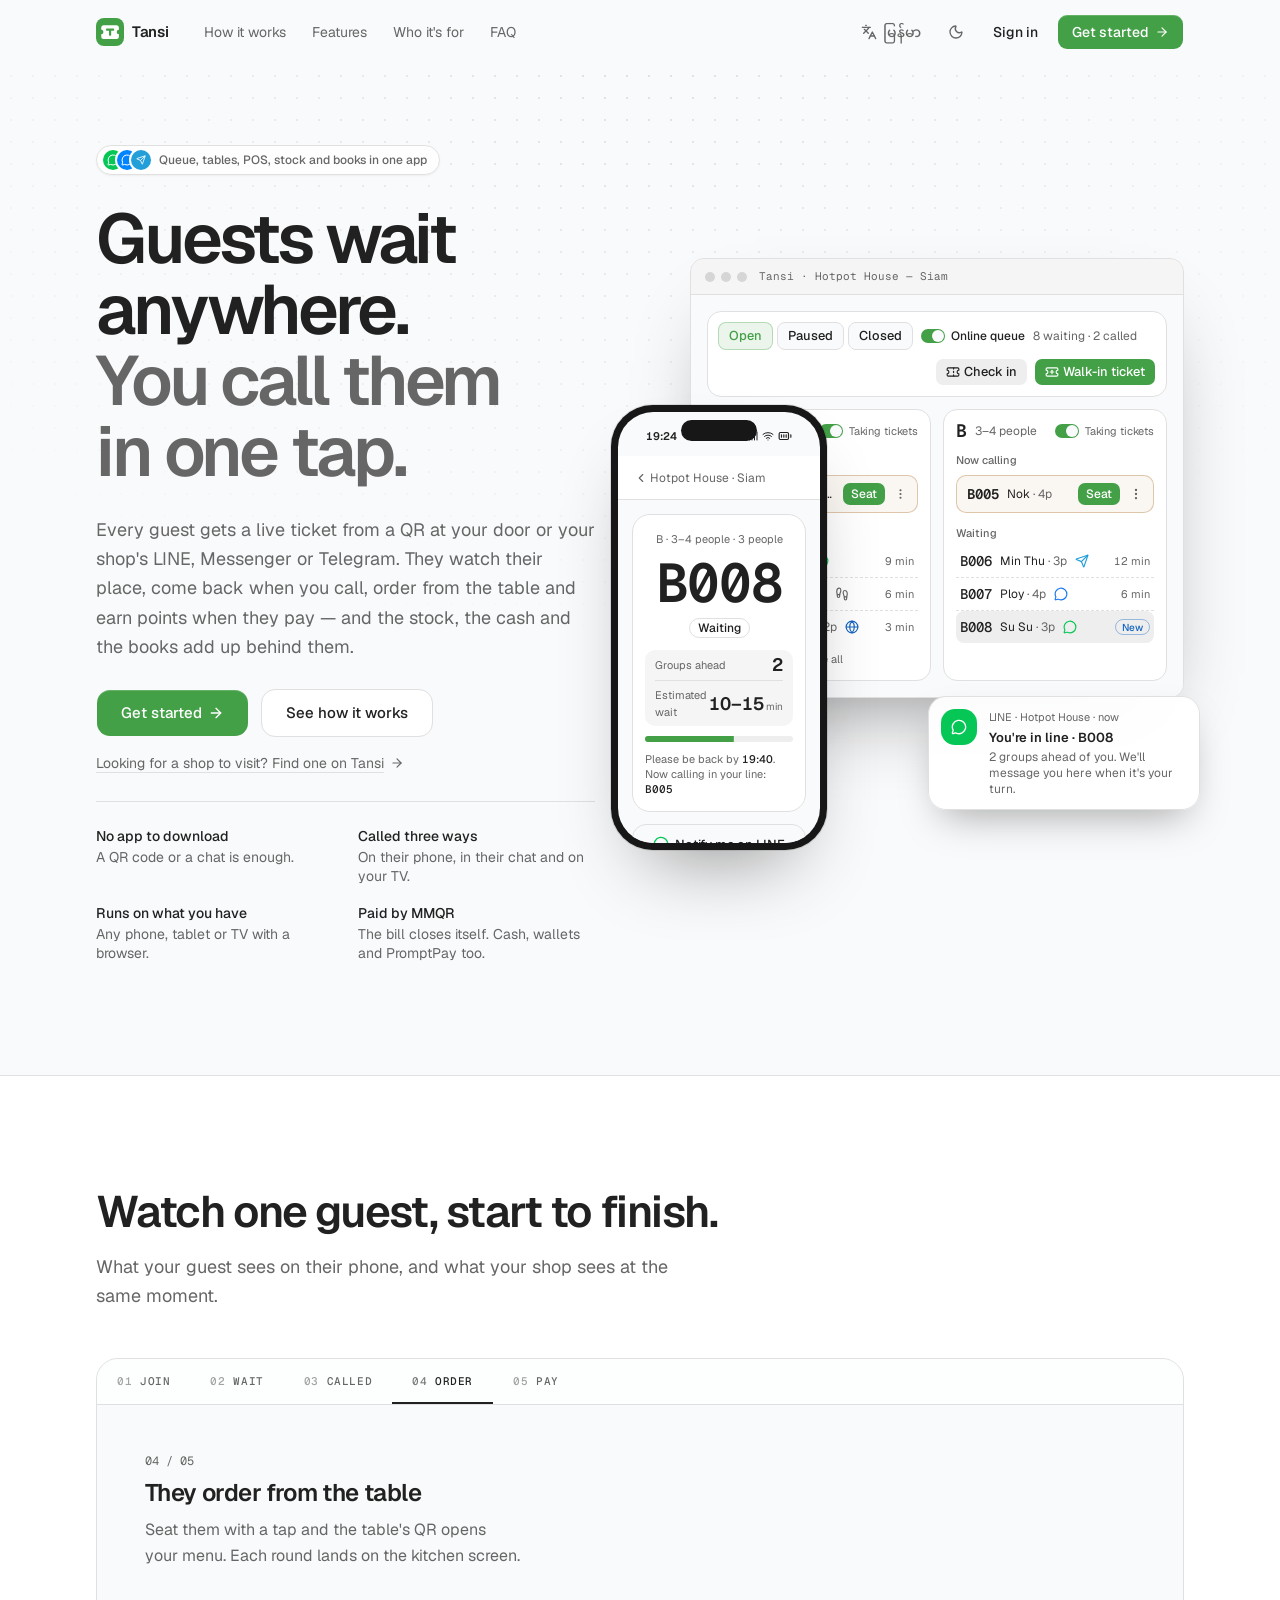
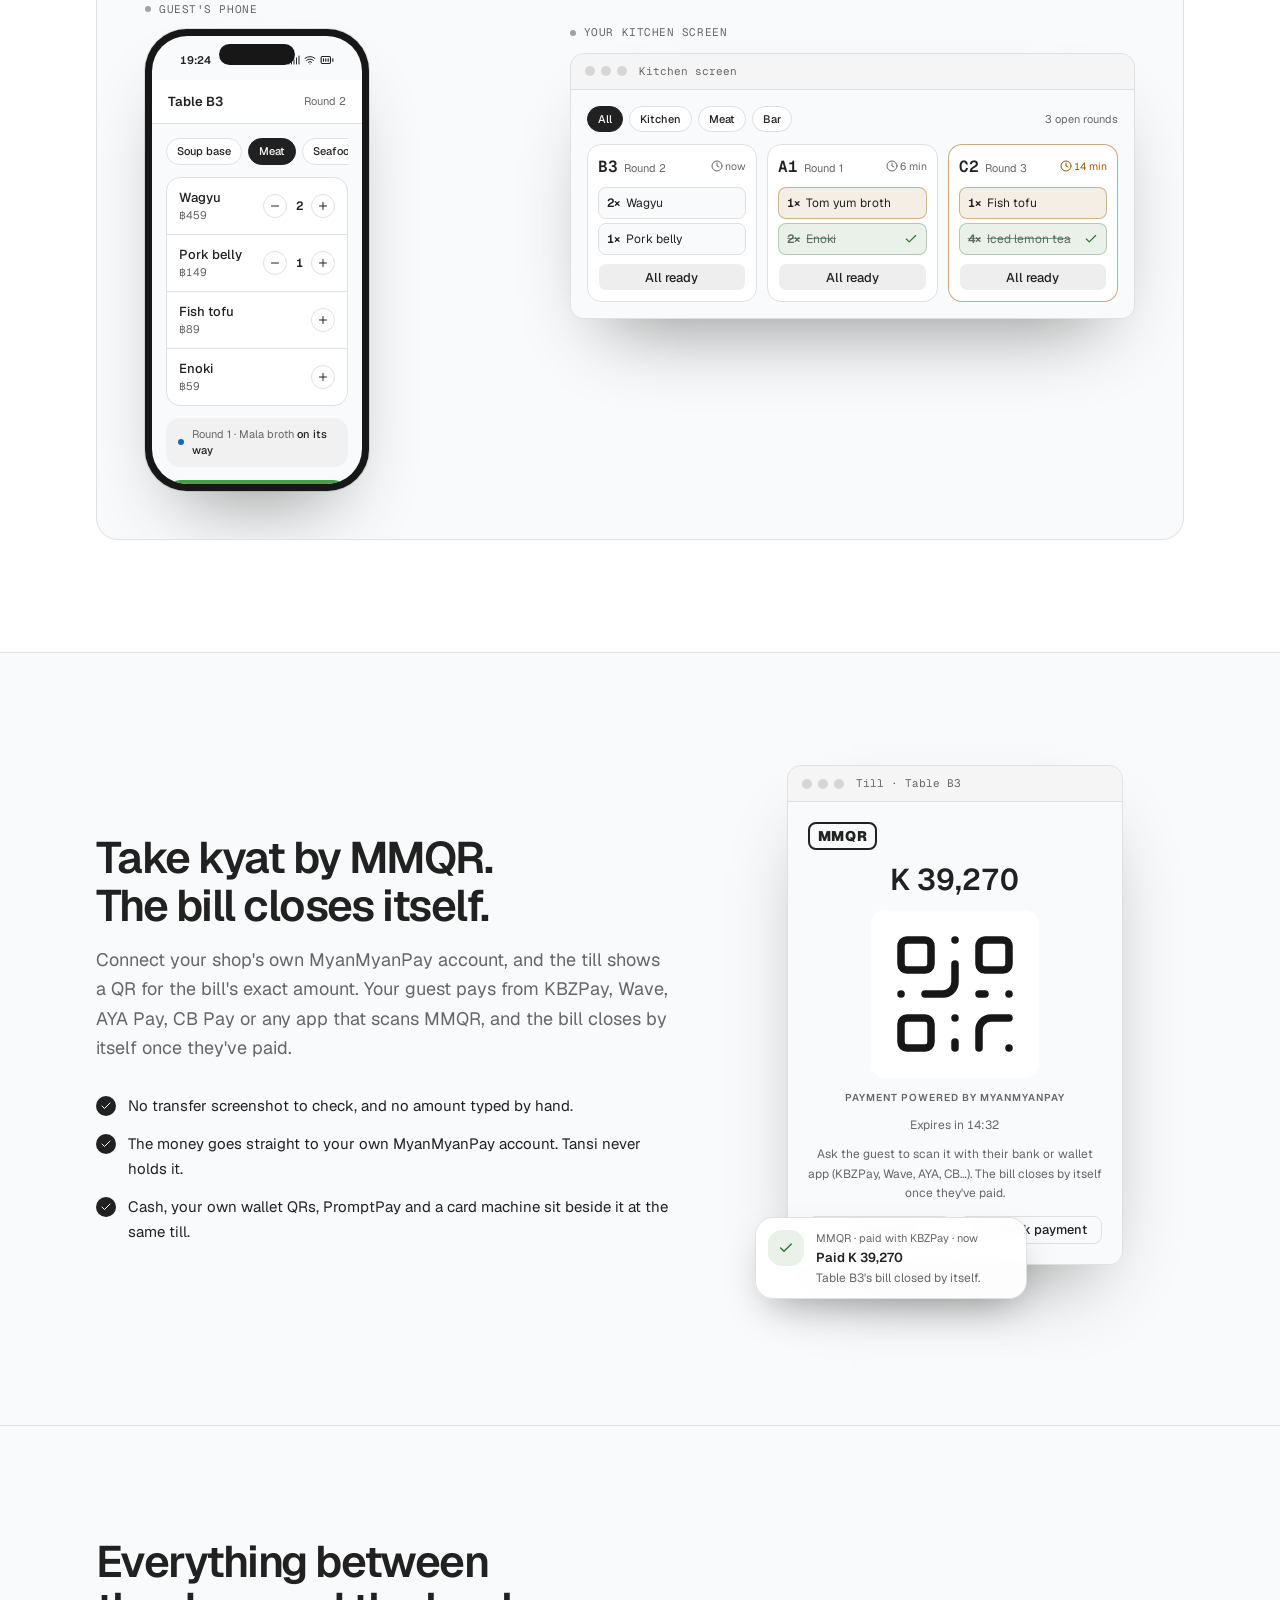
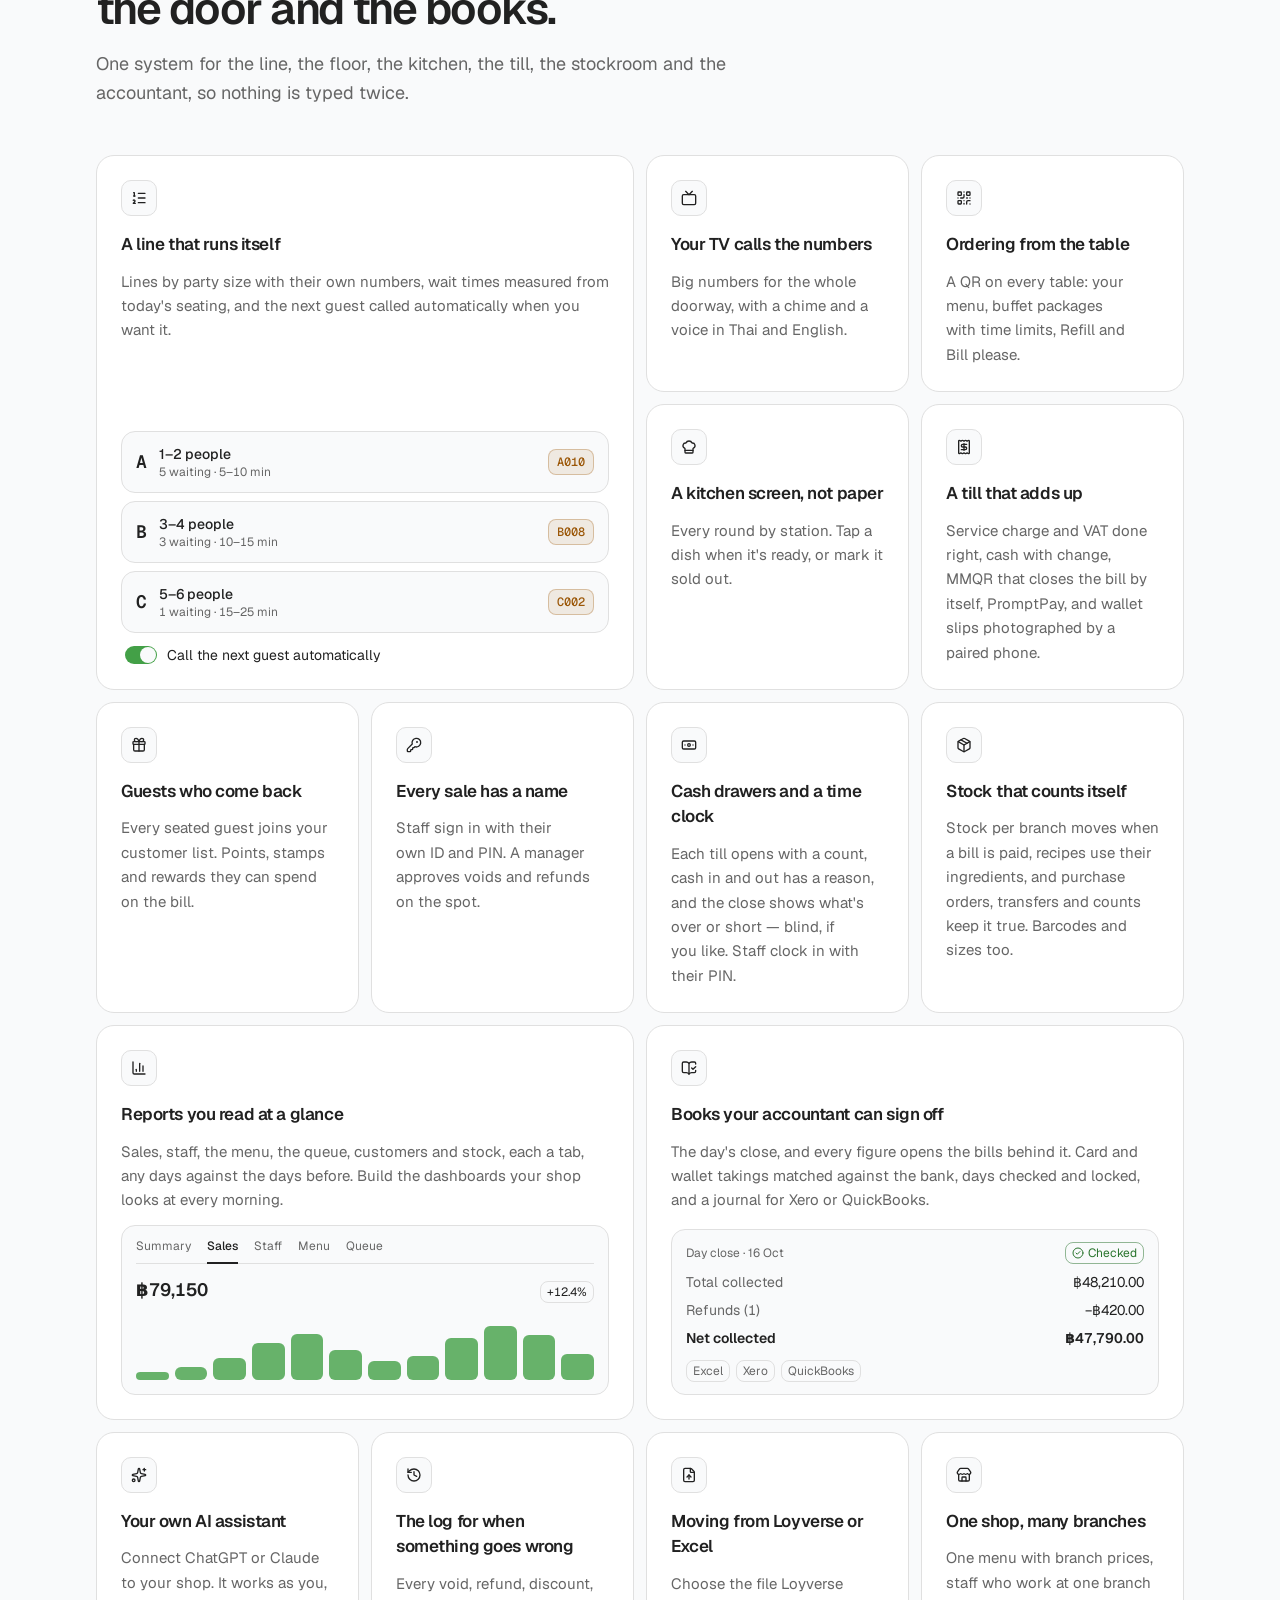
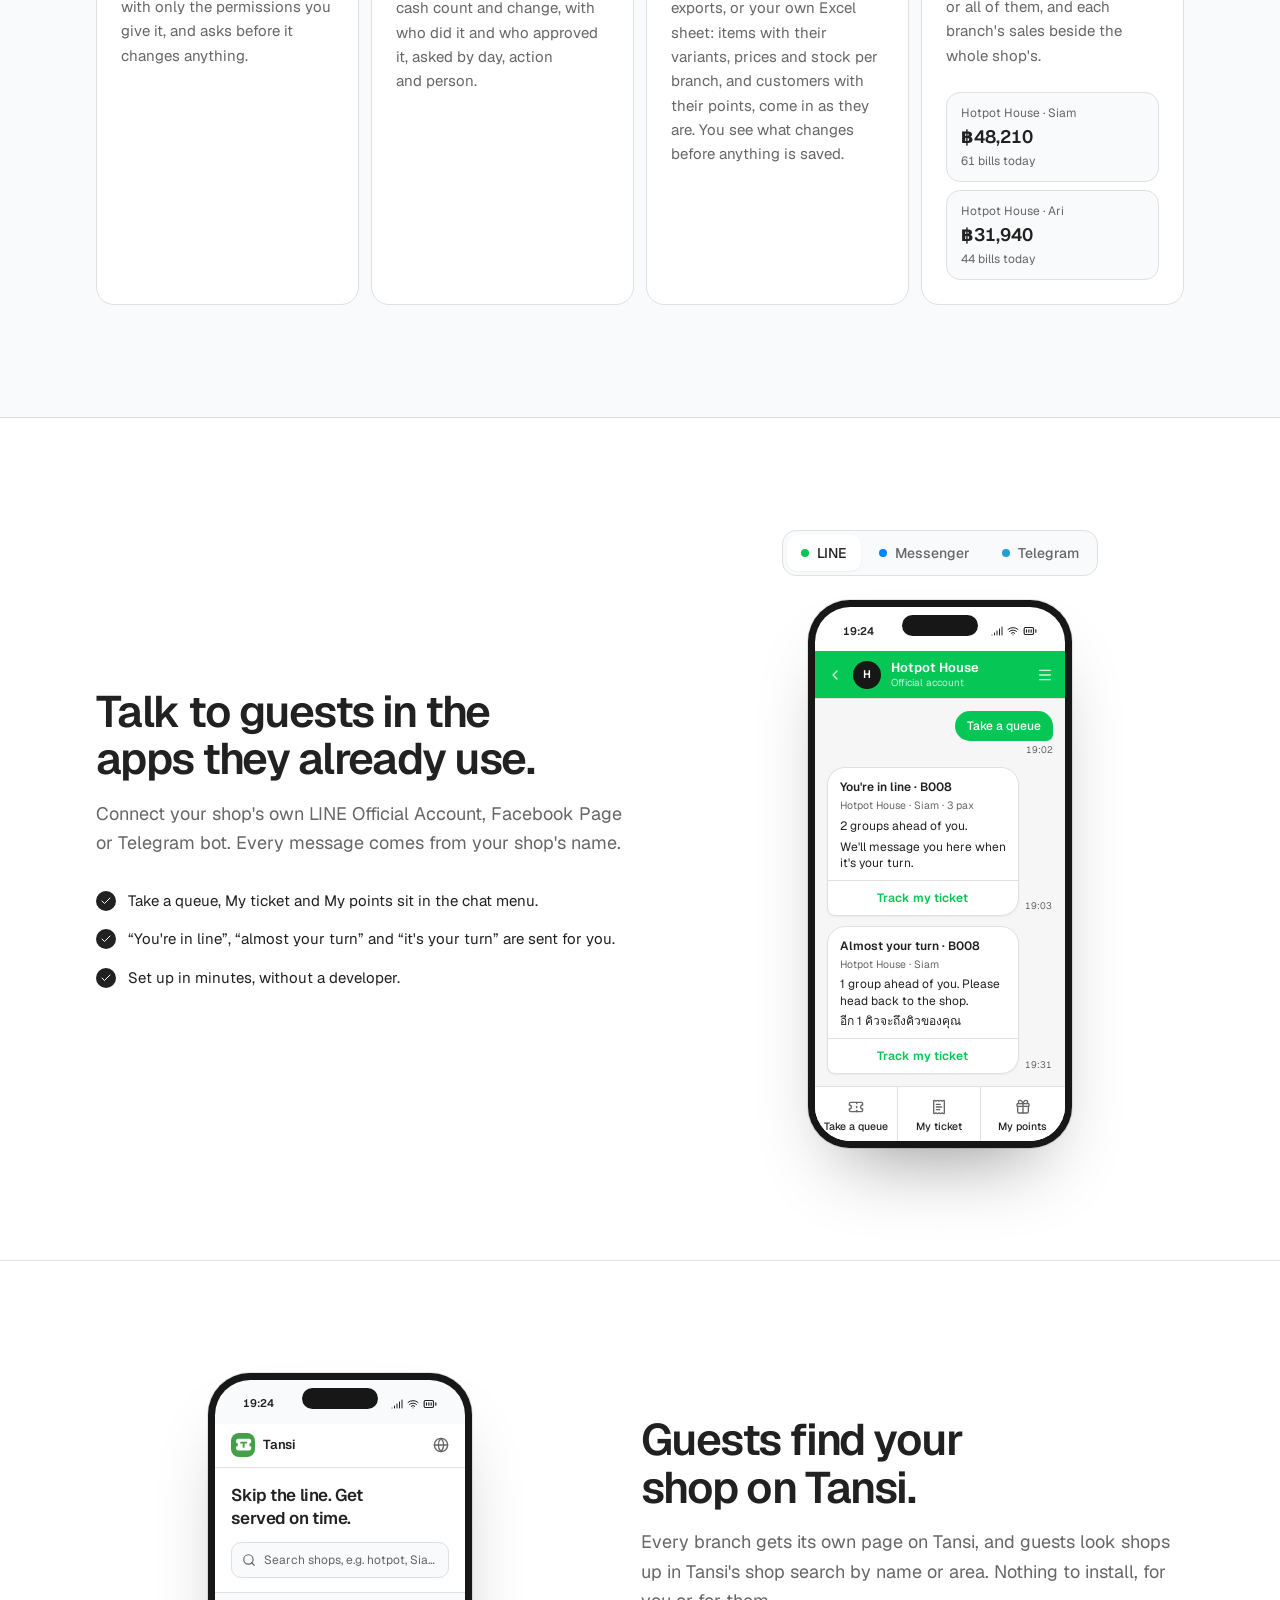
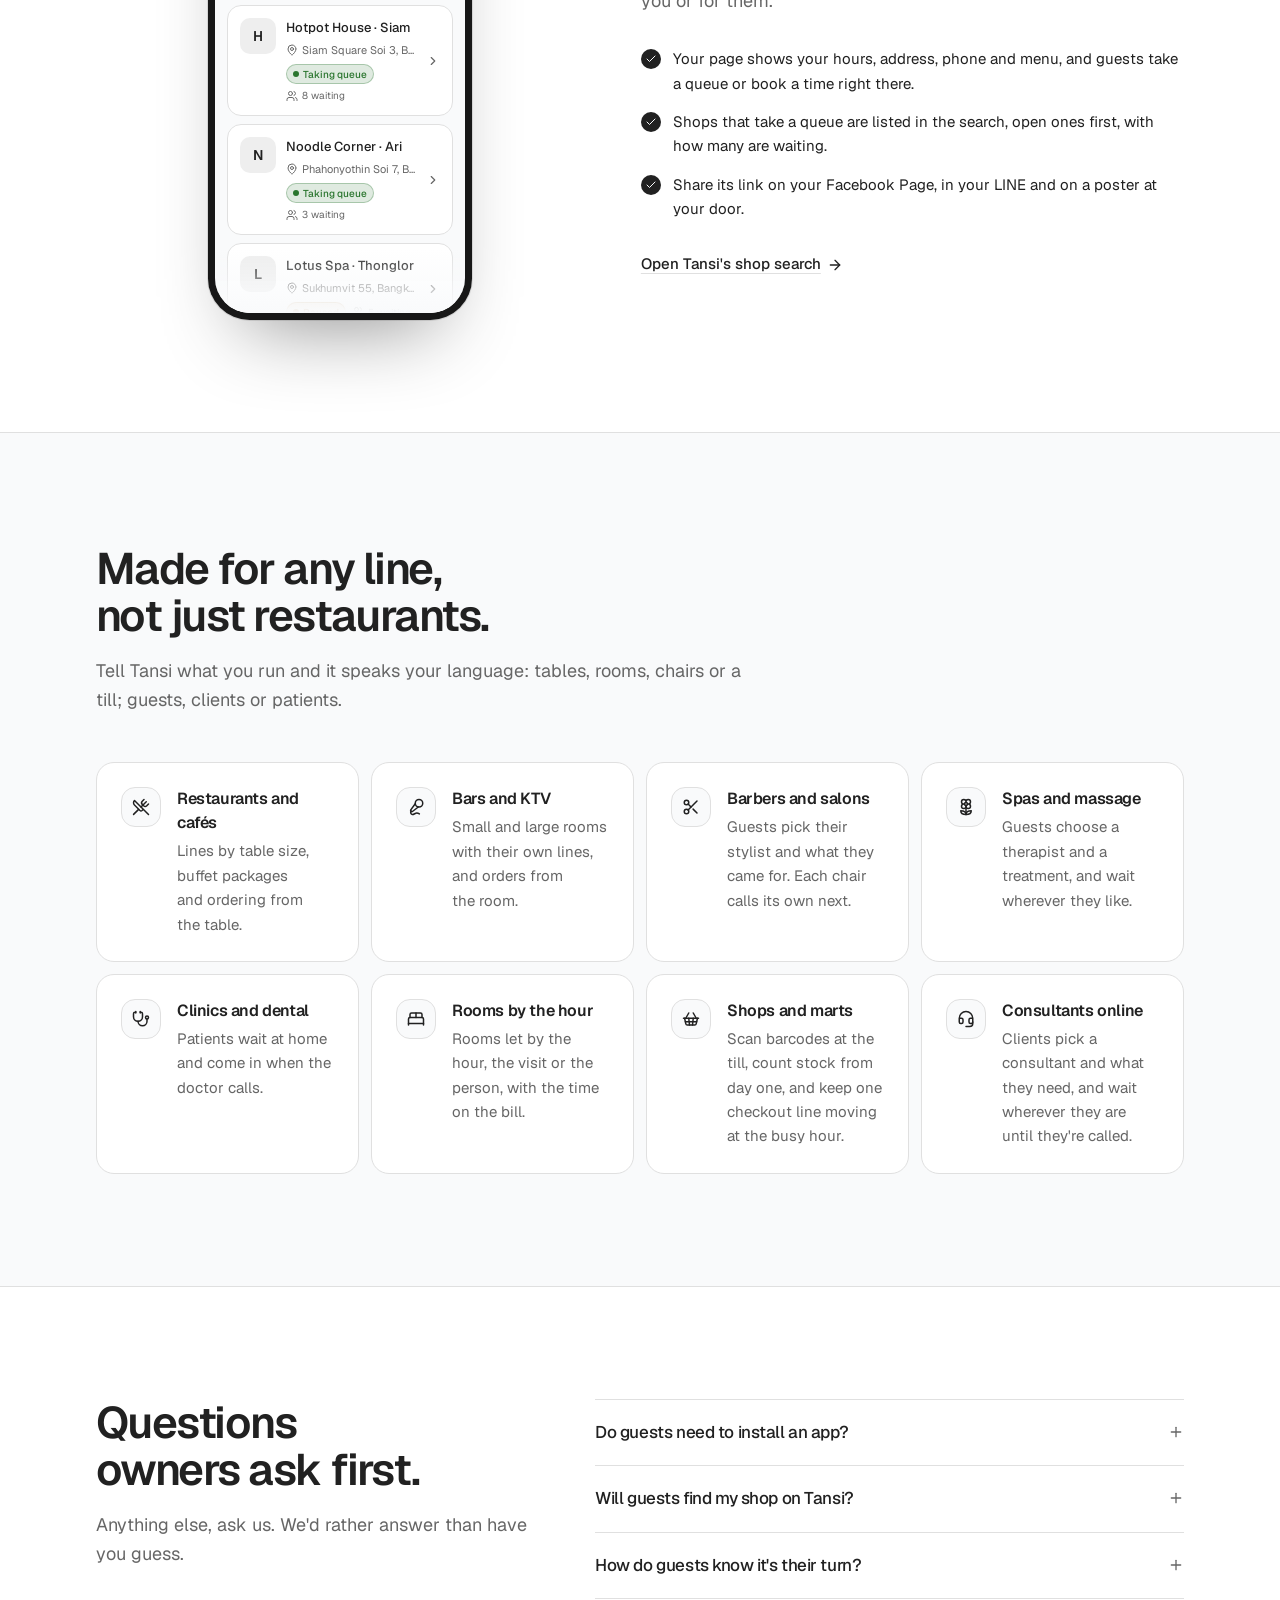
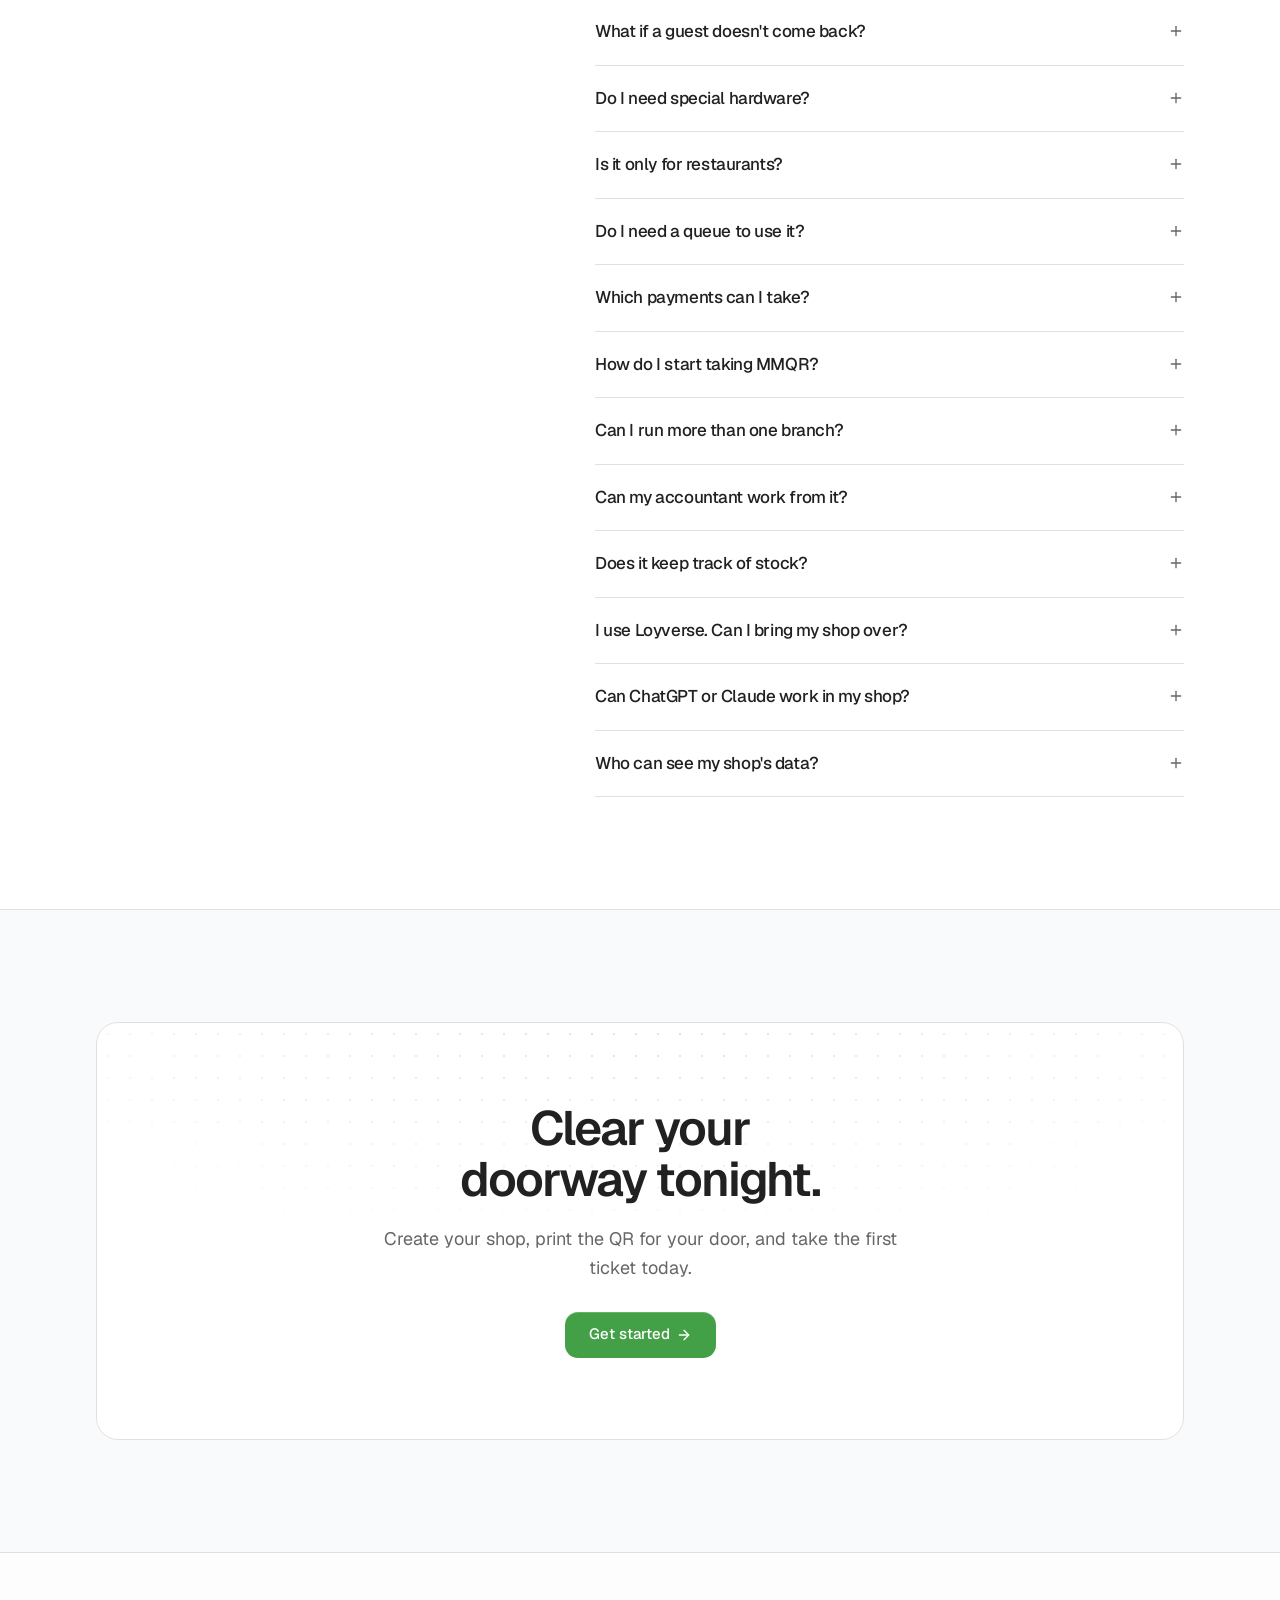
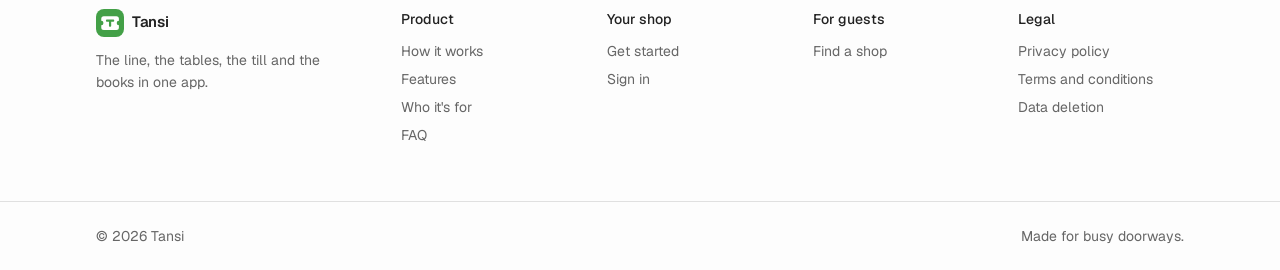
<file: index.html>
<!doctype html>
<html lang="en" class="font-sans antialiased">
  <head>
    <meta charset="UTF-8" />
    <meta name="viewport" content="width=device-width, initial-scale=1, viewport-fit=cover" />
    <title>Tansi — a live waiting list, table ordering, POS, stock and books for busy shops</title>
    <meta name="description" content="Give every guest a live ticket from a QR or your shop's LINE, Messenger or Telegram. Call them in one tap, take orders at the table, get paid by MMQR, PromptPay or cash, count your stock, close the day for your accountant and bring regulars back — in one app." />
    <meta name="robots" content="index, follow, max-image-preview:large, max-snippet:-1" />
    <link rel="canonical" href="https://tansi.store/" />
    <link rel="alternate" hreflang="en" href="https://tansi.store/" />
    <link rel="alternate" hreflang="my" href="https://tansi.store/my/" />
    <link rel="alternate" hreflang="x-default" href="https://tansi.store/" />
    <meta property="og:type" content="website" />
    <meta property="og:site_name" content="Tansi" />
    <meta property="og:locale" content="en_US" />
    <meta property="og:locale:alternate" content="my_MM" />
    <meta property="og:title" content="Tansi — a live waiting list, table ordering, POS, stock and books for busy shops" />
    <meta property="og:description" content="Give every guest a live ticket from a QR or your shop's LINE, Messenger or Telegram. Call them in one tap, take orders at the table, get paid by MMQR, PromptPay or cash, count your stock, close the day for your accountant and bring regulars back — in one app." />
    <meta property="og:url" content="https://tansi.store/" />
    <meta property="og:image" content="https://tansi.store/og.png" />
    <meta property="og:image:type" content="image/png" />
    <meta property="og:image:width" content="1200" />
    <meta property="og:image:height" content="630" />
    <meta property="og:image:alt" content="Guests wait anywhere. You call them in one tap. — Tansi" />
    <meta name="twitter:card" content="summary_large_image" />
    <meta name="twitter:title" content="Tansi — a live waiting list, table ordering, POS, stock and books for busy shops" />
    <meta name="twitter:description" content="Give every guest a live ticket from a QR or your shop's LINE, Messenger or Telegram. Call them in one tap, take orders at the table, get paid by MMQR, PromptPay or cash, count your stock, close the day for your accountant and bring regulars back — in one app." />
    <meta name="twitter:image" content="https://tansi.store/og.png" />
    <meta name="twitter:image:alt" content="Guests wait anywhere. You call them in one tap. — Tansi" />
    <script type="application/ld+json">{"@context":"https://schema.org","@graph":[{"@type":"Organization","@id":"https://tansi.store/#organization","name":"Tansi","alternateName":"တန်းစီ","url":"https://tansi.store/","logo":{"@type":"ImageObject","url":"https://tansi.store/icons/icon-512.png","width":512,"height":512},"sameAs":["https://app.tansi.store"]},{"@type":"WebSite","@id":"https://tansi.store/#website","name":"Tansi","alternateName":"တန်းစီ","url":"https://tansi.store/","inLanguage":["en","my"],"publisher":{"@id":"https://tansi.store/#organization"}},{"@type":"SoftwareApplication","name":"Tansi","url":"https://tansi.store/","inLanguage":"en","availableLanguage":["en","my"],"description":"Give every guest a live ticket from a QR or your shop's LINE, Messenger or Telegram. Call them in one tap, take orders at the table, get paid by MMQR, PromptPay or cash, count your stock, close the day for your accountant and bring regulars back — in one app.","applicationCategory":"BusinessApplication","applicationSubCategory":"Queue management, point of sale and loyalty","operatingSystem":"Web browser","image":"https://tansi.store/og.png","publisher":{"@id":"https://tansi.store/#organization"},"isPartOf":{"@id":"https://tansi.store/#website"},"featureList":["A line that runs itself","Your TV calls the numbers","Ordering from the table","A kitchen screen, not paper","A till that adds up","Guests who come back","Every sale has a name","Cash drawers and a time clock","Stock that counts itself","Reports you read at a glance","Books your accountant can sign off","Your own AI assistant","The log for when something goes wrong","Moving from Loyverse or Excel","One shop, many branches"]},{"@type":"FAQPage","inLanguage":"en","mainEntity":[{"@type":"Question","name":"Do guests need to install an app?","acceptedAnswer":{"@type":"Answer","text":"No. They scan your QR or use your shop's LINE, Messenger or Telegram, and the ticket opens in their phone's browser."}},{"@type":"Question","name":"Will guests find my shop on Tansi?","acceptedAnswer":{"@type":"Answer","text":"Yes. Every branch has its own page on Tansi with its hours, address and menu, and shops that take a queue are listed in Tansi's shop search, where guests look shops up by name or area. A shop that only uses the POS keeps its page but isn't listed."}},{"@type":"Question","name":"How do guests know it's their turn?","acceptedAnswer":{"@type":"Answer","text":"Their ticket page turns green, chimes and vibrates; a LINE or Telegram message arrives (Messenger inside its 24-hour window); and your TV shows the number and announces it."}},{"@type":"Question","name":"What if a guest doesn't come back?","acceptedAnswer":{"@type":"Answer","text":"After the minutes you choose, the ticket is skipped on its own. If they turn up later, staff put them back at the front in one tap."}},{"@type":"Question","name":"Do I need special hardware?","acceptedAnswer":{"@type":"Answer","text":"No. Any phone, tablet or computer with a browser runs it, and any TV with a browser shows the waiting list. A camera or a USB scanner for check-in is optional: staff can tap the guest's number instead."}},{"@type":"Question","name":"Is it only for restaurants?","acceptedAnswer":{"@type":"Answer","text":"No. Barbers, salons, spas, clinics, KTV, rooms let by the hour, shops and marts use it too: guests can pick their stylist or doctor, rooms can be charged by the hour, by the visit or by the person, and a mart scans barcodes at the till."}},{"@type":"Question","name":"Do I need a queue to use it?","acceptedAnswer":{"@type":"Answer","text":"No. Choose “No, just the POS” when you create your shop and Tansi is your till: your menu, bills at the table or the counter, payments, customers, rewards, stock and the books. Turn the queue on in Shop settings the day a line forms at your door."}},{"@type":"Question","name":"Which payments can I take?","acceptedAnswer":{"@type":"Answer","text":"Cash with change, MMQR, wallet apps such as KBZPay, WavePay, AYA Pay, CB Pay and TrueMoney, PromptPay QR, and cards on your own card machine. MMQR through your MyanMyanPay account closes the bill by itself once the guest pays. For another wallet, a paired phone photographs the guest's transfer, so the bill keeps its proof."}},{"@type":"Question","name":"How do I start taking MMQR?","acceptedAnswer":{"@type":"Answer","text":"Open a MyanMyanPay account for your shop, as a person or as a business, and create an application in their developer console. Paste its keys under Shop settings › Payments, and the till shows MMQR for every bill of K 1,000 or more; a smaller bill takes cash or your own wallet QR. MyanMyanPay approves your account before it takes real money, and what guests pay goes straight to that account: Tansi never holds it."}},{"@type":"Question","name":"Can I run more than one branch?","acceptedAnswer":{"@type":"Answer","text":"Yes. One shop holds every branch: a shared menu with branch prices, staff who work at one branch or all of them, and sales for each branch and the whole shop."}},{"@type":"Question","name":"Can my accountant work from it?","acceptedAnswer":{"@type":"Answer","text":"Yes. Each day closes with a Z report, every figure opens the bills behind it, a refund is booked on the day it's made so a closed day never changes, card and wallet takings are matched against the bank, and the books download as an Excel workbook or a journal file for Xero or QuickBooks."}},{"@type":"Question","name":"Does it keep track of stock?","acceptedAnswer":{"@type":"Answer","text":"If you switch it on. Stock is kept per branch and moves when a bill is paid; dishes made of ingredients use them; purchase orders, transfers between branches, counts and adjustments keep it true; and you see its value and your gross profit. A shop or mart counts stock from the start."}},{"@type":"Question","name":"I use Loyverse. Can I bring my shop over?","acceptedAnswer":{"@type":"Answer","text":"Yes. Export your items and your customers from Loyverse's Back Office and choose those files under Import in Tansi. Items come with their categories, variants, prices and costs, and the stock at each branch if you count stock; customers with their phone, email, points and visits. An Excel sheet works the same way, with a template to fill in. Tansi shows what it will add, update or leave out before anything is saved, and importing the same file again makes no copies. Loyverse's modifiers aren't brought yet."}},{"@type":"Question","name":"Can ChatGPT or Claude work in my shop?","acceptedAnswer":{"@type":"Answer","text":"Yes, as you and only as far as you allow: connect your own AI app, tick which of your permissions it gets, and it asks before it changes anything. Everything it does is in the activity log, and you can disconnect it any time."}},{"@type":"Question","name":"Who can see my shop's data?","acceptedAnswer":{"@type":"Answer","text":"Only your shop. Every shop's data is kept apart, chat app credentials are encrypted, staff see only what their role allows, and voids, refunds and other sensitive actions are recorded with who did them and who approved them."}}]}]}</script>
    <link rel="icon" href="/favicon.ico" sizes="any" />
    <link rel="icon" href="/icons/icon.svg" type="image/svg+xml" />
    <link rel="apple-touch-icon" href="/icons/apple-touch-icon.png" />
    <meta name="theme-color" content="#f3f3f3" />
    <script>
      // Before the first paint: a visitor who picked dark gets dark from the first frame. Light is the default,
      // as in the app.
      try {
        if (localStorage.getItem("queue-site-theme") === "dark") {
          document.documentElement.classList.add("dark")
          document.querySelector('meta[name="theme-color"]').setAttribute("content", "#141414")
        }
      } catch (e) {}
    </script>
    <script type="module" crossorigin src="/assets/index-qXSVw3oT.js"></script>
    <link rel="stylesheet" crossorigin href="/assets/index-B2XbIMvp.css">
  </head>
  <body>
    <div id="root" data-page="home" data-lang="en"><div id="top" class="flex min-h-svh flex-col"><a href="#main" class="sr-only z-50 rounded-md bg-foreground px-3 py-2 text-sm text-background focus:not-sr-only focus:fixed focus:top-3 focus:left-3">Skip to content</a><header class="sticky top-0 z-40 border-b border-transparent pt-[env(safe-area-inset-top)] transition-colors duration-200 data-[scrolled]:border-border data-[scrolled]:bg-background/80 data-[scrolled]:backdrop-blur-md"><div class="mx-auto flex h-16 w-full max-w-6xl items-center gap-6 px-5 sm:px-6 lg:px-8"><a href="#top" class="rounded-md outline-none focus-visible:ring-3 focus-visible:ring-ring/50"><span class="flex items-center gap-2 text-[15px] font-semibold tracking-tight"><span data-slot="brand-tile" class="flex size-7 shrink-0 items-center justify-center rounded-md bg-primary text-primary-foreground"><svg data-slot="brand-mark" viewBox="8 8 32 32" fill="currentColor" aria-hidden="true" class="size-[72%]"><path fill-rule="evenodd" d="M14 13h20a4 4 0 0 1 4 4v3.5a3.5 3.5 0 0 0 0 7V31a4 4 0 0 1-4 4H14a4 4 0 0 1-4-4v-3.5a3.5 3.5 0 0 0 0-7V17a4 4 0 0 1 4-4zM18.7 18.5h10.6a1.2 1.2 0 0 1 1.2 1.2v1.1a1.2 1.2 0 0 1-1.2 1.2h-3.55v6.8a1.2 1.2 0 0 1-1.2 1.2h-1.1a1.2 1.2 0 0 1-1.2-1.2V22H18.7a1.2 1.2 0 0 1-1.2-1.2v-1.1a1.2 1.2 0 0 1 1.2-1.2z"></path></svg></span>Tansi</span></a><nav aria-label="Sections" class="hidden items-center gap-0.5 lg:flex"><a href="#how" class="rounded-md px-3 py-2 text-sm whitespace-nowrap text-muted-foreground transition-colors outline-none hover:bg-muted hover:text-foreground focus-visible:ring-3 focus-visible:ring-ring/50">How it works</a><a href="#features" class="rounded-md px-3 py-2 text-sm whitespace-nowrap text-muted-foreground transition-colors outline-none hover:bg-muted hover:text-foreground focus-visible:ring-3 focus-visible:ring-ring/50">Features</a><a href="#businesses" class="rounded-md px-3 py-2 text-sm whitespace-nowrap text-muted-foreground transition-colors outline-none hover:bg-muted hover:text-foreground focus-visible:ring-3 focus-visible:ring-ring/50">Who it&#x27;s for</a><a href="#faq" class="rounded-md px-3 py-2 text-sm whitespace-nowrap text-muted-foreground transition-colors outline-none hover:bg-muted hover:text-foreground focus-visible:ring-3 focus-visible:ring-ring/50">FAQ</a></nav><div class="ml-auto flex items-center gap-1.5"><a href="/my/" hrefLang="my" lang="my" aria-label="Language: မြန်မာ" data-slot="button" data-variant="ghost" data-size="default" class="group/button inline-flex shrink-0 items-center justify-center rounded-lg border border-transparent bg-clip-padding font-medium whitespace-nowrap transition-all outline-none select-none focus-visible:border-ring focus-visible:ring-3 focus-visible:ring-ring/50 active:not-aria-[haspopup]:translate-y-px disabled:pointer-events-none disabled:opacity-50 aria-invalid:border-destructive aria-invalid:ring-3 aria-invalid:ring-destructive/20 dark:aria-invalid:border-destructive/50 dark:aria-invalid:ring-destructive/40 [&amp;_svg]:pointer-events-none [&amp;_svg]:shrink-0 [&amp;_svg:not([class*=&#x27;size-&#x27;])]:size-4 hover:bg-muted hover:text-foreground aria-expanded:bg-muted aria-expanded:text-foreground dark:hover:bg-muted/50 has-data-[icon=inline-end]:pr-2 has-data-[icon=inline-start]:pl-2 h-9 gap-1.5 px-2.5 text-sm text-muted-foreground"><svg xmlns="http://www.w3.org/2000/svg" width="24" height="24" viewBox="0 0 24 24" fill="none" stroke="currentColor" stroke-width="2" stroke-linecap="round" stroke-linejoin="round" class="lucide lucide-languages" aria-hidden="true"><path d="m5 8 6 6"></path><path d="m4 14 6-6 2-3"></path><path d="M2 5h12"></path><path d="M7 2h1"></path><path d="m22 22-5-10-5 10"></path><path d="M14 18h6"></path></svg>မြန်မာ</a><button data-slot="button" data-variant="ghost" data-size="icon" class="group/button inline-flex shrink-0 items-center justify-center rounded-lg border border-transparent bg-clip-padding text-sm font-medium whitespace-nowrap transition-all outline-none select-none focus-visible:border-ring focus-visible:ring-3 focus-visible:ring-ring/50 active:not-aria-[haspopup]:translate-y-px disabled:pointer-events-none disabled:opacity-50 aria-invalid:border-destructive aria-invalid:ring-3 aria-invalid:ring-destructive/20 dark:aria-invalid:border-destructive/50 dark:aria-invalid:ring-destructive/40 [&amp;_svg]:pointer-events-none [&amp;_svg]:shrink-0 [&amp;_svg:not([class*=&#x27;size-&#x27;])]:size-4 hover:bg-muted hover:text-foreground aria-expanded:bg-muted aria-expanded:text-foreground dark:hover:bg-muted/50 size-9 text-muted-foreground" aria-pressed="false"><svg xmlns="http://www.w3.org/2000/svg" width="24" height="24" viewBox="0 0 24 24" fill="none" stroke="currentColor" stroke-width="2" stroke-linecap="round" stroke-linejoin="round" class="lucide lucide-moon dark:hidden" aria-hidden="true"><path d="M20.985 12.486a9 9 0 1 1-9.473-9.472c.405-.022.617.46.402.803a6 6 0 0 0 8.268 8.268c.344-.215.825-.004.803.401"></path></svg><svg xmlns="http://www.w3.org/2000/svg" width="24" height="24" viewBox="0 0 24 24" fill="none" stroke="currentColor" stroke-width="2" stroke-linecap="round" stroke-linejoin="round" class="lucide lucide-sun hidden dark:block" aria-hidden="true"><circle cx="12" cy="12" r="4"></circle><path d="M12 2v2"></path><path d="M12 20v2"></path><path d="m4.93 4.93 1.41 1.41"></path><path d="m17.66 17.66 1.41 1.41"></path><path d="M2 12h2"></path><path d="M20 12h2"></path><path d="m6.34 17.66-1.41 1.41"></path><path d="m19.07 4.93-1.41 1.41"></path></svg><span class="sr-only">Dark theme</span></button><a href="https://app.tansi.store/login?next=%2Fdashboard" data-slot="button" data-variant="ghost" data-size="default" class="group/button shrink-0 items-center justify-center rounded-lg border border-transparent bg-clip-padding font-medium whitespace-nowrap transition-all outline-none select-none focus-visible:border-ring focus-visible:ring-3 focus-visible:ring-ring/50 active:not-aria-[haspopup]:translate-y-px disabled:pointer-events-none disabled:opacity-50 aria-invalid:border-destructive aria-invalid:ring-3 aria-invalid:ring-destructive/20 dark:aria-invalid:border-destructive/50 dark:aria-invalid:ring-destructive/40 [&amp;_svg]:pointer-events-none [&amp;_svg]:shrink-0 [&amp;_svg:not([class*=&#x27;size-&#x27;])]:size-4 hover:bg-muted hover:text-foreground aria-expanded:bg-muted aria-expanded:text-foreground dark:hover:bg-muted/50 gap-1.5 has-data-[icon=inline-end]:pr-2 has-data-[icon=inline-start]:pl-2 hidden h-9 px-3 text-sm sm:inline-flex">Sign in</a><a href="https://app.tansi.store/login?next=%2Fdashboard" data-slot="button" data-variant="default" data-size="default" class="group/button shrink-0 items-center justify-center border border-transparent bg-clip-padding font-medium whitespace-nowrap transition-all outline-none select-none focus-visible:border-ring focus-visible:ring-3 focus-visible:ring-ring/50 active:not-aria-[haspopup]:translate-y-px disabled:pointer-events-none disabled:opacity-50 aria-invalid:border-destructive aria-invalid:ring-3 aria-invalid:ring-destructive/20 dark:aria-invalid:border-destructive/50 dark:aria-invalid:ring-destructive/40 [&amp;_svg]:pointer-events-none [&amp;_svg]:shrink-0 [&amp;_svg:not([class*=&#x27;size-&#x27;])]:size-4 bg-primary text-primary-foreground hover:bg-primary/80 has-data-[icon=inline-end]:pr-2 has-data-[icon=inline-start]:pl-2 gap-1.5 shadow-[inset_0_1px_0_rgb(255_255_255/0.18)] h-9 rounded-lg px-3.5 text-sm hidden sm:inline-flex">Get started<svg xmlns="http://www.w3.org/2000/svg" width="24" height="24" viewBox="0 0 24 24" fill="none" stroke="currentColor" stroke-width="2" stroke-linecap="round" stroke-linejoin="round" class="lucide lucide-arrow-right size-3.5" aria-hidden="true"><path d="M5 12h14"></path><path d="m12 5 7 7-7 7"></path></svg></a><button data-slot="sheet-trigger" data-variant="outline" data-size="icon" class="group/button inline-flex shrink-0 items-center justify-center rounded-lg border bg-clip-padding text-sm font-medium whitespace-nowrap transition-all outline-none select-none focus-visible:border-ring focus-visible:ring-3 focus-visible:ring-ring/50 active:not-aria-[haspopup]:translate-y-px disabled:pointer-events-none disabled:opacity-50 aria-invalid:border-destructive aria-invalid:ring-3 aria-invalid:ring-destructive/20 dark:aria-invalid:border-destructive/50 dark:aria-invalid:ring-destructive/40 [&amp;_svg]:pointer-events-none [&amp;_svg]:shrink-0 [&amp;_svg:not([class*=&#x27;size-&#x27;])]:size-4 border-border bg-background hover:bg-muted hover:text-foreground aria-expanded:bg-muted aria-expanded:text-foreground dark:border-input dark:bg-input/30 dark:hover:bg-input/50 size-9 lg:hidden" aria-label="Menu" type="button" aria-haspopup="dialog" aria-expanded="false" data-state="closed"><svg xmlns="http://www.w3.org/2000/svg" width="24" height="24" viewBox="0 0 24 24" fill="none" stroke="currentColor" stroke-width="2" stroke-linecap="round" stroke-linejoin="round" class="lucide lucide-menu" aria-hidden="true"><path d="M4 5h16"></path><path d="M4 12h16"></path><path d="M4 19h16"></path></svg></button></div></div></header><main id="main" class="flex-1"><section class="relative overflow-hidden"><div aria-hidden="true" class="pointer-events-none absolute inset-0 bg-[radial-gradient(var(--border)_1px,transparent_1px)] [background-size:22px_22px] [mask-image:radial-gradient(ellipse_70%_60%_at_50%_0%,black,transparent)] "></div><div class="mx-auto w-full max-w-6xl px-5 sm:px-6 lg:px-8 relative grid items-center gap-16 pt-10 pb-20 sm:pt-14 lg:grid-cols-[minmax(0,1fr)_minmax(0,1.1fr)] lg:gap-10 lg:pt-20 lg:pb-28"><div class="flex flex-col items-start gap-7"><span class="inline-flex items-center gap-2 rounded-full border bg-card/80 py-1 pr-3 pl-1.5 text-xs font-medium text-muted-foreground shadow-xs backdrop-blur"><span class="flex -space-x-1.5" aria-hidden="true"><span class="flex size-5 items-center justify-center rounded-full bg-[#06C755] text-white ring-2 ring-card"><svg xmlns="http://www.w3.org/2000/svg" width="24" height="24" viewBox="0 0 24 24" fill="none" stroke="currentColor" stroke-width="2" stroke-linecap="round" stroke-linejoin="round" class="lucide lucide-message-circle size-3" aria-hidden="true"><path d="M2.992 16.342a2 2 0 0 1 .094 1.167l-1.065 3.29a1 1 0 0 0 1.236 1.168l3.413-.998a2 2 0 0 1 1.099.092 10 10 0 1 0-4.777-4.719"></path></svg></span><span class="flex size-5 items-center justify-center rounded-full bg-[#0084FF] text-white ring-2 ring-card"><svg xmlns="http://www.w3.org/2000/svg" width="24" height="24" viewBox="0 0 24 24" fill="none" stroke="currentColor" stroke-width="2" stroke-linecap="round" stroke-linejoin="round" class="lucide lucide-message-circle size-3" aria-hidden="true"><path d="M2.992 16.342a2 2 0 0 1 .094 1.167l-1.065 3.29a1 1 0 0 0 1.236 1.168l3.413-.998a2 2 0 0 1 1.099.092 10 10 0 1 0-4.777-4.719"></path></svg></span><span class="flex size-5 items-center justify-center rounded-full bg-[#229ED9] text-white ring-2 ring-card"><svg xmlns="http://www.w3.org/2000/svg" width="24" height="24" viewBox="0 0 24 24" fill="none" stroke="currentColor" stroke-width="2" stroke-linecap="round" stroke-linejoin="round" class="lucide lucide-send size-2.5" aria-hidden="true"><path d="M14.536 21.686a.5.5 0 0 0 .937-.024l6.5-19a.496.496 0 0 0-.635-.635l-19 6.5a.5.5 0 0 0-.024.937l7.93 3.18a2 2 0 0 1 1.112 1.11z"></path><path d="m21.854 2.147-10.94 10.939"></path></svg></span></span>Queue, tables, POS, stock and books in one app</span><h1 class="text-[clamp(2.5rem,6.2vw,4.35rem)] leading-[1.02] font-semibold tracking-[-0.045em] text-balance"><span class="block">Guests wait anywhere.</span><span class="block text-muted-foreground">You call them in one tap.</span></h1><p class="max-w-[34rem] text-[17px] leading-relaxed text-pretty text-muted-foreground sm:text-lg">Every guest gets a live ticket from a QR at your door or your shop&#x27;s LINE, Messenger or Telegram. They watch their place, come back when you call, order from the table and earn points when they pay — and the stock, the cash and the books add up behind them.</p><div class="flex flex-col items-start gap-4"><div class="flex flex-wrap gap-3"><a href="https://app.tansi.store/login?next=%2Fdashboard" data-slot="button" data-variant="default" data-size="default" class="group/button inline-flex shrink-0 items-center justify-center border border-transparent bg-clip-padding font-medium whitespace-nowrap transition-all outline-none select-none focus-visible:border-ring focus-visible:ring-3 focus-visible:ring-ring/50 active:not-aria-[haspopup]:translate-y-px disabled:pointer-events-none disabled:opacity-50 aria-invalid:border-destructive aria-invalid:ring-3 aria-invalid:ring-destructive/20 dark:aria-invalid:border-destructive/50 dark:aria-invalid:ring-destructive/40 [&amp;_svg]:pointer-events-none [&amp;_svg]:shrink-0 [&amp;_svg:not([class*=&#x27;size-&#x27;])]:size-4 bg-primary text-primary-foreground hover:bg-primary/80 has-data-[icon=inline-end]:pr-2 has-data-[icon=inline-start]:pl-2 gap-1.5 shadow-[inset_0_1px_0_rgb(255_255_255/0.18)] h-12 rounded-xl px-6 text-[15px]">Get started<svg xmlns="http://www.w3.org/2000/svg" width="24" height="24" viewBox="0 0 24 24" fill="none" stroke="currentColor" stroke-width="2" stroke-linecap="round" stroke-linejoin="round" class="lucide lucide-arrow-right size-4" aria-hidden="true"><path d="M5 12h14"></path><path d="m12 5 7 7-7 7"></path></svg></a><a href="#how" data-slot="button" data-variant="outline" data-size="default" class="group/button inline-flex shrink-0 items-center justify-center border bg-clip-padding font-medium whitespace-nowrap transition-all outline-none select-none focus-visible:border-ring focus-visible:ring-3 focus-visible:ring-ring/50 active:not-aria-[haspopup]:translate-y-px disabled:pointer-events-none disabled:opacity-50 aria-invalid:border-destructive aria-invalid:ring-3 aria-invalid:ring-destructive/20 dark:aria-invalid:border-destructive/50 dark:aria-invalid:ring-destructive/40 [&amp;_svg]:pointer-events-none [&amp;_svg]:shrink-0 [&amp;_svg:not([class*=&#x27;size-&#x27;])]:size-4 border-border hover:bg-muted hover:text-foreground aria-expanded:bg-muted aria-expanded:text-foreground dark:border-input dark:hover:bg-input/50 gap-1.5 has-data-[icon=inline-end]:pr-2 has-data-[icon=inline-start]:pl-2 h-12 rounded-xl bg-card px-6 text-[15px] dark:bg-card">See how it works</a></div><a href="https://app.tansi.store/" class="flex items-center gap-1.5 text-sm text-muted-foreground underline decoration-border underline-offset-4 transition-colors hover:text-foreground hover:decoration-foreground">Looking for a shop to visit? Find one on Tansi<svg xmlns="http://www.w3.org/2000/svg" width="24" height="24" viewBox="0 0 24 24" fill="none" stroke="currentColor" stroke-width="2" stroke-linecap="round" stroke-linejoin="round" class="lucide lucide-arrow-right size-3.5" aria-hidden="true"><path d="M5 12h14"></path><path d="m12 5 7 7-7 7"></path></svg></a></div><dl class="grid w-full max-w-lg grid-cols-2 gap-x-6 gap-y-4 border-t pt-6"><div class="flex flex-col gap-0.5"><dt class="text-sm font-medium">No app to download</dt><dd class="text-sm leading-snug text-muted-foreground">A QR code or a chat is enough.</dd></div><div class="flex flex-col gap-0.5"><dt class="text-sm font-medium">Called three ways</dt><dd class="text-sm leading-snug text-muted-foreground">On their phone, in their chat and on your TV.</dd></div><div class="flex flex-col gap-0.5"><dt class="text-sm font-medium">Runs on what you have</dt><dd class="text-sm leading-snug text-muted-foreground">Any phone, tablet or TV with a browser.</dd></div><div class="flex flex-col gap-0.5"><dt class="text-sm font-medium">Paid by MMQR</dt><dd class="text-sm leading-snug text-muted-foreground">The bill closes itself. Cash, wallets and PromptPay too.</dd></div></dl></div><div class="relative mx-auto flex w-full max-w-[38rem] flex-col items-center sm:block sm:h-[37rem] lg:mx-0 lg:max-w-none"><div aria-hidden="true" inert="" class="flex-col overflow-hidden rounded-xl border bg-card select-none shadow-[0_40px_80px_-36px_rgb(0_0_0/0.45)] dark:shadow-[0_40px_80px_-36px_rgb(0_0_0/0.9)] absolute top-0 right-0 hidden w-[90%] sm:flex"><div class="flex h-9 shrink-0 items-center gap-3 border-b bg-muted/60 px-3.5"><span class="flex gap-1.5"><span class="size-2.5 rounded-full bg-foreground/15"></span><span class="size-2.5 rounded-full bg-foreground/15"></span><span class="size-2.5 rounded-full bg-foreground/15"></span></span><span class="truncate font-mono text-[11px] text-muted-foreground">Tansi · Hotpot House — Siam</span></div><div class="flex min-h-0 flex-1 flex-col"><div class="@container flex flex-col gap-3 bg-background p-3 sm:p-4"><div class="flex flex-wrap items-center gap-2 rounded-xl border bg-card p-2.5"><div class="flex gap-1"><button data-slot="button" data-variant="outline" data-size="sm" class="group/button inline-flex shrink-0 items-center justify-center border bg-clip-padding font-medium whitespace-nowrap transition-all outline-none select-none focus-visible:border-ring focus-visible:ring-3 focus-visible:ring-ring/50 active:not-aria-[haspopup]:translate-y-px disabled:pointer-events-none disabled:opacity-50 aria-invalid:border-destructive aria-invalid:ring-3 aria-invalid:ring-destructive/20 dark:aria-invalid:border-destructive/50 dark:aria-invalid:ring-destructive/40 [&amp;_svg]:pointer-events-none [&amp;_svg]:shrink-0 hover:text-foreground aria-expanded:bg-muted aria-expanded:text-foreground dark:border-input dark:bg-input/30 dark:hover:bg-input/50 h-7 gap-1 rounded-[min(var(--radius-md),12px)] px-2.5 text-[0.8rem] in-data-[slot=button-group]:rounded-lg has-data-[icon=inline-end]:pr-1.5 has-data-[icon=inline-start]:pl-1.5 [&amp;_svg:not([class*=&#x27;size-&#x27;])]:size-3.5 border-primary/40 bg-primary/10 text-primary hover:bg-primary/10">Open</button><button data-slot="button" data-variant="outline" data-size="sm" class="group/button inline-flex shrink-0 items-center justify-center border bg-clip-padding font-medium whitespace-nowrap transition-all outline-none select-none focus-visible:border-ring focus-visible:ring-3 focus-visible:ring-ring/50 active:not-aria-[haspopup]:translate-y-px disabled:pointer-events-none disabled:opacity-50 aria-invalid:border-destructive aria-invalid:ring-3 aria-invalid:ring-destructive/20 dark:aria-invalid:border-destructive/50 dark:aria-invalid:ring-destructive/40 [&amp;_svg]:pointer-events-none [&amp;_svg]:shrink-0 border-border bg-background hover:bg-muted hover:text-foreground aria-expanded:bg-muted aria-expanded:text-foreground dark:border-input dark:bg-input/30 dark:hover:bg-input/50 h-7 gap-1 rounded-[min(var(--radius-md),12px)] px-2.5 text-[0.8rem] in-data-[slot=button-group]:rounded-lg has-data-[icon=inline-end]:pr-1.5 has-data-[icon=inline-start]:pl-1.5 [&amp;_svg:not([class*=&#x27;size-&#x27;])]:size-3.5">Paused</button><button data-slot="button" data-variant="outline" data-size="sm" class="group/button shrink-0 items-center justify-center border bg-clip-padding font-medium whitespace-nowrap transition-all outline-none select-none focus-visible:border-ring focus-visible:ring-3 focus-visible:ring-ring/50 active:not-aria-[haspopup]:translate-y-px disabled:pointer-events-none disabled:opacity-50 aria-invalid:border-destructive aria-invalid:ring-3 aria-invalid:ring-destructive/20 dark:aria-invalid:border-destructive/50 dark:aria-invalid:ring-destructive/40 [&amp;_svg]:pointer-events-none [&amp;_svg]:shrink-0 border-border bg-background hover:bg-muted hover:text-foreground aria-expanded:bg-muted aria-expanded:text-foreground dark:border-input dark:bg-input/30 dark:hover:bg-input/50 h-7 gap-1 rounded-[min(var(--radius-md),12px)] px-2.5 text-[0.8rem] in-data-[slot=button-group]:rounded-lg has-data-[icon=inline-end]:pr-1.5 has-data-[icon=inline-start]:pl-1.5 [&amp;_svg:not([class*=&#x27;size-&#x27;])]:size-3.5 hidden sm:inline-flex">Closed</button></div><span class="flex items-center gap-1.5 text-xs font-medium"><button type="button" role="switch" aria-checked="true" data-state="checked" value="on" data-slot="switch" data-size="sm" class="peer group/switch relative inline-flex shrink-0 items-center rounded-full border border-transparent transition-all outline-none group-has-[:focus-visible]/field-label:border-transparent group-has-[:focus-visible]/field-label:ring-0 after:absolute after:-inset-x-3 after:-inset-y-2 focus-visible:border-ring focus-visible:ring-3 focus-visible:ring-ring/50 aria-invalid:border-destructive aria-invalid:ring-3 aria-invalid:ring-destructive/20 data-[size=default]:h-[18.4px] data-[size=default]:w-[32px] data-[size=sm]:h-[14px] data-[size=sm]:w-[24px] dark:aria-invalid:border-destructive/50 dark:aria-invalid:ring-destructive/40 data-checked:bg-primary data-unchecked:bg-input dark:data-unchecked:bg-input/80 data-disabled:cursor-not-allowed data-disabled:opacity-50"><span data-state="checked" data-slot="switch-thumb" class="pointer-events-none block rounded-full bg-background ring-0 transition-transform group-data-[size=default]/switch:size-4 group-data-[size=sm]/switch:size-3 group-data-[size=default]/switch:data-checked:translate-x-[calc(100%-2px)] group-data-[size=sm]/switch:data-checked:translate-x-[calc(100%-2px)] dark:data-checked:bg-primary-foreground group-data-[size=default]/switch:data-unchecked:translate-x-0 group-data-[size=sm]/switch:data-unchecked:translate-x-0 dark:data-unchecked:bg-foreground"></span></button><input type="checkbox" aria-hidden="true" tabindex="-1" style="position:absolute;pointer-events:none;opacity:0;margin:0;transform:translateX(-100%)" checked="" value="on"/>Online queue</span><span class="text-xs text-muted-foreground tabular">8 waiting · 2 called</span><div class="ml-auto flex gap-1.5"><button data-slot="button" data-variant="secondary" data-size="sm" class="group/button shrink-0 items-center justify-center border border-transparent bg-clip-padding font-medium whitespace-nowrap transition-all outline-none select-none focus-visible:border-ring focus-visible:ring-3 focus-visible:ring-ring/50 active:not-aria-[haspopup]:translate-y-px disabled:pointer-events-none disabled:opacity-50 aria-invalid:border-destructive aria-invalid:ring-3 aria-invalid:ring-destructive/20 dark:aria-invalid:border-destructive/50 dark:aria-invalid:ring-destructive/40 [&amp;_svg]:pointer-events-none [&amp;_svg]:shrink-0 bg-secondary text-secondary-foreground hover:bg-[color-mix(in_oklch,var(--secondary),var(--foreground)_5%)] aria-expanded:bg-secondary aria-expanded:text-secondary-foreground h-7 gap-1 rounded-[min(var(--radius-md),12px)] px-2.5 text-[0.8rem] in-data-[slot=button-group]:rounded-lg has-data-[icon=inline-end]:pr-1.5 has-data-[icon=inline-start]:pl-1.5 [&amp;_svg:not([class*=&#x27;size-&#x27;])]:size-3.5 hidden md:inline-flex"><svg xmlns="http://www.w3.org/2000/svg" width="24" height="24" viewBox="0 0 24 24" fill="none" stroke="currentColor" stroke-width="2" stroke-linecap="round" stroke-linejoin="round" class="lucide lucide-ticket" aria-hidden="true"><path d="M2 9a3 3 0 0 1 0 6v2a2 2 0 0 0 2 2h16a2 2 0 0 0 2-2v-2a3 3 0 0 1 0-6V7a2 2 0 0 0-2-2H4a2 2 0 0 0-2 2Z"></path><path d="M13 5v2"></path><path d="M13 17v2"></path><path d="M13 11v2"></path></svg> <!-- -->Check in</button><button data-slot="button" data-variant="default" data-size="sm" class="group/button inline-flex shrink-0 items-center justify-center border border-transparent bg-clip-padding font-medium whitespace-nowrap transition-all outline-none select-none focus-visible:border-ring focus-visible:ring-3 focus-visible:ring-ring/50 active:not-aria-[haspopup]:translate-y-px disabled:pointer-events-none disabled:opacity-50 aria-invalid:border-destructive aria-invalid:ring-3 aria-invalid:ring-destructive/20 dark:aria-invalid:border-destructive/50 dark:aria-invalid:ring-destructive/40 [&amp;_svg]:pointer-events-none [&amp;_svg]:shrink-0 bg-primary text-primary-foreground hover:bg-primary/80 h-7 gap-1 rounded-[min(var(--radius-md),12px)] px-2.5 text-[0.8rem] in-data-[slot=button-group]:rounded-lg has-data-[icon=inline-end]:pr-1.5 has-data-[icon=inline-start]:pl-1.5 [&amp;_svg:not([class*=&#x27;size-&#x27;])]:size-3.5"><svg xmlns="http://www.w3.org/2000/svg" width="24" height="24" viewBox="0 0 24 24" fill="none" stroke="currentColor" stroke-width="2" stroke-linecap="round" stroke-linejoin="round" class="lucide lucide-ticket-plus" aria-hidden="true"><path d="M2 9a3 3 0 0 1 0 6v2a2 2 0 0 0 2 2h16a2 2 0 0 0 2-2v-2a3 3 0 0 1 0-6V7a2 2 0 0 0-2-2H4a2 2 0 0 0-2 2Z"></path><path d="M9 12h6"></path><path d="M12 9v6"></path></svg> <!-- -->Walk-in ticket</button></div></div><div class="grid grid-cols-1 gap-3 @[28rem]:grid-cols-2"><section class="flex-col gap-3 rounded-xl border bg-card p-3 hidden @[28rem]:flex"><header class="flex items-center gap-2"><span class="font-mono text-lg leading-none font-semibold">A</span><span class="text-xs text-muted-foreground">1–2 people</span><span class="ml-auto flex items-center gap-1.5 text-[11px] text-muted-foreground"><button type="button" role="switch" aria-checked="true" data-state="checked" value="on" data-slot="switch" data-size="sm" class="peer group/switch relative inline-flex shrink-0 items-center rounded-full border border-transparent transition-all outline-none group-has-[:focus-visible]/field-label:border-transparent group-has-[:focus-visible]/field-label:ring-0 after:absolute after:-inset-x-3 after:-inset-y-2 focus-visible:border-ring focus-visible:ring-3 focus-visible:ring-ring/50 aria-invalid:border-destructive aria-invalid:ring-3 aria-invalid:ring-destructive/20 data-[size=default]:h-[18.4px] data-[size=default]:w-[32px] data-[size=sm]:h-[14px] data-[size=sm]:w-[24px] dark:aria-invalid:border-destructive/50 dark:aria-invalid:ring-destructive/40 data-checked:bg-primary data-unchecked:bg-input dark:data-unchecked:bg-input/80 data-disabled:cursor-not-allowed data-disabled:opacity-50"><span data-state="checked" data-slot="switch-thumb" class="pointer-events-none block rounded-full bg-background ring-0 transition-transform group-data-[size=default]/switch:size-4 group-data-[size=sm]/switch:size-3 group-data-[size=default]/switch:data-checked:translate-x-[calc(100%-2px)] group-data-[size=sm]/switch:data-checked:translate-x-[calc(100%-2px)] dark:data-checked:bg-primary-foreground group-data-[size=default]/switch:data-unchecked:translate-x-0 group-data-[size=sm]/switch:data-unchecked:translate-x-0 dark:data-unchecked:bg-foreground"></span></button><input type="checkbox" aria-hidden="true" tabindex="-1" style="position:absolute;pointer-events:none;opacity:0;margin:0;transform:translateX(-100%)" checked="" value="on"/>Taking tickets</span></header><div class="flex flex-col gap-1.5"><span class="text-[11px] font-medium text-muted-foreground">Now calling</span><div class="flex items-center gap-2 rounded-lg border border-warning/30 bg-warning/5 px-2.5 py-1.5"><span class="font-mono text-sm font-semibold">A010</span><span class="min-w-0 truncate text-xs">Ko Aung<!-- --> <span class="text-muted-foreground tabular">· <!-- -->2p</span></span><button data-slot="button" data-variant="default" data-size="xs" class="group/button inline-flex shrink-0 items-center justify-center border border-transparent bg-clip-padding font-medium whitespace-nowrap transition-all outline-none select-none focus-visible:border-ring focus-visible:ring-3 focus-visible:ring-ring/50 active:not-aria-[haspopup]:translate-y-px disabled:pointer-events-none disabled:opacity-50 aria-invalid:border-destructive aria-invalid:ring-3 aria-invalid:ring-destructive/20 dark:aria-invalid:border-destructive/50 dark:aria-invalid:ring-destructive/40 [&amp;_svg]:pointer-events-none [&amp;_svg]:shrink-0 bg-primary text-primary-foreground hover:bg-primary/80 h-6 gap-1 rounded-[min(var(--radius-md),10px)] px-2 text-xs in-data-[slot=button-group]:rounded-lg has-data-[icon=inline-end]:pr-1.5 has-data-[icon=inline-start]:pl-1.5 [&amp;_svg:not([class*=&#x27;size-&#x27;])]:size-3 ml-auto">Seat</button><svg xmlns="http://www.w3.org/2000/svg" width="24" height="24" viewBox="0 0 24 24" fill="none" stroke="currentColor" stroke-width="2" stroke-linecap="round" stroke-linejoin="round" class="lucide lucide-ellipsis-vertical lucide-more-vertical size-3.5 text-muted-foreground" aria-hidden="true"><circle cx="12" cy="12" r="1"></circle><circle cx="12" cy="5" r="1"></circle><circle cx="12" cy="19" r="1"></circle></svg></div></div><div class="flex flex-col gap-1"><span class="text-[11px] font-medium text-muted-foreground">Waiting</span><ul class="flex flex-col"><li class="flex items-center gap-2 border-b border-dashed px-1 py-1.5 last:border-0"><span class="font-mono text-sm font-medium">A011</span><span class="min-w-0 truncate text-xs">Mai<!-- --> <span class="text-muted-foreground tabular">· <!-- -->2p</span></span><svg xmlns="http://www.w3.org/2000/svg" width="24" height="24" viewBox="0 0 24 24" fill="none" stroke="currentColor" stroke-width="2" stroke-linecap="round" stroke-linejoin="round" class="lucide lucide-message-circle size-3.5 shrink-0 text-[#06C755]" aria-hidden="true"><path d="M2.992 16.342a2 2 0 0 1 .094 1.167l-1.065 3.29a1 1 0 0 0 1.236 1.168l3.413-.998a2 2 0 0 1 1.099.092 10 10 0 1 0-4.777-4.719"></path></svg><span class="ml-auto text-[11px] text-muted-foreground tabular">9 min</span></li><li class="flex items-center gap-2 border-b border-dashed px-1 py-1.5 last:border-0"><span class="font-mono text-sm font-medium">A012</span><span class="min-w-0 truncate text-xs">Walk-in<!-- --> <span class="text-muted-foreground tabular">· <!-- -->1p</span></span><svg xmlns="http://www.w3.org/2000/svg" width="24" height="24" viewBox="0 0 24 24" fill="none" stroke="currentColor" stroke-width="2" stroke-linecap="round" stroke-linejoin="round" class="lucide lucide-footprints size-3.5 shrink-0 text-muted-foreground" aria-hidden="true"><path d="M4 16v-2.38C4 11.5 2.97 10.5 3 8c.03-2.72 1.49-6 4.5-6C9.37 2 10 3.8 10 5.5c0 3.11-2 5.66-2 8.68V16a2 2 0 1 1-4 0Z"></path><path d="M20 20v-2.38c0-2.12 1.03-3.12 1-5.62-.03-2.72-1.49-6-4.5-6C14.63 6 14 7.8 14 9.5c0 3.11 2 5.66 2 8.68V20a2 2 0 1 0 4 0Z"></path><path d="M16 17h4"></path><path d="M4 13h4"></path></svg><span class="ml-auto text-[11px] text-muted-foreground tabular">6 min</span></li><li class="flex items-center gap-2 border-b border-dashed px-1 py-1.5 last:border-0"><span class="font-mono text-sm font-medium">A013</span><span class="min-w-0 truncate text-xs">Kyaw Zin<!-- --> <span class="text-muted-foreground tabular">· <!-- -->2p</span></span><svg xmlns="http://www.w3.org/2000/svg" width="24" height="24" viewBox="0 0 24 24" fill="none" stroke="currentColor" stroke-width="2" stroke-linecap="round" stroke-linejoin="round" class="lucide lucide-globe size-3.5 shrink-0 text-info" aria-hidden="true"><circle cx="12" cy="12" r="10"></circle><path d="M12 2a14.5 14.5 0 0 0 0 20 14.5 14.5 0 0 0 0-20"></path><path d="M2 12h20"></path></svg><span class="ml-auto text-[11px] text-muted-foreground tabular">3 min</span></li></ul><span class="px-1 pt-1 text-[11px] text-muted-foreground">2 more waiting · See all</span></div></section><section class="flex flex-col gap-3 rounded-xl border bg-card p-3"><header class="flex items-center gap-2"><span class="font-mono text-lg leading-none font-semibold">B</span><span class="text-xs text-muted-foreground">3–4 people</span><span class="ml-auto flex items-center gap-1.5 text-[11px] text-muted-foreground"><button type="button" role="switch" aria-checked="true" data-state="checked" value="on" data-slot="switch" data-size="sm" class="peer group/switch relative inline-flex shrink-0 items-center rounded-full border border-transparent transition-all outline-none group-has-[:focus-visible]/field-label:border-transparent group-has-[:focus-visible]/field-label:ring-0 after:absolute after:-inset-x-3 after:-inset-y-2 focus-visible:border-ring focus-visible:ring-3 focus-visible:ring-ring/50 aria-invalid:border-destructive aria-invalid:ring-3 aria-invalid:ring-destructive/20 data-[size=default]:h-[18.4px] data-[size=default]:w-[32px] data-[size=sm]:h-[14px] data-[size=sm]:w-[24px] dark:aria-invalid:border-destructive/50 dark:aria-invalid:ring-destructive/40 data-checked:bg-primary data-unchecked:bg-input dark:data-unchecked:bg-input/80 data-disabled:cursor-not-allowed data-disabled:opacity-50"><span data-state="checked" data-slot="switch-thumb" class="pointer-events-none block rounded-full bg-background ring-0 transition-transform group-data-[size=default]/switch:size-4 group-data-[size=sm]/switch:size-3 group-data-[size=default]/switch:data-checked:translate-x-[calc(100%-2px)] group-data-[size=sm]/switch:data-checked:translate-x-[calc(100%-2px)] dark:data-checked:bg-primary-foreground group-data-[size=default]/switch:data-unchecked:translate-x-0 group-data-[size=sm]/switch:data-unchecked:translate-x-0 dark:data-unchecked:bg-foreground"></span></button><input type="checkbox" aria-hidden="true" tabindex="-1" style="position:absolute;pointer-events:none;opacity:0;margin:0;transform:translateX(-100%)" checked="" value="on"/>Taking tickets</span></header><div class="flex flex-col gap-1.5"><span class="text-[11px] font-medium text-muted-foreground">Now calling</span><div class="flex items-center gap-2 rounded-lg border border-warning/30 bg-warning/5 px-2.5 py-1.5"><span class="font-mono text-sm font-semibold">B005</span><span class="min-w-0 truncate text-xs">Nok<!-- --> <span class="text-muted-foreground tabular">· <!-- -->4p</span></span><button data-slot="button" data-variant="default" data-size="xs" class="group/button inline-flex shrink-0 items-center justify-center border border-transparent bg-clip-padding font-medium whitespace-nowrap transition-all outline-none select-none focus-visible:border-ring focus-visible:ring-3 focus-visible:ring-ring/50 active:not-aria-[haspopup]:translate-y-px disabled:pointer-events-none disabled:opacity-50 aria-invalid:border-destructive aria-invalid:ring-3 aria-invalid:ring-destructive/20 dark:aria-invalid:border-destructive/50 dark:aria-invalid:ring-destructive/40 [&amp;_svg]:pointer-events-none [&amp;_svg]:shrink-0 bg-primary text-primary-foreground hover:bg-primary/80 h-6 gap-1 rounded-[min(var(--radius-md),10px)] px-2 text-xs in-data-[slot=button-group]:rounded-lg has-data-[icon=inline-end]:pr-1.5 has-data-[icon=inline-start]:pl-1.5 [&amp;_svg:not([class*=&#x27;size-&#x27;])]:size-3 ml-auto">Seat</button><svg xmlns="http://www.w3.org/2000/svg" width="24" height="24" viewBox="0 0 24 24" fill="none" stroke="currentColor" stroke-width="2" stroke-linecap="round" stroke-linejoin="round" class="lucide lucide-ellipsis-vertical lucide-more-vertical size-3.5 text-muted-foreground" aria-hidden="true"><circle cx="12" cy="12" r="1"></circle><circle cx="12" cy="5" r="1"></circle><circle cx="12" cy="19" r="1"></circle></svg></div></div><div class="flex flex-col gap-1"><span class="text-[11px] font-medium text-muted-foreground">Waiting</span><ul class="flex flex-col"><li class="flex items-center gap-2 border-b border-dashed px-1 py-1.5 last:border-0"><span class="font-mono text-sm font-medium">B006</span><span class="min-w-0 truncate text-xs">Min Thu<!-- --> <span class="text-muted-foreground tabular">· <!-- -->3p</span></span><svg xmlns="http://www.w3.org/2000/svg" width="24" height="24" viewBox="0 0 24 24" fill="none" stroke="currentColor" stroke-width="2" stroke-linecap="round" stroke-linejoin="round" class="lucide lucide-send size-3.5 shrink-0 text-[#229ED9]" aria-hidden="true"><path d="M14.536 21.686a.5.5 0 0 0 .937-.024l6.5-19a.496.496 0 0 0-.635-.635l-19 6.5a.5.5 0 0 0-.024.937l7.93 3.18a2 2 0 0 1 1.112 1.11z"></path><path d="m21.854 2.147-10.94 10.939"></path></svg><span class="ml-auto text-[11px] text-muted-foreground tabular">12 min</span></li><li class="flex items-center gap-2 border-b border-dashed px-1 py-1.5 last:border-0"><span class="font-mono text-sm font-medium">B007</span><span class="min-w-0 truncate text-xs">Ploy<!-- --> <span class="text-muted-foreground tabular">· <!-- -->4p</span></span><svg xmlns="http://www.w3.org/2000/svg" width="24" height="24" viewBox="0 0 24 24" fill="none" stroke="currentColor" stroke-width="2" stroke-linecap="round" stroke-linejoin="round" class="lucide lucide-message-circle size-3.5 shrink-0 text-[#1877F2]" aria-hidden="true"><path d="M2.992 16.342a2 2 0 0 1 .094 1.167l-1.065 3.29a1 1 0 0 0 1.236 1.168l3.413-.998a2 2 0 0 1 1.099.092 10 10 0 1 0-4.777-4.719"></path></svg><span class="ml-auto text-[11px] text-muted-foreground tabular">6 min</span></li><li class="flex items-center gap-2 border-b border-dashed px-1 py-1.5 last:border-0 rise-in rounded-md border-transparent bg-muted"><span class="font-mono text-sm font-medium">B008</span><span class="min-w-0 truncate text-xs">Su Su<!-- --> <span class="text-muted-foreground tabular">· <!-- -->3p</span></span><svg xmlns="http://www.w3.org/2000/svg" width="24" height="24" viewBox="0 0 24 24" fill="none" stroke="currentColor" stroke-width="2" stroke-linecap="round" stroke-linejoin="round" class="lucide lucide-message-circle size-3.5 shrink-0 text-[#06C755]" aria-hidden="true"><path d="M2.992 16.342a2 2 0 0 1 .094 1.167l-1.065 3.29a1 1 0 0 0 1.236 1.168l3.413-.998a2 2 0 0 1 1.099.092 10 10 0 1 0-4.777-4.719"></path></svg><span data-slot="badge" data-variant="outline" class="group/badge inline-flex w-fit shrink-0 items-center justify-center gap-1 overflow-hidden rounded-4xl border py-0.5 font-medium whitespace-nowrap transition-all focus-visible:border-ring focus-visible:ring-[3px] focus-visible:ring-ring/50 has-data-[icon=inline-end]:pr-1.5 has-data-[icon=inline-start]:pl-1.5 aria-invalid:border-destructive aria-invalid:ring-destructive/20 dark:aria-invalid:ring-destructive/40 [&amp;&gt;svg]:pointer-events-none [&amp;&gt;svg]:size-3! [a]:hover:bg-muted [a]:hover:text-muted-foreground ml-auto h-4 border-info/40 px-1.5 text-[10px] text-info">New</span></li></ul></div></section></div></div></div></div><div aria-hidden="true" inert="" class="relative shrink-0 rounded-[2.6rem] bg-neutral-900 p-[7px] ring-1 ring-black/10 select-none dark:ring-white/12 shadow-[0_40px_80px_-36px_rgb(0_0_0/0.45)] dark:shadow-[0_40px_80px_-36px_rgb(0_0_0/0.9)] w-[14.5rem] sm:absolute sm:bottom-0 sm:left-0 sm:w-[13.5rem] lg:-left-6"><div class="relative flex aspect-[9/19.2] flex-col overflow-hidden rounded-[2.2rem] bg-background text-foreground"><div class="flex h-11 shrink-0 items-center justify-between px-7 pt-1 text-[11px] font-semibold tabular"><span>19:24</span><span class="flex items-center gap-1"><svg xmlns="http://www.w3.org/2000/svg" width="24" height="24" viewBox="0 0 24 24" fill="none" stroke="currentColor" stroke-width="2" stroke-linecap="round" stroke-linejoin="round" class="lucide lucide-signal size-3" aria-hidden="true"><path d="M2 20h.01"></path><path d="M7 20v-4"></path><path d="M12 20v-8"></path><path d="M17 20V8"></path><path d="M22 4v16"></path></svg><svg xmlns="http://www.w3.org/2000/svg" width="24" height="24" viewBox="0 0 24 24" fill="none" stroke="currentColor" stroke-width="2" stroke-linecap="round" stroke-linejoin="round" class="lucide lucide-wifi size-3" aria-hidden="true"><path d="M12 20h.01"></path><path d="M2 8.82a15 15 0 0 1 20 0"></path><path d="M5 12.859a10 10 0 0 1 14 0"></path><path d="M8.5 16.429a5 5 0 0 1 7 0"></path></svg><svg xmlns="http://www.w3.org/2000/svg" width="24" height="24" viewBox="0 0 24 24" fill="none" stroke="currentColor" stroke-width="2" stroke-linecap="round" stroke-linejoin="round" class="lucide lucide-battery-full size-3.5" aria-hidden="true"><path d="M10 10v4"></path><path d="M14 10v4"></path><path d="M22 14v-4"></path><path d="M6 10v4"></path><rect x="2" y="6" width="16" height="12" rx="2"></rect></svg></span></div><div class="flex min-h-0 flex-1 flex-col"><div class="flex h-11 shrink-0 items-center gap-2 border-b bg-card px-4"><span class="flex items-center gap-0.5 text-xs text-muted-foreground"><svg xmlns="http://www.w3.org/2000/svg" width="24" height="24" viewBox="0 0 24 24" fill="none" stroke="currentColor" stroke-width="2" stroke-linecap="round" stroke-linejoin="round" class="lucide lucide-chevron-left size-3.5" aria-hidden="true"><path d="m15 18-6-6 6-6"></path></svg>Hotpot House · Siam</span></div><div class="flex flex-1 flex-col gap-3 p-3.5"><div class="flex flex-col items-center gap-2 rounded-2xl border bg-card px-3 pt-4 pb-3.5 text-center transition-colors"><span class="text-[11px] text-muted-foreground">B · 3–4 people · 3 people</span><span class="font-mono text-[3.4rem] leading-none font-semibold tracking-tight tabular">B008</span><span data-slot="badge" data-variant="outline" class="group/badge inline-flex h-5 w-fit shrink-0 items-center justify-center gap-1 overflow-hidden rounded-4xl border px-2 py-0.5 text-xs font-medium whitespace-nowrap transition-all focus-visible:border-ring focus-visible:ring-[3px] focus-visible:ring-ring/50 has-data-[icon=inline-end]:pr-1.5 has-data-[icon=inline-start]:pl-1.5 aria-invalid:border-destructive aria-invalid:ring-destructive/20 dark:aria-invalid:ring-destructive/40 [&amp;&gt;svg]:pointer-events-none [&amp;&gt;svg]:size-3! border-border text-foreground [a]:hover:bg-muted [a]:hover:text-muted-foreground">Waiting</span><div class="flex w-full flex-col gap-2.5 pt-1 text-left"><dl class="flex flex-col divide-y rounded-lg bg-muted/60 px-2.5 text-[11px]"><div class="flex items-center justify-between py-1.5"><dt class="text-muted-foreground">Groups ahead</dt><dd class="text-lg leading-none font-semibold tabular">2</dd></div><div class="flex items-center justify-between py-1.5"><dt class="text-muted-foreground">Estimated wait</dt><dd class="text-lg leading-none font-semibold whitespace-nowrap tabular">10–15<span class="ml-0.5 text-[10px] font-normal text-muted-foreground">min</span></dd></div></dl><div aria-valuemax="100" aria-valuemin="0" role="progressbar" data-state="indeterminate" data-max="100" data-slot="progress" class="relative flex w-full items-center overflow-x-hidden rounded-full bg-muted h-1.5"><div data-state="indeterminate" data-max="100" data-slot="progress-indicator" class="size-full flex-1 bg-primary transition-all" style="transform:translateX(-40%)"></div></div><p class="text-[11px] leading-snug text-muted-foreground">Please be back by <span class="font-medium text-foreground tabular">19:40</span>.<!-- --> <!-- -->Now calling in your line:<!-- --> <span class="font-mono font-medium text-foreground">B005</span></p></div></div><button data-slot="button" data-variant="outline" data-size="default" class="group/button inline-flex shrink-0 items-center justify-center border bg-clip-padding font-medium whitespace-nowrap transition-all outline-none select-none focus-visible:border-ring focus-visible:ring-3 focus-visible:ring-ring/50 active:not-aria-[haspopup]:translate-y-px disabled:pointer-events-none disabled:opacity-50 aria-invalid:border-destructive aria-invalid:ring-3 aria-invalid:ring-destructive/20 dark:aria-invalid:border-destructive/50 dark:aria-invalid:ring-destructive/40 [&amp;_svg]:pointer-events-none [&amp;_svg]:shrink-0 [&amp;_svg:not([class*=&#x27;size-&#x27;])]:size-4 border-border bg-background hover:bg-muted hover:text-foreground aria-expanded:bg-muted aria-expanded:text-foreground dark:border-input dark:bg-input/30 dark:hover:bg-input/50 gap-1.5 px-2.5 has-data-[icon=inline-end]:pr-2 has-data-[icon=inline-start]:pl-2 h-10 w-full rounded-xl text-[13px]"><svg xmlns="http://www.w3.org/2000/svg" width="24" height="24" viewBox="0 0 24 24" fill="none" stroke="currentColor" stroke-width="2" stroke-linecap="round" stroke-linejoin="round" class="lucide lucide-message-circle text-[#06C755]" aria-hidden="true"><path d="M2.992 16.342a2 2 0 0 1 .094 1.167l-1.065 3.29a1 1 0 0 0 1.236 1.168l3.413-.998a2 2 0 0 1 1.099.092 10 10 0 1 0-4.777-4.719"></path></svg> <!-- -->Notify me on LINE</button></div></div></div><span class="absolute top-[15px] left-1/2 h-[21px] w-[76px] -translate-x-1/2 rounded-full bg-neutral-900"></span></div><div aria-hidden="true" class="rise-in relative -mt-16 flex w-[17rem] items-start gap-3 rounded-2xl border bg-card/95 p-3 shadow-[0_18px_40px_-14px_rgb(0_0_0/0.35)] backdrop-blur sm:absolute sm:right-0 sm:bottom-10 sm:mt-0 lg:-right-4" style="animation-delay:900ms"><span class="flex size-9 shrink-0 items-center justify-center rounded-xl bg-[#06C755] text-white"><svg xmlns="http://www.w3.org/2000/svg" width="24" height="24" viewBox="0 0 24 24" fill="none" stroke="currentColor" stroke-width="2" stroke-linecap="round" stroke-linejoin="round" class="lucide lucide-message-circle size-4" aria-hidden="true"><path d="M2.992 16.342a2 2 0 0 1 .094 1.167l-1.065 3.29a1 1 0 0 0 1.236 1.168l3.413-.998a2 2 0 0 1 1.099.092 10 10 0 1 0-4.777-4.719"></path></svg></span><span class="flex min-w-0 flex-col gap-0.5"><span class="text-[11px] text-muted-foreground">LINE · Hotpot House · now</span><span class="text-[13px] font-semibold">You&#x27;re in line · B008</span><span class="text-xs text-muted-foreground">2 groups ahead of you. We&#x27;ll message you here when it&#x27;s your turn.</span></span></div></div></div></section><section id="how" class="py-20 sm:py-24 lg:py-28 border-y bg-card"><div class="mx-auto w-full max-w-6xl px-5 sm:px-6 lg:px-8"><div class="flex max-w-2xl flex-col gap-4"><h2 class="text-[clamp(1.875rem,3.6vw,2.75rem)] leading-[1.08] font-semibold tracking-[-0.035em] text-balance">Watch one guest, start to finish.</h2><p class="text-[17px] leading-relaxed text-pretty text-muted-foreground sm:text-lg">What your guest sees on their phone, and what your shop sees at the same moment.</p></div><div class="mt-12 overflow-hidden rounded-3xl border bg-background"><div role="tablist" aria-label="Steps" class="flex overflow-x-auto border-b bg-card/70 [scrollbar-width:none]"><button type="button" role="tab" id="tour-tab-join" aria-selected="true" aria-controls="tour-panel-join" tabindex="0" class="relative flex shrink-0 items-center gap-2 px-3 py-3.5 font-mono text-[11px] font-medium tracking-wider whitespace-nowrap uppercase transition-colors outline-none focus-visible:bg-muted sm:px-5 text-foreground"><span class="hidden tabular opacity-60 sm:inline">0<!-- -->1</span>Join<span aria-hidden="true" class="absolute inset-x-0 bottom-0 h-0.5 bg-border"><span class="block h-full bg-foreground tour-progress" style="animation-play-state:paused"></span></span></button><button type="button" role="tab" id="tour-tab-wait" aria-selected="false" aria-controls="tour-panel-wait" tabindex="-1" class="relative flex shrink-0 items-center gap-2 px-3 py-3.5 font-mono text-[11px] font-medium tracking-wider whitespace-nowrap uppercase transition-colors outline-none focus-visible:bg-muted sm:px-5 text-muted-foreground hover:text-foreground"><span class="hidden tabular opacity-60 sm:inline">0<!-- -->2</span>Wait</button><button type="button" role="tab" id="tour-tab-call" aria-selected="false" aria-controls="tour-panel-call" tabindex="-1" class="relative flex shrink-0 items-center gap-2 px-3 py-3.5 font-mono text-[11px] font-medium tracking-wider whitespace-nowrap uppercase transition-colors outline-none focus-visible:bg-muted sm:px-5 text-muted-foreground hover:text-foreground"><span class="hidden tabular opacity-60 sm:inline">0<!-- -->3</span>Called</button><button type="button" role="tab" id="tour-tab-order" aria-selected="false" aria-controls="tour-panel-order" tabindex="-1" class="relative flex shrink-0 items-center gap-2 px-3 py-3.5 font-mono text-[11px] font-medium tracking-wider whitespace-nowrap uppercase transition-colors outline-none focus-visible:bg-muted sm:px-5 text-muted-foreground hover:text-foreground"><span class="hidden tabular opacity-60 sm:inline">0<!-- -->4</span>Order</button><button type="button" role="tab" id="tour-tab-pay" aria-selected="false" aria-controls="tour-panel-pay" tabindex="-1" class="relative flex shrink-0 items-center gap-2 px-3 py-3.5 font-mono text-[11px] font-medium tracking-wider whitespace-nowrap uppercase transition-colors outline-none focus-visible:bg-muted sm:px-5 text-muted-foreground hover:text-foreground"><span class="hidden tabular opacity-60 sm:inline">0<!-- -->5</span>Pay</button></div><div role="tabpanel" id="tour-panel-join" aria-labelledby="tour-tab-join" class="grid gap-10 p-5 sm:p-8 md:grid-cols-[minmax(0,1fr)_auto] md:items-center lg:min-h-[40rem] lg:grid-cols-[minmax(0,0.8fr)_minmax(0,1.2fr)] lg:items-stretch lg:gap-12 lg:p-12"><div class="flex flex-col gap-8 md:contents lg:flex"><div class="flex max-w-sm flex-col gap-2 animate-in fade-in-0 slide-in-from-bottom-1 duration-500"><span class="font-mono text-xs text-muted-foreground tabular">0<!-- -->1<!-- --> / 0<!-- -->5</span><h3 class="text-2xl font-semibold tracking-tight text-balance">They take a ticket</h3><p class="leading-relaxed text-pretty text-muted-foreground">They scan the QR at your door or tap Take a queue in your shop&#x27;s LINE. Party size is the whole form.</p></div><div class="flex flex-col items-center gap-3 lg:items-start"><span class="flex items-center gap-2 font-mono text-[11px] tracking-wider text-muted-foreground uppercase"><span class="size-1.5 rounded-full bg-foreground/40"></span>Guest&#x27;s phone</span><div aria-hidden="true" inert="" class="relative shrink-0 rounded-[2.6rem] bg-neutral-900 p-[7px] ring-1 ring-black/10 select-none dark:ring-white/12 shadow-[0_40px_80px_-36px_rgb(0_0_0/0.45)] dark:shadow-[0_40px_80px_-36px_rgb(0_0_0/0.9)] w-[13rem] animate-in fade-in-0 duration-500 sm:w-[14rem]"><div class="relative flex aspect-[9/19.2] flex-col overflow-hidden rounded-[2.2rem] bg-background text-foreground"><div class="flex h-11 shrink-0 items-center justify-between px-7 pt-1 text-[11px] font-semibold tabular"><span>19:24</span><span class="flex items-center gap-1"><svg xmlns="http://www.w3.org/2000/svg" width="24" height="24" viewBox="0 0 24 24" fill="none" stroke="currentColor" stroke-width="2" stroke-linecap="round" stroke-linejoin="round" class="lucide lucide-signal size-3" aria-hidden="true"><path d="M2 20h.01"></path><path d="M7 20v-4"></path><path d="M12 20v-8"></path><path d="M17 20V8"></path><path d="M22 4v16"></path></svg><svg xmlns="http://www.w3.org/2000/svg" width="24" height="24" viewBox="0 0 24 24" fill="none" stroke="currentColor" stroke-width="2" stroke-linecap="round" stroke-linejoin="round" class="lucide lucide-wifi size-3" aria-hidden="true"><path d="M12 20h.01"></path><path d="M2 8.82a15 15 0 0 1 20 0"></path><path d="M5 12.859a10 10 0 0 1 14 0"></path><path d="M8.5 16.429a5 5 0 0 1 7 0"></path></svg><svg xmlns="http://www.w3.org/2000/svg" width="24" height="24" viewBox="0 0 24 24" fill="none" stroke="currentColor" stroke-width="2" stroke-linecap="round" stroke-linejoin="round" class="lucide lucide-battery-full size-3.5" aria-hidden="true"><path d="M10 10v4"></path><path d="M14 10v4"></path><path d="M22 14v-4"></path><path d="M6 10v4"></path><rect x="2" y="6" width="16" height="12" rx="2"></rect></svg></span></div><div class="flex min-h-0 flex-1 flex-col"><div class="flex h-11 shrink-0 items-center gap-2 border-b bg-card px-4"><span class="flex size-6 items-center justify-center rounded-md bg-foreground text-[11px] font-semibold text-background">H</span><span class="text-[13px] font-semibold">Hotpot House · Siam</span></div><div class="flex flex-1 flex-col gap-4 p-4"><div class="flex items-center gap-2"><span data-slot="badge" data-variant="outline" class="group/badge inline-flex h-5 w-fit shrink-0 items-center justify-center gap-1 overflow-hidden rounded-4xl border px-2 py-0.5 text-xs font-medium whitespace-nowrap transition-all focus-visible:border-ring focus-visible:ring-[3px] focus-visible:ring-ring/50 has-data-[icon=inline-end]:pr-1.5 has-data-[icon=inline-start]:pl-1.5 aria-invalid:border-destructive aria-invalid:ring-destructive/20 dark:aria-invalid:ring-destructive/40 [&amp;&gt;svg]:pointer-events-none [&amp;&gt;svg]:size-3! [a]:hover:bg-muted [a]:hover:text-muted-foreground border-success/30 bg-success/10 text-success">Queue open</span><span class="text-xs text-muted-foreground tabular">8 waiting</span></div><div class="flex flex-col gap-2"><span class="text-sm font-semibold">How many people?</span><div class="grid grid-cols-6 gap-1.5"><span class="flex h-9 items-center justify-center rounded-lg border bg-card text-sm font-medium tabular">1</span><span class="flex h-9 items-center justify-center rounded-lg border bg-card text-sm font-medium tabular">2</span><span class="flex h-9 items-center justify-center rounded-lg border text-sm font-medium tabular border-foreground bg-foreground text-background">3</span><span class="flex h-9 items-center justify-center rounded-lg border bg-card text-sm font-medium tabular">4</span><span class="flex h-9 items-center justify-center rounded-lg border bg-card text-sm font-medium tabular">5</span><span class="flex h-9 items-center justify-center rounded-lg border bg-card text-sm font-medium tabular">6+</span></div></div><div class="flex flex-col gap-1 rounded-xl border bg-card p-3"><span class="text-xs text-muted-foreground">Your line</span><span class="text-sm font-semibold">B · 3–4 people</span><span class="flex items-center gap-1 text-xs text-muted-foreground"><svg xmlns="http://www.w3.org/2000/svg" width="24" height="24" viewBox="0 0 24 24" fill="none" stroke="currentColor" stroke-width="2" stroke-linecap="round" stroke-linejoin="round" class="lucide lucide-clock size-3" aria-hidden="true"><circle cx="12" cy="12" r="10"></circle><path d="M12 6v6l4 2"></path></svg> <!-- -->About 10–15 min · 2 groups ahead</span></div><div class="mt-auto flex flex-col gap-2"><button data-slot="button" data-variant="default" data-size="default" class="group/button inline-flex shrink-0 items-center justify-center border border-transparent bg-clip-padding font-medium whitespace-nowrap transition-all outline-none select-none focus-visible:border-ring focus-visible:ring-3 focus-visible:ring-ring/50 active:not-aria-[haspopup]:translate-y-px disabled:pointer-events-none disabled:opacity-50 aria-invalid:border-destructive aria-invalid:ring-3 aria-invalid:ring-destructive/20 dark:aria-invalid:border-destructive/50 dark:aria-invalid:ring-destructive/40 [&amp;_svg]:pointer-events-none [&amp;_svg]:shrink-0 [&amp;_svg:not([class*=&#x27;size-&#x27;])]:size-4 bg-primary text-primary-foreground hover:bg-primary/80 gap-1.5 px-2.5 has-data-[icon=inline-end]:pr-2 has-data-[icon=inline-start]:pl-2 h-11 w-full rounded-xl text-sm">Take a ticket</button><span class="text-center text-[11px] text-muted-foreground">Signed in with LINE as Su Su</span></div></div></div></div><span class="absolute top-[15px] left-1/2 h-[21px] w-[76px] -translate-x-1/2 rounded-full bg-neutral-900"></span></div></div></div><div class="flex min-w-0 flex-col justify-center gap-3 md:col-span-2 lg:col-span-1"><span class="flex items-center gap-2 font-mono text-[11px] tracking-wider text-muted-foreground uppercase"><span class="size-1.5 rounded-full bg-foreground/40"></span>Your queue board</span><div class="animate-in fade-in-0 slide-in-from-bottom-2 duration-700"><div aria-hidden="true" inert="" class="flex flex-col overflow-hidden rounded-xl border bg-card select-none shadow-[0_40px_80px_-36px_rgb(0_0_0/0.45)] dark:shadow-[0_40px_80px_-36px_rgb(0_0_0/0.9)] w-full"><div class="flex h-9 shrink-0 items-center gap-3 border-b bg-muted/60 px-3.5"><span class="flex gap-1.5"><span class="size-2.5 rounded-full bg-foreground/15"></span><span class="size-2.5 rounded-full bg-foreground/15"></span><span class="size-2.5 rounded-full bg-foreground/15"></span></span><span class="truncate font-mono text-[11px] text-muted-foreground">Queue board</span></div><div class="flex min-h-0 flex-1 flex-col"><div class="@container flex flex-col gap-3 bg-background p-3 sm:p-4"><div class="flex flex-wrap items-center gap-2 rounded-xl border bg-card p-2.5"><div class="flex gap-1"><button data-slot="button" data-variant="outline" data-size="sm" class="group/button inline-flex shrink-0 items-center justify-center border bg-clip-padding font-medium whitespace-nowrap transition-all outline-none select-none focus-visible:border-ring focus-visible:ring-3 focus-visible:ring-ring/50 active:not-aria-[haspopup]:translate-y-px disabled:pointer-events-none disabled:opacity-50 aria-invalid:border-destructive aria-invalid:ring-3 aria-invalid:ring-destructive/20 dark:aria-invalid:border-destructive/50 dark:aria-invalid:ring-destructive/40 [&amp;_svg]:pointer-events-none [&amp;_svg]:shrink-0 hover:text-foreground aria-expanded:bg-muted aria-expanded:text-foreground dark:border-input dark:bg-input/30 dark:hover:bg-input/50 h-7 gap-1 rounded-[min(var(--radius-md),12px)] px-2.5 text-[0.8rem] in-data-[slot=button-group]:rounded-lg has-data-[icon=inline-end]:pr-1.5 has-data-[icon=inline-start]:pl-1.5 [&amp;_svg:not([class*=&#x27;size-&#x27;])]:size-3.5 border-primary/40 bg-primary/10 text-primary hover:bg-primary/10">Open</button><button data-slot="button" data-variant="outline" data-size="sm" class="group/button inline-flex shrink-0 items-center justify-center border bg-clip-padding font-medium whitespace-nowrap transition-all outline-none select-none focus-visible:border-ring focus-visible:ring-3 focus-visible:ring-ring/50 active:not-aria-[haspopup]:translate-y-px disabled:pointer-events-none disabled:opacity-50 aria-invalid:border-destructive aria-invalid:ring-3 aria-invalid:ring-destructive/20 dark:aria-invalid:border-destructive/50 dark:aria-invalid:ring-destructive/40 [&amp;_svg]:pointer-events-none [&amp;_svg]:shrink-0 border-border bg-background hover:bg-muted hover:text-foreground aria-expanded:bg-muted aria-expanded:text-foreground dark:border-input dark:bg-input/30 dark:hover:bg-input/50 h-7 gap-1 rounded-[min(var(--radius-md),12px)] px-2.5 text-[0.8rem] in-data-[slot=button-group]:rounded-lg has-data-[icon=inline-end]:pr-1.5 has-data-[icon=inline-start]:pl-1.5 [&amp;_svg:not([class*=&#x27;size-&#x27;])]:size-3.5">Paused</button><button data-slot="button" data-variant="outline" data-size="sm" class="group/button shrink-0 items-center justify-center border bg-clip-padding font-medium whitespace-nowrap transition-all outline-none select-none focus-visible:border-ring focus-visible:ring-3 focus-visible:ring-ring/50 active:not-aria-[haspopup]:translate-y-px disabled:pointer-events-none disabled:opacity-50 aria-invalid:border-destructive aria-invalid:ring-3 aria-invalid:ring-destructive/20 dark:aria-invalid:border-destructive/50 dark:aria-invalid:ring-destructive/40 [&amp;_svg]:pointer-events-none [&amp;_svg]:shrink-0 border-border bg-background hover:bg-muted hover:text-foreground aria-expanded:bg-muted aria-expanded:text-foreground dark:border-input dark:bg-input/30 dark:hover:bg-input/50 h-7 gap-1 rounded-[min(var(--radius-md),12px)] px-2.5 text-[0.8rem] in-data-[slot=button-group]:rounded-lg has-data-[icon=inline-end]:pr-1.5 has-data-[icon=inline-start]:pl-1.5 [&amp;_svg:not([class*=&#x27;size-&#x27;])]:size-3.5 hidden sm:inline-flex">Closed</button></div><span class="flex items-center gap-1.5 text-xs font-medium"><button type="button" role="switch" aria-checked="true" data-state="checked" value="on" data-slot="switch" data-size="sm" class="peer group/switch relative inline-flex shrink-0 items-center rounded-full border border-transparent transition-all outline-none group-has-[:focus-visible]/field-label:border-transparent group-has-[:focus-visible]/field-label:ring-0 after:absolute after:-inset-x-3 after:-inset-y-2 focus-visible:border-ring focus-visible:ring-3 focus-visible:ring-ring/50 aria-invalid:border-destructive aria-invalid:ring-3 aria-invalid:ring-destructive/20 data-[size=default]:h-[18.4px] data-[size=default]:w-[32px] data-[size=sm]:h-[14px] data-[size=sm]:w-[24px] dark:aria-invalid:border-destructive/50 dark:aria-invalid:ring-destructive/40 data-checked:bg-primary data-unchecked:bg-input dark:data-unchecked:bg-input/80 data-disabled:cursor-not-allowed data-disabled:opacity-50"><span data-state="checked" data-slot="switch-thumb" class="pointer-events-none block rounded-full bg-background ring-0 transition-transform group-data-[size=default]/switch:size-4 group-data-[size=sm]/switch:size-3 group-data-[size=default]/switch:data-checked:translate-x-[calc(100%-2px)] group-data-[size=sm]/switch:data-checked:translate-x-[calc(100%-2px)] dark:data-checked:bg-primary-foreground group-data-[size=default]/switch:data-unchecked:translate-x-0 group-data-[size=sm]/switch:data-unchecked:translate-x-0 dark:data-unchecked:bg-foreground"></span></button><input type="checkbox" aria-hidden="true" tabindex="-1" style="position:absolute;pointer-events:none;opacity:0;margin:0;transform:translateX(-100%)" checked="" value="on"/>Online queue</span><span class="text-xs text-muted-foreground tabular">8 waiting · 2 called</span><div class="ml-auto flex gap-1.5"><button data-slot="button" data-variant="secondary" data-size="sm" class="group/button shrink-0 items-center justify-center border border-transparent bg-clip-padding font-medium whitespace-nowrap transition-all outline-none select-none focus-visible:border-ring focus-visible:ring-3 focus-visible:ring-ring/50 active:not-aria-[haspopup]:translate-y-px disabled:pointer-events-none disabled:opacity-50 aria-invalid:border-destructive aria-invalid:ring-3 aria-invalid:ring-destructive/20 dark:aria-invalid:border-destructive/50 dark:aria-invalid:ring-destructive/40 [&amp;_svg]:pointer-events-none [&amp;_svg]:shrink-0 bg-secondary text-secondary-foreground hover:bg-[color-mix(in_oklch,var(--secondary),var(--foreground)_5%)] aria-expanded:bg-secondary aria-expanded:text-secondary-foreground h-7 gap-1 rounded-[min(var(--radius-md),12px)] px-2.5 text-[0.8rem] in-data-[slot=button-group]:rounded-lg has-data-[icon=inline-end]:pr-1.5 has-data-[icon=inline-start]:pl-1.5 [&amp;_svg:not([class*=&#x27;size-&#x27;])]:size-3.5 hidden md:inline-flex"><svg xmlns="http://www.w3.org/2000/svg" width="24" height="24" viewBox="0 0 24 24" fill="none" stroke="currentColor" stroke-width="2" stroke-linecap="round" stroke-linejoin="round" class="lucide lucide-ticket" aria-hidden="true"><path d="M2 9a3 3 0 0 1 0 6v2a2 2 0 0 0 2 2h16a2 2 0 0 0 2-2v-2a3 3 0 0 1 0-6V7a2 2 0 0 0-2-2H4a2 2 0 0 0-2 2Z"></path><path d="M13 5v2"></path><path d="M13 17v2"></path><path d="M13 11v2"></path></svg> <!-- -->Check in</button><button data-slot="button" data-variant="default" data-size="sm" class="group/button inline-flex shrink-0 items-center justify-center border border-transparent bg-clip-padding font-medium whitespace-nowrap transition-all outline-none select-none focus-visible:border-ring focus-visible:ring-3 focus-visible:ring-ring/50 active:not-aria-[haspopup]:translate-y-px disabled:pointer-events-none disabled:opacity-50 aria-invalid:border-destructive aria-invalid:ring-3 aria-invalid:ring-destructive/20 dark:aria-invalid:border-destructive/50 dark:aria-invalid:ring-destructive/40 [&amp;_svg]:pointer-events-none [&amp;_svg]:shrink-0 bg-primary text-primary-foreground hover:bg-primary/80 h-7 gap-1 rounded-[min(var(--radius-md),12px)] px-2.5 text-[0.8rem] in-data-[slot=button-group]:rounded-lg has-data-[icon=inline-end]:pr-1.5 has-data-[icon=inline-start]:pl-1.5 [&amp;_svg:not([class*=&#x27;size-&#x27;])]:size-3.5"><svg xmlns="http://www.w3.org/2000/svg" width="24" height="24" viewBox="0 0 24 24" fill="none" stroke="currentColor" stroke-width="2" stroke-linecap="round" stroke-linejoin="round" class="lucide lucide-ticket-plus" aria-hidden="true"><path d="M2 9a3 3 0 0 1 0 6v2a2 2 0 0 0 2 2h16a2 2 0 0 0 2-2v-2a3 3 0 0 1 0-6V7a2 2 0 0 0-2-2H4a2 2 0 0 0-2 2Z"></path><path d="M9 12h6"></path><path d="M12 9v6"></path></svg> <!-- -->Walk-in ticket</button></div></div><div class="grid grid-cols-1 gap-3"><section class="flex flex-col gap-3 rounded-xl border bg-card p-3"><header class="flex items-center gap-2"><span class="font-mono text-lg leading-none font-semibold">B</span><span class="text-xs text-muted-foreground">3–4 people</span><span class="ml-auto flex items-center gap-1.5 text-[11px] text-muted-foreground"><button type="button" role="switch" aria-checked="true" data-state="checked" value="on" data-slot="switch" data-size="sm" class="peer group/switch relative inline-flex shrink-0 items-center rounded-full border border-transparent transition-all outline-none group-has-[:focus-visible]/field-label:border-transparent group-has-[:focus-visible]/field-label:ring-0 after:absolute after:-inset-x-3 after:-inset-y-2 focus-visible:border-ring focus-visible:ring-3 focus-visible:ring-ring/50 aria-invalid:border-destructive aria-invalid:ring-3 aria-invalid:ring-destructive/20 data-[size=default]:h-[18.4px] data-[size=default]:w-[32px] data-[size=sm]:h-[14px] data-[size=sm]:w-[24px] dark:aria-invalid:border-destructive/50 dark:aria-invalid:ring-destructive/40 data-checked:bg-primary data-unchecked:bg-input dark:data-unchecked:bg-input/80 data-disabled:cursor-not-allowed data-disabled:opacity-50"><span data-state="checked" data-slot="switch-thumb" class="pointer-events-none block rounded-full bg-background ring-0 transition-transform group-data-[size=default]/switch:size-4 group-data-[size=sm]/switch:size-3 group-data-[size=default]/switch:data-checked:translate-x-[calc(100%-2px)] group-data-[size=sm]/switch:data-checked:translate-x-[calc(100%-2px)] dark:data-checked:bg-primary-foreground group-data-[size=default]/switch:data-unchecked:translate-x-0 group-data-[size=sm]/switch:data-unchecked:translate-x-0 dark:data-unchecked:bg-foreground"></span></button><input type="checkbox" aria-hidden="true" tabindex="-1" style="position:absolute;pointer-events:none;opacity:0;margin:0;transform:translateX(-100%)" checked="" value="on"/>Taking tickets</span></header><div class="flex flex-col gap-1.5"><span class="text-[11px] font-medium text-muted-foreground">Now calling</span><div class="flex items-center gap-2 rounded-lg border border-warning/30 bg-warning/5 px-2.5 py-1.5"><span class="font-mono text-sm font-semibold">B005</span><span class="min-w-0 truncate text-xs">Nok<!-- --> <span class="text-muted-foreground tabular">· <!-- -->4p</span></span><button data-slot="button" data-variant="default" data-size="xs" class="group/button inline-flex shrink-0 items-center justify-center border border-transparent bg-clip-padding font-medium whitespace-nowrap transition-all outline-none select-none focus-visible:border-ring focus-visible:ring-3 focus-visible:ring-ring/50 active:not-aria-[haspopup]:translate-y-px disabled:pointer-events-none disabled:opacity-50 aria-invalid:border-destructive aria-invalid:ring-3 aria-invalid:ring-destructive/20 dark:aria-invalid:border-destructive/50 dark:aria-invalid:ring-destructive/40 [&amp;_svg]:pointer-events-none [&amp;_svg]:shrink-0 bg-primary text-primary-foreground hover:bg-primary/80 h-6 gap-1 rounded-[min(var(--radius-md),10px)] px-2 text-xs in-data-[slot=button-group]:rounded-lg has-data-[icon=inline-end]:pr-1.5 has-data-[icon=inline-start]:pl-1.5 [&amp;_svg:not([class*=&#x27;size-&#x27;])]:size-3 ml-auto">Seat</button><svg xmlns="http://www.w3.org/2000/svg" width="24" height="24" viewBox="0 0 24 24" fill="none" stroke="currentColor" stroke-width="2" stroke-linecap="round" stroke-linejoin="round" class="lucide lucide-ellipsis-vertical lucide-more-vertical size-3.5 text-muted-foreground" aria-hidden="true"><circle cx="12" cy="12" r="1"></circle><circle cx="12" cy="5" r="1"></circle><circle cx="12" cy="19" r="1"></circle></svg></div></div><div class="flex flex-col gap-1"><span class="text-[11px] font-medium text-muted-foreground">Waiting</span><ul class="flex flex-col"><li class="flex items-center gap-2 border-b border-dashed px-1 py-1.5 last:border-0"><span class="font-mono text-sm font-medium">B006</span><span class="min-w-0 truncate text-xs">Min Thu<!-- --> <span class="text-muted-foreground tabular">· <!-- -->3p</span></span><svg xmlns="http://www.w3.org/2000/svg" width="24" height="24" viewBox="0 0 24 24" fill="none" stroke="currentColor" stroke-width="2" stroke-linecap="round" stroke-linejoin="round" class="lucide lucide-send size-3.5 shrink-0 text-[#229ED9]" aria-hidden="true"><path d="M14.536 21.686a.5.5 0 0 0 .937-.024l6.5-19a.496.496 0 0 0-.635-.635l-19 6.5a.5.5 0 0 0-.024.937l7.93 3.18a2 2 0 0 1 1.112 1.11z"></path><path d="m21.854 2.147-10.94 10.939"></path></svg><span class="ml-auto text-[11px] text-muted-foreground tabular">12 min</span></li><li class="flex items-center gap-2 border-b border-dashed px-1 py-1.5 last:border-0"><span class="font-mono text-sm font-medium">B007</span><span class="min-w-0 truncate text-xs">Ploy<!-- --> <span class="text-muted-foreground tabular">· <!-- -->4p</span></span><svg xmlns="http://www.w3.org/2000/svg" width="24" height="24" viewBox="0 0 24 24" fill="none" stroke="currentColor" stroke-width="2" stroke-linecap="round" stroke-linejoin="round" class="lucide lucide-message-circle size-3.5 shrink-0 text-[#1877F2]" aria-hidden="true"><path d="M2.992 16.342a2 2 0 0 1 .094 1.167l-1.065 3.29a1 1 0 0 0 1.236 1.168l3.413-.998a2 2 0 0 1 1.099.092 10 10 0 1 0-4.777-4.719"></path></svg><span class="ml-auto text-[11px] text-muted-foreground tabular">6 min</span></li><li class="flex items-center gap-2 border-b border-dashed px-1 py-1.5 last:border-0 rise-in rounded-md border-transparent bg-muted"><span class="font-mono text-sm font-medium">B008</span><span class="min-w-0 truncate text-xs">Su Su<!-- --> <span class="text-muted-foreground tabular">· <!-- -->3p</span></span><svg xmlns="http://www.w3.org/2000/svg" width="24" height="24" viewBox="0 0 24 24" fill="none" stroke="currentColor" stroke-width="2" stroke-linecap="round" stroke-linejoin="round" class="lucide lucide-message-circle size-3.5 shrink-0 text-[#06C755]" aria-hidden="true"><path d="M2.992 16.342a2 2 0 0 1 .094 1.167l-1.065 3.29a1 1 0 0 0 1.236 1.168l3.413-.998a2 2 0 0 1 1.099.092 10 10 0 1 0-4.777-4.719"></path></svg><span data-slot="badge" data-variant="outline" class="group/badge inline-flex w-fit shrink-0 items-center justify-center gap-1 overflow-hidden rounded-4xl border py-0.5 font-medium whitespace-nowrap transition-all focus-visible:border-ring focus-visible:ring-[3px] focus-visible:ring-ring/50 has-data-[icon=inline-end]:pr-1.5 has-data-[icon=inline-start]:pl-1.5 aria-invalid:border-destructive aria-invalid:ring-destructive/20 dark:aria-invalid:ring-destructive/40 [&amp;&gt;svg]:pointer-events-none [&amp;&gt;svg]:size-3! [a]:hover:bg-muted [a]:hover:text-muted-foreground ml-auto h-4 border-info/40 px-1.5 text-[10px] text-info">New</span></li></ul></div></section></div></div></div></div></div></div></div><div role="tabpanel" id="tour-panel-wait" aria-labelledby="tour-tab-wait" hidden="" class="grid gap-10 p-5 sm:p-8 md:grid-cols-[minmax(0,1fr)_auto] md:items-center lg:min-h-[40rem] lg:grid-cols-[minmax(0,0.8fr)_minmax(0,1.2fr)] lg:items-stretch lg:gap-12 lg:p-12"><div class="flex flex-col gap-8 md:contents lg:flex"><div class="flex max-w-sm flex-col gap-2 animate-in fade-in-0 slide-in-from-bottom-1 duration-500"><span class="font-mono text-xs text-muted-foreground tabular">0<!-- -->2<!-- --> / 0<!-- -->5</span><h3 class="text-2xl font-semibold tracking-tight text-balance">They wait wherever they like</h3><p class="leading-relaxed text-pretty text-muted-foreground">The ticket updates live, so nobody crowds your door. Their chat says when they&#x27;re nearly up.</p></div><div class="flex flex-col items-center gap-3 lg:items-start"><span class="flex items-center gap-2 font-mono text-[11px] tracking-wider text-muted-foreground uppercase"><span class="size-1.5 rounded-full bg-foreground/40"></span>Guest&#x27;s phone</span><div aria-hidden="true" inert="" class="relative shrink-0 rounded-[2.6rem] bg-neutral-900 p-[7px] ring-1 ring-black/10 select-none dark:ring-white/12 shadow-[0_40px_80px_-36px_rgb(0_0_0/0.45)] dark:shadow-[0_40px_80px_-36px_rgb(0_0_0/0.9)] w-[13rem] animate-in fade-in-0 duration-500 sm:w-[14rem]"><div class="relative flex aspect-[9/19.2] flex-col overflow-hidden rounded-[2.2rem] bg-background text-foreground"><div class="flex h-11 shrink-0 items-center justify-between px-7 pt-1 text-[11px] font-semibold tabular"><span>19:24</span><span class="flex items-center gap-1"><svg xmlns="http://www.w3.org/2000/svg" width="24" height="24" viewBox="0 0 24 24" fill="none" stroke="currentColor" stroke-width="2" stroke-linecap="round" stroke-linejoin="round" class="lucide lucide-signal size-3" aria-hidden="true"><path d="M2 20h.01"></path><path d="M7 20v-4"></path><path d="M12 20v-8"></path><path d="M17 20V8"></path><path d="M22 4v16"></path></svg><svg xmlns="http://www.w3.org/2000/svg" width="24" height="24" viewBox="0 0 24 24" fill="none" stroke="currentColor" stroke-width="2" stroke-linecap="round" stroke-linejoin="round" class="lucide lucide-wifi size-3" aria-hidden="true"><path d="M12 20h.01"></path><path d="M2 8.82a15 15 0 0 1 20 0"></path><path d="M5 12.859a10 10 0 0 1 14 0"></path><path d="M8.5 16.429a5 5 0 0 1 7 0"></path></svg><svg xmlns="http://www.w3.org/2000/svg" width="24" height="24" viewBox="0 0 24 24" fill="none" stroke="currentColor" stroke-width="2" stroke-linecap="round" stroke-linejoin="round" class="lucide lucide-battery-full size-3.5" aria-hidden="true"><path d="M10 10v4"></path><path d="M14 10v4"></path><path d="M22 14v-4"></path><path d="M6 10v4"></path><rect x="2" y="6" width="16" height="12" rx="2"></rect></svg></span></div><div class="flex min-h-0 flex-1 flex-col"><div class="flex h-11 shrink-0 items-center gap-2 border-b bg-card px-4"><span class="flex items-center gap-0.5 text-xs text-muted-foreground"><svg xmlns="http://www.w3.org/2000/svg" width="24" height="24" viewBox="0 0 24 24" fill="none" stroke="currentColor" stroke-width="2" stroke-linecap="round" stroke-linejoin="round" class="lucide lucide-chevron-left size-3.5" aria-hidden="true"><path d="m15 18-6-6 6-6"></path></svg>Hotpot House · Siam</span></div><div class="flex flex-1 flex-col gap-3 p-3.5"><div class="flex flex-col items-center gap-2 rounded-2xl border bg-card px-3 pt-4 pb-3.5 text-center transition-colors"><span class="text-[11px] text-muted-foreground">B · 3–4 people · 3 people</span><span class="font-mono text-[3.4rem] leading-none font-semibold tracking-tight tabular">B008</span><span data-slot="badge" data-variant="outline" class="group/badge inline-flex h-5 w-fit shrink-0 items-center justify-center gap-1 overflow-hidden rounded-4xl border px-2 py-0.5 text-xs font-medium whitespace-nowrap transition-all focus-visible:border-ring focus-visible:ring-[3px] focus-visible:ring-ring/50 has-data-[icon=inline-end]:pr-1.5 has-data-[icon=inline-start]:pl-1.5 aria-invalid:border-destructive aria-invalid:ring-destructive/20 dark:aria-invalid:ring-destructive/40 [&amp;&gt;svg]:pointer-events-none [&amp;&gt;svg]:size-3! border-border text-foreground [a]:hover:bg-muted [a]:hover:text-muted-foreground">Waiting</span><div class="flex w-full flex-col gap-2.5 pt-1 text-left"><dl class="flex flex-col divide-y rounded-lg bg-muted/60 px-2.5 text-[11px]"><div class="flex items-center justify-between py-1.5"><dt class="text-muted-foreground">Groups ahead</dt><dd class="text-lg leading-none font-semibold tabular">2</dd></div><div class="flex items-center justify-between py-1.5"><dt class="text-muted-foreground">Estimated wait</dt><dd class="text-lg leading-none font-semibold whitespace-nowrap tabular">10–15<span class="ml-0.5 text-[10px] font-normal text-muted-foreground">min</span></dd></div></dl><div aria-valuemax="100" aria-valuemin="0" role="progressbar" data-state="indeterminate" data-max="100" data-slot="progress" class="relative flex w-full items-center overflow-x-hidden rounded-full bg-muted h-1.5"><div data-state="indeterminate" data-max="100" data-slot="progress-indicator" class="size-full flex-1 bg-primary transition-all" style="transform:translateX(-40%)"></div></div><p class="text-[11px] leading-snug text-muted-foreground">Please be back by <span class="font-medium text-foreground tabular">19:40</span>.<!-- --> <!-- -->Now calling in your line:<!-- --> <span class="font-mono font-medium text-foreground">B005</span></p></div></div><button data-slot="button" data-variant="outline" data-size="default" class="group/button inline-flex shrink-0 items-center justify-center border bg-clip-padding font-medium whitespace-nowrap transition-all outline-none select-none focus-visible:border-ring focus-visible:ring-3 focus-visible:ring-ring/50 active:not-aria-[haspopup]:translate-y-px disabled:pointer-events-none disabled:opacity-50 aria-invalid:border-destructive aria-invalid:ring-3 aria-invalid:ring-destructive/20 dark:aria-invalid:border-destructive/50 dark:aria-invalid:ring-destructive/40 [&amp;_svg]:pointer-events-none [&amp;_svg]:shrink-0 [&amp;_svg:not([class*=&#x27;size-&#x27;])]:size-4 border-border bg-background hover:bg-muted hover:text-foreground aria-expanded:bg-muted aria-expanded:text-foreground dark:border-input dark:bg-input/30 dark:hover:bg-input/50 gap-1.5 px-2.5 has-data-[icon=inline-end]:pr-2 has-data-[icon=inline-start]:pl-2 h-10 w-full rounded-xl text-[13px]"><svg xmlns="http://www.w3.org/2000/svg" width="24" height="24" viewBox="0 0 24 24" fill="none" stroke="currentColor" stroke-width="2" stroke-linecap="round" stroke-linejoin="round" class="lucide lucide-message-circle text-[#06C755]" aria-hidden="true"><path d="M2.992 16.342a2 2 0 0 1 .094 1.167l-1.065 3.29a1 1 0 0 0 1.236 1.168l3.413-.998a2 2 0 0 1 1.099.092 10 10 0 1 0-4.777-4.719"></path></svg> <!-- -->Notify me on LINE</button></div></div></div><span class="absolute top-[15px] left-1/2 h-[21px] w-[76px] -translate-x-1/2 rounded-full bg-neutral-900"></span></div></div></div><div class="flex min-w-0 flex-col justify-center gap-3 md:col-span-2 lg:col-span-1"><span class="flex items-center gap-2 font-mono text-[11px] tracking-wider text-muted-foreground uppercase"><span class="size-1.5 rounded-full bg-foreground/40"></span>Their LINE chat</span><div class="animate-in fade-in-0 slide-in-from-bottom-2 duration-700"><div aria-hidden="true" inert="" class="flex flex-col overflow-hidden rounded-2xl border bg-card select-none mx-auto w-full max-w-[22rem] shadow-[0_40px_80px_-36px_rgb(0_0_0/0.45)]"><div class="flex h-12 shrink-0 items-center gap-2.5 border-b px-3 bg-[#06C755] text-white"><svg xmlns="http://www.w3.org/2000/svg" width="24" height="24" viewBox="0 0 24 24" fill="none" stroke="currentColor" stroke-width="2" stroke-linecap="round" stroke-linejoin="round" class="lucide lucide-chevron-left size-4 opacity-80" aria-hidden="true"><path d="m15 18-6-6 6-6"></path></svg><span class="flex size-7 items-center justify-center rounded-full bg-neutral-900 text-[11px] font-semibold text-white">H</span><span class="flex flex-col leading-tight"><span class="text-[13px] font-semibold">Hotpot House</span><span class="text-[10px] opacity-75">Official account</span></span><svg xmlns="http://www.w3.org/2000/svg" width="24" height="24" viewBox="0 0 24 24" fill="none" stroke="currentColor" stroke-width="2" stroke-linecap="round" stroke-linejoin="round" class="lucide lucide-menu ml-auto size-4 opacity-80" aria-hidden="true"><path d="M4 5h16"></path><path d="M4 12h16"></path><path d="M4 19h16"></path></svg></div><div class="flex flex-1 flex-col gap-2.5 bg-muted/50 p-3"><div class="flex flex-col items-end gap-0.5"><span class="rounded-2xl rounded-br-md px-3 py-1.5 text-[12px] font-medium bg-[#06C755] text-white">Take a queue</span><span class="text-[9.5px] text-muted-foreground tabular">19:02</span></div><div class="flex items-end gap-1.5"><div class="w-[85%] overflow-hidden rounded-2xl rounded-bl-md border bg-card text-[12px] shadow-xs"><div class="flex flex-col gap-0.5 px-3 pt-2.5 pb-2"><span class="font-semibold">You&#x27;re in line · B008</span><span class="text-[10.5px] text-muted-foreground">Hotpot House · Siam · 3 pax</span><span class="pt-0.5 leading-snug">2 groups ahead of you.</span><span class="pt-0.5 leading-snug">We&#x27;ll message you here when it&#x27;s your turn.</span></div><div class="border-t py-2 text-center text-[12px] font-semibold text-[#06C755]">Track my ticket</div></div><span class="pb-0.5 text-[9.5px] text-muted-foreground tabular">19:03</span></div><div class="flex items-end gap-1.5 rise-in"><div class="w-[85%] overflow-hidden rounded-2xl rounded-bl-md border bg-card text-[12px] shadow-xs"><div class="flex flex-col gap-0.5 px-3 pt-2.5 pb-2"><span class="font-semibold">Almost your turn · B008</span><span class="text-[10.5px] text-muted-foreground">Hotpot House · Siam</span><span class="pt-0.5 leading-snug">1 group ahead of you. Please head back to the shop.</span><span class="pt-0.5 leading-snug">อีก 1 คิวจะถึงคิวของคุณ</span></div><div class="border-t py-2 text-center text-[12px] font-semibold text-[#06C755]">Track my ticket</div></div><span class="pb-0.5 text-[9.5px] text-muted-foreground tabular">19:31</span></div></div><div class="grid shrink-0 grid-cols-3 border-t bg-card"><span class="flex flex-col items-center gap-1 border-r px-1 pt-3 pb-4 text-[10.5px] font-medium whitespace-nowrap last:border-0"><svg xmlns="http://www.w3.org/2000/svg" width="24" height="24" viewBox="0 0 24 24" fill="none" stroke="currentColor" stroke-width="2" stroke-linecap="round" stroke-linejoin="round" class="lucide lucide-ticket size-4 text-muted-foreground" aria-hidden="true"><path d="M2 9a3 3 0 0 1 0 6v2a2 2 0 0 0 2 2h16a2 2 0 0 0 2-2v-2a3 3 0 0 1 0-6V7a2 2 0 0 0-2-2H4a2 2 0 0 0-2 2Z"></path><path d="M13 5v2"></path><path d="M13 17v2"></path><path d="M13 11v2"></path></svg>Take a queue</span><span class="flex flex-col items-center gap-1 border-r px-1 pt-3 pb-4 text-[10.5px] font-medium whitespace-nowrap last:border-0"><svg xmlns="http://www.w3.org/2000/svg" width="24" height="24" viewBox="0 0 24 24" fill="none" stroke="currentColor" stroke-width="2" stroke-linecap="round" stroke-linejoin="round" class="lucide lucide-receipt-text size-4 text-muted-foreground" aria-hidden="true"><path d="M13 16H8"></path><path d="M14 8H8"></path><path d="M16 12H8"></path><path d="M4 3a1 1 0 0 1 1-1 1.3 1.3 0 0 1 .7.2l.933.6a1.3 1.3 0 0 0 1.4 0l.934-.6a1.3 1.3 0 0 1 1.4 0l.933.6a1.3 1.3 0 0 0 1.4 0l.933-.6a1.3 1.3 0 0 1 1.4 0l.934.6a1.3 1.3 0 0 0 1.4 0l.933-.6A1.3 1.3 0 0 1 19 2a1 1 0 0 1 1 1v18a1 1 0 0 1-1 1 1.3 1.3 0 0 1-.7-.2l-.933-.6a1.3 1.3 0 0 0-1.4 0l-.934.6a1.3 1.3 0 0 1-1.4 0l-.933-.6a1.3 1.3 0 0 0-1.4 0l-.933.6a1.3 1.3 0 0 1-1.4 0l-.934-.6a1.3 1.3 0 0 0-1.4 0l-.933.6a1.3 1.3 0 0 1-.7.2 1 1 0 0 1-1-1z"></path></svg>My ticket</span><span class="flex flex-col items-center gap-1 border-r px-1 pt-3 pb-4 text-[10.5px] font-medium whitespace-nowrap last:border-0"><svg xmlns="http://www.w3.org/2000/svg" width="24" height="24" viewBox="0 0 24 24" fill="none" stroke="currentColor" stroke-width="2" stroke-linecap="round" stroke-linejoin="round" class="lucide lucide-gift size-4 text-muted-foreground" aria-hidden="true"><path d="M12 7v14"></path><path d="M20 11v8a2 2 0 0 1-2 2H6a2 2 0 0 1-2-2v-8"></path><path d="M7.5 7a1 1 0 0 1 0-5A4.8 8 0 0 1 12 7a4.8 8 0 0 1 4.5-5 1 1 0 0 1 0 5"></path><rect x="3" y="7" width="18" height="4" rx="1"></rect></svg>My points</span></div></div></div></div></div><div role="tabpanel" id="tour-panel-call" aria-labelledby="tour-tab-call" hidden="" class="grid gap-10 p-5 sm:p-8 md:grid-cols-[minmax(0,1fr)_auto] md:items-center lg:min-h-[40rem] lg:grid-cols-[minmax(0,0.8fr)_minmax(0,1.2fr)] lg:items-stretch lg:gap-12 lg:p-12"><div class="flex flex-col gap-8 md:contents lg:flex"><div class="flex max-w-sm flex-col gap-2 animate-in fade-in-0 slide-in-from-bottom-1 duration-500"><span class="font-mono text-xs text-muted-foreground tabular">0<!-- -->3<!-- --> / 0<!-- -->5</span><h3 class="text-2xl font-semibold tracking-tight text-balance">One tap calls them in</h3><p class="leading-relaxed text-pretty text-muted-foreground">Their ticket turns green and chimes, and your TV shows the number and says it out loud.</p></div><div class="flex flex-col items-center gap-3 lg:items-start"><span class="flex items-center gap-2 font-mono text-[11px] tracking-wider text-muted-foreground uppercase"><span class="size-1.5 rounded-full bg-foreground/40"></span>Guest&#x27;s phone</span><div aria-hidden="true" inert="" class="relative shrink-0 rounded-[2.6rem] bg-neutral-900 p-[7px] ring-1 ring-black/10 select-none dark:ring-white/12 shadow-[0_40px_80px_-36px_rgb(0_0_0/0.45)] dark:shadow-[0_40px_80px_-36px_rgb(0_0_0/0.9)] w-[13rem] animate-in fade-in-0 duration-500 sm:w-[14rem]"><div class="relative flex aspect-[9/19.2] flex-col overflow-hidden rounded-[2.2rem] bg-background text-foreground"><div class="flex h-11 shrink-0 items-center justify-between px-7 pt-1 text-[11px] font-semibold tabular"><span>19:24</span><span class="flex items-center gap-1"><svg xmlns="http://www.w3.org/2000/svg" width="24" height="24" viewBox="0 0 24 24" fill="none" stroke="currentColor" stroke-width="2" stroke-linecap="round" stroke-linejoin="round" class="lucide lucide-signal size-3" aria-hidden="true"><path d="M2 20h.01"></path><path d="M7 20v-4"></path><path d="M12 20v-8"></path><path d="M17 20V8"></path><path d="M22 4v16"></path></svg><svg xmlns="http://www.w3.org/2000/svg" width="24" height="24" viewBox="0 0 24 24" fill="none" stroke="currentColor" stroke-width="2" stroke-linecap="round" stroke-linejoin="round" class="lucide lucide-wifi size-3" aria-hidden="true"><path d="M12 20h.01"></path><path d="M2 8.82a15 15 0 0 1 20 0"></path><path d="M5 12.859a10 10 0 0 1 14 0"></path><path d="M8.5 16.429a5 5 0 0 1 7 0"></path></svg><svg xmlns="http://www.w3.org/2000/svg" width="24" height="24" viewBox="0 0 24 24" fill="none" stroke="currentColor" stroke-width="2" stroke-linecap="round" stroke-linejoin="round" class="lucide lucide-battery-full size-3.5" aria-hidden="true"><path d="M10 10v4"></path><path d="M14 10v4"></path><path d="M22 14v-4"></path><path d="M6 10v4"></path><rect x="2" y="6" width="16" height="12" rx="2"></rect></svg></span></div><div class="flex min-h-0 flex-1 flex-col"><div class="flex h-11 shrink-0 items-center gap-2 border-b bg-card px-4"><span class="flex items-center gap-0.5 text-xs text-muted-foreground"><svg xmlns="http://www.w3.org/2000/svg" width="24" height="24" viewBox="0 0 24 24" fill="none" stroke="currentColor" stroke-width="2" stroke-linecap="round" stroke-linejoin="round" class="lucide lucide-chevron-left size-3.5" aria-hidden="true"><path d="m15 18-6-6 6-6"></path></svg>Hotpot House · Siam</span></div><div class="flex flex-1 flex-col gap-3 p-3.5"><div class="flex flex-col items-center gap-2 rounded-2xl border px-3 pt-4 pb-3.5 text-center transition-colors border-primary bg-primary text-primary-foreground"><span class="text-[11px] text-primary-foreground/80">B · 3–4 people · 3 people</span><span class="font-mono text-[3.4rem] leading-none font-semibold tracking-tight tabular">B008</span><span data-slot="badge" data-variant="default" class="group/badge inline-flex h-5 w-fit shrink-0 items-center justify-center gap-1 overflow-hidden rounded-4xl border border-transparent px-2 py-0.5 text-xs font-medium whitespace-nowrap transition-all focus-visible:border-ring focus-visible:ring-[3px] focus-visible:ring-ring/50 has-data-[icon=inline-end]:pr-1.5 has-data-[icon=inline-start]:pl-1.5 aria-invalid:border-destructive aria-invalid:ring-destructive/20 dark:aria-invalid:ring-destructive/40 [&amp;&gt;svg]:pointer-events-none [&amp;&gt;svg]:size-3! [a]:hover:bg-primary/80 bg-primary-foreground text-primary">Called</span><div class="flex flex-col items-center gap-1 pt-1"><svg xmlns="http://www.w3.org/2000/svg" width="24" height="24" viewBox="0 0 24 24" fill="none" stroke="currentColor" stroke-width="2" stroke-linecap="round" stroke-linejoin="round" class="lucide lucide-bell-ring size-7" aria-hidden="true"><path d="M10.268 21a2 2 0 0 0 3.464 0"></path><path d="M22 8c0-2.3-.8-4.3-2-6"></path><path d="M3.262 15.326A1 1 0 0 0 4 17h16a1 1 0 0 0 .74-1.673C19.41 13.956 18 12.499 18 8A6 6 0 0 0 6 8c0 4.499-1.411 5.956-2.738 7.326"></path><path d="M4 2C2.8 3.7 2 5.7 2 8"></path></svg><span class="text-base font-semibold">It&#x27;s your turn!</span><span class="text-xs text-primary-foreground/85">Please go to the host stand and show this ticket.</span></div></div><span class="mt-auto text-center text-[11px]">Your phone chimed, and your LINE got a message too.</span></div></div></div><span class="absolute top-[15px] left-1/2 h-[21px] w-[76px] -translate-x-1/2 rounded-full bg-neutral-900"></span></div></div></div><div class="flex min-w-0 flex-col justify-center gap-3 md:col-span-2 lg:col-span-1"><span class="flex items-center gap-2 font-mono text-[11px] tracking-wider text-muted-foreground uppercase"><span class="size-1.5 rounded-full bg-foreground/40"></span>Your TV</span><div class="animate-in fade-in-0 slide-in-from-bottom-2 duration-700"><div aria-hidden="true" inert="" class="flex flex-col items-center select-none w-full"><div class="w-full rounded-2xl bg-neutral-900 p-2 ring-1 ring-black/10 dark:ring-white/12 shadow-[0_40px_80px_-36px_rgb(0_0_0/0.45)] dark:shadow-[0_40px_80px_-36px_rgb(0_0_0/0.9)]"><div class="aspect-video overflow-hidden rounded-[0.7rem] bg-background text-foreground"><div class="h-full [container-type:inline-size]"><div class="relative flex h-full flex-col gap-[3%] p-[3.5%] text-[clamp(5px,1.6cqw,13px)]"><div class="flex items-end justify-between"><div class="flex flex-col"><span class="text-[0.8em] tracking-widest text-muted-foreground uppercase">Queue</span><span class="text-[1.9em] leading-tight font-semibold">Hotpot House · Siam</span></div><span class="font-mono text-[1.9em] tabular">19:38</span></div><div class="grid min-h-0 flex-1 grid-cols-[1fr_1fr_1fr_0.85fr] gap-[2%]"><div class="flex flex-col gap-[6%] rounded-[0.9em] border bg-card p-[6%]"><span class="flex items-baseline gap-[0.4em]"><span class="text-[1.6em] font-semibold">A</span><span class="text-[0.85em] text-muted-foreground">1–2 people</span></span><span class="flex flex-1 flex-col items-center justify-center rounded-[0.7em] bg-primary/15"><span class="text-[0.7em] tracking-widest text-muted-foreground uppercase">Now calling</span><span class="font-mono text-[2.6em] leading-tight font-bold tabular">A010</span></span><span class="flex items-baseline justify-between"><span class="text-[0.9em] text-muted-foreground">Waiting</span><span class="text-[1.8em] font-semibold tabular">3</span></span></div><div class="flex flex-col gap-[6%] rounded-[0.9em] border bg-card p-[6%]"><span class="flex items-baseline gap-[0.4em]"><span class="text-[1.6em] font-semibold">B</span><span class="text-[0.85em] text-muted-foreground">3–4 people</span></span><span class="flex flex-1 flex-col items-center justify-center rounded-[0.7em] bg-primary/15"><span class="text-[0.7em] tracking-widest text-muted-foreground uppercase">Now calling</span><span class="font-mono text-[2.6em] leading-tight font-bold tabular">B008</span></span><span class="flex items-baseline justify-between"><span class="text-[0.9em] text-muted-foreground">Waiting</span><span class="text-[1.8em] font-semibold tabular">2</span></span></div><div class="flex flex-col gap-[6%] rounded-[0.9em] border bg-card p-[6%]"><span class="flex items-baseline gap-[0.4em]"><span class="text-[1.6em] font-semibold">C</span><span class="text-[0.85em] text-muted-foreground">5–6 people</span></span><span class="flex flex-1 flex-col items-center justify-center rounded-[0.7em] bg-primary/15"><span class="text-[0.7em] tracking-widest text-muted-foreground uppercase">Now calling</span><span class="font-mono text-[2.6em] leading-tight font-bold tabular">C002</span></span><span class="flex items-baseline justify-between"><span class="text-[0.9em] text-muted-foreground">Waiting</span><span class="text-[1.8em] font-semibold tabular">1</span></span></div><div class="flex flex-col items-center justify-center gap-[5%] rounded-[0.9em] border bg-card p-[6%] text-center"><span class="text-[1em] leading-tight font-semibold">Scan to join the queue</span><span class="rounded-[0.5em] bg-white p-[8%]"><svg xmlns="http://www.w3.org/2000/svg" width="24" height="24" viewBox="0 0 24 24" fill="none" stroke="currentColor" stroke-width="1.5" stroke-linecap="round" stroke-linejoin="round" class="lucide lucide-qr-code size-[4.5em] text-neutral-900" aria-hidden="true"><rect width="5" height="5" x="3" y="3" rx="1"></rect><rect width="5" height="5" x="16" y="3" rx="1"></rect><rect width="5" height="5" x="3" y="16" rx="1"></rect><path d="M21 16h-3a2 2 0 0 0-2 2v3"></path><path d="M21 21v.01"></path><path d="M12 7v3a2 2 0 0 1-2 2H7"></path><path d="M3 12h.01"></path><path d="M12 3h.01"></path><path d="M12 16v.01"></path><path d="M16 12h1"></path><path d="M21 12v.01"></path><path d="M12 21v-1"></path></svg></span><span class="text-[0.8em] text-muted-foreground">สแกนเพื่อรับคิว</span></div></div><div class="absolute inset-0 flex flex-col items-center justify-center bg-primary/95 text-primary-foreground"><span class="text-[2em] font-medium">Now calling · ขอเชิญหมายเลข</span><span class="called-pulse font-mono text-[9em] leading-none font-bold tabular">B008</span></div></div></div></div></div><span class="h-4 w-16 bg-neutral-800"></span><span class="h-1.5 w-40 rounded-full bg-neutral-800"></span></div></div></div></div><div role="tabpanel" id="tour-panel-order" aria-labelledby="tour-tab-order" hidden="" class="grid gap-10 p-5 sm:p-8 md:grid-cols-[minmax(0,1fr)_auto] md:items-center lg:min-h-[40rem] lg:grid-cols-[minmax(0,0.8fr)_minmax(0,1.2fr)] lg:items-stretch lg:gap-12 lg:p-12"><div class="flex flex-col gap-8 md:contents lg:flex"><div class="flex max-w-sm flex-col gap-2 animate-in fade-in-0 slide-in-from-bottom-1 duration-500"><span class="font-mono text-xs text-muted-foreground tabular">0<!-- -->4<!-- --> / 0<!-- -->5</span><h3 class="text-2xl font-semibold tracking-tight text-balance">They order from the table</h3><p class="leading-relaxed text-pretty text-muted-foreground">Seat them with a tap and the table&#x27;s QR opens your menu. Each round lands on the kitchen screen.</p></div><div class="flex flex-col items-center gap-3 lg:items-start"><span class="flex items-center gap-2 font-mono text-[11px] tracking-wider text-muted-foreground uppercase"><span class="size-1.5 rounded-full bg-foreground/40"></span>Guest&#x27;s phone</span><div aria-hidden="true" inert="" class="relative shrink-0 rounded-[2.6rem] bg-neutral-900 p-[7px] ring-1 ring-black/10 select-none dark:ring-white/12 shadow-[0_40px_80px_-36px_rgb(0_0_0/0.45)] dark:shadow-[0_40px_80px_-36px_rgb(0_0_0/0.9)] w-[13rem] animate-in fade-in-0 duration-500 sm:w-[14rem]"><div class="relative flex aspect-[9/19.2] flex-col overflow-hidden rounded-[2.2rem] bg-background text-foreground"><div class="flex h-11 shrink-0 items-center justify-between px-7 pt-1 text-[11px] font-semibold tabular"><span>19:24</span><span class="flex items-center gap-1"><svg xmlns="http://www.w3.org/2000/svg" width="24" height="24" viewBox="0 0 24 24" fill="none" stroke="currentColor" stroke-width="2" stroke-linecap="round" stroke-linejoin="round" class="lucide lucide-signal size-3" aria-hidden="true"><path d="M2 20h.01"></path><path d="M7 20v-4"></path><path d="M12 20v-8"></path><path d="M17 20V8"></path><path d="M22 4v16"></path></svg><svg xmlns="http://www.w3.org/2000/svg" width="24" height="24" viewBox="0 0 24 24" fill="none" stroke="currentColor" stroke-width="2" stroke-linecap="round" stroke-linejoin="round" class="lucide lucide-wifi size-3" aria-hidden="true"><path d="M12 20h.01"></path><path d="M2 8.82a15 15 0 0 1 20 0"></path><path d="M5 12.859a10 10 0 0 1 14 0"></path><path d="M8.5 16.429a5 5 0 0 1 7 0"></path></svg><svg xmlns="http://www.w3.org/2000/svg" width="24" height="24" viewBox="0 0 24 24" fill="none" stroke="currentColor" stroke-width="2" stroke-linecap="round" stroke-linejoin="round" class="lucide lucide-battery-full size-3.5" aria-hidden="true"><path d="M10 10v4"></path><path d="M14 10v4"></path><path d="M22 14v-4"></path><path d="M6 10v4"></path><rect x="2" y="6" width="16" height="12" rx="2"></rect></svg></span></div><div class="flex min-h-0 flex-1 flex-col"><div class="flex h-11 shrink-0 items-center justify-between border-b bg-card px-4"><span class="text-[13px] font-semibold">Table B3</span><span class="text-[11px] text-muted-foreground">Round 2</span></div><div class="flex flex-1 flex-col gap-3 p-3.5"><div class="flex gap-1.5 overflow-hidden"><span class="shrink-0 rounded-full border bg-card px-2.5 py-1 text-[11px] font-medium">Soup base</span><span class="shrink-0 rounded-full border px-2.5 py-1 text-[11px] font-medium border-foreground bg-foreground text-background">Meat</span><span class="shrink-0 rounded-full border bg-card px-2.5 py-1 text-[11px] font-medium">Seafood</span><span class="shrink-0 rounded-full border bg-card px-2.5 py-1 text-[11px] font-medium">Drinks</span></div><ul class="flex flex-col divide-y rounded-xl border bg-card"><li class="flex items-center gap-2 px-3 py-2.5"><span class="flex min-w-0 flex-col"><span class="truncate text-[13px] font-medium">Wagyu</span><span class="text-[11px] text-muted-foreground tabular">฿459</span></span><span class="ml-auto flex items-center gap-1.5"><span class="flex size-6 items-center justify-center rounded-full border"><svg xmlns="http://www.w3.org/2000/svg" width="24" height="24" viewBox="0 0 24 24" fill="none" stroke="currentColor" stroke-width="2" stroke-linecap="round" stroke-linejoin="round" class="lucide lucide-minus size-3" aria-hidden="true"><path d="M5 12h14"></path></svg></span><span class="w-3 text-center text-xs font-semibold tabular">2</span><span class="flex size-6 items-center justify-center rounded-full border bg-card"><svg xmlns="http://www.w3.org/2000/svg" width="24" height="24" viewBox="0 0 24 24" fill="none" stroke="currentColor" stroke-width="2" stroke-linecap="round" stroke-linejoin="round" class="lucide lucide-plus size-3" aria-hidden="true"><path d="M5 12h14"></path><path d="M12 5v14"></path></svg></span></span></li><li class="flex items-center gap-2 px-3 py-2.5"><span class="flex min-w-0 flex-col"><span class="truncate text-[13px] font-medium">Pork belly</span><span class="text-[11px] text-muted-foreground tabular">฿149</span></span><span class="ml-auto flex items-center gap-1.5"><span class="flex size-6 items-center justify-center rounded-full border"><svg xmlns="http://www.w3.org/2000/svg" width="24" height="24" viewBox="0 0 24 24" fill="none" stroke="currentColor" stroke-width="2" stroke-linecap="round" stroke-linejoin="round" class="lucide lucide-minus size-3" aria-hidden="true"><path d="M5 12h14"></path></svg></span><span class="w-3 text-center text-xs font-semibold tabular">1</span><span class="flex size-6 items-center justify-center rounded-full border bg-card"><svg xmlns="http://www.w3.org/2000/svg" width="24" height="24" viewBox="0 0 24 24" fill="none" stroke="currentColor" stroke-width="2" stroke-linecap="round" stroke-linejoin="round" class="lucide lucide-plus size-3" aria-hidden="true"><path d="M5 12h14"></path><path d="M12 5v14"></path></svg></span></span></li><li class="flex items-center gap-2 px-3 py-2.5"><span class="flex min-w-0 flex-col"><span class="truncate text-[13px] font-medium">Fish tofu</span><span class="text-[11px] text-muted-foreground tabular">฿89</span></span><span class="ml-auto flex items-center gap-1.5"><span class="flex size-6 items-center justify-center rounded-full border bg-card"><svg xmlns="http://www.w3.org/2000/svg" width="24" height="24" viewBox="0 0 24 24" fill="none" stroke="currentColor" stroke-width="2" stroke-linecap="round" stroke-linejoin="round" class="lucide lucide-plus size-3" aria-hidden="true"><path d="M5 12h14"></path><path d="M12 5v14"></path></svg></span></span></li><li class="flex items-center gap-2 px-3 py-2.5"><span class="flex min-w-0 flex-col"><span class="truncate text-[13px] font-medium">Enoki</span><span class="text-[11px] text-muted-foreground tabular">฿59</span></span><span class="ml-auto flex items-center gap-1.5"><span class="flex size-6 items-center justify-center rounded-full border bg-card"><svg xmlns="http://www.w3.org/2000/svg" width="24" height="24" viewBox="0 0 24 24" fill="none" stroke="currentColor" stroke-width="2" stroke-linecap="round" stroke-linejoin="round" class="lucide lucide-plus size-3" aria-hidden="true"><path d="M5 12h14"></path><path d="M12 5v14"></path></svg></span></span></li></ul><div class="flex items-center gap-2 rounded-xl bg-muted/70 px-3 py-2 text-[11px]"><span class="size-1.5 shrink-0 rounded-full bg-info"></span><span class="text-muted-foreground">Round 1 · Mala broth<!-- --> <span class="font-medium text-foreground">on its way</span></span></div><button data-slot="button" data-variant="default" data-size="default" class="group/button inline-flex shrink-0 items-center border border-transparent bg-clip-padding font-medium whitespace-nowrap transition-all outline-none select-none focus-visible:border-ring focus-visible:ring-3 focus-visible:ring-ring/50 active:not-aria-[haspopup]:translate-y-px disabled:pointer-events-none disabled:opacity-50 aria-invalid:border-destructive aria-invalid:ring-3 aria-invalid:ring-destructive/20 dark:aria-invalid:border-destructive/50 dark:aria-invalid:ring-destructive/40 [&amp;_svg]:pointer-events-none [&amp;_svg]:shrink-0 [&amp;_svg:not([class*=&#x27;size-&#x27;])]:size-4 bg-primary text-primary-foreground hover:bg-primary/80 gap-1.5 has-data-[icon=inline-end]:pr-2 has-data-[icon=inline-start]:pl-2 mt-auto h-11 w-full justify-between rounded-xl px-4 text-sm"><span class="flex items-center gap-1.5"><svg xmlns="http://www.w3.org/2000/svg" width="24" height="24" viewBox="0 0 24 24" fill="none" stroke="currentColor" stroke-width="2" stroke-linecap="round" stroke-linejoin="round" class="lucide lucide-shopping-bag" aria-hidden="true"><path d="M16 10a4 4 0 0 1-8 0"></path><path d="M3.103 6.034h17.794"></path><path d="M3.4 5.467a2 2 0 0 0-.4 1.2V20a2 2 0 0 0 2 2h14a2 2 0 0 0 2-2V6.667a2 2 0 0 0-.4-1.2l-2-2.667A2 2 0 0 0 17 2H7a2 2 0 0 0-1.6.8z"></path></svg> <!-- -->View cart · 3</span><span class="tabular">฿1,067</span></button></div></div></div><span class="absolute top-[15px] left-1/2 h-[21px] w-[76px] -translate-x-1/2 rounded-full bg-neutral-900"></span></div></div></div><div class="flex min-w-0 flex-col justify-center gap-3 md:col-span-2 lg:col-span-1"><span class="flex items-center gap-2 font-mono text-[11px] tracking-wider text-muted-foreground uppercase"><span class="size-1.5 rounded-full bg-foreground/40"></span>Your kitchen screen</span><div class="animate-in fade-in-0 slide-in-from-bottom-2 duration-700"><div aria-hidden="true" inert="" class="flex flex-col overflow-hidden rounded-xl border bg-card select-none shadow-[0_40px_80px_-36px_rgb(0_0_0/0.45)] dark:shadow-[0_40px_80px_-36px_rgb(0_0_0/0.9)] w-full"><div class="flex h-9 shrink-0 items-center gap-3 border-b bg-muted/60 px-3.5"><span class="flex gap-1.5"><span class="size-2.5 rounded-full bg-foreground/15"></span><span class="size-2.5 rounded-full bg-foreground/15"></span><span class="size-2.5 rounded-full bg-foreground/15"></span></span><span class="truncate font-mono text-[11px] text-muted-foreground">Kitchen screen</span></div><div class="flex min-h-0 flex-1 flex-col"><div class="flex flex-col gap-3 bg-background p-3 sm:p-4"><div class="flex items-center gap-1.5"><span class="rounded-full border px-2.5 py-1 text-[11px] font-medium border-foreground bg-foreground text-background">All</span><span class="rounded-full border bg-card px-2.5 py-1 text-[11px] font-medium">Kitchen</span><span class="rounded-full border bg-card px-2.5 py-1 text-[11px] font-medium">Meat</span><span class="rounded-full border bg-card px-2.5 py-1 text-[11px] font-medium">Bar</span><span class="ml-auto text-[11px] text-muted-foreground tabular">3 open rounds</span></div><div class="grid grid-cols-1 gap-2.5 sm:grid-cols-3"><div class="flex flex-col gap-2 rounded-xl border bg-card p-2.5 rise-in"><div class="flex items-baseline gap-1.5"><span class="font-mono text-base font-semibold">B3</span><span class="text-[11px] text-muted-foreground">Round 2</span><span class="ml-auto flex items-center gap-0.5 text-[10.5px] text-muted-foreground tabular"><svg xmlns="http://www.w3.org/2000/svg" width="24" height="24" viewBox="0 0 24 24" fill="none" stroke="currentColor" stroke-width="2" stroke-linecap="round" stroke-linejoin="round" class="lucide lucide-clock size-3" aria-hidden="true"><circle cx="12" cy="12" r="10"></circle><path d="M12 6v6l4 2"></path></svg>now</span></div><ul class="flex flex-col gap-1"><li class="flex items-center gap-1.5 rounded-md border px-2 py-1.5 text-[12px] border-border bg-background"><span class="font-semibold tabular">2<!-- -->×</span><span class="truncate">Wagyu</span></li><li class="flex items-center gap-1.5 rounded-md border px-2 py-1.5 text-[12px] border-border bg-background"><span class="font-semibold tabular">1<!-- -->×</span><span class="truncate">Pork belly</span></li></ul><button data-slot="button" data-variant="secondary" data-size="sm" class="group/button inline-flex shrink-0 items-center justify-center border border-transparent bg-clip-padding font-medium whitespace-nowrap transition-all outline-none select-none focus-visible:border-ring focus-visible:ring-3 focus-visible:ring-ring/50 active:not-aria-[haspopup]:translate-y-px disabled:pointer-events-none disabled:opacity-50 aria-invalid:border-destructive aria-invalid:ring-3 aria-invalid:ring-destructive/20 dark:aria-invalid:border-destructive/50 dark:aria-invalid:ring-destructive/40 [&amp;_svg]:pointer-events-none [&amp;_svg]:shrink-0 bg-secondary text-secondary-foreground hover:bg-[color-mix(in_oklch,var(--secondary),var(--foreground)_5%)] aria-expanded:bg-secondary aria-expanded:text-secondary-foreground h-7 gap-1 rounded-[min(var(--radius-md),12px)] px-2.5 text-[0.8rem] in-data-[slot=button-group]:rounded-lg has-data-[icon=inline-end]:pr-1.5 has-data-[icon=inline-start]:pl-1.5 [&amp;_svg:not([class*=&#x27;size-&#x27;])]:size-3.5 mt-auto">All ready</button></div><div class="flex flex-col gap-2 rounded-xl border bg-card p-2.5"><div class="flex items-baseline gap-1.5"><span class="font-mono text-base font-semibold">A1</span><span class="text-[11px] text-muted-foreground">Round 1</span><span class="ml-auto flex items-center gap-0.5 text-[10.5px] text-muted-foreground tabular"><svg xmlns="http://www.w3.org/2000/svg" width="24" height="24" viewBox="0 0 24 24" fill="none" stroke="currentColor" stroke-width="2" stroke-linecap="round" stroke-linejoin="round" class="lucide lucide-clock size-3" aria-hidden="true"><circle cx="12" cy="12" r="10"></circle><path d="M12 6v6l4 2"></path></svg>6 min</span></div><ul class="flex flex-col gap-1"><li class="flex items-center gap-1.5 rounded-md border px-2 py-1.5 text-[12px] border-warning/40 bg-warning/10"><span class="font-semibold tabular">1<!-- -->×</span><span class="truncate">Tom yum broth</span></li><li class="flex items-center gap-1.5 rounded-md border px-2 py-1.5 text-[12px] border-success/30 bg-success/10 text-muted-foreground line-through decoration-success/60"><span class="font-semibold tabular">2<!-- -->×</span><span class="truncate">Enoki</span><svg xmlns="http://www.w3.org/2000/svg" width="24" height="24" viewBox="0 0 24 24" fill="none" stroke="currentColor" stroke-width="2" stroke-linecap="round" stroke-linejoin="round" class="lucide lucide-check ml-auto size-3.5 text-success" aria-hidden="true"><path d="M20 6 9 17l-5-5"></path></svg></li></ul><button data-slot="button" data-variant="secondary" data-size="sm" class="group/button inline-flex shrink-0 items-center justify-center border border-transparent bg-clip-padding font-medium whitespace-nowrap transition-all outline-none select-none focus-visible:border-ring focus-visible:ring-3 focus-visible:ring-ring/50 active:not-aria-[haspopup]:translate-y-px disabled:pointer-events-none disabled:opacity-50 aria-invalid:border-destructive aria-invalid:ring-3 aria-invalid:ring-destructive/20 dark:aria-invalid:border-destructive/50 dark:aria-invalid:ring-destructive/40 [&amp;_svg]:pointer-events-none [&amp;_svg]:shrink-0 bg-secondary text-secondary-foreground hover:bg-[color-mix(in_oklch,var(--secondary),var(--foreground)_5%)] aria-expanded:bg-secondary aria-expanded:text-secondary-foreground h-7 gap-1 rounded-[min(var(--radius-md),12px)] px-2.5 text-[0.8rem] in-data-[slot=button-group]:rounded-lg has-data-[icon=inline-end]:pr-1.5 has-data-[icon=inline-start]:pl-1.5 [&amp;_svg:not([class*=&#x27;size-&#x27;])]:size-3.5 mt-auto">All ready</button></div><div class="flex flex-col gap-2 rounded-xl border bg-card p-2.5 border-warning/50"><div class="flex items-baseline gap-1.5"><span class="font-mono text-base font-semibold">C2</span><span class="text-[11px] text-muted-foreground">Round 3</span><span class="ml-auto flex items-center gap-0.5 text-[10.5px] tabular text-warning"><svg xmlns="http://www.w3.org/2000/svg" width="24" height="24" viewBox="0 0 24 24" fill="none" stroke="currentColor" stroke-width="2" stroke-linecap="round" stroke-linejoin="round" class="lucide lucide-clock size-3" aria-hidden="true"><circle cx="12" cy="12" r="10"></circle><path d="M12 6v6l4 2"></path></svg>14 min</span></div><ul class="flex flex-col gap-1"><li class="flex items-center gap-1.5 rounded-md border px-2 py-1.5 text-[12px] border-warning/40 bg-warning/10"><span class="font-semibold tabular">1<!-- -->×</span><span class="truncate">Fish tofu</span></li><li class="flex items-center gap-1.5 rounded-md border px-2 py-1.5 text-[12px] border-success/30 bg-success/10 text-muted-foreground line-through decoration-success/60"><span class="font-semibold tabular">4<!-- -->×</span><span class="truncate">Iced lemon tea</span><svg xmlns="http://www.w3.org/2000/svg" width="24" height="24" viewBox="0 0 24 24" fill="none" stroke="currentColor" stroke-width="2" stroke-linecap="round" stroke-linejoin="round" class="lucide lucide-check ml-auto size-3.5 text-success" aria-hidden="true"><path d="M20 6 9 17l-5-5"></path></svg></li></ul><button data-slot="button" data-variant="secondary" data-size="sm" class="group/button inline-flex shrink-0 items-center justify-center border border-transparent bg-clip-padding font-medium whitespace-nowrap transition-all outline-none select-none focus-visible:border-ring focus-visible:ring-3 focus-visible:ring-ring/50 active:not-aria-[haspopup]:translate-y-px disabled:pointer-events-none disabled:opacity-50 aria-invalid:border-destructive aria-invalid:ring-3 aria-invalid:ring-destructive/20 dark:aria-invalid:border-destructive/50 dark:aria-invalid:ring-destructive/40 [&amp;_svg]:pointer-events-none [&amp;_svg]:shrink-0 bg-secondary text-secondary-foreground hover:bg-[color-mix(in_oklch,var(--secondary),var(--foreground)_5%)] aria-expanded:bg-secondary aria-expanded:text-secondary-foreground h-7 gap-1 rounded-[min(var(--radius-md),12px)] px-2.5 text-[0.8rem] in-data-[slot=button-group]:rounded-lg has-data-[icon=inline-end]:pr-1.5 has-data-[icon=inline-start]:pl-1.5 [&amp;_svg:not([class*=&#x27;size-&#x27;])]:size-3.5 mt-auto">All ready</button></div></div></div></div></div></div></div></div><div role="tabpanel" id="tour-panel-pay" aria-labelledby="tour-tab-pay" hidden="" class="grid gap-10 p-5 sm:p-8 md:grid-cols-[minmax(0,1fr)_auto] md:items-center lg:min-h-[40rem] lg:grid-cols-[minmax(0,0.8fr)_minmax(0,1.2fr)] lg:items-stretch lg:gap-12 lg:p-12"><div class="flex flex-col gap-8 md:contents lg:flex"><div class="flex max-w-sm flex-col gap-2 animate-in fade-in-0 slide-in-from-bottom-1 duration-500"><span class="font-mono text-xs text-muted-foreground tabular">0<!-- -->5<!-- --> / 0<!-- -->5</span><h3 class="text-2xl font-semibold tracking-tight text-balance">They pay, and have a reason to return</h3><p class="leading-relaxed text-pretty text-muted-foreground">Cash, MMQR, PromptPay or a wallet app. Points and stamps go on their account, and they join your customer list.</p></div><div class="flex flex-col items-center gap-3 lg:items-start"><span class="flex items-center gap-2 font-mono text-[11px] tracking-wider text-muted-foreground uppercase"><span class="size-1.5 rounded-full bg-foreground/40"></span>Guest&#x27;s phone</span><div aria-hidden="true" inert="" class="relative shrink-0 rounded-[2.6rem] bg-neutral-900 p-[7px] ring-1 ring-black/10 select-none dark:ring-white/12 shadow-[0_40px_80px_-36px_rgb(0_0_0/0.45)] dark:shadow-[0_40px_80px_-36px_rgb(0_0_0/0.9)] w-[13rem] animate-in fade-in-0 duration-500 sm:w-[14rem]"><div class="relative flex aspect-[9/19.2] flex-col overflow-hidden rounded-[2.2rem] bg-background text-foreground"><div class="flex h-11 shrink-0 items-center justify-between px-7 pt-1 text-[11px] font-semibold tabular"><span>19:24</span><span class="flex items-center gap-1"><svg xmlns="http://www.w3.org/2000/svg" width="24" height="24" viewBox="0 0 24 24" fill="none" stroke="currentColor" stroke-width="2" stroke-linecap="round" stroke-linejoin="round" class="lucide lucide-signal size-3" aria-hidden="true"><path d="M2 20h.01"></path><path d="M7 20v-4"></path><path d="M12 20v-8"></path><path d="M17 20V8"></path><path d="M22 4v16"></path></svg><svg xmlns="http://www.w3.org/2000/svg" width="24" height="24" viewBox="0 0 24 24" fill="none" stroke="currentColor" stroke-width="2" stroke-linecap="round" stroke-linejoin="round" class="lucide lucide-wifi size-3" aria-hidden="true"><path d="M12 20h.01"></path><path d="M2 8.82a15 15 0 0 1 20 0"></path><path d="M5 12.859a10 10 0 0 1 14 0"></path><path d="M8.5 16.429a5 5 0 0 1 7 0"></path></svg><svg xmlns="http://www.w3.org/2000/svg" width="24" height="24" viewBox="0 0 24 24" fill="none" stroke="currentColor" stroke-width="2" stroke-linecap="round" stroke-linejoin="round" class="lucide lucide-battery-full size-3.5" aria-hidden="true"><path d="M10 10v4"></path><path d="M14 10v4"></path><path d="M22 14v-4"></path><path d="M6 10v4"></path><rect x="2" y="6" width="16" height="12" rx="2"></rect></svg></span></div><div class="flex min-h-0 flex-1 flex-col"><div class="flex h-11 shrink-0 items-center gap-2 border-b bg-card px-4"><span class="flex size-6 items-center justify-center rounded-md bg-foreground text-[11px] font-semibold text-background">H</span><span class="text-[13px] font-semibold">Hotpot House · Siam</span></div><div class="flex flex-1 flex-col gap-3 p-3.5"><div class="flex flex-col items-center gap-1 rounded-2xl border bg-card px-3 py-4 text-center"><svg xmlns="http://www.w3.org/2000/svg" width="24" height="24" viewBox="0 0 24 24" fill="none" stroke="currentColor" stroke-width="2" stroke-linecap="round" stroke-linejoin="round" class="lucide lucide-circle-check lucide-check-circle-2 size-7 text-success" aria-hidden="true"><circle cx="12" cy="12" r="10"></circle><path d="m16 9-5.5 5.5L8 12"></path></svg><span class="text-sm font-semibold">Thanks, Su Su!</span><span class="text-[11px] text-muted-foreground tabular">Paid ฿1,459.48 by PromptPay</span></div><div class="flex flex-col gap-2.5 rounded-2xl border bg-card p-3.5"><div class="flex items-baseline justify-between"><span class="text-xs text-muted-foreground">Points</span><span class="text-[11px] font-medium text-success tabular">+34 today</span></div><span class="text-3xl leading-none font-semibold tabular">386</span><div class="flex flex-col gap-1.5 pt-1"><span class="text-xs text-muted-foreground">Stamps</span><div class="grid grid-cols-10 gap-1"><span class="aspect-square rounded-full border border-foreground bg-foreground"></span><span class="aspect-square rounded-full border border-foreground bg-foreground"></span><span class="aspect-square rounded-full border border-foreground bg-foreground"></span><span class="aspect-square rounded-full border border-foreground bg-foreground"></span><span class="aspect-square rounded-full border border-foreground bg-foreground"></span><span class="aspect-square rounded-full border border-foreground bg-foreground"></span><span class="aspect-square rounded-full border border-foreground bg-foreground"></span><span class="aspect-square rounded-full border border-dashed"></span><span class="aspect-square rounded-full border border-dashed"></span><span class="aspect-square rounded-full border border-dashed"></span></div><span class="text-[11px] text-muted-foreground">3 more stamps: a free soup base</span></div></div><div class="mt-auto flex items-center gap-2.5 rounded-xl border bg-card p-3"><span class="flex size-8 shrink-0 items-center justify-center rounded-lg bg-muted"><svg xmlns="http://www.w3.org/2000/svg" width="24" height="24" viewBox="0 0 24 24" fill="none" stroke="currentColor" stroke-width="2" stroke-linecap="round" stroke-linejoin="round" class="lucide lucide-gift size-4" aria-hidden="true"><path d="M12 7v14"></path><path d="M20 11v8a2 2 0 0 1-2 2H6a2 2 0 0 1-2-2v-8"></path><path d="M7.5 7a1 1 0 0 1 0-5A4.8 8 0 0 1 12 7a4.8 8 0 0 1 4.5-5 1 1 0 0 1 0 5"></path><rect x="3" y="7" width="18" height="4" rx="1"></rect></svg></span><span class="flex flex-col"><span class="text-xs font-medium">฿100 off your next bill</span><span class="text-[11px] text-muted-foreground tabular">500 points</span></span></div></div></div></div><span class="absolute top-[15px] left-1/2 h-[21px] w-[76px] -translate-x-1/2 rounded-full bg-neutral-900"></span></div></div></div><div class="flex min-w-0 flex-col justify-center gap-3 md:col-span-2 lg:col-span-1"><span class="flex items-center gap-2 font-mono text-[11px] tracking-wider text-muted-foreground uppercase"><span class="size-1.5 rounded-full bg-foreground/40"></span>Your till</span><div class="animate-in fade-in-0 slide-in-from-bottom-2 duration-700"><div aria-hidden="true" inert="" class="flex flex-col overflow-hidden rounded-xl border bg-card select-none shadow-[0_40px_80px_-36px_rgb(0_0_0/0.45)] dark:shadow-[0_40px_80px_-36px_rgb(0_0_0/0.9)] w-full"><div class="flex h-9 shrink-0 items-center gap-3 border-b bg-muted/60 px-3.5"><span class="flex gap-1.5"><span class="size-2.5 rounded-full bg-foreground/15"></span><span class="size-2.5 rounded-full bg-foreground/15"></span><span class="size-2.5 rounded-full bg-foreground/15"></span></span><span class="truncate font-mono text-[11px] text-muted-foreground">Till · Table B3</span></div><div class="flex min-h-0 flex-1 flex-col"><div class="grid grid-cols-1 gap-3 bg-background p-3 sm:grid-cols-[1.25fr_1fr] sm:p-4"><div class="flex flex-col gap-2.5 rounded-xl border bg-card p-3"><div class="flex items-center gap-2"><span class="font-mono text-base font-semibold">B3</span><span class="text-xs text-muted-foreground">3 guests · Su Su</span><span data-slot="badge" data-variant="outline" class="group/badge inline-flex w-fit shrink-0 items-center justify-center gap-1 overflow-hidden rounded-4xl border px-2 py-0.5 font-medium whitespace-nowrap transition-all focus-visible:border-ring focus-visible:ring-[3px] focus-visible:ring-ring/50 has-data-[icon=inline-end]:pr-1.5 has-data-[icon=inline-start]:pl-1.5 aria-invalid:border-destructive aria-invalid:ring-destructive/20 dark:aria-invalid:ring-destructive/40 [&amp;&gt;svg]:pointer-events-none [&amp;&gt;svg]:size-3! border-border text-foreground [a]:hover:bg-muted [a]:hover:text-muted-foreground ml-auto h-5 text-[10px]">Member · 12 visits</span></div><ul class="flex flex-col text-[12px]"><li class="flex items-baseline gap-2 border-b border-dashed py-1.5 last:border-0"><span class="tabular text-muted-foreground">1<!-- -->×</span><span class="truncate">Mala broth</span><span class="ml-auto tabular">129.00</span></li><li class="flex items-baseline gap-2 border-b border-dashed py-1.5 last:border-0"><span class="tabular text-muted-foreground">2<!-- -->×</span><span class="truncate">Wagyu</span><span class="ml-auto tabular">918.00</span></li><li class="flex items-baseline gap-2 border-b border-dashed py-1.5 last:border-0"><span class="tabular text-muted-foreground">1<!-- -->×</span><span class="truncate">Pork belly</span><span class="ml-auto tabular">149.00</span></li><li class="flex items-baseline gap-2 border-b border-dashed py-1.5 last:border-0"><span class="tabular text-muted-foreground">2<!-- -->×</span><span class="truncate">Iced lemon tea</span><span class="ml-auto tabular">44.00</span></li></ul><dl class="grid grid-cols-[1fr_auto] gap-x-3 gap-y-1 border-t pt-2 text-[12px]"><dt class="text-muted-foreground">Subtotal</dt><dd class="text-right tabular">1,240.00</dd><dt class="text-muted-foreground">Service charge 10%</dt><dd class="text-right tabular">124.00</dd><dt class="text-muted-foreground">VAT 7%</dt><dd class="text-right tabular">95.48</dd><dt class="pt-1 text-sm font-semibold">Total</dt><dd class="pt-1 text-right text-sm font-semibold tabular">฿1,459.48</dd></dl></div><div class="flex flex-col gap-2.5 rounded-xl border bg-card p-3"><div class="grid grid-cols-2 gap-1.5"><span class="rounded-lg border px-2 py-1.5 text-center text-[11px] font-medium">Cash</span><span class="rounded-lg border px-2 py-1.5 text-center text-[11px] font-medium border-foreground bg-foreground text-background">PromptPay</span><span class="rounded-lg border px-2 py-1.5 text-center text-[11px] font-medium">Card</span><span class="rounded-lg border px-2 py-1.5 text-center text-[11px] font-medium">TrueMoney</span></div><div class="flex flex-1 flex-col items-center justify-center gap-1.5 rounded-lg border border-success/30 bg-success/10 p-3 text-center"><svg xmlns="http://www.w3.org/2000/svg" width="24" height="24" viewBox="0 0 24 24" fill="none" stroke="currentColor" stroke-width="2" stroke-linecap="round" stroke-linejoin="round" class="lucide lucide-check size-5 text-success" aria-hidden="true"><path d="M20 6 9 17l-5-5"></path></svg><span class="text-sm font-semibold">Paid ฿1,459.48</span><span class="text-[11px] text-muted-foreground">PromptPay · confirmed by Mint</span></div><div class="flex items-center gap-2 rounded-lg bg-muted/70 px-2.5 py-2 text-[11px]"><svg xmlns="http://www.w3.org/2000/svg" width="24" height="24" viewBox="0 0 24 24" fill="none" stroke="currentColor" stroke-width="2" stroke-linecap="round" stroke-linejoin="round" class="lucide lucide-gift size-3.5 shrink-0 text-muted-foreground" aria-hidden="true"><path d="M12 7v14"></path><path d="M20 11v8a2 2 0 0 1-2 2H6a2 2 0 0 1-2-2v-8"></path><path d="M7.5 7a1 1 0 0 1 0-5A4.8 8 0 0 1 12 7a4.8 8 0 0 1 4.5-5 1 1 0 0 1 0 5"></path><rect x="3" y="7" width="18" height="4" rx="1"></rect></svg><span><span class="font-medium">+34 points</span> <!-- -->and a stamp for Su Su</span></div></div></div></div></div></div></div></div></div></div></section><section id="payments" class="py-20 sm:py-24 lg:py-28 border-b"><div class="mx-auto w-full max-w-6xl px-5 sm:px-6 lg:px-8"><div class="grid items-center gap-14 md:grid-cols-[minmax(0,1fr)_auto] md:gap-10 lg:grid-cols-[minmax(0,1fr)_minmax(0,0.8fr)] lg:gap-14"><div class="flex flex-col gap-8"><div class="flex max-w-2xl flex-col gap-4"><h2 class="text-[clamp(1.875rem,3.6vw,2.75rem)] leading-[1.08] font-semibold tracking-[-0.035em] text-balance">Take kyat by MMQR. The bill closes itself.</h2><p class="text-[17px] leading-relaxed text-pretty text-muted-foreground sm:text-lg">Connect your shop&#x27;s own MyanMyanPay account, and the till shows a QR for the bill&#x27;s exact amount. Your guest pays from KBZPay, Wave, AYA Pay, CB Pay or any app that scans MMQR, and the bill closes by itself once they&#x27;ve paid.</p></div><ul class="flex flex-col gap-3.5"><li class="flex gap-3 text-[15px] leading-relaxed"><span class="mt-0.5 flex size-5 shrink-0 items-center justify-center rounded-full bg-foreground text-background"><svg xmlns="http://www.w3.org/2000/svg" width="24" height="24" viewBox="0 0 24 24" fill="none" stroke="currentColor" stroke-width="2" stroke-linecap="round" stroke-linejoin="round" class="lucide lucide-check size-3" aria-hidden="true"><path d="M20 6 9 17l-5-5"></path></svg></span>No transfer screenshot to check, and no amount typed by hand.</li><li class="flex gap-3 text-[15px] leading-relaxed"><span class="mt-0.5 flex size-5 shrink-0 items-center justify-center rounded-full bg-foreground text-background"><svg xmlns="http://www.w3.org/2000/svg" width="24" height="24" viewBox="0 0 24 24" fill="none" stroke="currentColor" stroke-width="2" stroke-linecap="round" stroke-linejoin="round" class="lucide lucide-check size-3" aria-hidden="true"><path d="M20 6 9 17l-5-5"></path></svg></span>The money goes straight to your own MyanMyanPay account. Tansi never holds it.</li><li class="flex gap-3 text-[15px] leading-relaxed"><span class="mt-0.5 flex size-5 shrink-0 items-center justify-center rounded-full bg-foreground text-background"><svg xmlns="http://www.w3.org/2000/svg" width="24" height="24" viewBox="0 0 24 24" fill="none" stroke="currentColor" stroke-width="2" stroke-linecap="round" stroke-linejoin="round" class="lucide lucide-check size-3" aria-hidden="true"><path d="M20 6 9 17l-5-5"></path></svg></span>Cash, your own wallet QRs, PromptPay and a card machine sit beside it at the same till.</li></ul></div><div class="mx-auto w-full max-w-[21rem] sm:pb-12 lg:mx-0 lg:justify-self-center"><div class="relative"><div aria-hidden="true" inert="" class="flex flex-col overflow-hidden rounded-xl border bg-card select-none shadow-[0_40px_80px_-36px_rgb(0_0_0/0.45)] dark:shadow-[0_40px_80px_-36px_rgb(0_0_0/0.9)] w-full"><div class="flex h-9 shrink-0 items-center gap-3 border-b bg-muted/60 px-3.5"><span class="flex gap-1.5"><span class="size-2.5 rounded-full bg-foreground/15"></span><span class="size-2.5 rounded-full bg-foreground/15"></span><span class="size-2.5 rounded-full bg-foreground/15"></span></span><span class="truncate font-mono text-[11px] text-muted-foreground">Till · Table B3</span></div><div class="flex min-h-0 flex-1 flex-col"><div class="flex flex-col items-center gap-3 bg-background p-4 sm:p-5"><span class="self-start rounded-md border-2 border-foreground px-2 py-0.5 text-sm font-black tracking-wider">MMQR</span><span class="text-3xl font-semibold tabular">K 39,270</span><span class="rounded-xl bg-white p-3"><svg xmlns="http://www.w3.org/2000/svg" width="24" height="24" viewBox="0 0 24 24" fill="none" stroke="currentColor" stroke-width="1.25" stroke-linecap="round" stroke-linejoin="round" class="lucide lucide-qr-code size-36 text-neutral-900" aria-hidden="true"><rect width="5" height="5" x="3" y="3" rx="1"></rect><rect width="5" height="5" x="16" y="3" rx="1"></rect><rect width="5" height="5" x="3" y="16" rx="1"></rect><path d="M21 16h-3a2 2 0 0 0-2 2v3"></path><path d="M21 21v.01"></path><path d="M12 7v3a2 2 0 0 1-2 2H7"></path><path d="M3 12h.01"></path><path d="M12 3h.01"></path><path d="M12 16v.01"></path><path d="M16 12h1"></path><path d="M21 12v.01"></path><path d="M12 21v-1"></path></svg></span><span class="text-[10px] font-semibold tracking-widest text-muted-foreground uppercase">Payment powered by MyanMyanPay</span><span class="text-xs text-muted-foreground tabular">Expires in 14:32</span><span class="text-center text-xs leading-relaxed text-pretty text-muted-foreground">Ask the guest to scan it with their bank or wallet app (KBZPay, Wave, AYA, CB…). The bill closes by itself once they&#x27;ve paid.</span><div class="flex w-full gap-2"><button data-slot="button" data-variant="outline" data-size="sm" class="group/button inline-flex items-center justify-center border bg-clip-padding font-medium whitespace-nowrap transition-all outline-none select-none focus-visible:border-ring focus-visible:ring-3 focus-visible:ring-ring/50 active:not-aria-[haspopup]:translate-y-px disabled:pointer-events-none disabled:opacity-50 aria-invalid:border-destructive aria-invalid:ring-3 aria-invalid:ring-destructive/20 dark:aria-invalid:border-destructive/50 dark:aria-invalid:ring-destructive/40 [&amp;_svg]:pointer-events-none [&amp;_svg]:shrink-0 border-border bg-background hover:bg-muted hover:text-foreground aria-expanded:bg-muted aria-expanded:text-foreground dark:border-input dark:bg-input/30 dark:hover:bg-input/50 h-7 gap-1 rounded-[min(var(--radius-md),12px)] px-2.5 text-[0.8rem] in-data-[slot=button-group]:rounded-lg has-data-[icon=inline-end]:pr-1.5 has-data-[icon=inline-start]:pl-1.5 [&amp;_svg:not([class*=&#x27;size-&#x27;])]:size-3.5 flex-1"><svg xmlns="http://www.w3.org/2000/svg" width="24" height="24" viewBox="0 0 24 24" fill="none" stroke="currentColor" stroke-width="2" stroke-linecap="round" stroke-linejoin="round" class="lucide lucide-download" aria-hidden="true"><path d="M12 15V3"></path><path d="M21 15v4a2 2 0 0 1-2 2H5a2 2 0 0 1-2-2v-4"></path><path d="m7 10 5 5 5-5"></path></svg> <!-- -->Save QR</button><button data-slot="button" data-variant="outline" data-size="sm" class="group/button inline-flex items-center justify-center border bg-clip-padding font-medium whitespace-nowrap transition-all outline-none select-none focus-visible:border-ring focus-visible:ring-3 focus-visible:ring-ring/50 active:not-aria-[haspopup]:translate-y-px disabled:pointer-events-none disabled:opacity-50 aria-invalid:border-destructive aria-invalid:ring-3 aria-invalid:ring-destructive/20 dark:aria-invalid:border-destructive/50 dark:aria-invalid:ring-destructive/40 [&amp;_svg]:pointer-events-none [&amp;_svg]:shrink-0 border-border bg-background hover:bg-muted hover:text-foreground aria-expanded:bg-muted aria-expanded:text-foreground dark:border-input dark:bg-input/30 dark:hover:bg-input/50 h-7 gap-1 rounded-[min(var(--radius-md),12px)] px-2.5 text-[0.8rem] in-data-[slot=button-group]:rounded-lg has-data-[icon=inline-end]:pr-1.5 has-data-[icon=inline-start]:pl-1.5 [&amp;_svg:not([class*=&#x27;size-&#x27;])]:size-3.5 flex-1"><svg xmlns="http://www.w3.org/2000/svg" width="24" height="24" viewBox="0 0 24 24" fill="none" stroke="currentColor" stroke-width="2" stroke-linecap="round" stroke-linejoin="round" class="lucide lucide-refresh-cw" aria-hidden="true"><path d="M3 12a9 9 0 0 1 9-9 9.75 9.75 0 0 1 6.74 2.74L21 8"></path><path d="M21 3v5h-5"></path><path d="M21 12a9 9 0 0 1-9 9 9.75 9.75 0 0 1-6.74-2.74L3 16"></path><path d="M8 16H3v5"></path></svg> <!-- -->Check payment</button></div></div></div></div><div aria-hidden="true" class="rise-in relative mx-auto -mt-4 flex w-[17rem] items-start gap-3 rounded-2xl border bg-card/95 p-3 shadow-[0_18px_40px_-14px_rgb(0_0_0/0.35)] backdrop-blur sm:absolute sm:top-full sm:-left-8 sm:mx-0 sm:-mt-12" style="animation-delay:900ms"><span class="flex size-9 shrink-0 items-center justify-center rounded-xl bg-success/10 text-success"><svg xmlns="http://www.w3.org/2000/svg" width="24" height="24" viewBox="0 0 24 24" fill="none" stroke="currentColor" stroke-width="2" stroke-linecap="round" stroke-linejoin="round" class="lucide lucide-check size-4" aria-hidden="true"><path d="M20 6 9 17l-5-5"></path></svg></span><span class="flex min-w-0 flex-col gap-0.5"><span class="text-[11px] text-muted-foreground">MMQR · paid with KBZPay · now</span><span class="text-[13px] font-semibold">Paid K 39,270</span><span class="text-xs text-muted-foreground">Table B3&#x27;s bill closed by itself.</span></span></div></div></div></div></div></section><section id="features" class="py-20 sm:py-24 lg:py-28"><div class="mx-auto w-full max-w-6xl px-5 sm:px-6 lg:px-8"><div class="flex max-w-2xl flex-col gap-4"><h2 class="text-[clamp(1.875rem,3.6vw,2.75rem)] leading-[1.08] font-semibold tracking-[-0.035em] text-balance">Everything between the door and the books.</h2><p class="text-[17px] leading-relaxed text-pretty text-muted-foreground sm:text-lg">One system for the line, the floor, the kitchen, the till, the stockroom and the accountant, so nothing is typed twice.</p></div><div class="mt-12 grid grid-cols-1 gap-3 sm:grid-cols-2 lg:grid-cols-4"><article class="flex flex-col gap-3 rounded-2xl border bg-card p-6 sm:col-span-2 lg:row-span-2"><span class="flex size-9 items-center justify-center rounded-lg border bg-background"><svg xmlns="http://www.w3.org/2000/svg" width="24" height="24" viewBox="0 0 24 24" fill="none" stroke="currentColor" stroke-width="2" stroke-linecap="round" stroke-linejoin="round" class="lucide lucide-list-ordered size-4" aria-hidden="true"><path d="M11 5h10"></path><path d="M11 12h10"></path><path d="M11 19h10"></path><path d="M4 4h1v5"></path><path d="M4 9h2"></path><path d="M6.5 20H3.4c0-1 2.6-1.925 2.6-3.5a1.5 1.5 0 0 0-2.6-1.02"></path></svg></span><h3 class="pt-1 text-[17px] font-semibold tracking-tight">A line that runs itself</h3><p class="text-[15px] leading-relaxed text-pretty text-muted-foreground">Lines by party size with their own numbers, wait times measured from today&#x27;s seating, and the next guest called automatically when you want it.</p><div aria-hidden="true" inert="" class="mt-auto flex flex-col gap-2 pt-5"><div class="grid grid-cols-[auto_1fr_auto] items-center gap-3 rounded-xl border bg-background px-3.5 py-3"><span class="font-mono text-lg font-semibold">A</span><span class="flex min-w-0 flex-col"><span class="truncate text-sm font-medium">1–2 people</span><span class="text-xs text-muted-foreground tabular">5 waiting · 5–10 min</span></span><span class="rounded-md border border-warning/30 bg-warning/10 px-2 py-1 font-mono text-xs font-medium text-warning">A010</span></div><div class="grid grid-cols-[auto_1fr_auto] items-center gap-3 rounded-xl border bg-background px-3.5 py-3"><span class="font-mono text-lg font-semibold">B</span><span class="flex min-w-0 flex-col"><span class="truncate text-sm font-medium">3–4 people</span><span class="text-xs text-muted-foreground tabular">3 waiting · 10–15 min</span></span><span class="rounded-md border border-warning/30 bg-warning/10 px-2 py-1 font-mono text-xs font-medium text-warning">B008</span></div><div class="grid grid-cols-[auto_1fr_auto] items-center gap-3 rounded-xl border bg-background px-3.5 py-3"><span class="font-mono text-lg font-semibold">C</span><span class="flex min-w-0 flex-col"><span class="truncate text-sm font-medium">5–6 people</span><span class="text-xs text-muted-foreground tabular">1 waiting · 15–25 min</span></span><span class="rounded-md border border-warning/30 bg-warning/10 px-2 py-1 font-mono text-xs font-medium text-warning">C002</span></div><div class="flex items-center gap-2.5 px-1 pt-1 text-sm"><button type="button" role="switch" aria-checked="true" data-state="checked" value="on" data-slot="switch" data-size="default" class="peer group/switch relative inline-flex shrink-0 items-center rounded-full border border-transparent transition-all outline-none group-has-[:focus-visible]/field-label:border-transparent group-has-[:focus-visible]/field-label:ring-0 after:absolute after:-inset-x-3 after:-inset-y-2 focus-visible:border-ring focus-visible:ring-3 focus-visible:ring-ring/50 aria-invalid:border-destructive aria-invalid:ring-3 aria-invalid:ring-destructive/20 data-[size=default]:h-[18.4px] data-[size=default]:w-[32px] data-[size=sm]:h-[14px] data-[size=sm]:w-[24px] dark:aria-invalid:border-destructive/50 dark:aria-invalid:ring-destructive/40 data-checked:bg-primary data-unchecked:bg-input dark:data-unchecked:bg-input/80 data-disabled:cursor-not-allowed data-disabled:opacity-50"><span data-state="checked" data-slot="switch-thumb" class="pointer-events-none block rounded-full bg-background ring-0 transition-transform group-data-[size=default]/switch:size-4 group-data-[size=sm]/switch:size-3 group-data-[size=default]/switch:data-checked:translate-x-[calc(100%-2px)] group-data-[size=sm]/switch:data-checked:translate-x-[calc(100%-2px)] dark:data-checked:bg-primary-foreground group-data-[size=default]/switch:data-unchecked:translate-x-0 group-data-[size=sm]/switch:data-unchecked:translate-x-0 dark:data-unchecked:bg-foreground"></span></button><input type="checkbox" aria-hidden="true" tabindex="-1" style="position:absolute;pointer-events:none;opacity:0;margin:0;transform:translateX(-100%)" checked="" value="on"/>Call the next guest automatically</div></div></article><article class="flex flex-col gap-3 rounded-2xl border bg-card p-6"><span class="flex size-9 items-center justify-center rounded-lg border bg-background"><svg xmlns="http://www.w3.org/2000/svg" width="24" height="24" viewBox="0 0 24 24" fill="none" stroke="currentColor" stroke-width="2" stroke-linecap="round" stroke-linejoin="round" class="lucide lucide-tv size-4" aria-hidden="true"><path d="m17 2-5 5-5-5"></path><rect width="20" height="15" x="2" y="7" rx="2"></rect></svg></span><h3 class="pt-1 text-[17px] font-semibold tracking-tight">Your TV calls the numbers</h3><p class="text-[15px] leading-relaxed text-pretty text-muted-foreground">Big numbers for the whole doorway, with a chime and a voice in Thai and English.</p></article><article class="flex flex-col gap-3 rounded-2xl border bg-card p-6"><span class="flex size-9 items-center justify-center rounded-lg border bg-background"><svg xmlns="http://www.w3.org/2000/svg" width="24" height="24" viewBox="0 0 24 24" fill="none" stroke="currentColor" stroke-width="2" stroke-linecap="round" stroke-linejoin="round" class="lucide lucide-qr-code size-4" aria-hidden="true"><rect width="5" height="5" x="3" y="3" rx="1"></rect><rect width="5" height="5" x="16" y="3" rx="1"></rect><rect width="5" height="5" x="3" y="16" rx="1"></rect><path d="M21 16h-3a2 2 0 0 0-2 2v3"></path><path d="M21 21v.01"></path><path d="M12 7v3a2 2 0 0 1-2 2H7"></path><path d="M3 12h.01"></path><path d="M12 3h.01"></path><path d="M12 16v.01"></path><path d="M16 12h1"></path><path d="M21 12v.01"></path><path d="M12 21v-1"></path></svg></span><h3 class="pt-1 text-[17px] font-semibold tracking-tight">Ordering from the table</h3><p class="text-[15px] leading-relaxed text-pretty text-muted-foreground">A QR on every table: your menu, buffet packages with time limits, Refill and Bill please.</p></article><article class="flex flex-col gap-3 rounded-2xl border bg-card p-6"><span class="flex size-9 items-center justify-center rounded-lg border bg-background"><svg xmlns="http://www.w3.org/2000/svg" width="24" height="24" viewBox="0 0 24 24" fill="none" stroke="currentColor" stroke-width="2" stroke-linecap="round" stroke-linejoin="round" class="lucide lucide-chef-hat size-4" aria-hidden="true"><path d="M17 21a1 1 0 0 0 1-1v-5.35c0-.457.316-.844.727-1.041a4 4 0 0 0-2.134-7.589 5 5 0 0 0-9.186 0 4 4 0 0 0-2.134 7.588c.411.198.727.585.727 1.041V20a1 1 0 0 0 1 1Z"></path><path d="M6 17h12"></path></svg></span><h3 class="pt-1 text-[17px] font-semibold tracking-tight">A kitchen screen, not paper</h3><p class="text-[15px] leading-relaxed text-pretty text-muted-foreground">Every round by station. Tap a dish when it&#x27;s ready, or mark it sold out.</p></article><article class="flex flex-col gap-3 rounded-2xl border bg-card p-6"><span class="flex size-9 items-center justify-center rounded-lg border bg-background"><svg xmlns="http://www.w3.org/2000/svg" width="24" height="24" viewBox="0 0 24 24" fill="none" stroke="currentColor" stroke-width="2" stroke-linecap="round" stroke-linejoin="round" class="lucide lucide-receipt size-4" aria-hidden="true"><path d="M12 17V7"></path><path d="M16 8h-6a2 2 0 0 0 0 4h4a2 2 0 0 1 0 4H8"></path><path d="M4 3a1 1 0 0 1 1-1 1.3 1.3 0 0 1 .7.2l.933.6a1.3 1.3 0 0 0 1.4 0l.934-.6a1.3 1.3 0 0 1 1.4 0l.933.6a1.3 1.3 0 0 0 1.4 0l.933-.6a1.3 1.3 0 0 1 1.4 0l.934.6a1.3 1.3 0 0 0 1.4 0l.933-.6A1.3 1.3 0 0 1 19 2a1 1 0 0 1 1 1v18a1 1 0 0 1-1 1 1.3 1.3 0 0 1-.7-.2l-.933-.6a1.3 1.3 0 0 0-1.4 0l-.934.6a1.3 1.3 0 0 1-1.4 0l-.933-.6a1.3 1.3 0 0 0-1.4 0l-.933.6a1.3 1.3 0 0 1-1.4 0l-.934-.6a1.3 1.3 0 0 0-1.4 0l-.933.6a1.3 1.3 0 0 1-.7.2 1 1 0 0 1-1-1z"></path></svg></span><h3 class="pt-1 text-[17px] font-semibold tracking-tight">A till that adds up</h3><p class="text-[15px] leading-relaxed text-pretty text-muted-foreground">Service charge and VAT done right, cash with change, MMQR that closes the bill by itself, PromptPay, and wallet slips photographed by a paired phone.</p></article><article class="flex flex-col gap-3 rounded-2xl border bg-card p-6"><span class="flex size-9 items-center justify-center rounded-lg border bg-background"><svg xmlns="http://www.w3.org/2000/svg" width="24" height="24" viewBox="0 0 24 24" fill="none" stroke="currentColor" stroke-width="2" stroke-linecap="round" stroke-linejoin="round" class="lucide lucide-gift size-4" aria-hidden="true"><path d="M12 7v14"></path><path d="M20 11v8a2 2 0 0 1-2 2H6a2 2 0 0 1-2-2v-8"></path><path d="M7.5 7a1 1 0 0 1 0-5A4.8 8 0 0 1 12 7a4.8 8 0 0 1 4.5-5 1 1 0 0 1 0 5"></path><rect x="3" y="7" width="18" height="4" rx="1"></rect></svg></span><h3 class="pt-1 text-[17px] font-semibold tracking-tight">Guests who come back</h3><p class="text-[15px] leading-relaxed text-pretty text-muted-foreground">Every seated guest joins your customer list. Points, stamps and rewards they can spend on the bill.</p></article><article class="flex flex-col gap-3 rounded-2xl border bg-card p-6"><span class="flex size-9 items-center justify-center rounded-lg border bg-background"><svg xmlns="http://www.w3.org/2000/svg" width="24" height="24" viewBox="0 0 24 24" fill="none" stroke="currentColor" stroke-width="2" stroke-linecap="round" stroke-linejoin="round" class="lucide lucide-key-round size-4" aria-hidden="true"><path d="M2.586 17.414A2 2 0 0 0 2 18.828V21a1 1 0 0 0 1 1h3a1 1 0 0 0 1-1v-1a1 1 0 0 1 1-1h1a1 1 0 0 0 1-1v-1a1 1 0 0 1 1-1h.172a2 2 0 0 0 1.414-.586l.814-.814a6.5 6.5 0 1 0-4-4z"></path><circle cx="16.5" cy="7.5" r=".5" fill="currentColor"></circle></svg></span><h3 class="pt-1 text-[17px] font-semibold tracking-tight">Every sale has a name</h3><p class="text-[15px] leading-relaxed text-pretty text-muted-foreground">Staff sign in with their own ID and PIN. A manager approves voids and refunds on the spot.</p></article><article class="flex flex-col gap-3 rounded-2xl border bg-card p-6"><span class="flex size-9 items-center justify-center rounded-lg border bg-background"><svg xmlns="http://www.w3.org/2000/svg" width="24" height="24" viewBox="0 0 24 24" fill="none" stroke="currentColor" stroke-width="2" stroke-linecap="round" stroke-linejoin="round" class="lucide lucide-banknote size-4" aria-hidden="true"><rect width="20" height="12" x="2" y="6" rx="2"></rect><circle cx="12" cy="12" r="2"></circle><path d="M6 12h.01M18 12h.01"></path></svg></span><h3 class="pt-1 text-[17px] font-semibold tracking-tight">Cash drawers and a time clock</h3><p class="text-[15px] leading-relaxed text-pretty text-muted-foreground">Each till opens with a count, cash in and out has a reason, and the close shows what&#x27;s over or short — blind, if you like. Staff clock in with their PIN.</p></article><article class="flex flex-col gap-3 rounded-2xl border bg-card p-6"><span class="flex size-9 items-center justify-center rounded-lg border bg-background"><svg xmlns="http://www.w3.org/2000/svg" width="24" height="24" viewBox="0 0 24 24" fill="none" stroke="currentColor" stroke-width="2" stroke-linecap="round" stroke-linejoin="round" class="lucide lucide-package size-4" aria-hidden="true"><path d="M11 21.73a2 2 0 0 0 2 0l7-4A2 2 0 0 0 21 16V8a2 2 0 0 0-1-1.73l-7-4a2 2 0 0 0-2 0l-7 4A2 2 0 0 0 3 8v8a2 2 0 0 0 1 1.73z"></path><path d="M12 22V12"></path><polyline points="3.29 7 12 12 20.71 7"></polyline><path d="m7.5 4.27 9 5.15"></path></svg></span><h3 class="pt-1 text-[17px] font-semibold tracking-tight">Stock that counts itself</h3><p class="text-[15px] leading-relaxed text-pretty text-muted-foreground">Stock per branch moves when a bill is paid, recipes use their ingredients, and purchase orders, transfers and counts keep it true. Barcodes and sizes too.</p></article><article class="flex flex-col gap-3 rounded-2xl border bg-card p-6 sm:col-span-2"><span class="flex size-9 items-center justify-center rounded-lg border bg-background"><svg xmlns="http://www.w3.org/2000/svg" width="24" height="24" viewBox="0 0 24 24" fill="none" stroke="currentColor" stroke-width="2" stroke-linecap="round" stroke-linejoin="round" class="lucide lucide-chart-column lucide-bar-chart-3 size-4" aria-hidden="true"><path d="M3 3v16a2 2 0 0 0 2 2h16"></path><path d="M18 17V9"></path><path d="M13 17V5"></path><path d="M8 17v-3"></path></svg></span><h3 class="pt-1 text-[17px] font-semibold tracking-tight">Reports you read at a glance</h3><p class="text-[15px] leading-relaxed text-pretty text-muted-foreground">Sales, staff, the menu, the queue, customers and stock, each a tab, any days against the days before. Build the dashboards your shop looks at every morning.</p><div aria-hidden="true" inert="" class="mt-auto flex flex-col gap-3 rounded-xl border bg-background px-3.5 pt-3 pb-3.5"><div class="flex gap-4 border-b text-xs text-muted-foreground"><span class="-mb-px pb-2">Summary</span><span class="-mb-px pb-2 border-b-2 border-foreground font-medium text-foreground">Sales</span><span class="-mb-px pb-2">Staff</span><span class="-mb-px pb-2">Menu</span><span class="-mb-px pb-2">Queue</span></div><div class="flex items-baseline justify-between"><span class="text-lg font-semibold tabular">฿79,150</span><span class="rounded-md border px-1.5 py-0.5 text-xs tabular">+12.4%</span></div><div class="flex h-16 items-end gap-1.5"><span class="flex-1 rounded-sm bg-chart-1/80" style="height:12%"></span><span class="flex-1 rounded-sm bg-chart-1/80" style="height:20%"></span><span class="flex-1 rounded-sm bg-chart-1/80" style="height:34%"></span><span class="flex-1 rounded-sm bg-chart-1/80" style="height:58%"></span><span class="flex-1 rounded-sm bg-chart-1/80" style="height:72%"></span><span class="flex-1 rounded-sm bg-chart-1/80" style="height:46%"></span><span class="flex-1 rounded-sm bg-chart-1/80" style="height:30%"></span><span class="flex-1 rounded-sm bg-chart-1/80" style="height:38%"></span><span class="flex-1 rounded-sm bg-chart-1/80" style="height:66%"></span><span class="flex-1 rounded-sm bg-chart-1/80" style="height:84%"></span><span class="flex-1 rounded-sm bg-chart-1/80" style="height:70%"></span><span class="flex-1 rounded-sm bg-chart-1/80" style="height:40%"></span></div></div></article><article class="flex flex-col gap-3 rounded-2xl border bg-card p-6 sm:col-span-2"><span class="flex size-9 items-center justify-center rounded-lg border bg-background"><svg xmlns="http://www.w3.org/2000/svg" width="24" height="24" viewBox="0 0 24 24" fill="none" stroke="currentColor" stroke-width="2" stroke-linecap="round" stroke-linejoin="round" class="lucide lucide-book-open-check size-4" aria-hidden="true"><path d="M12 5v16"></path><path d="m16 12 2 2 4-4"></path><path d="M22 6V5a2 2 0 00-1.999-2L16 3.002A5 5 0 0012 5a5 5 0 00-4-2H4a2 2 0 00-2 2v12a2 2 0 001.999 2H8a5 5 0 014 2 5 5 0 014-2h4.001A2 2 0 0022 17v-1.344"></path></svg></span><h3 class="pt-1 text-[17px] font-semibold tracking-tight">Books your accountant can sign off</h3><p class="text-[15px] leading-relaxed text-pretty text-muted-foreground">The day&#x27;s close, and every figure opens the bills behind it. Card and wallet takings matched against the bank, days checked and locked, and a journal for Xero or QuickBooks.</p><div aria-hidden="true" inert="" class="mt-auto flex flex-col gap-2 rounded-xl border bg-background px-3.5 py-3 text-sm"><div class="flex items-center justify-between"><span class="text-xs text-muted-foreground">Day close · 16 Oct</span><span class="inline-flex items-center gap-1 rounded-md border border-success/50 px-1.5 py-0.5 text-xs text-success"><svg xmlns="http://www.w3.org/2000/svg" width="24" height="24" viewBox="0 0 24 24" fill="none" stroke="currentColor" stroke-width="2" stroke-linecap="round" stroke-linejoin="round" class="lucide lucide-circle-check lucide-check-circle-2 size-3" aria-hidden="true"><circle cx="12" cy="12" r="10"></circle><path d="m16 9-5.5 5.5L8 12"></path></svg> <!-- -->Checked</span></div><div class="flex justify-between tabular"><span class="text-muted-foreground">Total collected</span><span>฿48,210.00</span></div><div class="flex justify-between tabular"><span class="text-muted-foreground">Refunds (1)</span><span>−฿420.00</span></div><div class="flex justify-between tabular font-semibold"><span class="">Net collected</span><span>฿47,790.00</span></div><div class="flex gap-1.5 pt-1 text-xs text-muted-foreground"><span class="rounded-md border px-1.5 py-0.5">Excel</span><span class="rounded-md border px-1.5 py-0.5">Xero</span><span class="rounded-md border px-1.5 py-0.5">QuickBooks</span></div></div></article><article class="flex flex-col gap-3 rounded-2xl border bg-card p-6"><span class="flex size-9 items-center justify-center rounded-lg border bg-background"><svg xmlns="http://www.w3.org/2000/svg" width="24" height="24" viewBox="0 0 24 24" fill="none" stroke="currentColor" stroke-width="2" stroke-linecap="round" stroke-linejoin="round" class="lucide lucide-sparkles lucide-stars size-4" aria-hidden="true"><path d="M11.017 2.814a1 1 0 0 1 1.966 0l1.051 5.558a2 2 0 0 0 1.594 1.594l5.558 1.051a1 1 0 0 1 0 1.966l-5.558 1.051a2 2 0 0 0-1.594 1.594l-1.051 5.558a1 1 0 0 1-1.966 0l-1.051-5.558a2 2 0 0 0-1.594-1.594l-5.558-1.051a1 1 0 0 1 0-1.966l5.558-1.051a2 2 0 0 0 1.594-1.594z"></path><path d="M20 2v4"></path><path d="M22 4h-4"></path><circle cx="4" cy="20" r="2"></circle></svg></span><h3 class="pt-1 text-[17px] font-semibold tracking-tight">Your own AI assistant</h3><p class="text-[15px] leading-relaxed text-pretty text-muted-foreground">Connect ChatGPT or Claude to your shop. It works as you, with only the permissions you give it, and asks before it changes anything.</p></article><article class="flex flex-col gap-3 rounded-2xl border bg-card p-6"><span class="flex size-9 items-center justify-center rounded-lg border bg-background"><svg xmlns="http://www.w3.org/2000/svg" width="24" height="24" viewBox="0 0 24 24" fill="none" stroke="currentColor" stroke-width="2" stroke-linecap="round" stroke-linejoin="round" class="lucide lucide-rotate-ccw-clock lucide-history size-4" aria-hidden="true"><path d="M3 12a9 9 0 1 0 9-9 9.75 9.75 0 0 0-6.74 2.74L3 8"></path><path d="M3 3v5h5"></path><path d="M12 7v5l4 2"></path></svg></span><h3 class="pt-1 text-[17px] font-semibold tracking-tight">The log for when something goes wrong</h3><p class="text-[15px] leading-relaxed text-pretty text-muted-foreground">Every void, refund, discount, cash count and change, with who did it and who approved it, asked by day, action and person.</p></article><article class="flex flex-col gap-3 rounded-2xl border bg-card p-6"><span class="flex size-9 items-center justify-center rounded-lg border bg-background"><svg xmlns="http://www.w3.org/2000/svg" width="24" height="24" viewBox="0 0 24 24" fill="none" stroke="currentColor" stroke-width="2" stroke-linecap="round" stroke-linejoin="round" class="lucide lucide-file-up size-4" aria-hidden="true"><path d="M6 22a2 2 0 0 1-2-2V4a2 2 0 0 1 2-2h8a2.4 2.4 0 0 1 1.704.706l3.588 3.588A2.4 2.4 0 0 1 20 8v12a2 2 0 0 1-2 2z"></path><path d="M14 2v5a1 1 0 0 0 1 1h5"></path><path d="M12 12v6"></path><path d="m15 15-3-3-3 3"></path></svg></span><h3 class="pt-1 text-[17px] font-semibold tracking-tight">Moving from Loyverse or Excel</h3><p class="text-[15px] leading-relaxed text-pretty text-muted-foreground">Choose the file Loyverse exports, or your own Excel sheet: items with their variants, prices and stock per branch, and customers with their points, come in as they are. You see what changes before anything is saved.</p></article><article class="flex flex-col gap-3 rounded-2xl border bg-card p-6"><span class="flex size-9 items-center justify-center rounded-lg border bg-background"><svg xmlns="http://www.w3.org/2000/svg" width="24" height="24" viewBox="0 0 24 24" fill="none" stroke="currentColor" stroke-width="2" stroke-linecap="round" stroke-linejoin="round" class="lucide lucide-store size-4" aria-hidden="true"><path d="M15 21v-5a1 1 0 0 0-1-1h-4a1 1 0 0 0-1 1v5"></path><path d="M17.774 10.31a1.12 1.12 0 0 0-1.549 0 2.5 2.5 0 0 1-3.451 0 1.12 1.12 0 0 0-1.548 0 2.5 2.5 0 0 1-3.452 0 1.12 1.12 0 0 0-1.549 0 2.5 2.5 0 0 1-3.77-3.248l2.889-4.184A2 2 0 0 1 7 2h10a2 2 0 0 1 1.653.873l2.895 4.192a2.5 2.5 0 0 1-3.774 3.244"></path><path d="M4 10.95V19a2 2 0 0 0 2 2h12a2 2 0 0 0 2-2v-8.05"></path></svg></span><h3 class="pt-1 text-[17px] font-semibold tracking-tight">One shop, many branches</h3><p class="text-[15px] leading-relaxed text-pretty text-muted-foreground">One menu with branch prices, staff who work at one branch or all of them, and each branch&#x27;s sales beside the whole shop&#x27;s.</p><div aria-hidden="true" inert="" class="mt-auto gap-2 pt-3 flex flex-col"><div class="flex flex-col gap-0.5 rounded-xl border bg-background px-3.5 py-3"><span class="text-xs text-muted-foreground">Hotpot House · Siam</span><span class="text-lg font-semibold tabular">฿48,210</span><span class="text-xs text-muted-foreground tabular">61 bills today</span></div><div class="flex flex-col gap-0.5 rounded-xl border bg-background px-3.5 py-3"><span class="text-xs text-muted-foreground">Hotpot House · Ari</span><span class="text-lg font-semibold tabular">฿31,940</span><span class="text-xs text-muted-foreground tabular">44 bills today</span></div></div></article></div></div></section><section class="py-20 sm:py-24 lg:py-28 border-y bg-card"><div class="mx-auto w-full max-w-6xl px-5 sm:px-6 lg:px-8"><div class="grid items-center gap-14 md:grid-cols-[minmax(0,1fr)_auto] md:gap-10 lg:grid-cols-[minmax(0,1fr)_minmax(0,0.9fr)] lg:gap-14"><div class="flex flex-col gap-8"><div class="flex max-w-2xl flex-col gap-4"><h2 class="text-[clamp(1.875rem,3.6vw,2.75rem)] leading-[1.08] font-semibold tracking-[-0.035em] text-balance">Talk to guests in the apps they already use.</h2><p class="text-[17px] leading-relaxed text-pretty text-muted-foreground sm:text-lg">Connect your shop&#x27;s own LINE Official Account, Facebook Page or Telegram bot. Every message comes from your shop&#x27;s name.</p></div><ul class="flex flex-col gap-3.5"><li class="flex gap-3 text-[15px] leading-relaxed"><span class="mt-0.5 flex size-5 shrink-0 items-center justify-center rounded-full bg-foreground text-background"><svg xmlns="http://www.w3.org/2000/svg" width="24" height="24" viewBox="0 0 24 24" fill="none" stroke="currentColor" stroke-width="2" stroke-linecap="round" stroke-linejoin="round" class="lucide lucide-check size-3" aria-hidden="true"><path d="M20 6 9 17l-5-5"></path></svg></span>Take a queue, My ticket and My points sit in the chat menu.</li><li class="flex gap-3 text-[15px] leading-relaxed"><span class="mt-0.5 flex size-5 shrink-0 items-center justify-center rounded-full bg-foreground text-background"><svg xmlns="http://www.w3.org/2000/svg" width="24" height="24" viewBox="0 0 24 24" fill="none" stroke="currentColor" stroke-width="2" stroke-linecap="round" stroke-linejoin="round" class="lucide lucide-check size-3" aria-hidden="true"><path d="M20 6 9 17l-5-5"></path></svg></span>“You&#x27;re in line”, “almost your turn” and “it&#x27;s your turn” are sent for you.</li><li class="flex gap-3 text-[15px] leading-relaxed"><span class="mt-0.5 flex size-5 shrink-0 items-center justify-center rounded-full bg-foreground text-background"><svg xmlns="http://www.w3.org/2000/svg" width="24" height="24" viewBox="0 0 24 24" fill="none" stroke="currentColor" stroke-width="2" stroke-linecap="round" stroke-linejoin="round" class="lucide lucide-check size-3" aria-hidden="true"><path d="M20 6 9 17l-5-5"></path></svg></span>Set up in minutes, without a developer.</li></ul></div><div class="flex flex-col items-center gap-6"><div role="group" aria-label="Show the chat in" class="flex gap-1 rounded-xl border bg-background p-1"><button type="button" aria-pressed="true" class="flex items-center gap-2 rounded-lg px-3.5 py-2 text-sm font-medium transition-colors outline-none hover:text-foreground focus-visible:ring-3 focus-visible:ring-ring/50 bg-card text-foreground shadow-xs"><span class="size-2 rounded-full bg-[#06C755]"></span>LINE</button><button type="button" aria-pressed="false" class="flex items-center gap-2 rounded-lg px-3.5 py-2 text-sm font-medium text-muted-foreground transition-colors outline-none hover:text-foreground focus-visible:ring-3 focus-visible:ring-ring/50"><span class="size-2 rounded-full bg-[#0084FF]"></span>Messenger</button><button type="button" aria-pressed="false" class="flex items-center gap-2 rounded-lg px-3.5 py-2 text-sm font-medium text-muted-foreground transition-colors outline-none hover:text-foreground focus-visible:ring-3 focus-visible:ring-ring/50"><span class="size-2 rounded-full bg-[#229ED9]"></span>Telegram</button></div><div aria-hidden="true" inert="" class="relative shrink-0 rounded-[2.6rem] bg-neutral-900 p-[7px] ring-1 ring-black/10 select-none dark:ring-white/12 shadow-[0_40px_80px_-36px_rgb(0_0_0/0.45)] dark:shadow-[0_40px_80px_-36px_rgb(0_0_0/0.9)] w-[15.5rem] sm:w-[16.5rem]"><div class="relative flex aspect-[9/19.2] flex-col overflow-hidden rounded-[2.2rem] text-foreground bg-card"><div class="flex h-11 shrink-0 items-center justify-between px-7 pt-1 text-[11px] font-semibold tabular"><span>19:24</span><span class="flex items-center gap-1"><svg xmlns="http://www.w3.org/2000/svg" width="24" height="24" viewBox="0 0 24 24" fill="none" stroke="currentColor" stroke-width="2" stroke-linecap="round" stroke-linejoin="round" class="lucide lucide-signal size-3" aria-hidden="true"><path d="M2 20h.01"></path><path d="M7 20v-4"></path><path d="M12 20v-8"></path><path d="M17 20V8"></path><path d="M22 4v16"></path></svg><svg xmlns="http://www.w3.org/2000/svg" width="24" height="24" viewBox="0 0 24 24" fill="none" stroke="currentColor" stroke-width="2" stroke-linecap="round" stroke-linejoin="round" class="lucide lucide-wifi size-3" aria-hidden="true"><path d="M12 20h.01"></path><path d="M2 8.82a15 15 0 0 1 20 0"></path><path d="M5 12.859a10 10 0 0 1 14 0"></path><path d="M8.5 16.429a5 5 0 0 1 7 0"></path></svg><svg xmlns="http://www.w3.org/2000/svg" width="24" height="24" viewBox="0 0 24 24" fill="none" stroke="currentColor" stroke-width="2" stroke-linecap="round" stroke-linejoin="round" class="lucide lucide-battery-full size-3.5" aria-hidden="true"><path d="M10 10v4"></path><path d="M14 10v4"></path><path d="M22 14v-4"></path><path d="M6 10v4"></path><rect x="2" y="6" width="16" height="12" rx="2"></rect></svg></span></div><div class="flex min-h-0 flex-1 flex-col"><div aria-hidden="true" inert="" class="flex flex-col overflow-hidden bg-card select-none flex-1 rounded-none border-0"><div class="flex h-12 shrink-0 items-center gap-2.5 border-b px-3 bg-[#06C755] text-white"><svg xmlns="http://www.w3.org/2000/svg" width="24" height="24" viewBox="0 0 24 24" fill="none" stroke="currentColor" stroke-width="2" stroke-linecap="round" stroke-linejoin="round" class="lucide lucide-chevron-left size-4 opacity-80" aria-hidden="true"><path d="m15 18-6-6 6-6"></path></svg><span class="flex size-7 items-center justify-center rounded-full bg-neutral-900 text-[11px] font-semibold text-white">H</span><span class="flex flex-col leading-tight"><span class="text-[13px] font-semibold">Hotpot House</span><span class="text-[10px] opacity-75">Official account</span></span><svg xmlns="http://www.w3.org/2000/svg" width="24" height="24" viewBox="0 0 24 24" fill="none" stroke="currentColor" stroke-width="2" stroke-linecap="round" stroke-linejoin="round" class="lucide lucide-menu ml-auto size-4 opacity-80" aria-hidden="true"><path d="M4 5h16"></path><path d="M4 12h16"></path><path d="M4 19h16"></path></svg></div><div class="flex flex-1 flex-col gap-2.5 bg-muted/50 p-3"><div class="flex flex-col items-end gap-0.5"><span class="rounded-2xl rounded-br-md px-3 py-1.5 text-[12px] font-medium bg-[#06C755] text-white">Take a queue</span><span class="text-[9.5px] text-muted-foreground tabular">19:02</span></div><div class="flex items-end gap-1.5"><div class="w-[85%] overflow-hidden rounded-2xl rounded-bl-md border bg-card text-[12px] shadow-xs"><div class="flex flex-col gap-0.5 px-3 pt-2.5 pb-2"><span class="font-semibold">You&#x27;re in line · B008</span><span class="text-[10.5px] text-muted-foreground">Hotpot House · Siam · 3 pax</span><span class="pt-0.5 leading-snug">2 groups ahead of you.</span><span class="pt-0.5 leading-snug">We&#x27;ll message you here when it&#x27;s your turn.</span></div><div class="border-t py-2 text-center text-[12px] font-semibold text-[#06C755]">Track my ticket</div></div><span class="pb-0.5 text-[9.5px] text-muted-foreground tabular">19:03</span></div><div class="flex items-end gap-1.5 rise-in"><div class="w-[85%] overflow-hidden rounded-2xl rounded-bl-md border bg-card text-[12px] shadow-xs"><div class="flex flex-col gap-0.5 px-3 pt-2.5 pb-2"><span class="font-semibold">Almost your turn · B008</span><span class="text-[10.5px] text-muted-foreground">Hotpot House · Siam</span><span class="pt-0.5 leading-snug">1 group ahead of you. Please head back to the shop.</span><span class="pt-0.5 leading-snug">อีก 1 คิวจะถึงคิวของคุณ</span></div><div class="border-t py-2 text-center text-[12px] font-semibold text-[#06C755]">Track my ticket</div></div><span class="pb-0.5 text-[9.5px] text-muted-foreground tabular">19:31</span></div></div><div class="grid shrink-0 grid-cols-3 border-t bg-card"><span class="flex flex-col items-center gap-1 border-r px-1 pt-3 pb-4 text-[10.5px] font-medium whitespace-nowrap last:border-0"><svg xmlns="http://www.w3.org/2000/svg" width="24" height="24" viewBox="0 0 24 24" fill="none" stroke="currentColor" stroke-width="2" stroke-linecap="round" stroke-linejoin="round" class="lucide lucide-ticket size-4 text-muted-foreground" aria-hidden="true"><path d="M2 9a3 3 0 0 1 0 6v2a2 2 0 0 0 2 2h16a2 2 0 0 0 2-2v-2a3 3 0 0 1 0-6V7a2 2 0 0 0-2-2H4a2 2 0 0 0-2 2Z"></path><path d="M13 5v2"></path><path d="M13 17v2"></path><path d="M13 11v2"></path></svg>Take a queue</span><span class="flex flex-col items-center gap-1 border-r px-1 pt-3 pb-4 text-[10.5px] font-medium whitespace-nowrap last:border-0"><svg xmlns="http://www.w3.org/2000/svg" width="24" height="24" viewBox="0 0 24 24" fill="none" stroke="currentColor" stroke-width="2" stroke-linecap="round" stroke-linejoin="round" class="lucide lucide-receipt-text size-4 text-muted-foreground" aria-hidden="true"><path d="M13 16H8"></path><path d="M14 8H8"></path><path d="M16 12H8"></path><path d="M4 3a1 1 0 0 1 1-1 1.3 1.3 0 0 1 .7.2l.933.6a1.3 1.3 0 0 0 1.4 0l.934-.6a1.3 1.3 0 0 1 1.4 0l.933.6a1.3 1.3 0 0 0 1.4 0l.933-.6a1.3 1.3 0 0 1 1.4 0l.934.6a1.3 1.3 0 0 0 1.4 0l.933-.6A1.3 1.3 0 0 1 19 2a1 1 0 0 1 1 1v18a1 1 0 0 1-1 1 1.3 1.3 0 0 1-.7-.2l-.933-.6a1.3 1.3 0 0 0-1.4 0l-.934.6a1.3 1.3 0 0 1-1.4 0l-.933-.6a1.3 1.3 0 0 0-1.4 0l-.933.6a1.3 1.3 0 0 1-1.4 0l-.934-.6a1.3 1.3 0 0 0-1.4 0l-.933.6a1.3 1.3 0 0 1-.7.2 1 1 0 0 1-1-1z"></path></svg>My ticket</span><span class="flex flex-col items-center gap-1 border-r px-1 pt-3 pb-4 text-[10.5px] font-medium whitespace-nowrap last:border-0"><svg xmlns="http://www.w3.org/2000/svg" width="24" height="24" viewBox="0 0 24 24" fill="none" stroke="currentColor" stroke-width="2" stroke-linecap="round" stroke-linejoin="round" class="lucide lucide-gift size-4 text-muted-foreground" aria-hidden="true"><path d="M12 7v14"></path><path d="M20 11v8a2 2 0 0 1-2 2H6a2 2 0 0 1-2-2v-8"></path><path d="M7.5 7a1 1 0 0 1 0-5A4.8 8 0 0 1 12 7a4.8 8 0 0 1 4.5-5 1 1 0 0 1 0 5"></path><rect x="3" y="7" width="18" height="4" rx="1"></rect></svg>My points</span></div></div></div></div><span class="absolute top-[15px] left-1/2 h-[21px] w-[76px] -translate-x-1/2 rounded-full bg-neutral-900"></span></div></div></div></div></section><section class="py-20 sm:py-24 lg:py-28 border-b bg-card"><div class="mx-auto w-full max-w-6xl px-5 sm:px-6 lg:px-8"><div class="grid items-center gap-14 md:grid-cols-[auto_minmax(0,1fr)] md:gap-10 lg:grid-cols-[minmax(0,0.9fr)_minmax(0,1fr)] lg:gap-14"><div class="flex flex-col gap-8 md:order-last"><div class="flex max-w-2xl flex-col gap-4"><h2 class="text-[clamp(1.875rem,3.6vw,2.75rem)] leading-[1.08] font-semibold tracking-[-0.035em] text-balance">Guests find your shop on Tansi.</h2><p class="text-[17px] leading-relaxed text-pretty text-muted-foreground sm:text-lg">Every branch gets its own page on Tansi, and guests look shops up in Tansi&#x27;s shop search by name or area. Nothing to install, for you or for them.</p></div><ul class="flex flex-col gap-3.5"><li class="flex gap-3 text-[15px] leading-relaxed"><span class="mt-0.5 flex size-5 shrink-0 items-center justify-center rounded-full bg-foreground text-background"><svg xmlns="http://www.w3.org/2000/svg" width="24" height="24" viewBox="0 0 24 24" fill="none" stroke="currentColor" stroke-width="2" stroke-linecap="round" stroke-linejoin="round" class="lucide lucide-check size-3" aria-hidden="true"><path d="M20 6 9 17l-5-5"></path></svg></span>Your page shows your hours, address, phone and menu, and guests take a queue or book a time right there.</li><li class="flex gap-3 text-[15px] leading-relaxed"><span class="mt-0.5 flex size-5 shrink-0 items-center justify-center rounded-full bg-foreground text-background"><svg xmlns="http://www.w3.org/2000/svg" width="24" height="24" viewBox="0 0 24 24" fill="none" stroke="currentColor" stroke-width="2" stroke-linecap="round" stroke-linejoin="round" class="lucide lucide-check size-3" aria-hidden="true"><path d="M20 6 9 17l-5-5"></path></svg></span>Shops that take a queue are listed in the search, open ones first, with how many are waiting.</li><li class="flex gap-3 text-[15px] leading-relaxed"><span class="mt-0.5 flex size-5 shrink-0 items-center justify-center rounded-full bg-foreground text-background"><svg xmlns="http://www.w3.org/2000/svg" width="24" height="24" viewBox="0 0 24 24" fill="none" stroke="currentColor" stroke-width="2" stroke-linecap="round" stroke-linejoin="round" class="lucide lucide-check size-3" aria-hidden="true"><path d="M20 6 9 17l-5-5"></path></svg></span>Share its link on your Facebook Page, in your LINE and on a poster at your door.</li></ul><a href="https://app.tansi.store/" class="flex w-fit items-center gap-1.5 text-[15px] font-medium underline decoration-border underline-offset-4 transition-colors hover:decoration-foreground">Open Tansi&#x27;s shop search<svg xmlns="http://www.w3.org/2000/svg" width="24" height="24" viewBox="0 0 24 24" fill="none" stroke="currentColor" stroke-width="2" stroke-linecap="round" stroke-linejoin="round" class="lucide lucide-arrow-right size-4" aria-hidden="true"><path d="M5 12h14"></path><path d="m12 5 7 7-7 7"></path></svg></a></div><div class="flex justify-center"><div aria-hidden="true" inert="" class="relative shrink-0 rounded-[2.6rem] bg-neutral-900 p-[7px] ring-1 ring-black/10 select-none dark:ring-white/12 shadow-[0_40px_80px_-36px_rgb(0_0_0/0.45)] dark:shadow-[0_40px_80px_-36px_rgb(0_0_0/0.9)] w-[15.5rem] sm:w-[16.5rem]"><div class="relative flex aspect-[9/19.2] flex-col overflow-hidden rounded-[2.2rem] bg-background text-foreground"><div class="flex h-11 shrink-0 items-center justify-between px-7 pt-1 text-[11px] font-semibold tabular"><span>19:24</span><span class="flex items-center gap-1"><svg xmlns="http://www.w3.org/2000/svg" width="24" height="24" viewBox="0 0 24 24" fill="none" stroke="currentColor" stroke-width="2" stroke-linecap="round" stroke-linejoin="round" class="lucide lucide-signal size-3" aria-hidden="true"><path d="M2 20h.01"></path><path d="M7 20v-4"></path><path d="M12 20v-8"></path><path d="M17 20V8"></path><path d="M22 4v16"></path></svg><svg xmlns="http://www.w3.org/2000/svg" width="24" height="24" viewBox="0 0 24 24" fill="none" stroke="currentColor" stroke-width="2" stroke-linecap="round" stroke-linejoin="round" class="lucide lucide-wifi size-3" aria-hidden="true"><path d="M12 20h.01"></path><path d="M2 8.82a15 15 0 0 1 20 0"></path><path d="M5 12.859a10 10 0 0 1 14 0"></path><path d="M8.5 16.429a5 5 0 0 1 7 0"></path></svg><svg xmlns="http://www.w3.org/2000/svg" width="24" height="24" viewBox="0 0 24 24" fill="none" stroke="currentColor" stroke-width="2" stroke-linecap="round" stroke-linejoin="round" class="lucide lucide-battery-full size-3.5" aria-hidden="true"><path d="M10 10v4"></path><path d="M14 10v4"></path><path d="M22 14v-4"></path><path d="M6 10v4"></path><rect x="2" y="6" width="16" height="12" rx="2"></rect></svg></span></div><div class="flex min-h-0 flex-1 flex-col"><div class="flex h-11 shrink-0 items-center justify-between border-b bg-card px-4"><span class="flex items-center gap-2 font-semibold tracking-tight text-[13px] [&amp;_[data-slot=brand-tile]]:size-6"><span data-slot="brand-tile" class="flex size-7 shrink-0 items-center justify-center rounded-md bg-primary text-primary-foreground"><svg data-slot="brand-mark" viewBox="8 8 32 32" fill="currentColor" aria-hidden="true" class="size-[72%]"><path fill-rule="evenodd" d="M14 13h20a4 4 0 0 1 4 4v3.5a3.5 3.5 0 0 0 0 7V31a4 4 0 0 1-4 4H14a4 4 0 0 1-4-4v-3.5a3.5 3.5 0 0 0 0-7V17a4 4 0 0 1 4-4zM18.7 18.5h10.6a1.2 1.2 0 0 1 1.2 1.2v1.1a1.2 1.2 0 0 1-1.2 1.2h-3.55v6.8a1.2 1.2 0 0 1-1.2 1.2h-1.1a1.2 1.2 0 0 1-1.2-1.2V22H18.7a1.2 1.2 0 0 1-1.2-1.2v-1.1a1.2 1.2 0 0 1 1.2-1.2z"></path></svg></span>Tansi</span><svg xmlns="http://www.w3.org/2000/svg" width="24" height="24" viewBox="0 0 24 24" fill="none" stroke="currentColor" stroke-width="2" stroke-linecap="round" stroke-linejoin="round" class="lucide lucide-globe size-4 text-muted-foreground" aria-hidden="true"><circle cx="12" cy="12" r="10"></circle><path d="M12 2a14.5 14.5 0 0 0 0 20 14.5 14.5 0 0 0 0-20"></path><path d="M2 12h20"></path></svg></div><div class="flex flex-col gap-3 border-b bg-card px-4 pt-4 pb-3.5"><span class="text-[17px] leading-snug font-semibold tracking-tight text-balance">Skip the line. Get served on time.</span><span class="flex h-9 items-center gap-2 rounded-lg border bg-background px-2.5 text-xs text-muted-foreground"><svg xmlns="http://www.w3.org/2000/svg" width="24" height="24" viewBox="0 0 24 24" fill="none" stroke="currentColor" stroke-width="2" stroke-linecap="round" stroke-linejoin="round" class="lucide lucide-search size-3.5 shrink-0" aria-hidden="true"><path d="m21 21-4.34-4.34"></path><circle cx="11" cy="11" r="8"></circle></svg><span class="truncate">Search shops, e.g. hotpot, Siam…</span></span></div><div class="relative flex min-h-0 flex-1 flex-col gap-2 overflow-hidden p-3"><span class="pointer-events-none absolute inset-x-0 bottom-0 z-10 h-16 bg-gradient-to-t from-background to-transparent"></span><div class="flex items-start gap-2.5 rounded-xl border bg-card p-3"><span class="flex size-9 shrink-0 items-center justify-center rounded-lg bg-muted text-sm font-semibold">H</span><span class="flex min-w-0 flex-1 flex-col gap-1"><span class="truncate text-[13px] font-medium">Hotpot House · Siam</span><span class="flex items-center gap-1 text-[11px] text-muted-foreground"><svg xmlns="http://www.w3.org/2000/svg" width="24" height="24" viewBox="0 0 24 24" fill="none" stroke="currentColor" stroke-width="2" stroke-linecap="round" stroke-linejoin="round" class="lucide lucide-map-pin size-3 shrink-0" aria-hidden="true"><path d="M20 10c0 4.993-5.539 10.193-7.399 11.799a1 1 0 0 1-1.202 0C9.539 20.193 4 14.993 4 10a8 8 0 0 1 16 0"></path><circle cx="12" cy="10" r="3"></circle></svg><span class="truncate">Siam Square Soi 3, Bangkok</span></span><span class="mt-0.5 flex flex-wrap items-center gap-x-1.5 gap-y-1"><span data-slot="badge" data-variant="outline" class="group/badge inline-flex w-fit shrink-0 items-center justify-center overflow-hidden rounded-4xl border py-0.5 font-medium whitespace-nowrap transition-all focus-visible:border-ring focus-visible:ring-[3px] focus-visible:ring-ring/50 has-data-[icon=inline-end]:pr-1.5 has-data-[icon=inline-start]:pl-1.5 aria-invalid:border-destructive aria-invalid:ring-destructive/20 dark:aria-invalid:ring-destructive/40 [&amp;&gt;svg]:pointer-events-none [&amp;&gt;svg]:size-3! [a]:hover:bg-muted [a]:hover:text-muted-foreground h-5 gap-1 px-1.5 text-[10px] border-success/30 bg-success/15 text-success"><span class="size-1.5 rounded-full bg-current"></span>Taking queue</span><span class="flex items-center gap-1 text-[10px] text-muted-foreground tabular"><svg xmlns="http://www.w3.org/2000/svg" width="24" height="24" viewBox="0 0 24 24" fill="none" stroke="currentColor" stroke-width="2" stroke-linecap="round" stroke-linejoin="round" class="lucide lucide-users size-3" aria-hidden="true"><path d="M16 21v-2a4 4 0 0 0-4-4H6a4 4 0 0 0-4 4v2"></path><path d="M16 3.128a4 4 0 0 1 0 7.744"></path><path d="M22 21v-2a4 4 0 0 0-3-3.87"></path><circle cx="9" cy="7" r="4"></circle></svg>8 waiting</span></span></span><svg xmlns="http://www.w3.org/2000/svg" width="24" height="24" viewBox="0 0 24 24" fill="none" stroke="currentColor" stroke-width="2" stroke-linecap="round" stroke-linejoin="round" class="lucide lucide-chevron-right size-3.5 self-center text-muted-foreground" aria-hidden="true"><path d="m9 18 6-6-6-6"></path></svg></div><div class="flex items-start gap-2.5 rounded-xl border bg-card p-3"><span class="flex size-9 shrink-0 items-center justify-center rounded-lg bg-muted text-sm font-semibold">N</span><span class="flex min-w-0 flex-1 flex-col gap-1"><span class="truncate text-[13px] font-medium">Noodle Corner · Ari</span><span class="flex items-center gap-1 text-[11px] text-muted-foreground"><svg xmlns="http://www.w3.org/2000/svg" width="24" height="24" viewBox="0 0 24 24" fill="none" stroke="currentColor" stroke-width="2" stroke-linecap="round" stroke-linejoin="round" class="lucide lucide-map-pin size-3 shrink-0" aria-hidden="true"><path d="M20 10c0 4.993-5.539 10.193-7.399 11.799a1 1 0 0 1-1.202 0C9.539 20.193 4 14.993 4 10a8 8 0 0 1 16 0"></path><circle cx="12" cy="10" r="3"></circle></svg><span class="truncate">Phahonyothin Soi 7, Bangkok</span></span><span class="mt-0.5 flex flex-wrap items-center gap-x-1.5 gap-y-1"><span data-slot="badge" data-variant="outline" class="group/badge inline-flex w-fit shrink-0 items-center justify-center overflow-hidden rounded-4xl border py-0.5 font-medium whitespace-nowrap transition-all focus-visible:border-ring focus-visible:ring-[3px] focus-visible:ring-ring/50 has-data-[icon=inline-end]:pr-1.5 has-data-[icon=inline-start]:pl-1.5 aria-invalid:border-destructive aria-invalid:ring-destructive/20 dark:aria-invalid:ring-destructive/40 [&amp;&gt;svg]:pointer-events-none [&amp;&gt;svg]:size-3! [a]:hover:bg-muted [a]:hover:text-muted-foreground h-5 gap-1 px-1.5 text-[10px] border-success/30 bg-success/15 text-success"><span class="size-1.5 rounded-full bg-current"></span>Taking queue</span><span class="flex items-center gap-1 text-[10px] text-muted-foreground tabular"><svg xmlns="http://www.w3.org/2000/svg" width="24" height="24" viewBox="0 0 24 24" fill="none" stroke="currentColor" stroke-width="2" stroke-linecap="round" stroke-linejoin="round" class="lucide lucide-users size-3" aria-hidden="true"><path d="M16 21v-2a4 4 0 0 0-4-4H6a4 4 0 0 0-4 4v2"></path><path d="M16 3.128a4 4 0 0 1 0 7.744"></path><path d="M22 21v-2a4 4 0 0 0-3-3.87"></path><circle cx="9" cy="7" r="4"></circle></svg>3 waiting</span></span></span><svg xmlns="http://www.w3.org/2000/svg" width="24" height="24" viewBox="0 0 24 24" fill="none" stroke="currentColor" stroke-width="2" stroke-linecap="round" stroke-linejoin="round" class="lucide lucide-chevron-right size-3.5 self-center text-muted-foreground" aria-hidden="true"><path d="m9 18 6-6-6-6"></path></svg></div><div class="flex items-start gap-2.5 rounded-xl border bg-card p-3"><span class="flex size-9 shrink-0 items-center justify-center rounded-lg bg-muted text-sm font-semibold">L</span><span class="flex min-w-0 flex-1 flex-col gap-1"><span class="truncate text-[13px] font-medium">Lotus Spa · Thonglor</span><span class="flex items-center gap-1 text-[11px] text-muted-foreground"><svg xmlns="http://www.w3.org/2000/svg" width="24" height="24" viewBox="0 0 24 24" fill="none" stroke="currentColor" stroke-width="2" stroke-linecap="round" stroke-linejoin="round" class="lucide lucide-map-pin size-3 shrink-0" aria-hidden="true"><path d="M20 10c0 4.993-5.539 10.193-7.399 11.799a1 1 0 0 1-1.202 0C9.539 20.193 4 14.993 4 10a8 8 0 0 1 16 0"></path><circle cx="12" cy="10" r="3"></circle></svg><span class="truncate">Sukhumvit 55, Bangkok</span></span><span class="mt-0.5 flex flex-wrap items-center gap-x-1.5 gap-y-1"><span data-slot="badge" data-variant="outline" class="group/badge inline-flex w-fit shrink-0 items-center justify-center overflow-hidden rounded-4xl border py-0.5 font-medium whitespace-nowrap transition-all focus-visible:border-ring focus-visible:ring-[3px] focus-visible:ring-ring/50 has-data-[icon=inline-end]:pr-1.5 has-data-[icon=inline-start]:pl-1.5 aria-invalid:border-destructive aria-invalid:ring-destructive/20 dark:aria-invalid:ring-destructive/40 [&amp;&gt;svg]:pointer-events-none [&amp;&gt;svg]:size-3! [a]:hover:bg-muted [a]:hover:text-muted-foreground h-5 gap-1 px-1.5 text-[10px] border-warning/30 bg-warning/15 text-warning"><span class="size-1.5 rounded-full bg-current"></span>Paused</span><span class="flex items-center gap-1 text-[10px] text-muted-foreground tabular"><svg xmlns="http://www.w3.org/2000/svg" width="24" height="24" viewBox="0 0 24 24" fill="none" stroke="currentColor" stroke-width="2" stroke-linecap="round" stroke-linejoin="round" class="lucide lucide-users size-3" aria-hidden="true"><path d="M16 21v-2a4 4 0 0 0-4-4H6a4 4 0 0 0-4 4v2"></path><path d="M16 3.128a4 4 0 0 1 0 7.744"></path><path d="M22 21v-2a4 4 0 0 0-3-3.87"></path><circle cx="9" cy="7" r="4"></circle></svg>5 waiting</span></span></span><svg xmlns="http://www.w3.org/2000/svg" width="24" height="24" viewBox="0 0 24 24" fill="none" stroke="currentColor" stroke-width="2" stroke-linecap="round" stroke-linejoin="round" class="lucide lucide-chevron-right size-3.5 self-center text-muted-foreground" aria-hidden="true"><path d="m9 18 6-6-6-6"></path></svg></div></div></div></div><span class="absolute top-[15px] left-1/2 h-[21px] w-[76px] -translate-x-1/2 rounded-full bg-neutral-900"></span></div></div></div></div></section><section id="businesses" class="py-20 sm:py-24 lg:py-28"><div class="mx-auto w-full max-w-6xl px-5 sm:px-6 lg:px-8"><div class="flex max-w-2xl flex-col gap-4"><h2 class="text-[clamp(1.875rem,3.6vw,2.75rem)] leading-[1.08] font-semibold tracking-[-0.035em] text-balance">Made for any line, not just restaurants.</h2><p class="text-[17px] leading-relaxed text-pretty text-muted-foreground sm:text-lg">Tell Tansi what you run and it speaks your language: tables, rooms, chairs or a till; guests, clients or patients.</p></div><ul class="mt-12 grid grid-cols-1 gap-3 sm:grid-cols-2 lg:grid-cols-4"><li class="flex gap-4 rounded-2xl border bg-card p-6"><span class="flex size-10 shrink-0 items-center justify-center rounded-xl border bg-background"><svg xmlns="http://www.w3.org/2000/svg" width="24" height="24" viewBox="0 0 24 24" fill="none" stroke="currentColor" stroke-width="2" stroke-linecap="round" stroke-linejoin="round" class="lucide lucide-utensils-crossed lucide-fork-knife-crossed size-[18px]" aria-hidden="true"><path d="m16 2-2.3 2.3a3 3 0 0 0 0 4.2l1.8 1.8a3 3 0 0 0 4.2 0L22 8"></path><path d="M15 15 3.3 3.3a4.2 4.2 0 0 0 0 6l7.3 7.3c.7.7 2 .7 2.8 0L15 15Zm0 0 7 7"></path><path d="m2.1 21.8 6.4-6.3"></path><path d="m19 5-7 7"></path></svg></span><div class="flex flex-col gap-1"><h3 class="text-base font-semibold tracking-tight">Restaurants and cafés</h3><p class="text-[15px] leading-relaxed text-pretty text-muted-foreground">Lines by table size, buffet packages and ordering from the table.</p></div></li><li class="flex gap-4 rounded-2xl border bg-card p-6"><span class="flex size-10 shrink-0 items-center justify-center rounded-xl border bg-background"><svg xmlns="http://www.w3.org/2000/svg" width="24" height="24" viewBox="0 0 24 24" fill="none" stroke="currentColor" stroke-width="2" stroke-linecap="round" stroke-linejoin="round" class="lucide lucide-mic-vocal lucide-mic-2 size-[18px]" aria-hidden="true"><path d="m11 7.601-5.994 8.19a1 1 0 0 0 .1 1.298l.817.818a1 1 0 0 0 1.314.087L15.09 12"></path><path d="M16.5 21.174C15.5 20.5 14.372 20 13 20c-2.058 0-3.928 2.356-6 2-2.072-.356-2.775-3.369-1.5-4.5"></path><circle cx="16" cy="7" r="5"></circle></svg></span><div class="flex flex-col gap-1"><h3 class="text-base font-semibold tracking-tight">Bars and KTV</h3><p class="text-[15px] leading-relaxed text-pretty text-muted-foreground">Small and large rooms with their own lines, and orders from the room.</p></div></li><li class="flex gap-4 rounded-2xl border bg-card p-6"><span class="flex size-10 shrink-0 items-center justify-center rounded-xl border bg-background"><svg xmlns="http://www.w3.org/2000/svg" width="24" height="24" viewBox="0 0 24 24" fill="none" stroke="currentColor" stroke-width="2" stroke-linecap="round" stroke-linejoin="round" class="lucide lucide-scissors size-[18px]" aria-hidden="true"><circle cx="6" cy="6" r="3"></circle><path d="M8.12 8.12 12 12"></path><path d="M20 4 8.12 15.88"></path><circle cx="6" cy="18" r="3"></circle><path d="M14.8 14.8 20 20"></path></svg></span><div class="flex flex-col gap-1"><h3 class="text-base font-semibold tracking-tight">Barbers and salons</h3><p class="text-[15px] leading-relaxed text-pretty text-muted-foreground">Guests pick their stylist and what they came for. Each chair calls its own next.</p></div></li><li class="flex gap-4 rounded-2xl border bg-card p-6"><span class="flex size-10 shrink-0 items-center justify-center rounded-xl border bg-background"><svg xmlns="http://www.w3.org/2000/svg" width="24" height="24" viewBox="0 0 24 24" fill="none" stroke="currentColor" stroke-width="2" stroke-linecap="round" stroke-linejoin="round" class="lucide lucide-flower-2 size-[18px]" aria-hidden="true"><path d="M12 5a3 3 0 1 1 3 3m-3-3a3 3 0 1 0-3 3m3-3v1M9 8a3 3 0 1 0 3 3M9 8h1m5 0a3 3 0 1 1-3 3m3-3h-1m-2 3v-1"></path><circle cx="12" cy="8" r="2"></circle><path d="M12 10v12"></path><path d="M12 22c4.2 0 7-1.667 7-5-4.2 0-7 1.667-7 5Z"></path><path d="M12 22c-4.2 0-7-1.667-7-5 4.2 0 7 1.667 7 5Z"></path></svg></span><div class="flex flex-col gap-1"><h3 class="text-base font-semibold tracking-tight">Spas and massage</h3><p class="text-[15px] leading-relaxed text-pretty text-muted-foreground">Guests choose a therapist and a treatment, and wait wherever they like.</p></div></li><li class="flex gap-4 rounded-2xl border bg-card p-6"><span class="flex size-10 shrink-0 items-center justify-center rounded-xl border bg-background"><svg xmlns="http://www.w3.org/2000/svg" width="24" height="24" viewBox="0 0 24 24" fill="none" stroke="currentColor" stroke-width="2" stroke-linecap="round" stroke-linejoin="round" class="lucide lucide-stethoscope size-[18px]" aria-hidden="true"><path d="M11 2v2"></path><path d="M5 2v2"></path><path d="M5 3H4a2 2 0 0 0-2 2v4a6 6 0 0 0 12 0V5a2 2 0 0 0-2-2h-1"></path><path d="M8 15a6 6 0 0 0 12 0v-3"></path><circle cx="20" cy="10" r="2"></circle></svg></span><div class="flex flex-col gap-1"><h3 class="text-base font-semibold tracking-tight">Clinics and dental</h3><p class="text-[15px] leading-relaxed text-pretty text-muted-foreground">Patients wait at home and come in when the doctor calls.</p></div></li><li class="flex gap-4 rounded-2xl border bg-card p-6"><span class="flex size-10 shrink-0 items-center justify-center rounded-xl border bg-background"><svg xmlns="http://www.w3.org/2000/svg" width="24" height="24" viewBox="0 0 24 24" fill="none" stroke="currentColor" stroke-width="2" stroke-linecap="round" stroke-linejoin="round" class="lucide lucide-bed-double size-[18px]" aria-hidden="true"><path d="M2 20v-8a2 2 0 0 1 2-2h16a2 2 0 0 1 2 2v8"></path><path d="M4 10V6a2 2 0 0 1 2-2h12a2 2 0 0 1 2 2v4"></path><path d="M12 4v6"></path><path d="M2 18h20"></path></svg></span><div class="flex flex-col gap-1"><h3 class="text-base font-semibold tracking-tight">Rooms by the hour</h3><p class="text-[15px] leading-relaxed text-pretty text-muted-foreground">Rooms let by the hour, the visit or the person, with the time on the bill.</p></div></li><li class="flex gap-4 rounded-2xl border bg-card p-6"><span class="flex size-10 shrink-0 items-center justify-center rounded-xl border bg-background"><svg xmlns="http://www.w3.org/2000/svg" width="24" height="24" viewBox="0 0 24 24" fill="none" stroke="currentColor" stroke-width="2" stroke-linecap="round" stroke-linejoin="round" class="lucide lucide-shopping-basket size-[18px]" aria-hidden="true"><path d="m15 11-1 9"></path><path d="m19 11-4-7"></path><path d="M2 11h20"></path><path d="m3.5 11 1.6 7.4a2 2 0 0 0 2 1.6h9.8a2 2 0 0 0 2-1.6l1.7-7.4"></path><path d="M4.5 15.5h15"></path><path d="m5 11 4-7"></path><path d="m9 11 1 9"></path></svg></span><div class="flex flex-col gap-1"><h3 class="text-base font-semibold tracking-tight">Shops and marts</h3><p class="text-[15px] leading-relaxed text-pretty text-muted-foreground">Scan barcodes at the till, count stock from day one, and keep one checkout line moving at the busy hour.</p></div></li><li class="flex gap-4 rounded-2xl border bg-card p-6"><span class="flex size-10 shrink-0 items-center justify-center rounded-xl border bg-background"><svg xmlns="http://www.w3.org/2000/svg" width="24" height="24" viewBox="0 0 24 24" fill="none" stroke="currentColor" stroke-width="2" stroke-linecap="round" stroke-linejoin="round" class="lucide lucide-headset size-[18px]" aria-hidden="true"><path d="M3 11h3a2 2 0 0 1 2 2v3a2 2 0 0 1-2 2H5a2 2 0 0 1-2-2v-5Zm0 0a9 9 0 1 1 18 0m0 0v5a2 2 0 0 1-2 2h-1a2 2 0 0 1-2-2v-3a2 2 0 0 1 2-2h3Z"></path><path d="M21 16v2a4 4 0 0 1-4 4h-5"></path></svg></span><div class="flex flex-col gap-1"><h3 class="text-base font-semibold tracking-tight">Consultants online</h3><p class="text-[15px] leading-relaxed text-pretty text-muted-foreground">Clients pick a consultant and what they need, and wait wherever they are until they&#x27;re called.</p></div></li></ul></div></section><section id="faq" class="py-20 sm:py-24 lg:py-28 border-y bg-card"><div class="mx-auto w-full max-w-6xl px-5 sm:px-6 lg:px-8"><div class="grid gap-10 lg:grid-cols-[minmax(0,0.85fr)_minmax(0,1.15fr)] lg:gap-16"><div class="flex flex-col gap-6 lg:sticky lg:top-28 lg:self-start"><div class="flex max-w-2xl flex-col gap-4"><h2 class="text-[clamp(1.875rem,3.6vw,2.75rem)] leading-[1.08] font-semibold tracking-[-0.035em] text-balance">Questions owners ask first.</h2><p class="text-[17px] leading-relaxed text-pretty text-muted-foreground sm:text-lg">Anything else, ask us. We&#x27;d rather answer than have you guess.</p></div></div><div class="divide-y border-y"><details class="group"><summary class="flex cursor-pointer list-none items-start justify-between gap-6 py-5 text-[17px] font-medium tracking-tight outline-none focus-visible:underline [&amp;::-webkit-details-marker]:hidden">Do guests need to install an app?<svg xmlns="http://www.w3.org/2000/svg" width="24" height="24" viewBox="0 0 24 24" fill="none" stroke="currentColor" stroke-width="2" stroke-linecap="round" stroke-linejoin="round" class="lucide lucide-plus mt-1 size-4 shrink-0 text-muted-foreground transition-transform duration-200 group-open:rotate-45" aria-hidden="true"><path d="M5 12h14"></path><path d="M12 5v14"></path></svg></summary><p class="-mt-1 pr-10 pb-6 text-[15px] leading-relaxed text-pretty text-muted-foreground">No. They scan your QR or use your shop&#x27;s LINE, Messenger or Telegram, and the ticket opens in their phone&#x27;s browser.</p></details><details class="group"><summary class="flex cursor-pointer list-none items-start justify-between gap-6 py-5 text-[17px] font-medium tracking-tight outline-none focus-visible:underline [&amp;::-webkit-details-marker]:hidden">Will guests find my shop on Tansi?<svg xmlns="http://www.w3.org/2000/svg" width="24" height="24" viewBox="0 0 24 24" fill="none" stroke="currentColor" stroke-width="2" stroke-linecap="round" stroke-linejoin="round" class="lucide lucide-plus mt-1 size-4 shrink-0 text-muted-foreground transition-transform duration-200 group-open:rotate-45" aria-hidden="true"><path d="M5 12h14"></path><path d="M12 5v14"></path></svg></summary><p class="-mt-1 pr-10 pb-6 text-[15px] leading-relaxed text-pretty text-muted-foreground">Yes. Every branch has its own page on Tansi with its hours, address and menu, and shops that take a queue are listed in Tansi&#x27;s shop search, where guests look shops up by name or area. A shop that only uses the POS keeps its page but isn&#x27;t listed.</p></details><details class="group"><summary class="flex cursor-pointer list-none items-start justify-between gap-6 py-5 text-[17px] font-medium tracking-tight outline-none focus-visible:underline [&amp;::-webkit-details-marker]:hidden">How do guests know it&#x27;s their turn?<svg xmlns="http://www.w3.org/2000/svg" width="24" height="24" viewBox="0 0 24 24" fill="none" stroke="currentColor" stroke-width="2" stroke-linecap="round" stroke-linejoin="round" class="lucide lucide-plus mt-1 size-4 shrink-0 text-muted-foreground transition-transform duration-200 group-open:rotate-45" aria-hidden="true"><path d="M5 12h14"></path><path d="M12 5v14"></path></svg></summary><p class="-mt-1 pr-10 pb-6 text-[15px] leading-relaxed text-pretty text-muted-foreground">Their ticket page turns green, chimes and vibrates; a LINE or Telegram message arrives (Messenger inside its 24-hour window); and your TV shows the number and announces it.</p></details><details class="group"><summary class="flex cursor-pointer list-none items-start justify-between gap-6 py-5 text-[17px] font-medium tracking-tight outline-none focus-visible:underline [&amp;::-webkit-details-marker]:hidden">What if a guest doesn&#x27;t come back?<svg xmlns="http://www.w3.org/2000/svg" width="24" height="24" viewBox="0 0 24 24" fill="none" stroke="currentColor" stroke-width="2" stroke-linecap="round" stroke-linejoin="round" class="lucide lucide-plus mt-1 size-4 shrink-0 text-muted-foreground transition-transform duration-200 group-open:rotate-45" aria-hidden="true"><path d="M5 12h14"></path><path d="M12 5v14"></path></svg></summary><p class="-mt-1 pr-10 pb-6 text-[15px] leading-relaxed text-pretty text-muted-foreground">After the minutes you choose, the ticket is skipped on its own. If they turn up later, staff put them back at the front in one tap.</p></details><details class="group"><summary class="flex cursor-pointer list-none items-start justify-between gap-6 py-5 text-[17px] font-medium tracking-tight outline-none focus-visible:underline [&amp;::-webkit-details-marker]:hidden">Do I need special hardware?<svg xmlns="http://www.w3.org/2000/svg" width="24" height="24" viewBox="0 0 24 24" fill="none" stroke="currentColor" stroke-width="2" stroke-linecap="round" stroke-linejoin="round" class="lucide lucide-plus mt-1 size-4 shrink-0 text-muted-foreground transition-transform duration-200 group-open:rotate-45" aria-hidden="true"><path d="M5 12h14"></path><path d="M12 5v14"></path></svg></summary><p class="-mt-1 pr-10 pb-6 text-[15px] leading-relaxed text-pretty text-muted-foreground">No. Any phone, tablet or computer with a browser runs it, and any TV with a browser shows the waiting list. A camera or a USB scanner for check-in is optional: staff can tap the guest&#x27;s number instead.</p></details><details class="group"><summary class="flex cursor-pointer list-none items-start justify-between gap-6 py-5 text-[17px] font-medium tracking-tight outline-none focus-visible:underline [&amp;::-webkit-details-marker]:hidden">Is it only for restaurants?<svg xmlns="http://www.w3.org/2000/svg" width="24" height="24" viewBox="0 0 24 24" fill="none" stroke="currentColor" stroke-width="2" stroke-linecap="round" stroke-linejoin="round" class="lucide lucide-plus mt-1 size-4 shrink-0 text-muted-foreground transition-transform duration-200 group-open:rotate-45" aria-hidden="true"><path d="M5 12h14"></path><path d="M12 5v14"></path></svg></summary><p class="-mt-1 pr-10 pb-6 text-[15px] leading-relaxed text-pretty text-muted-foreground">No. Barbers, salons, spas, clinics, KTV, rooms let by the hour, shops and marts use it too: guests can pick their stylist or doctor, rooms can be charged by the hour, by the visit or by the person, and a mart scans barcodes at the till.</p></details><details class="group"><summary class="flex cursor-pointer list-none items-start justify-between gap-6 py-5 text-[17px] font-medium tracking-tight outline-none focus-visible:underline [&amp;::-webkit-details-marker]:hidden">Do I need a queue to use it?<svg xmlns="http://www.w3.org/2000/svg" width="24" height="24" viewBox="0 0 24 24" fill="none" stroke="currentColor" stroke-width="2" stroke-linecap="round" stroke-linejoin="round" class="lucide lucide-plus mt-1 size-4 shrink-0 text-muted-foreground transition-transform duration-200 group-open:rotate-45" aria-hidden="true"><path d="M5 12h14"></path><path d="M12 5v14"></path></svg></summary><p class="-mt-1 pr-10 pb-6 text-[15px] leading-relaxed text-pretty text-muted-foreground">No. Choose “No, just the POS” when you create your shop and Tansi is your till: your menu, bills at the table or the counter, payments, customers, rewards, stock and the books. Turn the queue on in Shop settings the day a line forms at your door.</p></details><details class="group"><summary class="flex cursor-pointer list-none items-start justify-between gap-6 py-5 text-[17px] font-medium tracking-tight outline-none focus-visible:underline [&amp;::-webkit-details-marker]:hidden">Which payments can I take?<svg xmlns="http://www.w3.org/2000/svg" width="24" height="24" viewBox="0 0 24 24" fill="none" stroke="currentColor" stroke-width="2" stroke-linecap="round" stroke-linejoin="round" class="lucide lucide-plus mt-1 size-4 shrink-0 text-muted-foreground transition-transform duration-200 group-open:rotate-45" aria-hidden="true"><path d="M5 12h14"></path><path d="M12 5v14"></path></svg></summary><p class="-mt-1 pr-10 pb-6 text-[15px] leading-relaxed text-pretty text-muted-foreground">Cash with change, MMQR, wallet apps such as KBZPay, WavePay, AYA Pay, CB Pay and TrueMoney, PromptPay QR, and cards on your own card machine. MMQR through your MyanMyanPay account closes the bill by itself once the guest pays. For another wallet, a paired phone photographs the guest&#x27;s transfer, so the bill keeps its proof.</p></details><details class="group"><summary class="flex cursor-pointer list-none items-start justify-between gap-6 py-5 text-[17px] font-medium tracking-tight outline-none focus-visible:underline [&amp;::-webkit-details-marker]:hidden">How do I start taking MMQR?<svg xmlns="http://www.w3.org/2000/svg" width="24" height="24" viewBox="0 0 24 24" fill="none" stroke="currentColor" stroke-width="2" stroke-linecap="round" stroke-linejoin="round" class="lucide lucide-plus mt-1 size-4 shrink-0 text-muted-foreground transition-transform duration-200 group-open:rotate-45" aria-hidden="true"><path d="M5 12h14"></path><path d="M12 5v14"></path></svg></summary><p class="-mt-1 pr-10 pb-6 text-[15px] leading-relaxed text-pretty text-muted-foreground">Open a MyanMyanPay account for your shop, as a person or as a business, and create an application in their developer console. Paste its keys under Shop settings › Payments, and the till shows MMQR for every bill of K 1,000 or more; a smaller bill takes cash or your own wallet QR. MyanMyanPay approves your account before it takes real money, and what guests pay goes straight to that account: Tansi never holds it.</p></details><details class="group"><summary class="flex cursor-pointer list-none items-start justify-between gap-6 py-5 text-[17px] font-medium tracking-tight outline-none focus-visible:underline [&amp;::-webkit-details-marker]:hidden">Can I run more than one branch?<svg xmlns="http://www.w3.org/2000/svg" width="24" height="24" viewBox="0 0 24 24" fill="none" stroke="currentColor" stroke-width="2" stroke-linecap="round" stroke-linejoin="round" class="lucide lucide-plus mt-1 size-4 shrink-0 text-muted-foreground transition-transform duration-200 group-open:rotate-45" aria-hidden="true"><path d="M5 12h14"></path><path d="M12 5v14"></path></svg></summary><p class="-mt-1 pr-10 pb-6 text-[15px] leading-relaxed text-pretty text-muted-foreground">Yes. One shop holds every branch: a shared menu with branch prices, staff who work at one branch or all of them, and sales for each branch and the whole shop.</p></details><details class="group"><summary class="flex cursor-pointer list-none items-start justify-between gap-6 py-5 text-[17px] font-medium tracking-tight outline-none focus-visible:underline [&amp;::-webkit-details-marker]:hidden">Can my accountant work from it?<svg xmlns="http://www.w3.org/2000/svg" width="24" height="24" viewBox="0 0 24 24" fill="none" stroke="currentColor" stroke-width="2" stroke-linecap="round" stroke-linejoin="round" class="lucide lucide-plus mt-1 size-4 shrink-0 text-muted-foreground transition-transform duration-200 group-open:rotate-45" aria-hidden="true"><path d="M5 12h14"></path><path d="M12 5v14"></path></svg></summary><p class="-mt-1 pr-10 pb-6 text-[15px] leading-relaxed text-pretty text-muted-foreground">Yes. Each day closes with a Z report, every figure opens the bills behind it, a refund is booked on the day it&#x27;s made so a closed day never changes, card and wallet takings are matched against the bank, and the books download as an Excel workbook or a journal file for Xero or QuickBooks.</p></details><details class="group"><summary class="flex cursor-pointer list-none items-start justify-between gap-6 py-5 text-[17px] font-medium tracking-tight outline-none focus-visible:underline [&amp;::-webkit-details-marker]:hidden">Does it keep track of stock?<svg xmlns="http://www.w3.org/2000/svg" width="24" height="24" viewBox="0 0 24 24" fill="none" stroke="currentColor" stroke-width="2" stroke-linecap="round" stroke-linejoin="round" class="lucide lucide-plus mt-1 size-4 shrink-0 text-muted-foreground transition-transform duration-200 group-open:rotate-45" aria-hidden="true"><path d="M5 12h14"></path><path d="M12 5v14"></path></svg></summary><p class="-mt-1 pr-10 pb-6 text-[15px] leading-relaxed text-pretty text-muted-foreground">If you switch it on. Stock is kept per branch and moves when a bill is paid; dishes made of ingredients use them; purchase orders, transfers between branches, counts and adjustments keep it true; and you see its value and your gross profit. A shop or mart counts stock from the start.</p></details><details class="group"><summary class="flex cursor-pointer list-none items-start justify-between gap-6 py-5 text-[17px] font-medium tracking-tight outline-none focus-visible:underline [&amp;::-webkit-details-marker]:hidden">I use Loyverse. Can I bring my shop over?<svg xmlns="http://www.w3.org/2000/svg" width="24" height="24" viewBox="0 0 24 24" fill="none" stroke="currentColor" stroke-width="2" stroke-linecap="round" stroke-linejoin="round" class="lucide lucide-plus mt-1 size-4 shrink-0 text-muted-foreground transition-transform duration-200 group-open:rotate-45" aria-hidden="true"><path d="M5 12h14"></path><path d="M12 5v14"></path></svg></summary><p class="-mt-1 pr-10 pb-6 text-[15px] leading-relaxed text-pretty text-muted-foreground">Yes. Export your items and your customers from Loyverse&#x27;s Back Office and choose those files under Import in Tansi. Items come with their categories, variants, prices and costs, and the stock at each branch if you count stock; customers with their phone, email, points and visits. An Excel sheet works the same way, with a template to fill in. Tansi shows what it will add, update or leave out before anything is saved, and importing the same file again makes no copies. Loyverse&#x27;s modifiers aren&#x27;t brought yet.</p></details><details class="group"><summary class="flex cursor-pointer list-none items-start justify-between gap-6 py-5 text-[17px] font-medium tracking-tight outline-none focus-visible:underline [&amp;::-webkit-details-marker]:hidden">Can ChatGPT or Claude work in my shop?<svg xmlns="http://www.w3.org/2000/svg" width="24" height="24" viewBox="0 0 24 24" fill="none" stroke="currentColor" stroke-width="2" stroke-linecap="round" stroke-linejoin="round" class="lucide lucide-plus mt-1 size-4 shrink-0 text-muted-foreground transition-transform duration-200 group-open:rotate-45" aria-hidden="true"><path d="M5 12h14"></path><path d="M12 5v14"></path></svg></summary><p class="-mt-1 pr-10 pb-6 text-[15px] leading-relaxed text-pretty text-muted-foreground">Yes, as you and only as far as you allow: connect your own AI app, tick which of your permissions it gets, and it asks before it changes anything. Everything it does is in the activity log, and you can disconnect it any time.</p></details><details class="group"><summary class="flex cursor-pointer list-none items-start justify-between gap-6 py-5 text-[17px] font-medium tracking-tight outline-none focus-visible:underline [&amp;::-webkit-details-marker]:hidden">Who can see my shop&#x27;s data?<svg xmlns="http://www.w3.org/2000/svg" width="24" height="24" viewBox="0 0 24 24" fill="none" stroke="currentColor" stroke-width="2" stroke-linecap="round" stroke-linejoin="round" class="lucide lucide-plus mt-1 size-4 shrink-0 text-muted-foreground transition-transform duration-200 group-open:rotate-45" aria-hidden="true"><path d="M5 12h14"></path><path d="M12 5v14"></path></svg></summary><p class="-mt-1 pr-10 pb-6 text-[15px] leading-relaxed text-pretty text-muted-foreground">Only your shop. Every shop&#x27;s data is kept apart, chat app credentials are encrypted, staff see only what their role allows, and voids, refunds and other sensitive actions are recorded with who did them and who approved them.</p></details></div></div></div></section><section class="py-20 sm:py-24 lg:py-28"><div class="mx-auto w-full max-w-6xl px-5 sm:px-6 lg:px-8"><div class="relative overflow-hidden rounded-3xl border bg-card px-6 py-16 text-center sm:px-12 sm:py-20"><div aria-hidden="true" class="pointer-events-none absolute inset-0 bg-[radial-gradient(var(--border)_1px,transparent_1px)] [background-size:22px_22px] [mask-image:radial-gradient(ellipse_70%_60%_at_50%_0%,black,transparent)] "></div><div class="relative mx-auto flex max-w-xl flex-col items-center gap-5"><h2 class="text-[clamp(1.875rem,4vw,3rem)] leading-[1.05] font-semibold tracking-[-0.04em] text-balance">Clear your doorway tonight.</h2><p class="text-[17px] leading-relaxed text-pretty text-muted-foreground sm:text-lg">Create your shop, print the QR for your door, and take the first ticket today.</p><div class="flex flex-wrap justify-center gap-3 pt-2"><a href="https://app.tansi.store/login?next=%2Fdashboard" data-slot="button" data-variant="default" data-size="default" class="group/button inline-flex shrink-0 items-center justify-center border border-transparent bg-clip-padding font-medium whitespace-nowrap transition-all outline-none select-none focus-visible:border-ring focus-visible:ring-3 focus-visible:ring-ring/50 active:not-aria-[haspopup]:translate-y-px disabled:pointer-events-none disabled:opacity-50 aria-invalid:border-destructive aria-invalid:ring-3 aria-invalid:ring-destructive/20 dark:aria-invalid:border-destructive/50 dark:aria-invalid:ring-destructive/40 [&amp;_svg]:pointer-events-none [&amp;_svg]:shrink-0 [&amp;_svg:not([class*=&#x27;size-&#x27;])]:size-4 bg-primary text-primary-foreground hover:bg-primary/80 has-data-[icon=inline-end]:pr-2 has-data-[icon=inline-start]:pl-2 gap-1.5 shadow-[inset_0_1px_0_rgb(255_255_255/0.18)] h-12 rounded-xl px-6 text-[15px]">Get started<svg xmlns="http://www.w3.org/2000/svg" width="24" height="24" viewBox="0 0 24 24" fill="none" stroke="currentColor" stroke-width="2" stroke-linecap="round" stroke-linejoin="round" class="lucide lucide-arrow-right size-4" aria-hidden="true"><path d="M5 12h14"></path><path d="m12 5 7 7-7 7"></path></svg></a></div></div></div></div></section></main><footer class="border-t bg-card/60"><div class="mx-auto w-full max-w-6xl px-5 sm:px-6 lg:px-8 grid gap-10 py-14 sm:grid-cols-2 md:grid-cols-4 lg:grid-cols-[1.6fr_repeat(4,1fr)]"><div class="flex flex-col gap-3 sm:col-span-2 md:col-span-4 lg:col-span-1"><span class="flex items-center gap-2 text-[15px] font-semibold tracking-tight"><span data-slot="brand-tile" class="flex size-7 shrink-0 items-center justify-center rounded-md bg-primary text-primary-foreground"><svg data-slot="brand-mark" viewBox="8 8 32 32" fill="currentColor" aria-hidden="true" class="size-[72%]"><path fill-rule="evenodd" d="M14 13h20a4 4 0 0 1 4 4v3.5a3.5 3.5 0 0 0 0 7V31a4 4 0 0 1-4 4H14a4 4 0 0 1-4-4v-3.5a3.5 3.5 0 0 0 0-7V17a4 4 0 0 1 4-4zM18.7 18.5h10.6a1.2 1.2 0 0 1 1.2 1.2v1.1a1.2 1.2 0 0 1-1.2 1.2h-3.55v6.8a1.2 1.2 0 0 1-1.2 1.2h-1.1a1.2 1.2 0 0 1-1.2-1.2V22H18.7a1.2 1.2 0 0 1-1.2-1.2v-1.1a1.2 1.2 0 0 1 1.2-1.2z"></path></svg></span>Tansi</span><p class="max-w-xs text-sm leading-relaxed text-muted-foreground">The line, the tables, the till and the books in one app.</p></div><div class="flex flex-col gap-3"><h3 class="text-sm font-medium">Product</h3><ul class="flex flex-col gap-2 text-sm"><li><a href="#how" class="text-muted-foreground transition-colors hover:text-foreground">How it works</a></li><li><a href="#features" class="text-muted-foreground transition-colors hover:text-foreground">Features</a></li><li><a href="#businesses" class="text-muted-foreground transition-colors hover:text-foreground">Who it&#x27;s for</a></li><li><a href="#faq" class="text-muted-foreground transition-colors hover:text-foreground">FAQ</a></li></ul></div><div class="flex flex-col gap-3"><h3 class="text-sm font-medium">Your shop</h3><ul class="flex flex-col gap-2 text-sm"><li><a href="https://app.tansi.store/login?next=%2Fdashboard" class="text-muted-foreground transition-colors hover:text-foreground">Get started</a></li><li><a href="https://app.tansi.store/login?next=%2Fdashboard" class="text-muted-foreground transition-colors hover:text-foreground">Sign in</a></li></ul></div><div class="flex flex-col gap-3"><h3 class="text-sm font-medium">For guests</h3><ul class="flex flex-col gap-2 text-sm"><li><a href="https://app.tansi.store/" class="text-muted-foreground transition-colors hover:text-foreground">Find a shop</a></li></ul></div><div class="flex flex-col gap-3"><h3 class="text-sm font-medium">Legal</h3><ul class="flex flex-col gap-2 text-sm"><li><a href="/privacy-policy" class="text-muted-foreground transition-colors hover:text-foreground">Privacy policy</a></li><li><a href="/terms-and-conditions" class="text-muted-foreground transition-colors hover:text-foreground">Terms and conditions</a></li><li><a href="/data-deletion" class="text-muted-foreground transition-colors hover:text-foreground">Data deletion</a></li></ul></div></div><div class="border-t"><div class="mx-auto w-full max-w-6xl px-5 sm:px-6 lg:px-8 flex flex-wrap items-center justify-between gap-2 py-6 text-sm text-muted-foreground"><span>© <!-- -->2026<!-- --> <!-- -->Tansi</span><span>Made for busy doorways.</span></div></div></footer></div></div>
  </body>
</html>
</file>
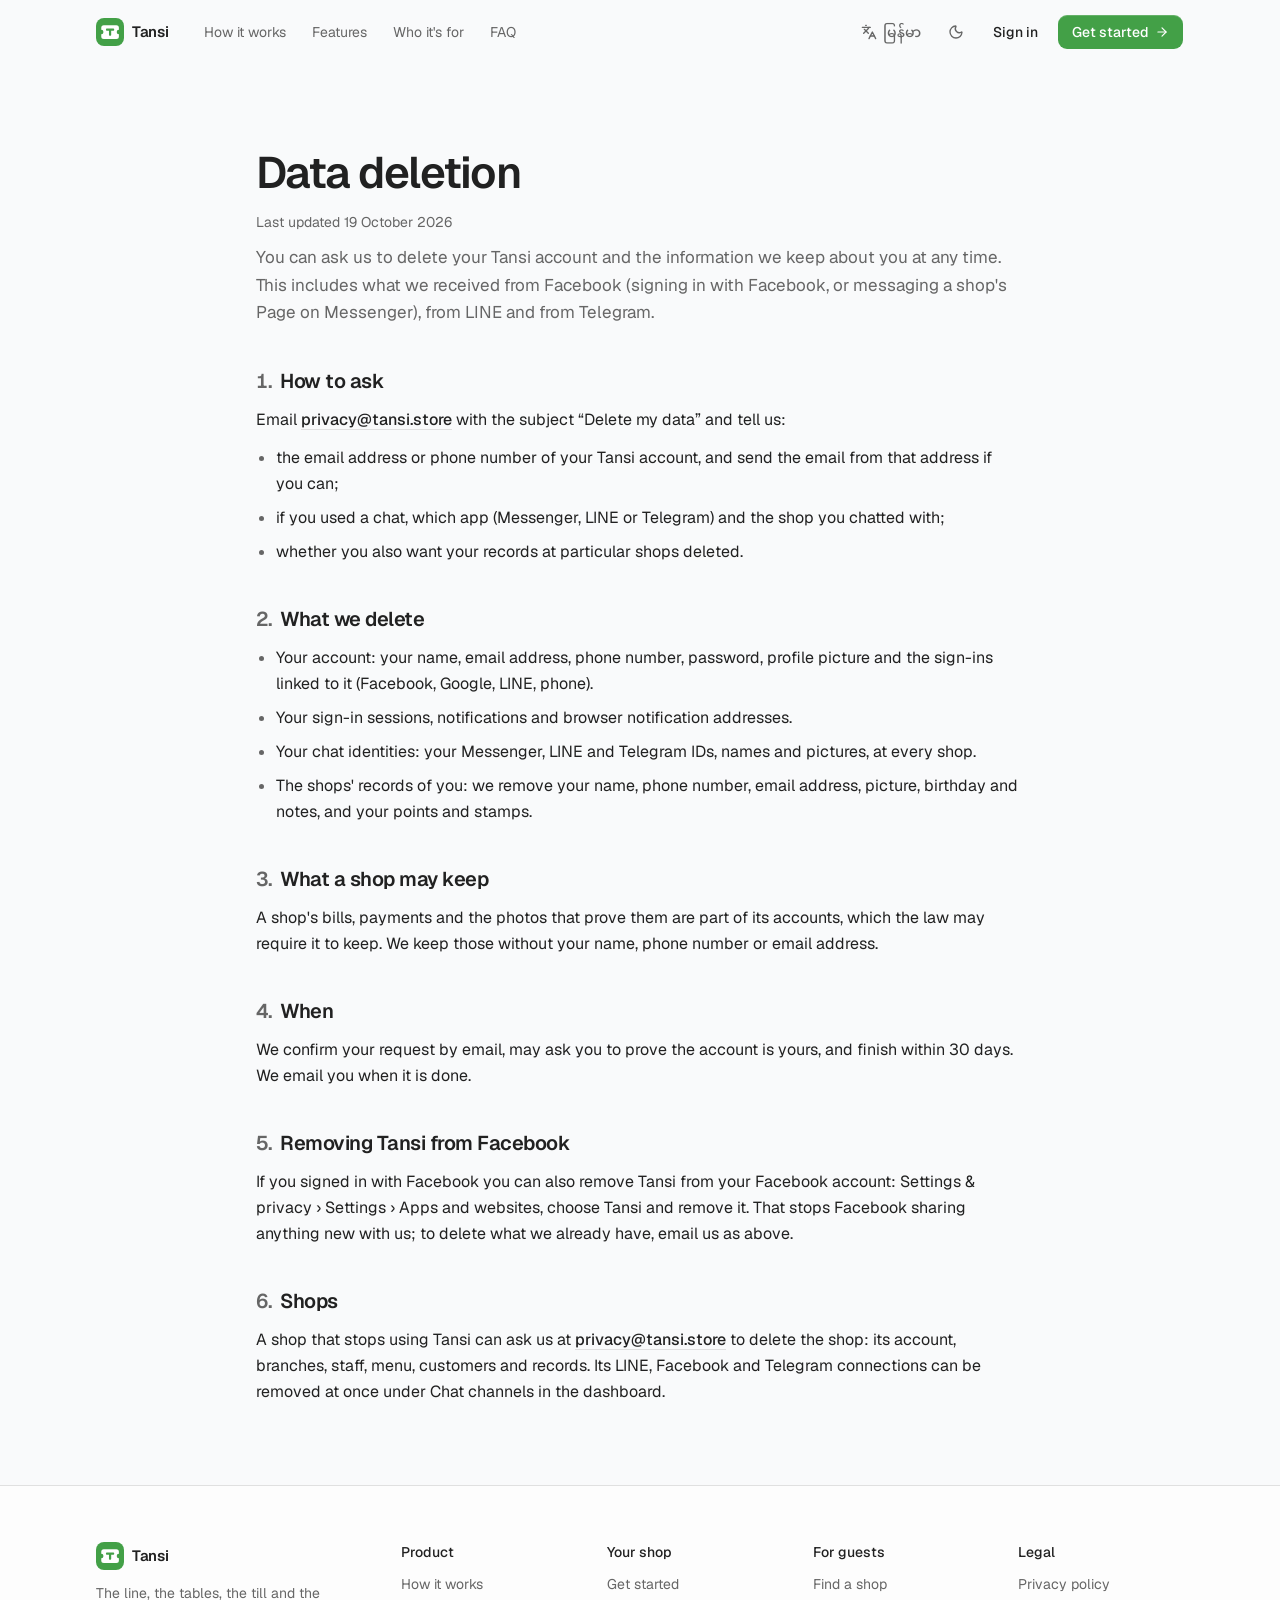
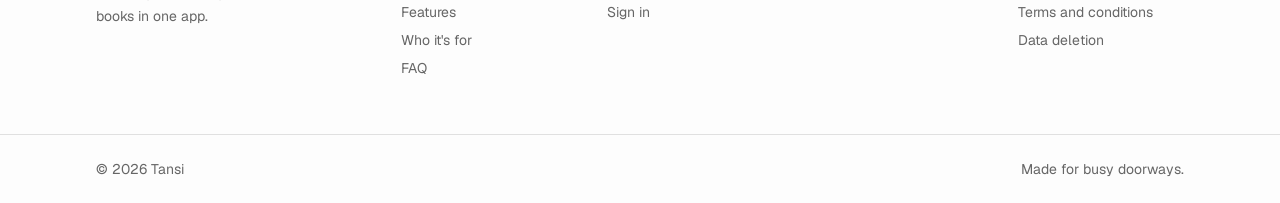
<file: data-deletion/index.html>
<!doctype html>
<html lang="en" class="font-sans antialiased">
  <head>
    <meta charset="UTF-8" />
    <meta name="viewport" content="width=device-width, initial-scale=1, viewport-fit=cover" />
    <title>Data deletion · Tansi</title>
    <meta name="description" content="How to have Tansi delete your account and the information about you, including what came from Facebook, LINE or Telegram." />
    <meta name="robots" content="index, follow" />
    <link rel="canonical" href="https://tansi.store/data-deletion" />
    <link rel="alternate" hreflang="en" href="https://tansi.store/data-deletion" />
    <link rel="alternate" hreflang="my" href="https://tansi.store/my/data-deletion" />
    <link rel="alternate" hreflang="x-default" href="https://tansi.store/data-deletion" />
    <meta property="og:type" content="article" />
    <meta property="og:site_name" content="Tansi" />
    <meta property="og:locale" content="en_US" />
    <meta property="og:title" content="Data deletion · Tansi" />
    <meta property="og:description" content="How to have Tansi delete your account and the information about you, including what came from Facebook, LINE or Telegram." />
    <meta property="og:url" content="https://tansi.store/data-deletion" />
    <meta property="og:image" content="https://tansi.store/og.png" />
    <link rel="icon" href="/favicon.ico" sizes="any" />
    <link rel="icon" href="/icons/icon.svg" type="image/svg+xml" />
    <link rel="apple-touch-icon" href="/icons/apple-touch-icon.png" />
    <meta name="theme-color" content="#f3f3f3" />
    <script>
      // Before the first paint: a visitor who picked dark gets dark from the first frame. Light is the default,
      // as in the app.
      try {
        if (localStorage.getItem("queue-site-theme") === "dark") {
          document.documentElement.classList.add("dark")
          document.querySelector('meta[name="theme-color"]').setAttribute("content", "#141414")
        }
      } catch (e) {}
    </script>
    <script type="module" crossorigin src="/assets/index-qXSVw3oT.js"></script>
    <link rel="stylesheet" crossorigin href="/assets/index-B2XbIMvp.css">
  </head>
  <body>
    <div id="root" data-page="deletion" data-lang="en"><div id="top" class="flex min-h-svh flex-col"><a href="#main" class="sr-only z-50 rounded-md bg-foreground px-3 py-2 text-sm text-background focus:not-sr-only focus:fixed focus:top-3 focus:left-3">Skip to content</a><header class="sticky top-0 z-40 border-b border-transparent pt-[env(safe-area-inset-top)] transition-colors duration-200 data-[scrolled]:border-border data-[scrolled]:bg-background/80 data-[scrolled]:backdrop-blur-md"><div class="mx-auto flex h-16 w-full max-w-6xl items-center gap-6 px-5 sm:px-6 lg:px-8"><a href="/" class="rounded-md outline-none focus-visible:ring-3 focus-visible:ring-ring/50"><span class="flex items-center gap-2 text-[15px] font-semibold tracking-tight"><span data-slot="brand-tile" class="flex size-7 shrink-0 items-center justify-center rounded-md bg-primary text-primary-foreground"><svg data-slot="brand-mark" viewBox="8 8 32 32" fill="currentColor" aria-hidden="true" class="size-[72%]"><path fill-rule="evenodd" d="M14 13h20a4 4 0 0 1 4 4v3.5a3.5 3.5 0 0 0 0 7V31a4 4 0 0 1-4 4H14a4 4 0 0 1-4-4v-3.5a3.5 3.5 0 0 0 0-7V17a4 4 0 0 1 4-4zM18.7 18.5h10.6a1.2 1.2 0 0 1 1.2 1.2v1.1a1.2 1.2 0 0 1-1.2 1.2h-3.55v6.8a1.2 1.2 0 0 1-1.2 1.2h-1.1a1.2 1.2 0 0 1-1.2-1.2V22H18.7a1.2 1.2 0 0 1-1.2-1.2v-1.1a1.2 1.2 0 0 1 1.2-1.2z"></path></svg></span>Tansi</span></a><nav aria-label="Sections" class="hidden items-center gap-0.5 lg:flex"><a href="/#how" class="rounded-md px-3 py-2 text-sm whitespace-nowrap text-muted-foreground transition-colors outline-none hover:bg-muted hover:text-foreground focus-visible:ring-3 focus-visible:ring-ring/50">How it works</a><a href="/#features" class="rounded-md px-3 py-2 text-sm whitespace-nowrap text-muted-foreground transition-colors outline-none hover:bg-muted hover:text-foreground focus-visible:ring-3 focus-visible:ring-ring/50">Features</a><a href="/#businesses" class="rounded-md px-3 py-2 text-sm whitespace-nowrap text-muted-foreground transition-colors outline-none hover:bg-muted hover:text-foreground focus-visible:ring-3 focus-visible:ring-ring/50">Who it&#x27;s for</a><a href="/#faq" class="rounded-md px-3 py-2 text-sm whitespace-nowrap text-muted-foreground transition-colors outline-none hover:bg-muted hover:text-foreground focus-visible:ring-3 focus-visible:ring-ring/50">FAQ</a></nav><div class="ml-auto flex items-center gap-1.5"><a href="/my/data-deletion" hrefLang="my" lang="my" aria-label="Language: မြန်မာ" data-slot="button" data-variant="ghost" data-size="default" class="group/button inline-flex shrink-0 items-center justify-center rounded-lg border border-transparent bg-clip-padding font-medium whitespace-nowrap transition-all outline-none select-none focus-visible:border-ring focus-visible:ring-3 focus-visible:ring-ring/50 active:not-aria-[haspopup]:translate-y-px disabled:pointer-events-none disabled:opacity-50 aria-invalid:border-destructive aria-invalid:ring-3 aria-invalid:ring-destructive/20 dark:aria-invalid:border-destructive/50 dark:aria-invalid:ring-destructive/40 [&amp;_svg]:pointer-events-none [&amp;_svg]:shrink-0 [&amp;_svg:not([class*=&#x27;size-&#x27;])]:size-4 hover:bg-muted hover:text-foreground aria-expanded:bg-muted aria-expanded:text-foreground dark:hover:bg-muted/50 has-data-[icon=inline-end]:pr-2 has-data-[icon=inline-start]:pl-2 h-9 gap-1.5 px-2.5 text-sm text-muted-foreground"><svg xmlns="http://www.w3.org/2000/svg" width="24" height="24" viewBox="0 0 24 24" fill="none" stroke="currentColor" stroke-width="2" stroke-linecap="round" stroke-linejoin="round" class="lucide lucide-languages" aria-hidden="true"><path d="m5 8 6 6"></path><path d="m4 14 6-6 2-3"></path><path d="M2 5h12"></path><path d="M7 2h1"></path><path d="m22 22-5-10-5 10"></path><path d="M14 18h6"></path></svg>မြန်မာ</a><button data-slot="button" data-variant="ghost" data-size="icon" class="group/button inline-flex shrink-0 items-center justify-center rounded-lg border border-transparent bg-clip-padding text-sm font-medium whitespace-nowrap transition-all outline-none select-none focus-visible:border-ring focus-visible:ring-3 focus-visible:ring-ring/50 active:not-aria-[haspopup]:translate-y-px disabled:pointer-events-none disabled:opacity-50 aria-invalid:border-destructive aria-invalid:ring-3 aria-invalid:ring-destructive/20 dark:aria-invalid:border-destructive/50 dark:aria-invalid:ring-destructive/40 [&amp;_svg]:pointer-events-none [&amp;_svg]:shrink-0 [&amp;_svg:not([class*=&#x27;size-&#x27;])]:size-4 hover:bg-muted hover:text-foreground aria-expanded:bg-muted aria-expanded:text-foreground dark:hover:bg-muted/50 size-9 text-muted-foreground" aria-pressed="false"><svg xmlns="http://www.w3.org/2000/svg" width="24" height="24" viewBox="0 0 24 24" fill="none" stroke="currentColor" stroke-width="2" stroke-linecap="round" stroke-linejoin="round" class="lucide lucide-moon dark:hidden" aria-hidden="true"><path d="M20.985 12.486a9 9 0 1 1-9.473-9.472c.405-.022.617.46.402.803a6 6 0 0 0 8.268 8.268c.344-.215.825-.004.803.401"></path></svg><svg xmlns="http://www.w3.org/2000/svg" width="24" height="24" viewBox="0 0 24 24" fill="none" stroke="currentColor" stroke-width="2" stroke-linecap="round" stroke-linejoin="round" class="lucide lucide-sun hidden dark:block" aria-hidden="true"><circle cx="12" cy="12" r="4"></circle><path d="M12 2v2"></path><path d="M12 20v2"></path><path d="m4.93 4.93 1.41 1.41"></path><path d="m17.66 17.66 1.41 1.41"></path><path d="M2 12h2"></path><path d="M20 12h2"></path><path d="m6.34 17.66-1.41 1.41"></path><path d="m19.07 4.93-1.41 1.41"></path></svg><span class="sr-only">Dark theme</span></button><a href="https://app.tansi.store/login?next=%2Fdashboard" data-slot="button" data-variant="ghost" data-size="default" class="group/button shrink-0 items-center justify-center rounded-lg border border-transparent bg-clip-padding font-medium whitespace-nowrap transition-all outline-none select-none focus-visible:border-ring focus-visible:ring-3 focus-visible:ring-ring/50 active:not-aria-[haspopup]:translate-y-px disabled:pointer-events-none disabled:opacity-50 aria-invalid:border-destructive aria-invalid:ring-3 aria-invalid:ring-destructive/20 dark:aria-invalid:border-destructive/50 dark:aria-invalid:ring-destructive/40 [&amp;_svg]:pointer-events-none [&amp;_svg]:shrink-0 [&amp;_svg:not([class*=&#x27;size-&#x27;])]:size-4 hover:bg-muted hover:text-foreground aria-expanded:bg-muted aria-expanded:text-foreground dark:hover:bg-muted/50 gap-1.5 has-data-[icon=inline-end]:pr-2 has-data-[icon=inline-start]:pl-2 hidden h-9 px-3 text-sm sm:inline-flex">Sign in</a><a href="https://app.tansi.store/login?next=%2Fdashboard" data-slot="button" data-variant="default" data-size="default" class="group/button shrink-0 items-center justify-center border border-transparent bg-clip-padding font-medium whitespace-nowrap transition-all outline-none select-none focus-visible:border-ring focus-visible:ring-3 focus-visible:ring-ring/50 active:not-aria-[haspopup]:translate-y-px disabled:pointer-events-none disabled:opacity-50 aria-invalid:border-destructive aria-invalid:ring-3 aria-invalid:ring-destructive/20 dark:aria-invalid:border-destructive/50 dark:aria-invalid:ring-destructive/40 [&amp;_svg]:pointer-events-none [&amp;_svg]:shrink-0 [&amp;_svg:not([class*=&#x27;size-&#x27;])]:size-4 bg-primary text-primary-foreground hover:bg-primary/80 has-data-[icon=inline-end]:pr-2 has-data-[icon=inline-start]:pl-2 gap-1.5 shadow-[inset_0_1px_0_rgb(255_255_255/0.18)] h-9 rounded-lg px-3.5 text-sm hidden sm:inline-flex">Get started<svg xmlns="http://www.w3.org/2000/svg" width="24" height="24" viewBox="0 0 24 24" fill="none" stroke="currentColor" stroke-width="2" stroke-linecap="round" stroke-linejoin="round" class="lucide lucide-arrow-right size-3.5" aria-hidden="true"><path d="M5 12h14"></path><path d="m12 5 7 7-7 7"></path></svg></a><button data-slot="sheet-trigger" data-variant="outline" data-size="icon" class="group/button inline-flex shrink-0 items-center justify-center rounded-lg border bg-clip-padding text-sm font-medium whitespace-nowrap transition-all outline-none select-none focus-visible:border-ring focus-visible:ring-3 focus-visible:ring-ring/50 active:not-aria-[haspopup]:translate-y-px disabled:pointer-events-none disabled:opacity-50 aria-invalid:border-destructive aria-invalid:ring-3 aria-invalid:ring-destructive/20 dark:aria-invalid:border-destructive/50 dark:aria-invalid:ring-destructive/40 [&amp;_svg]:pointer-events-none [&amp;_svg]:shrink-0 [&amp;_svg:not([class*=&#x27;size-&#x27;])]:size-4 border-border bg-background hover:bg-muted hover:text-foreground aria-expanded:bg-muted aria-expanded:text-foreground dark:border-input dark:bg-input/30 dark:hover:bg-input/50 size-9 lg:hidden" aria-label="Menu" type="button" aria-haspopup="dialog" aria-expanded="false" data-state="closed"><svg xmlns="http://www.w3.org/2000/svg" width="24" height="24" viewBox="0 0 24 24" fill="none" stroke="currentColor" stroke-width="2" stroke-linecap="round" stroke-linejoin="round" class="lucide lucide-menu" aria-hidden="true"><path d="M4 5h16"></path><path d="M4 12h16"></path><path d="M4 19h16"></path></svg></button></div></div></header><main id="main" class="flex-1"><div class="mx-auto w-full max-w-6xl px-5 sm:px-6 lg:px-8 py-14 sm:py-20"><article class="mx-auto flex max-w-3xl flex-col gap-10"><header class="flex flex-col gap-3"><h1 class="text-[clamp(2rem,5vw,2.75rem)] leading-tight font-semibold tracking-[-0.035em] text-balance">Data deletion</h1><p class="text-sm text-muted-foreground">Last updated 19 October 2026</p><p class="text-[17px] leading-relaxed text-pretty text-muted-foreground">You can ask us to delete your Tansi account and the information we keep about you at any time. This includes what we received from Facebook (signing in with Facebook, or messaging a shop&#x27;s Page on Messenger), from LINE and from Telegram.</p></header><section class="flex flex-col gap-3"><h2 class="text-xl font-semibold tracking-tight"><span class="mr-2 text-muted-foreground tabular">1<!-- -->.</span>How to ask</h2><p class="leading-relaxed text-pretty">Email <a href="mailto:privacy@tansi.store" class="font-medium text-foreground underline underline-offset-4 decoration-border hover:decoration-foreground">privacy@tansi.store</a> with the subject “Delete my data” and tell us:</p><ul class="flex list-disc flex-col gap-2 pl-5 leading-relaxed marker:text-muted-foreground"><li class="text-pretty">the email address or phone number of your Tansi account, and send the email from that address if you can;</li><li class="text-pretty">if you used a chat, which app (Messenger, LINE or Telegram) and the shop you chatted with;</li><li class="text-pretty">whether you also want your records at particular shops deleted.</li></ul></section><section class="flex flex-col gap-3"><h2 class="text-xl font-semibold tracking-tight"><span class="mr-2 text-muted-foreground tabular">2<!-- -->.</span>What we delete</h2><ul class="flex list-disc flex-col gap-2 pl-5 leading-relaxed marker:text-muted-foreground"><li class="text-pretty">Your account: your name, email address, phone number, password, profile picture and the sign-ins linked to it (Facebook, Google, LINE, phone).</li><li class="text-pretty">Your sign-in sessions, notifications and browser notification addresses.</li><li class="text-pretty">Your chat identities: your Messenger, LINE and Telegram IDs, names and pictures, at every shop.</li><li class="text-pretty">The shops&#x27; records of you: we remove your name, phone number, email address, picture, birthday and notes, and your points and stamps.</li></ul></section><section class="flex flex-col gap-3"><h2 class="text-xl font-semibold tracking-tight"><span class="mr-2 text-muted-foreground tabular">3<!-- -->.</span>What a shop may keep</h2><p class="leading-relaxed text-pretty">A shop&#x27;s bills, payments and the photos that prove them are part of its accounts, which the law may require it to keep. We keep those without your name, phone number or email address.</p></section><section class="flex flex-col gap-3"><h2 class="text-xl font-semibold tracking-tight"><span class="mr-2 text-muted-foreground tabular">4<!-- -->.</span>When</h2><p class="leading-relaxed text-pretty">We confirm your request by email, may ask you to prove the account is yours, and finish within 30 days. We email you when it is done.</p></section><section class="flex flex-col gap-3"><h2 class="text-xl font-semibold tracking-tight"><span class="mr-2 text-muted-foreground tabular">5<!-- -->.</span>Removing Tansi from Facebook</h2><p class="leading-relaxed text-pretty">If you signed in with Facebook you can also remove Tansi from your Facebook account: Settings &amp; privacy › Settings › Apps and websites, choose Tansi and remove it. That stops Facebook sharing anything new with us; to delete what we already have, email us as above.</p></section><section class="flex flex-col gap-3"><h2 class="text-xl font-semibold tracking-tight"><span class="mr-2 text-muted-foreground tabular">6<!-- -->.</span>Shops</h2><p class="leading-relaxed text-pretty">A shop that stops using Tansi can ask us at <a href="mailto:privacy@tansi.store" class="font-medium text-foreground underline underline-offset-4 decoration-border hover:decoration-foreground">privacy@tansi.store</a> to delete the shop: its account, branches, staff, menu, customers and records. Its LINE, Facebook and Telegram connections can be removed at once under Chat channels in the dashboard.</p></section></article></div></main><footer class="border-t bg-card/60"><div class="mx-auto w-full max-w-6xl px-5 sm:px-6 lg:px-8 grid gap-10 py-14 sm:grid-cols-2 md:grid-cols-4 lg:grid-cols-[1.6fr_repeat(4,1fr)]"><div class="flex flex-col gap-3 sm:col-span-2 md:col-span-4 lg:col-span-1"><span class="flex items-center gap-2 text-[15px] font-semibold tracking-tight"><span data-slot="brand-tile" class="flex size-7 shrink-0 items-center justify-center rounded-md bg-primary text-primary-foreground"><svg data-slot="brand-mark" viewBox="8 8 32 32" fill="currentColor" aria-hidden="true" class="size-[72%]"><path fill-rule="evenodd" d="M14 13h20a4 4 0 0 1 4 4v3.5a3.5 3.5 0 0 0 0 7V31a4 4 0 0 1-4 4H14a4 4 0 0 1-4-4v-3.5a3.5 3.5 0 0 0 0-7V17a4 4 0 0 1 4-4zM18.7 18.5h10.6a1.2 1.2 0 0 1 1.2 1.2v1.1a1.2 1.2 0 0 1-1.2 1.2h-3.55v6.8a1.2 1.2 0 0 1-1.2 1.2h-1.1a1.2 1.2 0 0 1-1.2-1.2V22H18.7a1.2 1.2 0 0 1-1.2-1.2v-1.1a1.2 1.2 0 0 1 1.2-1.2z"></path></svg></span>Tansi</span><p class="max-w-xs text-sm leading-relaxed text-muted-foreground">The line, the tables, the till and the books in one app.</p></div><div class="flex flex-col gap-3"><h3 class="text-sm font-medium">Product</h3><ul class="flex flex-col gap-2 text-sm"><li><a href="/#how" class="text-muted-foreground transition-colors hover:text-foreground">How it works</a></li><li><a href="/#features" class="text-muted-foreground transition-colors hover:text-foreground">Features</a></li><li><a href="/#businesses" class="text-muted-foreground transition-colors hover:text-foreground">Who it&#x27;s for</a></li><li><a href="/#faq" class="text-muted-foreground transition-colors hover:text-foreground">FAQ</a></li></ul></div><div class="flex flex-col gap-3"><h3 class="text-sm font-medium">Your shop</h3><ul class="flex flex-col gap-2 text-sm"><li><a href="https://app.tansi.store/login?next=%2Fdashboard" class="text-muted-foreground transition-colors hover:text-foreground">Get started</a></li><li><a href="https://app.tansi.store/login?next=%2Fdashboard" class="text-muted-foreground transition-colors hover:text-foreground">Sign in</a></li></ul></div><div class="flex flex-col gap-3"><h3 class="text-sm font-medium">For guests</h3><ul class="flex flex-col gap-2 text-sm"><li><a href="https://app.tansi.store/" class="text-muted-foreground transition-colors hover:text-foreground">Find a shop</a></li></ul></div><div class="flex flex-col gap-3"><h3 class="text-sm font-medium">Legal</h3><ul class="flex flex-col gap-2 text-sm"><li><a href="/privacy-policy" class="text-muted-foreground transition-colors hover:text-foreground">Privacy policy</a></li><li><a href="/terms-and-conditions" class="text-muted-foreground transition-colors hover:text-foreground">Terms and conditions</a></li><li><a href="/data-deletion" class="text-muted-foreground transition-colors hover:text-foreground">Data deletion</a></li></ul></div></div><div class="border-t"><div class="mx-auto w-full max-w-6xl px-5 sm:px-6 lg:px-8 flex flex-wrap items-center justify-between gap-2 py-6 text-sm text-muted-foreground"><span>© <!-- -->2026<!-- --> <!-- -->Tansi</span><span>Made for busy doorways.</span></div></div></footer></div></div>
  </body>
</html>
</file>
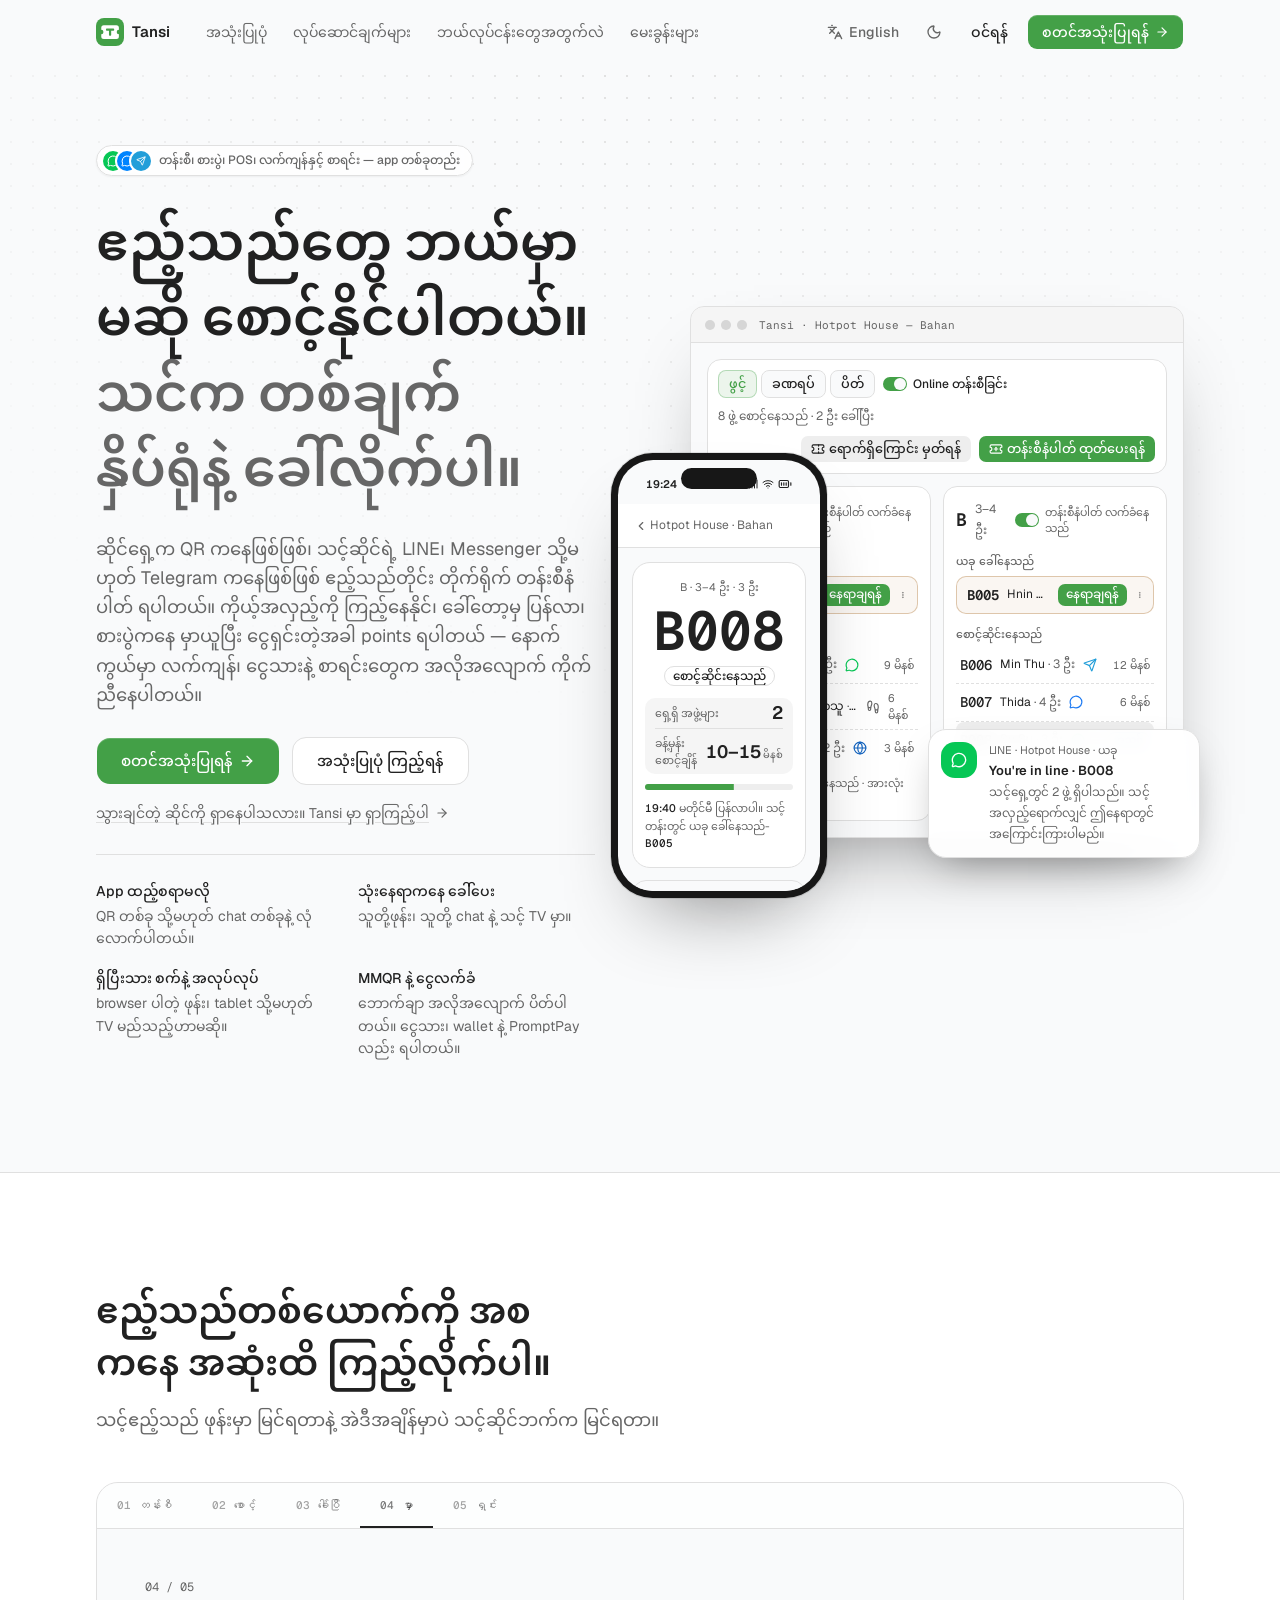
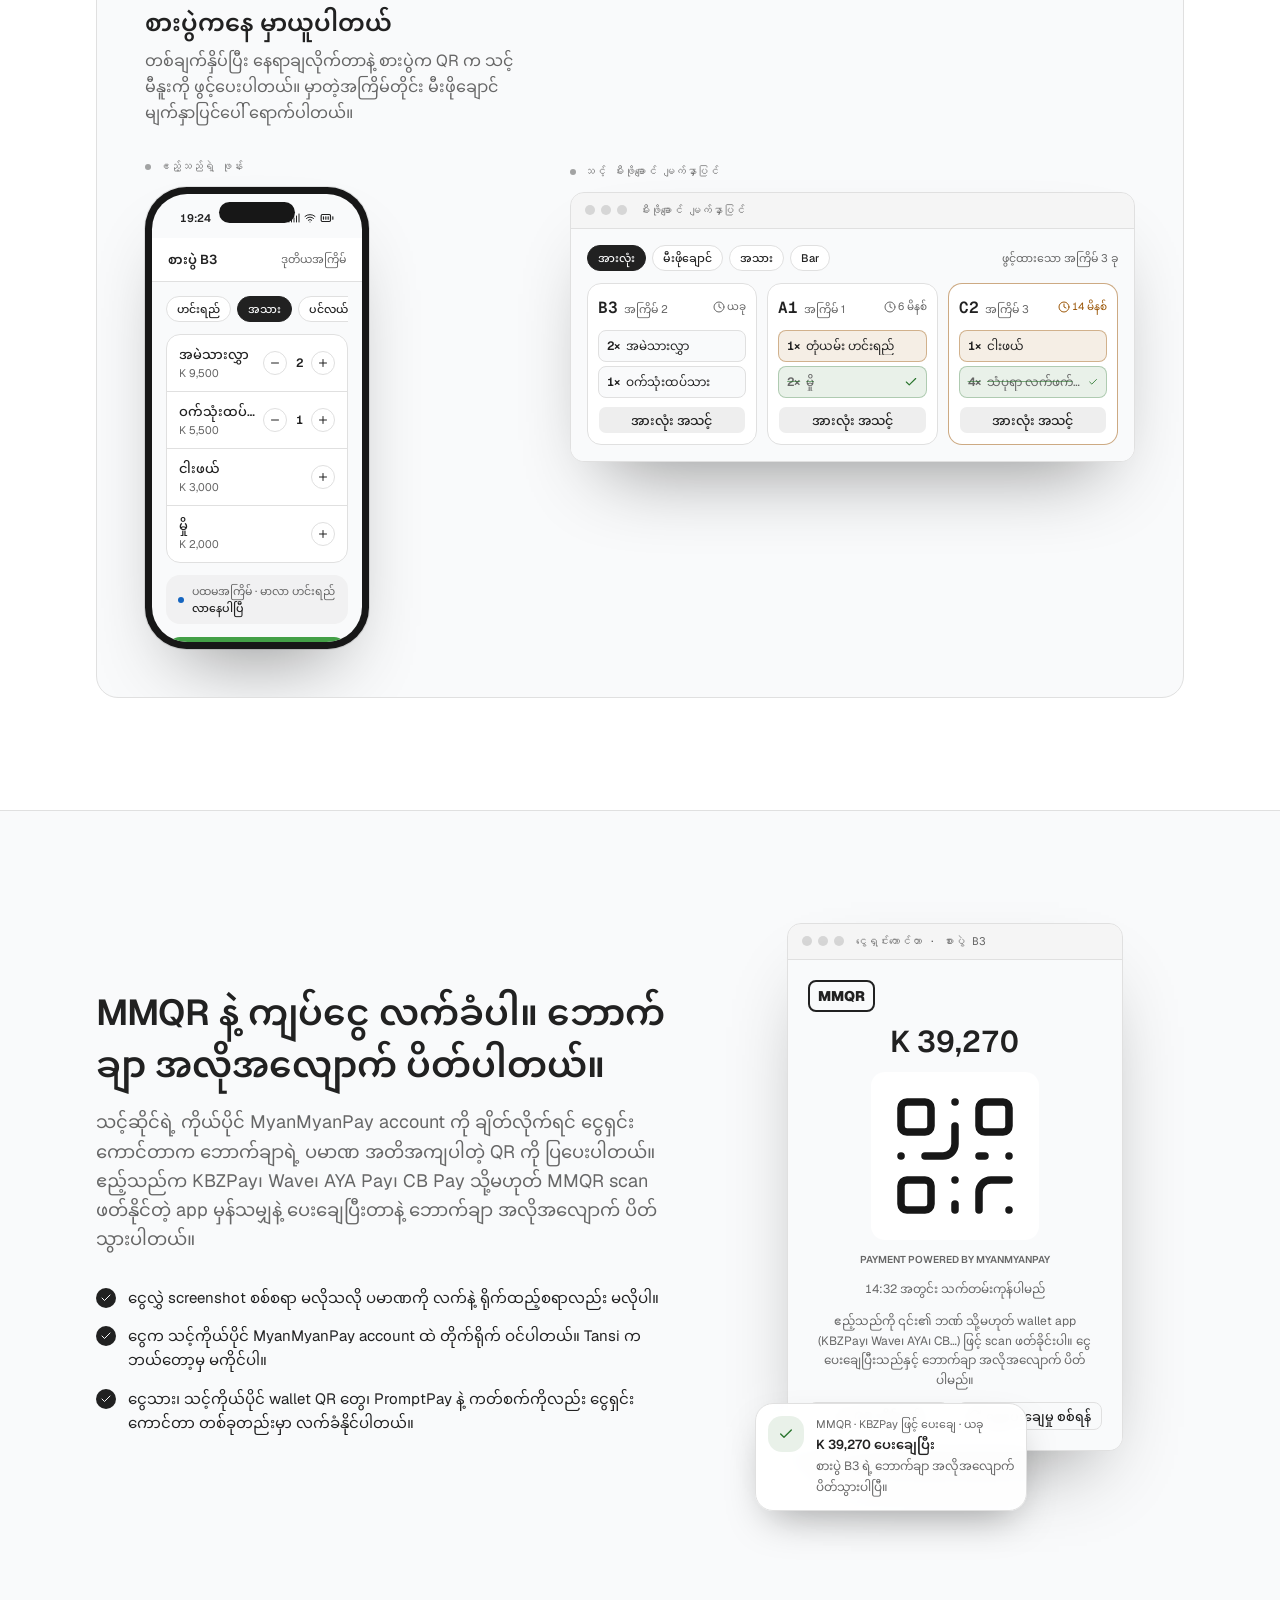
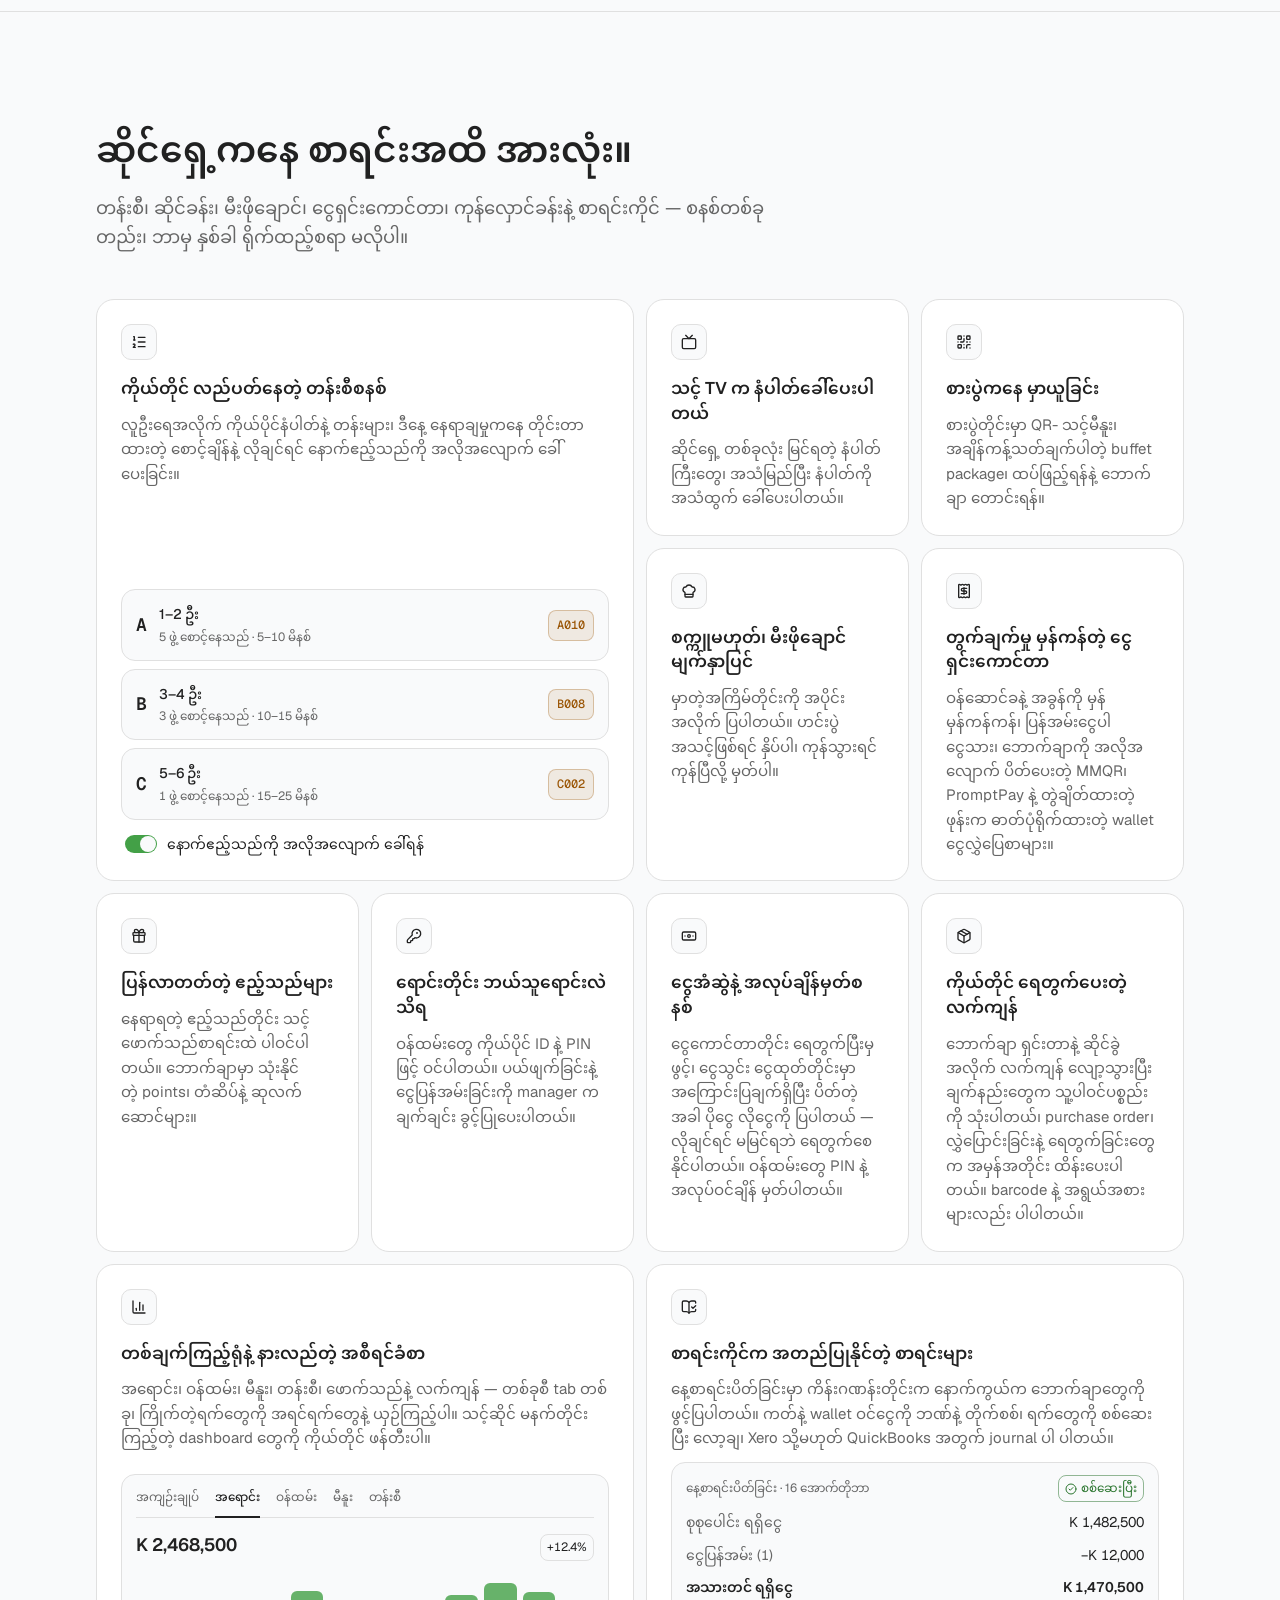
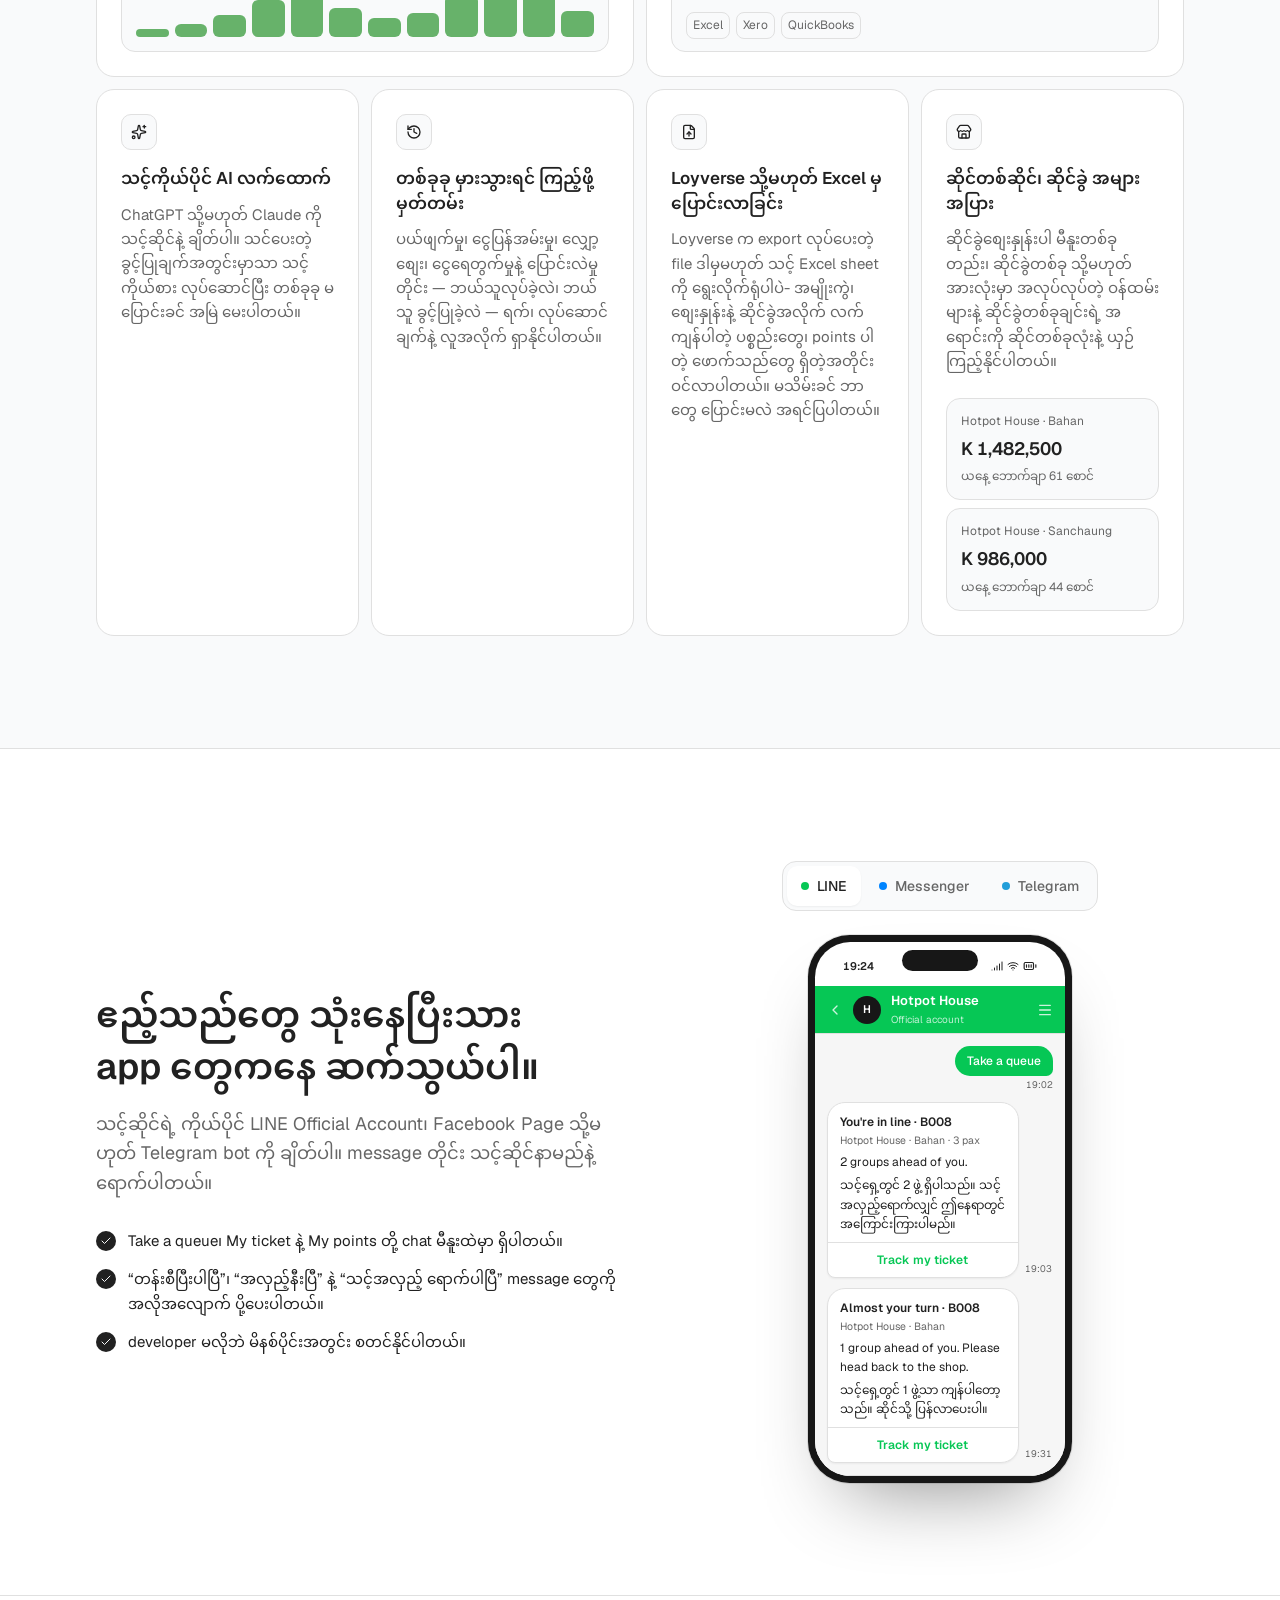
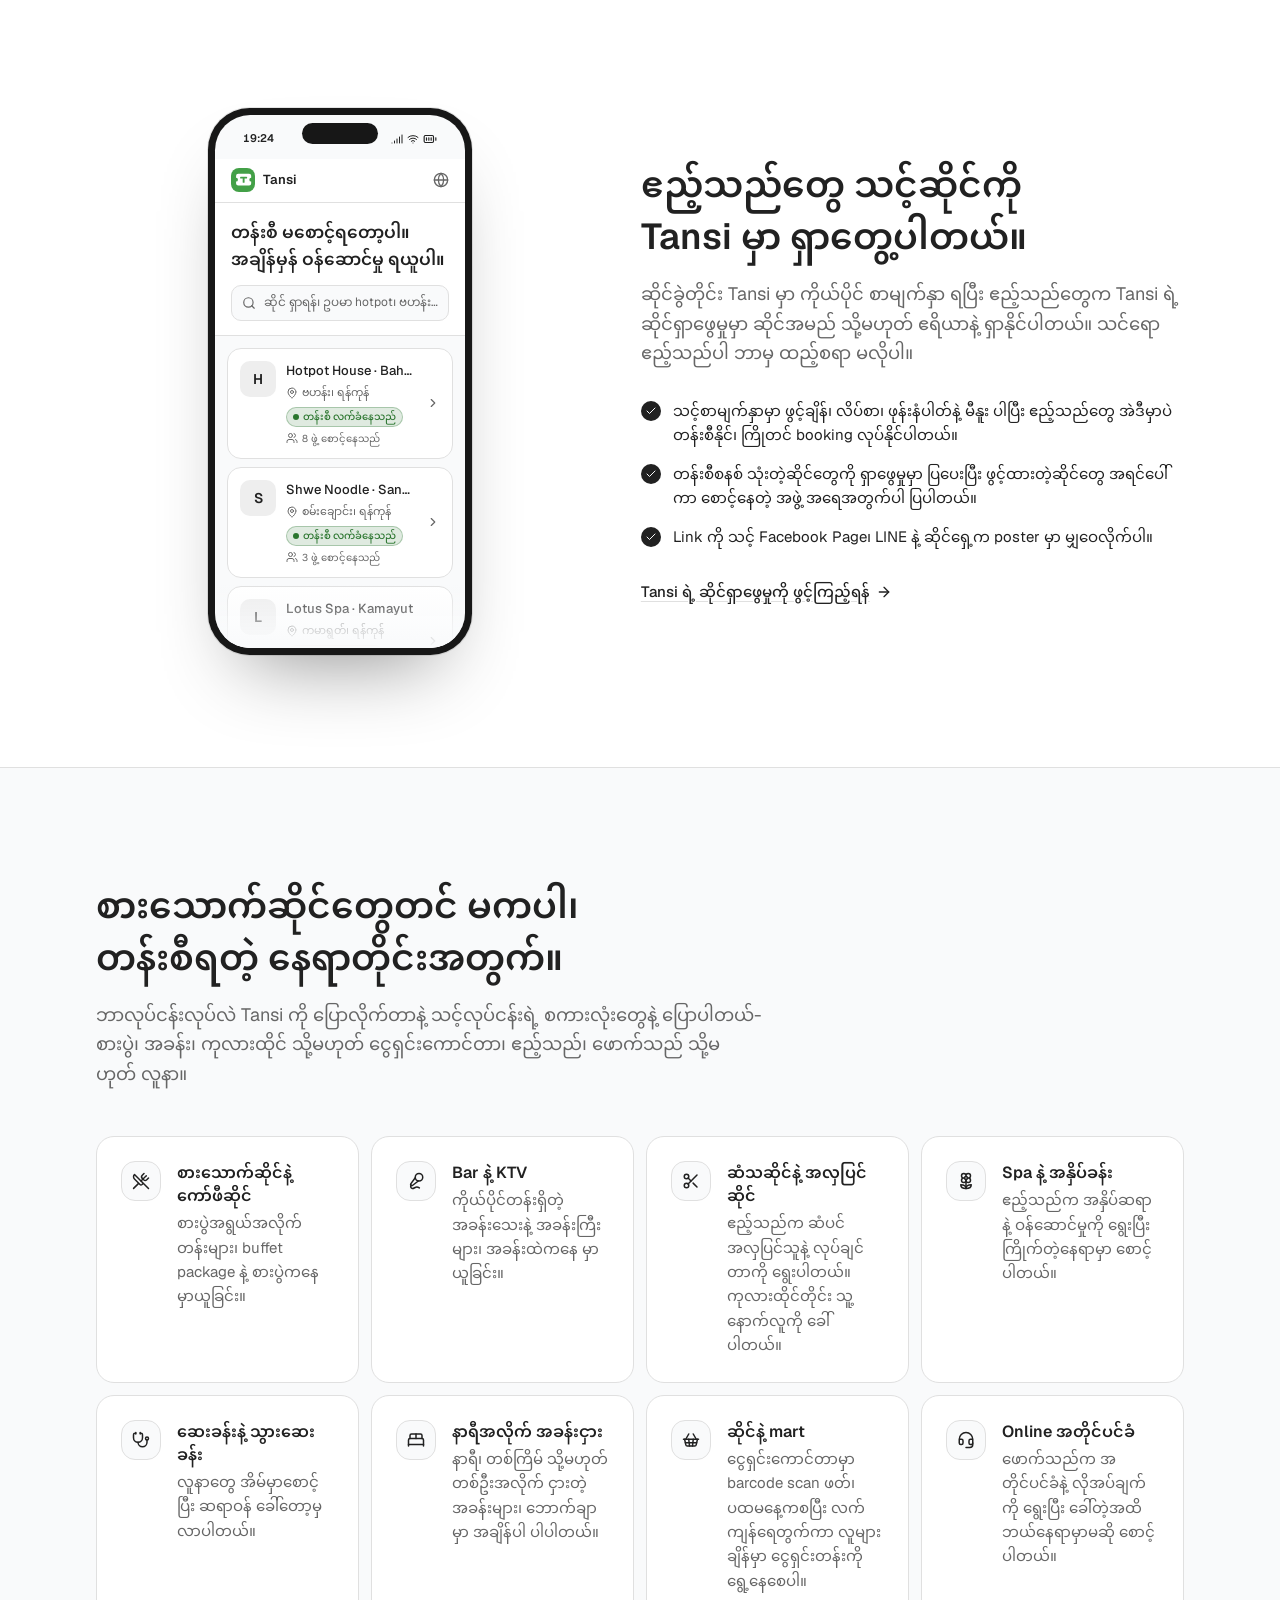
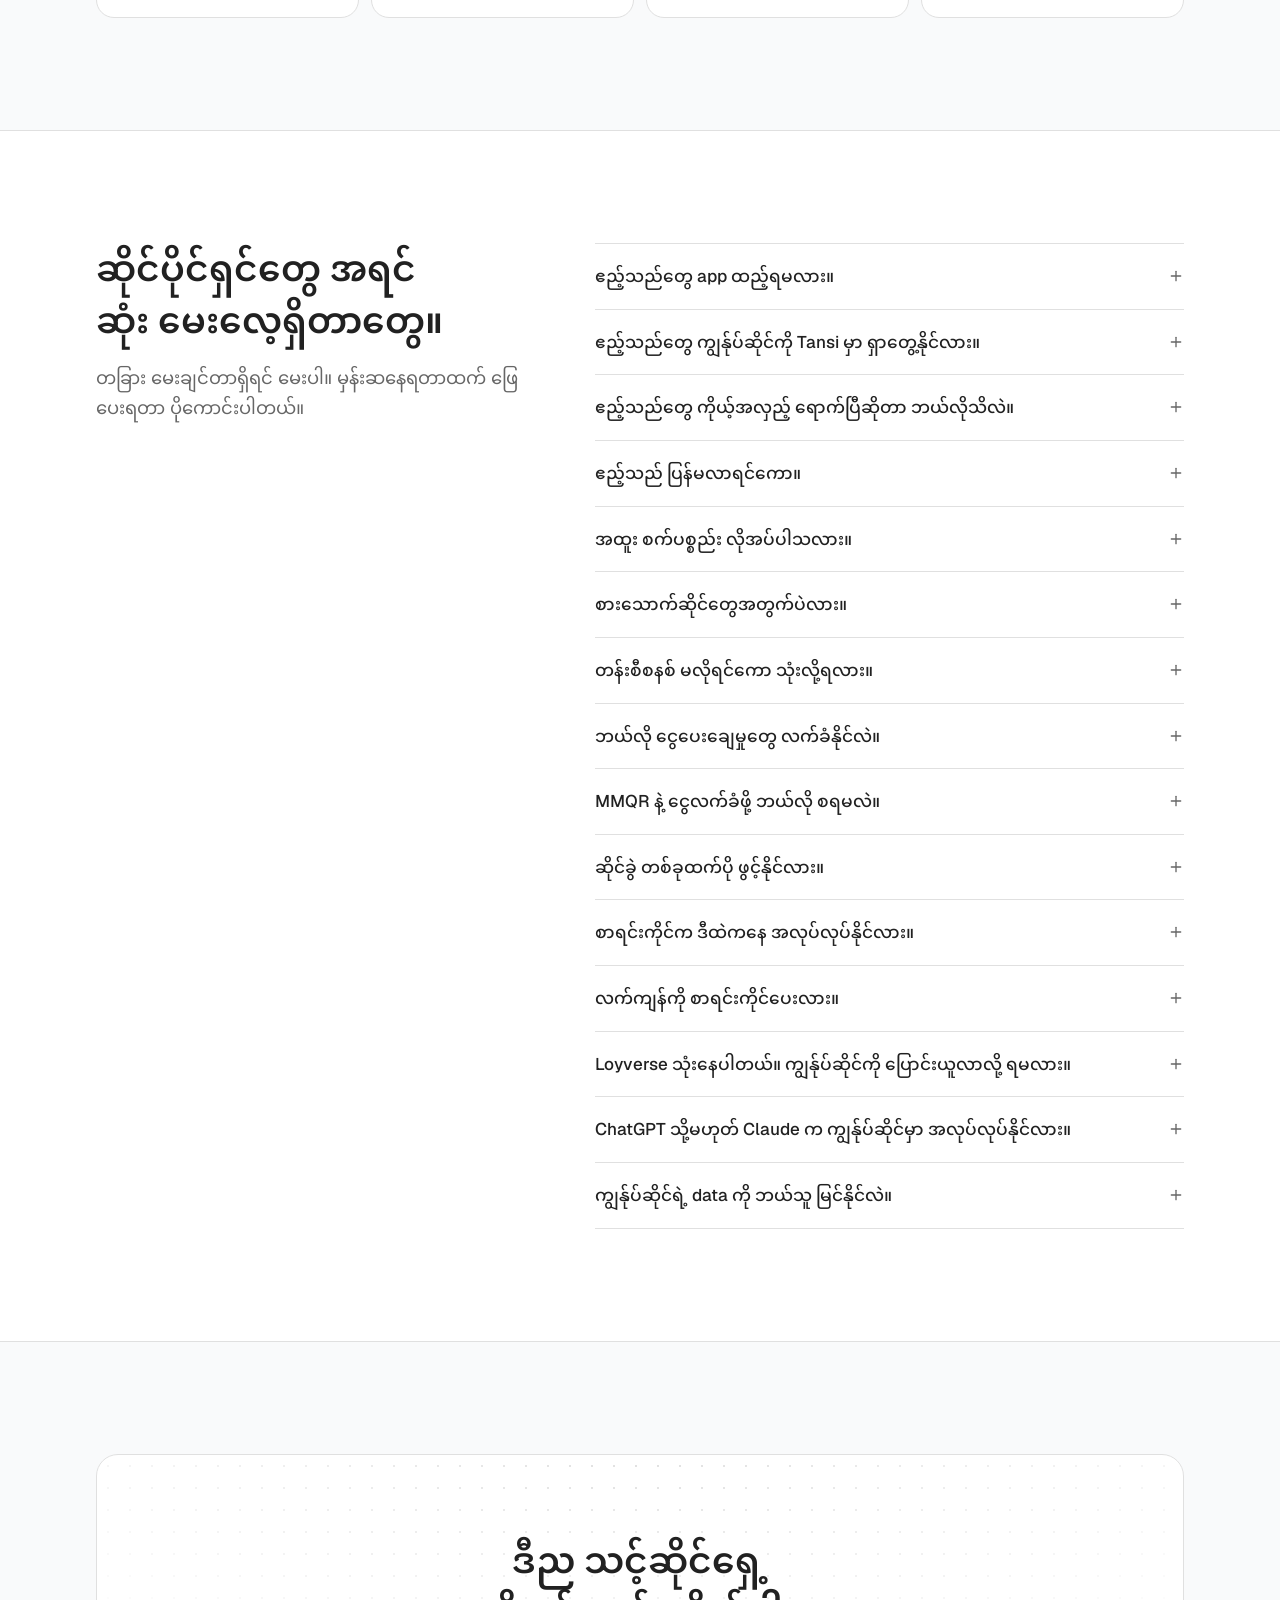
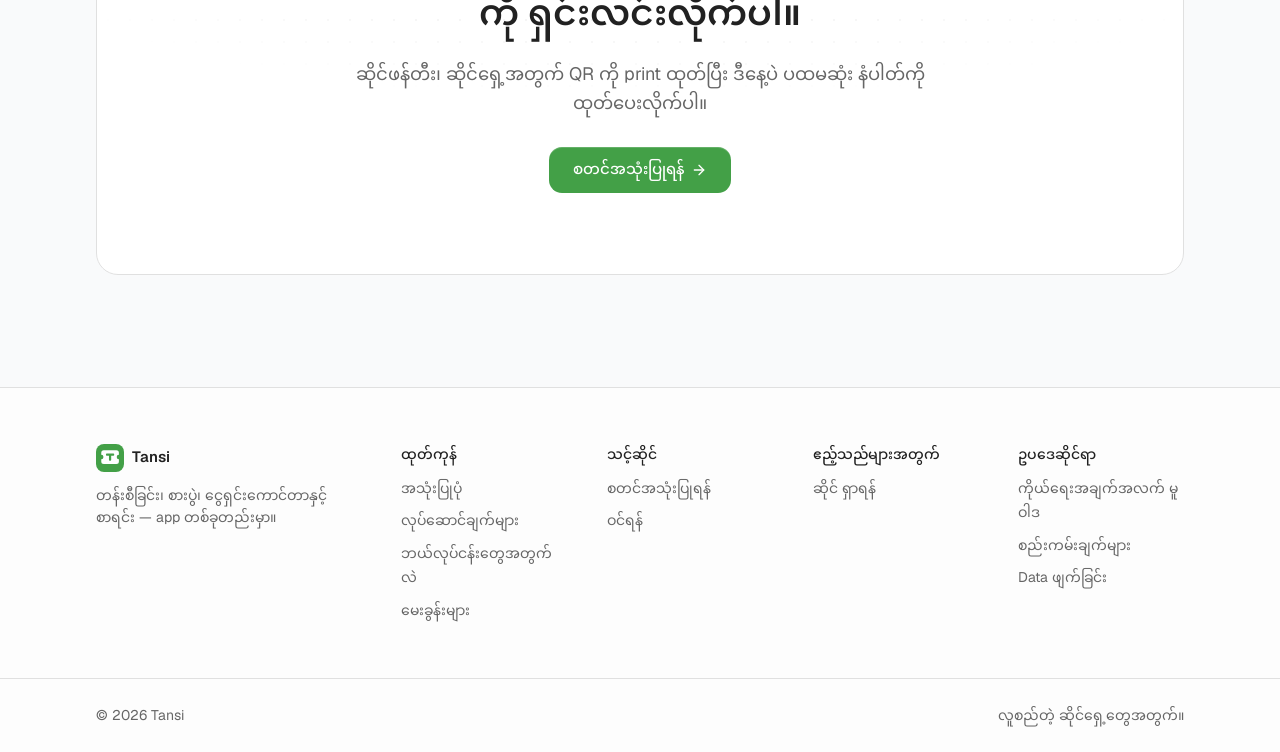
<file: my/index.html>
<!doctype html>
<html lang="my" class="font-sans antialiased">
  <head>
    <meta charset="UTF-8" />
    <meta name="viewport" content="width=device-width, initial-scale=1, viewport-fit=cover" />
    <title>Tansi — လူစည်တဲ့ဆိုင်တွေအတွက် တန်းစီစနစ်၊ စားပွဲမှ မှာယူခြင်း၊ POS၊ လက်ကျန်နှင့် စာရင်း</title>
    <meta name="description" content="QR တစ်ခု သို့မဟုတ် သင့်ဆိုင်ရဲ့ LINE၊ Messenger၊ Telegram ကနေ ဧည့်သည်တိုင်းကို တိုက်ရိုက် ပြောင်းလဲနေတဲ့ တန်းစီနံပါတ် ပေးပါ။ တစ်ချက်နှိပ်ရုံနဲ့ ခေါ်၊ စားပွဲကနေ order ယူ၊ MMQR သို့မဟုတ် ငွေသားနဲ့ ငွေရှင်း၊ လက်ကျန်ရေတွက်၊ စာရင်းကိုင်အတွက် နေ့စာရင်းပိတ်ပြီး ပုံမှန်ဖောက်သည်တွေကို ပြန်လာစေပါ — app တစ်ခုတည်းနဲ့။" />
    <meta name="robots" content="index, follow, max-image-preview:large, max-snippet:-1" />
    <link rel="canonical" href="https://tansi.store/my/" />
    <link rel="alternate" hreflang="en" href="https://tansi.store/" />
    <link rel="alternate" hreflang="my" href="https://tansi.store/my/" />
    <link rel="alternate" hreflang="x-default" href="https://tansi.store/" />
    <meta property="og:type" content="website" />
    <meta property="og:site_name" content="Tansi" />
    <meta property="og:locale" content="my_MM" />
    <meta property="og:locale:alternate" content="en_US" />
    <meta property="og:title" content="Tansi — လူစည်တဲ့ဆိုင်တွေအတွက် တန်းစီစနစ်၊ စားပွဲမှ မှာယူခြင်း၊ POS၊ လက်ကျန်နှင့် စာရင်း" />
    <meta property="og:description" content="QR တစ်ခု သို့မဟုတ် သင့်ဆိုင်ရဲ့ LINE၊ Messenger၊ Telegram ကနေ ဧည့်သည်တိုင်းကို တိုက်ရိုက် ပြောင်းလဲနေတဲ့ တန်းစီနံပါတ် ပေးပါ။ တစ်ချက်နှိပ်ရုံနဲ့ ခေါ်၊ စားပွဲကနေ order ယူ၊ MMQR သို့မဟုတ် ငွေသားနဲ့ ငွေရှင်း၊ လက်ကျန်ရေတွက်၊ စာရင်းကိုင်အတွက် နေ့စာရင်းပိတ်ပြီး ပုံမှန်ဖောက်သည်တွေကို ပြန်လာစေပါ — app တစ်ခုတည်းနဲ့။" />
    <meta property="og:url" content="https://tansi.store/my/" />
    <meta property="og:image" content="https://tansi.store/og-my.png" />
    <meta property="og:image:type" content="image/png" />
    <meta property="og:image:width" content="1200" />
    <meta property="og:image:height" content="630" />
    <meta property="og:image:alt" content="ဧည့်သည်တွေ ဘယ်မှာမဆို စောင့်နိုင်ပါတယ်။ သင်က တစ်ချက်နှိပ်ရုံနဲ့ ခေါ်လိုက်ပါ။ — Tansi" />
    <meta name="twitter:card" content="summary_large_image" />
    <meta name="twitter:title" content="Tansi — လူစည်တဲ့ဆိုင်တွေအတွက် တန်းစီစနစ်၊ စားပွဲမှ မှာယူခြင်း၊ POS၊ လက်ကျန်နှင့် စာရင်း" />
    <meta name="twitter:description" content="QR တစ်ခု သို့မဟုတ် သင့်ဆိုင်ရဲ့ LINE၊ Messenger၊ Telegram ကနေ ဧည့်သည်တိုင်းကို တိုက်ရိုက် ပြောင်းလဲနေတဲ့ တန်းစီနံပါတ် ပေးပါ။ တစ်ချက်နှိပ်ရုံနဲ့ ခေါ်၊ စားပွဲကနေ order ယူ၊ MMQR သို့မဟုတ် ငွေသားနဲ့ ငွေရှင်း၊ လက်ကျန်ရေတွက်၊ စာရင်းကိုင်အတွက် နေ့စာရင်းပိတ်ပြီး ပုံမှန်ဖောက်သည်တွေကို ပြန်လာစေပါ — app တစ်ခုတည်းနဲ့။" />
    <meta name="twitter:image" content="https://tansi.store/og-my.png" />
    <meta name="twitter:image:alt" content="ဧည့်သည်တွေ ဘယ်မှာမဆို စောင့်နိုင်ပါတယ်။ သင်က တစ်ချက်နှိပ်ရုံနဲ့ ခေါ်လိုက်ပါ။ — Tansi" />
    <script type="application/ld+json">{"@context":"https://schema.org","@graph":[{"@type":"Organization","@id":"https://tansi.store/#organization","name":"Tansi","alternateName":"တန်းစီ","url":"https://tansi.store/","logo":{"@type":"ImageObject","url":"https://tansi.store/icons/icon-512.png","width":512,"height":512},"sameAs":["https://app.tansi.store"]},{"@type":"WebSite","@id":"https://tansi.store/#website","name":"Tansi","alternateName":"တန်းစီ","url":"https://tansi.store/","inLanguage":["en","my"],"publisher":{"@id":"https://tansi.store/#organization"}},{"@type":"SoftwareApplication","name":"Tansi","url":"https://tansi.store/my/","inLanguage":"my","availableLanguage":["en","my"],"description":"QR တစ်ခု သို့မဟုတ် သင့်ဆိုင်ရဲ့ LINE၊ Messenger၊ Telegram ကနေ ဧည့်သည်တိုင်းကို တိုက်ရိုက် ပြောင်းလဲနေတဲ့ တန်းစီနံပါတ် ပေးပါ။ တစ်ချက်နှိပ်ရုံနဲ့ ခေါ်၊ စားပွဲကနေ order ယူ၊ MMQR သို့မဟုတ် ငွေသားနဲ့ ငွေရှင်း၊ လက်ကျန်ရေတွက်၊ စာရင်းကိုင်အတွက် နေ့စာရင်းပိတ်ပြီး ပုံမှန်ဖောက်သည်တွေကို ပြန်လာစေပါ — app တစ်ခုတည်းနဲ့။","applicationCategory":"BusinessApplication","applicationSubCategory":"Queue management, point of sale and loyalty","operatingSystem":"Web browser","image":"https://tansi.store/og-my.png","publisher":{"@id":"https://tansi.store/#organization"},"isPartOf":{"@id":"https://tansi.store/#website"},"featureList":["ကိုယ်တိုင် လည်ပတ်နေတဲ့ တန်းစီစနစ်","သင့် TV က နံပါတ်ခေါ်ပေးပါတယ်","စားပွဲကနေ မှာယူခြင်း","စက္ကူမဟုတ်၊ မီးဖိုချောင် မျက်နှာပြင်","တွက်ချက်မှု မှန်ကန်တဲ့ ငွေရှင်းကောင်တာ","ပြန်လာတတ်တဲ့ ဧည့်သည်များ","ရောင်းတိုင်း ဘယ်သူရောင်းလဲ သိရ","ငွေအံဆွဲနဲ့ အလုပ်ချိန်မှတ်စနစ်","ကိုယ်တိုင် ရေတွက်ပေးတဲ့ လက်ကျန်","တစ်ချက်ကြည့်ရုံနဲ့ နားလည်တဲ့ အစီရင်ခံစာ","စာရင်းကိုင်က အတည်ပြုနိုင်တဲ့ စာရင်းများ","သင့်ကိုယ်ပိုင် AI လက်ထောက်","တစ်ခုခု မှားသွားရင် ကြည့်ဖို့ မှတ်တမ်း","Loyverse သို့မဟုတ် Excel မှ ပြောင်းလာခြင်း","ဆိုင်တစ်ဆိုင်၊ ဆိုင်ခွဲ အများအပြား"]},{"@type":"FAQPage","inLanguage":"my","mainEntity":[{"@type":"Question","name":"ဧည့်သည်တွေ app ထည့်ရမလား။","acceptedAnswer":{"@type":"Answer","text":"မလိုပါ။ သင့် QR ကို scan ဖတ်ရုံ သို့မဟုတ် သင့်ဆိုင်ရဲ့ LINE၊ Messenger၊ Telegram ကို သုံးရုံနဲ့ သူတို့ဖုန်းရဲ့ browser ထဲမှာ တန်းစီနံပါတ် ပွင့်လာပါတယ်။"}},{"@type":"Question","name":"ဧည့်သည်တွေ ကျွန်ုပ်ဆိုင်ကို Tansi မှာ ရှာတွေ့နိုင်လား။","acceptedAnswer":{"@type":"Answer","text":"ရှာတွေ့နိုင်ပါတယ်။ ဆိုင်ခွဲတိုင်းမှာ ဖွင့်ချိန်၊ လိပ်စာနဲ့ မီနူးပါတဲ့ ကိုယ်ပိုင် စာမျက်နှာ Tansi မှာ ရှိပြီး တန်းစီစနစ် သုံးတဲ့ဆိုင်တွေကို Tansi ရဲ့ ဆိုင်ရှာဖွေမှုမှာ ပြပေးပါတယ်- ဧည့်သည်တွေက ဆိုင်အမည် သို့မဟုတ် ဧရိယာနဲ့ ရှာနိုင်ပါတယ်။ POS ကိုပဲ သုံးတဲ့ဆိုင်ကတော့ စာမျက်နှာ ရှိပေမယ့် ရှာဖွေမှုမှာ မပါပါ။"}},{"@type":"Question","name":"ဧည့်သည်တွေ ကိုယ့်အလှည့် ရောက်ပြီဆိုတာ ဘယ်လိုသိလဲ။","acceptedAnswer":{"@type":"Answer","text":"သူတို့ နံပါတ်စာမျက်နှာ အစိမ်းရောင်ပြောင်း၊ အသံမြည်ပြီး တုန်ခါပါတယ်၊ LINE သို့မဟုတ် Telegram message ရောက်လာပါတယ် (Messenger ဆိုရင် 24 နာရီအတွင်း)၊ သင့် TV ကလည်း နံပါတ်ကို ပြပြီး အသံထွက် ခေါ်ပါတယ်။"}},{"@type":"Question","name":"ဧည့်သည် ပြန်မလာရင်ကော။","acceptedAnswer":{"@type":"Answer","text":"သင်သတ်မှတ်ထားတဲ့ မိနစ်ပြည့်ရင် နံပါတ်ကို အလိုအလျောက် ကျော်လိုက်ပါတယ်။ နောက်မှ ရောက်လာရင် ဝန်ထမ်းက တစ်ချက်နှိပ်ရုံနဲ့ ရှေ့ဆုံးကို ပြန်ထည့်ပေးနိုင်ပါတယ်။"}},{"@type":"Question","name":"အထူး စက်ပစ္စည်း လိုအပ်ပါသလား။","acceptedAnswer":{"@type":"Answer","text":"မလိုပါ။ browser ပါတဲ့ ဖုန်း၊ tablet သို့မဟုတ် ကွန်ပျူတာ မည်သည့်ဟာမဆိုနဲ့ အလုပ်လုပ်ပြီး browser ပါတဲ့ TV မည်သည့်ဟာမဆိုမှာ တန်းစီစာရင်းကို ပြနိုင်ပါတယ်။ ရောက်ရှိကြောင်း စစ်ဖို့ ကင်မရာ သို့မဟုတ် USB scanner ထားချင်မှ ထားပါ- ဝန်ထမ်းက ဧည့်သည်ရဲ့ နံပါတ်ကို နှိပ်ရုံပါပဲ။"}},{"@type":"Question","name":"စားသောက်ဆိုင်တွေအတွက်ပဲလား။","acceptedAnswer":{"@type":"Answer","text":"မဟုတ်ပါ။ ဆံသဆိုင်၊ အလှပြင်ဆိုင်၊ spa၊ ဆေးခန်း၊ KTV၊ နာရီအလိုက်ငှားတဲ့ အခန်း၊ ဆိုင်နဲ့ mart တွေလည်း သုံးပါတယ်- ဧည့်သည်က ဆံပင်အလှပြင်သူ သို့မဟုတ် ဆရာဝန်ကို ရွေးနိုင်၊ အခန်းကို နာရီ၊ တစ်ကြိမ် သို့မဟုတ် တစ်ဦးအလိုက် ကောက်ခံနိုင်ပြီး mart က ငွေရှင်းကောင်တာမှာ barcode scan ဖတ်နိုင်ပါတယ်။"}},{"@type":"Question","name":"တန်းစီစနစ် မလိုရင်ကော သုံးလို့ရလား။","acceptedAnswer":{"@type":"Answer","text":"ရပါတယ်။ ဆိုင်ဖန်တီးတဲ့အခါ “မလိုပါ၊ POS သာ သုံးမည်” ကို ရွေးလိုက်ရင် Tansi က သင့်ငွေရှင်းကောင်တာ ဖြစ်သွားပါတယ်- မီနူး၊ စားပွဲ သို့မဟုတ် ကောင်တာက ဘောက်ချာ၊ ငွေပေးချေမှု၊ ဖောက်သည်၊ ဆုလက်ဆောင်၊ လက်ကျန်နဲ့ စာရင်းတွေ။ ဆိုင်ရှေ့မှာ လူတန်းစီလာတဲ့နေ့ ဆိုင် Settings ထဲမှာ တန်းစီစနစ်ကို ဖွင့်လိုက်ရုံပါပဲ။"}},{"@type":"Question","name":"ဘယ်လို ငွေပေးချေမှုတွေ လက်ခံနိုင်လဲ။","acceptedAnswer":{"@type":"Answer","text":"ပြန်အမ်းငွေပါ ငွေသား၊ MMQR၊ KBZPay၊ WavePay၊ AYA Pay၊ CB Pay၊ TrueMoney လို wallet app များ၊ PromptPay QR နဲ့ သင့်ကိုယ်ပိုင် ကတ်စက်က ကတ်။ သင့် MyanMyanPay account ကနေ MMQR နဲ့ ပေးချေရင် ဧည့်သည် ငွေပေးပြီးတာနဲ့ ဘောက်ချာ အလိုအလျောက် ပိတ်ပါတယ်။ အခြား wallet နဲ့ ပေးချေရင် တွဲချိတ်ထားတဲ့ ဖုန်းက ငွေလွှဲပြေစာကို ဓာတ်ပုံရိုက်ထားလို့ ဘောက်ချာမှာ အထောက်အထား ရှိနေပါတယ်။"}},{"@type":"Question","name":"MMQR နဲ့ ငွေလက်ခံဖို့ ဘယ်လို စရမလဲ။","acceptedAnswer":{"@type":"Answer","text":"သင့်ဆိုင်အတွက် MyanMyanPay account ကို လူတစ်ဦးချင်း သို့မဟုတ် လုပ်ငန်းအဖြစ် ဖွင့်ပြီး သူတို့ရဲ့ developer console မှာ application တစ်ခု ဖန်တီးပါ။ ၎င်းရဲ့ key တွေကို ဆိုင် Settings › ငွေပေးချေမှု ထဲမှာ ထည့်လိုက်ရင် K 1,000 နဲ့ အထက် ဘောက်ချာတိုင်းအတွက် ငွေရှင်းကောင်တာက MMQR ကို ပြပေးပါတယ်၊ အဲဒီထက်နည်းတဲ့ ဘောက်ချာကိုတော့ ငွေသား သို့မဟုတ် သင့်ကိုယ်ပိုင် wallet QR နဲ့ လက်ခံပါ။ အမှန်တကယ် ငွေမလက်ခံခင် MyanMyanPay က သင့် account ကို အတည်ပြုပေးရပြီး ဧည့်သည်တွေ ပေးတဲ့ငွေက အဲဒီ account ထဲ တိုက်ရိုက် ဝင်ပါတယ်- Tansi က ဘယ်တော့မှ မကိုင်ပါ။"}},{"@type":"Question","name":"ဆိုင်ခွဲ တစ်ခုထက်ပို ဖွင့်နိုင်လား။","acceptedAnswer":{"@type":"Answer","text":"ဖွင့်နိုင်ပါတယ်။ ဆိုင်တစ်ဆိုင်ထဲမှာ ဆိုင်ခွဲအားလုံး ရှိပါတယ်- ဆိုင်ခွဲစျေးနှုန်းပါ မီနူးတစ်ခုတည်း၊ ဆိုင်ခွဲတစ်ခု သို့မဟုတ် အားလုံးမှာ အလုပ်လုပ်တဲ့ ဝန်ထမ်းများနဲ့ ဆိုင်ခွဲတစ်ခုချင်းနဲ့ ဆိုင်တစ်ခုလုံးရဲ့ အရောင်း။"}},{"@type":"Question","name":"စာရင်းကိုင်က ဒီထဲကနေ အလုပ်လုပ်နိုင်လား။","acceptedAnswer":{"@type":"Answer","text":"လုပ်နိုင်ပါတယ်။ နေ့တိုင်း Z report နဲ့ ပိတ်ပြီး ကိန်းဂဏန်းတိုင်းက နောက်ကွယ်က ဘောက်ချာတွေကို ဖွင့်ပြပါတယ်၊ ငွေပြန်အမ်းမှုကို ပြန်အမ်းတဲ့နေ့မှာ စာရင်းသွင်းလို့ ပိတ်ပြီးသားနေ့ ဘယ်တော့မှ မပြောင်းပါ၊ ကတ်နဲ့ wallet ဝင်ငွေကို ဘဏ်နဲ့ တိုက်စစ်ပြီး စာရင်းတွေကို Excel file သို့မဟုတ် Xero၊ QuickBooks အတွက် journal file အဖြစ် download ဆွဲနိုင်ပါတယ်။"}},{"@type":"Question","name":"လက်ကျန်ကို စာရင်းကိုင်ပေးလား။","acceptedAnswer":{"@type":"Answer","text":"ဖွင့်ထားရင် ကိုင်ပေးပါတယ်။ လက်ကျန်ကို ဆိုင်ခွဲအလိုက် ထားပြီး ဘောက်ချာ ရှင်းတာနဲ့ လျော့ပါတယ်၊ ပါဝင်ပစ္စည်းတွေနဲ့ လုပ်တဲ့ ဟင်းပွဲတွေက သူတို့ကို သုံးပါတယ်၊ purchase order၊ ဆိုင်ခွဲချင်း လွှဲပြောင်းခြင်း၊ ရေတွက်ခြင်းနဲ့ ချိန်ညှိခြင်းတွေက အမှန်အတိုင်း ထိန်းပေးပြီး လက်ကျန်တန်ဖိုးနဲ့ အကြမ်းအမြတ်ကို မြင်ရပါတယ်။ ဆိုင်နဲ့ mart ဆိုရင် အစကတည်းက လက်ကျန် ရေတွက်ပါတယ်။"}},{"@type":"Question","name":"Loyverse သုံးနေပါတယ်။ ကျွန်ုပ်ဆိုင်ကို ပြောင်းယူလာလို့ ရမလား။","acceptedAnswer":{"@type":"Answer","text":"ရပါတယ်။ Loyverse ရဲ့ Back Office ကနေ ပစ္စည်းတွေနဲ့ ဖောက်သည်တွေကို export လုပ်ပြီး Tansi ရဲ့ “File မှ ထည့်သွင်းရန်” မှာ အဲဒီ file တွေကို ရွေးပါ။ ပစ္စည်းတွေက အမျိုးအစား၊ အမျိုးကွဲ၊ စျေးနှုန်း၊ ကုန်ကျစရိတ်နဲ့ (လက်ကျန် ရေတွက်ရင်) ဆိုင်ခွဲအလိုက် လက်ကျန်တွေ ပါလာပြီး ဖောက်သည်တွေက ဖုန်း၊ email၊ points နဲ့ လာရောက်မှုတွေ ပါလာပါတယ်။ Excel sheet ကလည်း ဒီအတိုင်းပါပဲ၊ ဖြည့်ရမယ့် template လည်း ရှိပါတယ်။ မသိမ်းခင် ဘာတွေ ထည့်မလဲ၊ ပြင်မလဲ၊ ချန်ထားမလဲ အရင်ပြပေးပြီး file တစ်ခုတည်းကို ထပ်ထည့်ရင်လည်း ထပ်နေတာ မဖြစ်ပါဘူး။ Loyverse ရဲ့ modifier တွေကိုတော့ မယူလာနိုင်သေးပါ။"}},{"@type":"Question","name":"ChatGPT သို့မဟုတ် Claude က ကျွန်ုပ်ဆိုင်မှာ အလုပ်လုပ်နိုင်လား။","acceptedAnswer":{"@type":"Answer","text":"လုပ်နိုင်ပါတယ်၊ သင့်ကိုယ်စား၊ သင်ခွင့်ပြုသလောက်သာ- သင့်ကိုယ်ပိုင် AI app ကို ချိတ်ပြီး သင့်ခွင့်ပြုချက်တွေထဲက ဘယ်ဟာတွေ ပေးမလဲ ရွေးရုံပါပဲ၊ တစ်ခုခု မပြောင်းခင် အမြဲ မေးပါတယ်။ သူလုပ်သမျှ လုပ်ဆောင်မှုမှတ်တမ်းထဲ ရှိပြီး ဘယ်အချိန်မဆို ချိတ်ဆက်မှု ဖြုတ်နိုင်ပါတယ်။"}},{"@type":"Question","name":"ကျွန်ုပ်ဆိုင်ရဲ့ data ကို ဘယ်သူ မြင်နိုင်လဲ။","acceptedAnswer":{"@type":"Answer","text":"သင့်ဆိုင်ကပဲ မြင်နိုင်ပါတယ်။ ဆိုင်တိုင်းရဲ့ data ကို သီးခြားထားပြီး chat app ချိတ်ဆက်ချက်တွေကို စာဝှက်ထားပါတယ်၊ ဝန်ထမ်းတွေက သူတို့ရာထူး ခွင့်ပြုသလောက်သာ မြင်ရပြီး ပယ်ဖျက်ခြင်း၊ ငွေပြန်အမ်းခြင်းနဲ့ အရေးကြီး လုပ်ဆောင်ချက်တွေကို ဘယ်သူလုပ်လဲ၊ ဘယ်သူ ခွင့်ပြုလဲနဲ့အတူ မှတ်တမ်းတင်ပါတယ်။"}}]}]}</script>
    <link rel="icon" href="/favicon.ico" sizes="any" />
    <link rel="icon" href="/icons/icon.svg" type="image/svg+xml" />
    <link rel="apple-touch-icon" href="/icons/apple-touch-icon.png" />
    <meta name="theme-color" content="#f3f3f3" />
    <script>
      // Before the first paint: a visitor who picked dark gets dark from the first frame. Light is the default,
      // as in the app.
      try {
        if (localStorage.getItem("queue-site-theme") === "dark") {
          document.documentElement.classList.add("dark")
          document.querySelector('meta[name="theme-color"]').setAttribute("content", "#141414")
        }
      } catch (e) {}
    </script>
    <script type="module" crossorigin src="/assets/index-qXSVw3oT.js"></script>
    <link rel="stylesheet" crossorigin href="/assets/index-B2XbIMvp.css">
  </head>
  <body>
    <div id="root" data-page="home" data-lang="my"><div id="top" class="flex min-h-svh flex-col"><a href="#main" class="sr-only z-50 rounded-md bg-foreground px-3 py-2 text-sm text-background focus:not-sr-only focus:fixed focus:top-3 focus:left-3">အကြော⁠င်းအရာသို့ ကျော်ရ⁠န်</a><header class="sticky top-0 z-40 border-b border-transparent pt-[env(safe-area-inset-top)] transition-colors duration-200 data-[scrolled]:border-border data-[scrolled]:bg-background/80 data-[scrolled]:backdrop-blur-md"><div class="mx-auto flex h-16 w-full max-w-6xl items-center gap-6 px-5 sm:px-6 lg:px-8"><a href="#top" class="rounded-md outline-none focus-visible:ring-3 focus-visible:ring-ring/50"><span class="flex items-center gap-2 text-[15px] font-semibold tracking-tight"><span data-slot="brand-tile" class="flex size-7 shrink-0 items-center justify-center rounded-md bg-primary text-primary-foreground"><svg data-slot="brand-mark" viewBox="8 8 32 32" fill="currentColor" aria-hidden="true" class="size-[72%]"><path fill-rule="evenodd" d="M14 13h20a4 4 0 0 1 4 4v3.5a3.5 3.5 0 0 0 0 7V31a4 4 0 0 1-4 4H14a4 4 0 0 1-4-4v-3.5a3.5 3.5 0 0 0 0-7V17a4 4 0 0 1 4-4zM18.7 18.5h10.6a1.2 1.2 0 0 1 1.2 1.2v1.1a1.2 1.2 0 0 1-1.2 1.2h-3.55v6.8a1.2 1.2 0 0 1-1.2 1.2h-1.1a1.2 1.2 0 0 1-1.2-1.2V22H18.7a1.2 1.2 0 0 1-1.2-1.2v-1.1a1.2 1.2 0 0 1 1.2-1.2z"></path></svg></span>Tansi</span></a><nav aria-label="အပို⁠င်းများ" class="hidden items-center gap-0.5 xl:flex"><a href="#how" class="rounded-md px-3 py-2 text-sm whitespace-nowrap text-muted-foreground transition-colors outline-none hover:bg-muted hover:text-foreground focus-visible:ring-3 focus-visible:ring-ring/50">အသုံးပြုပုံ</a><a href="#features" class="rounded-md px-3 py-2 text-sm whitespace-nowrap text-muted-foreground transition-colors outline-none hover:bg-muted hover:text-foreground focus-visible:ring-3 focus-visible:ring-ring/50">လု⁠ပ်ဆော⁠င်ချ⁠က်များ</a><a href="#businesses" class="rounded-md px-3 py-2 text-sm whitespace-nowrap text-muted-foreground transition-colors outline-none hover:bg-muted hover:text-foreground focus-visible:ring-3 focus-visible:ring-ring/50">ဘ⁠ယ်လု⁠ပ်င⁠န်းတွေအတွ⁠က်လဲ</a><a href="#faq" class="rounded-md px-3 py-2 text-sm whitespace-nowrap text-muted-foreground transition-colors outline-none hover:bg-muted hover:text-foreground focus-visible:ring-3 focus-visible:ring-ring/50">မေးခွ⁠န်းများ</a></nav><div class="ml-auto flex items-center gap-1.5"><a href="/" hrefLang="en" lang="en" aria-label="ဘာသာစကား: English" data-slot="button" data-variant="ghost" data-size="default" class="group/button inline-flex shrink-0 items-center justify-center rounded-lg border border-transparent bg-clip-padding font-medium whitespace-nowrap transition-all outline-none select-none focus-visible:border-ring focus-visible:ring-3 focus-visible:ring-ring/50 active:not-aria-[haspopup]:translate-y-px disabled:pointer-events-none disabled:opacity-50 aria-invalid:border-destructive aria-invalid:ring-3 aria-invalid:ring-destructive/20 dark:aria-invalid:border-destructive/50 dark:aria-invalid:ring-destructive/40 [&amp;_svg]:pointer-events-none [&amp;_svg]:shrink-0 [&amp;_svg:not([class*=&#x27;size-&#x27;])]:size-4 hover:bg-muted hover:text-foreground aria-expanded:bg-muted aria-expanded:text-foreground dark:hover:bg-muted/50 has-data-[icon=inline-end]:pr-2 has-data-[icon=inline-start]:pl-2 h-9 gap-1.5 px-2.5 text-sm text-muted-foreground"><svg xmlns="http://www.w3.org/2000/svg" width="24" height="24" viewBox="0 0 24 24" fill="none" stroke="currentColor" stroke-width="2" stroke-linecap="round" stroke-linejoin="round" class="lucide lucide-languages" aria-hidden="true"><path d="m5 8 6 6"></path><path d="m4 14 6-6 2-3"></path><path d="M2 5h12"></path><path d="M7 2h1"></path><path d="m22 22-5-10-5 10"></path><path d="M14 18h6"></path></svg>English</a><button data-slot="button" data-variant="ghost" data-size="icon" class="group/button inline-flex shrink-0 items-center justify-center rounded-lg border border-transparent bg-clip-padding text-sm font-medium whitespace-nowrap transition-all outline-none select-none focus-visible:border-ring focus-visible:ring-3 focus-visible:ring-ring/50 active:not-aria-[haspopup]:translate-y-px disabled:pointer-events-none disabled:opacity-50 aria-invalid:border-destructive aria-invalid:ring-3 aria-invalid:ring-destructive/20 dark:aria-invalid:border-destructive/50 dark:aria-invalid:ring-destructive/40 [&amp;_svg]:pointer-events-none [&amp;_svg]:shrink-0 [&amp;_svg:not([class*=&#x27;size-&#x27;])]:size-4 hover:bg-muted hover:text-foreground aria-expanded:bg-muted aria-expanded:text-foreground dark:hover:bg-muted/50 size-9 text-muted-foreground" aria-pressed="false"><svg xmlns="http://www.w3.org/2000/svg" width="24" height="24" viewBox="0 0 24 24" fill="none" stroke="currentColor" stroke-width="2" stroke-linecap="round" stroke-linejoin="round" class="lucide lucide-moon dark:hidden" aria-hidden="true"><path d="M20.985 12.486a9 9 0 1 1-9.473-9.472c.405-.022.617.46.402.803a6 6 0 0 0 8.268 8.268c.344-.215.825-.004.803.401"></path></svg><svg xmlns="http://www.w3.org/2000/svg" width="24" height="24" viewBox="0 0 24 24" fill="none" stroke="currentColor" stroke-width="2" stroke-linecap="round" stroke-linejoin="round" class="lucide lucide-sun hidden dark:block" aria-hidden="true"><circle cx="12" cy="12" r="4"></circle><path d="M12 2v2"></path><path d="M12 20v2"></path><path d="m4.93 4.93 1.41 1.41"></path><path d="m17.66 17.66 1.41 1.41"></path><path d="M2 12h2"></path><path d="M20 12h2"></path><path d="m6.34 17.66-1.41 1.41"></path><path d="m19.07 4.93-1.41 1.41"></path></svg><span class="sr-only">အမှော⁠င် အပြ⁠င်အဆ⁠င်</span></button><a href="https://app.tansi.store/login?next=%2Fdashboard&amp;lang=my" data-slot="button" data-variant="ghost" data-size="default" class="group/button shrink-0 items-center justify-center rounded-lg border border-transparent bg-clip-padding font-medium whitespace-nowrap transition-all outline-none select-none focus-visible:border-ring focus-visible:ring-3 focus-visible:ring-ring/50 active:not-aria-[haspopup]:translate-y-px disabled:pointer-events-none disabled:opacity-50 aria-invalid:border-destructive aria-invalid:ring-3 aria-invalid:ring-destructive/20 dark:aria-invalid:border-destructive/50 dark:aria-invalid:ring-destructive/40 [&amp;_svg]:pointer-events-none [&amp;_svg]:shrink-0 [&amp;_svg:not([class*=&#x27;size-&#x27;])]:size-4 hover:bg-muted hover:text-foreground aria-expanded:bg-muted aria-expanded:text-foreground dark:hover:bg-muted/50 gap-1.5 has-data-[icon=inline-end]:pr-2 has-data-[icon=inline-start]:pl-2 hidden h-9 px-3 text-sm sm:inline-flex">ဝ⁠င်ရ⁠န်</a><a href="https://app.tansi.store/login?next=%2Fdashboard&amp;lang=my" data-slot="button" data-variant="default" data-size="default" class="group/button shrink-0 items-center justify-center border border-transparent bg-clip-padding font-medium whitespace-nowrap transition-all outline-none select-none focus-visible:border-ring focus-visible:ring-3 focus-visible:ring-ring/50 active:not-aria-[haspopup]:translate-y-px disabled:pointer-events-none disabled:opacity-50 aria-invalid:border-destructive aria-invalid:ring-3 aria-invalid:ring-destructive/20 dark:aria-invalid:border-destructive/50 dark:aria-invalid:ring-destructive/40 [&amp;_svg]:pointer-events-none [&amp;_svg]:shrink-0 [&amp;_svg:not([class*=&#x27;size-&#x27;])]:size-4 bg-primary text-primary-foreground hover:bg-primary/80 has-data-[icon=inline-end]:pr-2 has-data-[icon=inline-start]:pl-2 gap-1.5 shadow-[inset_0_1px_0_rgb(255_255_255/0.18)] h-9 rounded-lg px-3.5 text-sm hidden sm:inline-flex">စတ⁠င်အသုံးပြုရ⁠န်<svg xmlns="http://www.w3.org/2000/svg" width="24" height="24" viewBox="0 0 24 24" fill="none" stroke="currentColor" stroke-width="2" stroke-linecap="round" stroke-linejoin="round" class="lucide lucide-arrow-right size-3.5" aria-hidden="true"><path d="M5 12h14"></path><path d="m12 5 7 7-7 7"></path></svg></a><button data-slot="sheet-trigger" data-variant="outline" data-size="icon" class="group/button inline-flex shrink-0 items-center justify-center rounded-lg border bg-clip-padding text-sm font-medium whitespace-nowrap transition-all outline-none select-none focus-visible:border-ring focus-visible:ring-3 focus-visible:ring-ring/50 active:not-aria-[haspopup]:translate-y-px disabled:pointer-events-none disabled:opacity-50 aria-invalid:border-destructive aria-invalid:ring-3 aria-invalid:ring-destructive/20 dark:aria-invalid:border-destructive/50 dark:aria-invalid:ring-destructive/40 [&amp;_svg]:pointer-events-none [&amp;_svg]:shrink-0 [&amp;_svg:not([class*=&#x27;size-&#x27;])]:size-4 border-border bg-background hover:bg-muted hover:text-foreground aria-expanded:bg-muted aria-expanded:text-foreground dark:border-input dark:bg-input/30 dark:hover:bg-input/50 size-9 xl:hidden" aria-label="မီနူး" type="button" aria-haspopup="dialog" aria-expanded="false" data-state="closed"><svg xmlns="http://www.w3.org/2000/svg" width="24" height="24" viewBox="0 0 24 24" fill="none" stroke="currentColor" stroke-width="2" stroke-linecap="round" stroke-linejoin="round" class="lucide lucide-menu" aria-hidden="true"><path d="M4 5h16"></path><path d="M4 12h16"></path><path d="M4 19h16"></path></svg></button></div></div></header><main id="main" class="flex-1"><section class="relative overflow-hidden"><div aria-hidden="true" class="pointer-events-none absolute inset-0 bg-[radial-gradient(var(--border)_1px,transparent_1px)] [background-size:22px_22px] [mask-image:radial-gradient(ellipse_70%_60%_at_50%_0%,black,transparent)] "></div><div class="mx-auto w-full max-w-6xl px-5 sm:px-6 lg:px-8 relative grid items-center gap-16 pt-10 pb-20 sm:pt-14 lg:grid-cols-[minmax(0,1fr)_minmax(0,1.1fr)] lg:gap-10 lg:pt-20 lg:pb-28"><div class="flex flex-col items-start gap-7"><span class="inline-flex items-center gap-2 rounded-full border bg-card/80 py-1 pr-3 pl-1.5 text-xs font-medium text-muted-foreground shadow-xs backdrop-blur"><span class="flex -space-x-1.5" aria-hidden="true"><span class="flex size-5 items-center justify-center rounded-full bg-[#06C755] text-white ring-2 ring-card"><svg xmlns="http://www.w3.org/2000/svg" width="24" height="24" viewBox="0 0 24 24" fill="none" stroke="currentColor" stroke-width="2" stroke-linecap="round" stroke-linejoin="round" class="lucide lucide-message-circle size-3" aria-hidden="true"><path d="M2.992 16.342a2 2 0 0 1 .094 1.167l-1.065 3.29a1 1 0 0 0 1.236 1.168l3.413-.998a2 2 0 0 1 1.099.092 10 10 0 1 0-4.777-4.719"></path></svg></span><span class="flex size-5 items-center justify-center rounded-full bg-[#0084FF] text-white ring-2 ring-card"><svg xmlns="http://www.w3.org/2000/svg" width="24" height="24" viewBox="0 0 24 24" fill="none" stroke="currentColor" stroke-width="2" stroke-linecap="round" stroke-linejoin="round" class="lucide lucide-message-circle size-3" aria-hidden="true"><path d="M2.992 16.342a2 2 0 0 1 .094 1.167l-1.065 3.29a1 1 0 0 0 1.236 1.168l3.413-.998a2 2 0 0 1 1.099.092 10 10 0 1 0-4.777-4.719"></path></svg></span><span class="flex size-5 items-center justify-center rounded-full bg-[#229ED9] text-white ring-2 ring-card"><svg xmlns="http://www.w3.org/2000/svg" width="24" height="24" viewBox="0 0 24 24" fill="none" stroke="currentColor" stroke-width="2" stroke-linecap="round" stroke-linejoin="round" class="lucide lucide-send size-2.5" aria-hidden="true"><path d="M14.536 21.686a.5.5 0 0 0 .937-.024l6.5-19a.496.496 0 0 0-.635-.635l-19 6.5a.5.5 0 0 0-.024.937l7.93 3.18a2 2 0 0 1 1.112 1.11z"></path><path d="m21.854 2.147-10.94 10.939"></path></svg></span></span>တ⁠န်းစီ၊ စားပွဲ၊ POS၊ လ⁠က်ကျ⁠န်နှင့် စာရ⁠င်း — app တ⁠စ်ခုတ⁠ည်း</span><h1 class="text-[clamp(2.5rem,6.2vw,4.35rem)] leading-[1.02] font-semibold tracking-[-0.045em] text-balance"><span class="block">ဧည့်သ⁠ည်တွေ ဘ⁠ယ်မှာမဆို စောင့်နို⁠င်ပါတ⁠ယ်။</span><span class="block text-muted-foreground">သ⁠င်က တ⁠စ်ချ⁠က်နှိ⁠ပ်ရုံနဲ့ ခေါ်လို⁠က်ပါ။</span></h1><p class="max-w-[34rem] text-[17px] leading-relaxed text-pretty text-muted-foreground sm:text-lg">ဆို⁠င်ရှေ့က QR ကနေဖြ⁠စ်ဖြ⁠စ်၊ သင့်ဆို⁠င်ရဲ့ LINE၊ Messenger သို့မဟု⁠တ် Telegram ကနေဖြ⁠စ်ဖြ⁠စ် ဧည့်သ⁠ည်တို⁠င်း တို⁠က်ရို⁠က် တ⁠န်းစီနံပါ⁠တ် ရပါတ⁠ယ်။ ကိုယ့်အလှည့်ကို ကြည့်နေနို⁠င်၊ ခေါ်တော့မှ ပြ⁠န်လာ၊ စားပွဲကနေ မှာယူပြီး ငွေရှ⁠င်းတဲ့အခါ points ရပါတ⁠ယ် — နော⁠က်ကွ⁠ယ်မှာ လ⁠က်ကျ⁠န်၊ ငွေသားနဲ့ စာရ⁠င်းတွေက အလိုအလျော⁠က် ကို⁠က်ညီနေပါတ⁠ယ်။</p><div class="flex flex-col items-start gap-4"><div class="flex flex-wrap gap-3"><a href="https://app.tansi.store/login?next=%2Fdashboard&amp;lang=my" data-slot="button" data-variant="default" data-size="default" class="group/button inline-flex shrink-0 items-center justify-center border border-transparent bg-clip-padding font-medium whitespace-nowrap transition-all outline-none select-none focus-visible:border-ring focus-visible:ring-3 focus-visible:ring-ring/50 active:not-aria-[haspopup]:translate-y-px disabled:pointer-events-none disabled:opacity-50 aria-invalid:border-destructive aria-invalid:ring-3 aria-invalid:ring-destructive/20 dark:aria-invalid:border-destructive/50 dark:aria-invalid:ring-destructive/40 [&amp;_svg]:pointer-events-none [&amp;_svg]:shrink-0 [&amp;_svg:not([class*=&#x27;size-&#x27;])]:size-4 bg-primary text-primary-foreground hover:bg-primary/80 has-data-[icon=inline-end]:pr-2 has-data-[icon=inline-start]:pl-2 gap-1.5 shadow-[inset_0_1px_0_rgb(255_255_255/0.18)] h-12 rounded-xl px-6 text-[15px]">စတ⁠င်အသုံးပြုရ⁠န်<svg xmlns="http://www.w3.org/2000/svg" width="24" height="24" viewBox="0 0 24 24" fill="none" stroke="currentColor" stroke-width="2" stroke-linecap="round" stroke-linejoin="round" class="lucide lucide-arrow-right size-4" aria-hidden="true"><path d="M5 12h14"></path><path d="m12 5 7 7-7 7"></path></svg></a><a href="#how" data-slot="button" data-variant="outline" data-size="default" class="group/button inline-flex shrink-0 items-center justify-center border bg-clip-padding font-medium whitespace-nowrap transition-all outline-none select-none focus-visible:border-ring focus-visible:ring-3 focus-visible:ring-ring/50 active:not-aria-[haspopup]:translate-y-px disabled:pointer-events-none disabled:opacity-50 aria-invalid:border-destructive aria-invalid:ring-3 aria-invalid:ring-destructive/20 dark:aria-invalid:border-destructive/50 dark:aria-invalid:ring-destructive/40 [&amp;_svg]:pointer-events-none [&amp;_svg]:shrink-0 [&amp;_svg:not([class*=&#x27;size-&#x27;])]:size-4 border-border hover:bg-muted hover:text-foreground aria-expanded:bg-muted aria-expanded:text-foreground dark:border-input dark:hover:bg-input/50 gap-1.5 has-data-[icon=inline-end]:pr-2 has-data-[icon=inline-start]:pl-2 h-12 rounded-xl bg-card px-6 text-[15px] dark:bg-card">အသုံးပြုပုံ ကြည့်ရ⁠န်</a></div><a href="https://app.tansi.store/?lang=my" class="flex items-center gap-1.5 text-sm text-muted-foreground underline decoration-border underline-offset-4 transition-colors hover:text-foreground hover:decoration-foreground">သွားချ⁠င်တဲ့ ဆို⁠င်ကို ရှာနေပါသလား။ Tansi မှာ ရှာကြည့်ပါ<svg xmlns="http://www.w3.org/2000/svg" width="24" height="24" viewBox="0 0 24 24" fill="none" stroke="currentColor" stroke-width="2" stroke-linecap="round" stroke-linejoin="round" class="lucide lucide-arrow-right size-3.5" aria-hidden="true"><path d="M5 12h14"></path><path d="m12 5 7 7-7 7"></path></svg></a></div><dl class="grid w-full max-w-lg grid-cols-2 gap-x-6 gap-y-4 border-t pt-6"><div class="flex flex-col gap-0.5"><dt class="text-sm font-medium">App ထည့်စရာမလို</dt><dd class="text-sm leading-snug text-muted-foreground">QR တ⁠စ်ခု သို့မဟု⁠တ် chat တ⁠စ်ခုနဲ့ လုံလော⁠က်ပါတ⁠ယ်။</dd></div><div class="flex flex-col gap-0.5"><dt class="text-sm font-medium">သုံးနေရာကနေ ခေါ်ပေး</dt><dd class="text-sm leading-snug text-muted-foreground">သူတို့ဖု⁠န်း၊ သူတို့ chat နဲ့ သင့် TV မှာ။</dd></div><div class="flex flex-col gap-0.5"><dt class="text-sm font-medium">ရှိပြီးသား စ⁠က်နဲ့ အလု⁠ပ်လု⁠ပ်</dt><dd class="text-sm leading-snug text-muted-foreground">browser ပါတဲ့ ဖု⁠န်း၊ tablet သို့မဟု⁠တ် TV မ⁠ည်သည့်ဟာမဆို။</dd></div><div class="flex flex-col gap-0.5"><dt class="text-sm font-medium">MMQR နဲ့ ငွေလ⁠က်ခံ</dt><dd class="text-sm leading-snug text-muted-foreground">ဘော⁠က်ချာ အလိုအလျော⁠က် ပိ⁠တ်ပါတ⁠ယ်။ ငွေသား၊ wallet နဲ့ PromptPay လ⁠ည်း ရပါတ⁠ယ်။</dd></div></dl></div><div class="relative mx-auto flex w-full max-w-[38rem] flex-col items-center sm:block sm:h-[37rem] lg:mx-0 lg:max-w-none"><div aria-hidden="true" inert="" class="flex-col overflow-hidden rounded-xl border bg-card select-none shadow-[0_40px_80px_-36px_rgb(0_0_0/0.45)] dark:shadow-[0_40px_80px_-36px_rgb(0_0_0/0.9)] absolute top-0 right-0 hidden w-[90%] sm:flex"><div class="flex h-9 shrink-0 items-center gap-3 border-b bg-muted/60 px-3.5"><span class="flex gap-1.5"><span class="size-2.5 rounded-full bg-foreground/15"></span><span class="size-2.5 rounded-full bg-foreground/15"></span><span class="size-2.5 rounded-full bg-foreground/15"></span></span><span class="truncate font-mono text-[11px] text-muted-foreground">Tansi · Hotpot House — Bahan</span></div><div class="flex min-h-0 flex-1 flex-col"><div class="@container flex flex-col gap-3 bg-background p-3 sm:p-4"><div class="flex flex-wrap items-center gap-2 rounded-xl border bg-card p-2.5"><div class="flex gap-1"><button data-slot="button" data-variant="outline" data-size="sm" class="group/button inline-flex shrink-0 items-center justify-center border bg-clip-padding font-medium whitespace-nowrap transition-all outline-none select-none focus-visible:border-ring focus-visible:ring-3 focus-visible:ring-ring/50 active:not-aria-[haspopup]:translate-y-px disabled:pointer-events-none disabled:opacity-50 aria-invalid:border-destructive aria-invalid:ring-3 aria-invalid:ring-destructive/20 dark:aria-invalid:border-destructive/50 dark:aria-invalid:ring-destructive/40 [&amp;_svg]:pointer-events-none [&amp;_svg]:shrink-0 hover:text-foreground aria-expanded:bg-muted aria-expanded:text-foreground dark:border-input dark:bg-input/30 dark:hover:bg-input/50 h-7 gap-1 rounded-[min(var(--radius-md),12px)] px-2.5 text-[0.8rem] in-data-[slot=button-group]:rounded-lg has-data-[icon=inline-end]:pr-1.5 has-data-[icon=inline-start]:pl-1.5 [&amp;_svg:not([class*=&#x27;size-&#x27;])]:size-3.5 border-primary/40 bg-primary/10 text-primary hover:bg-primary/10">ဖွင့်</button><button data-slot="button" data-variant="outline" data-size="sm" class="group/button inline-flex shrink-0 items-center justify-center border bg-clip-padding font-medium whitespace-nowrap transition-all outline-none select-none focus-visible:border-ring focus-visible:ring-3 focus-visible:ring-ring/50 active:not-aria-[haspopup]:translate-y-px disabled:pointer-events-none disabled:opacity-50 aria-invalid:border-destructive aria-invalid:ring-3 aria-invalid:ring-destructive/20 dark:aria-invalid:border-destructive/50 dark:aria-invalid:ring-destructive/40 [&amp;_svg]:pointer-events-none [&amp;_svg]:shrink-0 border-border bg-background hover:bg-muted hover:text-foreground aria-expanded:bg-muted aria-expanded:text-foreground dark:border-input dark:bg-input/30 dark:hover:bg-input/50 h-7 gap-1 rounded-[min(var(--radius-md),12px)] px-2.5 text-[0.8rem] in-data-[slot=button-group]:rounded-lg has-data-[icon=inline-end]:pr-1.5 has-data-[icon=inline-start]:pl-1.5 [&amp;_svg:not([class*=&#x27;size-&#x27;])]:size-3.5">ခဏရ⁠ပ်</button><button data-slot="button" data-variant="outline" data-size="sm" class="group/button shrink-0 items-center justify-center border bg-clip-padding font-medium whitespace-nowrap transition-all outline-none select-none focus-visible:border-ring focus-visible:ring-3 focus-visible:ring-ring/50 active:not-aria-[haspopup]:translate-y-px disabled:pointer-events-none disabled:opacity-50 aria-invalid:border-destructive aria-invalid:ring-3 aria-invalid:ring-destructive/20 dark:aria-invalid:border-destructive/50 dark:aria-invalid:ring-destructive/40 [&amp;_svg]:pointer-events-none [&amp;_svg]:shrink-0 border-border bg-background hover:bg-muted hover:text-foreground aria-expanded:bg-muted aria-expanded:text-foreground dark:border-input dark:bg-input/30 dark:hover:bg-input/50 h-7 gap-1 rounded-[min(var(--radius-md),12px)] px-2.5 text-[0.8rem] in-data-[slot=button-group]:rounded-lg has-data-[icon=inline-end]:pr-1.5 has-data-[icon=inline-start]:pl-1.5 [&amp;_svg:not([class*=&#x27;size-&#x27;])]:size-3.5 hidden sm:inline-flex">ပိ⁠တ်</button></div><span class="flex items-center gap-1.5 text-xs font-medium"><button type="button" role="switch" aria-checked="true" data-state="checked" value="on" data-slot="switch" data-size="sm" class="peer group/switch relative inline-flex shrink-0 items-center rounded-full border border-transparent transition-all outline-none group-has-[:focus-visible]/field-label:border-transparent group-has-[:focus-visible]/field-label:ring-0 after:absolute after:-inset-x-3 after:-inset-y-2 focus-visible:border-ring focus-visible:ring-3 focus-visible:ring-ring/50 aria-invalid:border-destructive aria-invalid:ring-3 aria-invalid:ring-destructive/20 data-[size=default]:h-[18.4px] data-[size=default]:w-[32px] data-[size=sm]:h-[14px] data-[size=sm]:w-[24px] dark:aria-invalid:border-destructive/50 dark:aria-invalid:ring-destructive/40 data-checked:bg-primary data-unchecked:bg-input dark:data-unchecked:bg-input/80 data-disabled:cursor-not-allowed data-disabled:opacity-50"><span data-state="checked" data-slot="switch-thumb" class="pointer-events-none block rounded-full bg-background ring-0 transition-transform group-data-[size=default]/switch:size-4 group-data-[size=sm]/switch:size-3 group-data-[size=default]/switch:data-checked:translate-x-[calc(100%-2px)] group-data-[size=sm]/switch:data-checked:translate-x-[calc(100%-2px)] dark:data-checked:bg-primary-foreground group-data-[size=default]/switch:data-unchecked:translate-x-0 group-data-[size=sm]/switch:data-unchecked:translate-x-0 dark:data-unchecked:bg-foreground"></span></button><input type="checkbox" aria-hidden="true" tabindex="-1" style="position:absolute;pointer-events:none;opacity:0;margin:0;transform:translateX(-100%)" checked="" value="on"/>Online တ⁠န်းစီခြ⁠င်း</span><span class="text-xs text-muted-foreground tabular">8 ဖွဲ့ စောင့်နေသ⁠ည် · 2 ဦး ခေါ်ပြီး</span><div class="ml-auto flex gap-1.5"><button data-slot="button" data-variant="secondary" data-size="sm" class="group/button shrink-0 items-center justify-center border border-transparent bg-clip-padding font-medium whitespace-nowrap transition-all outline-none select-none focus-visible:border-ring focus-visible:ring-3 focus-visible:ring-ring/50 active:not-aria-[haspopup]:translate-y-px disabled:pointer-events-none disabled:opacity-50 aria-invalid:border-destructive aria-invalid:ring-3 aria-invalid:ring-destructive/20 dark:aria-invalid:border-destructive/50 dark:aria-invalid:ring-destructive/40 [&amp;_svg]:pointer-events-none [&amp;_svg]:shrink-0 bg-secondary text-secondary-foreground hover:bg-[color-mix(in_oklch,var(--secondary),var(--foreground)_5%)] aria-expanded:bg-secondary aria-expanded:text-secondary-foreground h-7 gap-1 rounded-[min(var(--radius-md),12px)] px-2.5 text-[0.8rem] in-data-[slot=button-group]:rounded-lg has-data-[icon=inline-end]:pr-1.5 has-data-[icon=inline-start]:pl-1.5 [&amp;_svg:not([class*=&#x27;size-&#x27;])]:size-3.5 hidden md:inline-flex"><svg xmlns="http://www.w3.org/2000/svg" width="24" height="24" viewBox="0 0 24 24" fill="none" stroke="currentColor" stroke-width="2" stroke-linecap="round" stroke-linejoin="round" class="lucide lucide-ticket" aria-hidden="true"><path d="M2 9a3 3 0 0 1 0 6v2a2 2 0 0 0 2 2h16a2 2 0 0 0 2-2v-2a3 3 0 0 1 0-6V7a2 2 0 0 0-2-2H4a2 2 0 0 0-2 2Z"></path><path d="M13 5v2"></path><path d="M13 17v2"></path><path d="M13 11v2"></path></svg> <!-- -->ရော⁠က်ရှိကြော⁠င်း မှ⁠တ်ရ⁠န်</button><button data-slot="button" data-variant="default" data-size="sm" class="group/button inline-flex shrink-0 items-center justify-center border border-transparent bg-clip-padding font-medium whitespace-nowrap transition-all outline-none select-none focus-visible:border-ring focus-visible:ring-3 focus-visible:ring-ring/50 active:not-aria-[haspopup]:translate-y-px disabled:pointer-events-none disabled:opacity-50 aria-invalid:border-destructive aria-invalid:ring-3 aria-invalid:ring-destructive/20 dark:aria-invalid:border-destructive/50 dark:aria-invalid:ring-destructive/40 [&amp;_svg]:pointer-events-none [&amp;_svg]:shrink-0 bg-primary text-primary-foreground hover:bg-primary/80 h-7 gap-1 rounded-[min(var(--radius-md),12px)] px-2.5 text-[0.8rem] in-data-[slot=button-group]:rounded-lg has-data-[icon=inline-end]:pr-1.5 has-data-[icon=inline-start]:pl-1.5 [&amp;_svg:not([class*=&#x27;size-&#x27;])]:size-3.5"><svg xmlns="http://www.w3.org/2000/svg" width="24" height="24" viewBox="0 0 24 24" fill="none" stroke="currentColor" stroke-width="2" stroke-linecap="round" stroke-linejoin="round" class="lucide lucide-ticket-plus" aria-hidden="true"><path d="M2 9a3 3 0 0 1 0 6v2a2 2 0 0 0 2 2h16a2 2 0 0 0 2-2v-2a3 3 0 0 1 0-6V7a2 2 0 0 0-2-2H4a2 2 0 0 0-2 2Z"></path><path d="M9 12h6"></path><path d="M12 9v6"></path></svg> <!-- -->တ⁠န်းစီနံပါ⁠တ် ထု⁠တ်ပေးရ⁠န်</button></div></div><div class="grid grid-cols-1 gap-3 @[28rem]:grid-cols-2"><section class="flex-col gap-3 rounded-xl border bg-card p-3 hidden @[28rem]:flex"><header class="flex items-center gap-2"><span class="font-mono text-lg leading-none font-semibold">A</span><span class="text-xs text-muted-foreground">1–2 ဦး</span><span class="ml-auto flex items-center gap-1.5 text-[11px] text-muted-foreground"><button type="button" role="switch" aria-checked="true" data-state="checked" value="on" data-slot="switch" data-size="sm" class="peer group/switch relative inline-flex shrink-0 items-center rounded-full border border-transparent transition-all outline-none group-has-[:focus-visible]/field-label:border-transparent group-has-[:focus-visible]/field-label:ring-0 after:absolute after:-inset-x-3 after:-inset-y-2 focus-visible:border-ring focus-visible:ring-3 focus-visible:ring-ring/50 aria-invalid:border-destructive aria-invalid:ring-3 aria-invalid:ring-destructive/20 data-[size=default]:h-[18.4px] data-[size=default]:w-[32px] data-[size=sm]:h-[14px] data-[size=sm]:w-[24px] dark:aria-invalid:border-destructive/50 dark:aria-invalid:ring-destructive/40 data-checked:bg-primary data-unchecked:bg-input dark:data-unchecked:bg-input/80 data-disabled:cursor-not-allowed data-disabled:opacity-50"><span data-state="checked" data-slot="switch-thumb" class="pointer-events-none block rounded-full bg-background ring-0 transition-transform group-data-[size=default]/switch:size-4 group-data-[size=sm]/switch:size-3 group-data-[size=default]/switch:data-checked:translate-x-[calc(100%-2px)] group-data-[size=sm]/switch:data-checked:translate-x-[calc(100%-2px)] dark:data-checked:bg-primary-foreground group-data-[size=default]/switch:data-unchecked:translate-x-0 group-data-[size=sm]/switch:data-unchecked:translate-x-0 dark:data-unchecked:bg-foreground"></span></button><input type="checkbox" aria-hidden="true" tabindex="-1" style="position:absolute;pointer-events:none;opacity:0;margin:0;transform:translateX(-100%)" checked="" value="on"/>တ⁠န်းစီနံပါ⁠တ် လ⁠က်ခံနေသ⁠ည်</span></header><div class="flex flex-col gap-1.5"><span class="text-[11px] font-medium text-muted-foreground">ယခု ခေါ်နေသ⁠ည်</span><div class="flex items-center gap-2 rounded-lg border border-warning/30 bg-warning/5 px-2.5 py-1.5"><span class="font-mono text-sm font-semibold">A010</span><span class="min-w-0 truncate text-xs">Ko Aung<!-- --> <span class="text-muted-foreground tabular">· <!-- -->2 ဦး</span></span><button data-slot="button" data-variant="default" data-size="xs" class="group/button inline-flex shrink-0 items-center justify-center border border-transparent bg-clip-padding font-medium whitespace-nowrap transition-all outline-none select-none focus-visible:border-ring focus-visible:ring-3 focus-visible:ring-ring/50 active:not-aria-[haspopup]:translate-y-px disabled:pointer-events-none disabled:opacity-50 aria-invalid:border-destructive aria-invalid:ring-3 aria-invalid:ring-destructive/20 dark:aria-invalid:border-destructive/50 dark:aria-invalid:ring-destructive/40 [&amp;_svg]:pointer-events-none [&amp;_svg]:shrink-0 bg-primary text-primary-foreground hover:bg-primary/80 h-6 gap-1 rounded-[min(var(--radius-md),10px)] px-2 text-xs in-data-[slot=button-group]:rounded-lg has-data-[icon=inline-end]:pr-1.5 has-data-[icon=inline-start]:pl-1.5 [&amp;_svg:not([class*=&#x27;size-&#x27;])]:size-3 ml-auto">နေရာချရ⁠န်</button><svg xmlns="http://www.w3.org/2000/svg" width="24" height="24" viewBox="0 0 24 24" fill="none" stroke="currentColor" stroke-width="2" stroke-linecap="round" stroke-linejoin="round" class="lucide lucide-ellipsis-vertical lucide-more-vertical size-3.5 text-muted-foreground" aria-hidden="true"><circle cx="12" cy="12" r="1"></circle><circle cx="12" cy="5" r="1"></circle><circle cx="12" cy="19" r="1"></circle></svg></div></div><div class="flex flex-col gap-1"><span class="text-[11px] font-medium text-muted-foreground">စောင့်ဆို⁠င်းနေသ⁠ည်</span><ul class="flex flex-col"><li class="flex items-center gap-2 border-b border-dashed px-1 py-1.5 last:border-0"><span class="font-mono text-sm font-medium">A011</span><span class="min-w-0 truncate text-xs">Aye Aye<!-- --> <span class="text-muted-foreground tabular">· <!-- -->2 ဦး</span></span><svg xmlns="http://www.w3.org/2000/svg" width="24" height="24" viewBox="0 0 24 24" fill="none" stroke="currentColor" stroke-width="2" stroke-linecap="round" stroke-linejoin="round" class="lucide lucide-message-circle size-3.5 shrink-0 text-[#06C755]" aria-hidden="true"><path d="M2.992 16.342a2 2 0 0 1 .094 1.167l-1.065 3.29a1 1 0 0 0 1.236 1.168l3.413-.998a2 2 0 0 1 1.099.092 10 10 0 1 0-4.777-4.719"></path></svg><span class="ml-auto text-[11px] text-muted-foreground tabular">9 မိန⁠စ်</span></li><li class="flex items-center gap-2 border-b border-dashed px-1 py-1.5 last:border-0"><span class="font-mono text-sm font-medium">A012</span><span class="min-w-0 truncate text-xs">တို⁠က်ရို⁠က်လာသူ<!-- --> <span class="text-muted-foreground tabular">· <!-- -->1 ဦး</span></span><svg xmlns="http://www.w3.org/2000/svg" width="24" height="24" viewBox="0 0 24 24" fill="none" stroke="currentColor" stroke-width="2" stroke-linecap="round" stroke-linejoin="round" class="lucide lucide-footprints size-3.5 shrink-0 text-muted-foreground" aria-hidden="true"><path d="M4 16v-2.38C4 11.5 2.97 10.5 3 8c.03-2.72 1.49-6 4.5-6C9.37 2 10 3.8 10 5.5c0 3.11-2 5.66-2 8.68V16a2 2 0 1 1-4 0Z"></path><path d="M20 20v-2.38c0-2.12 1.03-3.12 1-5.62-.03-2.72-1.49-6-4.5-6C14.63 6 14 7.8 14 9.5c0 3.11 2 5.66 2 8.68V20a2 2 0 1 0 4 0Z"></path><path d="M16 17h4"></path><path d="M4 13h4"></path></svg><span class="ml-auto text-[11px] text-muted-foreground tabular">6 မိန⁠စ်</span></li><li class="flex items-center gap-2 border-b border-dashed px-1 py-1.5 last:border-0"><span class="font-mono text-sm font-medium">A013</span><span class="min-w-0 truncate text-xs">Kyaw Zin<!-- --> <span class="text-muted-foreground tabular">· <!-- -->2 ဦး</span></span><svg xmlns="http://www.w3.org/2000/svg" width="24" height="24" viewBox="0 0 24 24" fill="none" stroke="currentColor" stroke-width="2" stroke-linecap="round" stroke-linejoin="round" class="lucide lucide-globe size-3.5 shrink-0 text-info" aria-hidden="true"><circle cx="12" cy="12" r="10"></circle><path d="M12 2a14.5 14.5 0 0 0 0 20 14.5 14.5 0 0 0 0-20"></path><path d="M2 12h20"></path></svg><span class="ml-auto text-[11px] text-muted-foreground tabular">3 မိန⁠စ်</span></li></ul><span class="px-1 pt-1 text-[11px] text-muted-foreground">နော⁠က်ထ⁠ပ် 2 ဖွဲ့ စောင့်နေသ⁠ည် · အားလုံး ကြည့်ရ⁠န်</span></div></section><section class="flex flex-col gap-3 rounded-xl border bg-card p-3"><header class="flex items-center gap-2"><span class="font-mono text-lg leading-none font-semibold">B</span><span class="text-xs text-muted-foreground">3–4 ဦး</span><span class="ml-auto flex items-center gap-1.5 text-[11px] text-muted-foreground"><button type="button" role="switch" aria-checked="true" data-state="checked" value="on" data-slot="switch" data-size="sm" class="peer group/switch relative inline-flex shrink-0 items-center rounded-full border border-transparent transition-all outline-none group-has-[:focus-visible]/field-label:border-transparent group-has-[:focus-visible]/field-label:ring-0 after:absolute after:-inset-x-3 after:-inset-y-2 focus-visible:border-ring focus-visible:ring-3 focus-visible:ring-ring/50 aria-invalid:border-destructive aria-invalid:ring-3 aria-invalid:ring-destructive/20 data-[size=default]:h-[18.4px] data-[size=default]:w-[32px] data-[size=sm]:h-[14px] data-[size=sm]:w-[24px] dark:aria-invalid:border-destructive/50 dark:aria-invalid:ring-destructive/40 data-checked:bg-primary data-unchecked:bg-input dark:data-unchecked:bg-input/80 data-disabled:cursor-not-allowed data-disabled:opacity-50"><span data-state="checked" data-slot="switch-thumb" class="pointer-events-none block rounded-full bg-background ring-0 transition-transform group-data-[size=default]/switch:size-4 group-data-[size=sm]/switch:size-3 group-data-[size=default]/switch:data-checked:translate-x-[calc(100%-2px)] group-data-[size=sm]/switch:data-checked:translate-x-[calc(100%-2px)] dark:data-checked:bg-primary-foreground group-data-[size=default]/switch:data-unchecked:translate-x-0 group-data-[size=sm]/switch:data-unchecked:translate-x-0 dark:data-unchecked:bg-foreground"></span></button><input type="checkbox" aria-hidden="true" tabindex="-1" style="position:absolute;pointer-events:none;opacity:0;margin:0;transform:translateX(-100%)" checked="" value="on"/>တ⁠န်းစီနံပါ⁠တ် လ⁠က်ခံနေသ⁠ည်</span></header><div class="flex flex-col gap-1.5"><span class="text-[11px] font-medium text-muted-foreground">ယခု ခေါ်နေသ⁠ည်</span><div class="flex items-center gap-2 rounded-lg border border-warning/30 bg-warning/5 px-2.5 py-1.5"><span class="font-mono text-sm font-semibold">B005</span><span class="min-w-0 truncate text-xs">Hnin Wai<!-- --> <span class="text-muted-foreground tabular">· <!-- -->4 ဦး</span></span><button data-slot="button" data-variant="default" data-size="xs" class="group/button inline-flex shrink-0 items-center justify-center border border-transparent bg-clip-padding font-medium whitespace-nowrap transition-all outline-none select-none focus-visible:border-ring focus-visible:ring-3 focus-visible:ring-ring/50 active:not-aria-[haspopup]:translate-y-px disabled:pointer-events-none disabled:opacity-50 aria-invalid:border-destructive aria-invalid:ring-3 aria-invalid:ring-destructive/20 dark:aria-invalid:border-destructive/50 dark:aria-invalid:ring-destructive/40 [&amp;_svg]:pointer-events-none [&amp;_svg]:shrink-0 bg-primary text-primary-foreground hover:bg-primary/80 h-6 gap-1 rounded-[min(var(--radius-md),10px)] px-2 text-xs in-data-[slot=button-group]:rounded-lg has-data-[icon=inline-end]:pr-1.5 has-data-[icon=inline-start]:pl-1.5 [&amp;_svg:not([class*=&#x27;size-&#x27;])]:size-3 ml-auto">နေရာချရ⁠န်</button><svg xmlns="http://www.w3.org/2000/svg" width="24" height="24" viewBox="0 0 24 24" fill="none" stroke="currentColor" stroke-width="2" stroke-linecap="round" stroke-linejoin="round" class="lucide lucide-ellipsis-vertical lucide-more-vertical size-3.5 text-muted-foreground" aria-hidden="true"><circle cx="12" cy="12" r="1"></circle><circle cx="12" cy="5" r="1"></circle><circle cx="12" cy="19" r="1"></circle></svg></div></div><div class="flex flex-col gap-1"><span class="text-[11px] font-medium text-muted-foreground">စောင့်ဆို⁠င်းနေသ⁠ည်</span><ul class="flex flex-col"><li class="flex items-center gap-2 border-b border-dashed px-1 py-1.5 last:border-0"><span class="font-mono text-sm font-medium">B006</span><span class="min-w-0 truncate text-xs">Min Thu<!-- --> <span class="text-muted-foreground tabular">· <!-- -->3 ဦး</span></span><svg xmlns="http://www.w3.org/2000/svg" width="24" height="24" viewBox="0 0 24 24" fill="none" stroke="currentColor" stroke-width="2" stroke-linecap="round" stroke-linejoin="round" class="lucide lucide-send size-3.5 shrink-0 text-[#229ED9]" aria-hidden="true"><path d="M14.536 21.686a.5.5 0 0 0 .937-.024l6.5-19a.496.496 0 0 0-.635-.635l-19 6.5a.5.5 0 0 0-.024.937l7.93 3.18a2 2 0 0 1 1.112 1.11z"></path><path d="m21.854 2.147-10.94 10.939"></path></svg><span class="ml-auto text-[11px] text-muted-foreground tabular">12 မိန⁠စ်</span></li><li class="flex items-center gap-2 border-b border-dashed px-1 py-1.5 last:border-0"><span class="font-mono text-sm font-medium">B007</span><span class="min-w-0 truncate text-xs">Thida<!-- --> <span class="text-muted-foreground tabular">· <!-- -->4 ဦး</span></span><svg xmlns="http://www.w3.org/2000/svg" width="24" height="24" viewBox="0 0 24 24" fill="none" stroke="currentColor" stroke-width="2" stroke-linecap="round" stroke-linejoin="round" class="lucide lucide-message-circle size-3.5 shrink-0 text-[#1877F2]" aria-hidden="true"><path d="M2.992 16.342a2 2 0 0 1 .094 1.167l-1.065 3.29a1 1 0 0 0 1.236 1.168l3.413-.998a2 2 0 0 1 1.099.092 10 10 0 1 0-4.777-4.719"></path></svg><span class="ml-auto text-[11px] text-muted-foreground tabular">6 မိန⁠စ်</span></li><li class="flex items-center gap-2 border-b border-dashed px-1 py-1.5 last:border-0 rise-in rounded-md border-transparent bg-muted"><span class="font-mono text-sm font-medium">B008</span><span class="min-w-0 truncate text-xs">Su Su<!-- --> <span class="text-muted-foreground tabular">· <!-- -->3 ဦး</span></span><svg xmlns="http://www.w3.org/2000/svg" width="24" height="24" viewBox="0 0 24 24" fill="none" stroke="currentColor" stroke-width="2" stroke-linecap="round" stroke-linejoin="round" class="lucide lucide-message-circle size-3.5 shrink-0 text-[#06C755]" aria-hidden="true"><path d="M2.992 16.342a2 2 0 0 1 .094 1.167l-1.065 3.29a1 1 0 0 0 1.236 1.168l3.413-.998a2 2 0 0 1 1.099.092 10 10 0 1 0-4.777-4.719"></path></svg><span data-slot="badge" data-variant="outline" class="group/badge inline-flex w-fit shrink-0 items-center justify-center gap-1 overflow-hidden rounded-4xl border py-0.5 font-medium whitespace-nowrap transition-all focus-visible:border-ring focus-visible:ring-[3px] focus-visible:ring-ring/50 has-data-[icon=inline-end]:pr-1.5 has-data-[icon=inline-start]:pl-1.5 aria-invalid:border-destructive aria-invalid:ring-destructive/20 dark:aria-invalid:ring-destructive/40 [&amp;&gt;svg]:pointer-events-none [&amp;&gt;svg]:size-3! [a]:hover:bg-muted [a]:hover:text-muted-foreground ml-auto h-4 border-info/40 px-1.5 text-[10px] text-info">အသ⁠စ်</span></li></ul></div></section></div></div></div></div><div aria-hidden="true" inert="" class="relative shrink-0 rounded-[2.6rem] bg-neutral-900 p-[7px] ring-1 ring-black/10 select-none dark:ring-white/12 shadow-[0_40px_80px_-36px_rgb(0_0_0/0.45)] dark:shadow-[0_40px_80px_-36px_rgb(0_0_0/0.9)] w-[14.5rem] sm:absolute sm:bottom-0 sm:left-0 sm:w-[13.5rem] lg:-left-6"><div class="relative flex aspect-[9/19.2] flex-col overflow-hidden rounded-[2.2rem] bg-background text-foreground"><div class="flex h-11 shrink-0 items-center justify-between px-7 pt-1 text-[11px] font-semibold tabular"><span>19:24</span><span class="flex items-center gap-1"><svg xmlns="http://www.w3.org/2000/svg" width="24" height="24" viewBox="0 0 24 24" fill="none" stroke="currentColor" stroke-width="2" stroke-linecap="round" stroke-linejoin="round" class="lucide lucide-signal size-3" aria-hidden="true"><path d="M2 20h.01"></path><path d="M7 20v-4"></path><path d="M12 20v-8"></path><path d="M17 20V8"></path><path d="M22 4v16"></path></svg><svg xmlns="http://www.w3.org/2000/svg" width="24" height="24" viewBox="0 0 24 24" fill="none" stroke="currentColor" stroke-width="2" stroke-linecap="round" stroke-linejoin="round" class="lucide lucide-wifi size-3" aria-hidden="true"><path d="M12 20h.01"></path><path d="M2 8.82a15 15 0 0 1 20 0"></path><path d="M5 12.859a10 10 0 0 1 14 0"></path><path d="M8.5 16.429a5 5 0 0 1 7 0"></path></svg><svg xmlns="http://www.w3.org/2000/svg" width="24" height="24" viewBox="0 0 24 24" fill="none" stroke="currentColor" stroke-width="2" stroke-linecap="round" stroke-linejoin="round" class="lucide lucide-battery-full size-3.5" aria-hidden="true"><path d="M10 10v4"></path><path d="M14 10v4"></path><path d="M22 14v-4"></path><path d="M6 10v4"></path><rect x="2" y="6" width="16" height="12" rx="2"></rect></svg></span></div><div class="flex min-h-0 flex-1 flex-col"><div class="flex h-11 shrink-0 items-center gap-2 border-b bg-card px-4"><span class="flex items-center gap-0.5 text-xs text-muted-foreground"><svg xmlns="http://www.w3.org/2000/svg" width="24" height="24" viewBox="0 0 24 24" fill="none" stroke="currentColor" stroke-width="2" stroke-linecap="round" stroke-linejoin="round" class="lucide lucide-chevron-left size-3.5" aria-hidden="true"><path d="m15 18-6-6 6-6"></path></svg>Hotpot House · Bahan</span></div><div class="flex flex-1 flex-col gap-3 p-3.5"><div class="flex flex-col items-center gap-2 rounded-2xl border bg-card px-3 pt-4 pb-3.5 text-center transition-colors"><span class="text-[11px] text-muted-foreground">B · 3–4 ဦး · 3 ဦး</span><span class="font-mono text-[3.4rem] leading-none font-semibold tracking-tight tabular">B008</span><span data-slot="badge" data-variant="outline" class="group/badge inline-flex h-5 w-fit shrink-0 items-center justify-center gap-1 overflow-hidden rounded-4xl border px-2 py-0.5 text-xs font-medium whitespace-nowrap transition-all focus-visible:border-ring focus-visible:ring-[3px] focus-visible:ring-ring/50 has-data-[icon=inline-end]:pr-1.5 has-data-[icon=inline-start]:pl-1.5 aria-invalid:border-destructive aria-invalid:ring-destructive/20 dark:aria-invalid:ring-destructive/40 [&amp;&gt;svg]:pointer-events-none [&amp;&gt;svg]:size-3! border-border text-foreground [a]:hover:bg-muted [a]:hover:text-muted-foreground">စောင့်ဆို⁠င်းနေသ⁠ည်</span><div class="flex w-full flex-col gap-2.5 pt-1 text-left"><dl class="flex flex-col divide-y rounded-lg bg-muted/60 px-2.5 text-[11px]"><div class="flex items-center justify-between py-1.5"><dt class="text-muted-foreground">ရှေ့ရှိ အဖွဲ့များ</dt><dd class="text-lg leading-none font-semibold tabular">2</dd></div><div class="flex items-center justify-between py-1.5"><dt class="text-muted-foreground">ခန့်မှ⁠န်း စောင့်ချိ⁠န်</dt><dd class="text-lg leading-none font-semibold whitespace-nowrap tabular">10–15<span class="ml-0.5 text-[10px] font-normal text-muted-foreground">မိန⁠စ်</span></dd></div></dl><div aria-valuemax="100" aria-valuemin="0" role="progressbar" data-state="indeterminate" data-max="100" data-slot="progress" class="relative flex w-full items-center overflow-x-hidden rounded-full bg-muted h-1.5"><div data-state="indeterminate" data-max="100" data-slot="progress-indicator" class="size-full flex-1 bg-primary transition-all" style="transform:translateX(-40%)"></div></div><p class="text-[11px] leading-snug text-muted-foreground"><span class="font-medium text-foreground tabular">19:40</span> မတို⁠င်မီ ပြ⁠န်လာပါ။<!-- --> <!-- -->သင့်တ⁠န်းတွ⁠င် ယခု ခေါ်နေသ⁠ည်-<!-- --> <span class="font-mono font-medium text-foreground">B005</span></p></div></div><button data-slot="button" data-variant="outline" data-size="default" class="group/button inline-flex shrink-0 items-center justify-center border bg-clip-padding font-medium whitespace-nowrap transition-all outline-none select-none focus-visible:border-ring focus-visible:ring-3 focus-visible:ring-ring/50 active:not-aria-[haspopup]:translate-y-px disabled:pointer-events-none disabled:opacity-50 aria-invalid:border-destructive aria-invalid:ring-3 aria-invalid:ring-destructive/20 dark:aria-invalid:border-destructive/50 dark:aria-invalid:ring-destructive/40 [&amp;_svg]:pointer-events-none [&amp;_svg]:shrink-0 [&amp;_svg:not([class*=&#x27;size-&#x27;])]:size-4 border-border bg-background hover:bg-muted hover:text-foreground aria-expanded:bg-muted aria-expanded:text-foreground dark:border-input dark:bg-input/30 dark:hover:bg-input/50 gap-1.5 px-2.5 has-data-[icon=inline-end]:pr-2 has-data-[icon=inline-start]:pl-2 h-10 w-full rounded-xl text-[13px]"><svg xmlns="http://www.w3.org/2000/svg" width="24" height="24" viewBox="0 0 24 24" fill="none" stroke="currentColor" stroke-width="2" stroke-linecap="round" stroke-linejoin="round" class="lucide lucide-message-circle text-[#06C755]" aria-hidden="true"><path d="M2.992 16.342a2 2 0 0 1 .094 1.167l-1.065 3.29a1 1 0 0 0 1.236 1.168l3.413-.998a2 2 0 0 1 1.099.092 10 10 0 1 0-4.777-4.719"></path></svg> <!-- -->LINE မှ အသိပေးပါ</button></div></div></div><span class="absolute top-[15px] left-1/2 h-[21px] w-[76px] -translate-x-1/2 rounded-full bg-neutral-900"></span></div><div aria-hidden="true" class="rise-in relative -mt-16 flex w-[17rem] items-start gap-3 rounded-2xl border bg-card/95 p-3 shadow-[0_18px_40px_-14px_rgb(0_0_0/0.35)] backdrop-blur sm:absolute sm:right-0 sm:bottom-10 sm:mt-0 lg:-right-4" style="animation-delay:900ms"><span class="flex size-9 shrink-0 items-center justify-center rounded-xl bg-[#06C755] text-white"><svg xmlns="http://www.w3.org/2000/svg" width="24" height="24" viewBox="0 0 24 24" fill="none" stroke="currentColor" stroke-width="2" stroke-linecap="round" stroke-linejoin="round" class="lucide lucide-message-circle size-4" aria-hidden="true"><path d="M2.992 16.342a2 2 0 0 1 .094 1.167l-1.065 3.29a1 1 0 0 0 1.236 1.168l3.413-.998a2 2 0 0 1 1.099.092 10 10 0 1 0-4.777-4.719"></path></svg></span><span class="flex min-w-0 flex-col gap-0.5"><span class="text-[11px] text-muted-foreground">LINE · Hotpot House · ယခု</span><span class="text-[13px] font-semibold">You&#x27;re in line · B008</span><span class="text-xs text-muted-foreground">သင့်ရှေ့တွ⁠င် 2 ဖွဲ့ ရှိပါသ⁠ည်။ သင့်အလှည့်ရော⁠က်လျှ⁠င် ဤနေရာတွ⁠င် အကြော⁠င်းကြားပါမ⁠ည်။</span></span></div></div></div></section><section id="how" class="py-20 sm:py-24 lg:py-28 border-y bg-card"><div class="mx-auto w-full max-w-6xl px-5 sm:px-6 lg:px-8"><div class="flex max-w-2xl flex-col gap-4"><h2 class="text-[clamp(1.875rem,3.6vw,2.75rem)] leading-[1.08] font-semibold tracking-[-0.035em] text-balance">ဧည့်သ⁠ည်တ⁠စ်ယော⁠က်ကို အစကနေ အဆုံးထိ ကြည့်လို⁠က်ပါ။</h2><p class="text-[17px] leading-relaxed text-pretty text-muted-foreground sm:text-lg">သင့်ဧည့်သ⁠ည် ဖု⁠န်းမှာ မြ⁠င်ရတာနဲ့ အဲဒီအချိ⁠န်မှာပဲ သင့်ဆို⁠င်ဘ⁠က်က မြ⁠င်ရတာ။</p></div><div class="mt-12 overflow-hidden rounded-3xl border bg-background"><div role="tablist" aria-label="အဆင့်များ" class="flex overflow-x-auto border-b bg-card/70 [scrollbar-width:none]"><button type="button" role="tab" id="tour-tab-join" aria-selected="true" aria-controls="tour-panel-join" tabindex="0" class="relative flex shrink-0 items-center gap-2 px-3 py-3.5 font-mono text-[11px] font-medium tracking-wider whitespace-nowrap uppercase transition-colors outline-none focus-visible:bg-muted sm:px-5 text-foreground"><span class="hidden tabular opacity-60 sm:inline">0<!-- -->1</span>တ⁠န်းစီ<span aria-hidden="true" class="absolute inset-x-0 bottom-0 h-0.5 bg-border"><span class="block h-full bg-foreground tour-progress" style="animation-play-state:paused"></span></span></button><button type="button" role="tab" id="tour-tab-wait" aria-selected="false" aria-controls="tour-panel-wait" tabindex="-1" class="relative flex shrink-0 items-center gap-2 px-3 py-3.5 font-mono text-[11px] font-medium tracking-wider whitespace-nowrap uppercase transition-colors outline-none focus-visible:bg-muted sm:px-5 text-muted-foreground hover:text-foreground"><span class="hidden tabular opacity-60 sm:inline">0<!-- -->2</span>စောင့်</button><button type="button" role="tab" id="tour-tab-call" aria-selected="false" aria-controls="tour-panel-call" tabindex="-1" class="relative flex shrink-0 items-center gap-2 px-3 py-3.5 font-mono text-[11px] font-medium tracking-wider whitespace-nowrap uppercase transition-colors outline-none focus-visible:bg-muted sm:px-5 text-muted-foreground hover:text-foreground"><span class="hidden tabular opacity-60 sm:inline">0<!-- -->3</span>ခေါ်ပြီ</button><button type="button" role="tab" id="tour-tab-order" aria-selected="false" aria-controls="tour-panel-order" tabindex="-1" class="relative flex shrink-0 items-center gap-2 px-3 py-3.5 font-mono text-[11px] font-medium tracking-wider whitespace-nowrap uppercase transition-colors outline-none focus-visible:bg-muted sm:px-5 text-muted-foreground hover:text-foreground"><span class="hidden tabular opacity-60 sm:inline">0<!-- -->4</span>မှာ</button><button type="button" role="tab" id="tour-tab-pay" aria-selected="false" aria-controls="tour-panel-pay" tabindex="-1" class="relative flex shrink-0 items-center gap-2 px-3 py-3.5 font-mono text-[11px] font-medium tracking-wider whitespace-nowrap uppercase transition-colors outline-none focus-visible:bg-muted sm:px-5 text-muted-foreground hover:text-foreground"><span class="hidden tabular opacity-60 sm:inline">0<!-- -->5</span>ရှ⁠င်း</button></div><div role="tabpanel" id="tour-panel-join" aria-labelledby="tour-tab-join" class="grid gap-10 p-5 sm:p-8 md:grid-cols-[minmax(0,1fr)_auto] md:items-center lg:min-h-[40rem] lg:grid-cols-[minmax(0,0.8fr)_minmax(0,1.2fr)] lg:items-stretch lg:gap-12 lg:p-12"><div class="flex flex-col gap-8 md:contents lg:flex"><div class="flex max-w-sm flex-col gap-2 animate-in fade-in-0 slide-in-from-bottom-1 duration-500"><span class="font-mono text-xs text-muted-foreground tabular">0<!-- -->1<!-- --> / 0<!-- -->5</span><h3 class="text-2xl font-semibold tracking-tight text-balance">နံပါ⁠တ် ယူလို⁠က်ပါတ⁠ယ်</h3><p class="leading-relaxed text-pretty text-muted-foreground">ဆို⁠င်ရှေ့က QR ကို scan ဖ⁠တ်ပါ သို့မဟု⁠တ် သင့်ဆို⁠င်ရဲ့ LINE မှာ Take a queue ကို နှိ⁠ပ်ပါ။ လူဦးရေ ရွေးရုံပါပဲ။</p></div><div class="flex flex-col items-center gap-3 lg:items-start"><span class="flex items-center gap-2 font-mono text-[11px] tracking-wider text-muted-foreground uppercase"><span class="size-1.5 rounded-full bg-foreground/40"></span>ဧည့်သ⁠ည်ရဲ့ ဖု⁠န်း</span><div aria-hidden="true" inert="" class="relative shrink-0 rounded-[2.6rem] bg-neutral-900 p-[7px] ring-1 ring-black/10 select-none dark:ring-white/12 shadow-[0_40px_80px_-36px_rgb(0_0_0/0.45)] dark:shadow-[0_40px_80px_-36px_rgb(0_0_0/0.9)] w-[13rem] animate-in fade-in-0 duration-500 sm:w-[14rem]"><div class="relative flex aspect-[9/19.2] flex-col overflow-hidden rounded-[2.2rem] bg-background text-foreground"><div class="flex h-11 shrink-0 items-center justify-between px-7 pt-1 text-[11px] font-semibold tabular"><span>19:24</span><span class="flex items-center gap-1"><svg xmlns="http://www.w3.org/2000/svg" width="24" height="24" viewBox="0 0 24 24" fill="none" stroke="currentColor" stroke-width="2" stroke-linecap="round" stroke-linejoin="round" class="lucide lucide-signal size-3" aria-hidden="true"><path d="M2 20h.01"></path><path d="M7 20v-4"></path><path d="M12 20v-8"></path><path d="M17 20V8"></path><path d="M22 4v16"></path></svg><svg xmlns="http://www.w3.org/2000/svg" width="24" height="24" viewBox="0 0 24 24" fill="none" stroke="currentColor" stroke-width="2" stroke-linecap="round" stroke-linejoin="round" class="lucide lucide-wifi size-3" aria-hidden="true"><path d="M12 20h.01"></path><path d="M2 8.82a15 15 0 0 1 20 0"></path><path d="M5 12.859a10 10 0 0 1 14 0"></path><path d="M8.5 16.429a5 5 0 0 1 7 0"></path></svg><svg xmlns="http://www.w3.org/2000/svg" width="24" height="24" viewBox="0 0 24 24" fill="none" stroke="currentColor" stroke-width="2" stroke-linecap="round" stroke-linejoin="round" class="lucide lucide-battery-full size-3.5" aria-hidden="true"><path d="M10 10v4"></path><path d="M14 10v4"></path><path d="M22 14v-4"></path><path d="M6 10v4"></path><rect x="2" y="6" width="16" height="12" rx="2"></rect></svg></span></div><div class="flex min-h-0 flex-1 flex-col"><div class="flex h-11 shrink-0 items-center gap-2 border-b bg-card px-4"><span class="flex size-6 items-center justify-center rounded-md bg-foreground text-[11px] font-semibold text-background">H</span><span class="text-[13px] font-semibold">Hotpot House · Bahan</span></div><div class="flex flex-1 flex-col gap-4 p-4"><div class="flex items-center gap-2"><span data-slot="badge" data-variant="outline" class="group/badge inline-flex h-5 w-fit shrink-0 items-center justify-center gap-1 overflow-hidden rounded-4xl border px-2 py-0.5 text-xs font-medium whitespace-nowrap transition-all focus-visible:border-ring focus-visible:ring-[3px] focus-visible:ring-ring/50 has-data-[icon=inline-end]:pr-1.5 has-data-[icon=inline-start]:pl-1.5 aria-invalid:border-destructive aria-invalid:ring-destructive/20 dark:aria-invalid:ring-destructive/40 [&amp;&gt;svg]:pointer-events-none [&amp;&gt;svg]:size-3! [a]:hover:bg-muted [a]:hover:text-muted-foreground border-success/30 bg-success/10 text-success">တ⁠န်းစီ လ⁠က်ခံနေသ⁠ည်</span><span class="text-xs text-muted-foreground tabular">8 ဖွဲ့ စောင့်နေသ⁠ည်</span></div><div class="flex flex-col gap-2"><span class="text-sm font-semibold">လူ ဘ⁠ယ်နှ⁠စ်ဦး ရှိပါသလဲ။</span><div class="grid grid-cols-6 gap-1.5"><span class="flex h-9 items-center justify-center rounded-lg border bg-card text-sm font-medium tabular">1</span><span class="flex h-9 items-center justify-center rounded-lg border bg-card text-sm font-medium tabular">2</span><span class="flex h-9 items-center justify-center rounded-lg border text-sm font-medium tabular border-foreground bg-foreground text-background">3</span><span class="flex h-9 items-center justify-center rounded-lg border bg-card text-sm font-medium tabular">4</span><span class="flex h-9 items-center justify-center rounded-lg border bg-card text-sm font-medium tabular">5</span><span class="flex h-9 items-center justify-center rounded-lg border bg-card text-sm font-medium tabular">6+</span></div></div><div class="flex flex-col gap-1 rounded-xl border bg-card p-3"><span class="text-xs text-muted-foreground">သင့်တ⁠န်း</span><span class="text-sm font-semibold">B · 3–4 ဦး</span><span class="flex items-center gap-1 text-xs text-muted-foreground"><svg xmlns="http://www.w3.org/2000/svg" width="24" height="24" viewBox="0 0 24 24" fill="none" stroke="currentColor" stroke-width="2" stroke-linecap="round" stroke-linejoin="round" class="lucide lucide-clock size-3" aria-hidden="true"><circle cx="12" cy="12" r="10"></circle><path d="M12 6v6l4 2"></path></svg> <!-- -->10–15 မိန⁠စ်ခန့် · ရှေ့တွ⁠င် 2 ဖွဲ့</span></div><div class="mt-auto flex flex-col gap-2"><button data-slot="button" data-variant="default" data-size="default" class="group/button inline-flex shrink-0 items-center justify-center border border-transparent bg-clip-padding font-medium whitespace-nowrap transition-all outline-none select-none focus-visible:border-ring focus-visible:ring-3 focus-visible:ring-ring/50 active:not-aria-[haspopup]:translate-y-px disabled:pointer-events-none disabled:opacity-50 aria-invalid:border-destructive aria-invalid:ring-3 aria-invalid:ring-destructive/20 dark:aria-invalid:border-destructive/50 dark:aria-invalid:ring-destructive/40 [&amp;_svg]:pointer-events-none [&amp;_svg]:shrink-0 [&amp;_svg:not([class*=&#x27;size-&#x27;])]:size-4 bg-primary text-primary-foreground hover:bg-primary/80 gap-1.5 px-2.5 has-data-[icon=inline-end]:pr-2 has-data-[icon=inline-start]:pl-2 h-11 w-full rounded-xl text-sm">တ⁠န်းစီနံပါ⁠တ် ယူရ⁠န်</button><span class="text-center text-[11px] text-muted-foreground">Su Su အဖြ⁠စ် LINE ဖြင့် ဝ⁠င်ထားသ⁠ည်</span></div></div></div></div><span class="absolute top-[15px] left-1/2 h-[21px] w-[76px] -translate-x-1/2 rounded-full bg-neutral-900"></span></div></div></div><div class="flex min-w-0 flex-col justify-center gap-3 md:col-span-2 lg:col-span-1"><span class="flex items-center gap-2 font-mono text-[11px] tracking-wider text-muted-foreground uppercase"><span class="size-1.5 rounded-full bg-foreground/40"></span>သင့် တ⁠န်းစီဘု⁠တ်</span><div class="animate-in fade-in-0 slide-in-from-bottom-2 duration-700"><div aria-hidden="true" inert="" class="flex flex-col overflow-hidden rounded-xl border bg-card select-none shadow-[0_40px_80px_-36px_rgb(0_0_0/0.45)] dark:shadow-[0_40px_80px_-36px_rgb(0_0_0/0.9)] w-full"><div class="flex h-9 shrink-0 items-center gap-3 border-b bg-muted/60 px-3.5"><span class="flex gap-1.5"><span class="size-2.5 rounded-full bg-foreground/15"></span><span class="size-2.5 rounded-full bg-foreground/15"></span><span class="size-2.5 rounded-full bg-foreground/15"></span></span><span class="truncate font-mono text-[11px] text-muted-foreground">တ⁠န်းစီဘု⁠တ်</span></div><div class="flex min-h-0 flex-1 flex-col"><div class="@container flex flex-col gap-3 bg-background p-3 sm:p-4"><div class="flex flex-wrap items-center gap-2 rounded-xl border bg-card p-2.5"><div class="flex gap-1"><button data-slot="button" data-variant="outline" data-size="sm" class="group/button inline-flex shrink-0 items-center justify-center border bg-clip-padding font-medium whitespace-nowrap transition-all outline-none select-none focus-visible:border-ring focus-visible:ring-3 focus-visible:ring-ring/50 active:not-aria-[haspopup]:translate-y-px disabled:pointer-events-none disabled:opacity-50 aria-invalid:border-destructive aria-invalid:ring-3 aria-invalid:ring-destructive/20 dark:aria-invalid:border-destructive/50 dark:aria-invalid:ring-destructive/40 [&amp;_svg]:pointer-events-none [&amp;_svg]:shrink-0 hover:text-foreground aria-expanded:bg-muted aria-expanded:text-foreground dark:border-input dark:bg-input/30 dark:hover:bg-input/50 h-7 gap-1 rounded-[min(var(--radius-md),12px)] px-2.5 text-[0.8rem] in-data-[slot=button-group]:rounded-lg has-data-[icon=inline-end]:pr-1.5 has-data-[icon=inline-start]:pl-1.5 [&amp;_svg:not([class*=&#x27;size-&#x27;])]:size-3.5 border-primary/40 bg-primary/10 text-primary hover:bg-primary/10">ဖွင့်</button><button data-slot="button" data-variant="outline" data-size="sm" class="group/button inline-flex shrink-0 items-center justify-center border bg-clip-padding font-medium whitespace-nowrap transition-all outline-none select-none focus-visible:border-ring focus-visible:ring-3 focus-visible:ring-ring/50 active:not-aria-[haspopup]:translate-y-px disabled:pointer-events-none disabled:opacity-50 aria-invalid:border-destructive aria-invalid:ring-3 aria-invalid:ring-destructive/20 dark:aria-invalid:border-destructive/50 dark:aria-invalid:ring-destructive/40 [&amp;_svg]:pointer-events-none [&amp;_svg]:shrink-0 border-border bg-background hover:bg-muted hover:text-foreground aria-expanded:bg-muted aria-expanded:text-foreground dark:border-input dark:bg-input/30 dark:hover:bg-input/50 h-7 gap-1 rounded-[min(var(--radius-md),12px)] px-2.5 text-[0.8rem] in-data-[slot=button-group]:rounded-lg has-data-[icon=inline-end]:pr-1.5 has-data-[icon=inline-start]:pl-1.5 [&amp;_svg:not([class*=&#x27;size-&#x27;])]:size-3.5">ခဏရ⁠ပ်</button><button data-slot="button" data-variant="outline" data-size="sm" class="group/button shrink-0 items-center justify-center border bg-clip-padding font-medium whitespace-nowrap transition-all outline-none select-none focus-visible:border-ring focus-visible:ring-3 focus-visible:ring-ring/50 active:not-aria-[haspopup]:translate-y-px disabled:pointer-events-none disabled:opacity-50 aria-invalid:border-destructive aria-invalid:ring-3 aria-invalid:ring-destructive/20 dark:aria-invalid:border-destructive/50 dark:aria-invalid:ring-destructive/40 [&amp;_svg]:pointer-events-none [&amp;_svg]:shrink-0 border-border bg-background hover:bg-muted hover:text-foreground aria-expanded:bg-muted aria-expanded:text-foreground dark:border-input dark:bg-input/30 dark:hover:bg-input/50 h-7 gap-1 rounded-[min(var(--radius-md),12px)] px-2.5 text-[0.8rem] in-data-[slot=button-group]:rounded-lg has-data-[icon=inline-end]:pr-1.5 has-data-[icon=inline-start]:pl-1.5 [&amp;_svg:not([class*=&#x27;size-&#x27;])]:size-3.5 hidden sm:inline-flex">ပိ⁠တ်</button></div><span class="flex items-center gap-1.5 text-xs font-medium"><button type="button" role="switch" aria-checked="true" data-state="checked" value="on" data-slot="switch" data-size="sm" class="peer group/switch relative inline-flex shrink-0 items-center rounded-full border border-transparent transition-all outline-none group-has-[:focus-visible]/field-label:border-transparent group-has-[:focus-visible]/field-label:ring-0 after:absolute after:-inset-x-3 after:-inset-y-2 focus-visible:border-ring focus-visible:ring-3 focus-visible:ring-ring/50 aria-invalid:border-destructive aria-invalid:ring-3 aria-invalid:ring-destructive/20 data-[size=default]:h-[18.4px] data-[size=default]:w-[32px] data-[size=sm]:h-[14px] data-[size=sm]:w-[24px] dark:aria-invalid:border-destructive/50 dark:aria-invalid:ring-destructive/40 data-checked:bg-primary data-unchecked:bg-input dark:data-unchecked:bg-input/80 data-disabled:cursor-not-allowed data-disabled:opacity-50"><span data-state="checked" data-slot="switch-thumb" class="pointer-events-none block rounded-full bg-background ring-0 transition-transform group-data-[size=default]/switch:size-4 group-data-[size=sm]/switch:size-3 group-data-[size=default]/switch:data-checked:translate-x-[calc(100%-2px)] group-data-[size=sm]/switch:data-checked:translate-x-[calc(100%-2px)] dark:data-checked:bg-primary-foreground group-data-[size=default]/switch:data-unchecked:translate-x-0 group-data-[size=sm]/switch:data-unchecked:translate-x-0 dark:data-unchecked:bg-foreground"></span></button><input type="checkbox" aria-hidden="true" tabindex="-1" style="position:absolute;pointer-events:none;opacity:0;margin:0;transform:translateX(-100%)" checked="" value="on"/>Online တ⁠န်းစီခြ⁠င်း</span><span class="text-xs text-muted-foreground tabular">8 ဖွဲ့ စောင့်နေသ⁠ည် · 2 ဦး ခေါ်ပြီး</span><div class="ml-auto flex gap-1.5"><button data-slot="button" data-variant="secondary" data-size="sm" class="group/button shrink-0 items-center justify-center border border-transparent bg-clip-padding font-medium whitespace-nowrap transition-all outline-none select-none focus-visible:border-ring focus-visible:ring-3 focus-visible:ring-ring/50 active:not-aria-[haspopup]:translate-y-px disabled:pointer-events-none disabled:opacity-50 aria-invalid:border-destructive aria-invalid:ring-3 aria-invalid:ring-destructive/20 dark:aria-invalid:border-destructive/50 dark:aria-invalid:ring-destructive/40 [&amp;_svg]:pointer-events-none [&amp;_svg]:shrink-0 bg-secondary text-secondary-foreground hover:bg-[color-mix(in_oklch,var(--secondary),var(--foreground)_5%)] aria-expanded:bg-secondary aria-expanded:text-secondary-foreground h-7 gap-1 rounded-[min(var(--radius-md),12px)] px-2.5 text-[0.8rem] in-data-[slot=button-group]:rounded-lg has-data-[icon=inline-end]:pr-1.5 has-data-[icon=inline-start]:pl-1.5 [&amp;_svg:not([class*=&#x27;size-&#x27;])]:size-3.5 hidden md:inline-flex"><svg xmlns="http://www.w3.org/2000/svg" width="24" height="24" viewBox="0 0 24 24" fill="none" stroke="currentColor" stroke-width="2" stroke-linecap="round" stroke-linejoin="round" class="lucide lucide-ticket" aria-hidden="true"><path d="M2 9a3 3 0 0 1 0 6v2a2 2 0 0 0 2 2h16a2 2 0 0 0 2-2v-2a3 3 0 0 1 0-6V7a2 2 0 0 0-2-2H4a2 2 0 0 0-2 2Z"></path><path d="M13 5v2"></path><path d="M13 17v2"></path><path d="M13 11v2"></path></svg> <!-- -->ရော⁠က်ရှိကြော⁠င်း မှ⁠တ်ရ⁠န်</button><button data-slot="button" data-variant="default" data-size="sm" class="group/button inline-flex shrink-0 items-center justify-center border border-transparent bg-clip-padding font-medium whitespace-nowrap transition-all outline-none select-none focus-visible:border-ring focus-visible:ring-3 focus-visible:ring-ring/50 active:not-aria-[haspopup]:translate-y-px disabled:pointer-events-none disabled:opacity-50 aria-invalid:border-destructive aria-invalid:ring-3 aria-invalid:ring-destructive/20 dark:aria-invalid:border-destructive/50 dark:aria-invalid:ring-destructive/40 [&amp;_svg]:pointer-events-none [&amp;_svg]:shrink-0 bg-primary text-primary-foreground hover:bg-primary/80 h-7 gap-1 rounded-[min(var(--radius-md),12px)] px-2.5 text-[0.8rem] in-data-[slot=button-group]:rounded-lg has-data-[icon=inline-end]:pr-1.5 has-data-[icon=inline-start]:pl-1.5 [&amp;_svg:not([class*=&#x27;size-&#x27;])]:size-3.5"><svg xmlns="http://www.w3.org/2000/svg" width="24" height="24" viewBox="0 0 24 24" fill="none" stroke="currentColor" stroke-width="2" stroke-linecap="round" stroke-linejoin="round" class="lucide lucide-ticket-plus" aria-hidden="true"><path d="M2 9a3 3 0 0 1 0 6v2a2 2 0 0 0 2 2h16a2 2 0 0 0 2-2v-2a3 3 0 0 1 0-6V7a2 2 0 0 0-2-2H4a2 2 0 0 0-2 2Z"></path><path d="M9 12h6"></path><path d="M12 9v6"></path></svg> <!-- -->တ⁠န်းစီနံပါ⁠တ် ထု⁠တ်ပေးရ⁠န်</button></div></div><div class="grid grid-cols-1 gap-3"><section class="flex flex-col gap-3 rounded-xl border bg-card p-3"><header class="flex items-center gap-2"><span class="font-mono text-lg leading-none font-semibold">B</span><span class="text-xs text-muted-foreground">3–4 ဦး</span><span class="ml-auto flex items-center gap-1.5 text-[11px] text-muted-foreground"><button type="button" role="switch" aria-checked="true" data-state="checked" value="on" data-slot="switch" data-size="sm" class="peer group/switch relative inline-flex shrink-0 items-center rounded-full border border-transparent transition-all outline-none group-has-[:focus-visible]/field-label:border-transparent group-has-[:focus-visible]/field-label:ring-0 after:absolute after:-inset-x-3 after:-inset-y-2 focus-visible:border-ring focus-visible:ring-3 focus-visible:ring-ring/50 aria-invalid:border-destructive aria-invalid:ring-3 aria-invalid:ring-destructive/20 data-[size=default]:h-[18.4px] data-[size=default]:w-[32px] data-[size=sm]:h-[14px] data-[size=sm]:w-[24px] dark:aria-invalid:border-destructive/50 dark:aria-invalid:ring-destructive/40 data-checked:bg-primary data-unchecked:bg-input dark:data-unchecked:bg-input/80 data-disabled:cursor-not-allowed data-disabled:opacity-50"><span data-state="checked" data-slot="switch-thumb" class="pointer-events-none block rounded-full bg-background ring-0 transition-transform group-data-[size=default]/switch:size-4 group-data-[size=sm]/switch:size-3 group-data-[size=default]/switch:data-checked:translate-x-[calc(100%-2px)] group-data-[size=sm]/switch:data-checked:translate-x-[calc(100%-2px)] dark:data-checked:bg-primary-foreground group-data-[size=default]/switch:data-unchecked:translate-x-0 group-data-[size=sm]/switch:data-unchecked:translate-x-0 dark:data-unchecked:bg-foreground"></span></button><input type="checkbox" aria-hidden="true" tabindex="-1" style="position:absolute;pointer-events:none;opacity:0;margin:0;transform:translateX(-100%)" checked="" value="on"/>တ⁠န်းစီနံပါ⁠တ် လ⁠က်ခံနေသ⁠ည်</span></header><div class="flex flex-col gap-1.5"><span class="text-[11px] font-medium text-muted-foreground">ယခု ခေါ်နေသ⁠ည်</span><div class="flex items-center gap-2 rounded-lg border border-warning/30 bg-warning/5 px-2.5 py-1.5"><span class="font-mono text-sm font-semibold">B005</span><span class="min-w-0 truncate text-xs">Hnin Wai<!-- --> <span class="text-muted-foreground tabular">· <!-- -->4 ဦး</span></span><button data-slot="button" data-variant="default" data-size="xs" class="group/button inline-flex shrink-0 items-center justify-center border border-transparent bg-clip-padding font-medium whitespace-nowrap transition-all outline-none select-none focus-visible:border-ring focus-visible:ring-3 focus-visible:ring-ring/50 active:not-aria-[haspopup]:translate-y-px disabled:pointer-events-none disabled:opacity-50 aria-invalid:border-destructive aria-invalid:ring-3 aria-invalid:ring-destructive/20 dark:aria-invalid:border-destructive/50 dark:aria-invalid:ring-destructive/40 [&amp;_svg]:pointer-events-none [&amp;_svg]:shrink-0 bg-primary text-primary-foreground hover:bg-primary/80 h-6 gap-1 rounded-[min(var(--radius-md),10px)] px-2 text-xs in-data-[slot=button-group]:rounded-lg has-data-[icon=inline-end]:pr-1.5 has-data-[icon=inline-start]:pl-1.5 [&amp;_svg:not([class*=&#x27;size-&#x27;])]:size-3 ml-auto">နေရာချရ⁠န်</button><svg xmlns="http://www.w3.org/2000/svg" width="24" height="24" viewBox="0 0 24 24" fill="none" stroke="currentColor" stroke-width="2" stroke-linecap="round" stroke-linejoin="round" class="lucide lucide-ellipsis-vertical lucide-more-vertical size-3.5 text-muted-foreground" aria-hidden="true"><circle cx="12" cy="12" r="1"></circle><circle cx="12" cy="5" r="1"></circle><circle cx="12" cy="19" r="1"></circle></svg></div></div><div class="flex flex-col gap-1"><span class="text-[11px] font-medium text-muted-foreground">စောင့်ဆို⁠င်းနေသ⁠ည်</span><ul class="flex flex-col"><li class="flex items-center gap-2 border-b border-dashed px-1 py-1.5 last:border-0"><span class="font-mono text-sm font-medium">B006</span><span class="min-w-0 truncate text-xs">Min Thu<!-- --> <span class="text-muted-foreground tabular">· <!-- -->3 ဦး</span></span><svg xmlns="http://www.w3.org/2000/svg" width="24" height="24" viewBox="0 0 24 24" fill="none" stroke="currentColor" stroke-width="2" stroke-linecap="round" stroke-linejoin="round" class="lucide lucide-send size-3.5 shrink-0 text-[#229ED9]" aria-hidden="true"><path d="M14.536 21.686a.5.5 0 0 0 .937-.024l6.5-19a.496.496 0 0 0-.635-.635l-19 6.5a.5.5 0 0 0-.024.937l7.93 3.18a2 2 0 0 1 1.112 1.11z"></path><path d="m21.854 2.147-10.94 10.939"></path></svg><span class="ml-auto text-[11px] text-muted-foreground tabular">12 မိန⁠စ်</span></li><li class="flex items-center gap-2 border-b border-dashed px-1 py-1.5 last:border-0"><span class="font-mono text-sm font-medium">B007</span><span class="min-w-0 truncate text-xs">Thida<!-- --> <span class="text-muted-foreground tabular">· <!-- -->4 ဦး</span></span><svg xmlns="http://www.w3.org/2000/svg" width="24" height="24" viewBox="0 0 24 24" fill="none" stroke="currentColor" stroke-width="2" stroke-linecap="round" stroke-linejoin="round" class="lucide lucide-message-circle size-3.5 shrink-0 text-[#1877F2]" aria-hidden="true"><path d="M2.992 16.342a2 2 0 0 1 .094 1.167l-1.065 3.29a1 1 0 0 0 1.236 1.168l3.413-.998a2 2 0 0 1 1.099.092 10 10 0 1 0-4.777-4.719"></path></svg><span class="ml-auto text-[11px] text-muted-foreground tabular">6 မိန⁠စ်</span></li><li class="flex items-center gap-2 border-b border-dashed px-1 py-1.5 last:border-0 rise-in rounded-md border-transparent bg-muted"><span class="font-mono text-sm font-medium">B008</span><span class="min-w-0 truncate text-xs">Su Su<!-- --> <span class="text-muted-foreground tabular">· <!-- -->3 ဦး</span></span><svg xmlns="http://www.w3.org/2000/svg" width="24" height="24" viewBox="0 0 24 24" fill="none" stroke="currentColor" stroke-width="2" stroke-linecap="round" stroke-linejoin="round" class="lucide lucide-message-circle size-3.5 shrink-0 text-[#06C755]" aria-hidden="true"><path d="M2.992 16.342a2 2 0 0 1 .094 1.167l-1.065 3.29a1 1 0 0 0 1.236 1.168l3.413-.998a2 2 0 0 1 1.099.092 10 10 0 1 0-4.777-4.719"></path></svg><span data-slot="badge" data-variant="outline" class="group/badge inline-flex w-fit shrink-0 items-center justify-center gap-1 overflow-hidden rounded-4xl border py-0.5 font-medium whitespace-nowrap transition-all focus-visible:border-ring focus-visible:ring-[3px] focus-visible:ring-ring/50 has-data-[icon=inline-end]:pr-1.5 has-data-[icon=inline-start]:pl-1.5 aria-invalid:border-destructive aria-invalid:ring-destructive/20 dark:aria-invalid:ring-destructive/40 [&amp;&gt;svg]:pointer-events-none [&amp;&gt;svg]:size-3! [a]:hover:bg-muted [a]:hover:text-muted-foreground ml-auto h-4 border-info/40 px-1.5 text-[10px] text-info">အသ⁠စ်</span></li></ul></div></section></div></div></div></div></div></div></div><div role="tabpanel" id="tour-panel-wait" aria-labelledby="tour-tab-wait" hidden="" class="grid gap-10 p-5 sm:p-8 md:grid-cols-[minmax(0,1fr)_auto] md:items-center lg:min-h-[40rem] lg:grid-cols-[minmax(0,0.8fr)_minmax(0,1.2fr)] lg:items-stretch lg:gap-12 lg:p-12"><div class="flex flex-col gap-8 md:contents lg:flex"><div class="flex max-w-sm flex-col gap-2 animate-in fade-in-0 slide-in-from-bottom-1 duration-500"><span class="font-mono text-xs text-muted-foreground tabular">0<!-- -->2<!-- --> / 0<!-- -->5</span><h3 class="text-2xl font-semibold tracking-tight text-balance">ကြို⁠က်တဲ့နေရာမှာ စောင့်ပါတ⁠ယ်</h3><p class="leading-relaxed text-pretty text-muted-foreground">နံပါ⁠တ်က တို⁠က်ရို⁠က် ပြော⁠င်းလဲနေလို့ ဆို⁠င်ရှေ့မှာ ဘ⁠ယ်သူမှ မစုပြုံတော့ပါ။ အလှည့်နီးလာရ⁠င် သူတို့ chat ထဲမှာ အသိပေးပါတ⁠ယ်။</p></div><div class="flex flex-col items-center gap-3 lg:items-start"><span class="flex items-center gap-2 font-mono text-[11px] tracking-wider text-muted-foreground uppercase"><span class="size-1.5 rounded-full bg-foreground/40"></span>ဧည့်သ⁠ည်ရဲ့ ဖု⁠န်း</span><div aria-hidden="true" inert="" class="relative shrink-0 rounded-[2.6rem] bg-neutral-900 p-[7px] ring-1 ring-black/10 select-none dark:ring-white/12 shadow-[0_40px_80px_-36px_rgb(0_0_0/0.45)] dark:shadow-[0_40px_80px_-36px_rgb(0_0_0/0.9)] w-[13rem] animate-in fade-in-0 duration-500 sm:w-[14rem]"><div class="relative flex aspect-[9/19.2] flex-col overflow-hidden rounded-[2.2rem] bg-background text-foreground"><div class="flex h-11 shrink-0 items-center justify-between px-7 pt-1 text-[11px] font-semibold tabular"><span>19:24</span><span class="flex items-center gap-1"><svg xmlns="http://www.w3.org/2000/svg" width="24" height="24" viewBox="0 0 24 24" fill="none" stroke="currentColor" stroke-width="2" stroke-linecap="round" stroke-linejoin="round" class="lucide lucide-signal size-3" aria-hidden="true"><path d="M2 20h.01"></path><path d="M7 20v-4"></path><path d="M12 20v-8"></path><path d="M17 20V8"></path><path d="M22 4v16"></path></svg><svg xmlns="http://www.w3.org/2000/svg" width="24" height="24" viewBox="0 0 24 24" fill="none" stroke="currentColor" stroke-width="2" stroke-linecap="round" stroke-linejoin="round" class="lucide lucide-wifi size-3" aria-hidden="true"><path d="M12 20h.01"></path><path d="M2 8.82a15 15 0 0 1 20 0"></path><path d="M5 12.859a10 10 0 0 1 14 0"></path><path d="M8.5 16.429a5 5 0 0 1 7 0"></path></svg><svg xmlns="http://www.w3.org/2000/svg" width="24" height="24" viewBox="0 0 24 24" fill="none" stroke="currentColor" stroke-width="2" stroke-linecap="round" stroke-linejoin="round" class="lucide lucide-battery-full size-3.5" aria-hidden="true"><path d="M10 10v4"></path><path d="M14 10v4"></path><path d="M22 14v-4"></path><path d="M6 10v4"></path><rect x="2" y="6" width="16" height="12" rx="2"></rect></svg></span></div><div class="flex min-h-0 flex-1 flex-col"><div class="flex h-11 shrink-0 items-center gap-2 border-b bg-card px-4"><span class="flex items-center gap-0.5 text-xs text-muted-foreground"><svg xmlns="http://www.w3.org/2000/svg" width="24" height="24" viewBox="0 0 24 24" fill="none" stroke="currentColor" stroke-width="2" stroke-linecap="round" stroke-linejoin="round" class="lucide lucide-chevron-left size-3.5" aria-hidden="true"><path d="m15 18-6-6 6-6"></path></svg>Hotpot House · Bahan</span></div><div class="flex flex-1 flex-col gap-3 p-3.5"><div class="flex flex-col items-center gap-2 rounded-2xl border bg-card px-3 pt-4 pb-3.5 text-center transition-colors"><span class="text-[11px] text-muted-foreground">B · 3–4 ဦး · 3 ဦး</span><span class="font-mono text-[3.4rem] leading-none font-semibold tracking-tight tabular">B008</span><span data-slot="badge" data-variant="outline" class="group/badge inline-flex h-5 w-fit shrink-0 items-center justify-center gap-1 overflow-hidden rounded-4xl border px-2 py-0.5 text-xs font-medium whitespace-nowrap transition-all focus-visible:border-ring focus-visible:ring-[3px] focus-visible:ring-ring/50 has-data-[icon=inline-end]:pr-1.5 has-data-[icon=inline-start]:pl-1.5 aria-invalid:border-destructive aria-invalid:ring-destructive/20 dark:aria-invalid:ring-destructive/40 [&amp;&gt;svg]:pointer-events-none [&amp;&gt;svg]:size-3! border-border text-foreground [a]:hover:bg-muted [a]:hover:text-muted-foreground">စောင့်ဆို⁠င်းနေသ⁠ည်</span><div class="flex w-full flex-col gap-2.5 pt-1 text-left"><dl class="flex flex-col divide-y rounded-lg bg-muted/60 px-2.5 text-[11px]"><div class="flex items-center justify-between py-1.5"><dt class="text-muted-foreground">ရှေ့ရှိ အဖွဲ့များ</dt><dd class="text-lg leading-none font-semibold tabular">2</dd></div><div class="flex items-center justify-between py-1.5"><dt class="text-muted-foreground">ခန့်မှ⁠န်း စောင့်ချိ⁠န်</dt><dd class="text-lg leading-none font-semibold whitespace-nowrap tabular">10–15<span class="ml-0.5 text-[10px] font-normal text-muted-foreground">မိန⁠စ်</span></dd></div></dl><div aria-valuemax="100" aria-valuemin="0" role="progressbar" data-state="indeterminate" data-max="100" data-slot="progress" class="relative flex w-full items-center overflow-x-hidden rounded-full bg-muted h-1.5"><div data-state="indeterminate" data-max="100" data-slot="progress-indicator" class="size-full flex-1 bg-primary transition-all" style="transform:translateX(-40%)"></div></div><p class="text-[11px] leading-snug text-muted-foreground"><span class="font-medium text-foreground tabular">19:40</span> မတို⁠င်မီ ပြ⁠န်လာပါ။<!-- --> <!-- -->သင့်တ⁠န်းတွ⁠င် ယခု ခေါ်နေသ⁠ည်-<!-- --> <span class="font-mono font-medium text-foreground">B005</span></p></div></div><button data-slot="button" data-variant="outline" data-size="default" class="group/button inline-flex shrink-0 items-center justify-center border bg-clip-padding font-medium whitespace-nowrap transition-all outline-none select-none focus-visible:border-ring focus-visible:ring-3 focus-visible:ring-ring/50 active:not-aria-[haspopup]:translate-y-px disabled:pointer-events-none disabled:opacity-50 aria-invalid:border-destructive aria-invalid:ring-3 aria-invalid:ring-destructive/20 dark:aria-invalid:border-destructive/50 dark:aria-invalid:ring-destructive/40 [&amp;_svg]:pointer-events-none [&amp;_svg]:shrink-0 [&amp;_svg:not([class*=&#x27;size-&#x27;])]:size-4 border-border bg-background hover:bg-muted hover:text-foreground aria-expanded:bg-muted aria-expanded:text-foreground dark:border-input dark:bg-input/30 dark:hover:bg-input/50 gap-1.5 px-2.5 has-data-[icon=inline-end]:pr-2 has-data-[icon=inline-start]:pl-2 h-10 w-full rounded-xl text-[13px]"><svg xmlns="http://www.w3.org/2000/svg" width="24" height="24" viewBox="0 0 24 24" fill="none" stroke="currentColor" stroke-width="2" stroke-linecap="round" stroke-linejoin="round" class="lucide lucide-message-circle text-[#06C755]" aria-hidden="true"><path d="M2.992 16.342a2 2 0 0 1 .094 1.167l-1.065 3.29a1 1 0 0 0 1.236 1.168l3.413-.998a2 2 0 0 1 1.099.092 10 10 0 1 0-4.777-4.719"></path></svg> <!-- -->LINE မှ အသိပေးပါ</button></div></div></div><span class="absolute top-[15px] left-1/2 h-[21px] w-[76px] -translate-x-1/2 rounded-full bg-neutral-900"></span></div></div></div><div class="flex min-w-0 flex-col justify-center gap-3 md:col-span-2 lg:col-span-1"><span class="flex items-center gap-2 font-mono text-[11px] tracking-wider text-muted-foreground uppercase"><span class="size-1.5 rounded-full bg-foreground/40"></span>သူတို့ရဲ့ LINE chat</span><div class="animate-in fade-in-0 slide-in-from-bottom-2 duration-700"><div aria-hidden="true" inert="" class="flex flex-col overflow-hidden rounded-2xl border bg-card select-none mx-auto w-full max-w-[22rem] shadow-[0_40px_80px_-36px_rgb(0_0_0/0.45)]"><div class="flex h-12 shrink-0 items-center gap-2.5 border-b px-3 bg-[#06C755] text-white"><svg xmlns="http://www.w3.org/2000/svg" width="24" height="24" viewBox="0 0 24 24" fill="none" stroke="currentColor" stroke-width="2" stroke-linecap="round" stroke-linejoin="round" class="lucide lucide-chevron-left size-4 opacity-80" aria-hidden="true"><path d="m15 18-6-6 6-6"></path></svg><span class="flex size-7 items-center justify-center rounded-full bg-neutral-900 text-[11px] font-semibold text-white">H</span><span class="flex flex-col leading-tight"><span class="text-[13px] font-semibold">Hotpot House</span><span class="text-[10px] opacity-75">Official account</span></span><svg xmlns="http://www.w3.org/2000/svg" width="24" height="24" viewBox="0 0 24 24" fill="none" stroke="currentColor" stroke-width="2" stroke-linecap="round" stroke-linejoin="round" class="lucide lucide-menu ml-auto size-4 opacity-80" aria-hidden="true"><path d="M4 5h16"></path><path d="M4 12h16"></path><path d="M4 19h16"></path></svg></div><div class="flex flex-1 flex-col gap-2.5 bg-muted/50 p-3"><div class="flex flex-col items-end gap-0.5"><span class="rounded-2xl rounded-br-md px-3 py-1.5 text-[12px] font-medium bg-[#06C755] text-white">Take a queue</span><span class="text-[9.5px] text-muted-foreground tabular">19:02</span></div><div class="flex items-end gap-1.5"><div class="w-[85%] overflow-hidden rounded-2xl rounded-bl-md border bg-card text-[12px] shadow-xs"><div class="flex flex-col gap-0.5 px-3 pt-2.5 pb-2"><span class="font-semibold">You&#x27;re in line · B008</span><span class="text-[10.5px] text-muted-foreground">Hotpot House · Bahan · 3 pax</span><span class="pt-0.5 leading-snug">2 groups ahead of you.</span><span class="pt-0.5 leading-snug">သင့်ရှေ့တွ⁠င် 2 ဖွဲ့ ရှိပါသ⁠ည်။ သင့်အလှည့်ရော⁠က်လျှ⁠င် ဤနေရာတွ⁠င် အကြော⁠င်းကြားပါမ⁠ည်။</span></div><div class="border-t py-2 text-center text-[12px] font-semibold text-[#06C755]">Track my ticket</div></div><span class="pb-0.5 text-[9.5px] text-muted-foreground tabular">19:03</span></div><div class="flex items-end gap-1.5 rise-in"><div class="w-[85%] overflow-hidden rounded-2xl rounded-bl-md border bg-card text-[12px] shadow-xs"><div class="flex flex-col gap-0.5 px-3 pt-2.5 pb-2"><span class="font-semibold">Almost your turn · B008</span><span class="text-[10.5px] text-muted-foreground">Hotpot House · Bahan</span><span class="pt-0.5 leading-snug">1 group ahead of you. Please head back to the shop.</span><span class="pt-0.5 leading-snug">သင့်ရှေ့တွ⁠င် 1 ဖွဲ့သာ ကျ⁠န်ပါတော့သ⁠ည်။ ဆို⁠င်သို့ ပြ⁠န်လာပေးပါ။</span></div><div class="border-t py-2 text-center text-[12px] font-semibold text-[#06C755]">Track my ticket</div></div><span class="pb-0.5 text-[9.5px] text-muted-foreground tabular">19:31</span></div></div><div class="grid shrink-0 grid-cols-3 border-t bg-card"><span class="flex flex-col items-center gap-1 border-r px-1 pt-3 pb-4 text-[10.5px] font-medium whitespace-nowrap last:border-0"><svg xmlns="http://www.w3.org/2000/svg" width="24" height="24" viewBox="0 0 24 24" fill="none" stroke="currentColor" stroke-width="2" stroke-linecap="round" stroke-linejoin="round" class="lucide lucide-ticket size-4 text-muted-foreground" aria-hidden="true"><path d="M2 9a3 3 0 0 1 0 6v2a2 2 0 0 0 2 2h16a2 2 0 0 0 2-2v-2a3 3 0 0 1 0-6V7a2 2 0 0 0-2-2H4a2 2 0 0 0-2 2Z"></path><path d="M13 5v2"></path><path d="M13 17v2"></path><path d="M13 11v2"></path></svg>Take a queue</span><span class="flex flex-col items-center gap-1 border-r px-1 pt-3 pb-4 text-[10.5px] font-medium whitespace-nowrap last:border-0"><svg xmlns="http://www.w3.org/2000/svg" width="24" height="24" viewBox="0 0 24 24" fill="none" stroke="currentColor" stroke-width="2" stroke-linecap="round" stroke-linejoin="round" class="lucide lucide-receipt-text size-4 text-muted-foreground" aria-hidden="true"><path d="M13 16H8"></path><path d="M14 8H8"></path><path d="M16 12H8"></path><path d="M4 3a1 1 0 0 1 1-1 1.3 1.3 0 0 1 .7.2l.933.6a1.3 1.3 0 0 0 1.4 0l.934-.6a1.3 1.3 0 0 1 1.4 0l.933.6a1.3 1.3 0 0 0 1.4 0l.933-.6a1.3 1.3 0 0 1 1.4 0l.934.6a1.3 1.3 0 0 0 1.4 0l.933-.6A1.3 1.3 0 0 1 19 2a1 1 0 0 1 1 1v18a1 1 0 0 1-1 1 1.3 1.3 0 0 1-.7-.2l-.933-.6a1.3 1.3 0 0 0-1.4 0l-.934.6a1.3 1.3 0 0 1-1.4 0l-.933-.6a1.3 1.3 0 0 0-1.4 0l-.933.6a1.3 1.3 0 0 1-1.4 0l-.934-.6a1.3 1.3 0 0 0-1.4 0l-.933.6a1.3 1.3 0 0 1-.7.2 1 1 0 0 1-1-1z"></path></svg>My ticket</span><span class="flex flex-col items-center gap-1 border-r px-1 pt-3 pb-4 text-[10.5px] font-medium whitespace-nowrap last:border-0"><svg xmlns="http://www.w3.org/2000/svg" width="24" height="24" viewBox="0 0 24 24" fill="none" stroke="currentColor" stroke-width="2" stroke-linecap="round" stroke-linejoin="round" class="lucide lucide-gift size-4 text-muted-foreground" aria-hidden="true"><path d="M12 7v14"></path><path d="M20 11v8a2 2 0 0 1-2 2H6a2 2 0 0 1-2-2v-8"></path><path d="M7.5 7a1 1 0 0 1 0-5A4.8 8 0 0 1 12 7a4.8 8 0 0 1 4.5-5 1 1 0 0 1 0 5"></path><rect x="3" y="7" width="18" height="4" rx="1"></rect></svg>My points</span></div></div></div></div></div><div role="tabpanel" id="tour-panel-call" aria-labelledby="tour-tab-call" hidden="" class="grid gap-10 p-5 sm:p-8 md:grid-cols-[minmax(0,1fr)_auto] md:items-center lg:min-h-[40rem] lg:grid-cols-[minmax(0,0.8fr)_minmax(0,1.2fr)] lg:items-stretch lg:gap-12 lg:p-12"><div class="flex flex-col gap-8 md:contents lg:flex"><div class="flex max-w-sm flex-col gap-2 animate-in fade-in-0 slide-in-from-bottom-1 duration-500"><span class="font-mono text-xs text-muted-foreground tabular">0<!-- -->3<!-- --> / 0<!-- -->5</span><h3 class="text-2xl font-semibold tracking-tight text-balance">တ⁠စ်ချ⁠က်နှိ⁠ပ်ရုံနဲ့ ခေါ်ပါတ⁠ယ်</h3><p class="leading-relaxed text-pretty text-muted-foreground">သူတို့နံပါ⁠တ် အစိ⁠မ်းရော⁠င်ပြော⁠င်းပြီး အသံမြ⁠ည်ပါတ⁠ယ်၊ သင့် TV ကလ⁠ည်း နံပါ⁠တ်ကို ပြပြီး အသံထွ⁠က် ခေါ်ပါတ⁠ယ်။</p></div><div class="flex flex-col items-center gap-3 lg:items-start"><span class="flex items-center gap-2 font-mono text-[11px] tracking-wider text-muted-foreground uppercase"><span class="size-1.5 rounded-full bg-foreground/40"></span>ဧည့်သ⁠ည်ရဲ့ ဖု⁠န်း</span><div aria-hidden="true" inert="" class="relative shrink-0 rounded-[2.6rem] bg-neutral-900 p-[7px] ring-1 ring-black/10 select-none dark:ring-white/12 shadow-[0_40px_80px_-36px_rgb(0_0_0/0.45)] dark:shadow-[0_40px_80px_-36px_rgb(0_0_0/0.9)] w-[13rem] animate-in fade-in-0 duration-500 sm:w-[14rem]"><div class="relative flex aspect-[9/19.2] flex-col overflow-hidden rounded-[2.2rem] bg-background text-foreground"><div class="flex h-11 shrink-0 items-center justify-between px-7 pt-1 text-[11px] font-semibold tabular"><span>19:24</span><span class="flex items-center gap-1"><svg xmlns="http://www.w3.org/2000/svg" width="24" height="24" viewBox="0 0 24 24" fill="none" stroke="currentColor" stroke-width="2" stroke-linecap="round" stroke-linejoin="round" class="lucide lucide-signal size-3" aria-hidden="true"><path d="M2 20h.01"></path><path d="M7 20v-4"></path><path d="M12 20v-8"></path><path d="M17 20V8"></path><path d="M22 4v16"></path></svg><svg xmlns="http://www.w3.org/2000/svg" width="24" height="24" viewBox="0 0 24 24" fill="none" stroke="currentColor" stroke-width="2" stroke-linecap="round" stroke-linejoin="round" class="lucide lucide-wifi size-3" aria-hidden="true"><path d="M12 20h.01"></path><path d="M2 8.82a15 15 0 0 1 20 0"></path><path d="M5 12.859a10 10 0 0 1 14 0"></path><path d="M8.5 16.429a5 5 0 0 1 7 0"></path></svg><svg xmlns="http://www.w3.org/2000/svg" width="24" height="24" viewBox="0 0 24 24" fill="none" stroke="currentColor" stroke-width="2" stroke-linecap="round" stroke-linejoin="round" class="lucide lucide-battery-full size-3.5" aria-hidden="true"><path d="M10 10v4"></path><path d="M14 10v4"></path><path d="M22 14v-4"></path><path d="M6 10v4"></path><rect x="2" y="6" width="16" height="12" rx="2"></rect></svg></span></div><div class="flex min-h-0 flex-1 flex-col"><div class="flex h-11 shrink-0 items-center gap-2 border-b bg-card px-4"><span class="flex items-center gap-0.5 text-xs text-muted-foreground"><svg xmlns="http://www.w3.org/2000/svg" width="24" height="24" viewBox="0 0 24 24" fill="none" stroke="currentColor" stroke-width="2" stroke-linecap="round" stroke-linejoin="round" class="lucide lucide-chevron-left size-3.5" aria-hidden="true"><path d="m15 18-6-6 6-6"></path></svg>Hotpot House · Bahan</span></div><div class="flex flex-1 flex-col gap-3 p-3.5"><div class="flex flex-col items-center gap-2 rounded-2xl border px-3 pt-4 pb-3.5 text-center transition-colors border-primary bg-primary text-primary-foreground"><span class="text-[11px] text-primary-foreground/80">B · 3–4 ဦး · 3 ဦး</span><span class="font-mono text-[3.4rem] leading-none font-semibold tracking-tight tabular">B008</span><span data-slot="badge" data-variant="default" class="group/badge inline-flex h-5 w-fit shrink-0 items-center justify-center gap-1 overflow-hidden rounded-4xl border border-transparent px-2 py-0.5 text-xs font-medium whitespace-nowrap transition-all focus-visible:border-ring focus-visible:ring-[3px] focus-visible:ring-ring/50 has-data-[icon=inline-end]:pr-1.5 has-data-[icon=inline-start]:pl-1.5 aria-invalid:border-destructive aria-invalid:ring-destructive/20 dark:aria-invalid:ring-destructive/40 [&amp;&gt;svg]:pointer-events-none [&amp;&gt;svg]:size-3! [a]:hover:bg-primary/80 bg-primary-foreground text-primary">ခေါ်ပြီး</span><div class="flex flex-col items-center gap-1 pt-1"><svg xmlns="http://www.w3.org/2000/svg" width="24" height="24" viewBox="0 0 24 24" fill="none" stroke="currentColor" stroke-width="2" stroke-linecap="round" stroke-linejoin="round" class="lucide lucide-bell-ring size-7" aria-hidden="true"><path d="M10.268 21a2 2 0 0 0 3.464 0"></path><path d="M22 8c0-2.3-.8-4.3-2-6"></path><path d="M3.262 15.326A1 1 0 0 0 4 17h16a1 1 0 0 0 .74-1.673C19.41 13.956 18 12.499 18 8A6 6 0 0 0 6 8c0 4.499-1.411 5.956-2.738 7.326"></path><path d="M4 2C2.8 3.7 2 5.7 2 8"></path></svg><span class="text-base font-semibold">သင့်အလှည့် ရော⁠က်ပါပြီ!</span><span class="text-xs text-primary-foreground/85">ဧည့်ကြိုကော⁠င်တာသို့ သွားပြီး ဤတ⁠န်းစီနံပါ⁠တ်ကို ပြပါ။</span></div></div><span class="mt-auto text-center text-[11px]">သင့်ဖု⁠န်း အသံမြ⁠ည်ပြီး LINE မှလ⁠ည်း message ရော⁠က်ပါတ⁠ယ်။</span></div></div></div><span class="absolute top-[15px] left-1/2 h-[21px] w-[76px] -translate-x-1/2 rounded-full bg-neutral-900"></span></div></div></div><div class="flex min-w-0 flex-col justify-center gap-3 md:col-span-2 lg:col-span-1"><span class="flex items-center gap-2 font-mono text-[11px] tracking-wider text-muted-foreground uppercase"><span class="size-1.5 rounded-full bg-foreground/40"></span>သင့် TV</span><div class="animate-in fade-in-0 slide-in-from-bottom-2 duration-700"><div aria-hidden="true" inert="" class="flex flex-col items-center select-none w-full"><div class="w-full rounded-2xl bg-neutral-900 p-2 ring-1 ring-black/10 dark:ring-white/12 shadow-[0_40px_80px_-36px_rgb(0_0_0/0.45)] dark:shadow-[0_40px_80px_-36px_rgb(0_0_0/0.9)]"><div class="aspect-video overflow-hidden rounded-[0.7rem] bg-background text-foreground"><div class="h-full [container-type:inline-size]"><div class="relative flex h-full flex-col gap-[3%] p-[3.5%] text-[clamp(5px,1.6cqw,13px)]"><div class="flex items-end justify-between"><div class="flex flex-col"><span class="text-[0.8em] tracking-widest text-muted-foreground uppercase">တ⁠န်းစီ</span><span class="text-[1.9em] leading-tight font-semibold">Hotpot House · Bahan</span></div><span class="font-mono text-[1.9em] tabular">19:38</span></div><div class="grid min-h-0 flex-1 grid-cols-[1fr_1fr_1fr_0.85fr] gap-[2%]"><div class="flex flex-col gap-[6%] rounded-[0.9em] border bg-card p-[6%]"><span class="flex items-baseline gap-[0.4em]"><span class="text-[1.6em] font-semibold">A</span><span class="text-[0.85em] text-muted-foreground">1–2 ဦး</span></span><span class="flex flex-1 flex-col items-center justify-center rounded-[0.7em] bg-primary/15"><span class="text-[0.7em] tracking-widest text-muted-foreground uppercase">ယခု ခေါ်နေသ⁠ည်</span><span class="font-mono text-[2.6em] leading-tight font-bold tabular">A010</span></span><span class="flex items-baseline justify-between"><span class="text-[0.9em] text-muted-foreground">စောင့်ဆို⁠င်းနေသူ</span><span class="text-[1.8em] font-semibold tabular">3</span></span></div><div class="flex flex-col gap-[6%] rounded-[0.9em] border bg-card p-[6%]"><span class="flex items-baseline gap-[0.4em]"><span class="text-[1.6em] font-semibold">B</span><span class="text-[0.85em] text-muted-foreground">3–4 ဦး</span></span><span class="flex flex-1 flex-col items-center justify-center rounded-[0.7em] bg-primary/15"><span class="text-[0.7em] tracking-widest text-muted-foreground uppercase">ယခု ခေါ်နေသ⁠ည်</span><span class="font-mono text-[2.6em] leading-tight font-bold tabular">B008</span></span><span class="flex items-baseline justify-between"><span class="text-[0.9em] text-muted-foreground">စောင့်ဆို⁠င်းနေသူ</span><span class="text-[1.8em] font-semibold tabular">2</span></span></div><div class="flex flex-col gap-[6%] rounded-[0.9em] border bg-card p-[6%]"><span class="flex items-baseline gap-[0.4em]"><span class="text-[1.6em] font-semibold">C</span><span class="text-[0.85em] text-muted-foreground">5–6 ဦး</span></span><span class="flex flex-1 flex-col items-center justify-center rounded-[0.7em] bg-primary/15"><span class="text-[0.7em] tracking-widest text-muted-foreground uppercase">ယခု ခေါ်နေသ⁠ည်</span><span class="font-mono text-[2.6em] leading-tight font-bold tabular">C002</span></span><span class="flex items-baseline justify-between"><span class="text-[0.9em] text-muted-foreground">စောင့်ဆို⁠င်းနေသူ</span><span class="text-[1.8em] font-semibold tabular">1</span></span></div><div class="flex flex-col items-center justify-center gap-[5%] rounded-[0.9em] border bg-card p-[6%] text-center"><span class="text-[1em] leading-tight font-semibold">တ⁠န်းစီရ⁠န် scan ဖ⁠တ်ပါ</span><span class="rounded-[0.5em] bg-white p-[8%]"><svg xmlns="http://www.w3.org/2000/svg" width="24" height="24" viewBox="0 0 24 24" fill="none" stroke="currentColor" stroke-width="1.5" stroke-linecap="round" stroke-linejoin="round" class="lucide lucide-qr-code size-[4.5em] text-neutral-900" aria-hidden="true"><rect width="5" height="5" x="3" y="3" rx="1"></rect><rect width="5" height="5" x="16" y="3" rx="1"></rect><rect width="5" height="5" x="3" y="16" rx="1"></rect><path d="M21 16h-3a2 2 0 0 0-2 2v3"></path><path d="M21 21v.01"></path><path d="M12 7v3a2 2 0 0 1-2 2H7"></path><path d="M3 12h.01"></path><path d="M12 3h.01"></path><path d="M12 16v.01"></path><path d="M16 12h1"></path><path d="M21 12v.01"></path><path d="M12 21v-1"></path></svg></span></div></div><div class="absolute inset-0 flex flex-col items-center justify-center bg-primary/95 text-primary-foreground"><span class="text-[2em] font-medium">ယခု ခေါ်နေသ⁠ည်</span><span class="called-pulse font-mono text-[9em] leading-none font-bold tabular">B008</span></div></div></div></div></div><span class="h-4 w-16 bg-neutral-800"></span><span class="h-1.5 w-40 rounded-full bg-neutral-800"></span></div></div></div></div><div role="tabpanel" id="tour-panel-order" aria-labelledby="tour-tab-order" hidden="" class="grid gap-10 p-5 sm:p-8 md:grid-cols-[minmax(0,1fr)_auto] md:items-center lg:min-h-[40rem] lg:grid-cols-[minmax(0,0.8fr)_minmax(0,1.2fr)] lg:items-stretch lg:gap-12 lg:p-12"><div class="flex flex-col gap-8 md:contents lg:flex"><div class="flex max-w-sm flex-col gap-2 animate-in fade-in-0 slide-in-from-bottom-1 duration-500"><span class="font-mono text-xs text-muted-foreground tabular">0<!-- -->4<!-- --> / 0<!-- -->5</span><h3 class="text-2xl font-semibold tracking-tight text-balance">စားပွဲကနေ မှာယူပါတ⁠ယ်</h3><p class="leading-relaxed text-pretty text-muted-foreground">တ⁠စ်ချ⁠က်နှိ⁠ပ်ပြီး နေရာချလို⁠က်တာနဲ့ စားပွဲက QR က သင့်မီနူးကို ဖွင့်ပေးပါတ⁠ယ်။ မှာတဲ့အကြိ⁠မ်တို⁠င်း မီးဖိုချော⁠င် မျ⁠က်နှာပြ⁠င်ပေါ် ရော⁠က်ပါတ⁠ယ်။</p></div><div class="flex flex-col items-center gap-3 lg:items-start"><span class="flex items-center gap-2 font-mono text-[11px] tracking-wider text-muted-foreground uppercase"><span class="size-1.5 rounded-full bg-foreground/40"></span>ဧည့်သ⁠ည်ရဲ့ ဖု⁠န်း</span><div aria-hidden="true" inert="" class="relative shrink-0 rounded-[2.6rem] bg-neutral-900 p-[7px] ring-1 ring-black/10 select-none dark:ring-white/12 shadow-[0_40px_80px_-36px_rgb(0_0_0/0.45)] dark:shadow-[0_40px_80px_-36px_rgb(0_0_0/0.9)] w-[13rem] animate-in fade-in-0 duration-500 sm:w-[14rem]"><div class="relative flex aspect-[9/19.2] flex-col overflow-hidden rounded-[2.2rem] bg-background text-foreground"><div class="flex h-11 shrink-0 items-center justify-between px-7 pt-1 text-[11px] font-semibold tabular"><span>19:24</span><span class="flex items-center gap-1"><svg xmlns="http://www.w3.org/2000/svg" width="24" height="24" viewBox="0 0 24 24" fill="none" stroke="currentColor" stroke-width="2" stroke-linecap="round" stroke-linejoin="round" class="lucide lucide-signal size-3" aria-hidden="true"><path d="M2 20h.01"></path><path d="M7 20v-4"></path><path d="M12 20v-8"></path><path d="M17 20V8"></path><path d="M22 4v16"></path></svg><svg xmlns="http://www.w3.org/2000/svg" width="24" height="24" viewBox="0 0 24 24" fill="none" stroke="currentColor" stroke-width="2" stroke-linecap="round" stroke-linejoin="round" class="lucide lucide-wifi size-3" aria-hidden="true"><path d="M12 20h.01"></path><path d="M2 8.82a15 15 0 0 1 20 0"></path><path d="M5 12.859a10 10 0 0 1 14 0"></path><path d="M8.5 16.429a5 5 0 0 1 7 0"></path></svg><svg xmlns="http://www.w3.org/2000/svg" width="24" height="24" viewBox="0 0 24 24" fill="none" stroke="currentColor" stroke-width="2" stroke-linecap="round" stroke-linejoin="round" class="lucide lucide-battery-full size-3.5" aria-hidden="true"><path d="M10 10v4"></path><path d="M14 10v4"></path><path d="M22 14v-4"></path><path d="M6 10v4"></path><rect x="2" y="6" width="16" height="12" rx="2"></rect></svg></span></div><div class="flex min-h-0 flex-1 flex-col"><div class="flex h-11 shrink-0 items-center justify-between border-b bg-card px-4"><span class="text-[13px] font-semibold">စားပွဲ B3</span><span class="text-[11px] text-muted-foreground">ဒုတိယအကြိ⁠မ်</span></div><div class="flex flex-1 flex-col gap-3 p-3.5"><div class="flex gap-1.5 overflow-hidden"><span class="shrink-0 rounded-full border bg-card px-2.5 py-1 text-[11px] font-medium">ဟ⁠င်းရ⁠ည်</span><span class="shrink-0 rounded-full border px-2.5 py-1 text-[11px] font-medium border-foreground bg-foreground text-background">အသား</span><span class="shrink-0 rounded-full border bg-card px-2.5 py-1 text-[11px] font-medium">ပ⁠င်လ⁠ယ်စာ</span><span class="shrink-0 rounded-full border bg-card px-2.5 py-1 text-[11px] font-medium">သော⁠က်စရာ</span></div><ul class="flex flex-col divide-y rounded-xl border bg-card"><li class="flex items-center gap-2 px-3 py-2.5"><span class="flex min-w-0 flex-col"><span class="truncate text-[13px] font-medium">အမဲသားလွှာ</span><span class="text-[11px] text-muted-foreground tabular">K 9,500</span></span><span class="ml-auto flex items-center gap-1.5"><span class="flex size-6 items-center justify-center rounded-full border"><svg xmlns="http://www.w3.org/2000/svg" width="24" height="24" viewBox="0 0 24 24" fill="none" stroke="currentColor" stroke-width="2" stroke-linecap="round" stroke-linejoin="round" class="lucide lucide-minus size-3" aria-hidden="true"><path d="M5 12h14"></path></svg></span><span class="w-3 text-center text-xs font-semibold tabular">2</span><span class="flex size-6 items-center justify-center rounded-full border bg-card"><svg xmlns="http://www.w3.org/2000/svg" width="24" height="24" viewBox="0 0 24 24" fill="none" stroke="currentColor" stroke-width="2" stroke-linecap="round" stroke-linejoin="round" class="lucide lucide-plus size-3" aria-hidden="true"><path d="M5 12h14"></path><path d="M12 5v14"></path></svg></span></span></li><li class="flex items-center gap-2 px-3 py-2.5"><span class="flex min-w-0 flex-col"><span class="truncate text-[13px] font-medium">ဝ⁠က်သုံးထ⁠ပ်သား</span><span class="text-[11px] text-muted-foreground tabular">K 5,500</span></span><span class="ml-auto flex items-center gap-1.5"><span class="flex size-6 items-center justify-center rounded-full border"><svg xmlns="http://www.w3.org/2000/svg" width="24" height="24" viewBox="0 0 24 24" fill="none" stroke="currentColor" stroke-width="2" stroke-linecap="round" stroke-linejoin="round" class="lucide lucide-minus size-3" aria-hidden="true"><path d="M5 12h14"></path></svg></span><span class="w-3 text-center text-xs font-semibold tabular">1</span><span class="flex size-6 items-center justify-center rounded-full border bg-card"><svg xmlns="http://www.w3.org/2000/svg" width="24" height="24" viewBox="0 0 24 24" fill="none" stroke="currentColor" stroke-width="2" stroke-linecap="round" stroke-linejoin="round" class="lucide lucide-plus size-3" aria-hidden="true"><path d="M5 12h14"></path><path d="M12 5v14"></path></svg></span></span></li><li class="flex items-center gap-2 px-3 py-2.5"><span class="flex min-w-0 flex-col"><span class="truncate text-[13px] font-medium">ငါးဖ⁠ယ်</span><span class="text-[11px] text-muted-foreground tabular">K 3,000</span></span><span class="ml-auto flex items-center gap-1.5"><span class="flex size-6 items-center justify-center rounded-full border bg-card"><svg xmlns="http://www.w3.org/2000/svg" width="24" height="24" viewBox="0 0 24 24" fill="none" stroke="currentColor" stroke-width="2" stroke-linecap="round" stroke-linejoin="round" class="lucide lucide-plus size-3" aria-hidden="true"><path d="M5 12h14"></path><path d="M12 5v14"></path></svg></span></span></li><li class="flex items-center gap-2 px-3 py-2.5"><span class="flex min-w-0 flex-col"><span class="truncate text-[13px] font-medium">မှို</span><span class="text-[11px] text-muted-foreground tabular">K 2,000</span></span><span class="ml-auto flex items-center gap-1.5"><span class="flex size-6 items-center justify-center rounded-full border bg-card"><svg xmlns="http://www.w3.org/2000/svg" width="24" height="24" viewBox="0 0 24 24" fill="none" stroke="currentColor" stroke-width="2" stroke-linecap="round" stroke-linejoin="round" class="lucide lucide-plus size-3" aria-hidden="true"><path d="M5 12h14"></path><path d="M12 5v14"></path></svg></span></span></li></ul><div class="flex items-center gap-2 rounded-xl bg-muted/70 px-3 py-2 text-[11px]"><span class="size-1.5 shrink-0 rounded-full bg-info"></span><span class="text-muted-foreground">ပထမအကြိ⁠မ် · မာလာ ဟ⁠င်းရ⁠ည်<!-- --> <span class="font-medium text-foreground">လာနေပါပြီ</span></span></div><button data-slot="button" data-variant="default" data-size="default" class="group/button inline-flex shrink-0 items-center border border-transparent bg-clip-padding font-medium whitespace-nowrap transition-all outline-none select-none focus-visible:border-ring focus-visible:ring-3 focus-visible:ring-ring/50 active:not-aria-[haspopup]:translate-y-px disabled:pointer-events-none disabled:opacity-50 aria-invalid:border-destructive aria-invalid:ring-3 aria-invalid:ring-destructive/20 dark:aria-invalid:border-destructive/50 dark:aria-invalid:ring-destructive/40 [&amp;_svg]:pointer-events-none [&amp;_svg]:shrink-0 [&amp;_svg:not([class*=&#x27;size-&#x27;])]:size-4 bg-primary text-primary-foreground hover:bg-primary/80 gap-1.5 has-data-[icon=inline-end]:pr-2 has-data-[icon=inline-start]:pl-2 mt-auto h-11 w-full justify-between rounded-xl px-4 text-sm"><span class="flex items-center gap-1.5"><svg xmlns="http://www.w3.org/2000/svg" width="24" height="24" viewBox="0 0 24 24" fill="none" stroke="currentColor" stroke-width="2" stroke-linecap="round" stroke-linejoin="round" class="lucide lucide-shopping-bag" aria-hidden="true"><path d="M16 10a4 4 0 0 1-8 0"></path><path d="M3.103 6.034h17.794"></path><path d="M3.4 5.467a2 2 0 0 0-.4 1.2V20a2 2 0 0 0 2 2h14a2 2 0 0 0 2-2V6.667a2 2 0 0 0-.4-1.2l-2-2.667A2 2 0 0 0 17 2H7a2 2 0 0 0-1.6.8z"></path></svg> <!-- -->စျေးခြ⁠င်း ကြည့်ရ⁠န် · 3</span><span class="tabular">K 24,500</span></button></div></div></div><span class="absolute top-[15px] left-1/2 h-[21px] w-[76px] -translate-x-1/2 rounded-full bg-neutral-900"></span></div></div></div><div class="flex min-w-0 flex-col justify-center gap-3 md:col-span-2 lg:col-span-1"><span class="flex items-center gap-2 font-mono text-[11px] tracking-wider text-muted-foreground uppercase"><span class="size-1.5 rounded-full bg-foreground/40"></span>သင့် မီးဖိုချော⁠င် မျ⁠က်နှာပြ⁠င်</span><div class="animate-in fade-in-0 slide-in-from-bottom-2 duration-700"><div aria-hidden="true" inert="" class="flex flex-col overflow-hidden rounded-xl border bg-card select-none shadow-[0_40px_80px_-36px_rgb(0_0_0/0.45)] dark:shadow-[0_40px_80px_-36px_rgb(0_0_0/0.9)] w-full"><div class="flex h-9 shrink-0 items-center gap-3 border-b bg-muted/60 px-3.5"><span class="flex gap-1.5"><span class="size-2.5 rounded-full bg-foreground/15"></span><span class="size-2.5 rounded-full bg-foreground/15"></span><span class="size-2.5 rounded-full bg-foreground/15"></span></span><span class="truncate font-mono text-[11px] text-muted-foreground">မီးဖိုချော⁠င် မျ⁠က်နှာပြ⁠င်</span></div><div class="flex min-h-0 flex-1 flex-col"><div class="flex flex-col gap-3 bg-background p-3 sm:p-4"><div class="flex items-center gap-1.5"><span class="rounded-full border px-2.5 py-1 text-[11px] font-medium border-foreground bg-foreground text-background">အားလုံး</span><span class="rounded-full border bg-card px-2.5 py-1 text-[11px] font-medium">မီးဖိုချော⁠င်</span><span class="rounded-full border bg-card px-2.5 py-1 text-[11px] font-medium">အသား</span><span class="rounded-full border bg-card px-2.5 py-1 text-[11px] font-medium">Bar</span><span class="ml-auto text-[11px] text-muted-foreground tabular">ဖွင့်ထားသော အကြိ⁠မ် 3 ခု</span></div><div class="grid grid-cols-1 gap-2.5 sm:grid-cols-3"><div class="flex flex-col gap-2 rounded-xl border bg-card p-2.5 rise-in"><div class="flex items-baseline gap-1.5"><span class="font-mono text-base font-semibold">B3</span><span class="text-[11px] text-muted-foreground">အကြိ⁠မ် 2</span><span class="ml-auto flex items-center gap-0.5 text-[10.5px] text-muted-foreground tabular"><svg xmlns="http://www.w3.org/2000/svg" width="24" height="24" viewBox="0 0 24 24" fill="none" stroke="currentColor" stroke-width="2" stroke-linecap="round" stroke-linejoin="round" class="lucide lucide-clock size-3" aria-hidden="true"><circle cx="12" cy="12" r="10"></circle><path d="M12 6v6l4 2"></path></svg>ယခု</span></div><ul class="flex flex-col gap-1"><li class="flex items-center gap-1.5 rounded-md border px-2 py-1.5 text-[12px] border-border bg-background"><span class="font-semibold tabular">2<!-- -->×</span><span class="truncate">အမဲသားလွှာ</span></li><li class="flex items-center gap-1.5 rounded-md border px-2 py-1.5 text-[12px] border-border bg-background"><span class="font-semibold tabular">1<!-- -->×</span><span class="truncate">ဝ⁠က်သုံးထ⁠ပ်သား</span></li></ul><button data-slot="button" data-variant="secondary" data-size="sm" class="group/button inline-flex shrink-0 items-center justify-center border border-transparent bg-clip-padding font-medium whitespace-nowrap transition-all outline-none select-none focus-visible:border-ring focus-visible:ring-3 focus-visible:ring-ring/50 active:not-aria-[haspopup]:translate-y-px disabled:pointer-events-none disabled:opacity-50 aria-invalid:border-destructive aria-invalid:ring-3 aria-invalid:ring-destructive/20 dark:aria-invalid:border-destructive/50 dark:aria-invalid:ring-destructive/40 [&amp;_svg]:pointer-events-none [&amp;_svg]:shrink-0 bg-secondary text-secondary-foreground hover:bg-[color-mix(in_oklch,var(--secondary),var(--foreground)_5%)] aria-expanded:bg-secondary aria-expanded:text-secondary-foreground h-7 gap-1 rounded-[min(var(--radius-md),12px)] px-2.5 text-[0.8rem] in-data-[slot=button-group]:rounded-lg has-data-[icon=inline-end]:pr-1.5 has-data-[icon=inline-start]:pl-1.5 [&amp;_svg:not([class*=&#x27;size-&#x27;])]:size-3.5 mt-auto">အားလုံး အသင့်</button></div><div class="flex flex-col gap-2 rounded-xl border bg-card p-2.5"><div class="flex items-baseline gap-1.5"><span class="font-mono text-base font-semibold">A1</span><span class="text-[11px] text-muted-foreground">အကြိ⁠မ် 1</span><span class="ml-auto flex items-center gap-0.5 text-[10.5px] text-muted-foreground tabular"><svg xmlns="http://www.w3.org/2000/svg" width="24" height="24" viewBox="0 0 24 24" fill="none" stroke="currentColor" stroke-width="2" stroke-linecap="round" stroke-linejoin="round" class="lucide lucide-clock size-3" aria-hidden="true"><circle cx="12" cy="12" r="10"></circle><path d="M12 6v6l4 2"></path></svg>6 မိန⁠စ်</span></div><ul class="flex flex-col gap-1"><li class="flex items-center gap-1.5 rounded-md border px-2 py-1.5 text-[12px] border-warning/40 bg-warning/10"><span class="font-semibold tabular">1<!-- -->×</span><span class="truncate">တုံယ⁠မ်း ဟ⁠င်းရ⁠ည်</span></li><li class="flex items-center gap-1.5 rounded-md border px-2 py-1.5 text-[12px] border-success/30 bg-success/10 text-muted-foreground line-through decoration-success/60"><span class="font-semibold tabular">2<!-- -->×</span><span class="truncate">မှို</span><svg xmlns="http://www.w3.org/2000/svg" width="24" height="24" viewBox="0 0 24 24" fill="none" stroke="currentColor" stroke-width="2" stroke-linecap="round" stroke-linejoin="round" class="lucide lucide-check ml-auto size-3.5 text-success" aria-hidden="true"><path d="M20 6 9 17l-5-5"></path></svg></li></ul><button data-slot="button" data-variant="secondary" data-size="sm" class="group/button inline-flex shrink-0 items-center justify-center border border-transparent bg-clip-padding font-medium whitespace-nowrap transition-all outline-none select-none focus-visible:border-ring focus-visible:ring-3 focus-visible:ring-ring/50 active:not-aria-[haspopup]:translate-y-px disabled:pointer-events-none disabled:opacity-50 aria-invalid:border-destructive aria-invalid:ring-3 aria-invalid:ring-destructive/20 dark:aria-invalid:border-destructive/50 dark:aria-invalid:ring-destructive/40 [&amp;_svg]:pointer-events-none [&amp;_svg]:shrink-0 bg-secondary text-secondary-foreground hover:bg-[color-mix(in_oklch,var(--secondary),var(--foreground)_5%)] aria-expanded:bg-secondary aria-expanded:text-secondary-foreground h-7 gap-1 rounded-[min(var(--radius-md),12px)] px-2.5 text-[0.8rem] in-data-[slot=button-group]:rounded-lg has-data-[icon=inline-end]:pr-1.5 has-data-[icon=inline-start]:pl-1.5 [&amp;_svg:not([class*=&#x27;size-&#x27;])]:size-3.5 mt-auto">အားလုံး အသင့်</button></div><div class="flex flex-col gap-2 rounded-xl border bg-card p-2.5 border-warning/50"><div class="flex items-baseline gap-1.5"><span class="font-mono text-base font-semibold">C2</span><span class="text-[11px] text-muted-foreground">အကြိ⁠မ် 3</span><span class="ml-auto flex items-center gap-0.5 text-[10.5px] tabular text-warning"><svg xmlns="http://www.w3.org/2000/svg" width="24" height="24" viewBox="0 0 24 24" fill="none" stroke="currentColor" stroke-width="2" stroke-linecap="round" stroke-linejoin="round" class="lucide lucide-clock size-3" aria-hidden="true"><circle cx="12" cy="12" r="10"></circle><path d="M12 6v6l4 2"></path></svg>14 မိန⁠စ်</span></div><ul class="flex flex-col gap-1"><li class="flex items-center gap-1.5 rounded-md border px-2 py-1.5 text-[12px] border-warning/40 bg-warning/10"><span class="font-semibold tabular">1<!-- -->×</span><span class="truncate">ငါးဖ⁠ယ်</span></li><li class="flex items-center gap-1.5 rounded-md border px-2 py-1.5 text-[12px] border-success/30 bg-success/10 text-muted-foreground line-through decoration-success/60"><span class="font-semibold tabular">4<!-- -->×</span><span class="truncate">သံပုရာ လ⁠က်ဖ⁠က်ရ⁠ည်အေး</span><svg xmlns="http://www.w3.org/2000/svg" width="24" height="24" viewBox="0 0 24 24" fill="none" stroke="currentColor" stroke-width="2" stroke-linecap="round" stroke-linejoin="round" class="lucide lucide-check ml-auto size-3.5 text-success" aria-hidden="true"><path d="M20 6 9 17l-5-5"></path></svg></li></ul><button data-slot="button" data-variant="secondary" data-size="sm" class="group/button inline-flex shrink-0 items-center justify-center border border-transparent bg-clip-padding font-medium whitespace-nowrap transition-all outline-none select-none focus-visible:border-ring focus-visible:ring-3 focus-visible:ring-ring/50 active:not-aria-[haspopup]:translate-y-px disabled:pointer-events-none disabled:opacity-50 aria-invalid:border-destructive aria-invalid:ring-3 aria-invalid:ring-destructive/20 dark:aria-invalid:border-destructive/50 dark:aria-invalid:ring-destructive/40 [&amp;_svg]:pointer-events-none [&amp;_svg]:shrink-0 bg-secondary text-secondary-foreground hover:bg-[color-mix(in_oklch,var(--secondary),var(--foreground)_5%)] aria-expanded:bg-secondary aria-expanded:text-secondary-foreground h-7 gap-1 rounded-[min(var(--radius-md),12px)] px-2.5 text-[0.8rem] in-data-[slot=button-group]:rounded-lg has-data-[icon=inline-end]:pr-1.5 has-data-[icon=inline-start]:pl-1.5 [&amp;_svg:not([class*=&#x27;size-&#x27;])]:size-3.5 mt-auto">အားလုံး အသင့်</button></div></div></div></div></div></div></div></div><div role="tabpanel" id="tour-panel-pay" aria-labelledby="tour-tab-pay" hidden="" class="grid gap-10 p-5 sm:p-8 md:grid-cols-[minmax(0,1fr)_auto] md:items-center lg:min-h-[40rem] lg:grid-cols-[minmax(0,0.8fr)_minmax(0,1.2fr)] lg:items-stretch lg:gap-12 lg:p-12"><div class="flex flex-col gap-8 md:contents lg:flex"><div class="flex max-w-sm flex-col gap-2 animate-in fade-in-0 slide-in-from-bottom-1 duration-500"><span class="font-mono text-xs text-muted-foreground tabular">0<!-- -->5<!-- --> / 0<!-- -->5</span><h3 class="text-2xl font-semibold tracking-tight text-balance">ငွေရှ⁠င်းပြီး ပြ⁠န်လာချ⁠င်စရာ ရှိပါတ⁠ယ်</h3><p class="leading-relaxed text-pretty text-muted-foreground">ငွေသား၊ MMQR၊ KBZPay သို့မဟု⁠တ် အခြား wallet app။ points နဲ့ တံဆိ⁠ပ်တွေ သူတို့ account ထဲ ဝ⁠င်ပြီး သင့်ဖော⁠က်သ⁠ည်စာရ⁠င်းထဲ ပါသွားပါတ⁠ယ်။</p></div><div class="flex flex-col items-center gap-3 lg:items-start"><span class="flex items-center gap-2 font-mono text-[11px] tracking-wider text-muted-foreground uppercase"><span class="size-1.5 rounded-full bg-foreground/40"></span>ဧည့်သ⁠ည်ရဲ့ ဖု⁠န်း</span><div aria-hidden="true" inert="" class="relative shrink-0 rounded-[2.6rem] bg-neutral-900 p-[7px] ring-1 ring-black/10 select-none dark:ring-white/12 shadow-[0_40px_80px_-36px_rgb(0_0_0/0.45)] dark:shadow-[0_40px_80px_-36px_rgb(0_0_0/0.9)] w-[13rem] animate-in fade-in-0 duration-500 sm:w-[14rem]"><div class="relative flex aspect-[9/19.2] flex-col overflow-hidden rounded-[2.2rem] bg-background text-foreground"><div class="flex h-11 shrink-0 items-center justify-between px-7 pt-1 text-[11px] font-semibold tabular"><span>19:24</span><span class="flex items-center gap-1"><svg xmlns="http://www.w3.org/2000/svg" width="24" height="24" viewBox="0 0 24 24" fill="none" stroke="currentColor" stroke-width="2" stroke-linecap="round" stroke-linejoin="round" class="lucide lucide-signal size-3" aria-hidden="true"><path d="M2 20h.01"></path><path d="M7 20v-4"></path><path d="M12 20v-8"></path><path d="M17 20V8"></path><path d="M22 4v16"></path></svg><svg xmlns="http://www.w3.org/2000/svg" width="24" height="24" viewBox="0 0 24 24" fill="none" stroke="currentColor" stroke-width="2" stroke-linecap="round" stroke-linejoin="round" class="lucide lucide-wifi size-3" aria-hidden="true"><path d="M12 20h.01"></path><path d="M2 8.82a15 15 0 0 1 20 0"></path><path d="M5 12.859a10 10 0 0 1 14 0"></path><path d="M8.5 16.429a5 5 0 0 1 7 0"></path></svg><svg xmlns="http://www.w3.org/2000/svg" width="24" height="24" viewBox="0 0 24 24" fill="none" stroke="currentColor" stroke-width="2" stroke-linecap="round" stroke-linejoin="round" class="lucide lucide-battery-full size-3.5" aria-hidden="true"><path d="M10 10v4"></path><path d="M14 10v4"></path><path d="M22 14v-4"></path><path d="M6 10v4"></path><rect x="2" y="6" width="16" height="12" rx="2"></rect></svg></span></div><div class="flex min-h-0 flex-1 flex-col"><div class="flex h-11 shrink-0 items-center gap-2 border-b bg-card px-4"><span class="flex size-6 items-center justify-center rounded-md bg-foreground text-[11px] font-semibold text-background">H</span><span class="text-[13px] font-semibold">Hotpot House · Bahan</span></div><div class="flex flex-1 flex-col gap-3 p-3.5"><div class="flex flex-col items-center gap-1 rounded-2xl border bg-card px-3 py-4 text-center"><svg xmlns="http://www.w3.org/2000/svg" width="24" height="24" viewBox="0 0 24 24" fill="none" stroke="currentColor" stroke-width="2" stroke-linecap="round" stroke-linejoin="round" class="lucide lucide-circle-check lucide-check-circle-2 size-7 text-success" aria-hidden="true"><circle cx="12" cy="12" r="10"></circle><path d="m16 9-5.5 5.5L8 12"></path></svg><span class="text-sm font-semibold">ကျေးဇူးတ⁠င်ပါတ⁠ယ်၊ Su Su!</span><span class="text-[11px] text-muted-foreground tabular">MMQR ဖြင့် K 39,270 ပေးချေပြီး</span></div><div class="flex flex-col gap-2.5 rounded-2xl border bg-card p-3.5"><div class="flex items-baseline justify-between"><span class="text-xs text-muted-foreground">Points</span><span class="text-[11px] font-medium text-success tabular">ယနေ့ +39</span></div><span class="text-3xl leading-none font-semibold tabular">386</span><div class="flex flex-col gap-1.5 pt-1"><span class="text-xs text-muted-foreground">တံဆိ⁠ပ်</span><div class="grid grid-cols-10 gap-1"><span class="aspect-square rounded-full border border-foreground bg-foreground"></span><span class="aspect-square rounded-full border border-foreground bg-foreground"></span><span class="aspect-square rounded-full border border-foreground bg-foreground"></span><span class="aspect-square rounded-full border border-foreground bg-foreground"></span><span class="aspect-square rounded-full border border-foreground bg-foreground"></span><span class="aspect-square rounded-full border border-foreground bg-foreground"></span><span class="aspect-square rounded-full border border-foreground bg-foreground"></span><span class="aspect-square rounded-full border border-dashed"></span><span class="aspect-square rounded-full border border-dashed"></span><span class="aspect-square rounded-full border border-dashed"></span></div><span class="text-[11px] text-muted-foreground">နော⁠က်ထ⁠ပ် တံဆိ⁠ပ် 3 ခု- ဟ⁠င်းရ⁠ည် တ⁠စ်အိုး အခမဲ့</span></div></div><div class="mt-auto flex items-center gap-2.5 rounded-xl border bg-card p-3"><span class="flex size-8 shrink-0 items-center justify-center rounded-lg bg-muted"><svg xmlns="http://www.w3.org/2000/svg" width="24" height="24" viewBox="0 0 24 24" fill="none" stroke="currentColor" stroke-width="2" stroke-linecap="round" stroke-linejoin="round" class="lucide lucide-gift size-4" aria-hidden="true"><path d="M12 7v14"></path><path d="M20 11v8a2 2 0 0 1-2 2H6a2 2 0 0 1-2-2v-8"></path><path d="M7.5 7a1 1 0 0 1 0-5A4.8 8 0 0 1 12 7a4.8 8 0 0 1 4.5-5 1 1 0 0 1 0 5"></path><rect x="3" y="7" width="18" height="4" rx="1"></rect></svg></span><span class="flex flex-col"><span class="text-xs font-medium">နော⁠က်ဘော⁠က်ချာမှာ K 3,000 လျှော့</span><span class="text-[11px] text-muted-foreground tabular">500 points</span></span></div></div></div></div><span class="absolute top-[15px] left-1/2 h-[21px] w-[76px] -translate-x-1/2 rounded-full bg-neutral-900"></span></div></div></div><div class="flex min-w-0 flex-col justify-center gap-3 md:col-span-2 lg:col-span-1"><span class="flex items-center gap-2 font-mono text-[11px] tracking-wider text-muted-foreground uppercase"><span class="size-1.5 rounded-full bg-foreground/40"></span>သင့် ငွေရှ⁠င်းကော⁠င်တာ</span><div class="animate-in fade-in-0 slide-in-from-bottom-2 duration-700"><div aria-hidden="true" inert="" class="flex flex-col overflow-hidden rounded-xl border bg-card select-none shadow-[0_40px_80px_-36px_rgb(0_0_0/0.45)] dark:shadow-[0_40px_80px_-36px_rgb(0_0_0/0.9)] w-full"><div class="flex h-9 shrink-0 items-center gap-3 border-b bg-muted/60 px-3.5"><span class="flex gap-1.5"><span class="size-2.5 rounded-full bg-foreground/15"></span><span class="size-2.5 rounded-full bg-foreground/15"></span><span class="size-2.5 rounded-full bg-foreground/15"></span></span><span class="truncate font-mono text-[11px] text-muted-foreground">ငွေရှ⁠င်းကော⁠င်တာ · စားပွဲ B3</span></div><div class="flex min-h-0 flex-1 flex-col"><div class="grid grid-cols-1 gap-3 bg-background p-3 sm:grid-cols-[1.25fr_1fr] sm:p-4"><div class="flex flex-col gap-2.5 rounded-xl border bg-card p-3"><div class="flex items-center gap-2"><span class="font-mono text-base font-semibold">B3</span><span class="text-xs text-muted-foreground">ဧည့်သ⁠ည် 3 ဦး · Su Su</span><span data-slot="badge" data-variant="outline" class="group/badge inline-flex w-fit shrink-0 items-center justify-center gap-1 overflow-hidden rounded-4xl border px-2 py-0.5 font-medium whitespace-nowrap transition-all focus-visible:border-ring focus-visible:ring-[3px] focus-visible:ring-ring/50 has-data-[icon=inline-end]:pr-1.5 has-data-[icon=inline-start]:pl-1.5 aria-invalid:border-destructive aria-invalid:ring-destructive/20 dark:aria-invalid:ring-destructive/40 [&amp;&gt;svg]:pointer-events-none [&amp;&gt;svg]:size-3! border-border text-foreground [a]:hover:bg-muted [a]:hover:text-muted-foreground ml-auto h-5 text-[10px]">အဖွဲ့ဝ⁠င် · 12 ကြိ⁠မ်</span></div><ul class="flex flex-col text-[12px]"><li class="flex items-baseline gap-2 border-b border-dashed py-1.5 last:border-0"><span class="tabular text-muted-foreground">1<!-- -->×</span><span class="truncate">မာလာ ဟ⁠င်းရ⁠ည်</span><span class="ml-auto tabular">6,000</span></li><li class="flex items-baseline gap-2 border-b border-dashed py-1.5 last:border-0"><span class="tabular text-muted-foreground">2<!-- -->×</span><span class="truncate">အမဲသားလွှာ</span><span class="ml-auto tabular">19,000</span></li><li class="flex items-baseline gap-2 border-b border-dashed py-1.5 last:border-0"><span class="tabular text-muted-foreground">1<!-- -->×</span><span class="truncate">ဝ⁠က်သုံးထ⁠ပ်သား</span><span class="ml-auto tabular">5,500</span></li><li class="flex items-baseline gap-2 border-b border-dashed py-1.5 last:border-0"><span class="tabular text-muted-foreground">2<!-- -->×</span><span class="truncate">သံပုရာ လ⁠က်ဖ⁠က်ရ⁠ည်အေး</span><span class="ml-auto tabular">3,500</span></li></ul><dl class="grid grid-cols-[1fr_auto] gap-x-3 gap-y-1 border-t pt-2 text-[12px]"><dt class="text-muted-foreground">စုစုပေါ⁠င်း</dt><dd class="text-right tabular">34,000</dd><dt class="text-muted-foreground">ဝ⁠န်ဆော⁠င်ခ 10%</dt><dd class="text-right tabular">3,400</dd><dt class="text-muted-foreground">အခွ⁠န် 5%</dt><dd class="text-right tabular">1,870</dd><dt class="pt-1 text-sm font-semibold">ကျသင့်ငွေ</dt><dd class="pt-1 text-right text-sm font-semibold tabular">K 39,270</dd></dl></div><div class="flex flex-col gap-2.5 rounded-xl border bg-card p-3"><div class="grid grid-cols-2 gap-1.5"><span class="rounded-lg border px-2 py-1.5 text-center text-[11px] font-medium">ငွေသား</span><span class="rounded-lg border px-2 py-1.5 text-center text-[11px] font-medium border-foreground bg-foreground text-background">MMQR</span><span class="rounded-lg border px-2 py-1.5 text-center text-[11px] font-medium">KBZPay</span><span class="rounded-lg border px-2 py-1.5 text-center text-[11px] font-medium">က⁠တ်</span></div><div class="flex flex-1 flex-col items-center justify-center gap-1.5 rounded-lg border border-success/30 bg-success/10 p-3 text-center"><svg xmlns="http://www.w3.org/2000/svg" width="24" height="24" viewBox="0 0 24 24" fill="none" stroke="currentColor" stroke-width="2" stroke-linecap="round" stroke-linejoin="round" class="lucide lucide-check size-5 text-success" aria-hidden="true"><path d="M20 6 9 17l-5-5"></path></svg><span class="text-sm font-semibold">K 39,270 ပေးချေပြီး</span><span class="text-[11px] text-muted-foreground">MyanMyanPay · ဘော⁠က်ချာ အလိုအလျော⁠က် ပိ⁠တ်ပြီး</span></div><div class="flex items-center gap-2 rounded-lg bg-muted/70 px-2.5 py-2 text-[11px]"><svg xmlns="http://www.w3.org/2000/svg" width="24" height="24" viewBox="0 0 24 24" fill="none" stroke="currentColor" stroke-width="2" stroke-linecap="round" stroke-linejoin="round" class="lucide lucide-gift size-3.5 shrink-0 text-muted-foreground" aria-hidden="true"><path d="M12 7v14"></path><path d="M20 11v8a2 2 0 0 1-2 2H6a2 2 0 0 1-2-2v-8"></path><path d="M7.5 7a1 1 0 0 1 0-5A4.8 8 0 0 1 12 7a4.8 8 0 0 1 4.5-5 1 1 0 0 1 0 5"></path><rect x="3" y="7" width="18" height="4" rx="1"></rect></svg><span><span class="font-medium">+39 points</span> <!-- -->နဲ့ Su Su အတွ⁠က် တံဆိ⁠ပ် တ⁠စ်ခု</span></div></div></div></div></div></div></div></div></div></div></section><section id="payments" class="py-20 sm:py-24 lg:py-28 border-b"><div class="mx-auto w-full max-w-6xl px-5 sm:px-6 lg:px-8"><div class="grid items-center gap-14 md:grid-cols-[minmax(0,1fr)_auto] md:gap-10 lg:grid-cols-[minmax(0,1fr)_minmax(0,0.8fr)] lg:gap-14"><div class="flex flex-col gap-8"><div class="flex max-w-2xl flex-col gap-4"><h2 class="text-[clamp(1.875rem,3.6vw,2.75rem)] leading-[1.08] font-semibold tracking-[-0.035em] text-balance">MMQR နဲ့ ကျ⁠ပ်ငွေ လ⁠က်ခံပါ။ ဘော⁠က်ချာ အလိုအလျော⁠က် ပိ⁠တ်ပါတ⁠ယ်။</h2><p class="text-[17px] leading-relaxed text-pretty text-muted-foreground sm:text-lg">သင့်ဆို⁠င်ရဲ့ ကို⁠ယ်ပို⁠င် MyanMyanPay account ကို ချိ⁠တ်လို⁠က်ရ⁠င် ငွေရှ⁠င်းကော⁠င်တာက ဘော⁠က်ချာရဲ့ ပမာဏ အတိအကျပါတဲ့ QR ကို ပြပေးပါတ⁠ယ်။ ဧည့်သ⁠ည်က KBZPay၊ Wave၊ AYA Pay၊ CB Pay သို့မဟု⁠တ် MMQR scan ဖ⁠တ်နို⁠င်တဲ့ app မှ⁠န်သမျှနဲ့ ပေးချေပြီးတာနဲ့ ဘော⁠က်ချာ အလိုအလျော⁠က် ပိ⁠တ်သွားပါတ⁠ယ်။</p></div><ul class="flex flex-col gap-3.5"><li class="flex gap-3 text-[15px] leading-relaxed"><span class="mt-0.5 flex size-5 shrink-0 items-center justify-center rounded-full bg-foreground text-background"><svg xmlns="http://www.w3.org/2000/svg" width="24" height="24" viewBox="0 0 24 24" fill="none" stroke="currentColor" stroke-width="2" stroke-linecap="round" stroke-linejoin="round" class="lucide lucide-check size-3" aria-hidden="true"><path d="M20 6 9 17l-5-5"></path></svg></span>ငွေလွှဲ screenshot စ⁠စ်စရာ မလိုသလို ပမာဏကို လ⁠က်နဲ့ ရို⁠က်ထည့်စရာလ⁠ည်း မလိုပါ။</li><li class="flex gap-3 text-[15px] leading-relaxed"><span class="mt-0.5 flex size-5 shrink-0 items-center justify-center rounded-full bg-foreground text-background"><svg xmlns="http://www.w3.org/2000/svg" width="24" height="24" viewBox="0 0 24 24" fill="none" stroke="currentColor" stroke-width="2" stroke-linecap="round" stroke-linejoin="round" class="lucide lucide-check size-3" aria-hidden="true"><path d="M20 6 9 17l-5-5"></path></svg></span>ငွေက သင့်ကို⁠ယ်ပို⁠င် MyanMyanPay account ထဲ တို⁠က်ရို⁠က် ဝ⁠င်ပါတ⁠ယ်။ Tansi က ဘ⁠ယ်တော့မှ မကို⁠င်ပါ။</li><li class="flex gap-3 text-[15px] leading-relaxed"><span class="mt-0.5 flex size-5 shrink-0 items-center justify-center rounded-full bg-foreground text-background"><svg xmlns="http://www.w3.org/2000/svg" width="24" height="24" viewBox="0 0 24 24" fill="none" stroke="currentColor" stroke-width="2" stroke-linecap="round" stroke-linejoin="round" class="lucide lucide-check size-3" aria-hidden="true"><path d="M20 6 9 17l-5-5"></path></svg></span>ငွေသား၊ သင့်ကို⁠ယ်ပို⁠င် wallet QR တွေ၊ PromptPay နဲ့ က⁠တ်စ⁠က်ကိုလ⁠ည်း ငွေရှ⁠င်းကော⁠င်တာ တ⁠စ်ခုတ⁠ည်းမှာ လ⁠က်ခံနို⁠င်ပါတ⁠ယ်။</li></ul></div><div class="mx-auto w-full max-w-[21rem] sm:pb-12 lg:mx-0 lg:justify-self-center"><div class="relative"><div aria-hidden="true" inert="" class="flex flex-col overflow-hidden rounded-xl border bg-card select-none shadow-[0_40px_80px_-36px_rgb(0_0_0/0.45)] dark:shadow-[0_40px_80px_-36px_rgb(0_0_0/0.9)] w-full"><div class="flex h-9 shrink-0 items-center gap-3 border-b bg-muted/60 px-3.5"><span class="flex gap-1.5"><span class="size-2.5 rounded-full bg-foreground/15"></span><span class="size-2.5 rounded-full bg-foreground/15"></span><span class="size-2.5 rounded-full bg-foreground/15"></span></span><span class="truncate font-mono text-[11px] text-muted-foreground">ငွေရှ⁠င်းကော⁠င်တာ · စားပွဲ B3</span></div><div class="flex min-h-0 flex-1 flex-col"><div class="flex flex-col items-center gap-3 bg-background p-4 sm:p-5"><span class="self-start rounded-md border-2 border-foreground px-2 py-0.5 text-sm font-black tracking-wider">MMQR</span><span class="text-3xl font-semibold tabular">K 39,270</span><span class="rounded-xl bg-white p-3"><svg xmlns="http://www.w3.org/2000/svg" width="24" height="24" viewBox="0 0 24 24" fill="none" stroke="currentColor" stroke-width="1.25" stroke-linecap="round" stroke-linejoin="round" class="lucide lucide-qr-code size-36 text-neutral-900" aria-hidden="true"><rect width="5" height="5" x="3" y="3" rx="1"></rect><rect width="5" height="5" x="16" y="3" rx="1"></rect><rect width="5" height="5" x="3" y="16" rx="1"></rect><path d="M21 16h-3a2 2 0 0 0-2 2v3"></path><path d="M21 21v.01"></path><path d="M12 7v3a2 2 0 0 1-2 2H7"></path><path d="M3 12h.01"></path><path d="M12 3h.01"></path><path d="M12 16v.01"></path><path d="M16 12h1"></path><path d="M21 12v.01"></path><path d="M12 21v-1"></path></svg></span><span class="text-[10px] font-semibold tracking-widest text-muted-foreground uppercase">Payment powered by MyanMyanPay</span><span class="text-xs text-muted-foreground tabular">14:32 အတွ⁠င်း သ⁠က်တ⁠မ်းကု⁠န်ပါမ⁠ည်</span><span class="text-center text-xs leading-relaxed text-pretty text-muted-foreground">ဧည့်သ⁠ည်ကို ၎⁠င်း၏ ဘ⁠ဏ် သို့မဟု⁠တ် wallet app (KBZPay၊ Wave၊ AYA၊ CB…) ဖြင့် scan ဖ⁠တ်ခို⁠င်းပါ။ ငွေပေးချေပြီးသ⁠ည်နှင့် ဘော⁠က်ချာ အလိုအလျော⁠က် ပိ⁠တ်ပါမ⁠ည်။</span><div class="flex w-full gap-2"><button data-slot="button" data-variant="outline" data-size="sm" class="group/button inline-flex items-center justify-center border bg-clip-padding font-medium whitespace-nowrap transition-all outline-none select-none focus-visible:border-ring focus-visible:ring-3 focus-visible:ring-ring/50 active:not-aria-[haspopup]:translate-y-px disabled:pointer-events-none disabled:opacity-50 aria-invalid:border-destructive aria-invalid:ring-3 aria-invalid:ring-destructive/20 dark:aria-invalid:border-destructive/50 dark:aria-invalid:ring-destructive/40 [&amp;_svg]:pointer-events-none [&amp;_svg]:shrink-0 border-border bg-background hover:bg-muted hover:text-foreground aria-expanded:bg-muted aria-expanded:text-foreground dark:border-input dark:bg-input/30 dark:hover:bg-input/50 h-7 gap-1 rounded-[min(var(--radius-md),12px)] px-2.5 text-[0.8rem] in-data-[slot=button-group]:rounded-lg has-data-[icon=inline-end]:pr-1.5 has-data-[icon=inline-start]:pl-1.5 [&amp;_svg:not([class*=&#x27;size-&#x27;])]:size-3.5 flex-1"><svg xmlns="http://www.w3.org/2000/svg" width="24" height="24" viewBox="0 0 24 24" fill="none" stroke="currentColor" stroke-width="2" stroke-linecap="round" stroke-linejoin="round" class="lucide lucide-download" aria-hidden="true"><path d="M12 15V3"></path><path d="M21 15v4a2 2 0 0 1-2 2H5a2 2 0 0 1-2-2v-4"></path><path d="m7 10 5 5 5-5"></path></svg> <!-- -->QR သိ⁠မ်းရ⁠န်</button><button data-slot="button" data-variant="outline" data-size="sm" class="group/button inline-flex items-center justify-center border bg-clip-padding font-medium whitespace-nowrap transition-all outline-none select-none focus-visible:border-ring focus-visible:ring-3 focus-visible:ring-ring/50 active:not-aria-[haspopup]:translate-y-px disabled:pointer-events-none disabled:opacity-50 aria-invalid:border-destructive aria-invalid:ring-3 aria-invalid:ring-destructive/20 dark:aria-invalid:border-destructive/50 dark:aria-invalid:ring-destructive/40 [&amp;_svg]:pointer-events-none [&amp;_svg]:shrink-0 border-border bg-background hover:bg-muted hover:text-foreground aria-expanded:bg-muted aria-expanded:text-foreground dark:border-input dark:bg-input/30 dark:hover:bg-input/50 h-7 gap-1 rounded-[min(var(--radius-md),12px)] px-2.5 text-[0.8rem] in-data-[slot=button-group]:rounded-lg has-data-[icon=inline-end]:pr-1.5 has-data-[icon=inline-start]:pl-1.5 [&amp;_svg:not([class*=&#x27;size-&#x27;])]:size-3.5 flex-1"><svg xmlns="http://www.w3.org/2000/svg" width="24" height="24" viewBox="0 0 24 24" fill="none" stroke="currentColor" stroke-width="2" stroke-linecap="round" stroke-linejoin="round" class="lucide lucide-refresh-cw" aria-hidden="true"><path d="M3 12a9 9 0 0 1 9-9 9.75 9.75 0 0 1 6.74 2.74L21 8"></path><path d="M21 3v5h-5"></path><path d="M21 12a9 9 0 0 1-9 9 9.75 9.75 0 0 1-6.74-2.74L3 16"></path><path d="M8 16H3v5"></path></svg> <!-- -->ငွေပေးချေမှု စ⁠စ်ရ⁠န်</button></div></div></div></div><div aria-hidden="true" class="rise-in relative mx-auto -mt-4 flex w-[17rem] items-start gap-3 rounded-2xl border bg-card/95 p-3 shadow-[0_18px_40px_-14px_rgb(0_0_0/0.35)] backdrop-blur sm:absolute sm:top-full sm:-left-8 sm:mx-0 sm:-mt-12" style="animation-delay:900ms"><span class="flex size-9 shrink-0 items-center justify-center rounded-xl bg-success/10 text-success"><svg xmlns="http://www.w3.org/2000/svg" width="24" height="24" viewBox="0 0 24 24" fill="none" stroke="currentColor" stroke-width="2" stroke-linecap="round" stroke-linejoin="round" class="lucide lucide-check size-4" aria-hidden="true"><path d="M20 6 9 17l-5-5"></path></svg></span><span class="flex min-w-0 flex-col gap-0.5"><span class="text-[11px] text-muted-foreground">MMQR · KBZPay ဖြင့် ပေးချေ · ယခု</span><span class="text-[13px] font-semibold">K 39,270 ပေးချေပြီး</span><span class="text-xs text-muted-foreground">စားပွဲ B3 ရဲ့ ဘော⁠က်ချာ အလိုအလျော⁠က် ပိ⁠တ်သွားပါပြီ။</span></span></div></div></div></div></div></section><section id="features" class="py-20 sm:py-24 lg:py-28"><div class="mx-auto w-full max-w-6xl px-5 sm:px-6 lg:px-8"><div class="flex max-w-2xl flex-col gap-4"><h2 class="text-[clamp(1.875rem,3.6vw,2.75rem)] leading-[1.08] font-semibold tracking-[-0.035em] text-balance">ဆို⁠င်ရှေ့ကနေ စာရ⁠င်းအထိ အားလုံး။</h2><p class="text-[17px] leading-relaxed text-pretty text-muted-foreground sm:text-lg">တ⁠န်းစီ၊ ဆို⁠င်ခ⁠န်း၊ မီးဖိုချော⁠င်၊ ငွေရှ⁠င်းကော⁠င်တာ၊ ကု⁠န်လှော⁠င်ခ⁠န်းနဲ့ စာရ⁠င်းကို⁠င် — စန⁠စ်တ⁠စ်ခုတ⁠ည်း၊ ဘာမှ နှ⁠စ်ခါ ရို⁠က်ထည့်စရာ မလိုပါ။</p></div><div class="mt-12 grid grid-cols-1 gap-3 sm:grid-cols-2 lg:grid-cols-4"><article class="flex flex-col gap-3 rounded-2xl border bg-card p-6 sm:col-span-2 lg:row-span-2"><span class="flex size-9 items-center justify-center rounded-lg border bg-background"><svg xmlns="http://www.w3.org/2000/svg" width="24" height="24" viewBox="0 0 24 24" fill="none" stroke="currentColor" stroke-width="2" stroke-linecap="round" stroke-linejoin="round" class="lucide lucide-list-ordered size-4" aria-hidden="true"><path d="M11 5h10"></path><path d="M11 12h10"></path><path d="M11 19h10"></path><path d="M4 4h1v5"></path><path d="M4 9h2"></path><path d="M6.5 20H3.4c0-1 2.6-1.925 2.6-3.5a1.5 1.5 0 0 0-2.6-1.02"></path></svg></span><h3 class="pt-1 text-[17px] font-semibold tracking-tight">ကို⁠ယ်တို⁠င် လ⁠ည်ပ⁠တ်နေတဲ့ တ⁠န်းစီစန⁠စ်</h3><p class="text-[15px] leading-relaxed text-pretty text-muted-foreground">လူဦးရေအလို⁠က် ကို⁠ယ်ပို⁠င်နံပါ⁠တ်နဲ့ တ⁠န်းများ၊ ဒီနေ့ နေရာချမှုကနေ တို⁠င်းတာထားတဲ့ စောင့်ချိ⁠န်နဲ့ လိုချ⁠င်ရ⁠င် နော⁠က်ဧည့်သ⁠ည်ကို အလိုအလျော⁠က် ခေါ်ပေးခြ⁠င်း။</p><div aria-hidden="true" inert="" class="mt-auto flex flex-col gap-2 pt-5"><div class="grid grid-cols-[auto_1fr_auto] items-center gap-3 rounded-xl border bg-background px-3.5 py-3"><span class="font-mono text-lg font-semibold">A</span><span class="flex min-w-0 flex-col"><span class="truncate text-sm font-medium">1–2 ဦး</span><span class="text-xs text-muted-foreground tabular">5 ဖွဲ့ စောင့်နေသ⁠ည် · 5–10 မိန⁠စ်</span></span><span class="rounded-md border border-warning/30 bg-warning/10 px-2 py-1 font-mono text-xs font-medium text-warning">A010</span></div><div class="grid grid-cols-[auto_1fr_auto] items-center gap-3 rounded-xl border bg-background px-3.5 py-3"><span class="font-mono text-lg font-semibold">B</span><span class="flex min-w-0 flex-col"><span class="truncate text-sm font-medium">3–4 ဦး</span><span class="text-xs text-muted-foreground tabular">3 ဖွဲ့ စောင့်နေသ⁠ည် · 10–15 မိန⁠စ်</span></span><span class="rounded-md border border-warning/30 bg-warning/10 px-2 py-1 font-mono text-xs font-medium text-warning">B008</span></div><div class="grid grid-cols-[auto_1fr_auto] items-center gap-3 rounded-xl border bg-background px-3.5 py-3"><span class="font-mono text-lg font-semibold">C</span><span class="flex min-w-0 flex-col"><span class="truncate text-sm font-medium">5–6 ဦး</span><span class="text-xs text-muted-foreground tabular">1 ဖွဲ့ စောင့်နေသ⁠ည် · 15–25 မိန⁠စ်</span></span><span class="rounded-md border border-warning/30 bg-warning/10 px-2 py-1 font-mono text-xs font-medium text-warning">C002</span></div><div class="flex items-center gap-2.5 px-1 pt-1 text-sm"><button type="button" role="switch" aria-checked="true" data-state="checked" value="on" data-slot="switch" data-size="default" class="peer group/switch relative inline-flex shrink-0 items-center rounded-full border border-transparent transition-all outline-none group-has-[:focus-visible]/field-label:border-transparent group-has-[:focus-visible]/field-label:ring-0 after:absolute after:-inset-x-3 after:-inset-y-2 focus-visible:border-ring focus-visible:ring-3 focus-visible:ring-ring/50 aria-invalid:border-destructive aria-invalid:ring-3 aria-invalid:ring-destructive/20 data-[size=default]:h-[18.4px] data-[size=default]:w-[32px] data-[size=sm]:h-[14px] data-[size=sm]:w-[24px] dark:aria-invalid:border-destructive/50 dark:aria-invalid:ring-destructive/40 data-checked:bg-primary data-unchecked:bg-input dark:data-unchecked:bg-input/80 data-disabled:cursor-not-allowed data-disabled:opacity-50"><span data-state="checked" data-slot="switch-thumb" class="pointer-events-none block rounded-full bg-background ring-0 transition-transform group-data-[size=default]/switch:size-4 group-data-[size=sm]/switch:size-3 group-data-[size=default]/switch:data-checked:translate-x-[calc(100%-2px)] group-data-[size=sm]/switch:data-checked:translate-x-[calc(100%-2px)] dark:data-checked:bg-primary-foreground group-data-[size=default]/switch:data-unchecked:translate-x-0 group-data-[size=sm]/switch:data-unchecked:translate-x-0 dark:data-unchecked:bg-foreground"></span></button><input type="checkbox" aria-hidden="true" tabindex="-1" style="position:absolute;pointer-events:none;opacity:0;margin:0;transform:translateX(-100%)" checked="" value="on"/>နော⁠က်ဧည့်သ⁠ည်ကို အလိုအလျော⁠က် ခေါ်ရ⁠န်</div></div></article><article class="flex flex-col gap-3 rounded-2xl border bg-card p-6"><span class="flex size-9 items-center justify-center rounded-lg border bg-background"><svg xmlns="http://www.w3.org/2000/svg" width="24" height="24" viewBox="0 0 24 24" fill="none" stroke="currentColor" stroke-width="2" stroke-linecap="round" stroke-linejoin="round" class="lucide lucide-tv size-4" aria-hidden="true"><path d="m17 2-5 5-5-5"></path><rect width="20" height="15" x="2" y="7" rx="2"></rect></svg></span><h3 class="pt-1 text-[17px] font-semibold tracking-tight">သင့် TV က နံပါ⁠တ်ခေါ်ပေးပါတ⁠ယ်</h3><p class="text-[15px] leading-relaxed text-pretty text-muted-foreground">ဆို⁠င်ရှေ့ တ⁠စ်ခုလုံး မြ⁠င်ရတဲ့ နံပါ⁠တ်ကြီးတွေ၊ အသံမြ⁠ည်ပြီး နံပါ⁠တ်ကို အသံထွ⁠က် ခေါ်ပေးပါတ⁠ယ်။</p></article><article class="flex flex-col gap-3 rounded-2xl border bg-card p-6"><span class="flex size-9 items-center justify-center rounded-lg border bg-background"><svg xmlns="http://www.w3.org/2000/svg" width="24" height="24" viewBox="0 0 24 24" fill="none" stroke="currentColor" stroke-width="2" stroke-linecap="round" stroke-linejoin="round" class="lucide lucide-qr-code size-4" aria-hidden="true"><rect width="5" height="5" x="3" y="3" rx="1"></rect><rect width="5" height="5" x="16" y="3" rx="1"></rect><rect width="5" height="5" x="3" y="16" rx="1"></rect><path d="M21 16h-3a2 2 0 0 0-2 2v3"></path><path d="M21 21v.01"></path><path d="M12 7v3a2 2 0 0 1-2 2H7"></path><path d="M3 12h.01"></path><path d="M12 3h.01"></path><path d="M12 16v.01"></path><path d="M16 12h1"></path><path d="M21 12v.01"></path><path d="M12 21v-1"></path></svg></span><h3 class="pt-1 text-[17px] font-semibold tracking-tight">စားပွဲကနေ မှာယူခြ⁠င်း</h3><p class="text-[15px] leading-relaxed text-pretty text-muted-foreground">စားပွဲတို⁠င်းမှာ QR- သင့်မီနူး၊ အချိ⁠န်ကန့်သ⁠တ်ချ⁠က်ပါတဲ့ buffet package၊ ထ⁠ပ်ဖြည့်ရ⁠န်နဲ့ ဘော⁠က်ချာ တော⁠င်းရ⁠န်။</p></article><article class="flex flex-col gap-3 rounded-2xl border bg-card p-6"><span class="flex size-9 items-center justify-center rounded-lg border bg-background"><svg xmlns="http://www.w3.org/2000/svg" width="24" height="24" viewBox="0 0 24 24" fill="none" stroke="currentColor" stroke-width="2" stroke-linecap="round" stroke-linejoin="round" class="lucide lucide-chef-hat size-4" aria-hidden="true"><path d="M17 21a1 1 0 0 0 1-1v-5.35c0-.457.316-.844.727-1.041a4 4 0 0 0-2.134-7.589 5 5 0 0 0-9.186 0 4 4 0 0 0-2.134 7.588c.411.198.727.585.727 1.041V20a1 1 0 0 0 1 1Z"></path><path d="M6 17h12"></path></svg></span><h3 class="pt-1 text-[17px] font-semibold tracking-tight">စက္ကူမဟု⁠တ်၊ မီးဖိုချော⁠င် မျ⁠က်နှာပြ⁠င်</h3><p class="text-[15px] leading-relaxed text-pretty text-muted-foreground">မှာတဲ့အကြိ⁠မ်တို⁠င်းကို အပို⁠င်းအလို⁠က် ပြပါတ⁠ယ်။ ဟ⁠င်းပွဲ အသင့်ဖြ⁠စ်ရ⁠င် နှိ⁠ပ်ပါ၊ ကု⁠န်သွားရ⁠င် ကု⁠န်ပြီလို့ မှ⁠တ်ပါ။</p></article><article class="flex flex-col gap-3 rounded-2xl border bg-card p-6"><span class="flex size-9 items-center justify-center rounded-lg border bg-background"><svg xmlns="http://www.w3.org/2000/svg" width="24" height="24" viewBox="0 0 24 24" fill="none" stroke="currentColor" stroke-width="2" stroke-linecap="round" stroke-linejoin="round" class="lucide lucide-receipt size-4" aria-hidden="true"><path d="M12 17V7"></path><path d="M16 8h-6a2 2 0 0 0 0 4h4a2 2 0 0 1 0 4H8"></path><path d="M4 3a1 1 0 0 1 1-1 1.3 1.3 0 0 1 .7.2l.933.6a1.3 1.3 0 0 0 1.4 0l.934-.6a1.3 1.3 0 0 1 1.4 0l.933.6a1.3 1.3 0 0 0 1.4 0l.933-.6a1.3 1.3 0 0 1 1.4 0l.934.6a1.3 1.3 0 0 0 1.4 0l.933-.6A1.3 1.3 0 0 1 19 2a1 1 0 0 1 1 1v18a1 1 0 0 1-1 1 1.3 1.3 0 0 1-.7-.2l-.933-.6a1.3 1.3 0 0 0-1.4 0l-.934.6a1.3 1.3 0 0 1-1.4 0l-.933-.6a1.3 1.3 0 0 0-1.4 0l-.933.6a1.3 1.3 0 0 1-1.4 0l-.934-.6a1.3 1.3 0 0 0-1.4 0l-.933.6a1.3 1.3 0 0 1-.7.2 1 1 0 0 1-1-1z"></path></svg></span><h3 class="pt-1 text-[17px] font-semibold tracking-tight">တွ⁠က်ချ⁠က်မှု မှ⁠န်က⁠န်တဲ့ ငွေရှ⁠င်းကော⁠င်တာ</h3><p class="text-[15px] leading-relaxed text-pretty text-muted-foreground">ဝ⁠န်ဆော⁠င်ခနဲ့ အခွ⁠န်ကို မှ⁠န်မှ⁠န်က⁠န်က⁠န်၊ ပြ⁠န်အ⁠မ်းငွေပါ ငွေသား၊ ဘော⁠က်ချာကို အလိုအလျော⁠က် ပိ⁠တ်ပေးတဲ့ MMQR၊ PromptPay နဲ့ တွဲချိ⁠တ်ထားတဲ့ ဖု⁠န်းက ဓာ⁠တ်ပုံရို⁠က်ထားတဲ့ wallet ငွေလွှဲပြေစာများ။</p></article><article class="flex flex-col gap-3 rounded-2xl border bg-card p-6"><span class="flex size-9 items-center justify-center rounded-lg border bg-background"><svg xmlns="http://www.w3.org/2000/svg" width="24" height="24" viewBox="0 0 24 24" fill="none" stroke="currentColor" stroke-width="2" stroke-linecap="round" stroke-linejoin="round" class="lucide lucide-gift size-4" aria-hidden="true"><path d="M12 7v14"></path><path d="M20 11v8a2 2 0 0 1-2 2H6a2 2 0 0 1-2-2v-8"></path><path d="M7.5 7a1 1 0 0 1 0-5A4.8 8 0 0 1 12 7a4.8 8 0 0 1 4.5-5 1 1 0 0 1 0 5"></path><rect x="3" y="7" width="18" height="4" rx="1"></rect></svg></span><h3 class="pt-1 text-[17px] font-semibold tracking-tight">ပြ⁠န်လာတ⁠တ်တဲ့ ဧည့်သ⁠ည်များ</h3><p class="text-[15px] leading-relaxed text-pretty text-muted-foreground">နေရာရတဲ့ ဧည့်သ⁠ည်တို⁠င်း သင့်ဖော⁠က်သ⁠ည်စာရ⁠င်းထဲ ပါဝ⁠င်ပါတ⁠ယ်။ ဘော⁠က်ချာမှာ သုံးနို⁠င်တဲ့ points၊ တံဆိ⁠ပ်နဲ့ ဆုလ⁠က်ဆော⁠င်များ။</p></article><article class="flex flex-col gap-3 rounded-2xl border bg-card p-6"><span class="flex size-9 items-center justify-center rounded-lg border bg-background"><svg xmlns="http://www.w3.org/2000/svg" width="24" height="24" viewBox="0 0 24 24" fill="none" stroke="currentColor" stroke-width="2" stroke-linecap="round" stroke-linejoin="round" class="lucide lucide-key-round size-4" aria-hidden="true"><path d="M2.586 17.414A2 2 0 0 0 2 18.828V21a1 1 0 0 0 1 1h3a1 1 0 0 0 1-1v-1a1 1 0 0 1 1-1h1a1 1 0 0 0 1-1v-1a1 1 0 0 1 1-1h.172a2 2 0 0 0 1.414-.586l.814-.814a6.5 6.5 0 1 0-4-4z"></path><circle cx="16.5" cy="7.5" r=".5" fill="currentColor"></circle></svg></span><h3 class="pt-1 text-[17px] font-semibold tracking-tight">ရော⁠င်းတို⁠င်း ဘ⁠ယ်သူရော⁠င်းလဲ သိရ</h3><p class="text-[15px] leading-relaxed text-pretty text-muted-foreground">ဝ⁠န်ထ⁠မ်းတွေ ကို⁠ယ်ပို⁠င် ID နဲ့ PIN ဖြင့် ဝ⁠င်ပါတ⁠ယ်။ ပ⁠ယ်ဖျ⁠က်ခြ⁠င်းနဲ့ ငွေပြ⁠န်အ⁠မ်းခြ⁠င်းကို manager က ချ⁠က်ချ⁠င်း ခွင့်ပြုပေးပါတ⁠ယ်။</p></article><article class="flex flex-col gap-3 rounded-2xl border bg-card p-6"><span class="flex size-9 items-center justify-center rounded-lg border bg-background"><svg xmlns="http://www.w3.org/2000/svg" width="24" height="24" viewBox="0 0 24 24" fill="none" stroke="currentColor" stroke-width="2" stroke-linecap="round" stroke-linejoin="round" class="lucide lucide-banknote size-4" aria-hidden="true"><rect width="20" height="12" x="2" y="6" rx="2"></rect><circle cx="12" cy="12" r="2"></circle><path d="M6 12h.01M18 12h.01"></path></svg></span><h3 class="pt-1 text-[17px] font-semibold tracking-tight">ငွေအံဆွဲနဲ့ အလု⁠ပ်ချိ⁠န်မှ⁠တ်စန⁠စ်</h3><p class="text-[15px] leading-relaxed text-pretty text-muted-foreground">ငွေကော⁠င်တာတို⁠င်း ရေတွ⁠က်ပြီးမှ ဖွင့်၊ ငွေသွ⁠င်း ငွေထု⁠တ်တို⁠င်းမှာ အကြော⁠င်းပြချ⁠က်ရှိပြီး ပိ⁠တ်တဲ့အခါ ပိုငွေ လိုငွေကို ပြပါတ⁠ယ် — လိုချ⁠င်ရ⁠င် မမြ⁠င်ရဘဲ ရေတွ⁠က်စေနို⁠င်ပါတ⁠ယ်။ ဝ⁠န်ထ⁠မ်းတွေ PIN နဲ့ အလု⁠ပ်ဝ⁠င်ချိ⁠န် မှ⁠တ်ပါတ⁠ယ်။</p></article><article class="flex flex-col gap-3 rounded-2xl border bg-card p-6"><span class="flex size-9 items-center justify-center rounded-lg border bg-background"><svg xmlns="http://www.w3.org/2000/svg" width="24" height="24" viewBox="0 0 24 24" fill="none" stroke="currentColor" stroke-width="2" stroke-linecap="round" stroke-linejoin="round" class="lucide lucide-package size-4" aria-hidden="true"><path d="M11 21.73a2 2 0 0 0 2 0l7-4A2 2 0 0 0 21 16V8a2 2 0 0 0-1-1.73l-7-4a2 2 0 0 0-2 0l-7 4A2 2 0 0 0 3 8v8a2 2 0 0 0 1 1.73z"></path><path d="M12 22V12"></path><polyline points="3.29 7 12 12 20.71 7"></polyline><path d="m7.5 4.27 9 5.15"></path></svg></span><h3 class="pt-1 text-[17px] font-semibold tracking-tight">ကို⁠ယ်တို⁠င် ရေတွ⁠က်ပေးတဲ့ လ⁠က်ကျ⁠န်</h3><p class="text-[15px] leading-relaxed text-pretty text-muted-foreground">ဘော⁠က်ချာ ရှ⁠င်းတာနဲ့ ဆို⁠င်ခွဲအလို⁠က် လ⁠က်ကျ⁠န် လျော့သွားပြီး ချ⁠က်န⁠ည်းတွေက သူ့ပါဝ⁠င်ပစ္စ⁠ည်းကို သုံးပါတ⁠ယ်၊ purchase order၊ လွှဲပြော⁠င်းခြ⁠င်းနဲ့ ရေတွ⁠က်ခြ⁠င်းတွေက အမှ⁠န်အတို⁠င်း ထိ⁠န်းပေးပါတ⁠ယ်။ barcode နဲ့ အရွ⁠ယ်အစားများလ⁠ည်း ပါပါတ⁠ယ်။</p></article><article class="flex flex-col gap-3 rounded-2xl border bg-card p-6 sm:col-span-2"><span class="flex size-9 items-center justify-center rounded-lg border bg-background"><svg xmlns="http://www.w3.org/2000/svg" width="24" height="24" viewBox="0 0 24 24" fill="none" stroke="currentColor" stroke-width="2" stroke-linecap="round" stroke-linejoin="round" class="lucide lucide-chart-column lucide-bar-chart-3 size-4" aria-hidden="true"><path d="M3 3v16a2 2 0 0 0 2 2h16"></path><path d="M18 17V9"></path><path d="M13 17V5"></path><path d="M8 17v-3"></path></svg></span><h3 class="pt-1 text-[17px] font-semibold tracking-tight">တ⁠စ်ချ⁠က်ကြည့်ရုံနဲ့ နားလ⁠ည်တဲ့ အစီရ⁠င်ခံစာ</h3><p class="text-[15px] leading-relaxed text-pretty text-muted-foreground">အရော⁠င်း၊ ဝ⁠န်ထ⁠မ်း၊ မီနူး၊ တ⁠န်းစီ၊ ဖော⁠က်သ⁠ည်နဲ့ လ⁠က်ကျ⁠န် — တ⁠စ်ခုစီ tab တ⁠စ်ခု၊ ကြို⁠က်တဲ့ရ⁠က်တွေကို အရ⁠င်ရ⁠က်တွေနဲ့ ယှ⁠ဉ်ကြည့်ပါ။ သင့်ဆို⁠င် မန⁠က်တို⁠င်း ကြည့်တဲ့ dashboard တွေကို ကို⁠ယ်တို⁠င် ဖ⁠န်တီးပါ။</p><div aria-hidden="true" inert="" class="mt-auto flex flex-col gap-3 rounded-xl border bg-background px-3.5 pt-3 pb-3.5"><div class="flex gap-4 border-b text-xs text-muted-foreground"><span class="-mb-px pb-2">အကျ⁠ဉ်းချု⁠ပ်</span><span class="-mb-px pb-2 border-b-2 border-foreground font-medium text-foreground">အရော⁠င်း</span><span class="-mb-px pb-2">ဝ⁠န်ထ⁠မ်း</span><span class="-mb-px pb-2">မီနူး</span><span class="-mb-px pb-2">တ⁠န်းစီ</span></div><div class="flex items-baseline justify-between"><span class="text-lg font-semibold tabular">K 2,468,500</span><span class="rounded-md border px-1.5 py-0.5 text-xs tabular">+12.4%</span></div><div class="flex h-16 items-end gap-1.5"><span class="flex-1 rounded-sm bg-chart-1/80" style="height:12%"></span><span class="flex-1 rounded-sm bg-chart-1/80" style="height:20%"></span><span class="flex-1 rounded-sm bg-chart-1/80" style="height:34%"></span><span class="flex-1 rounded-sm bg-chart-1/80" style="height:58%"></span><span class="flex-1 rounded-sm bg-chart-1/80" style="height:72%"></span><span class="flex-1 rounded-sm bg-chart-1/80" style="height:46%"></span><span class="flex-1 rounded-sm bg-chart-1/80" style="height:30%"></span><span class="flex-1 rounded-sm bg-chart-1/80" style="height:38%"></span><span class="flex-1 rounded-sm bg-chart-1/80" style="height:66%"></span><span class="flex-1 rounded-sm bg-chart-1/80" style="height:84%"></span><span class="flex-1 rounded-sm bg-chart-1/80" style="height:70%"></span><span class="flex-1 rounded-sm bg-chart-1/80" style="height:40%"></span></div></div></article><article class="flex flex-col gap-3 rounded-2xl border bg-card p-6 sm:col-span-2"><span class="flex size-9 items-center justify-center rounded-lg border bg-background"><svg xmlns="http://www.w3.org/2000/svg" width="24" height="24" viewBox="0 0 24 24" fill="none" stroke="currentColor" stroke-width="2" stroke-linecap="round" stroke-linejoin="round" class="lucide lucide-book-open-check size-4" aria-hidden="true"><path d="M12 5v16"></path><path d="m16 12 2 2 4-4"></path><path d="M22 6V5a2 2 0 00-1.999-2L16 3.002A5 5 0 0012 5a5 5 0 00-4-2H4a2 2 0 00-2 2v12a2 2 0 001.999 2H8a5 5 0 014 2 5 5 0 014-2h4.001A2 2 0 0022 17v-1.344"></path></svg></span><h3 class="pt-1 text-[17px] font-semibold tracking-tight">စာရ⁠င်းကို⁠င်က အတ⁠ည်ပြုနို⁠င်တဲ့ စာရ⁠င်းများ</h3><p class="text-[15px] leading-relaxed text-pretty text-muted-foreground">နေ့စာရ⁠င်းပိ⁠တ်ခြ⁠င်းမှာ ကိ⁠န်းဂဏ⁠န်းတို⁠င်းက နော⁠က်ကွ⁠ယ်က ဘော⁠က်ချာတွေကို ဖွင့်ပြပါတ⁠ယ်။ က⁠တ်နဲ့ wallet ဝ⁠င်ငွေကို ဘ⁠ဏ်နဲ့ တို⁠က်စ⁠စ်၊ ရ⁠က်တွေကို စ⁠စ်ဆေးပြီး လော့ချ၊ Xero သို့မဟု⁠တ် QuickBooks အတွ⁠က် journal ပါ ပါတ⁠ယ်။</p><div aria-hidden="true" inert="" class="mt-auto flex flex-col gap-2 rounded-xl border bg-background px-3.5 py-3 text-sm"><div class="flex items-center justify-between"><span class="text-xs text-muted-foreground">နေ့စာရ⁠င်းပိ⁠တ်ခြ⁠င်း · 16 အော⁠က်တိုဘာ</span><span class="inline-flex items-center gap-1 rounded-md border border-success/50 px-1.5 py-0.5 text-xs text-success"><svg xmlns="http://www.w3.org/2000/svg" width="24" height="24" viewBox="0 0 24 24" fill="none" stroke="currentColor" stroke-width="2" stroke-linecap="round" stroke-linejoin="round" class="lucide lucide-circle-check lucide-check-circle-2 size-3" aria-hidden="true"><circle cx="12" cy="12" r="10"></circle><path d="m16 9-5.5 5.5L8 12"></path></svg> <!-- -->စ⁠စ်ဆေးပြီး</span></div><div class="flex justify-between tabular"><span class="text-muted-foreground">စုစုပေါ⁠င်း ရရှိငွေ</span><span>K 1,482,500</span></div><div class="flex justify-between tabular"><span class="text-muted-foreground">ငွေပြ⁠န်အ⁠မ်း (1)</span><span>−K 12,000</span></div><div class="flex justify-between tabular font-semibold"><span class="">အသားတ⁠င် ရရှိငွေ</span><span>K 1,470,500</span></div><div class="flex gap-1.5 pt-1 text-xs text-muted-foreground"><span class="rounded-md border px-1.5 py-0.5">Excel</span><span class="rounded-md border px-1.5 py-0.5">Xero</span><span class="rounded-md border px-1.5 py-0.5">QuickBooks</span></div></div></article><article class="flex flex-col gap-3 rounded-2xl border bg-card p-6"><span class="flex size-9 items-center justify-center rounded-lg border bg-background"><svg xmlns="http://www.w3.org/2000/svg" width="24" height="24" viewBox="0 0 24 24" fill="none" stroke="currentColor" stroke-width="2" stroke-linecap="round" stroke-linejoin="round" class="lucide lucide-sparkles lucide-stars size-4" aria-hidden="true"><path d="M11.017 2.814a1 1 0 0 1 1.966 0l1.051 5.558a2 2 0 0 0 1.594 1.594l5.558 1.051a1 1 0 0 1 0 1.966l-5.558 1.051a2 2 0 0 0-1.594 1.594l-1.051 5.558a1 1 0 0 1-1.966 0l-1.051-5.558a2 2 0 0 0-1.594-1.594l-5.558-1.051a1 1 0 0 1 0-1.966l5.558-1.051a2 2 0 0 0 1.594-1.594z"></path><path d="M20 2v4"></path><path d="M22 4h-4"></path><circle cx="4" cy="20" r="2"></circle></svg></span><h3 class="pt-1 text-[17px] font-semibold tracking-tight">သင့်ကို⁠ယ်ပို⁠င် AI လ⁠က်ထော⁠က်</h3><p class="text-[15px] leading-relaxed text-pretty text-muted-foreground">ChatGPT သို့မဟု⁠တ် Claude ကို သင့်ဆို⁠င်နဲ့ ချိ⁠တ်ပါ။ သ⁠င်ပေးတဲ့ ခွင့်ပြုချ⁠က်အတွ⁠င်းမှာသာ သင့်ကို⁠ယ်စား လု⁠ပ်ဆော⁠င်ပြီး တ⁠စ်ခုခု မပြော⁠င်းခ⁠င် အမြဲ မေးပါတ⁠ယ်။</p></article><article class="flex flex-col gap-3 rounded-2xl border bg-card p-6"><span class="flex size-9 items-center justify-center rounded-lg border bg-background"><svg xmlns="http://www.w3.org/2000/svg" width="24" height="24" viewBox="0 0 24 24" fill="none" stroke="currentColor" stroke-width="2" stroke-linecap="round" stroke-linejoin="round" class="lucide lucide-rotate-ccw-clock lucide-history size-4" aria-hidden="true"><path d="M3 12a9 9 0 1 0 9-9 9.75 9.75 0 0 0-6.74 2.74L3 8"></path><path d="M3 3v5h5"></path><path d="M12 7v5l4 2"></path></svg></span><h3 class="pt-1 text-[17px] font-semibold tracking-tight">တ⁠စ်ခုခု မှားသွားရ⁠င် ကြည့်ဖို့ မှ⁠တ်တ⁠မ်း</h3><p class="text-[15px] leading-relaxed text-pretty text-muted-foreground">ပ⁠ယ်ဖျ⁠က်မှု၊ ငွေပြ⁠န်အ⁠မ်းမှု၊ လျှော့စျေး၊ ငွေရေတွ⁠က်မှုနဲ့ ပြော⁠င်းလဲမှုတို⁠င်း — ဘ⁠ယ်သူလု⁠ပ်ခဲ့လဲ၊ ဘ⁠ယ်သူ ခွင့်ပြုခဲ့လဲ — ရ⁠က်၊ လု⁠ပ်ဆော⁠င်ချ⁠က်နဲ့ လူအလို⁠က် ရှာနို⁠င်ပါတ⁠ယ်။</p></article><article class="flex flex-col gap-3 rounded-2xl border bg-card p-6"><span class="flex size-9 items-center justify-center rounded-lg border bg-background"><svg xmlns="http://www.w3.org/2000/svg" width="24" height="24" viewBox="0 0 24 24" fill="none" stroke="currentColor" stroke-width="2" stroke-linecap="round" stroke-linejoin="round" class="lucide lucide-file-up size-4" aria-hidden="true"><path d="M6 22a2 2 0 0 1-2-2V4a2 2 0 0 1 2-2h8a2.4 2.4 0 0 1 1.704.706l3.588 3.588A2.4 2.4 0 0 1 20 8v12a2 2 0 0 1-2 2z"></path><path d="M14 2v5a1 1 0 0 0 1 1h5"></path><path d="M12 12v6"></path><path d="m15 15-3-3-3 3"></path></svg></span><h3 class="pt-1 text-[17px] font-semibold tracking-tight">Loyverse သို့မဟု⁠တ် Excel မှ ပြော⁠င်းလာခြ⁠င်း</h3><p class="text-[15px] leading-relaxed text-pretty text-muted-foreground">Loyverse က export လု⁠ပ်ပေးတဲ့ file ဒါမှမဟု⁠တ် သင့် Excel sheet ကို ရွေးလို⁠က်ရုံပါပဲ- အမျိုးကွဲ၊ စျေးနှု⁠န်းနဲ့ ဆို⁠င်ခွဲအလို⁠က် လ⁠က်ကျ⁠န်ပါတဲ့ ပစ္စ⁠ည်းတွေ၊ points ပါတဲ့ ဖော⁠က်သ⁠ည်တွေ ရှိတဲ့အတို⁠င်း ဝ⁠င်လာပါတ⁠ယ်။ မသိ⁠မ်းခ⁠င် ဘာတွေ ပြော⁠င်းမလဲ အရ⁠င်ပြပါတ⁠ယ်။</p></article><article class="flex flex-col gap-3 rounded-2xl border bg-card p-6"><span class="flex size-9 items-center justify-center rounded-lg border bg-background"><svg xmlns="http://www.w3.org/2000/svg" width="24" height="24" viewBox="0 0 24 24" fill="none" stroke="currentColor" stroke-width="2" stroke-linecap="round" stroke-linejoin="round" class="lucide lucide-store size-4" aria-hidden="true"><path d="M15 21v-5a1 1 0 0 0-1-1h-4a1 1 0 0 0-1 1v5"></path><path d="M17.774 10.31a1.12 1.12 0 0 0-1.549 0 2.5 2.5 0 0 1-3.451 0 1.12 1.12 0 0 0-1.548 0 2.5 2.5 0 0 1-3.452 0 1.12 1.12 0 0 0-1.549 0 2.5 2.5 0 0 1-3.77-3.248l2.889-4.184A2 2 0 0 1 7 2h10a2 2 0 0 1 1.653.873l2.895 4.192a2.5 2.5 0 0 1-3.774 3.244"></path><path d="M4 10.95V19a2 2 0 0 0 2 2h12a2 2 0 0 0 2-2v-8.05"></path></svg></span><h3 class="pt-1 text-[17px] font-semibold tracking-tight">ဆို⁠င်တ⁠စ်ဆို⁠င်၊ ဆို⁠င်ခွဲ အများအပြား</h3><p class="text-[15px] leading-relaxed text-pretty text-muted-foreground">ဆို⁠င်ခွဲစျေးနှု⁠န်းပါ မီနူးတ⁠စ်ခုတ⁠ည်း၊ ဆို⁠င်ခွဲတ⁠စ်ခု သို့မဟု⁠တ် အားလုံးမှာ အလု⁠ပ်လု⁠ပ်တဲ့ ဝ⁠န်ထ⁠မ်းများနဲ့ ဆို⁠င်ခွဲတ⁠စ်ခုချ⁠င်းရဲ့ အရော⁠င်းကို ဆို⁠င်တ⁠စ်ခုလုံးနဲ့ ယှ⁠ဉ်ကြည့်နို⁠င်ပါတ⁠ယ်။</p><div aria-hidden="true" inert="" class="mt-auto gap-2 pt-3 flex flex-col"><div class="flex flex-col gap-0.5 rounded-xl border bg-background px-3.5 py-3"><span class="text-xs text-muted-foreground">Hotpot House · Bahan</span><span class="text-lg font-semibold tabular">K 1,482,500</span><span class="text-xs text-muted-foreground tabular">ယနေ့ ဘော⁠က်ချာ 61 စော⁠င်</span></div><div class="flex flex-col gap-0.5 rounded-xl border bg-background px-3.5 py-3"><span class="text-xs text-muted-foreground">Hotpot House · Sanchaung</span><span class="text-lg font-semibold tabular">K 986,000</span><span class="text-xs text-muted-foreground tabular">ယနေ့ ဘော⁠က်ချာ 44 စော⁠င်</span></div></div></article></div></div></section><section class="py-20 sm:py-24 lg:py-28 border-y bg-card"><div class="mx-auto w-full max-w-6xl px-5 sm:px-6 lg:px-8"><div class="grid items-center gap-14 md:grid-cols-[minmax(0,1fr)_auto] md:gap-10 lg:grid-cols-[minmax(0,1fr)_minmax(0,0.9fr)] lg:gap-14"><div class="flex flex-col gap-8"><div class="flex max-w-2xl flex-col gap-4"><h2 class="text-[clamp(1.875rem,3.6vw,2.75rem)] leading-[1.08] font-semibold tracking-[-0.035em] text-balance">ဧည့်သ⁠ည်တွေ သုံးနေပြီးသား app တွေကနေ ဆ⁠က်သွ⁠ယ်ပါ။</h2><p class="text-[17px] leading-relaxed text-pretty text-muted-foreground sm:text-lg">သင့်ဆို⁠င်ရဲ့ ကို⁠ယ်ပို⁠င် LINE Official Account၊ Facebook Page သို့မဟု⁠တ် Telegram bot ကို ချိ⁠တ်ပါ။ message တို⁠င်း သင့်ဆို⁠င်နာမ⁠ည်နဲ့ ရော⁠က်ပါတ⁠ယ်။</p></div><ul class="flex flex-col gap-3.5"><li class="flex gap-3 text-[15px] leading-relaxed"><span class="mt-0.5 flex size-5 shrink-0 items-center justify-center rounded-full bg-foreground text-background"><svg xmlns="http://www.w3.org/2000/svg" width="24" height="24" viewBox="0 0 24 24" fill="none" stroke="currentColor" stroke-width="2" stroke-linecap="round" stroke-linejoin="round" class="lucide lucide-check size-3" aria-hidden="true"><path d="M20 6 9 17l-5-5"></path></svg></span>Take a queue၊ My ticket နဲ့ My points တို့ chat မီနူးထဲမှာ ရှိပါတ⁠ယ်။</li><li class="flex gap-3 text-[15px] leading-relaxed"><span class="mt-0.5 flex size-5 shrink-0 items-center justify-center rounded-full bg-foreground text-background"><svg xmlns="http://www.w3.org/2000/svg" width="24" height="24" viewBox="0 0 24 24" fill="none" stroke="currentColor" stroke-width="2" stroke-linecap="round" stroke-linejoin="round" class="lucide lucide-check size-3" aria-hidden="true"><path d="M20 6 9 17l-5-5"></path></svg></span>“တ⁠န်းစီပြီးပါပြီ”၊ “အလှည့်နီးပြီ” နဲ့ “သင့်အလှည့် ရော⁠က်ပါပြီ” message တွေကို အလိုအလျော⁠က် ပို့ပေးပါတ⁠ယ်။</li><li class="flex gap-3 text-[15px] leading-relaxed"><span class="mt-0.5 flex size-5 shrink-0 items-center justify-center rounded-full bg-foreground text-background"><svg xmlns="http://www.w3.org/2000/svg" width="24" height="24" viewBox="0 0 24 24" fill="none" stroke="currentColor" stroke-width="2" stroke-linecap="round" stroke-linejoin="round" class="lucide lucide-check size-3" aria-hidden="true"><path d="M20 6 9 17l-5-5"></path></svg></span>developer မလိုဘဲ မိန⁠စ်ပို⁠င်းအတွ⁠င်း စတ⁠င်နို⁠င်ပါတ⁠ယ်။</li></ul></div><div class="flex flex-col items-center gap-6"><div role="group" aria-label="Chat ကို ပြရ⁠န်" class="flex gap-1 rounded-xl border bg-background p-1"><button type="button" aria-pressed="true" class="flex items-center gap-2 rounded-lg px-3.5 py-2 text-sm font-medium transition-colors outline-none hover:text-foreground focus-visible:ring-3 focus-visible:ring-ring/50 bg-card text-foreground shadow-xs"><span class="size-2 rounded-full bg-[#06C755]"></span>LINE</button><button type="button" aria-pressed="false" class="flex items-center gap-2 rounded-lg px-3.5 py-2 text-sm font-medium text-muted-foreground transition-colors outline-none hover:text-foreground focus-visible:ring-3 focus-visible:ring-ring/50"><span class="size-2 rounded-full bg-[#0084FF]"></span>Messenger</button><button type="button" aria-pressed="false" class="flex items-center gap-2 rounded-lg px-3.5 py-2 text-sm font-medium text-muted-foreground transition-colors outline-none hover:text-foreground focus-visible:ring-3 focus-visible:ring-ring/50"><span class="size-2 rounded-full bg-[#229ED9]"></span>Telegram</button></div><div aria-hidden="true" inert="" class="relative shrink-0 rounded-[2.6rem] bg-neutral-900 p-[7px] ring-1 ring-black/10 select-none dark:ring-white/12 shadow-[0_40px_80px_-36px_rgb(0_0_0/0.45)] dark:shadow-[0_40px_80px_-36px_rgb(0_0_0/0.9)] w-[15.5rem] sm:w-[16.5rem]"><div class="relative flex aspect-[9/19.2] flex-col overflow-hidden rounded-[2.2rem] text-foreground bg-card"><div class="flex h-11 shrink-0 items-center justify-between px-7 pt-1 text-[11px] font-semibold tabular"><span>19:24</span><span class="flex items-center gap-1"><svg xmlns="http://www.w3.org/2000/svg" width="24" height="24" viewBox="0 0 24 24" fill="none" stroke="currentColor" stroke-width="2" stroke-linecap="round" stroke-linejoin="round" class="lucide lucide-signal size-3" aria-hidden="true"><path d="M2 20h.01"></path><path d="M7 20v-4"></path><path d="M12 20v-8"></path><path d="M17 20V8"></path><path d="M22 4v16"></path></svg><svg xmlns="http://www.w3.org/2000/svg" width="24" height="24" viewBox="0 0 24 24" fill="none" stroke="currentColor" stroke-width="2" stroke-linecap="round" stroke-linejoin="round" class="lucide lucide-wifi size-3" aria-hidden="true"><path d="M12 20h.01"></path><path d="M2 8.82a15 15 0 0 1 20 0"></path><path d="M5 12.859a10 10 0 0 1 14 0"></path><path d="M8.5 16.429a5 5 0 0 1 7 0"></path></svg><svg xmlns="http://www.w3.org/2000/svg" width="24" height="24" viewBox="0 0 24 24" fill="none" stroke="currentColor" stroke-width="2" stroke-linecap="round" stroke-linejoin="round" class="lucide lucide-battery-full size-3.5" aria-hidden="true"><path d="M10 10v4"></path><path d="M14 10v4"></path><path d="M22 14v-4"></path><path d="M6 10v4"></path><rect x="2" y="6" width="16" height="12" rx="2"></rect></svg></span></div><div class="flex min-h-0 flex-1 flex-col"><div aria-hidden="true" inert="" class="flex flex-col overflow-hidden bg-card select-none flex-1 rounded-none border-0"><div class="flex h-12 shrink-0 items-center gap-2.5 border-b px-3 bg-[#06C755] text-white"><svg xmlns="http://www.w3.org/2000/svg" width="24" height="24" viewBox="0 0 24 24" fill="none" stroke="currentColor" stroke-width="2" stroke-linecap="round" stroke-linejoin="round" class="lucide lucide-chevron-left size-4 opacity-80" aria-hidden="true"><path d="m15 18-6-6 6-6"></path></svg><span class="flex size-7 items-center justify-center rounded-full bg-neutral-900 text-[11px] font-semibold text-white">H</span><span class="flex flex-col leading-tight"><span class="text-[13px] font-semibold">Hotpot House</span><span class="text-[10px] opacity-75">Official account</span></span><svg xmlns="http://www.w3.org/2000/svg" width="24" height="24" viewBox="0 0 24 24" fill="none" stroke="currentColor" stroke-width="2" stroke-linecap="round" stroke-linejoin="round" class="lucide lucide-menu ml-auto size-4 opacity-80" aria-hidden="true"><path d="M4 5h16"></path><path d="M4 12h16"></path><path d="M4 19h16"></path></svg></div><div class="flex flex-1 flex-col gap-2.5 bg-muted/50 p-3"><div class="flex flex-col items-end gap-0.5"><span class="rounded-2xl rounded-br-md px-3 py-1.5 text-[12px] font-medium bg-[#06C755] text-white">Take a queue</span><span class="text-[9.5px] text-muted-foreground tabular">19:02</span></div><div class="flex items-end gap-1.5"><div class="w-[85%] overflow-hidden rounded-2xl rounded-bl-md border bg-card text-[12px] shadow-xs"><div class="flex flex-col gap-0.5 px-3 pt-2.5 pb-2"><span class="font-semibold">You&#x27;re in line · B008</span><span class="text-[10.5px] text-muted-foreground">Hotpot House · Bahan · 3 pax</span><span class="pt-0.5 leading-snug">2 groups ahead of you.</span><span class="pt-0.5 leading-snug">သင့်ရှေ့တွ⁠င် 2 ဖွဲ့ ရှိပါသ⁠ည်။ သင့်အလှည့်ရော⁠က်လျှ⁠င် ဤနေရာတွ⁠င် အကြော⁠င်းကြားပါမ⁠ည်။</span></div><div class="border-t py-2 text-center text-[12px] font-semibold text-[#06C755]">Track my ticket</div></div><span class="pb-0.5 text-[9.5px] text-muted-foreground tabular">19:03</span></div><div class="flex items-end gap-1.5 rise-in"><div class="w-[85%] overflow-hidden rounded-2xl rounded-bl-md border bg-card text-[12px] shadow-xs"><div class="flex flex-col gap-0.5 px-3 pt-2.5 pb-2"><span class="font-semibold">Almost your turn · B008</span><span class="text-[10.5px] text-muted-foreground">Hotpot House · Bahan</span><span class="pt-0.5 leading-snug">1 group ahead of you. Please head back to the shop.</span><span class="pt-0.5 leading-snug">သင့်ရှေ့တွ⁠င် 1 ဖွဲ့သာ ကျ⁠န်ပါတော့သ⁠ည်။ ဆို⁠င်သို့ ပြ⁠န်လာပေးပါ။</span></div><div class="border-t py-2 text-center text-[12px] font-semibold text-[#06C755]">Track my ticket</div></div><span class="pb-0.5 text-[9.5px] text-muted-foreground tabular">19:31</span></div></div><div class="grid shrink-0 grid-cols-3 border-t bg-card"><span class="flex flex-col items-center gap-1 border-r px-1 pt-3 pb-4 text-[10.5px] font-medium whitespace-nowrap last:border-0"><svg xmlns="http://www.w3.org/2000/svg" width="24" height="24" viewBox="0 0 24 24" fill="none" stroke="currentColor" stroke-width="2" stroke-linecap="round" stroke-linejoin="round" class="lucide lucide-ticket size-4 text-muted-foreground" aria-hidden="true"><path d="M2 9a3 3 0 0 1 0 6v2a2 2 0 0 0 2 2h16a2 2 0 0 0 2-2v-2a3 3 0 0 1 0-6V7a2 2 0 0 0-2-2H4a2 2 0 0 0-2 2Z"></path><path d="M13 5v2"></path><path d="M13 17v2"></path><path d="M13 11v2"></path></svg>Take a queue</span><span class="flex flex-col items-center gap-1 border-r px-1 pt-3 pb-4 text-[10.5px] font-medium whitespace-nowrap last:border-0"><svg xmlns="http://www.w3.org/2000/svg" width="24" height="24" viewBox="0 0 24 24" fill="none" stroke="currentColor" stroke-width="2" stroke-linecap="round" stroke-linejoin="round" class="lucide lucide-receipt-text size-4 text-muted-foreground" aria-hidden="true"><path d="M13 16H8"></path><path d="M14 8H8"></path><path d="M16 12H8"></path><path d="M4 3a1 1 0 0 1 1-1 1.3 1.3 0 0 1 .7.2l.933.6a1.3 1.3 0 0 0 1.4 0l.934-.6a1.3 1.3 0 0 1 1.4 0l.933.6a1.3 1.3 0 0 0 1.4 0l.933-.6a1.3 1.3 0 0 1 1.4 0l.934.6a1.3 1.3 0 0 0 1.4 0l.933-.6A1.3 1.3 0 0 1 19 2a1 1 0 0 1 1 1v18a1 1 0 0 1-1 1 1.3 1.3 0 0 1-.7-.2l-.933-.6a1.3 1.3 0 0 0-1.4 0l-.934.6a1.3 1.3 0 0 1-1.4 0l-.933-.6a1.3 1.3 0 0 0-1.4 0l-.933.6a1.3 1.3 0 0 1-1.4 0l-.934-.6a1.3 1.3 0 0 0-1.4 0l-.933.6a1.3 1.3 0 0 1-.7.2 1 1 0 0 1-1-1z"></path></svg>My ticket</span><span class="flex flex-col items-center gap-1 border-r px-1 pt-3 pb-4 text-[10.5px] font-medium whitespace-nowrap last:border-0"><svg xmlns="http://www.w3.org/2000/svg" width="24" height="24" viewBox="0 0 24 24" fill="none" stroke="currentColor" stroke-width="2" stroke-linecap="round" stroke-linejoin="round" class="lucide lucide-gift size-4 text-muted-foreground" aria-hidden="true"><path d="M12 7v14"></path><path d="M20 11v8a2 2 0 0 1-2 2H6a2 2 0 0 1-2-2v-8"></path><path d="M7.5 7a1 1 0 0 1 0-5A4.8 8 0 0 1 12 7a4.8 8 0 0 1 4.5-5 1 1 0 0 1 0 5"></path><rect x="3" y="7" width="18" height="4" rx="1"></rect></svg>My points</span></div></div></div></div><span class="absolute top-[15px] left-1/2 h-[21px] w-[76px] -translate-x-1/2 rounded-full bg-neutral-900"></span></div></div></div></div></section><section class="py-20 sm:py-24 lg:py-28 border-b bg-card"><div class="mx-auto w-full max-w-6xl px-5 sm:px-6 lg:px-8"><div class="grid items-center gap-14 md:grid-cols-[auto_minmax(0,1fr)] md:gap-10 lg:grid-cols-[minmax(0,0.9fr)_minmax(0,1fr)] lg:gap-14"><div class="flex flex-col gap-8 md:order-last"><div class="flex max-w-2xl flex-col gap-4"><h2 class="text-[clamp(1.875rem,3.6vw,2.75rem)] leading-[1.08] font-semibold tracking-[-0.035em] text-balance">ဧည့်သ⁠ည်တွေ သင့်ဆို⁠င်ကို Tansi မှာ ရှာတွေ့ပါတ⁠ယ်။</h2><p class="text-[17px] leading-relaxed text-pretty text-muted-foreground sm:text-lg">ဆို⁠င်ခွဲတို⁠င်း Tansi မှာ ကို⁠ယ်ပို⁠င် စာမျ⁠က်နှာ ရပြီး ဧည့်သ⁠ည်တွေက Tansi ရဲ့ ဆို⁠င်ရှာဖွေမှုမှာ ဆို⁠င်အမ⁠ည် သို့မဟု⁠တ် ဧရိယာနဲ့ ရှာနို⁠င်ပါတ⁠ယ်။ သ⁠င်ရော ဧည့်သ⁠ည်ပါ ဘာမှ ထည့်စရာ မလိုပါ။</p></div><ul class="flex flex-col gap-3.5"><li class="flex gap-3 text-[15px] leading-relaxed"><span class="mt-0.5 flex size-5 shrink-0 items-center justify-center rounded-full bg-foreground text-background"><svg xmlns="http://www.w3.org/2000/svg" width="24" height="24" viewBox="0 0 24 24" fill="none" stroke="currentColor" stroke-width="2" stroke-linecap="round" stroke-linejoin="round" class="lucide lucide-check size-3" aria-hidden="true"><path d="M20 6 9 17l-5-5"></path></svg></span>သင့်စာမျ⁠က်နှာမှာ ဖွင့်ချိ⁠န်၊ လိ⁠ပ်စာ၊ ဖု⁠န်းနံပါ⁠တ်နဲ့ မီနူး ပါပြီး ဧည့်သ⁠ည်တွေ အဲဒီမှာပဲ တ⁠န်းစီနို⁠င်၊ ကြိုတ⁠င် booking လု⁠ပ်နို⁠င်ပါတ⁠ယ်။</li><li class="flex gap-3 text-[15px] leading-relaxed"><span class="mt-0.5 flex size-5 shrink-0 items-center justify-center rounded-full bg-foreground text-background"><svg xmlns="http://www.w3.org/2000/svg" width="24" height="24" viewBox="0 0 24 24" fill="none" stroke="currentColor" stroke-width="2" stroke-linecap="round" stroke-linejoin="round" class="lucide lucide-check size-3" aria-hidden="true"><path d="M20 6 9 17l-5-5"></path></svg></span>တ⁠န်းစီစန⁠စ် သုံးတဲ့ဆို⁠င်တွေကို ရှာဖွေမှုမှာ ပြပေးပြီး ဖွင့်ထားတဲ့ဆို⁠င်တွေ အရ⁠င်ပေါ်ကာ စောင့်နေတဲ့ အဖွဲ့ အရေအတွ⁠က်ပါ ပြပါတ⁠ယ်။</li><li class="flex gap-3 text-[15px] leading-relaxed"><span class="mt-0.5 flex size-5 shrink-0 items-center justify-center rounded-full bg-foreground text-background"><svg xmlns="http://www.w3.org/2000/svg" width="24" height="24" viewBox="0 0 24 24" fill="none" stroke="currentColor" stroke-width="2" stroke-linecap="round" stroke-linejoin="round" class="lucide lucide-check size-3" aria-hidden="true"><path d="M20 6 9 17l-5-5"></path></svg></span>Link ကို သင့် Facebook Page၊ LINE နဲ့ ဆို⁠င်ရှေ့က poster မှာ မျှဝေလို⁠က်ပါ။</li></ul><a href="https://app.tansi.store/?lang=my" class="flex w-fit items-center gap-1.5 text-[15px] font-medium underline decoration-border underline-offset-4 transition-colors hover:decoration-foreground">Tansi ရဲ့ ဆို⁠င်ရှာဖွေမှုကို ဖွင့်ကြည့်ရ⁠န်<svg xmlns="http://www.w3.org/2000/svg" width="24" height="24" viewBox="0 0 24 24" fill="none" stroke="currentColor" stroke-width="2" stroke-linecap="round" stroke-linejoin="round" class="lucide lucide-arrow-right size-4" aria-hidden="true"><path d="M5 12h14"></path><path d="m12 5 7 7-7 7"></path></svg></a></div><div class="flex justify-center"><div aria-hidden="true" inert="" class="relative shrink-0 rounded-[2.6rem] bg-neutral-900 p-[7px] ring-1 ring-black/10 select-none dark:ring-white/12 shadow-[0_40px_80px_-36px_rgb(0_0_0/0.45)] dark:shadow-[0_40px_80px_-36px_rgb(0_0_0/0.9)] w-[15.5rem] sm:w-[16.5rem]"><div class="relative flex aspect-[9/19.2] flex-col overflow-hidden rounded-[2.2rem] bg-background text-foreground"><div class="flex h-11 shrink-0 items-center justify-between px-7 pt-1 text-[11px] font-semibold tabular"><span>19:24</span><span class="flex items-center gap-1"><svg xmlns="http://www.w3.org/2000/svg" width="24" height="24" viewBox="0 0 24 24" fill="none" stroke="currentColor" stroke-width="2" stroke-linecap="round" stroke-linejoin="round" class="lucide lucide-signal size-3" aria-hidden="true"><path d="M2 20h.01"></path><path d="M7 20v-4"></path><path d="M12 20v-8"></path><path d="M17 20V8"></path><path d="M22 4v16"></path></svg><svg xmlns="http://www.w3.org/2000/svg" width="24" height="24" viewBox="0 0 24 24" fill="none" stroke="currentColor" stroke-width="2" stroke-linecap="round" stroke-linejoin="round" class="lucide lucide-wifi size-3" aria-hidden="true"><path d="M12 20h.01"></path><path d="M2 8.82a15 15 0 0 1 20 0"></path><path d="M5 12.859a10 10 0 0 1 14 0"></path><path d="M8.5 16.429a5 5 0 0 1 7 0"></path></svg><svg xmlns="http://www.w3.org/2000/svg" width="24" height="24" viewBox="0 0 24 24" fill="none" stroke="currentColor" stroke-width="2" stroke-linecap="round" stroke-linejoin="round" class="lucide lucide-battery-full size-3.5" aria-hidden="true"><path d="M10 10v4"></path><path d="M14 10v4"></path><path d="M22 14v-4"></path><path d="M6 10v4"></path><rect x="2" y="6" width="16" height="12" rx="2"></rect></svg></span></div><div class="flex min-h-0 flex-1 flex-col"><div class="flex h-11 shrink-0 items-center justify-between border-b bg-card px-4"><span class="flex items-center gap-2 font-semibold tracking-tight text-[13px] [&amp;_[data-slot=brand-tile]]:size-6"><span data-slot="brand-tile" class="flex size-7 shrink-0 items-center justify-center rounded-md bg-primary text-primary-foreground"><svg data-slot="brand-mark" viewBox="8 8 32 32" fill="currentColor" aria-hidden="true" class="size-[72%]"><path fill-rule="evenodd" d="M14 13h20a4 4 0 0 1 4 4v3.5a3.5 3.5 0 0 0 0 7V31a4 4 0 0 1-4 4H14a4 4 0 0 1-4-4v-3.5a3.5 3.5 0 0 0 0-7V17a4 4 0 0 1 4-4zM18.7 18.5h10.6a1.2 1.2 0 0 1 1.2 1.2v1.1a1.2 1.2 0 0 1-1.2 1.2h-3.55v6.8a1.2 1.2 0 0 1-1.2 1.2h-1.1a1.2 1.2 0 0 1-1.2-1.2V22H18.7a1.2 1.2 0 0 1-1.2-1.2v-1.1a1.2 1.2 0 0 1 1.2-1.2z"></path></svg></span>Tansi</span><svg xmlns="http://www.w3.org/2000/svg" width="24" height="24" viewBox="0 0 24 24" fill="none" stroke="currentColor" stroke-width="2" stroke-linecap="round" stroke-linejoin="round" class="lucide lucide-globe size-4 text-muted-foreground" aria-hidden="true"><circle cx="12" cy="12" r="10"></circle><path d="M12 2a14.5 14.5 0 0 0 0 20 14.5 14.5 0 0 0 0-20"></path><path d="M2 12h20"></path></svg></div><div class="flex flex-col gap-3 border-b bg-card px-4 pt-4 pb-3.5"><span class="text-[17px] leading-snug font-semibold tracking-tight text-balance">တ⁠န်းစီ မစောင့်ရတော့ပါ။ အချိ⁠န်မှ⁠န် ဝ⁠န်ဆော⁠င်မှု ရယူပါ။</span><span class="flex h-9 items-center gap-2 rounded-lg border bg-background px-2.5 text-xs text-muted-foreground"><svg xmlns="http://www.w3.org/2000/svg" width="24" height="24" viewBox="0 0 24 24" fill="none" stroke="currentColor" stroke-width="2" stroke-linecap="round" stroke-linejoin="round" class="lucide lucide-search size-3.5 shrink-0" aria-hidden="true"><path d="m21 21-4.34-4.34"></path><circle cx="11" cy="11" r="8"></circle></svg><span class="truncate">ဆို⁠င် ရှာရ⁠န်၊ ဥပမာ hotpot၊ ဗဟ⁠န်း…</span></span></div><div class="relative flex min-h-0 flex-1 flex-col gap-2 overflow-hidden p-3"><span class="pointer-events-none absolute inset-x-0 bottom-0 z-10 h-16 bg-gradient-to-t from-background to-transparent"></span><div class="flex items-start gap-2.5 rounded-xl border bg-card p-3"><span class="flex size-9 shrink-0 items-center justify-center rounded-lg bg-muted text-sm font-semibold">H</span><span class="flex min-w-0 flex-1 flex-col gap-1"><span class="truncate text-[13px] font-medium">Hotpot House · Bahan</span><span class="flex items-center gap-1 text-[11px] text-muted-foreground"><svg xmlns="http://www.w3.org/2000/svg" width="24" height="24" viewBox="0 0 24 24" fill="none" stroke="currentColor" stroke-width="2" stroke-linecap="round" stroke-linejoin="round" class="lucide lucide-map-pin size-3 shrink-0" aria-hidden="true"><path d="M20 10c0 4.993-5.539 10.193-7.399 11.799a1 1 0 0 1-1.202 0C9.539 20.193 4 14.993 4 10a8 8 0 0 1 16 0"></path><circle cx="12" cy="10" r="3"></circle></svg><span class="truncate">ဗဟ⁠န်း၊ ရ⁠န်ကု⁠န်</span></span><span class="mt-0.5 flex flex-wrap items-center gap-x-1.5 gap-y-1"><span data-slot="badge" data-variant="outline" class="group/badge inline-flex w-fit shrink-0 items-center justify-center overflow-hidden rounded-4xl border py-0.5 font-medium whitespace-nowrap transition-all focus-visible:border-ring focus-visible:ring-[3px] focus-visible:ring-ring/50 has-data-[icon=inline-end]:pr-1.5 has-data-[icon=inline-start]:pl-1.5 aria-invalid:border-destructive aria-invalid:ring-destructive/20 dark:aria-invalid:ring-destructive/40 [&amp;&gt;svg]:pointer-events-none [&amp;&gt;svg]:size-3! [a]:hover:bg-muted [a]:hover:text-muted-foreground h-5 gap-1 px-1.5 text-[10px] border-success/30 bg-success/15 text-success"><span class="size-1.5 rounded-full bg-current"></span>တ⁠န်းစီ လ⁠က်ခံနေသ⁠ည်</span><span class="flex items-center gap-1 text-[10px] text-muted-foreground tabular"><svg xmlns="http://www.w3.org/2000/svg" width="24" height="24" viewBox="0 0 24 24" fill="none" stroke="currentColor" stroke-width="2" stroke-linecap="round" stroke-linejoin="round" class="lucide lucide-users size-3" aria-hidden="true"><path d="M16 21v-2a4 4 0 0 0-4-4H6a4 4 0 0 0-4 4v2"></path><path d="M16 3.128a4 4 0 0 1 0 7.744"></path><path d="M22 21v-2a4 4 0 0 0-3-3.87"></path><circle cx="9" cy="7" r="4"></circle></svg>8 ဖွဲ့ စောင့်နေသ⁠ည်</span></span></span><svg xmlns="http://www.w3.org/2000/svg" width="24" height="24" viewBox="0 0 24 24" fill="none" stroke="currentColor" stroke-width="2" stroke-linecap="round" stroke-linejoin="round" class="lucide lucide-chevron-right size-3.5 self-center text-muted-foreground" aria-hidden="true"><path d="m9 18 6-6-6-6"></path></svg></div><div class="flex items-start gap-2.5 rounded-xl border bg-card p-3"><span class="flex size-9 shrink-0 items-center justify-center rounded-lg bg-muted text-sm font-semibold">S</span><span class="flex min-w-0 flex-1 flex-col gap-1"><span class="truncate text-[13px] font-medium">Shwe Noodle · Sanchaung</span><span class="flex items-center gap-1 text-[11px] text-muted-foreground"><svg xmlns="http://www.w3.org/2000/svg" width="24" height="24" viewBox="0 0 24 24" fill="none" stroke="currentColor" stroke-width="2" stroke-linecap="round" stroke-linejoin="round" class="lucide lucide-map-pin size-3 shrink-0" aria-hidden="true"><path d="M20 10c0 4.993-5.539 10.193-7.399 11.799a1 1 0 0 1-1.202 0C9.539 20.193 4 14.993 4 10a8 8 0 0 1 16 0"></path><circle cx="12" cy="10" r="3"></circle></svg><span class="truncate">စ⁠မ်းချော⁠င်း၊ ရ⁠န်ကု⁠န်</span></span><span class="mt-0.5 flex flex-wrap items-center gap-x-1.5 gap-y-1"><span data-slot="badge" data-variant="outline" class="group/badge inline-flex w-fit shrink-0 items-center justify-center overflow-hidden rounded-4xl border py-0.5 font-medium whitespace-nowrap transition-all focus-visible:border-ring focus-visible:ring-[3px] focus-visible:ring-ring/50 has-data-[icon=inline-end]:pr-1.5 has-data-[icon=inline-start]:pl-1.5 aria-invalid:border-destructive aria-invalid:ring-destructive/20 dark:aria-invalid:ring-destructive/40 [&amp;&gt;svg]:pointer-events-none [&amp;&gt;svg]:size-3! [a]:hover:bg-muted [a]:hover:text-muted-foreground h-5 gap-1 px-1.5 text-[10px] border-success/30 bg-success/15 text-success"><span class="size-1.5 rounded-full bg-current"></span>တ⁠န်းစီ လ⁠က်ခံနေသ⁠ည်</span><span class="flex items-center gap-1 text-[10px] text-muted-foreground tabular"><svg xmlns="http://www.w3.org/2000/svg" width="24" height="24" viewBox="0 0 24 24" fill="none" stroke="currentColor" stroke-width="2" stroke-linecap="round" stroke-linejoin="round" class="lucide lucide-users size-3" aria-hidden="true"><path d="M16 21v-2a4 4 0 0 0-4-4H6a4 4 0 0 0-4 4v2"></path><path d="M16 3.128a4 4 0 0 1 0 7.744"></path><path d="M22 21v-2a4 4 0 0 0-3-3.87"></path><circle cx="9" cy="7" r="4"></circle></svg>3 ဖွဲ့ စောင့်နေသ⁠ည်</span></span></span><svg xmlns="http://www.w3.org/2000/svg" width="24" height="24" viewBox="0 0 24 24" fill="none" stroke="currentColor" stroke-width="2" stroke-linecap="round" stroke-linejoin="round" class="lucide lucide-chevron-right size-3.5 self-center text-muted-foreground" aria-hidden="true"><path d="m9 18 6-6-6-6"></path></svg></div><div class="flex items-start gap-2.5 rounded-xl border bg-card p-3"><span class="flex size-9 shrink-0 items-center justify-center rounded-lg bg-muted text-sm font-semibold">L</span><span class="flex min-w-0 flex-1 flex-col gap-1"><span class="truncate text-[13px] font-medium">Lotus Spa · Kamayut</span><span class="flex items-center gap-1 text-[11px] text-muted-foreground"><svg xmlns="http://www.w3.org/2000/svg" width="24" height="24" viewBox="0 0 24 24" fill="none" stroke="currentColor" stroke-width="2" stroke-linecap="round" stroke-linejoin="round" class="lucide lucide-map-pin size-3 shrink-0" aria-hidden="true"><path d="M20 10c0 4.993-5.539 10.193-7.399 11.799a1 1 0 0 1-1.202 0C9.539 20.193 4 14.993 4 10a8 8 0 0 1 16 0"></path><circle cx="12" cy="10" r="3"></circle></svg><span class="truncate">ကမာရွ⁠တ်၊ ရ⁠န်ကု⁠န်</span></span><span class="mt-0.5 flex flex-wrap items-center gap-x-1.5 gap-y-1"><span data-slot="badge" data-variant="outline" class="group/badge inline-flex w-fit shrink-0 items-center justify-center overflow-hidden rounded-4xl border py-0.5 font-medium whitespace-nowrap transition-all focus-visible:border-ring focus-visible:ring-[3px] focus-visible:ring-ring/50 has-data-[icon=inline-end]:pr-1.5 has-data-[icon=inline-start]:pl-1.5 aria-invalid:border-destructive aria-invalid:ring-destructive/20 dark:aria-invalid:ring-destructive/40 [&amp;&gt;svg]:pointer-events-none [&amp;&gt;svg]:size-3! [a]:hover:bg-muted [a]:hover:text-muted-foreground h-5 gap-1 px-1.5 text-[10px] border-warning/30 bg-warning/15 text-warning"><span class="size-1.5 rounded-full bg-current"></span>ခဏရ⁠ပ်ထားသ⁠ည်</span><span class="flex items-center gap-1 text-[10px] text-muted-foreground tabular"><svg xmlns="http://www.w3.org/2000/svg" width="24" height="24" viewBox="0 0 24 24" fill="none" stroke="currentColor" stroke-width="2" stroke-linecap="round" stroke-linejoin="round" class="lucide lucide-users size-3" aria-hidden="true"><path d="M16 21v-2a4 4 0 0 0-4-4H6a4 4 0 0 0-4 4v2"></path><path d="M16 3.128a4 4 0 0 1 0 7.744"></path><path d="M22 21v-2a4 4 0 0 0-3-3.87"></path><circle cx="9" cy="7" r="4"></circle></svg>5 ဖွဲ့ စောင့်နေသ⁠ည်</span></span></span><svg xmlns="http://www.w3.org/2000/svg" width="24" height="24" viewBox="0 0 24 24" fill="none" stroke="currentColor" stroke-width="2" stroke-linecap="round" stroke-linejoin="round" class="lucide lucide-chevron-right size-3.5 self-center text-muted-foreground" aria-hidden="true"><path d="m9 18 6-6-6-6"></path></svg></div></div></div></div><span class="absolute top-[15px] left-1/2 h-[21px] w-[76px] -translate-x-1/2 rounded-full bg-neutral-900"></span></div></div></div></div></section><section id="businesses" class="py-20 sm:py-24 lg:py-28"><div class="mx-auto w-full max-w-6xl px-5 sm:px-6 lg:px-8"><div class="flex max-w-2xl flex-col gap-4"><h2 class="text-[clamp(1.875rem,3.6vw,2.75rem)] leading-[1.08] font-semibold tracking-[-0.035em] text-balance">စားသော⁠က်ဆို⁠င်တွေတ⁠င် မကပါ၊ တ⁠န်းစီရတဲ့ နေရာတို⁠င်းအတွ⁠က်။</h2><p class="text-[17px] leading-relaxed text-pretty text-muted-foreground sm:text-lg">ဘာလု⁠ပ်င⁠န်းလု⁠ပ်လဲ Tansi ကို ပြောလို⁠က်တာနဲ့ သင့်လု⁠ပ်င⁠န်းရဲ့ စကားလုံးတွေနဲ့ ပြောပါတ⁠ယ်- စားပွဲ၊ အခ⁠န်း၊ ကုလားထို⁠င် သို့မဟု⁠တ် ငွေရှ⁠င်းကော⁠င်တာ၊ ဧည့်သ⁠ည်၊ ဖော⁠က်သ⁠ည် သို့မဟု⁠တ် လူနာ။</p></div><ul class="mt-12 grid grid-cols-1 gap-3 sm:grid-cols-2 lg:grid-cols-4"><li class="flex gap-4 rounded-2xl border bg-card p-6"><span class="flex size-10 shrink-0 items-center justify-center rounded-xl border bg-background"><svg xmlns="http://www.w3.org/2000/svg" width="24" height="24" viewBox="0 0 24 24" fill="none" stroke="currentColor" stroke-width="2" stroke-linecap="round" stroke-linejoin="round" class="lucide lucide-utensils-crossed lucide-fork-knife-crossed size-[18px]" aria-hidden="true"><path d="m16 2-2.3 2.3a3 3 0 0 0 0 4.2l1.8 1.8a3 3 0 0 0 4.2 0L22 8"></path><path d="M15 15 3.3 3.3a4.2 4.2 0 0 0 0 6l7.3 7.3c.7.7 2 .7 2.8 0L15 15Zm0 0 7 7"></path><path d="m2.1 21.8 6.4-6.3"></path><path d="m19 5-7 7"></path></svg></span><div class="flex flex-col gap-1"><h3 class="text-base font-semibold tracking-tight">စားသော⁠က်ဆို⁠င်နဲ့ ကော်ဖီဆို⁠င်</h3><p class="text-[15px] leading-relaxed text-pretty text-muted-foreground">စားပွဲအရွ⁠ယ်အလို⁠က် တ⁠န်းများ၊ buffet package နဲ့ စားပွဲကနေ မှာယူခြ⁠င်း။</p></div></li><li class="flex gap-4 rounded-2xl border bg-card p-6"><span class="flex size-10 shrink-0 items-center justify-center rounded-xl border bg-background"><svg xmlns="http://www.w3.org/2000/svg" width="24" height="24" viewBox="0 0 24 24" fill="none" stroke="currentColor" stroke-width="2" stroke-linecap="round" stroke-linejoin="round" class="lucide lucide-mic-vocal lucide-mic-2 size-[18px]" aria-hidden="true"><path d="m11 7.601-5.994 8.19a1 1 0 0 0 .1 1.298l.817.818a1 1 0 0 0 1.314.087L15.09 12"></path><path d="M16.5 21.174C15.5 20.5 14.372 20 13 20c-2.058 0-3.928 2.356-6 2-2.072-.356-2.775-3.369-1.5-4.5"></path><circle cx="16" cy="7" r="5"></circle></svg></span><div class="flex flex-col gap-1"><h3 class="text-base font-semibold tracking-tight">Bar နဲ့ KTV</h3><p class="text-[15px] leading-relaxed text-pretty text-muted-foreground">ကို⁠ယ်ပို⁠င်တ⁠န်းရှိတဲ့ အခ⁠န်းသေးနဲ့ အခ⁠န်းကြီးများ၊ အခ⁠န်းထဲကနေ မှာယူခြ⁠င်း။</p></div></li><li class="flex gap-4 rounded-2xl border bg-card p-6"><span class="flex size-10 shrink-0 items-center justify-center rounded-xl border bg-background"><svg xmlns="http://www.w3.org/2000/svg" width="24" height="24" viewBox="0 0 24 24" fill="none" stroke="currentColor" stroke-width="2" stroke-linecap="round" stroke-linejoin="round" class="lucide lucide-scissors size-[18px]" aria-hidden="true"><circle cx="6" cy="6" r="3"></circle><path d="M8.12 8.12 12 12"></path><path d="M20 4 8.12 15.88"></path><circle cx="6" cy="18" r="3"></circle><path d="M14.8 14.8 20 20"></path></svg></span><div class="flex flex-col gap-1"><h3 class="text-base font-semibold tracking-tight">ဆံသဆို⁠င်နဲ့ အလှပြ⁠င်ဆို⁠င်</h3><p class="text-[15px] leading-relaxed text-pretty text-muted-foreground">ဧည့်သ⁠ည်က ဆံပ⁠င်အလှပြ⁠င်သူနဲ့ လု⁠ပ်ချ⁠င်တာကို ရွေးပါတ⁠ယ်။ ကုလားထို⁠င်တို⁠င်း သူ့နော⁠က်လူကို ခေါ်ပါတ⁠ယ်။</p></div></li><li class="flex gap-4 rounded-2xl border bg-card p-6"><span class="flex size-10 shrink-0 items-center justify-center rounded-xl border bg-background"><svg xmlns="http://www.w3.org/2000/svg" width="24" height="24" viewBox="0 0 24 24" fill="none" stroke="currentColor" stroke-width="2" stroke-linecap="round" stroke-linejoin="round" class="lucide lucide-flower-2 size-[18px]" aria-hidden="true"><path d="M12 5a3 3 0 1 1 3 3m-3-3a3 3 0 1 0-3 3m3-3v1M9 8a3 3 0 1 0 3 3M9 8h1m5 0a3 3 0 1 1-3 3m3-3h-1m-2 3v-1"></path><circle cx="12" cy="8" r="2"></circle><path d="M12 10v12"></path><path d="M12 22c4.2 0 7-1.667 7-5-4.2 0-7 1.667-7 5Z"></path><path d="M12 22c-4.2 0-7-1.667-7-5 4.2 0 7 1.667 7 5Z"></path></svg></span><div class="flex flex-col gap-1"><h3 class="text-base font-semibold tracking-tight">Spa နဲ့ အနှိ⁠ပ်ခ⁠န်း</h3><p class="text-[15px] leading-relaxed text-pretty text-muted-foreground">ဧည့်သ⁠ည်က အနှိ⁠ပ်ဆရာနဲ့ ဝ⁠န်ဆော⁠င်မှုကို ရွေးပြီး ကြို⁠က်တဲ့နေရာမှာ စောင့်ပါတ⁠ယ်။</p></div></li><li class="flex gap-4 rounded-2xl border bg-card p-6"><span class="flex size-10 shrink-0 items-center justify-center rounded-xl border bg-background"><svg xmlns="http://www.w3.org/2000/svg" width="24" height="24" viewBox="0 0 24 24" fill="none" stroke="currentColor" stroke-width="2" stroke-linecap="round" stroke-linejoin="round" class="lucide lucide-stethoscope size-[18px]" aria-hidden="true"><path d="M11 2v2"></path><path d="M5 2v2"></path><path d="M5 3H4a2 2 0 0 0-2 2v4a6 6 0 0 0 12 0V5a2 2 0 0 0-2-2h-1"></path><path d="M8 15a6 6 0 0 0 12 0v-3"></path><circle cx="20" cy="10" r="2"></circle></svg></span><div class="flex flex-col gap-1"><h3 class="text-base font-semibold tracking-tight">ဆေးခ⁠န်းနဲ့ သွားဆေးခ⁠န်း</h3><p class="text-[15px] leading-relaxed text-pretty text-muted-foreground">လူနာတွေ အိ⁠မ်မှာစောင့်ပြီး ဆရာဝ⁠န် ခေါ်တော့မှ လာပါတ⁠ယ်။</p></div></li><li class="flex gap-4 rounded-2xl border bg-card p-6"><span class="flex size-10 shrink-0 items-center justify-center rounded-xl border bg-background"><svg xmlns="http://www.w3.org/2000/svg" width="24" height="24" viewBox="0 0 24 24" fill="none" stroke="currentColor" stroke-width="2" stroke-linecap="round" stroke-linejoin="round" class="lucide lucide-bed-double size-[18px]" aria-hidden="true"><path d="M2 20v-8a2 2 0 0 1 2-2h16a2 2 0 0 1 2 2v8"></path><path d="M4 10V6a2 2 0 0 1 2-2h12a2 2 0 0 1 2 2v4"></path><path d="M12 4v6"></path><path d="M2 18h20"></path></svg></span><div class="flex flex-col gap-1"><h3 class="text-base font-semibold tracking-tight">နာရီအလို⁠က် အခ⁠န်းငှား</h3><p class="text-[15px] leading-relaxed text-pretty text-muted-foreground">နာရီ၊ တ⁠စ်ကြိ⁠မ် သို့မဟု⁠တ် တ⁠စ်ဦးအလို⁠က် ငှားတဲ့ အခ⁠န်းများ၊ ဘော⁠က်ချာမှာ အချိ⁠န်ပါ ပါပါတ⁠ယ်။</p></div></li><li class="flex gap-4 rounded-2xl border bg-card p-6"><span class="flex size-10 shrink-0 items-center justify-center rounded-xl border bg-background"><svg xmlns="http://www.w3.org/2000/svg" width="24" height="24" viewBox="0 0 24 24" fill="none" stroke="currentColor" stroke-width="2" stroke-linecap="round" stroke-linejoin="round" class="lucide lucide-shopping-basket size-[18px]" aria-hidden="true"><path d="m15 11-1 9"></path><path d="m19 11-4-7"></path><path d="M2 11h20"></path><path d="m3.5 11 1.6 7.4a2 2 0 0 0 2 1.6h9.8a2 2 0 0 0 2-1.6l1.7-7.4"></path><path d="M4.5 15.5h15"></path><path d="m5 11 4-7"></path><path d="m9 11 1 9"></path></svg></span><div class="flex flex-col gap-1"><h3 class="text-base font-semibold tracking-tight">ဆို⁠င်နဲ့ mart</h3><p class="text-[15px] leading-relaxed text-pretty text-muted-foreground">ငွေရှ⁠င်းကော⁠င်တာမှာ barcode scan ဖ⁠တ်၊ ပထမနေ့ကစပြီး လ⁠က်ကျ⁠န်ရေတွ⁠က်ကာ လူများချိ⁠န်မှာ ငွေရှ⁠င်းတ⁠န်းကို ရွေ့နေစေပါ။</p></div></li><li class="flex gap-4 rounded-2xl border bg-card p-6"><span class="flex size-10 shrink-0 items-center justify-center rounded-xl border bg-background"><svg xmlns="http://www.w3.org/2000/svg" width="24" height="24" viewBox="0 0 24 24" fill="none" stroke="currentColor" stroke-width="2" stroke-linecap="round" stroke-linejoin="round" class="lucide lucide-headset size-[18px]" aria-hidden="true"><path d="M3 11h3a2 2 0 0 1 2 2v3a2 2 0 0 1-2 2H5a2 2 0 0 1-2-2v-5Zm0 0a9 9 0 1 1 18 0m0 0v5a2 2 0 0 1-2 2h-1a2 2 0 0 1-2-2v-3a2 2 0 0 1 2-2h3Z"></path><path d="M21 16v2a4 4 0 0 1-4 4h-5"></path></svg></span><div class="flex flex-col gap-1"><h3 class="text-base font-semibold tracking-tight">Online အတို⁠င်ပ⁠င်ခံ</h3><p class="text-[15px] leading-relaxed text-pretty text-muted-foreground">ဖော⁠က်သ⁠ည်က အတို⁠င်ပ⁠င်ခံနဲ့ လိုအ⁠ပ်ချ⁠က်ကို ရွေးပြီး ခေါ်တဲ့အထိ ဘ⁠ယ်နေရာမှာမဆို စောင့်ပါတ⁠ယ်။</p></div></li></ul></div></section><section id="faq" class="py-20 sm:py-24 lg:py-28 border-y bg-card"><div class="mx-auto w-full max-w-6xl px-5 sm:px-6 lg:px-8"><div class="grid gap-10 lg:grid-cols-[minmax(0,0.85fr)_minmax(0,1.15fr)] lg:gap-16"><div class="flex flex-col gap-6 lg:sticky lg:top-28 lg:self-start"><div class="flex max-w-2xl flex-col gap-4"><h2 class="text-[clamp(1.875rem,3.6vw,2.75rem)] leading-[1.08] font-semibold tracking-[-0.035em] text-balance">ဆို⁠င်ပို⁠င်ရှ⁠င်တွေ အရ⁠င်ဆုံး မေးလေ့ရှိတာတွေ။</h2><p class="text-[17px] leading-relaxed text-pretty text-muted-foreground sm:text-lg">တခြား မေးချ⁠င်တာရှိရ⁠င် မေးပါ။ မှ⁠န်းဆနေရတာထ⁠က် ဖြေပေးရတာ ပိုကော⁠င်းပါတ⁠ယ်။</p></div></div><div class="divide-y border-y"><details class="group"><summary class="flex cursor-pointer list-none items-start justify-between gap-6 py-5 text-[17px] font-medium tracking-tight outline-none focus-visible:underline [&amp;::-webkit-details-marker]:hidden">ဧည့်သ⁠ည်တွေ app ထည့်ရမလား။<svg xmlns="http://www.w3.org/2000/svg" width="24" height="24" viewBox="0 0 24 24" fill="none" stroke="currentColor" stroke-width="2" stroke-linecap="round" stroke-linejoin="round" class="lucide lucide-plus mt-1 size-4 shrink-0 text-muted-foreground transition-transform duration-200 group-open:rotate-45" aria-hidden="true"><path d="M5 12h14"></path><path d="M12 5v14"></path></svg></summary><p class="-mt-1 pr-10 pb-6 text-[15px] leading-relaxed text-pretty text-muted-foreground">မလိုပါ။ သင့် QR ကို scan ဖ⁠တ်ရုံ သို့မဟု⁠တ် သင့်ဆို⁠င်ရဲ့ LINE၊ Messenger၊ Telegram ကို သုံးရုံနဲ့ သူတို့ဖု⁠န်းရဲ့ browser ထဲမှာ တ⁠န်းစီနံပါ⁠တ် ပွင့်လာပါတ⁠ယ်။</p></details><details class="group"><summary class="flex cursor-pointer list-none items-start justify-between gap-6 py-5 text-[17px] font-medium tracking-tight outline-none focus-visible:underline [&amp;::-webkit-details-marker]:hidden">ဧည့်သ⁠ည်တွေ ကျွ⁠န်ု⁠ပ်ဆို⁠င်ကို Tansi မှာ ရှာတွေ့နို⁠င်လား။<svg xmlns="http://www.w3.org/2000/svg" width="24" height="24" viewBox="0 0 24 24" fill="none" stroke="currentColor" stroke-width="2" stroke-linecap="round" stroke-linejoin="round" class="lucide lucide-plus mt-1 size-4 shrink-0 text-muted-foreground transition-transform duration-200 group-open:rotate-45" aria-hidden="true"><path d="M5 12h14"></path><path d="M12 5v14"></path></svg></summary><p class="-mt-1 pr-10 pb-6 text-[15px] leading-relaxed text-pretty text-muted-foreground">ရှာတွေ့နို⁠င်ပါတ⁠ယ်။ ဆို⁠င်ခွဲတို⁠င်းမှာ ဖွင့်ချိ⁠န်၊ လိ⁠ပ်စာနဲ့ မီနူးပါတဲ့ ကို⁠ယ်ပို⁠င် စာမျ⁠က်နှာ Tansi မှာ ရှိပြီး တ⁠န်းစီစန⁠စ် သုံးတဲ့ဆို⁠င်တွေကို Tansi ရဲ့ ဆို⁠င်ရှာဖွေမှုမှာ ပြပေးပါတ⁠ယ်- ဧည့်သ⁠ည်တွေက ဆို⁠င်အမ⁠ည် သို့မဟု⁠တ် ဧရိယာနဲ့ ရှာနို⁠င်ပါတ⁠ယ်။ POS ကိုပဲ သုံးတဲ့ဆို⁠င်ကတော့ စာမျ⁠က်နှာ ရှိပေမယ့် ရှာဖွေမှုမှာ မပါပါ။</p></details><details class="group"><summary class="flex cursor-pointer list-none items-start justify-between gap-6 py-5 text-[17px] font-medium tracking-tight outline-none focus-visible:underline [&amp;::-webkit-details-marker]:hidden">ဧည့်သ⁠ည်တွေ ကိုယ့်အလှည့် ရော⁠က်ပြီဆိုတာ ဘ⁠ယ်လိုသိလဲ။<svg xmlns="http://www.w3.org/2000/svg" width="24" height="24" viewBox="0 0 24 24" fill="none" stroke="currentColor" stroke-width="2" stroke-linecap="round" stroke-linejoin="round" class="lucide lucide-plus mt-1 size-4 shrink-0 text-muted-foreground transition-transform duration-200 group-open:rotate-45" aria-hidden="true"><path d="M5 12h14"></path><path d="M12 5v14"></path></svg></summary><p class="-mt-1 pr-10 pb-6 text-[15px] leading-relaxed text-pretty text-muted-foreground">သူတို့ နံပါ⁠တ်စာမျ⁠က်နှာ အစိ⁠မ်းရော⁠င်ပြော⁠င်း၊ အသံမြ⁠ည်ပြီး တု⁠န်ခါပါတ⁠ယ်၊ LINE သို့မဟု⁠တ် Telegram message ရော⁠က်လာပါတ⁠ယ် (Messenger ဆိုရ⁠င် 24 နာရီအတွ⁠င်း)၊ သင့် TV ကလ⁠ည်း နံပါ⁠တ်ကို ပြပြီး အသံထွ⁠က် ခေါ်ပါတ⁠ယ်။</p></details><details class="group"><summary class="flex cursor-pointer list-none items-start justify-between gap-6 py-5 text-[17px] font-medium tracking-tight outline-none focus-visible:underline [&amp;::-webkit-details-marker]:hidden">ဧည့်သ⁠ည် ပြ⁠န်မလာရ⁠င်ကော။<svg xmlns="http://www.w3.org/2000/svg" width="24" height="24" viewBox="0 0 24 24" fill="none" stroke="currentColor" stroke-width="2" stroke-linecap="round" stroke-linejoin="round" class="lucide lucide-plus mt-1 size-4 shrink-0 text-muted-foreground transition-transform duration-200 group-open:rotate-45" aria-hidden="true"><path d="M5 12h14"></path><path d="M12 5v14"></path></svg></summary><p class="-mt-1 pr-10 pb-6 text-[15px] leading-relaxed text-pretty text-muted-foreground">သ⁠င်သ⁠တ်မှ⁠တ်ထားတဲ့ မိန⁠စ်ပြည့်ရ⁠င် နံပါ⁠တ်ကို အလိုအလျော⁠က် ကျော်လို⁠က်ပါတ⁠ယ်။ နော⁠က်မှ ရော⁠က်လာရ⁠င် ဝ⁠န်ထ⁠မ်းက တ⁠စ်ချ⁠က်နှိ⁠ပ်ရုံနဲ့ ရှေ့ဆုံးကို ပြ⁠န်ထည့်ပေးနို⁠င်ပါတ⁠ယ်။</p></details><details class="group"><summary class="flex cursor-pointer list-none items-start justify-between gap-6 py-5 text-[17px] font-medium tracking-tight outline-none focus-visible:underline [&amp;::-webkit-details-marker]:hidden">အထူး စ⁠က်ပစ္စ⁠ည်း လိုအ⁠ပ်ပါသလား။<svg xmlns="http://www.w3.org/2000/svg" width="24" height="24" viewBox="0 0 24 24" fill="none" stroke="currentColor" stroke-width="2" stroke-linecap="round" stroke-linejoin="round" class="lucide lucide-plus mt-1 size-4 shrink-0 text-muted-foreground transition-transform duration-200 group-open:rotate-45" aria-hidden="true"><path d="M5 12h14"></path><path d="M12 5v14"></path></svg></summary><p class="-mt-1 pr-10 pb-6 text-[15px] leading-relaxed text-pretty text-muted-foreground">မလိုပါ။ browser ပါတဲ့ ဖု⁠န်း၊ tablet သို့မဟု⁠တ် ကွ⁠န်ပျူတာ မ⁠ည်သည့်ဟာမဆိုနဲ့ အလု⁠ပ်လု⁠ပ်ပြီး browser ပါတဲ့ TV မ⁠ည်သည့်ဟာမဆိုမှာ တ⁠န်းစီစာရ⁠င်းကို ပြနို⁠င်ပါတ⁠ယ်။ ရော⁠က်ရှိကြော⁠င်း စ⁠စ်ဖို့ က⁠င်မရာ သို့မဟု⁠တ် USB scanner ထားချ⁠င်မှ ထားပါ- ဝ⁠န်ထ⁠မ်းက ဧည့်သ⁠ည်ရဲ့ နံပါ⁠တ်ကို နှိ⁠ပ်ရုံပါပဲ။</p></details><details class="group"><summary class="flex cursor-pointer list-none items-start justify-between gap-6 py-5 text-[17px] font-medium tracking-tight outline-none focus-visible:underline [&amp;::-webkit-details-marker]:hidden">စားသော⁠က်ဆို⁠င်တွေအတွ⁠က်ပဲလား။<svg xmlns="http://www.w3.org/2000/svg" width="24" height="24" viewBox="0 0 24 24" fill="none" stroke="currentColor" stroke-width="2" stroke-linecap="round" stroke-linejoin="round" class="lucide lucide-plus mt-1 size-4 shrink-0 text-muted-foreground transition-transform duration-200 group-open:rotate-45" aria-hidden="true"><path d="M5 12h14"></path><path d="M12 5v14"></path></svg></summary><p class="-mt-1 pr-10 pb-6 text-[15px] leading-relaxed text-pretty text-muted-foreground">မဟု⁠တ်ပါ။ ဆံသဆို⁠င်၊ အလှပြ⁠င်ဆို⁠င်၊ spa၊ ဆေးခ⁠န်း၊ KTV၊ နာရီအလို⁠က်ငှားတဲ့ အခ⁠န်း၊ ဆို⁠င်နဲ့ mart တွေလ⁠ည်း သုံးပါတ⁠ယ်- ဧည့်သ⁠ည်က ဆံပ⁠င်အလှပြ⁠င်သူ သို့မဟု⁠တ် ဆရာဝ⁠န်ကို ရွေးနို⁠င်၊ အခ⁠န်းကို နာရီ၊ တ⁠စ်ကြိ⁠မ် သို့မဟု⁠တ် တ⁠စ်ဦးအလို⁠က် ကော⁠က်ခံနို⁠င်ပြီး mart က ငွေရှ⁠င်းကော⁠င်တာမှာ barcode scan ဖ⁠တ်နို⁠င်ပါတ⁠ယ်။</p></details><details class="group"><summary class="flex cursor-pointer list-none items-start justify-between gap-6 py-5 text-[17px] font-medium tracking-tight outline-none focus-visible:underline [&amp;::-webkit-details-marker]:hidden">တ⁠န်းစီစန⁠စ် မလိုရ⁠င်ကော သုံးလို့ရလား။<svg xmlns="http://www.w3.org/2000/svg" width="24" height="24" viewBox="0 0 24 24" fill="none" stroke="currentColor" stroke-width="2" stroke-linecap="round" stroke-linejoin="round" class="lucide lucide-plus mt-1 size-4 shrink-0 text-muted-foreground transition-transform duration-200 group-open:rotate-45" aria-hidden="true"><path d="M5 12h14"></path><path d="M12 5v14"></path></svg></summary><p class="-mt-1 pr-10 pb-6 text-[15px] leading-relaxed text-pretty text-muted-foreground">ရပါတ⁠ယ်။ ဆို⁠င်ဖ⁠န်တီးတဲ့အခါ “မလိုပါ၊ POS သာ သုံးမ⁠ည်” ကို ရွေးလို⁠က်ရ⁠င် Tansi က သင့်ငွေရှ⁠င်းကော⁠င်တာ ဖြ⁠စ်သွားပါတ⁠ယ်- မီနူး၊ စားပွဲ သို့မဟု⁠တ် ကော⁠င်တာက ဘော⁠က်ချာ၊ ငွေပေးချေမှု၊ ဖော⁠က်သ⁠ည်၊ ဆုလ⁠က်ဆော⁠င်၊ လ⁠က်ကျ⁠န်နဲ့ စာရ⁠င်းတွေ။ ဆို⁠င်ရှေ့မှာ လူတ⁠န်းစီလာတဲ့နေ့ ဆို⁠င် Settings ထဲမှာ တ⁠န်းစီစန⁠စ်ကို ဖွင့်လို⁠က်ရုံပါပဲ။</p></details><details class="group"><summary class="flex cursor-pointer list-none items-start justify-between gap-6 py-5 text-[17px] font-medium tracking-tight outline-none focus-visible:underline [&amp;::-webkit-details-marker]:hidden">ဘ⁠ယ်လို ငွေပေးချေမှုတွေ လ⁠က်ခံနို⁠င်လဲ။<svg xmlns="http://www.w3.org/2000/svg" width="24" height="24" viewBox="0 0 24 24" fill="none" stroke="currentColor" stroke-width="2" stroke-linecap="round" stroke-linejoin="round" class="lucide lucide-plus mt-1 size-4 shrink-0 text-muted-foreground transition-transform duration-200 group-open:rotate-45" aria-hidden="true"><path d="M5 12h14"></path><path d="M12 5v14"></path></svg></summary><p class="-mt-1 pr-10 pb-6 text-[15px] leading-relaxed text-pretty text-muted-foreground">ပြ⁠န်အ⁠မ်းငွေပါ ငွေသား၊ MMQR၊ KBZPay၊ WavePay၊ AYA Pay၊ CB Pay၊ TrueMoney လို wallet app များ၊ PromptPay QR နဲ့ သင့်ကို⁠ယ်ပို⁠င် က⁠တ်စ⁠က်က က⁠တ်။ သင့် MyanMyanPay account ကနေ MMQR နဲ့ ပေးချေရ⁠င် ဧည့်သ⁠ည် ငွေပေးပြီးတာနဲ့ ဘော⁠က်ချာ အလိုအလျော⁠က် ပိ⁠တ်ပါတ⁠ယ်။ အခြား wallet နဲ့ ပေးချေရ⁠င် တွဲချိ⁠တ်ထားတဲ့ ဖု⁠န်းက ငွေလွှဲပြေစာကို ဓာ⁠တ်ပုံရို⁠က်ထားလို့ ဘော⁠က်ချာမှာ အထော⁠က်အထား ရှိနေပါတ⁠ယ်။</p></details><details class="group"><summary class="flex cursor-pointer list-none items-start justify-between gap-6 py-5 text-[17px] font-medium tracking-tight outline-none focus-visible:underline [&amp;::-webkit-details-marker]:hidden">MMQR နဲ့ ငွေလ⁠က်ခံဖို့ ဘ⁠ယ်လို စရမလဲ။<svg xmlns="http://www.w3.org/2000/svg" width="24" height="24" viewBox="0 0 24 24" fill="none" stroke="currentColor" stroke-width="2" stroke-linecap="round" stroke-linejoin="round" class="lucide lucide-plus mt-1 size-4 shrink-0 text-muted-foreground transition-transform duration-200 group-open:rotate-45" aria-hidden="true"><path d="M5 12h14"></path><path d="M12 5v14"></path></svg></summary><p class="-mt-1 pr-10 pb-6 text-[15px] leading-relaxed text-pretty text-muted-foreground">သင့်ဆို⁠င်အတွ⁠က် MyanMyanPay account ကို လူတ⁠စ်ဦးချ⁠င်း သို့မဟု⁠တ် လု⁠ပ်င⁠န်းအဖြ⁠စ် ဖွင့်ပြီး သူတို့ရဲ့ developer console မှာ application တ⁠စ်ခု ဖ⁠န်တီးပါ။ ၎⁠င်းရဲ့ key တွေကို ဆို⁠င် Settings › ငွေပေးချေမှု ထဲမှာ ထည့်လို⁠က်ရ⁠င် K 1,000 နဲ့ အထ⁠က် ဘော⁠က်ချာတို⁠င်းအတွ⁠က် ငွေရှ⁠င်းကော⁠င်တာက MMQR ကို ပြပေးပါတ⁠ယ်၊ အဲဒီထ⁠က်န⁠ည်းတဲ့ ဘော⁠က်ချာကိုတော့ ငွေသား သို့မဟု⁠တ် သင့်ကို⁠ယ်ပို⁠င် wallet QR နဲ့ လ⁠က်ခံပါ။ အမှ⁠န်တက⁠ယ် ငွေမလ⁠က်ခံခ⁠င် MyanMyanPay က သင့် account ကို အတ⁠ည်ပြုပေးရပြီး ဧည့်သ⁠ည်တွေ ပေးတဲ့ငွေက အဲဒီ account ထဲ တို⁠က်ရို⁠က် ဝ⁠င်ပါတ⁠ယ်- Tansi က ဘ⁠ယ်တော့မှ မကို⁠င်ပါ။</p></details><details class="group"><summary class="flex cursor-pointer list-none items-start justify-between gap-6 py-5 text-[17px] font-medium tracking-tight outline-none focus-visible:underline [&amp;::-webkit-details-marker]:hidden">ဆို⁠င်ခွဲ တ⁠စ်ခုထ⁠က်ပို ဖွင့်နို⁠င်လား။<svg xmlns="http://www.w3.org/2000/svg" width="24" height="24" viewBox="0 0 24 24" fill="none" stroke="currentColor" stroke-width="2" stroke-linecap="round" stroke-linejoin="round" class="lucide lucide-plus mt-1 size-4 shrink-0 text-muted-foreground transition-transform duration-200 group-open:rotate-45" aria-hidden="true"><path d="M5 12h14"></path><path d="M12 5v14"></path></svg></summary><p class="-mt-1 pr-10 pb-6 text-[15px] leading-relaxed text-pretty text-muted-foreground">ဖွင့်နို⁠င်ပါတ⁠ယ်။ ဆို⁠င်တ⁠စ်ဆို⁠င်ထဲမှာ ဆို⁠င်ခွဲအားလုံး ရှိပါတ⁠ယ်- ဆို⁠င်ခွဲစျေးနှု⁠န်းပါ မီနူးတ⁠စ်ခုတ⁠ည်း၊ ဆို⁠င်ခွဲတ⁠စ်ခု သို့မဟု⁠တ် အားလုံးမှာ အလု⁠ပ်လု⁠ပ်တဲ့ ဝ⁠န်ထ⁠မ်းများနဲ့ ဆို⁠င်ခွဲတ⁠စ်ခုချ⁠င်းနဲ့ ဆို⁠င်တ⁠စ်ခုလုံးရဲ့ အရော⁠င်း။</p></details><details class="group"><summary class="flex cursor-pointer list-none items-start justify-between gap-6 py-5 text-[17px] font-medium tracking-tight outline-none focus-visible:underline [&amp;::-webkit-details-marker]:hidden">စာရ⁠င်းကို⁠င်က ဒီထဲကနေ အလု⁠ပ်လု⁠ပ်နို⁠င်လား။<svg xmlns="http://www.w3.org/2000/svg" width="24" height="24" viewBox="0 0 24 24" fill="none" stroke="currentColor" stroke-width="2" stroke-linecap="round" stroke-linejoin="round" class="lucide lucide-plus mt-1 size-4 shrink-0 text-muted-foreground transition-transform duration-200 group-open:rotate-45" aria-hidden="true"><path d="M5 12h14"></path><path d="M12 5v14"></path></svg></summary><p class="-mt-1 pr-10 pb-6 text-[15px] leading-relaxed text-pretty text-muted-foreground">လု⁠ပ်နို⁠င်ပါတ⁠ယ်။ နေ့တို⁠င်း Z report နဲ့ ပိ⁠တ်ပြီး ကိ⁠န်းဂဏ⁠န်းတို⁠င်းက နော⁠က်ကွ⁠ယ်က ဘော⁠က်ချာတွေကို ဖွင့်ပြပါတ⁠ယ်၊ ငွေပြ⁠န်အ⁠မ်းမှုကို ပြ⁠န်အ⁠မ်းတဲ့နေ့မှာ စာရ⁠င်းသွ⁠င်းလို့ ပိ⁠တ်ပြီးသားနေ့ ဘ⁠ယ်တော့မှ မပြော⁠င်းပါ၊ က⁠တ်နဲ့ wallet ဝ⁠င်ငွေကို ဘ⁠ဏ်နဲ့ တို⁠က်စ⁠စ်ပြီး စာရ⁠င်းတွေကို Excel file သို့မဟု⁠တ် Xero၊ QuickBooks အတွ⁠က် journal file အဖြ⁠စ် download ဆွဲနို⁠င်ပါတ⁠ယ်။</p></details><details class="group"><summary class="flex cursor-pointer list-none items-start justify-between gap-6 py-5 text-[17px] font-medium tracking-tight outline-none focus-visible:underline [&amp;::-webkit-details-marker]:hidden">လ⁠က်ကျ⁠န်ကို စာရ⁠င်းကို⁠င်ပေးလား။<svg xmlns="http://www.w3.org/2000/svg" width="24" height="24" viewBox="0 0 24 24" fill="none" stroke="currentColor" stroke-width="2" stroke-linecap="round" stroke-linejoin="round" class="lucide lucide-plus mt-1 size-4 shrink-0 text-muted-foreground transition-transform duration-200 group-open:rotate-45" aria-hidden="true"><path d="M5 12h14"></path><path d="M12 5v14"></path></svg></summary><p class="-mt-1 pr-10 pb-6 text-[15px] leading-relaxed text-pretty text-muted-foreground">ဖွင့်ထားရ⁠င် ကို⁠င်ပေးပါတ⁠ယ်။ လ⁠က်ကျ⁠န်ကို ဆို⁠င်ခွဲအလို⁠က် ထားပြီး ဘော⁠က်ချာ ရှ⁠င်းတာနဲ့ လျော့ပါတ⁠ယ်၊ ပါဝ⁠င်ပစ္စ⁠ည်းတွေနဲ့ လု⁠ပ်တဲ့ ဟ⁠င်းပွဲတွေက သူတို့ကို သုံးပါတ⁠ယ်၊ purchase order၊ ဆို⁠င်ခွဲချ⁠င်း လွှဲပြော⁠င်းခြ⁠င်း၊ ရေတွ⁠က်ခြ⁠င်းနဲ့ ချိ⁠န်ညှိခြ⁠င်းတွေက အမှ⁠န်အတို⁠င်း ထိ⁠န်းပေးပြီး လ⁠က်ကျ⁠န်တ⁠န်ဖိုးနဲ့ အကြ⁠မ်းအမြ⁠တ်ကို မြ⁠င်ရပါတ⁠ယ်။ ဆို⁠င်နဲ့ mart ဆိုရ⁠င် အစကတ⁠ည်းက လ⁠က်ကျ⁠န် ရေတွ⁠က်ပါတ⁠ယ်။</p></details><details class="group"><summary class="flex cursor-pointer list-none items-start justify-between gap-6 py-5 text-[17px] font-medium tracking-tight outline-none focus-visible:underline [&amp;::-webkit-details-marker]:hidden">Loyverse သုံးနေပါတ⁠ယ်။ ကျွ⁠န်ု⁠ပ်ဆို⁠င်ကို ပြော⁠င်းယူလာလို့ ရမလား။<svg xmlns="http://www.w3.org/2000/svg" width="24" height="24" viewBox="0 0 24 24" fill="none" stroke="currentColor" stroke-width="2" stroke-linecap="round" stroke-linejoin="round" class="lucide lucide-plus mt-1 size-4 shrink-0 text-muted-foreground transition-transform duration-200 group-open:rotate-45" aria-hidden="true"><path d="M5 12h14"></path><path d="M12 5v14"></path></svg></summary><p class="-mt-1 pr-10 pb-6 text-[15px] leading-relaxed text-pretty text-muted-foreground">ရပါတ⁠ယ်။ Loyverse ရဲ့ Back Office ကနေ ပစ္စ⁠ည်းတွေနဲ့ ဖော⁠က်သ⁠ည်တွေကို export လု⁠ပ်ပြီး Tansi ရဲ့ “File မှ ထည့်သွ⁠င်းရ⁠န်” မှာ အဲဒီ file တွေကို ရွေးပါ။ ပစ္စ⁠ည်းတွေက အမျိုးအစား၊ အမျိုးကွဲ၊ စျေးနှု⁠န်း၊ ကု⁠န်ကျစရိ⁠တ်နဲ့ (လ⁠က်ကျ⁠န် ရေတွ⁠က်ရ⁠င်) ဆို⁠င်ခွဲအလို⁠က် လ⁠က်ကျ⁠န်တွေ ပါလာပြီး ဖော⁠က်သ⁠ည်တွေက ဖု⁠န်း၊ email၊ points နဲ့ လာရော⁠က်မှုတွေ ပါလာပါတ⁠ယ်။ Excel sheet ကလ⁠ည်း ဒီအတို⁠င်းပါပဲ၊ ဖြည့်ရမယ့် template လ⁠ည်း ရှိပါတ⁠ယ်။ မသိ⁠မ်းခ⁠င် ဘာတွေ ထည့်မလဲ၊ ပြ⁠င်မလဲ၊ ချ⁠န်ထားမလဲ အရ⁠င်ပြပေးပြီး file တ⁠စ်ခုတ⁠ည်းကို ထ⁠ပ်ထည့်ရ⁠င်လ⁠ည်း ထ⁠ပ်နေတာ မဖြ⁠စ်ပါဘူး။ Loyverse ရဲ့ modifier တွေကိုတော့ မယူလာနို⁠င်သေးပါ။</p></details><details class="group"><summary class="flex cursor-pointer list-none items-start justify-between gap-6 py-5 text-[17px] font-medium tracking-tight outline-none focus-visible:underline [&amp;::-webkit-details-marker]:hidden">ChatGPT သို့မဟု⁠တ် Claude က ကျွ⁠န်ု⁠ပ်ဆို⁠င်မှာ အလု⁠ပ်လု⁠ပ်နို⁠င်လား။<svg xmlns="http://www.w3.org/2000/svg" width="24" height="24" viewBox="0 0 24 24" fill="none" stroke="currentColor" stroke-width="2" stroke-linecap="round" stroke-linejoin="round" class="lucide lucide-plus mt-1 size-4 shrink-0 text-muted-foreground transition-transform duration-200 group-open:rotate-45" aria-hidden="true"><path d="M5 12h14"></path><path d="M12 5v14"></path></svg></summary><p class="-mt-1 pr-10 pb-6 text-[15px] leading-relaxed text-pretty text-muted-foreground">လု⁠ပ်နို⁠င်ပါတ⁠ယ်၊ သင့်ကို⁠ယ်စား၊ သ⁠င်ခွင့်ပြုသလော⁠က်သာ- သင့်ကို⁠ယ်ပို⁠င် AI app ကို ချိ⁠တ်ပြီး သင့်ခွင့်ပြုချ⁠က်တွေထဲက ဘ⁠ယ်ဟာတွေ ပေးမလဲ ရွေးရုံပါပဲ၊ တ⁠စ်ခုခု မပြော⁠င်းခ⁠င် အမြဲ မေးပါတ⁠ယ်။ သူလု⁠ပ်သမျှ လု⁠ပ်ဆော⁠င်မှုမှ⁠တ်တ⁠မ်းထဲ ရှိပြီး ဘ⁠ယ်အချိ⁠န်မဆို ချိ⁠တ်ဆ⁠က်မှု ဖြု⁠တ်နို⁠င်ပါတ⁠ယ်။</p></details><details class="group"><summary class="flex cursor-pointer list-none items-start justify-between gap-6 py-5 text-[17px] font-medium tracking-tight outline-none focus-visible:underline [&amp;::-webkit-details-marker]:hidden">ကျွ⁠န်ု⁠ပ်ဆို⁠င်ရဲ့ data ကို ဘ⁠ယ်သူ မြ⁠င်နို⁠င်လဲ။<svg xmlns="http://www.w3.org/2000/svg" width="24" height="24" viewBox="0 0 24 24" fill="none" stroke="currentColor" stroke-width="2" stroke-linecap="round" stroke-linejoin="round" class="lucide lucide-plus mt-1 size-4 shrink-0 text-muted-foreground transition-transform duration-200 group-open:rotate-45" aria-hidden="true"><path d="M5 12h14"></path><path d="M12 5v14"></path></svg></summary><p class="-mt-1 pr-10 pb-6 text-[15px] leading-relaxed text-pretty text-muted-foreground">သင့်ဆို⁠င်ကပဲ မြ⁠င်နို⁠င်ပါတ⁠ယ်။ ဆို⁠င်တို⁠င်းရဲ့ data ကို သီးခြားထားပြီး chat app ချိ⁠တ်ဆ⁠က်ချ⁠က်တွေကို စာဝှ⁠က်ထားပါတ⁠ယ်၊ ဝ⁠န်ထ⁠မ်းတွေက သူတို့ရာထူး ခွင့်ပြုသလော⁠က်သာ မြ⁠င်ရပြီး ပ⁠ယ်ဖျ⁠က်ခြ⁠င်း၊ ငွေပြ⁠န်အ⁠မ်းခြ⁠င်းနဲ့ အရေးကြီး လု⁠ပ်ဆော⁠င်ချ⁠က်တွေကို ဘ⁠ယ်သူလု⁠ပ်လဲ၊ ဘ⁠ယ်သူ ခွင့်ပြုလဲနဲ့အတူ မှ⁠တ်တ⁠မ်းတ⁠င်ပါတ⁠ယ်။</p></details></div></div></div></section><section class="py-20 sm:py-24 lg:py-28"><div class="mx-auto w-full max-w-6xl px-5 sm:px-6 lg:px-8"><div class="relative overflow-hidden rounded-3xl border bg-card px-6 py-16 text-center sm:px-12 sm:py-20"><div aria-hidden="true" class="pointer-events-none absolute inset-0 bg-[radial-gradient(var(--border)_1px,transparent_1px)] [background-size:22px_22px] [mask-image:radial-gradient(ellipse_70%_60%_at_50%_0%,black,transparent)] "></div><div class="relative mx-auto flex max-w-xl flex-col items-center gap-5"><h2 class="text-[clamp(1.875rem,4vw,3rem)] leading-[1.05] font-semibold tracking-[-0.04em] text-balance">ဒီည သင့်ဆို⁠င်ရှေ့ကို ရှ⁠င်းလ⁠င်းလို⁠က်ပါ။</h2><p class="text-[17px] leading-relaxed text-pretty text-muted-foreground sm:text-lg">ဆို⁠င်ဖ⁠န်တီး၊ ဆို⁠င်ရှေ့အတွ⁠က် QR ကို print ထု⁠တ်ပြီး ဒီနေ့ပဲ ပထမဆုံး နံပါ⁠တ်ကို ထု⁠တ်ပေးလို⁠က်ပါ။</p><div class="flex flex-wrap justify-center gap-3 pt-2"><a href="https://app.tansi.store/login?next=%2Fdashboard&amp;lang=my" data-slot="button" data-variant="default" data-size="default" class="group/button inline-flex shrink-0 items-center justify-center border border-transparent bg-clip-padding font-medium whitespace-nowrap transition-all outline-none select-none focus-visible:border-ring focus-visible:ring-3 focus-visible:ring-ring/50 active:not-aria-[haspopup]:translate-y-px disabled:pointer-events-none disabled:opacity-50 aria-invalid:border-destructive aria-invalid:ring-3 aria-invalid:ring-destructive/20 dark:aria-invalid:border-destructive/50 dark:aria-invalid:ring-destructive/40 [&amp;_svg]:pointer-events-none [&amp;_svg]:shrink-0 [&amp;_svg:not([class*=&#x27;size-&#x27;])]:size-4 bg-primary text-primary-foreground hover:bg-primary/80 has-data-[icon=inline-end]:pr-2 has-data-[icon=inline-start]:pl-2 gap-1.5 shadow-[inset_0_1px_0_rgb(255_255_255/0.18)] h-12 rounded-xl px-6 text-[15px]">စတ⁠င်အသုံးပြုရ⁠န်<svg xmlns="http://www.w3.org/2000/svg" width="24" height="24" viewBox="0 0 24 24" fill="none" stroke="currentColor" stroke-width="2" stroke-linecap="round" stroke-linejoin="round" class="lucide lucide-arrow-right size-4" aria-hidden="true"><path d="M5 12h14"></path><path d="m12 5 7 7-7 7"></path></svg></a></div></div></div></div></section></main><footer class="border-t bg-card/60"><div class="mx-auto w-full max-w-6xl px-5 sm:px-6 lg:px-8 grid gap-10 py-14 sm:grid-cols-2 md:grid-cols-4 lg:grid-cols-[1.6fr_repeat(4,1fr)]"><div class="flex flex-col gap-3 sm:col-span-2 md:col-span-4 lg:col-span-1"><span class="flex items-center gap-2 text-[15px] font-semibold tracking-tight"><span data-slot="brand-tile" class="flex size-7 shrink-0 items-center justify-center rounded-md bg-primary text-primary-foreground"><svg data-slot="brand-mark" viewBox="8 8 32 32" fill="currentColor" aria-hidden="true" class="size-[72%]"><path fill-rule="evenodd" d="M14 13h20a4 4 0 0 1 4 4v3.5a3.5 3.5 0 0 0 0 7V31a4 4 0 0 1-4 4H14a4 4 0 0 1-4-4v-3.5a3.5 3.5 0 0 0 0-7V17a4 4 0 0 1 4-4zM18.7 18.5h10.6a1.2 1.2 0 0 1 1.2 1.2v1.1a1.2 1.2 0 0 1-1.2 1.2h-3.55v6.8a1.2 1.2 0 0 1-1.2 1.2h-1.1a1.2 1.2 0 0 1-1.2-1.2V22H18.7a1.2 1.2 0 0 1-1.2-1.2v-1.1a1.2 1.2 0 0 1 1.2-1.2z"></path></svg></span>Tansi</span><p class="max-w-xs text-sm leading-relaxed text-muted-foreground">တ⁠န်းစီခြ⁠င်း၊ စားပွဲ၊ ငွေရှ⁠င်းကော⁠င်တာနှင့် စာရ⁠င်း — app တ⁠စ်ခုတ⁠ည်းမှာ။</p></div><div class="flex flex-col gap-3"><h3 class="text-sm font-medium">ထု⁠တ်ကု⁠န်</h3><ul class="flex flex-col gap-2 text-sm"><li><a href="#how" class="text-muted-foreground transition-colors hover:text-foreground">အသုံးပြုပုံ</a></li><li><a href="#features" class="text-muted-foreground transition-colors hover:text-foreground">လု⁠ပ်ဆော⁠င်ချ⁠က်များ</a></li><li><a href="#businesses" class="text-muted-foreground transition-colors hover:text-foreground">ဘ⁠ယ်လု⁠ပ်င⁠န်းတွေအတွ⁠က်လဲ</a></li><li><a href="#faq" class="text-muted-foreground transition-colors hover:text-foreground">မေးခွ⁠န်းများ</a></li></ul></div><div class="flex flex-col gap-3"><h3 class="text-sm font-medium">သင့်ဆို⁠င်</h3><ul class="flex flex-col gap-2 text-sm"><li><a href="https://app.tansi.store/login?next=%2Fdashboard&amp;lang=my" class="text-muted-foreground transition-colors hover:text-foreground">စတ⁠င်အသုံးပြုရ⁠န်</a></li><li><a href="https://app.tansi.store/login?next=%2Fdashboard&amp;lang=my" class="text-muted-foreground transition-colors hover:text-foreground">ဝ⁠င်ရ⁠န်</a></li></ul></div><div class="flex flex-col gap-3"><h3 class="text-sm font-medium">ဧည့်သ⁠ည်များအတွ⁠က်</h3><ul class="flex flex-col gap-2 text-sm"><li><a href="https://app.tansi.store/?lang=my" class="text-muted-foreground transition-colors hover:text-foreground">ဆို⁠င် ရှာရ⁠န်</a></li></ul></div><div class="flex flex-col gap-3"><h3 class="text-sm font-medium">ဥပဒေဆို⁠င်ရာ</h3><ul class="flex flex-col gap-2 text-sm"><li><a href="/my/privacy-policy" class="text-muted-foreground transition-colors hover:text-foreground">ကို⁠ယ်ရေးအချ⁠က်အလ⁠က် မူဝါဒ</a></li><li><a href="/my/terms-and-conditions" class="text-muted-foreground transition-colors hover:text-foreground">စ⁠ည်းက⁠မ်းချ⁠က်များ</a></li><li><a href="/my/data-deletion" class="text-muted-foreground transition-colors hover:text-foreground">Data ဖျ⁠က်ခြ⁠င်း</a></li></ul></div></div><div class="border-t"><div class="mx-auto w-full max-w-6xl px-5 sm:px-6 lg:px-8 flex flex-wrap items-center justify-between gap-2 py-6 text-sm text-muted-foreground"><span>© <!-- -->2026<!-- --> <!-- -->Tansi</span><span>လူစ⁠ည်တဲ့ ဆို⁠င်ရှေ့တွေအတွ⁠က်။</span></div></div></footer></div></div>
  </body>
</html>
</file>
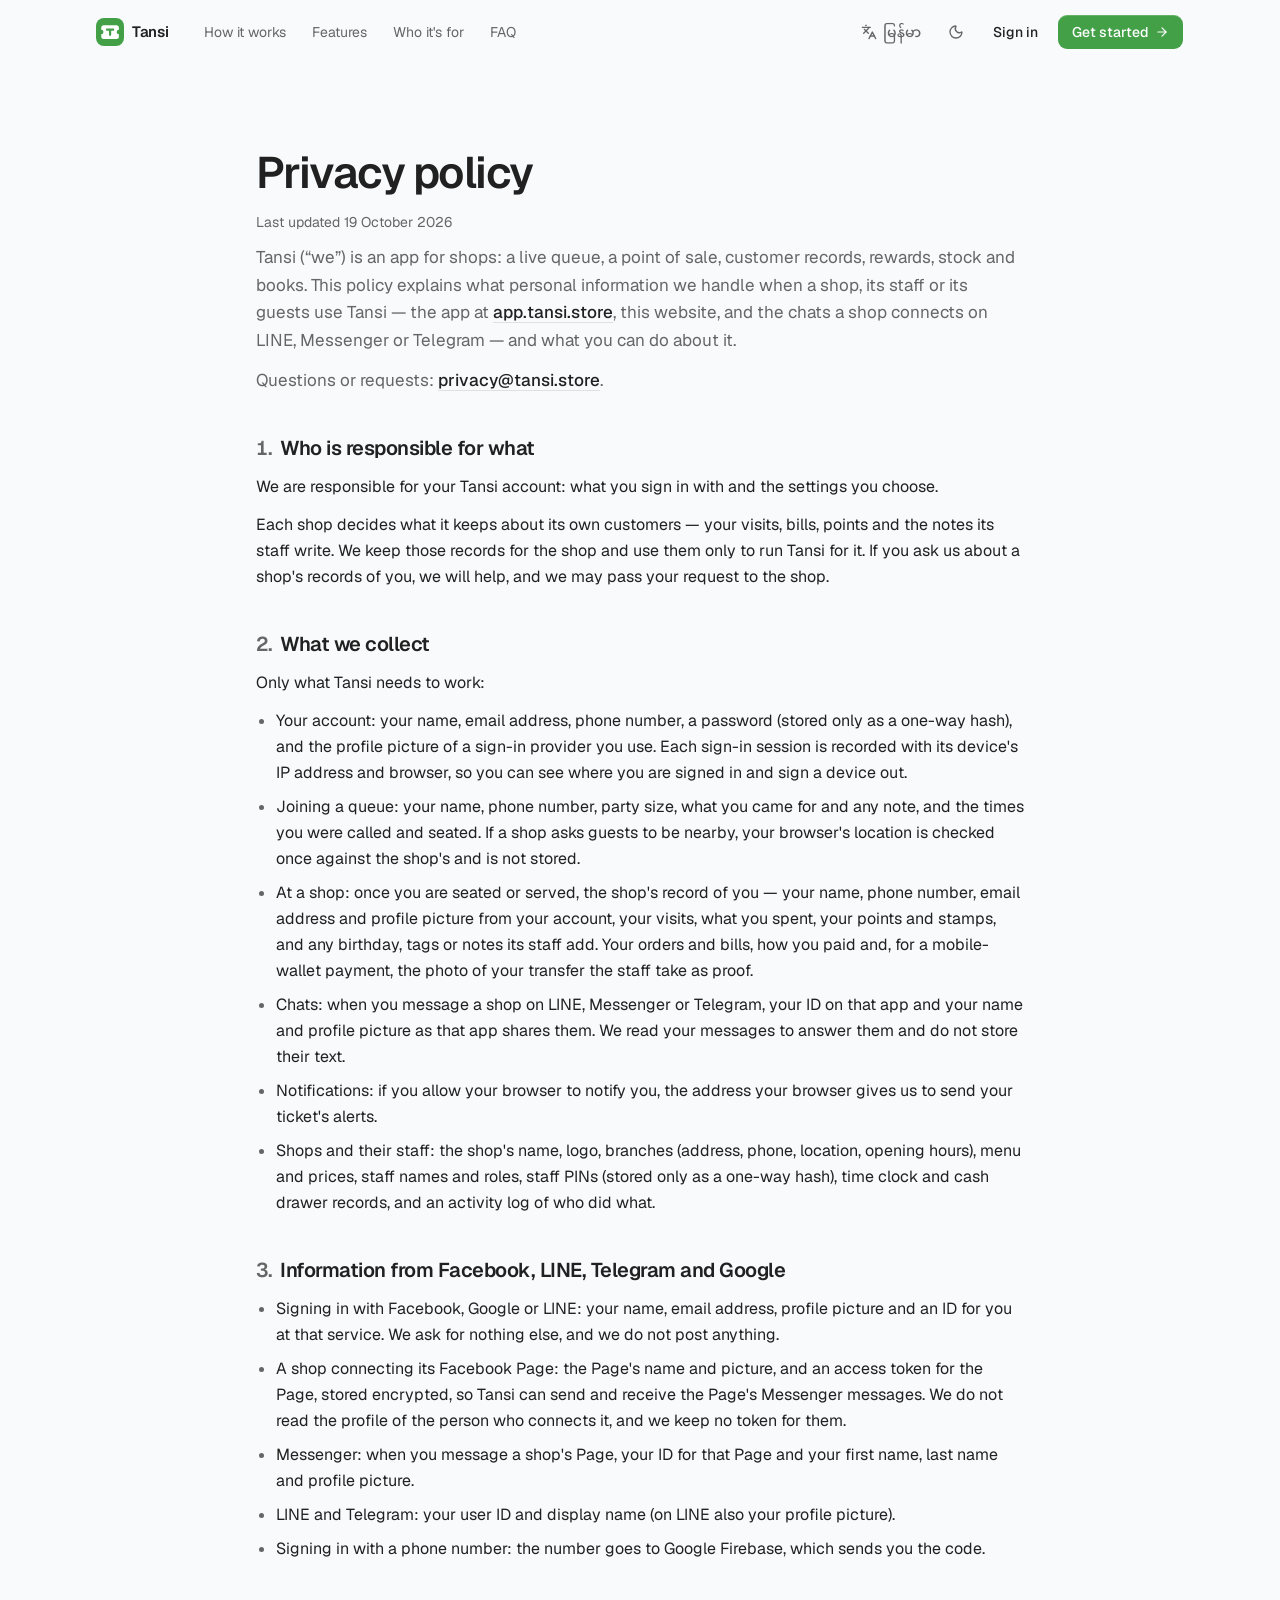
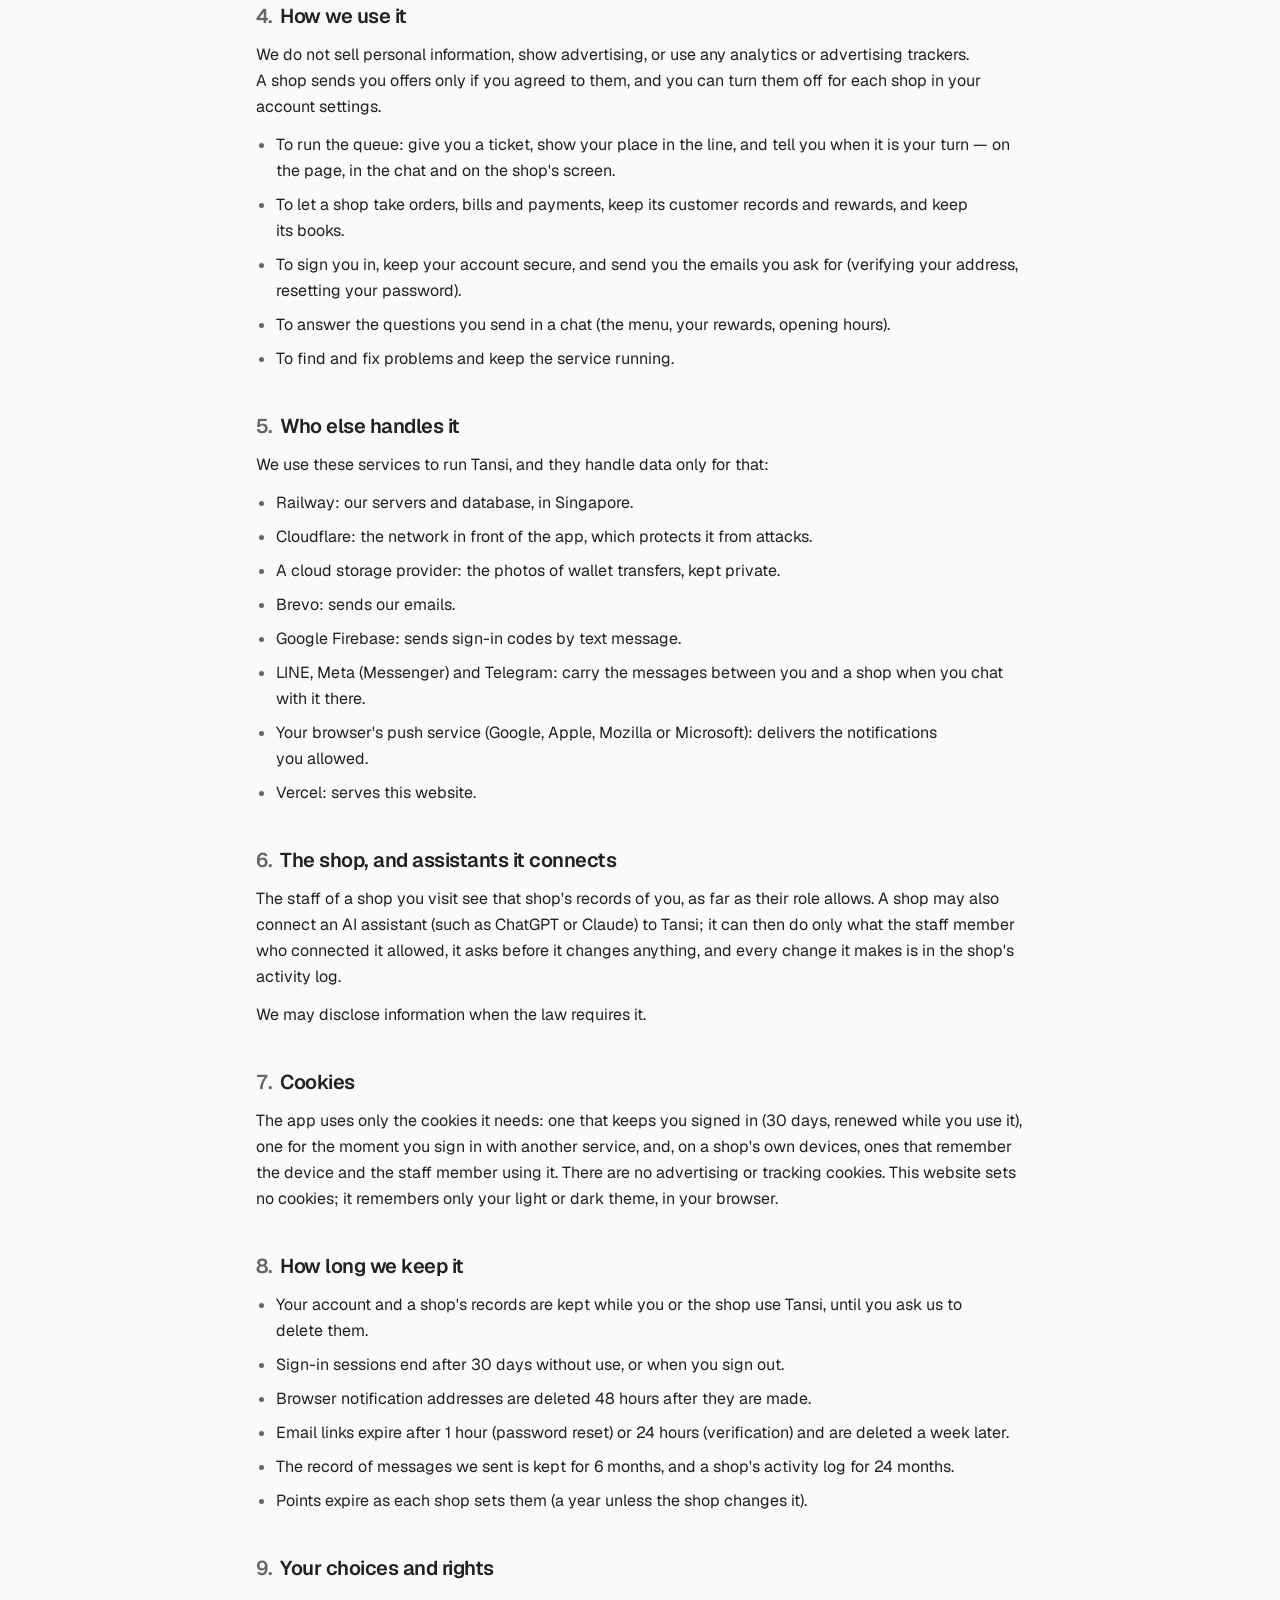
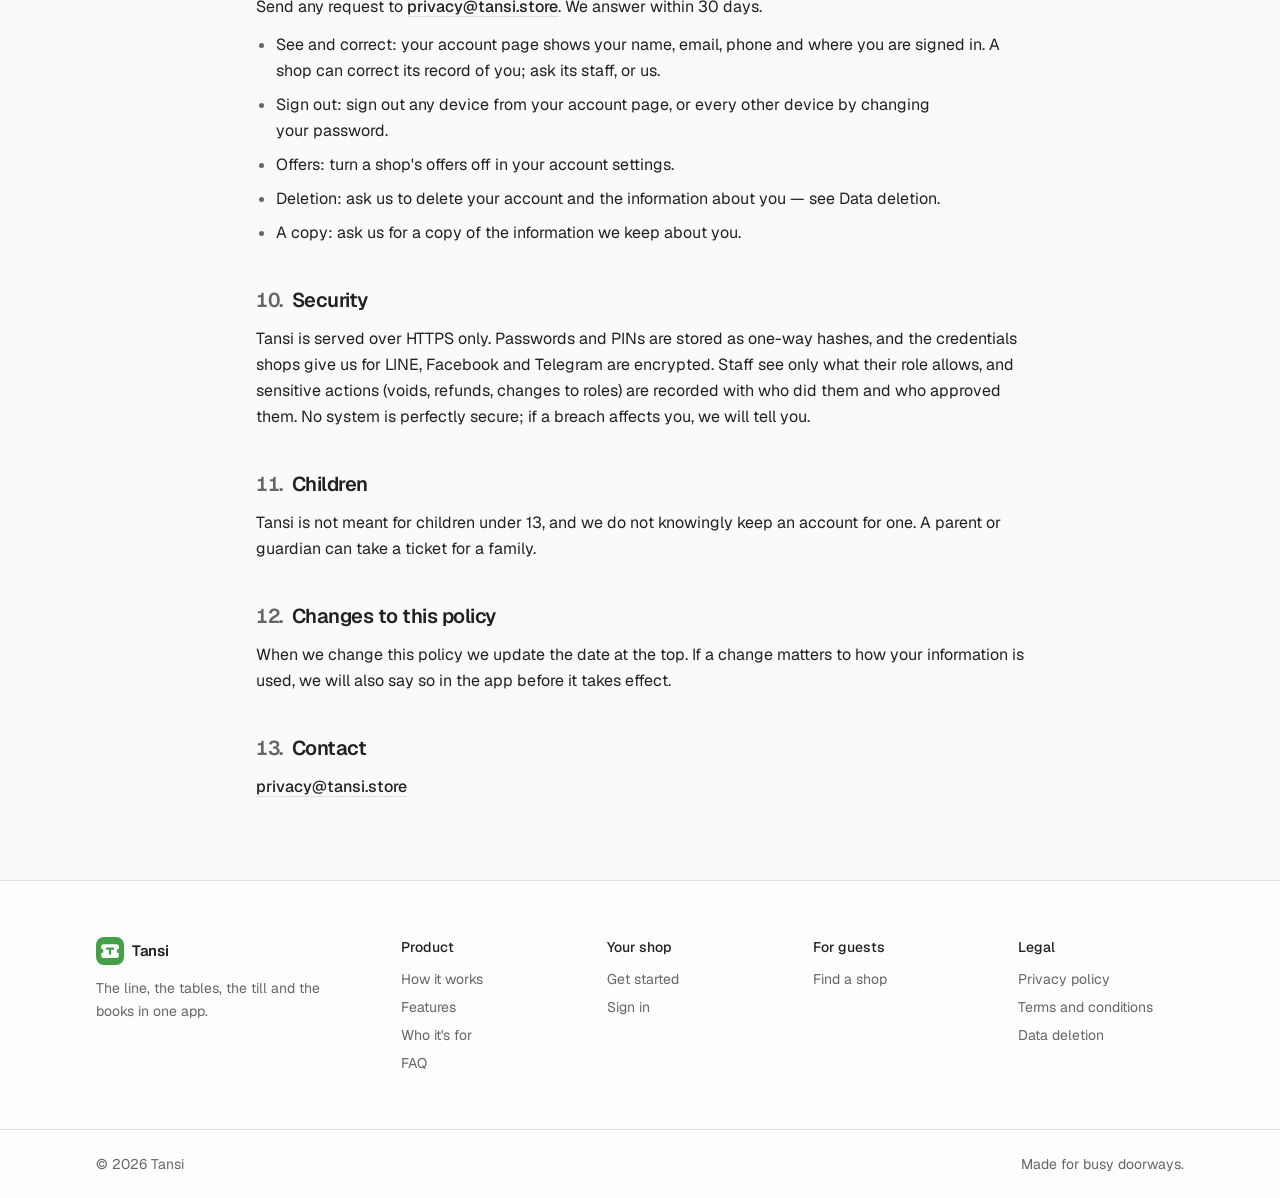
<file: privacy-policy/index.html>
<!doctype html>
<html lang="en" class="font-sans antialiased">
  <head>
    <meta charset="UTF-8" />
    <meta name="viewport" content="width=device-width, initial-scale=1, viewport-fit=cover" />
    <title>Privacy policy · Tansi</title>
    <meta name="description" content="What Tansi collects when shops and their guests use it, why, who else handles it, how long it is kept, and how to have it deleted." />
    <meta name="robots" content="index, follow" />
    <link rel="canonical" href="https://tansi.store/privacy-policy" />
    <link rel="alternate" hreflang="en" href="https://tansi.store/privacy-policy" />
    <link rel="alternate" hreflang="my" href="https://tansi.store/my/privacy-policy" />
    <link rel="alternate" hreflang="x-default" href="https://tansi.store/privacy-policy" />
    <meta property="og:type" content="article" />
    <meta property="og:site_name" content="Tansi" />
    <meta property="og:locale" content="en_US" />
    <meta property="og:title" content="Privacy policy · Tansi" />
    <meta property="og:description" content="What Tansi collects when shops and their guests use it, why, who else handles it, how long it is kept, and how to have it deleted." />
    <meta property="og:url" content="https://tansi.store/privacy-policy" />
    <meta property="og:image" content="https://tansi.store/og.png" />
    <link rel="icon" href="/favicon.ico" sizes="any" />
    <link rel="icon" href="/icons/icon.svg" type="image/svg+xml" />
    <link rel="apple-touch-icon" href="/icons/apple-touch-icon.png" />
    <meta name="theme-color" content="#f3f3f3" />
    <script>
      // Before the first paint: a visitor who picked dark gets dark from the first frame. Light is the default,
      // as in the app.
      try {
        if (localStorage.getItem("queue-site-theme") === "dark") {
          document.documentElement.classList.add("dark")
          document.querySelector('meta[name="theme-color"]').setAttribute("content", "#141414")
        }
      } catch (e) {}
    </script>
    <script type="module" crossorigin src="/assets/index-qXSVw3oT.js"></script>
    <link rel="stylesheet" crossorigin href="/assets/index-B2XbIMvp.css">
  </head>
  <body>
    <div id="root" data-page="privacy" data-lang="en"><div id="top" class="flex min-h-svh flex-col"><a href="#main" class="sr-only z-50 rounded-md bg-foreground px-3 py-2 text-sm text-background focus:not-sr-only focus:fixed focus:top-3 focus:left-3">Skip to content</a><header class="sticky top-0 z-40 border-b border-transparent pt-[env(safe-area-inset-top)] transition-colors duration-200 data-[scrolled]:border-border data-[scrolled]:bg-background/80 data-[scrolled]:backdrop-blur-md"><div class="mx-auto flex h-16 w-full max-w-6xl items-center gap-6 px-5 sm:px-6 lg:px-8"><a href="/" class="rounded-md outline-none focus-visible:ring-3 focus-visible:ring-ring/50"><span class="flex items-center gap-2 text-[15px] font-semibold tracking-tight"><span data-slot="brand-tile" class="flex size-7 shrink-0 items-center justify-center rounded-md bg-primary text-primary-foreground"><svg data-slot="brand-mark" viewBox="8 8 32 32" fill="currentColor" aria-hidden="true" class="size-[72%]"><path fill-rule="evenodd" d="M14 13h20a4 4 0 0 1 4 4v3.5a3.5 3.5 0 0 0 0 7V31a4 4 0 0 1-4 4H14a4 4 0 0 1-4-4v-3.5a3.5 3.5 0 0 0 0-7V17a4 4 0 0 1 4-4zM18.7 18.5h10.6a1.2 1.2 0 0 1 1.2 1.2v1.1a1.2 1.2 0 0 1-1.2 1.2h-3.55v6.8a1.2 1.2 0 0 1-1.2 1.2h-1.1a1.2 1.2 0 0 1-1.2-1.2V22H18.7a1.2 1.2 0 0 1-1.2-1.2v-1.1a1.2 1.2 0 0 1 1.2-1.2z"></path></svg></span>Tansi</span></a><nav aria-label="Sections" class="hidden items-center gap-0.5 lg:flex"><a href="/#how" class="rounded-md px-3 py-2 text-sm whitespace-nowrap text-muted-foreground transition-colors outline-none hover:bg-muted hover:text-foreground focus-visible:ring-3 focus-visible:ring-ring/50">How it works</a><a href="/#features" class="rounded-md px-3 py-2 text-sm whitespace-nowrap text-muted-foreground transition-colors outline-none hover:bg-muted hover:text-foreground focus-visible:ring-3 focus-visible:ring-ring/50">Features</a><a href="/#businesses" class="rounded-md px-3 py-2 text-sm whitespace-nowrap text-muted-foreground transition-colors outline-none hover:bg-muted hover:text-foreground focus-visible:ring-3 focus-visible:ring-ring/50">Who it&#x27;s for</a><a href="/#faq" class="rounded-md px-3 py-2 text-sm whitespace-nowrap text-muted-foreground transition-colors outline-none hover:bg-muted hover:text-foreground focus-visible:ring-3 focus-visible:ring-ring/50">FAQ</a></nav><div class="ml-auto flex items-center gap-1.5"><a href="/my/privacy-policy" hrefLang="my" lang="my" aria-label="Language: မြန်မာ" data-slot="button" data-variant="ghost" data-size="default" class="group/button inline-flex shrink-0 items-center justify-center rounded-lg border border-transparent bg-clip-padding font-medium whitespace-nowrap transition-all outline-none select-none focus-visible:border-ring focus-visible:ring-3 focus-visible:ring-ring/50 active:not-aria-[haspopup]:translate-y-px disabled:pointer-events-none disabled:opacity-50 aria-invalid:border-destructive aria-invalid:ring-3 aria-invalid:ring-destructive/20 dark:aria-invalid:border-destructive/50 dark:aria-invalid:ring-destructive/40 [&amp;_svg]:pointer-events-none [&amp;_svg]:shrink-0 [&amp;_svg:not([class*=&#x27;size-&#x27;])]:size-4 hover:bg-muted hover:text-foreground aria-expanded:bg-muted aria-expanded:text-foreground dark:hover:bg-muted/50 has-data-[icon=inline-end]:pr-2 has-data-[icon=inline-start]:pl-2 h-9 gap-1.5 px-2.5 text-sm text-muted-foreground"><svg xmlns="http://www.w3.org/2000/svg" width="24" height="24" viewBox="0 0 24 24" fill="none" stroke="currentColor" stroke-width="2" stroke-linecap="round" stroke-linejoin="round" class="lucide lucide-languages" aria-hidden="true"><path d="m5 8 6 6"></path><path d="m4 14 6-6 2-3"></path><path d="M2 5h12"></path><path d="M7 2h1"></path><path d="m22 22-5-10-5 10"></path><path d="M14 18h6"></path></svg>မြန်မာ</a><button data-slot="button" data-variant="ghost" data-size="icon" class="group/button inline-flex shrink-0 items-center justify-center rounded-lg border border-transparent bg-clip-padding text-sm font-medium whitespace-nowrap transition-all outline-none select-none focus-visible:border-ring focus-visible:ring-3 focus-visible:ring-ring/50 active:not-aria-[haspopup]:translate-y-px disabled:pointer-events-none disabled:opacity-50 aria-invalid:border-destructive aria-invalid:ring-3 aria-invalid:ring-destructive/20 dark:aria-invalid:border-destructive/50 dark:aria-invalid:ring-destructive/40 [&amp;_svg]:pointer-events-none [&amp;_svg]:shrink-0 [&amp;_svg:not([class*=&#x27;size-&#x27;])]:size-4 hover:bg-muted hover:text-foreground aria-expanded:bg-muted aria-expanded:text-foreground dark:hover:bg-muted/50 size-9 text-muted-foreground" aria-pressed="false"><svg xmlns="http://www.w3.org/2000/svg" width="24" height="24" viewBox="0 0 24 24" fill="none" stroke="currentColor" stroke-width="2" stroke-linecap="round" stroke-linejoin="round" class="lucide lucide-moon dark:hidden" aria-hidden="true"><path d="M20.985 12.486a9 9 0 1 1-9.473-9.472c.405-.022.617.46.402.803a6 6 0 0 0 8.268 8.268c.344-.215.825-.004.803.401"></path></svg><svg xmlns="http://www.w3.org/2000/svg" width="24" height="24" viewBox="0 0 24 24" fill="none" stroke="currentColor" stroke-width="2" stroke-linecap="round" stroke-linejoin="round" class="lucide lucide-sun hidden dark:block" aria-hidden="true"><circle cx="12" cy="12" r="4"></circle><path d="M12 2v2"></path><path d="M12 20v2"></path><path d="m4.93 4.93 1.41 1.41"></path><path d="m17.66 17.66 1.41 1.41"></path><path d="M2 12h2"></path><path d="M20 12h2"></path><path d="m6.34 17.66-1.41 1.41"></path><path d="m19.07 4.93-1.41 1.41"></path></svg><span class="sr-only">Dark theme</span></button><a href="https://app.tansi.store/login?next=%2Fdashboard" data-slot="button" data-variant="ghost" data-size="default" class="group/button shrink-0 items-center justify-center rounded-lg border border-transparent bg-clip-padding font-medium whitespace-nowrap transition-all outline-none select-none focus-visible:border-ring focus-visible:ring-3 focus-visible:ring-ring/50 active:not-aria-[haspopup]:translate-y-px disabled:pointer-events-none disabled:opacity-50 aria-invalid:border-destructive aria-invalid:ring-3 aria-invalid:ring-destructive/20 dark:aria-invalid:border-destructive/50 dark:aria-invalid:ring-destructive/40 [&amp;_svg]:pointer-events-none [&amp;_svg]:shrink-0 [&amp;_svg:not([class*=&#x27;size-&#x27;])]:size-4 hover:bg-muted hover:text-foreground aria-expanded:bg-muted aria-expanded:text-foreground dark:hover:bg-muted/50 gap-1.5 has-data-[icon=inline-end]:pr-2 has-data-[icon=inline-start]:pl-2 hidden h-9 px-3 text-sm sm:inline-flex">Sign in</a><a href="https://app.tansi.store/login?next=%2Fdashboard" data-slot="button" data-variant="default" data-size="default" class="group/button shrink-0 items-center justify-center border border-transparent bg-clip-padding font-medium whitespace-nowrap transition-all outline-none select-none focus-visible:border-ring focus-visible:ring-3 focus-visible:ring-ring/50 active:not-aria-[haspopup]:translate-y-px disabled:pointer-events-none disabled:opacity-50 aria-invalid:border-destructive aria-invalid:ring-3 aria-invalid:ring-destructive/20 dark:aria-invalid:border-destructive/50 dark:aria-invalid:ring-destructive/40 [&amp;_svg]:pointer-events-none [&amp;_svg]:shrink-0 [&amp;_svg:not([class*=&#x27;size-&#x27;])]:size-4 bg-primary text-primary-foreground hover:bg-primary/80 has-data-[icon=inline-end]:pr-2 has-data-[icon=inline-start]:pl-2 gap-1.5 shadow-[inset_0_1px_0_rgb(255_255_255/0.18)] h-9 rounded-lg px-3.5 text-sm hidden sm:inline-flex">Get started<svg xmlns="http://www.w3.org/2000/svg" width="24" height="24" viewBox="0 0 24 24" fill="none" stroke="currentColor" stroke-width="2" stroke-linecap="round" stroke-linejoin="round" class="lucide lucide-arrow-right size-3.5" aria-hidden="true"><path d="M5 12h14"></path><path d="m12 5 7 7-7 7"></path></svg></a><button data-slot="sheet-trigger" data-variant="outline" data-size="icon" class="group/button inline-flex shrink-0 items-center justify-center rounded-lg border bg-clip-padding text-sm font-medium whitespace-nowrap transition-all outline-none select-none focus-visible:border-ring focus-visible:ring-3 focus-visible:ring-ring/50 active:not-aria-[haspopup]:translate-y-px disabled:pointer-events-none disabled:opacity-50 aria-invalid:border-destructive aria-invalid:ring-3 aria-invalid:ring-destructive/20 dark:aria-invalid:border-destructive/50 dark:aria-invalid:ring-destructive/40 [&amp;_svg]:pointer-events-none [&amp;_svg]:shrink-0 [&amp;_svg:not([class*=&#x27;size-&#x27;])]:size-4 border-border bg-background hover:bg-muted hover:text-foreground aria-expanded:bg-muted aria-expanded:text-foreground dark:border-input dark:bg-input/30 dark:hover:bg-input/50 size-9 lg:hidden" aria-label="Menu" type="button" aria-haspopup="dialog" aria-expanded="false" data-state="closed"><svg xmlns="http://www.w3.org/2000/svg" width="24" height="24" viewBox="0 0 24 24" fill="none" stroke="currentColor" stroke-width="2" stroke-linecap="round" stroke-linejoin="round" class="lucide lucide-menu" aria-hidden="true"><path d="M4 5h16"></path><path d="M4 12h16"></path><path d="M4 19h16"></path></svg></button></div></div></header><main id="main" class="flex-1"><div class="mx-auto w-full max-w-6xl px-5 sm:px-6 lg:px-8 py-14 sm:py-20"><article class="mx-auto flex max-w-3xl flex-col gap-10"><header class="flex flex-col gap-3"><h1 class="text-[clamp(2rem,5vw,2.75rem)] leading-tight font-semibold tracking-[-0.035em] text-balance">Privacy policy</h1><p class="text-sm text-muted-foreground">Last updated 19 October 2026</p><p class="text-[17px] leading-relaxed text-pretty text-muted-foreground">Tansi (“we”) is an app for shops: a live queue, a point of sale, customer records, rewards, stock and books. This policy explains what personal information we handle when a shop, its staff or its guests use Tansi — the app at <a href="https://app.tansi.store" class="font-medium text-foreground underline underline-offset-4 decoration-border hover:decoration-foreground">app.tansi.store</a>, this website, and the chats a shop connects on LINE, Messenger or Telegram — and what you can do about it.</p><p class="text-[17px] leading-relaxed text-pretty text-muted-foreground">Questions or requests: <a href="mailto:privacy@tansi.store" class="font-medium text-foreground underline underline-offset-4 decoration-border hover:decoration-foreground">privacy@tansi.store</a>.</p></header><section class="flex flex-col gap-3"><h2 class="text-xl font-semibold tracking-tight"><span class="mr-2 text-muted-foreground tabular">1<!-- -->.</span>Who is responsible for what</h2><p class="leading-relaxed text-pretty">We are responsible for your Tansi account: what you sign in with and the settings you choose.</p><p class="leading-relaxed text-pretty">Each shop decides what it keeps about its own customers — your visits, bills, points and the notes its staff write. We keep those records for the shop and use them only to run Tansi for it. If you ask us about a shop&#x27;s records of you, we will help, and we may pass your request to the shop.</p></section><section class="flex flex-col gap-3"><h2 class="text-xl font-semibold tracking-tight"><span class="mr-2 text-muted-foreground tabular">2<!-- -->.</span>What we collect</h2><p class="leading-relaxed text-pretty">Only what Tansi needs to work:</p><ul class="flex list-disc flex-col gap-2 pl-5 leading-relaxed marker:text-muted-foreground"><li class="text-pretty">Your account: your name, email address, phone number, a password (stored only as a one-way hash), and the profile picture of a sign-in provider you use. Each sign-in session is recorded with its device&#x27;s IP address and browser, so you can see where you are signed in and sign a device out.</li><li class="text-pretty">Joining a queue: your name, phone number, party size, what you came for and any note, and the times you were called and seated. If a shop asks guests to be nearby, your browser&#x27;s location is checked once against the shop&#x27;s and is not stored.</li><li class="text-pretty">At a shop: once you are seated or served, the shop&#x27;s record of you — your name, phone number, email address and profile picture from your account, your visits, what you spent, your points and stamps, and any birthday, tags or notes its staff add. Your orders and bills, how you paid and, for a mobile-wallet payment, the photo of your transfer the staff take as proof.</li><li class="text-pretty">Chats: when you message a shop on LINE, Messenger or Telegram, your ID on that app and your name and profile picture as that app shares them. We read your messages to answer them and do not store their text.</li><li class="text-pretty">Notifications: if you allow your browser to notify you, the address your browser gives us to send your ticket&#x27;s alerts.</li><li class="text-pretty">Shops and their staff: the shop&#x27;s name, logo, branches (address, phone, location, opening hours), menu and prices, staff names and roles, staff PINs (stored only as a one-way hash), time clock and cash drawer records, and an activity log of who did what.</li></ul></section><section class="flex flex-col gap-3"><h2 class="text-xl font-semibold tracking-tight"><span class="mr-2 text-muted-foreground tabular">3<!-- -->.</span>Information from Facebook, LINE, Telegram and Google</h2><ul class="flex list-disc flex-col gap-2 pl-5 leading-relaxed marker:text-muted-foreground"><li class="text-pretty">Signing in with Facebook, Google or LINE: your name, email address, profile picture and an ID for you at that service. We ask for nothing else, and we do not post anything.</li><li class="text-pretty">A shop connecting its Facebook Page: the Page&#x27;s name and picture, and an access token for the Page, stored encrypted, so Tansi can send and receive the Page&#x27;s Messenger messages. We do not read the profile of the person who connects it, and we keep no token for them.</li><li class="text-pretty">Messenger: when you message a shop&#x27;s Page, your ID for that Page and your first name, last name and profile picture.</li><li class="text-pretty">LINE and Telegram: your user ID and display name (on LINE also your profile picture).</li><li class="text-pretty">Signing in with a phone number: the number goes to Google Firebase, which sends you the code.</li></ul></section><section class="flex flex-col gap-3"><h2 class="text-xl font-semibold tracking-tight"><span class="mr-2 text-muted-foreground tabular">4<!-- -->.</span>How we use it</h2><p class="leading-relaxed text-pretty">We do not sell personal information, show advertising, or use any analytics or advertising trackers. A shop sends you offers only if you agreed to them, and you can turn them off for each shop in your account settings.</p><ul class="flex list-disc flex-col gap-2 pl-5 leading-relaxed marker:text-muted-foreground"><li class="text-pretty">To run the queue: give you a ticket, show your place in the line, and tell you when it is your turn — on the page, in the chat and on the shop&#x27;s screen.</li><li class="text-pretty">To let a shop take orders, bills and payments, keep its customer records and rewards, and keep its books.</li><li class="text-pretty">To sign you in, keep your account secure, and send you the emails you ask for (verifying your address, resetting your password).</li><li class="text-pretty">To answer the questions you send in a chat (the menu, your rewards, opening hours).</li><li class="text-pretty">To find and fix problems and keep the service running.</li></ul></section><section class="flex flex-col gap-3"><h2 class="text-xl font-semibold tracking-tight"><span class="mr-2 text-muted-foreground tabular">5<!-- -->.</span>Who else handles it</h2><p class="leading-relaxed text-pretty">We use these services to run Tansi, and they handle data only for that:</p><ul class="flex list-disc flex-col gap-2 pl-5 leading-relaxed marker:text-muted-foreground"><li class="text-pretty">Railway: our servers and database, in Singapore.</li><li class="text-pretty">Cloudflare: the network in front of the app, which protects it from attacks.</li><li class="text-pretty">A cloud storage provider: the photos of wallet transfers, kept private.</li><li class="text-pretty">Brevo: sends our emails.</li><li class="text-pretty">Google Firebase: sends sign-in codes by text message.</li><li class="text-pretty">LINE, Meta (Messenger) and Telegram: carry the messages between you and a shop when you chat with it there.</li><li class="text-pretty">Your browser&#x27;s push service (Google, Apple, Mozilla or Microsoft): delivers the notifications you allowed.</li><li class="text-pretty">Vercel: serves this website.</li></ul></section><section class="flex flex-col gap-3"><h2 class="text-xl font-semibold tracking-tight"><span class="mr-2 text-muted-foreground tabular">6<!-- -->.</span>The shop, and assistants it connects</h2><p class="leading-relaxed text-pretty">The staff of a shop you visit see that shop&#x27;s records of you, as far as their role allows. A shop may also connect an AI assistant (such as ChatGPT or Claude) to Tansi; it can then do only what the staff member who connected it allowed, it asks before it changes anything, and every change it makes is in the shop&#x27;s activity log.</p><p class="leading-relaxed text-pretty">We may disclose information when the law requires it.</p></section><section class="flex flex-col gap-3"><h2 class="text-xl font-semibold tracking-tight"><span class="mr-2 text-muted-foreground tabular">7<!-- -->.</span>Cookies</h2><p class="leading-relaxed text-pretty">The app uses only the cookies it needs: one that keeps you signed in (30 days, renewed while you use it), one for the moment you sign in with another service, and, on a shop&#x27;s own devices, ones that remember the device and the staff member using it. There are no advertising or tracking cookies. This website sets no cookies; it remembers only your light or dark theme, in your browser.</p></section><section class="flex flex-col gap-3"><h2 class="text-xl font-semibold tracking-tight"><span class="mr-2 text-muted-foreground tabular">8<!-- -->.</span>How long we keep it</h2><ul class="flex list-disc flex-col gap-2 pl-5 leading-relaxed marker:text-muted-foreground"><li class="text-pretty">Your account and a shop&#x27;s records are kept while you or the shop use Tansi, until you ask us to delete them.</li><li class="text-pretty">Sign-in sessions end after 30 days without use, or when you sign out.</li><li class="text-pretty">Browser notification addresses are deleted 48 hours after they are made.</li><li class="text-pretty">Email links expire after 1 hour (password reset) or 24 hours (verification) and are deleted a week later.</li><li class="text-pretty">The record of messages we sent is kept for 6 months, and a shop&#x27;s activity log for 24 months.</li><li class="text-pretty">Points expire as each shop sets them (a year unless the shop changes it).</li></ul></section><section class="flex flex-col gap-3"><h2 class="text-xl font-semibold tracking-tight"><span class="mr-2 text-muted-foreground tabular">9<!-- -->.</span>Your choices and rights</h2><p class="leading-relaxed text-pretty">Send any request to <a href="mailto:privacy@tansi.store" class="font-medium text-foreground underline underline-offset-4 decoration-border hover:decoration-foreground">privacy@tansi.store</a>. We answer within 30 days.</p><ul class="flex list-disc flex-col gap-2 pl-5 leading-relaxed marker:text-muted-foreground"><li class="text-pretty">See and correct: your account page shows your name, email, phone and where you are signed in. A shop can correct its record of you; ask its staff, or us.</li><li class="text-pretty">Sign out: sign out any device from your account page, or every other device by changing your password.</li><li class="text-pretty">Offers: turn a shop&#x27;s offers off in your account settings.</li><li class="text-pretty">Deletion: ask us to delete your account and the information about you — see Data deletion.</li><li class="text-pretty">A copy: ask us for a copy of the information we keep about you.</li></ul></section><section class="flex flex-col gap-3"><h2 class="text-xl font-semibold tracking-tight"><span class="mr-2 text-muted-foreground tabular">10<!-- -->.</span>Security</h2><p class="leading-relaxed text-pretty">Tansi is served over HTTPS only. Passwords and PINs are stored as one-way hashes, and the credentials shops give us for LINE, Facebook and Telegram are encrypted. Staff see only what their role allows, and sensitive actions (voids, refunds, changes to roles) are recorded with who did them and who approved them. No system is perfectly secure; if a breach affects you, we will tell you.</p></section><section class="flex flex-col gap-3"><h2 class="text-xl font-semibold tracking-tight"><span class="mr-2 text-muted-foreground tabular">11<!-- -->.</span>Children</h2><p class="leading-relaxed text-pretty">Tansi is not meant for children under 13, and we do not knowingly keep an account for one. A parent or guardian can take a ticket for a family.</p></section><section class="flex flex-col gap-3"><h2 class="text-xl font-semibold tracking-tight"><span class="mr-2 text-muted-foreground tabular">12<!-- -->.</span>Changes to this policy</h2><p class="leading-relaxed text-pretty">When we change this policy we update the date at the top. If a change matters to how your information is used, we will also say so in the app before it takes effect.</p></section><section class="flex flex-col gap-3"><h2 class="text-xl font-semibold tracking-tight"><span class="mr-2 text-muted-foreground tabular">13<!-- -->.</span>Contact</h2><p class="leading-relaxed text-pretty"><a href="mailto:privacy@tansi.store" class="font-medium text-foreground underline underline-offset-4 decoration-border hover:decoration-foreground">privacy@tansi.store</a></p></section></article></div></main><footer class="border-t bg-card/60"><div class="mx-auto w-full max-w-6xl px-5 sm:px-6 lg:px-8 grid gap-10 py-14 sm:grid-cols-2 md:grid-cols-4 lg:grid-cols-[1.6fr_repeat(4,1fr)]"><div class="flex flex-col gap-3 sm:col-span-2 md:col-span-4 lg:col-span-1"><span class="flex items-center gap-2 text-[15px] font-semibold tracking-tight"><span data-slot="brand-tile" class="flex size-7 shrink-0 items-center justify-center rounded-md bg-primary text-primary-foreground"><svg data-slot="brand-mark" viewBox="8 8 32 32" fill="currentColor" aria-hidden="true" class="size-[72%]"><path fill-rule="evenodd" d="M14 13h20a4 4 0 0 1 4 4v3.5a3.5 3.5 0 0 0 0 7V31a4 4 0 0 1-4 4H14a4 4 0 0 1-4-4v-3.5a3.5 3.5 0 0 0 0-7V17a4 4 0 0 1 4-4zM18.7 18.5h10.6a1.2 1.2 0 0 1 1.2 1.2v1.1a1.2 1.2 0 0 1-1.2 1.2h-3.55v6.8a1.2 1.2 0 0 1-1.2 1.2h-1.1a1.2 1.2 0 0 1-1.2-1.2V22H18.7a1.2 1.2 0 0 1-1.2-1.2v-1.1a1.2 1.2 0 0 1 1.2-1.2z"></path></svg></span>Tansi</span><p class="max-w-xs text-sm leading-relaxed text-muted-foreground">The line, the tables, the till and the books in one app.</p></div><div class="flex flex-col gap-3"><h3 class="text-sm font-medium">Product</h3><ul class="flex flex-col gap-2 text-sm"><li><a href="/#how" class="text-muted-foreground transition-colors hover:text-foreground">How it works</a></li><li><a href="/#features" class="text-muted-foreground transition-colors hover:text-foreground">Features</a></li><li><a href="/#businesses" class="text-muted-foreground transition-colors hover:text-foreground">Who it&#x27;s for</a></li><li><a href="/#faq" class="text-muted-foreground transition-colors hover:text-foreground">FAQ</a></li></ul></div><div class="flex flex-col gap-3"><h3 class="text-sm font-medium">Your shop</h3><ul class="flex flex-col gap-2 text-sm"><li><a href="https://app.tansi.store/login?next=%2Fdashboard" class="text-muted-foreground transition-colors hover:text-foreground">Get started</a></li><li><a href="https://app.tansi.store/login?next=%2Fdashboard" class="text-muted-foreground transition-colors hover:text-foreground">Sign in</a></li></ul></div><div class="flex flex-col gap-3"><h3 class="text-sm font-medium">For guests</h3><ul class="flex flex-col gap-2 text-sm"><li><a href="https://app.tansi.store/" class="text-muted-foreground transition-colors hover:text-foreground">Find a shop</a></li></ul></div><div class="flex flex-col gap-3"><h3 class="text-sm font-medium">Legal</h3><ul class="flex flex-col gap-2 text-sm"><li><a href="/privacy-policy" class="text-muted-foreground transition-colors hover:text-foreground">Privacy policy</a></li><li><a href="/terms-and-conditions" class="text-muted-foreground transition-colors hover:text-foreground">Terms and conditions</a></li><li><a href="/data-deletion" class="text-muted-foreground transition-colors hover:text-foreground">Data deletion</a></li></ul></div></div><div class="border-t"><div class="mx-auto w-full max-w-6xl px-5 sm:px-6 lg:px-8 flex flex-wrap items-center justify-between gap-2 py-6 text-sm text-muted-foreground"><span>© <!-- -->2026<!-- --> <!-- -->Tansi</span><span>Made for busy doorways.</span></div></div></footer></div></div>
  </body>
</html>
</file>
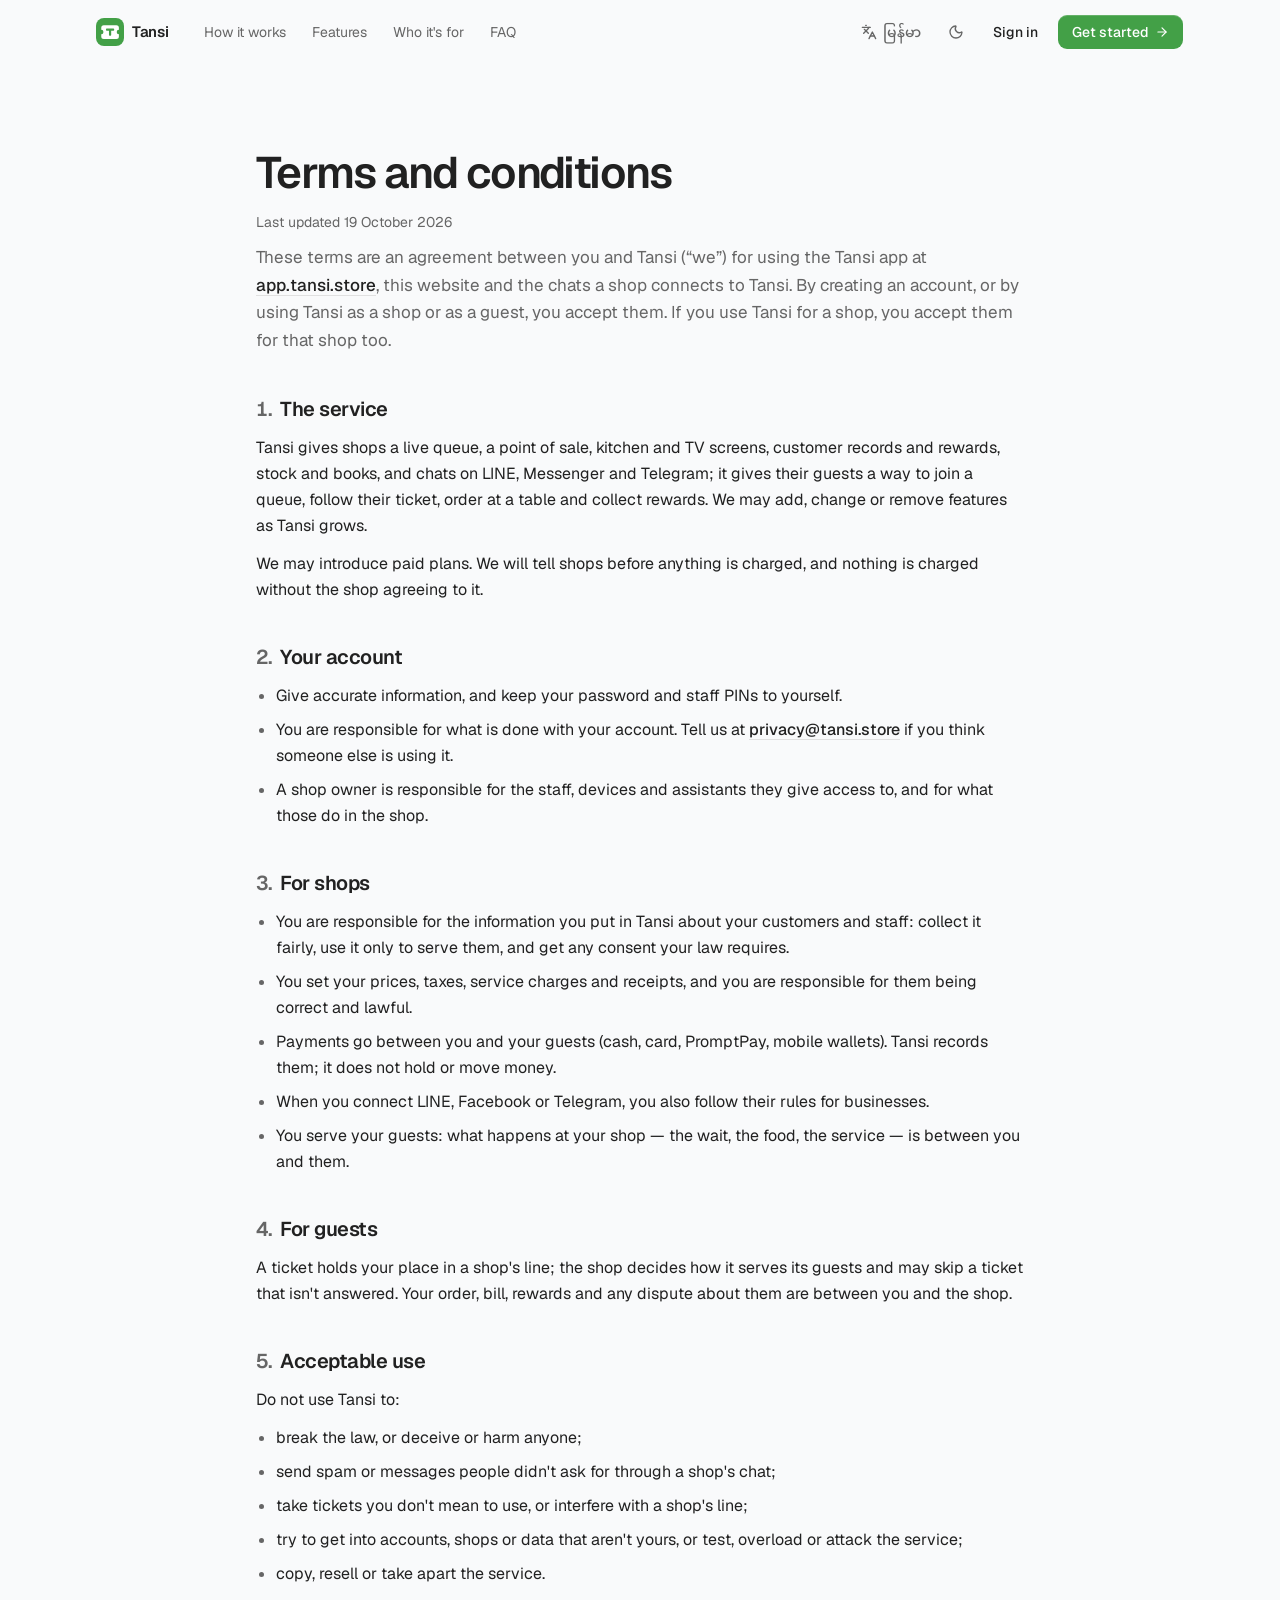
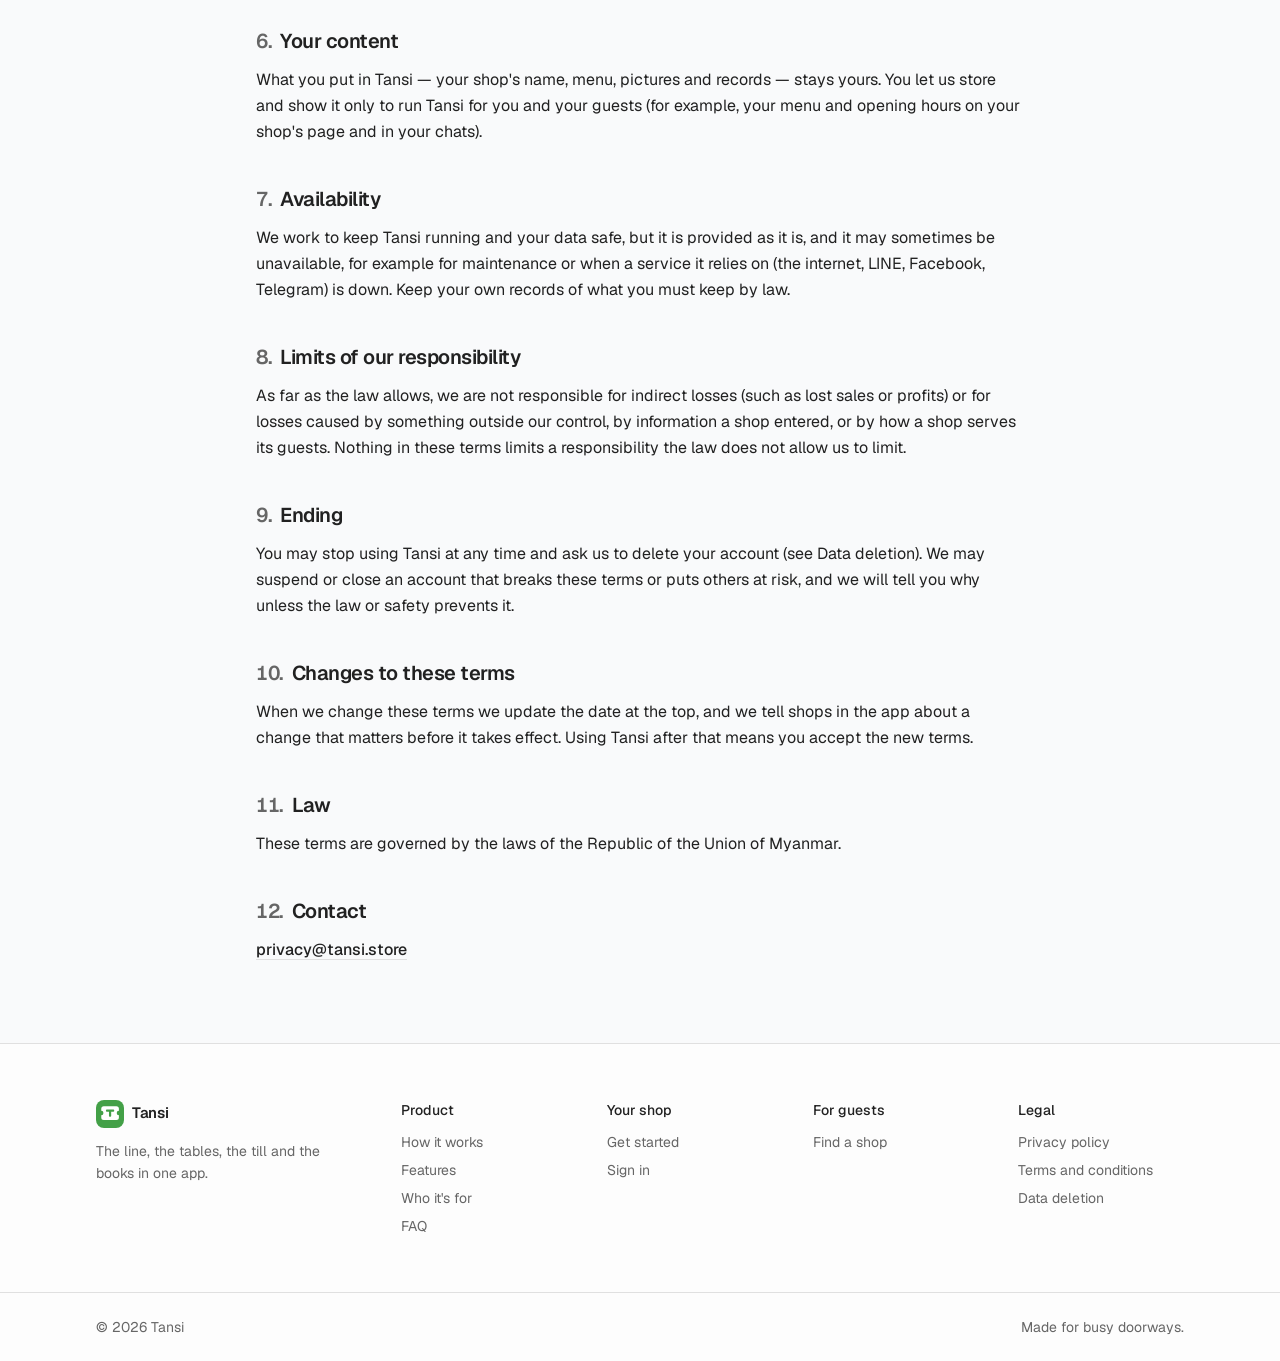
<file: terms-and-conditions/index.html>
<!doctype html>
<html lang="en" class="font-sans antialiased">
  <head>
    <meta charset="UTF-8" />
    <meta name="viewport" content="width=device-width, initial-scale=1, viewport-fit=cover" />
    <title>Terms and conditions · Tansi</title>
    <meta name="description" content="The terms for using Tansi: what it does, what shops and guests are responsible for, acceptable use, and the limits of our responsibility." />
    <meta name="robots" content="index, follow" />
    <link rel="canonical" href="https://tansi.store/terms-and-conditions" />
    <link rel="alternate" hreflang="en" href="https://tansi.store/terms-and-conditions" />
    <link rel="alternate" hreflang="my" href="https://tansi.store/my/terms-and-conditions" />
    <link rel="alternate" hreflang="x-default" href="https://tansi.store/terms-and-conditions" />
    <meta property="og:type" content="article" />
    <meta property="og:site_name" content="Tansi" />
    <meta property="og:locale" content="en_US" />
    <meta property="og:title" content="Terms and conditions · Tansi" />
    <meta property="og:description" content="The terms for using Tansi: what it does, what shops and guests are responsible for, acceptable use, and the limits of our responsibility." />
    <meta property="og:url" content="https://tansi.store/terms-and-conditions" />
    <meta property="og:image" content="https://tansi.store/og.png" />
    <link rel="icon" href="/favicon.ico" sizes="any" />
    <link rel="icon" href="/icons/icon.svg" type="image/svg+xml" />
    <link rel="apple-touch-icon" href="/icons/apple-touch-icon.png" />
    <meta name="theme-color" content="#f3f3f3" />
    <script>
      // Before the first paint: a visitor who picked dark gets dark from the first frame. Light is the default,
      // as in the app.
      try {
        if (localStorage.getItem("queue-site-theme") === "dark") {
          document.documentElement.classList.add("dark")
          document.querySelector('meta[name="theme-color"]').setAttribute("content", "#141414")
        }
      } catch (e) {}
    </script>
    <script type="module" crossorigin src="/assets/index-qXSVw3oT.js"></script>
    <link rel="stylesheet" crossorigin href="/assets/index-B2XbIMvp.css">
  </head>
  <body>
    <div id="root" data-page="terms" data-lang="en"><div id="top" class="flex min-h-svh flex-col"><a href="#main" class="sr-only z-50 rounded-md bg-foreground px-3 py-2 text-sm text-background focus:not-sr-only focus:fixed focus:top-3 focus:left-3">Skip to content</a><header class="sticky top-0 z-40 border-b border-transparent pt-[env(safe-area-inset-top)] transition-colors duration-200 data-[scrolled]:border-border data-[scrolled]:bg-background/80 data-[scrolled]:backdrop-blur-md"><div class="mx-auto flex h-16 w-full max-w-6xl items-center gap-6 px-5 sm:px-6 lg:px-8"><a href="/" class="rounded-md outline-none focus-visible:ring-3 focus-visible:ring-ring/50"><span class="flex items-center gap-2 text-[15px] font-semibold tracking-tight"><span data-slot="brand-tile" class="flex size-7 shrink-0 items-center justify-center rounded-md bg-primary text-primary-foreground"><svg data-slot="brand-mark" viewBox="8 8 32 32" fill="currentColor" aria-hidden="true" class="size-[72%]"><path fill-rule="evenodd" d="M14 13h20a4 4 0 0 1 4 4v3.5a3.5 3.5 0 0 0 0 7V31a4 4 0 0 1-4 4H14a4 4 0 0 1-4-4v-3.5a3.5 3.5 0 0 0 0-7V17a4 4 0 0 1 4-4zM18.7 18.5h10.6a1.2 1.2 0 0 1 1.2 1.2v1.1a1.2 1.2 0 0 1-1.2 1.2h-3.55v6.8a1.2 1.2 0 0 1-1.2 1.2h-1.1a1.2 1.2 0 0 1-1.2-1.2V22H18.7a1.2 1.2 0 0 1-1.2-1.2v-1.1a1.2 1.2 0 0 1 1.2-1.2z"></path></svg></span>Tansi</span></a><nav aria-label="Sections" class="hidden items-center gap-0.5 lg:flex"><a href="/#how" class="rounded-md px-3 py-2 text-sm whitespace-nowrap text-muted-foreground transition-colors outline-none hover:bg-muted hover:text-foreground focus-visible:ring-3 focus-visible:ring-ring/50">How it works</a><a href="/#features" class="rounded-md px-3 py-2 text-sm whitespace-nowrap text-muted-foreground transition-colors outline-none hover:bg-muted hover:text-foreground focus-visible:ring-3 focus-visible:ring-ring/50">Features</a><a href="/#businesses" class="rounded-md px-3 py-2 text-sm whitespace-nowrap text-muted-foreground transition-colors outline-none hover:bg-muted hover:text-foreground focus-visible:ring-3 focus-visible:ring-ring/50">Who it&#x27;s for</a><a href="/#faq" class="rounded-md px-3 py-2 text-sm whitespace-nowrap text-muted-foreground transition-colors outline-none hover:bg-muted hover:text-foreground focus-visible:ring-3 focus-visible:ring-ring/50">FAQ</a></nav><div class="ml-auto flex items-center gap-1.5"><a href="/my/terms-and-conditions" hrefLang="my" lang="my" aria-label="Language: မြန်မာ" data-slot="button" data-variant="ghost" data-size="default" class="group/button inline-flex shrink-0 items-center justify-center rounded-lg border border-transparent bg-clip-padding font-medium whitespace-nowrap transition-all outline-none select-none focus-visible:border-ring focus-visible:ring-3 focus-visible:ring-ring/50 active:not-aria-[haspopup]:translate-y-px disabled:pointer-events-none disabled:opacity-50 aria-invalid:border-destructive aria-invalid:ring-3 aria-invalid:ring-destructive/20 dark:aria-invalid:border-destructive/50 dark:aria-invalid:ring-destructive/40 [&amp;_svg]:pointer-events-none [&amp;_svg]:shrink-0 [&amp;_svg:not([class*=&#x27;size-&#x27;])]:size-4 hover:bg-muted hover:text-foreground aria-expanded:bg-muted aria-expanded:text-foreground dark:hover:bg-muted/50 has-data-[icon=inline-end]:pr-2 has-data-[icon=inline-start]:pl-2 h-9 gap-1.5 px-2.5 text-sm text-muted-foreground"><svg xmlns="http://www.w3.org/2000/svg" width="24" height="24" viewBox="0 0 24 24" fill="none" stroke="currentColor" stroke-width="2" stroke-linecap="round" stroke-linejoin="round" class="lucide lucide-languages" aria-hidden="true"><path d="m5 8 6 6"></path><path d="m4 14 6-6 2-3"></path><path d="M2 5h12"></path><path d="M7 2h1"></path><path d="m22 22-5-10-5 10"></path><path d="M14 18h6"></path></svg>မြန်မာ</a><button data-slot="button" data-variant="ghost" data-size="icon" class="group/button inline-flex shrink-0 items-center justify-center rounded-lg border border-transparent bg-clip-padding text-sm font-medium whitespace-nowrap transition-all outline-none select-none focus-visible:border-ring focus-visible:ring-3 focus-visible:ring-ring/50 active:not-aria-[haspopup]:translate-y-px disabled:pointer-events-none disabled:opacity-50 aria-invalid:border-destructive aria-invalid:ring-3 aria-invalid:ring-destructive/20 dark:aria-invalid:border-destructive/50 dark:aria-invalid:ring-destructive/40 [&amp;_svg]:pointer-events-none [&amp;_svg]:shrink-0 [&amp;_svg:not([class*=&#x27;size-&#x27;])]:size-4 hover:bg-muted hover:text-foreground aria-expanded:bg-muted aria-expanded:text-foreground dark:hover:bg-muted/50 size-9 text-muted-foreground" aria-pressed="false"><svg xmlns="http://www.w3.org/2000/svg" width="24" height="24" viewBox="0 0 24 24" fill="none" stroke="currentColor" stroke-width="2" stroke-linecap="round" stroke-linejoin="round" class="lucide lucide-moon dark:hidden" aria-hidden="true"><path d="M20.985 12.486a9 9 0 1 1-9.473-9.472c.405-.022.617.46.402.803a6 6 0 0 0 8.268 8.268c.344-.215.825-.004.803.401"></path></svg><svg xmlns="http://www.w3.org/2000/svg" width="24" height="24" viewBox="0 0 24 24" fill="none" stroke="currentColor" stroke-width="2" stroke-linecap="round" stroke-linejoin="round" class="lucide lucide-sun hidden dark:block" aria-hidden="true"><circle cx="12" cy="12" r="4"></circle><path d="M12 2v2"></path><path d="M12 20v2"></path><path d="m4.93 4.93 1.41 1.41"></path><path d="m17.66 17.66 1.41 1.41"></path><path d="M2 12h2"></path><path d="M20 12h2"></path><path d="m6.34 17.66-1.41 1.41"></path><path d="m19.07 4.93-1.41 1.41"></path></svg><span class="sr-only">Dark theme</span></button><a href="https://app.tansi.store/login?next=%2Fdashboard" data-slot="button" data-variant="ghost" data-size="default" class="group/button shrink-0 items-center justify-center rounded-lg border border-transparent bg-clip-padding font-medium whitespace-nowrap transition-all outline-none select-none focus-visible:border-ring focus-visible:ring-3 focus-visible:ring-ring/50 active:not-aria-[haspopup]:translate-y-px disabled:pointer-events-none disabled:opacity-50 aria-invalid:border-destructive aria-invalid:ring-3 aria-invalid:ring-destructive/20 dark:aria-invalid:border-destructive/50 dark:aria-invalid:ring-destructive/40 [&amp;_svg]:pointer-events-none [&amp;_svg]:shrink-0 [&amp;_svg:not([class*=&#x27;size-&#x27;])]:size-4 hover:bg-muted hover:text-foreground aria-expanded:bg-muted aria-expanded:text-foreground dark:hover:bg-muted/50 gap-1.5 has-data-[icon=inline-end]:pr-2 has-data-[icon=inline-start]:pl-2 hidden h-9 px-3 text-sm sm:inline-flex">Sign in</a><a href="https://app.tansi.store/login?next=%2Fdashboard" data-slot="button" data-variant="default" data-size="default" class="group/button shrink-0 items-center justify-center border border-transparent bg-clip-padding font-medium whitespace-nowrap transition-all outline-none select-none focus-visible:border-ring focus-visible:ring-3 focus-visible:ring-ring/50 active:not-aria-[haspopup]:translate-y-px disabled:pointer-events-none disabled:opacity-50 aria-invalid:border-destructive aria-invalid:ring-3 aria-invalid:ring-destructive/20 dark:aria-invalid:border-destructive/50 dark:aria-invalid:ring-destructive/40 [&amp;_svg]:pointer-events-none [&amp;_svg]:shrink-0 [&amp;_svg:not([class*=&#x27;size-&#x27;])]:size-4 bg-primary text-primary-foreground hover:bg-primary/80 has-data-[icon=inline-end]:pr-2 has-data-[icon=inline-start]:pl-2 gap-1.5 shadow-[inset_0_1px_0_rgb(255_255_255/0.18)] h-9 rounded-lg px-3.5 text-sm hidden sm:inline-flex">Get started<svg xmlns="http://www.w3.org/2000/svg" width="24" height="24" viewBox="0 0 24 24" fill="none" stroke="currentColor" stroke-width="2" stroke-linecap="round" stroke-linejoin="round" class="lucide lucide-arrow-right size-3.5" aria-hidden="true"><path d="M5 12h14"></path><path d="m12 5 7 7-7 7"></path></svg></a><button data-slot="sheet-trigger" data-variant="outline" data-size="icon" class="group/button inline-flex shrink-0 items-center justify-center rounded-lg border bg-clip-padding text-sm font-medium whitespace-nowrap transition-all outline-none select-none focus-visible:border-ring focus-visible:ring-3 focus-visible:ring-ring/50 active:not-aria-[haspopup]:translate-y-px disabled:pointer-events-none disabled:opacity-50 aria-invalid:border-destructive aria-invalid:ring-3 aria-invalid:ring-destructive/20 dark:aria-invalid:border-destructive/50 dark:aria-invalid:ring-destructive/40 [&amp;_svg]:pointer-events-none [&amp;_svg]:shrink-0 [&amp;_svg:not([class*=&#x27;size-&#x27;])]:size-4 border-border bg-background hover:bg-muted hover:text-foreground aria-expanded:bg-muted aria-expanded:text-foreground dark:border-input dark:bg-input/30 dark:hover:bg-input/50 size-9 lg:hidden" aria-label="Menu" type="button" aria-haspopup="dialog" aria-expanded="false" data-state="closed"><svg xmlns="http://www.w3.org/2000/svg" width="24" height="24" viewBox="0 0 24 24" fill="none" stroke="currentColor" stroke-width="2" stroke-linecap="round" stroke-linejoin="round" class="lucide lucide-menu" aria-hidden="true"><path d="M4 5h16"></path><path d="M4 12h16"></path><path d="M4 19h16"></path></svg></button></div></div></header><main id="main" class="flex-1"><div class="mx-auto w-full max-w-6xl px-5 sm:px-6 lg:px-8 py-14 sm:py-20"><article class="mx-auto flex max-w-3xl flex-col gap-10"><header class="flex flex-col gap-3"><h1 class="text-[clamp(2rem,5vw,2.75rem)] leading-tight font-semibold tracking-[-0.035em] text-balance">Terms and conditions</h1><p class="text-sm text-muted-foreground">Last updated 19 October 2026</p><p class="text-[17px] leading-relaxed text-pretty text-muted-foreground">These terms are an agreement between you and Tansi (“we”) for using the Tansi app at <a href="https://app.tansi.store" class="font-medium text-foreground underline underline-offset-4 decoration-border hover:decoration-foreground">app.tansi.store</a>, this website and the chats a shop connects to Tansi. By creating an account, or by using Tansi as a shop or as a guest, you accept them. If you use Tansi for a shop, you accept them for that shop too.</p></header><section class="flex flex-col gap-3"><h2 class="text-xl font-semibold tracking-tight"><span class="mr-2 text-muted-foreground tabular">1<!-- -->.</span>The service</h2><p class="leading-relaxed text-pretty">Tansi gives shops a live queue, a point of sale, kitchen and TV screens, customer records and rewards, stock and books, and chats on LINE, Messenger and Telegram; it gives their guests a way to join a queue, follow their ticket, order at a table and collect rewards. We may add, change or remove features as Tansi grows.</p><p class="leading-relaxed text-pretty">We may introduce paid plans. We will tell shops before anything is charged, and nothing is charged without the shop agreeing to it.</p></section><section class="flex flex-col gap-3"><h2 class="text-xl font-semibold tracking-tight"><span class="mr-2 text-muted-foreground tabular">2<!-- -->.</span>Your account</h2><ul class="flex list-disc flex-col gap-2 pl-5 leading-relaxed marker:text-muted-foreground"><li class="text-pretty">Give accurate information, and keep your password and staff PINs to yourself.</li><li class="text-pretty">You are responsible for what is done with your account. Tell us at <a href="mailto:privacy@tansi.store" class="font-medium text-foreground underline underline-offset-4 decoration-border hover:decoration-foreground">privacy@tansi.store</a> if you think someone else is using it.</li><li class="text-pretty">A shop owner is responsible for the staff, devices and assistants they give access to, and for what those do in the shop.</li></ul></section><section class="flex flex-col gap-3"><h2 class="text-xl font-semibold tracking-tight"><span class="mr-2 text-muted-foreground tabular">3<!-- -->.</span>For shops</h2><ul class="flex list-disc flex-col gap-2 pl-5 leading-relaxed marker:text-muted-foreground"><li class="text-pretty">You are responsible for the information you put in Tansi about your customers and staff: collect it fairly, use it only to serve them, and get any consent your law requires.</li><li class="text-pretty">You set your prices, taxes, service charges and receipts, and you are responsible for them being correct and lawful.</li><li class="text-pretty">Payments go between you and your guests (cash, card, PromptPay, mobile wallets). Tansi records them; it does not hold or move money.</li><li class="text-pretty">When you connect LINE, Facebook or Telegram, you also follow their rules for businesses.</li><li class="text-pretty">You serve your guests: what happens at your shop — the wait, the food, the service — is between you and them.</li></ul></section><section class="flex flex-col gap-3"><h2 class="text-xl font-semibold tracking-tight"><span class="mr-2 text-muted-foreground tabular">4<!-- -->.</span>For guests</h2><p class="leading-relaxed text-pretty">A ticket holds your place in a shop&#x27;s line; the shop decides how it serves its guests and may skip a ticket that isn&#x27;t answered. Your order, bill, rewards and any dispute about them are between you and the shop.</p></section><section class="flex flex-col gap-3"><h2 class="text-xl font-semibold tracking-tight"><span class="mr-2 text-muted-foreground tabular">5<!-- -->.</span>Acceptable use</h2><p class="leading-relaxed text-pretty">Do not use Tansi to:</p><ul class="flex list-disc flex-col gap-2 pl-5 leading-relaxed marker:text-muted-foreground"><li class="text-pretty">break the law, or deceive or harm anyone;</li><li class="text-pretty">send spam or messages people didn&#x27;t ask for through a shop&#x27;s chat;</li><li class="text-pretty">take tickets you don&#x27;t mean to use, or interfere with a shop&#x27;s line;</li><li class="text-pretty">try to get into accounts, shops or data that aren&#x27;t yours, or test, overload or attack the service;</li><li class="text-pretty">copy, resell or take apart the service.</li></ul></section><section class="flex flex-col gap-3"><h2 class="text-xl font-semibold tracking-tight"><span class="mr-2 text-muted-foreground tabular">6<!-- -->.</span>Your content</h2><p class="leading-relaxed text-pretty">What you put in Tansi — your shop&#x27;s name, menu, pictures and records — stays yours. You let us store and show it only to run Tansi for you and your guests (for example, your menu and opening hours on your shop&#x27;s page and in your chats).</p></section><section class="flex flex-col gap-3"><h2 class="text-xl font-semibold tracking-tight"><span class="mr-2 text-muted-foreground tabular">7<!-- -->.</span>Availability</h2><p class="leading-relaxed text-pretty">We work to keep Tansi running and your data safe, but it is provided as it is, and it may sometimes be unavailable, for example for maintenance or when a service it relies on (the internet, LINE, Facebook, Telegram) is down. Keep your own records of what you must keep by law.</p></section><section class="flex flex-col gap-3"><h2 class="text-xl font-semibold tracking-tight"><span class="mr-2 text-muted-foreground tabular">8<!-- -->.</span>Limits of our responsibility</h2><p class="leading-relaxed text-pretty">As far as the law allows, we are not responsible for indirect losses (such as lost sales or profits) or for losses caused by something outside our control, by information a shop entered, or by how a shop serves its guests. Nothing in these terms limits a responsibility the law does not allow us to limit.</p></section><section class="flex flex-col gap-3"><h2 class="text-xl font-semibold tracking-tight"><span class="mr-2 text-muted-foreground tabular">9<!-- -->.</span>Ending</h2><p class="leading-relaxed text-pretty">You may stop using Tansi at any time and ask us to delete your account (see Data deletion). We may suspend or close an account that breaks these terms or puts others at risk, and we will tell you why unless the law or safety prevents it.</p></section><section class="flex flex-col gap-3"><h2 class="text-xl font-semibold tracking-tight"><span class="mr-2 text-muted-foreground tabular">10<!-- -->.</span>Changes to these terms</h2><p class="leading-relaxed text-pretty">When we change these terms we update the date at the top, and we tell shops in the app about a change that matters before it takes effect. Using Tansi after that means you accept the new terms.</p></section><section class="flex flex-col gap-3"><h2 class="text-xl font-semibold tracking-tight"><span class="mr-2 text-muted-foreground tabular">11<!-- -->.</span>Law</h2><p class="leading-relaxed text-pretty">These terms are governed by the laws of the Republic of the Union of Myanmar.</p></section><section class="flex flex-col gap-3"><h2 class="text-xl font-semibold tracking-tight"><span class="mr-2 text-muted-foreground tabular">12<!-- -->.</span>Contact</h2><p class="leading-relaxed text-pretty"><a href="mailto:privacy@tansi.store" class="font-medium text-foreground underline underline-offset-4 decoration-border hover:decoration-foreground">privacy@tansi.store</a></p></section></article></div></main><footer class="border-t bg-card/60"><div class="mx-auto w-full max-w-6xl px-5 sm:px-6 lg:px-8 grid gap-10 py-14 sm:grid-cols-2 md:grid-cols-4 lg:grid-cols-[1.6fr_repeat(4,1fr)]"><div class="flex flex-col gap-3 sm:col-span-2 md:col-span-4 lg:col-span-1"><span class="flex items-center gap-2 text-[15px] font-semibold tracking-tight"><span data-slot="brand-tile" class="flex size-7 shrink-0 items-center justify-center rounded-md bg-primary text-primary-foreground"><svg data-slot="brand-mark" viewBox="8 8 32 32" fill="currentColor" aria-hidden="true" class="size-[72%]"><path fill-rule="evenodd" d="M14 13h20a4 4 0 0 1 4 4v3.5a3.5 3.5 0 0 0 0 7V31a4 4 0 0 1-4 4H14a4 4 0 0 1-4-4v-3.5a3.5 3.5 0 0 0 0-7V17a4 4 0 0 1 4-4zM18.7 18.5h10.6a1.2 1.2 0 0 1 1.2 1.2v1.1a1.2 1.2 0 0 1-1.2 1.2h-3.55v6.8a1.2 1.2 0 0 1-1.2 1.2h-1.1a1.2 1.2 0 0 1-1.2-1.2V22H18.7a1.2 1.2 0 0 1-1.2-1.2v-1.1a1.2 1.2 0 0 1 1.2-1.2z"></path></svg></span>Tansi</span><p class="max-w-xs text-sm leading-relaxed text-muted-foreground">The line, the tables, the till and the books in one app.</p></div><div class="flex flex-col gap-3"><h3 class="text-sm font-medium">Product</h3><ul class="flex flex-col gap-2 text-sm"><li><a href="/#how" class="text-muted-foreground transition-colors hover:text-foreground">How it works</a></li><li><a href="/#features" class="text-muted-foreground transition-colors hover:text-foreground">Features</a></li><li><a href="/#businesses" class="text-muted-foreground transition-colors hover:text-foreground">Who it&#x27;s for</a></li><li><a href="/#faq" class="text-muted-foreground transition-colors hover:text-foreground">FAQ</a></li></ul></div><div class="flex flex-col gap-3"><h3 class="text-sm font-medium">Your shop</h3><ul class="flex flex-col gap-2 text-sm"><li><a href="https://app.tansi.store/login?next=%2Fdashboard" class="text-muted-foreground transition-colors hover:text-foreground">Get started</a></li><li><a href="https://app.tansi.store/login?next=%2Fdashboard" class="text-muted-foreground transition-colors hover:text-foreground">Sign in</a></li></ul></div><div class="flex flex-col gap-3"><h3 class="text-sm font-medium">For guests</h3><ul class="flex flex-col gap-2 text-sm"><li><a href="https://app.tansi.store/" class="text-muted-foreground transition-colors hover:text-foreground">Find a shop</a></li></ul></div><div class="flex flex-col gap-3"><h3 class="text-sm font-medium">Legal</h3><ul class="flex flex-col gap-2 text-sm"><li><a href="/privacy-policy" class="text-muted-foreground transition-colors hover:text-foreground">Privacy policy</a></li><li><a href="/terms-and-conditions" class="text-muted-foreground transition-colors hover:text-foreground">Terms and conditions</a></li><li><a href="/data-deletion" class="text-muted-foreground transition-colors hover:text-foreground">Data deletion</a></li></ul></div></div><div class="border-t"><div class="mx-auto w-full max-w-6xl px-5 sm:px-6 lg:px-8 flex flex-wrap items-center justify-between gap-2 py-6 text-sm text-muted-foreground"><span>© <!-- -->2026<!-- --> <!-- -->Tansi</span><span>Made for busy doorways.</span></div></div></footer></div></div>
  </body>
</html>
</file>
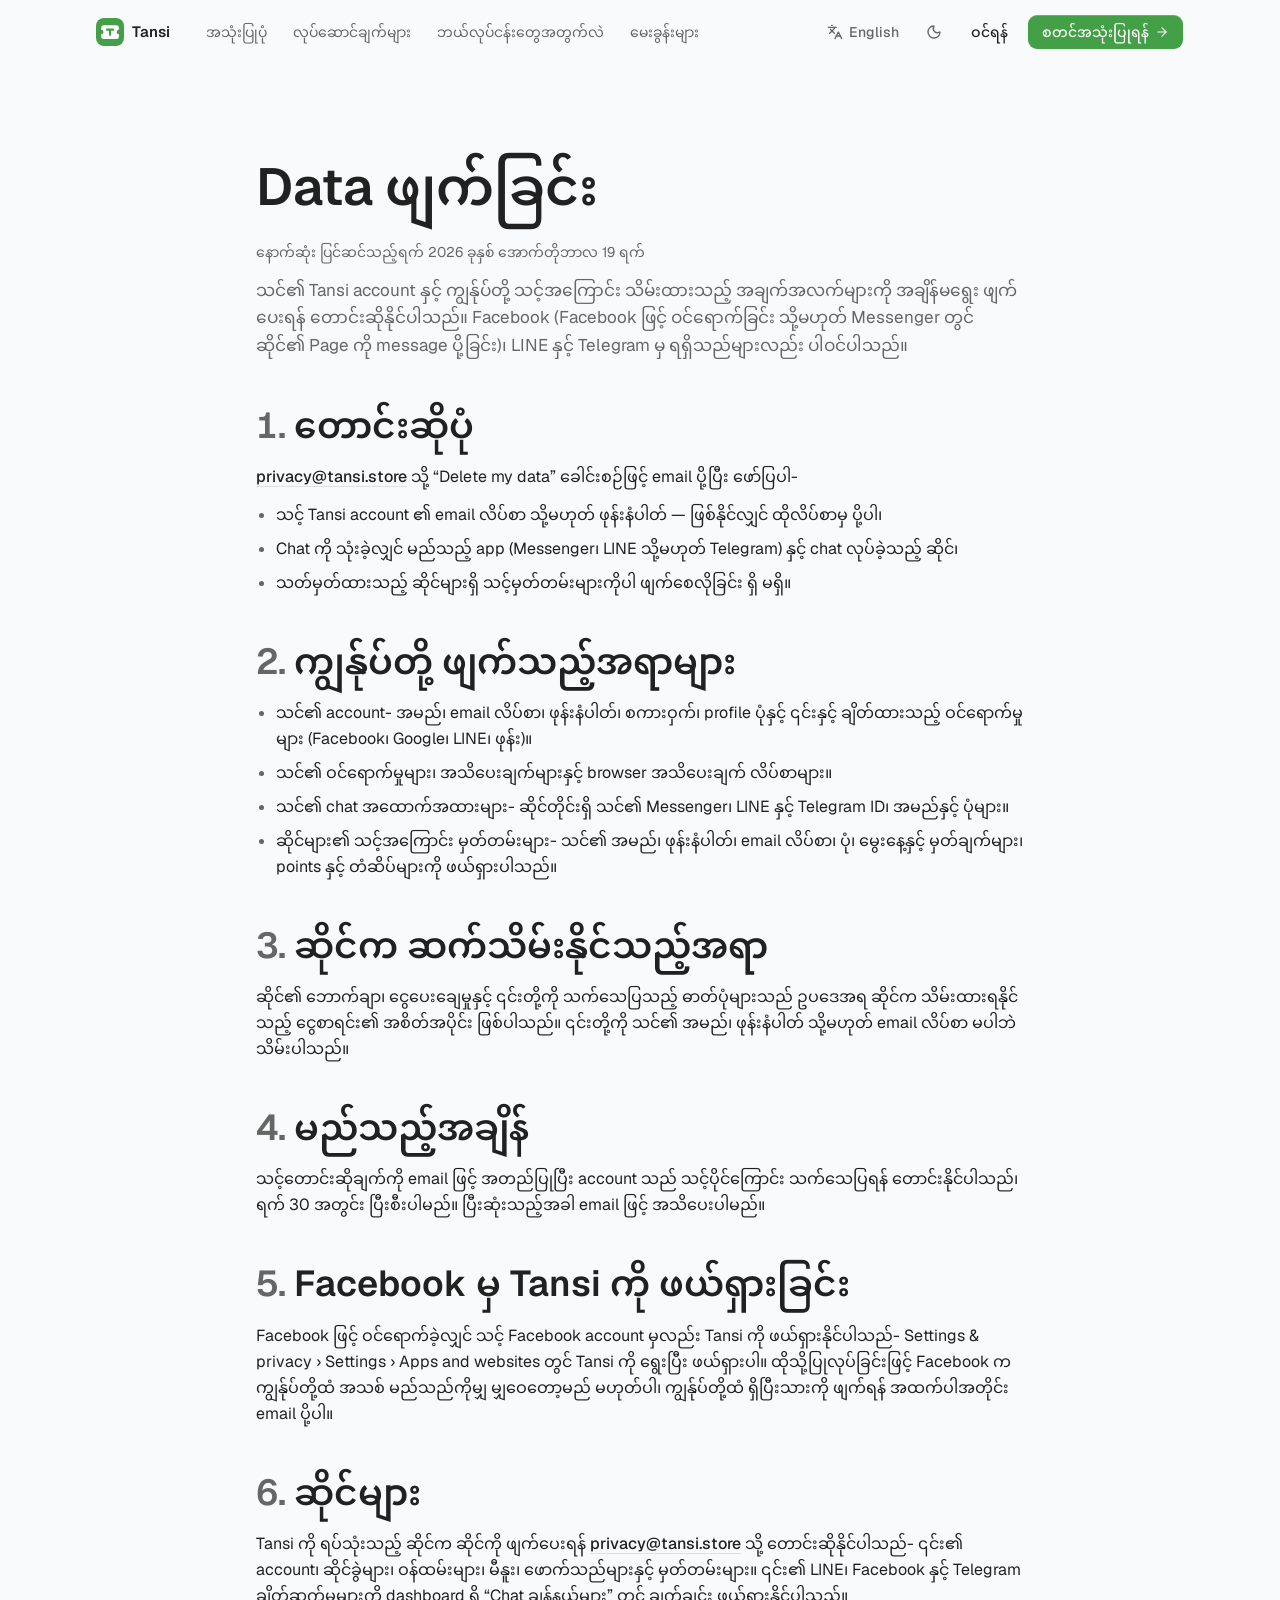
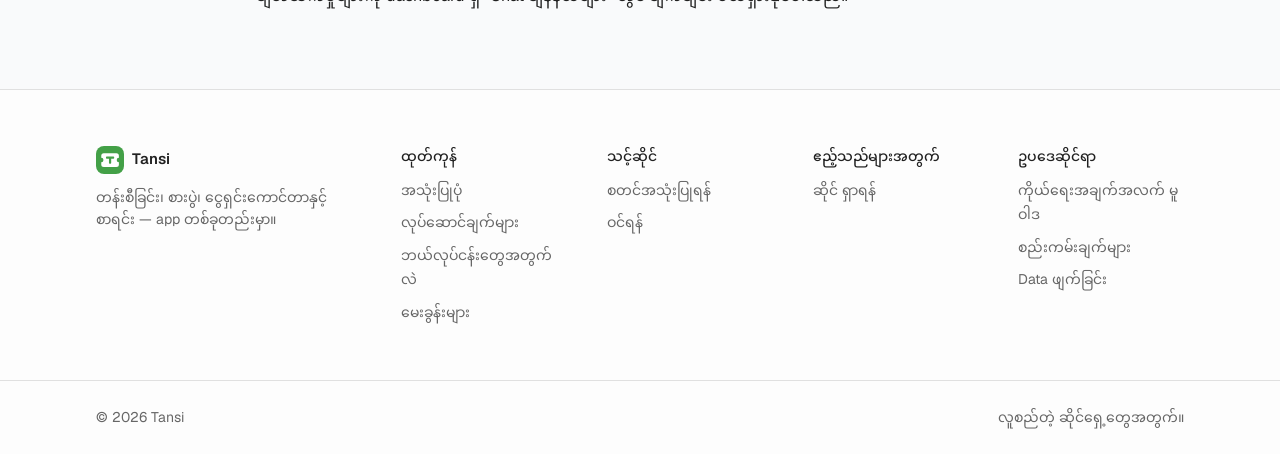
<file: my/data-deletion/index.html>
<!doctype html>
<html lang="my" class="font-sans antialiased">
  <head>
    <meta charset="UTF-8" />
    <meta name="viewport" content="width=device-width, initial-scale=1, viewport-fit=cover" />
    <title>Data ဖျက်ခြင်း · Tansi</title>
    <meta name="description" content="Facebook၊ LINE သို့မဟုတ် Telegram မှ ရရှိသည်များ အပါအဝင် သင်၏ Tansi account နှင့် သင့်အကြောင်း အချက်အလက်များကို ဖျက်ပေးရန် တောင်းဆိုပုံ။" />
    <meta name="robots" content="index, follow" />
    <link rel="canonical" href="https://tansi.store/my/data-deletion" />
    <link rel="alternate" hreflang="en" href="https://tansi.store/data-deletion" />
    <link rel="alternate" hreflang="my" href="https://tansi.store/my/data-deletion" />
    <link rel="alternate" hreflang="x-default" href="https://tansi.store/data-deletion" />
    <meta property="og:type" content="article" />
    <meta property="og:site_name" content="Tansi" />
    <meta property="og:locale" content="my_MM" />
    <meta property="og:title" content="Data ဖျက်ခြင်း · Tansi" />
    <meta property="og:description" content="Facebook၊ LINE သို့မဟုတ် Telegram မှ ရရှိသည်များ အပါအဝင် သင်၏ Tansi account နှင့် သင့်အကြောင်း အချက်အလက်များကို ဖျက်ပေးရန် တောင်းဆိုပုံ။" />
    <meta property="og:url" content="https://tansi.store/my/data-deletion" />
    <meta property="og:image" content="https://tansi.store/og-my.png" />
    <link rel="icon" href="/favicon.ico" sizes="any" />
    <link rel="icon" href="/icons/icon.svg" type="image/svg+xml" />
    <link rel="apple-touch-icon" href="/icons/apple-touch-icon.png" />
    <meta name="theme-color" content="#f3f3f3" />
    <script>
      // Before the first paint: a visitor who picked dark gets dark from the first frame. Light is the default,
      // as in the app.
      try {
        if (localStorage.getItem("queue-site-theme") === "dark") {
          document.documentElement.classList.add("dark")
          document.querySelector('meta[name="theme-color"]').setAttribute("content", "#141414")
        }
      } catch (e) {}
    </script>
    <script type="module" crossorigin src="/assets/index-qXSVw3oT.js"></script>
    <link rel="stylesheet" crossorigin href="/assets/index-B2XbIMvp.css">
  </head>
  <body>
    <div id="root" data-page="deletion" data-lang="my"><div id="top" class="flex min-h-svh flex-col"><a href="#main" class="sr-only z-50 rounded-md bg-foreground px-3 py-2 text-sm text-background focus:not-sr-only focus:fixed focus:top-3 focus:left-3">အကြော⁠င်းအရာသို့ ကျော်ရ⁠န်</a><header class="sticky top-0 z-40 border-b border-transparent pt-[env(safe-area-inset-top)] transition-colors duration-200 data-[scrolled]:border-border data-[scrolled]:bg-background/80 data-[scrolled]:backdrop-blur-md"><div class="mx-auto flex h-16 w-full max-w-6xl items-center gap-6 px-5 sm:px-6 lg:px-8"><a href="/my/" class="rounded-md outline-none focus-visible:ring-3 focus-visible:ring-ring/50"><span class="flex items-center gap-2 text-[15px] font-semibold tracking-tight"><span data-slot="brand-tile" class="flex size-7 shrink-0 items-center justify-center rounded-md bg-primary text-primary-foreground"><svg data-slot="brand-mark" viewBox="8 8 32 32" fill="currentColor" aria-hidden="true" class="size-[72%]"><path fill-rule="evenodd" d="M14 13h20a4 4 0 0 1 4 4v3.5a3.5 3.5 0 0 0 0 7V31a4 4 0 0 1-4 4H14a4 4 0 0 1-4-4v-3.5a3.5 3.5 0 0 0 0-7V17a4 4 0 0 1 4-4zM18.7 18.5h10.6a1.2 1.2 0 0 1 1.2 1.2v1.1a1.2 1.2 0 0 1-1.2 1.2h-3.55v6.8a1.2 1.2 0 0 1-1.2 1.2h-1.1a1.2 1.2 0 0 1-1.2-1.2V22H18.7a1.2 1.2 0 0 1-1.2-1.2v-1.1a1.2 1.2 0 0 1 1.2-1.2z"></path></svg></span>Tansi</span></a><nav aria-label="အပို⁠င်းများ" class="hidden items-center gap-0.5 xl:flex"><a href="/my/#how" class="rounded-md px-3 py-2 text-sm whitespace-nowrap text-muted-foreground transition-colors outline-none hover:bg-muted hover:text-foreground focus-visible:ring-3 focus-visible:ring-ring/50">အသုံးပြုပုံ</a><a href="/my/#features" class="rounded-md px-3 py-2 text-sm whitespace-nowrap text-muted-foreground transition-colors outline-none hover:bg-muted hover:text-foreground focus-visible:ring-3 focus-visible:ring-ring/50">လု⁠ပ်ဆော⁠င်ချ⁠က်များ</a><a href="/my/#businesses" class="rounded-md px-3 py-2 text-sm whitespace-nowrap text-muted-foreground transition-colors outline-none hover:bg-muted hover:text-foreground focus-visible:ring-3 focus-visible:ring-ring/50">ဘ⁠ယ်လု⁠ပ်င⁠န်းတွေအတွ⁠က်လဲ</a><a href="/my/#faq" class="rounded-md px-3 py-2 text-sm whitespace-nowrap text-muted-foreground transition-colors outline-none hover:bg-muted hover:text-foreground focus-visible:ring-3 focus-visible:ring-ring/50">မေးခွ⁠န်းများ</a></nav><div class="ml-auto flex items-center gap-1.5"><a href="/data-deletion" hrefLang="en" lang="en" aria-label="ဘာသာစကား: English" data-slot="button" data-variant="ghost" data-size="default" class="group/button inline-flex shrink-0 items-center justify-center rounded-lg border border-transparent bg-clip-padding font-medium whitespace-nowrap transition-all outline-none select-none focus-visible:border-ring focus-visible:ring-3 focus-visible:ring-ring/50 active:not-aria-[haspopup]:translate-y-px disabled:pointer-events-none disabled:opacity-50 aria-invalid:border-destructive aria-invalid:ring-3 aria-invalid:ring-destructive/20 dark:aria-invalid:border-destructive/50 dark:aria-invalid:ring-destructive/40 [&amp;_svg]:pointer-events-none [&amp;_svg]:shrink-0 [&amp;_svg:not([class*=&#x27;size-&#x27;])]:size-4 hover:bg-muted hover:text-foreground aria-expanded:bg-muted aria-expanded:text-foreground dark:hover:bg-muted/50 has-data-[icon=inline-end]:pr-2 has-data-[icon=inline-start]:pl-2 h-9 gap-1.5 px-2.5 text-sm text-muted-foreground"><svg xmlns="http://www.w3.org/2000/svg" width="24" height="24" viewBox="0 0 24 24" fill="none" stroke="currentColor" stroke-width="2" stroke-linecap="round" stroke-linejoin="round" class="lucide lucide-languages" aria-hidden="true"><path d="m5 8 6 6"></path><path d="m4 14 6-6 2-3"></path><path d="M2 5h12"></path><path d="M7 2h1"></path><path d="m22 22-5-10-5 10"></path><path d="M14 18h6"></path></svg>English</a><button data-slot="button" data-variant="ghost" data-size="icon" class="group/button inline-flex shrink-0 items-center justify-center rounded-lg border border-transparent bg-clip-padding text-sm font-medium whitespace-nowrap transition-all outline-none select-none focus-visible:border-ring focus-visible:ring-3 focus-visible:ring-ring/50 active:not-aria-[haspopup]:translate-y-px disabled:pointer-events-none disabled:opacity-50 aria-invalid:border-destructive aria-invalid:ring-3 aria-invalid:ring-destructive/20 dark:aria-invalid:border-destructive/50 dark:aria-invalid:ring-destructive/40 [&amp;_svg]:pointer-events-none [&amp;_svg]:shrink-0 [&amp;_svg:not([class*=&#x27;size-&#x27;])]:size-4 hover:bg-muted hover:text-foreground aria-expanded:bg-muted aria-expanded:text-foreground dark:hover:bg-muted/50 size-9 text-muted-foreground" aria-pressed="false"><svg xmlns="http://www.w3.org/2000/svg" width="24" height="24" viewBox="0 0 24 24" fill="none" stroke="currentColor" stroke-width="2" stroke-linecap="round" stroke-linejoin="round" class="lucide lucide-moon dark:hidden" aria-hidden="true"><path d="M20.985 12.486a9 9 0 1 1-9.473-9.472c.405-.022.617.46.402.803a6 6 0 0 0 8.268 8.268c.344-.215.825-.004.803.401"></path></svg><svg xmlns="http://www.w3.org/2000/svg" width="24" height="24" viewBox="0 0 24 24" fill="none" stroke="currentColor" stroke-width="2" stroke-linecap="round" stroke-linejoin="round" class="lucide lucide-sun hidden dark:block" aria-hidden="true"><circle cx="12" cy="12" r="4"></circle><path d="M12 2v2"></path><path d="M12 20v2"></path><path d="m4.93 4.93 1.41 1.41"></path><path d="m17.66 17.66 1.41 1.41"></path><path d="M2 12h2"></path><path d="M20 12h2"></path><path d="m6.34 17.66-1.41 1.41"></path><path d="m19.07 4.93-1.41 1.41"></path></svg><span class="sr-only">အမှော⁠င် အပြ⁠င်အဆ⁠င်</span></button><a href="https://app.tansi.store/login?next=%2Fdashboard&amp;lang=my" data-slot="button" data-variant="ghost" data-size="default" class="group/button shrink-0 items-center justify-center rounded-lg border border-transparent bg-clip-padding font-medium whitespace-nowrap transition-all outline-none select-none focus-visible:border-ring focus-visible:ring-3 focus-visible:ring-ring/50 active:not-aria-[haspopup]:translate-y-px disabled:pointer-events-none disabled:opacity-50 aria-invalid:border-destructive aria-invalid:ring-3 aria-invalid:ring-destructive/20 dark:aria-invalid:border-destructive/50 dark:aria-invalid:ring-destructive/40 [&amp;_svg]:pointer-events-none [&amp;_svg]:shrink-0 [&amp;_svg:not([class*=&#x27;size-&#x27;])]:size-4 hover:bg-muted hover:text-foreground aria-expanded:bg-muted aria-expanded:text-foreground dark:hover:bg-muted/50 gap-1.5 has-data-[icon=inline-end]:pr-2 has-data-[icon=inline-start]:pl-2 hidden h-9 px-3 text-sm sm:inline-flex">ဝ⁠င်ရ⁠န်</a><a href="https://app.tansi.store/login?next=%2Fdashboard&amp;lang=my" data-slot="button" data-variant="default" data-size="default" class="group/button shrink-0 items-center justify-center border border-transparent bg-clip-padding font-medium whitespace-nowrap transition-all outline-none select-none focus-visible:border-ring focus-visible:ring-3 focus-visible:ring-ring/50 active:not-aria-[haspopup]:translate-y-px disabled:pointer-events-none disabled:opacity-50 aria-invalid:border-destructive aria-invalid:ring-3 aria-invalid:ring-destructive/20 dark:aria-invalid:border-destructive/50 dark:aria-invalid:ring-destructive/40 [&amp;_svg]:pointer-events-none [&amp;_svg]:shrink-0 [&amp;_svg:not([class*=&#x27;size-&#x27;])]:size-4 bg-primary text-primary-foreground hover:bg-primary/80 has-data-[icon=inline-end]:pr-2 has-data-[icon=inline-start]:pl-2 gap-1.5 shadow-[inset_0_1px_0_rgb(255_255_255/0.18)] h-9 rounded-lg px-3.5 text-sm hidden sm:inline-flex">စတ⁠င်အသုံးပြုရ⁠န်<svg xmlns="http://www.w3.org/2000/svg" width="24" height="24" viewBox="0 0 24 24" fill="none" stroke="currentColor" stroke-width="2" stroke-linecap="round" stroke-linejoin="round" class="lucide lucide-arrow-right size-3.5" aria-hidden="true"><path d="M5 12h14"></path><path d="m12 5 7 7-7 7"></path></svg></a><button data-slot="sheet-trigger" data-variant="outline" data-size="icon" class="group/button inline-flex shrink-0 items-center justify-center rounded-lg border bg-clip-padding text-sm font-medium whitespace-nowrap transition-all outline-none select-none focus-visible:border-ring focus-visible:ring-3 focus-visible:ring-ring/50 active:not-aria-[haspopup]:translate-y-px disabled:pointer-events-none disabled:opacity-50 aria-invalid:border-destructive aria-invalid:ring-3 aria-invalid:ring-destructive/20 dark:aria-invalid:border-destructive/50 dark:aria-invalid:ring-destructive/40 [&amp;_svg]:pointer-events-none [&amp;_svg]:shrink-0 [&amp;_svg:not([class*=&#x27;size-&#x27;])]:size-4 border-border bg-background hover:bg-muted hover:text-foreground aria-expanded:bg-muted aria-expanded:text-foreground dark:border-input dark:bg-input/30 dark:hover:bg-input/50 size-9 xl:hidden" aria-label="မီနူး" type="button" aria-haspopup="dialog" aria-expanded="false" data-state="closed"><svg xmlns="http://www.w3.org/2000/svg" width="24" height="24" viewBox="0 0 24 24" fill="none" stroke="currentColor" stroke-width="2" stroke-linecap="round" stroke-linejoin="round" class="lucide lucide-menu" aria-hidden="true"><path d="M4 5h16"></path><path d="M4 12h16"></path><path d="M4 19h16"></path></svg></button></div></div></header><main id="main" class="flex-1"><div class="mx-auto w-full max-w-6xl px-5 sm:px-6 lg:px-8 py-14 sm:py-20"><article class="mx-auto flex max-w-3xl flex-col gap-10"><header class="flex flex-col gap-3"><h1 class="text-[clamp(2rem,5vw,2.75rem)] leading-tight font-semibold tracking-[-0.035em] text-balance">Data ဖျ⁠က်ခြ⁠င်း</h1><p class="text-sm text-muted-foreground">နော⁠က်ဆုံး ပြ⁠င်ဆ⁠င်သည့်ရ⁠က် 2026 ခုနှ⁠စ် အော⁠က်တိုဘာလ 19 ရ⁠က်</p><p class="text-[17px] leading-relaxed text-pretty text-muted-foreground">သ⁠င်၏ Tansi account နှင့် ကျွ⁠န်ု⁠ပ်တို့ သင့်အကြော⁠င်း သိ⁠မ်းထားသည့် အချ⁠က်အလ⁠က်များကို အချိ⁠န်မရွေး ဖျ⁠က်ပေးရ⁠န် တော⁠င်းဆိုနို⁠င်ပါသ⁠ည်။ Facebook (Facebook ဖြင့် ဝ⁠င်ရော⁠က်ခြ⁠င်း သို့မဟု⁠တ် Messenger တွ⁠င် ဆို⁠င်၏ Page ကို message ပို့ခြ⁠င်း)၊ LINE နှင့် Telegram မှ ရရှိသ⁠ည်များလ⁠ည်း ပါဝ⁠င်ပါသ⁠ည်။</p></header><section class="flex flex-col gap-3"><h2 class="text-xl font-semibold tracking-tight"><span class="mr-2 text-muted-foreground tabular">1<!-- -->.</span>တော⁠င်းဆိုပုံ</h2><p class="leading-relaxed text-pretty"><a href="mailto:privacy@tansi.store" class="font-medium text-foreground underline underline-offset-4 decoration-border hover:decoration-foreground">privacy@tansi.store</a> သို့ “Delete my data” ခေါ⁠င်းစ⁠ဉ်ဖြင့် email ပို့ပြီး ဖော်ပြပါ-</p><ul class="flex list-disc flex-col gap-2 pl-5 leading-relaxed marker:text-muted-foreground"><li class="text-pretty">သင့် Tansi account ၏ email လိ⁠ပ်စာ သို့မဟု⁠တ် ဖု⁠န်းနံပါ⁠တ် — ဖြ⁠စ်နို⁠င်လျှ⁠င် ထိုလိ⁠ပ်စာမှ ပို့ပါ၊</li><li class="text-pretty">Chat ကို သုံးခဲ့လျှ⁠င် မ⁠ည်သည့် app (Messenger၊ LINE သို့မဟု⁠တ် Telegram) နှင့် chat လု⁠ပ်ခဲ့သည့် ဆို⁠င်၊</li><li class="text-pretty">သ⁠တ်မှ⁠တ်ထားသည့် ဆို⁠င်များရှိ သင့်မှ⁠တ်တ⁠မ်းများကိုပါ ဖျ⁠က်စေလိုခြ⁠င်း ရှိ မရှိ။</li></ul></section><section class="flex flex-col gap-3"><h2 class="text-xl font-semibold tracking-tight"><span class="mr-2 text-muted-foreground tabular">2<!-- -->.</span>ကျွ⁠န်ု⁠ပ်တို့ ဖျ⁠က်သည့်အရာများ</h2><ul class="flex list-disc flex-col gap-2 pl-5 leading-relaxed marker:text-muted-foreground"><li class="text-pretty">သ⁠င်၏ account- အမ⁠ည်၊ email လိ⁠ပ်စာ၊ ဖု⁠န်းနံပါ⁠တ်၊ စကားဝှ⁠က်၊ profile ပုံနှင့် ၎⁠င်းနှင့် ချိ⁠တ်ထားသည့် ဝ⁠င်ရော⁠က်မှုများ (Facebook၊ Google၊ LINE၊ ဖု⁠န်း)။</li><li class="text-pretty">သ⁠င်၏ ဝ⁠င်ရော⁠က်မှုများ၊ အသိပေးချ⁠က်များနှင့် browser အသိပေးချ⁠က် လိ⁠ပ်စာများ။</li><li class="text-pretty">သ⁠င်၏ chat အထော⁠က်အထားများ- ဆို⁠င်တို⁠င်းရှိ သ⁠င်၏ Messenger၊ LINE နှင့် Telegram ID၊ အမ⁠ည်နှင့် ပုံများ။</li><li class="text-pretty">ဆို⁠င်များ၏ သင့်အကြော⁠င်း မှ⁠တ်တ⁠မ်းများ- သ⁠င်၏ အမ⁠ည်၊ ဖု⁠န်းနံပါ⁠တ်၊ email လိ⁠ပ်စာ၊ ပုံ၊ မွေးနေ့နှင့် မှ⁠တ်ချ⁠က်များ၊ points နှင့် တံဆိ⁠ပ်များကို ဖ⁠ယ်ရှားပါသ⁠ည်။</li></ul></section><section class="flex flex-col gap-3"><h2 class="text-xl font-semibold tracking-tight"><span class="mr-2 text-muted-foreground tabular">3<!-- -->.</span>ဆို⁠င်က ဆ⁠က်သိ⁠မ်းနို⁠င်သည့်အရာ</h2><p class="leading-relaxed text-pretty">ဆို⁠င်၏ ဘော⁠က်ချာ၊ ငွေပေးချေမှုနှင့် ၎⁠င်းတို့ကို သ⁠က်သေပြသည့် ဓာ⁠တ်ပုံများသ⁠ည် ဥပဒေအရ ဆို⁠င်က သိ⁠မ်းထားရနို⁠င်သည့် ငွေစာရ⁠င်း၏ အစိ⁠တ်အပို⁠င်း ဖြ⁠စ်ပါသ⁠ည်။ ၎⁠င်းတို့ကို သ⁠င်၏ အမ⁠ည်၊ ဖု⁠န်းနံပါ⁠တ် သို့မဟု⁠တ် email လိ⁠ပ်စာ မပါဘဲ သိ⁠မ်းပါသ⁠ည်။</p></section><section class="flex flex-col gap-3"><h2 class="text-xl font-semibold tracking-tight"><span class="mr-2 text-muted-foreground tabular">4<!-- -->.</span>မ⁠ည်သည့်အချိ⁠န်</h2><p class="leading-relaxed text-pretty">သင့်တော⁠င်းဆိုချ⁠က်ကို email ဖြင့် အတ⁠ည်ပြုပြီး account သ⁠ည် သင့်ပို⁠င်ကြော⁠င်း သ⁠က်သေပြရ⁠န် တော⁠င်းနို⁠င်ပါသ⁠ည်၊ ရ⁠က် 30 အတွ⁠င်း ပြီးစီးပါမ⁠ည်။ ပြီးဆုံးသည့်အခါ email ဖြင့် အသိပေးပါမ⁠ည်။</p></section><section class="flex flex-col gap-3"><h2 class="text-xl font-semibold tracking-tight"><span class="mr-2 text-muted-foreground tabular">5<!-- -->.</span>Facebook မှ Tansi ကို ဖ⁠ယ်ရှားခြ⁠င်း</h2><p class="leading-relaxed text-pretty">Facebook ဖြင့် ဝ⁠င်ရော⁠က်ခဲ့လျှ⁠င် သင့် Facebook account မှလ⁠ည်း Tansi ကို ဖ⁠ယ်ရှားနို⁠င်ပါသ⁠ည်- Settings &amp; privacy › Settings › Apps and websites တွ⁠င် Tansi ကို ရွေးပြီး ဖ⁠ယ်ရှားပါ။ ထိုသို့ပြုလု⁠ပ်ခြ⁠င်းဖြင့် Facebook က ကျွ⁠န်ု⁠ပ်တို့ထံ အသ⁠စ် မ⁠ည်သ⁠ည်ကိုမျှ မျှဝေတော့မ⁠ည် မဟု⁠တ်ပါ၊ ကျွ⁠န်ု⁠ပ်တို့ထံ ရှိပြီးသားကို ဖျ⁠က်ရ⁠န် အထ⁠က်ပါအတို⁠င်း email ပို့ပါ။</p></section><section class="flex flex-col gap-3"><h2 class="text-xl font-semibold tracking-tight"><span class="mr-2 text-muted-foreground tabular">6<!-- -->.</span>ဆို⁠င်များ</h2><p class="leading-relaxed text-pretty">Tansi ကို ရ⁠ပ်သုံးသည့် ဆို⁠င်က ဆို⁠င်ကို ဖျ⁠က်ပေးရ⁠န် <a href="mailto:privacy@tansi.store" class="font-medium text-foreground underline underline-offset-4 decoration-border hover:decoration-foreground">privacy@tansi.store</a> သို့ တော⁠င်းဆိုနို⁠င်ပါသ⁠ည်- ၎⁠င်း၏ account၊ ဆို⁠င်ခွဲများ၊ ဝ⁠န်ထ⁠မ်းများ၊ မီနူး၊ ဖော⁠က်သ⁠ည်များနှင့် မှ⁠တ်တ⁠မ်းများ။ ၎⁠င်း၏ LINE၊ Facebook နှင့် Telegram ချိ⁠တ်ဆ⁠က်မှုများကို dashboard ရှိ “Chat ချ⁠န်န⁠ယ်များ” တွ⁠င် ချ⁠က်ချ⁠င်း ဖ⁠ယ်ရှားနို⁠င်ပါသ⁠ည်။</p></section></article></div></main><footer class="border-t bg-card/60"><div class="mx-auto w-full max-w-6xl px-5 sm:px-6 lg:px-8 grid gap-10 py-14 sm:grid-cols-2 md:grid-cols-4 lg:grid-cols-[1.6fr_repeat(4,1fr)]"><div class="flex flex-col gap-3 sm:col-span-2 md:col-span-4 lg:col-span-1"><span class="flex items-center gap-2 text-[15px] font-semibold tracking-tight"><span data-slot="brand-tile" class="flex size-7 shrink-0 items-center justify-center rounded-md bg-primary text-primary-foreground"><svg data-slot="brand-mark" viewBox="8 8 32 32" fill="currentColor" aria-hidden="true" class="size-[72%]"><path fill-rule="evenodd" d="M14 13h20a4 4 0 0 1 4 4v3.5a3.5 3.5 0 0 0 0 7V31a4 4 0 0 1-4 4H14a4 4 0 0 1-4-4v-3.5a3.5 3.5 0 0 0 0-7V17a4 4 0 0 1 4-4zM18.7 18.5h10.6a1.2 1.2 0 0 1 1.2 1.2v1.1a1.2 1.2 0 0 1-1.2 1.2h-3.55v6.8a1.2 1.2 0 0 1-1.2 1.2h-1.1a1.2 1.2 0 0 1-1.2-1.2V22H18.7a1.2 1.2 0 0 1-1.2-1.2v-1.1a1.2 1.2 0 0 1 1.2-1.2z"></path></svg></span>Tansi</span><p class="max-w-xs text-sm leading-relaxed text-muted-foreground">တ⁠န်းစီခြ⁠င်း၊ စားပွဲ၊ ငွေရှ⁠င်းကော⁠င်တာနှင့် စာရ⁠င်း — app တ⁠စ်ခုတ⁠ည်းမှာ။</p></div><div class="flex flex-col gap-3"><h3 class="text-sm font-medium">ထု⁠တ်ကု⁠န်</h3><ul class="flex flex-col gap-2 text-sm"><li><a href="/my/#how" class="text-muted-foreground transition-colors hover:text-foreground">အသုံးပြုပုံ</a></li><li><a href="/my/#features" class="text-muted-foreground transition-colors hover:text-foreground">လု⁠ပ်ဆော⁠င်ချ⁠က်များ</a></li><li><a href="/my/#businesses" class="text-muted-foreground transition-colors hover:text-foreground">ဘ⁠ယ်လု⁠ပ်င⁠န်းတွေအတွ⁠က်လဲ</a></li><li><a href="/my/#faq" class="text-muted-foreground transition-colors hover:text-foreground">မေးခွ⁠န်းများ</a></li></ul></div><div class="flex flex-col gap-3"><h3 class="text-sm font-medium">သင့်ဆို⁠င်</h3><ul class="flex flex-col gap-2 text-sm"><li><a href="https://app.tansi.store/login?next=%2Fdashboard&amp;lang=my" class="text-muted-foreground transition-colors hover:text-foreground">စတ⁠င်အသုံးပြုရ⁠န်</a></li><li><a href="https://app.tansi.store/login?next=%2Fdashboard&amp;lang=my" class="text-muted-foreground transition-colors hover:text-foreground">ဝ⁠င်ရ⁠န်</a></li></ul></div><div class="flex flex-col gap-3"><h3 class="text-sm font-medium">ဧည့်သ⁠ည်များအတွ⁠က်</h3><ul class="flex flex-col gap-2 text-sm"><li><a href="https://app.tansi.store/?lang=my" class="text-muted-foreground transition-colors hover:text-foreground">ဆို⁠င် ရှာရ⁠န်</a></li></ul></div><div class="flex flex-col gap-3"><h3 class="text-sm font-medium">ဥပဒေဆို⁠င်ရာ</h3><ul class="flex flex-col gap-2 text-sm"><li><a href="/my/privacy-policy" class="text-muted-foreground transition-colors hover:text-foreground">ကို⁠ယ်ရေးအချ⁠က်အလ⁠က် မူဝါဒ</a></li><li><a href="/my/terms-and-conditions" class="text-muted-foreground transition-colors hover:text-foreground">စ⁠ည်းက⁠မ်းချ⁠က်များ</a></li><li><a href="/my/data-deletion" class="text-muted-foreground transition-colors hover:text-foreground">Data ဖျ⁠က်ခြ⁠င်း</a></li></ul></div></div><div class="border-t"><div class="mx-auto w-full max-w-6xl px-5 sm:px-6 lg:px-8 flex flex-wrap items-center justify-between gap-2 py-6 text-sm text-muted-foreground"><span>© <!-- -->2026<!-- --> <!-- -->Tansi</span><span>လူစ⁠ည်တဲ့ ဆို⁠င်ရှေ့တွေအတွ⁠က်။</span></div></div></footer></div></div>
  </body>
</html>
</file>
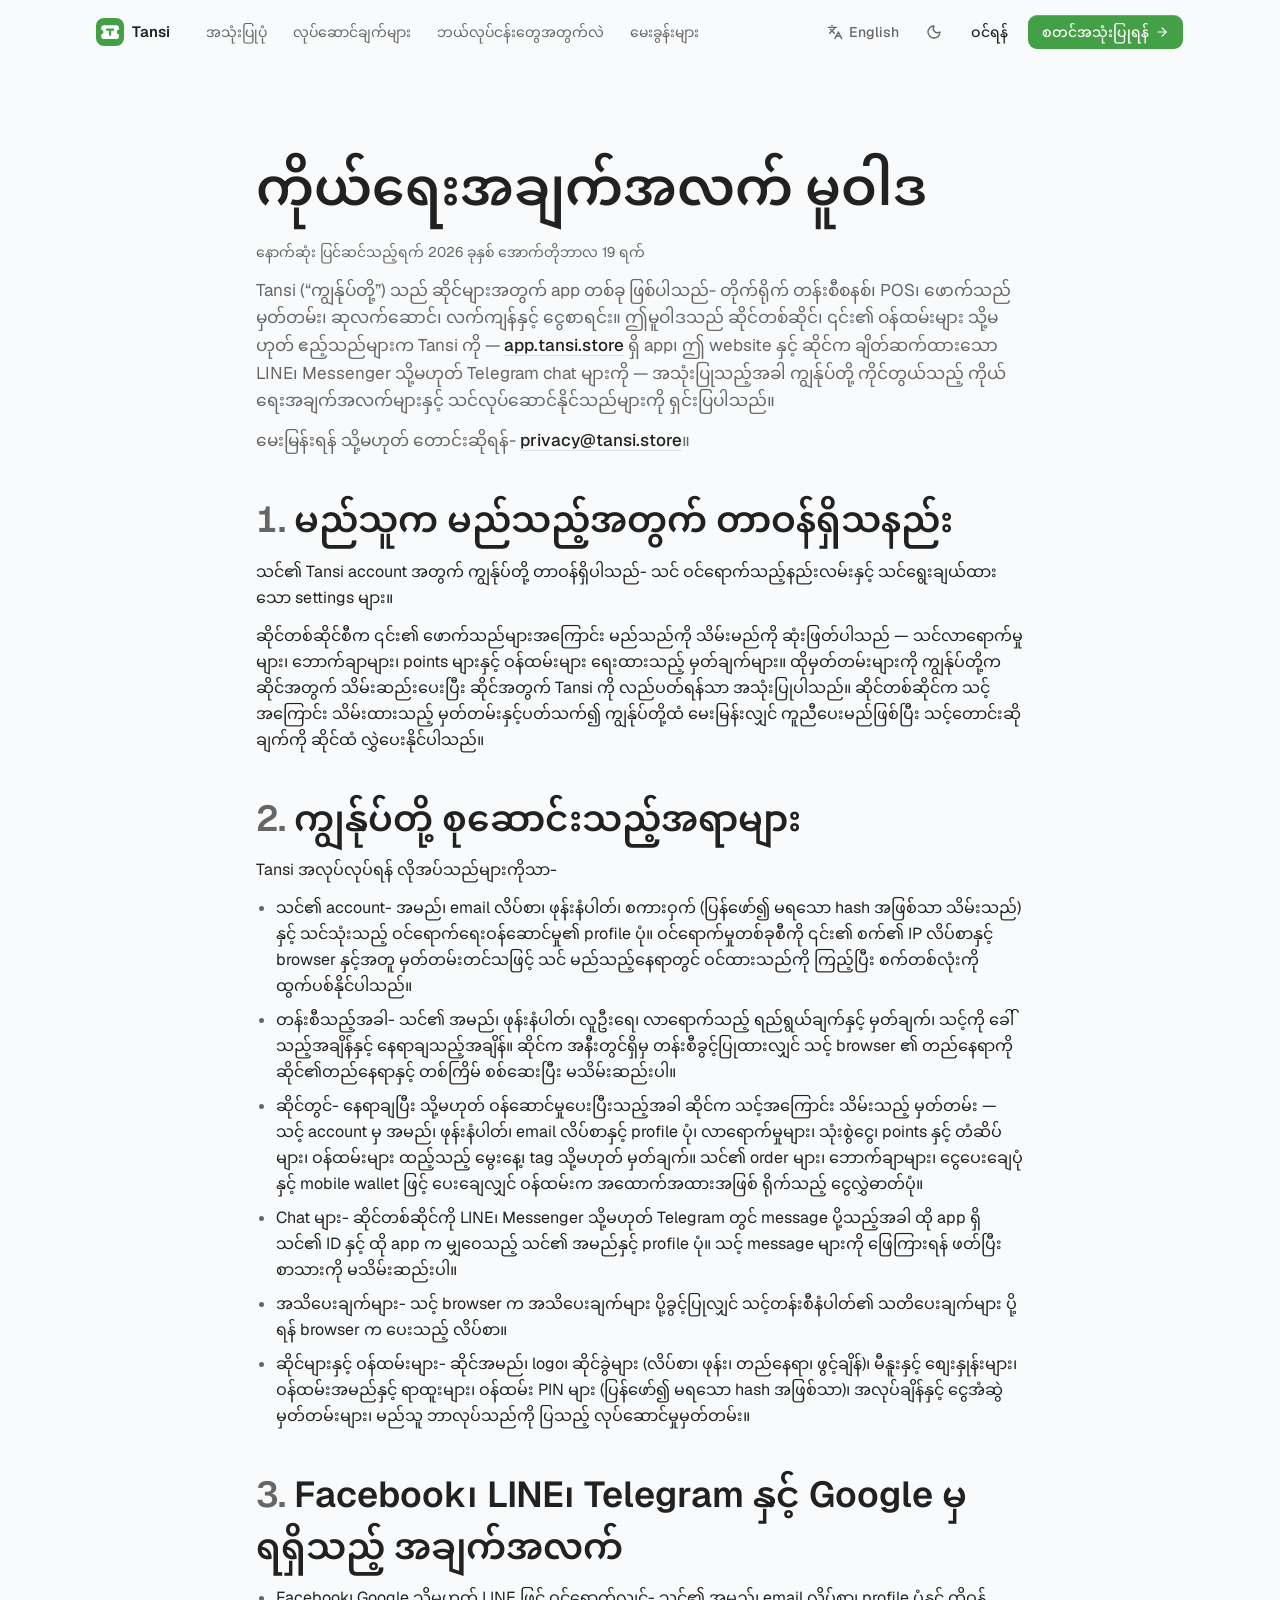
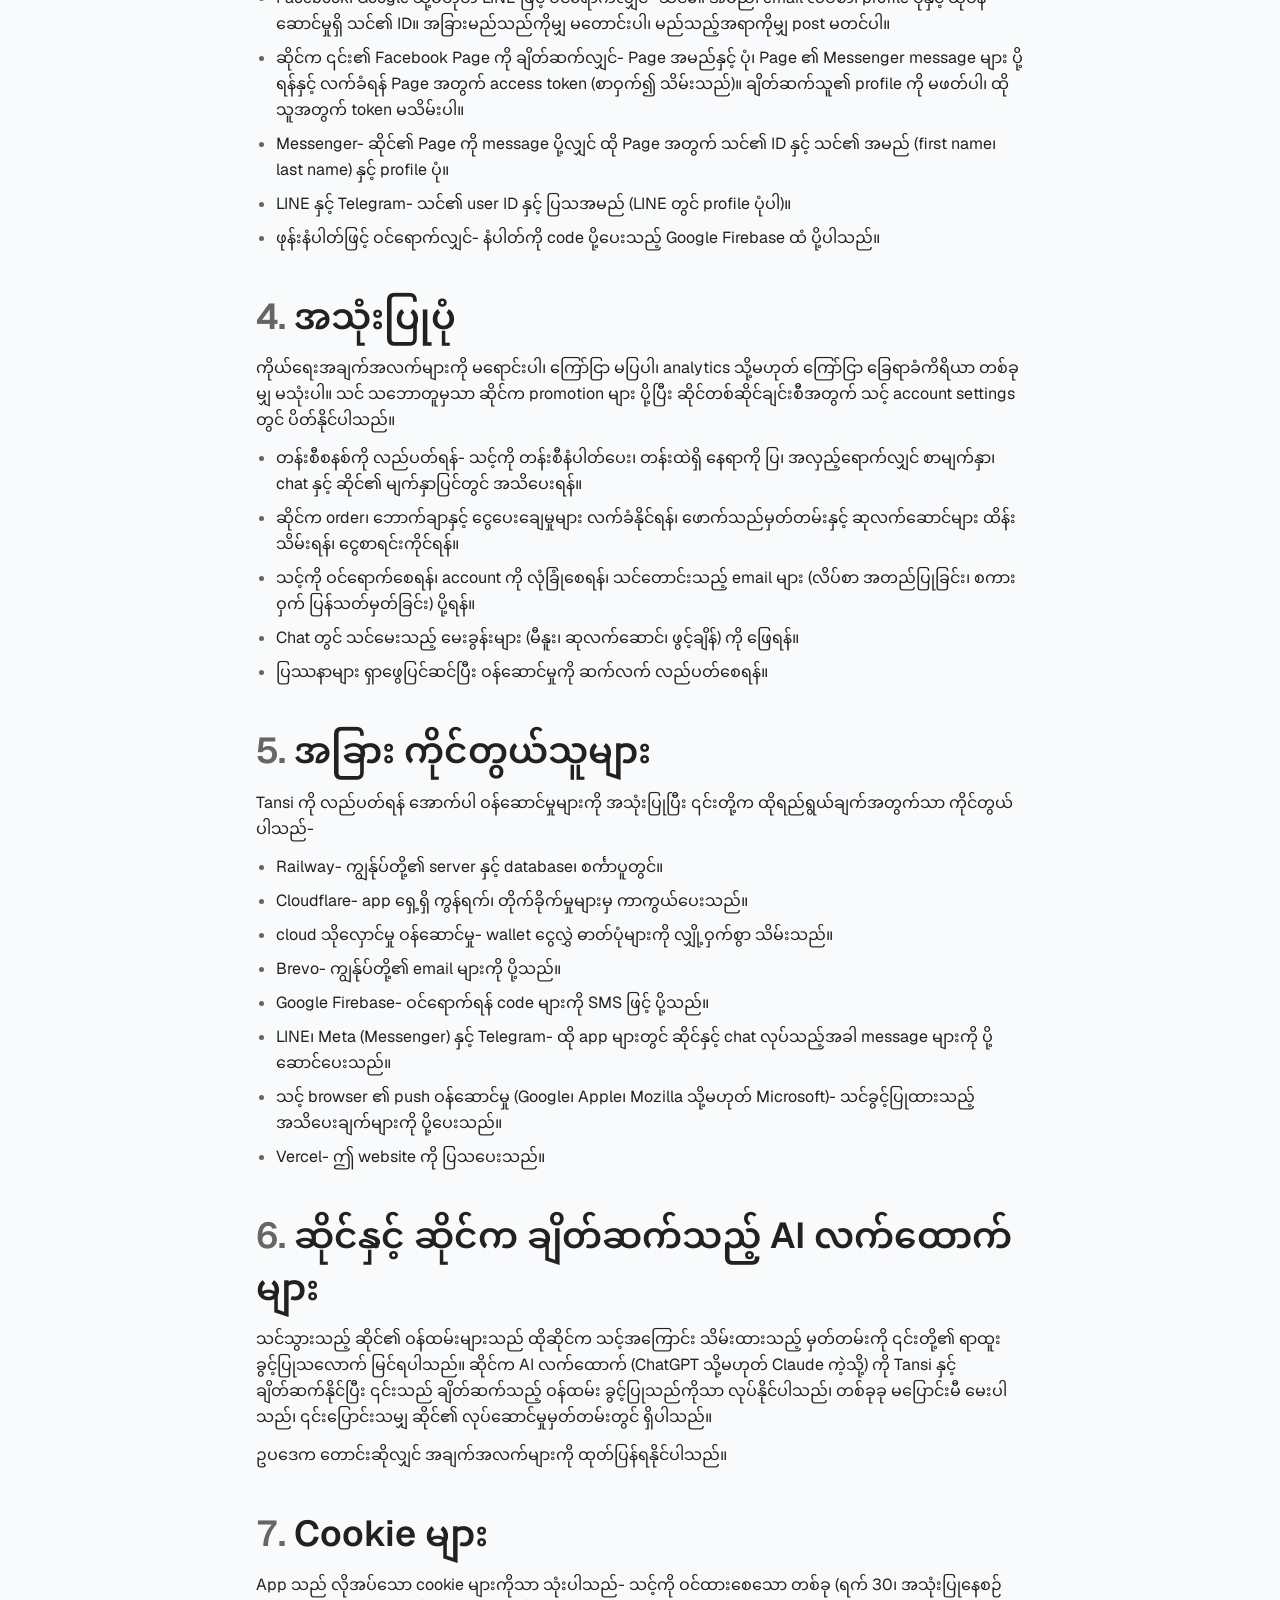
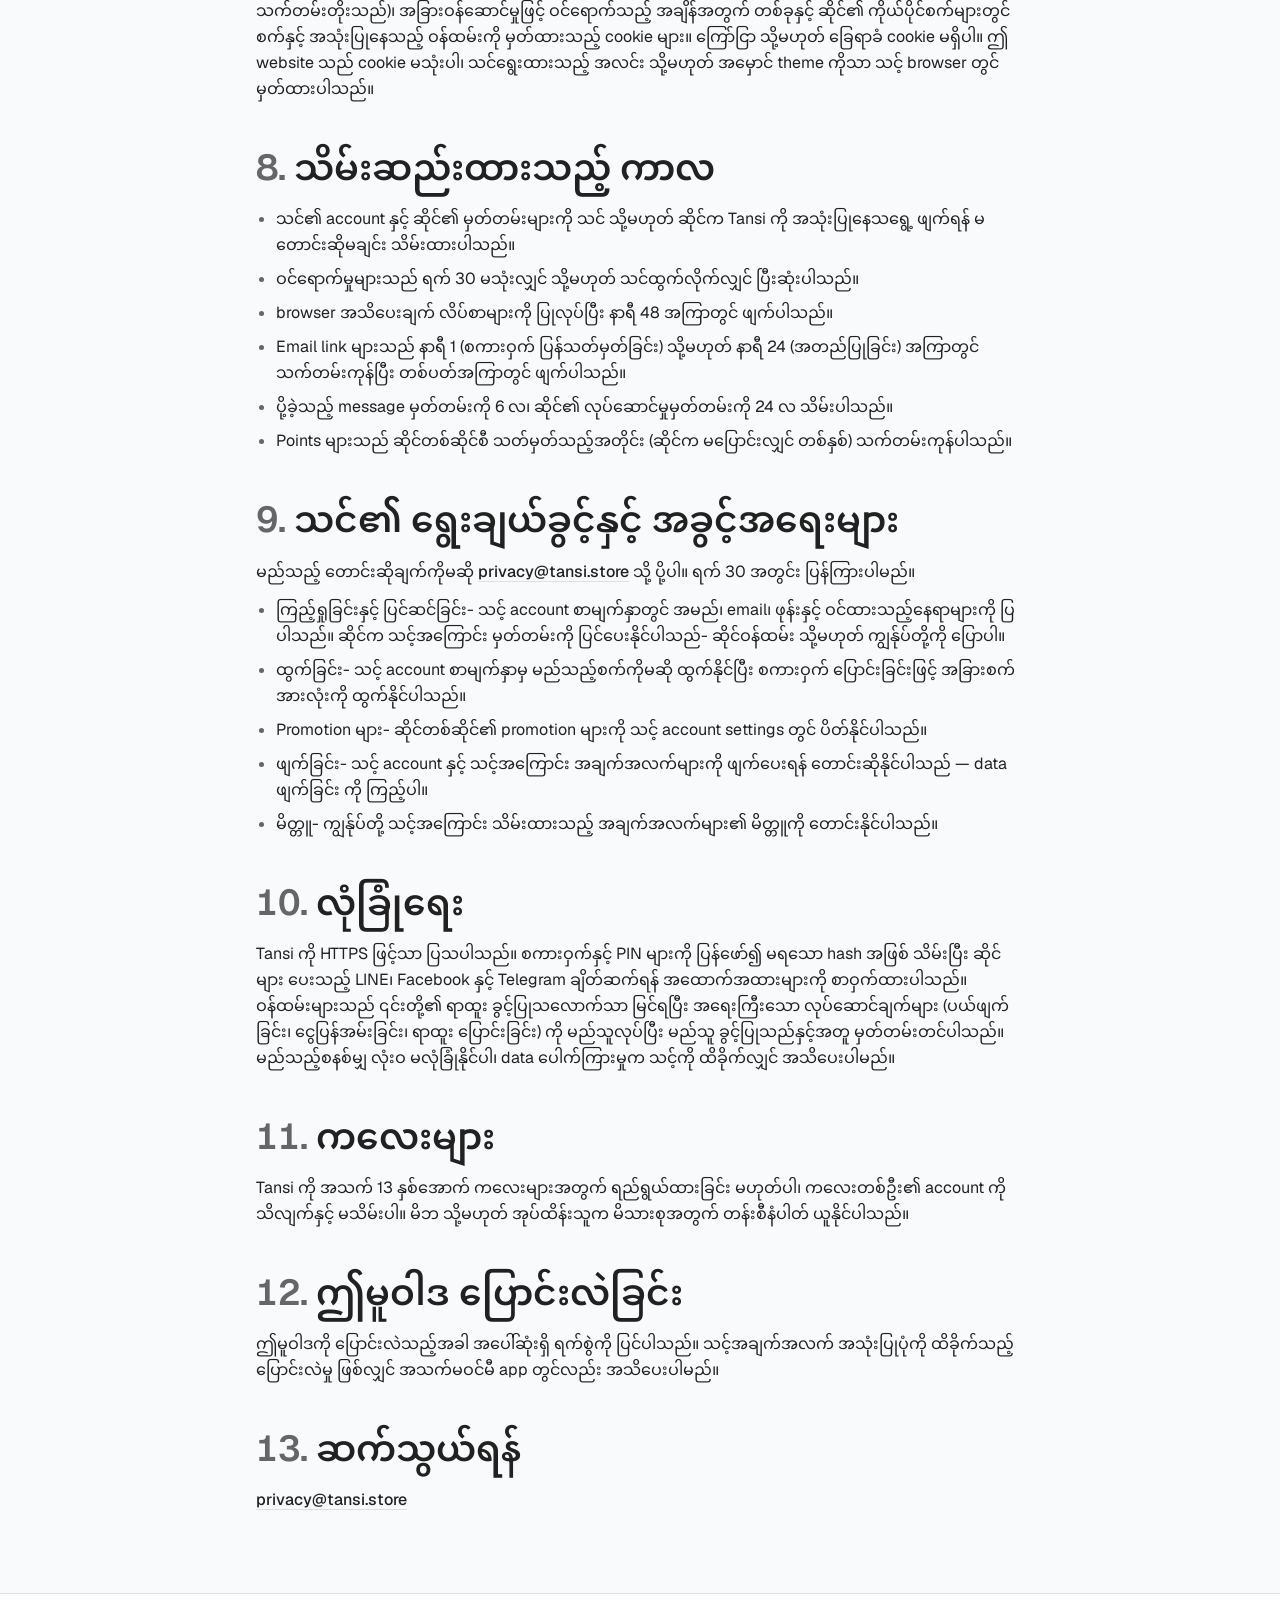
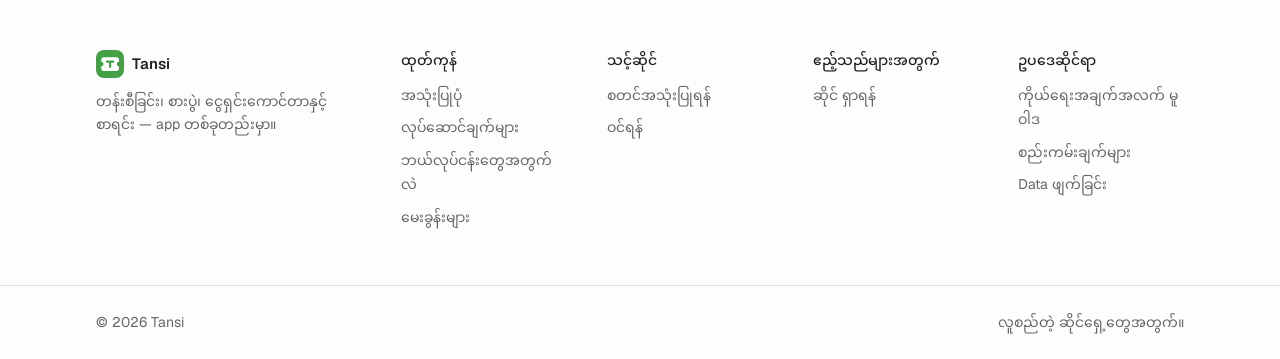
<file: my/privacy-policy/index.html>
<!doctype html>
<html lang="my" class="font-sans antialiased">
  <head>
    <meta charset="UTF-8" />
    <meta name="viewport" content="width=device-width, initial-scale=1, viewport-fit=cover" />
    <title>ကိုယ်ရေးအချက်အလက် မူဝါဒ · Tansi</title>
    <meta name="description" content="ဆိုင်များနှင့် ၎င်းတို့၏ ဧည့်သည်များ Tansi ကို အသုံးပြုသည့်အခါ ကျွန်ုပ်တို့ စုဆောင်းသည့်အချက်အလက်၊ အကြောင်းရင်း၊ မည်သူတို့ ကိုင်တွယ်သည်၊ မည်မျှကြာ သိမ်းသည်နှင့် ဖျက်ပေးရန် မည်သို့ တောင်းဆိုနိုင်သည်ကို ရှင်းပြထားပါသည်။" />
    <meta name="robots" content="index, follow" />
    <link rel="canonical" href="https://tansi.store/my/privacy-policy" />
    <link rel="alternate" hreflang="en" href="https://tansi.store/privacy-policy" />
    <link rel="alternate" hreflang="my" href="https://tansi.store/my/privacy-policy" />
    <link rel="alternate" hreflang="x-default" href="https://tansi.store/privacy-policy" />
    <meta property="og:type" content="article" />
    <meta property="og:site_name" content="Tansi" />
    <meta property="og:locale" content="my_MM" />
    <meta property="og:title" content="ကိုယ်ရေးအချက်အလက် မူဝါဒ · Tansi" />
    <meta property="og:description" content="ဆိုင်များနှင့် ၎င်းတို့၏ ဧည့်သည်များ Tansi ကို အသုံးပြုသည့်အခါ ကျွန်ုပ်တို့ စုဆောင်းသည့်အချက်အလက်၊ အကြောင်းရင်း၊ မည်သူတို့ ကိုင်တွယ်သည်၊ မည်မျှကြာ သိမ်းသည်နှင့် ဖျက်ပေးရန် မည်သို့ တောင်းဆိုနိုင်သည်ကို ရှင်းပြထားပါသည်။" />
    <meta property="og:url" content="https://tansi.store/my/privacy-policy" />
    <meta property="og:image" content="https://tansi.store/og-my.png" />
    <link rel="icon" href="/favicon.ico" sizes="any" />
    <link rel="icon" href="/icons/icon.svg" type="image/svg+xml" />
    <link rel="apple-touch-icon" href="/icons/apple-touch-icon.png" />
    <meta name="theme-color" content="#f3f3f3" />
    <script>
      // Before the first paint: a visitor who picked dark gets dark from the first frame. Light is the default,
      // as in the app.
      try {
        if (localStorage.getItem("queue-site-theme") === "dark") {
          document.documentElement.classList.add("dark")
          document.querySelector('meta[name="theme-color"]').setAttribute("content", "#141414")
        }
      } catch (e) {}
    </script>
    <script type="module" crossorigin src="/assets/index-qXSVw3oT.js"></script>
    <link rel="stylesheet" crossorigin href="/assets/index-B2XbIMvp.css">
  </head>
  <body>
    <div id="root" data-page="privacy" data-lang="my"><div id="top" class="flex min-h-svh flex-col"><a href="#main" class="sr-only z-50 rounded-md bg-foreground px-3 py-2 text-sm text-background focus:not-sr-only focus:fixed focus:top-3 focus:left-3">အကြော⁠င်းအရာသို့ ကျော်ရ⁠န်</a><header class="sticky top-0 z-40 border-b border-transparent pt-[env(safe-area-inset-top)] transition-colors duration-200 data-[scrolled]:border-border data-[scrolled]:bg-background/80 data-[scrolled]:backdrop-blur-md"><div class="mx-auto flex h-16 w-full max-w-6xl items-center gap-6 px-5 sm:px-6 lg:px-8"><a href="/my/" class="rounded-md outline-none focus-visible:ring-3 focus-visible:ring-ring/50"><span class="flex items-center gap-2 text-[15px] font-semibold tracking-tight"><span data-slot="brand-tile" class="flex size-7 shrink-0 items-center justify-center rounded-md bg-primary text-primary-foreground"><svg data-slot="brand-mark" viewBox="8 8 32 32" fill="currentColor" aria-hidden="true" class="size-[72%]"><path fill-rule="evenodd" d="M14 13h20a4 4 0 0 1 4 4v3.5a3.5 3.5 0 0 0 0 7V31a4 4 0 0 1-4 4H14a4 4 0 0 1-4-4v-3.5a3.5 3.5 0 0 0 0-7V17a4 4 0 0 1 4-4zM18.7 18.5h10.6a1.2 1.2 0 0 1 1.2 1.2v1.1a1.2 1.2 0 0 1-1.2 1.2h-3.55v6.8a1.2 1.2 0 0 1-1.2 1.2h-1.1a1.2 1.2 0 0 1-1.2-1.2V22H18.7a1.2 1.2 0 0 1-1.2-1.2v-1.1a1.2 1.2 0 0 1 1.2-1.2z"></path></svg></span>Tansi</span></a><nav aria-label="အပို⁠င်းများ" class="hidden items-center gap-0.5 xl:flex"><a href="/my/#how" class="rounded-md px-3 py-2 text-sm whitespace-nowrap text-muted-foreground transition-colors outline-none hover:bg-muted hover:text-foreground focus-visible:ring-3 focus-visible:ring-ring/50">အသုံးပြုပုံ</a><a href="/my/#features" class="rounded-md px-3 py-2 text-sm whitespace-nowrap text-muted-foreground transition-colors outline-none hover:bg-muted hover:text-foreground focus-visible:ring-3 focus-visible:ring-ring/50">လု⁠ပ်ဆော⁠င်ချ⁠က်များ</a><a href="/my/#businesses" class="rounded-md px-3 py-2 text-sm whitespace-nowrap text-muted-foreground transition-colors outline-none hover:bg-muted hover:text-foreground focus-visible:ring-3 focus-visible:ring-ring/50">ဘ⁠ယ်လု⁠ပ်င⁠န်းတွေအတွ⁠က်လဲ</a><a href="/my/#faq" class="rounded-md px-3 py-2 text-sm whitespace-nowrap text-muted-foreground transition-colors outline-none hover:bg-muted hover:text-foreground focus-visible:ring-3 focus-visible:ring-ring/50">မေးခွ⁠န်းများ</a></nav><div class="ml-auto flex items-center gap-1.5"><a href="/privacy-policy" hrefLang="en" lang="en" aria-label="ဘာသာစကား: English" data-slot="button" data-variant="ghost" data-size="default" class="group/button inline-flex shrink-0 items-center justify-center rounded-lg border border-transparent bg-clip-padding font-medium whitespace-nowrap transition-all outline-none select-none focus-visible:border-ring focus-visible:ring-3 focus-visible:ring-ring/50 active:not-aria-[haspopup]:translate-y-px disabled:pointer-events-none disabled:opacity-50 aria-invalid:border-destructive aria-invalid:ring-3 aria-invalid:ring-destructive/20 dark:aria-invalid:border-destructive/50 dark:aria-invalid:ring-destructive/40 [&amp;_svg]:pointer-events-none [&amp;_svg]:shrink-0 [&amp;_svg:not([class*=&#x27;size-&#x27;])]:size-4 hover:bg-muted hover:text-foreground aria-expanded:bg-muted aria-expanded:text-foreground dark:hover:bg-muted/50 has-data-[icon=inline-end]:pr-2 has-data-[icon=inline-start]:pl-2 h-9 gap-1.5 px-2.5 text-sm text-muted-foreground"><svg xmlns="http://www.w3.org/2000/svg" width="24" height="24" viewBox="0 0 24 24" fill="none" stroke="currentColor" stroke-width="2" stroke-linecap="round" stroke-linejoin="round" class="lucide lucide-languages" aria-hidden="true"><path d="m5 8 6 6"></path><path d="m4 14 6-6 2-3"></path><path d="M2 5h12"></path><path d="M7 2h1"></path><path d="m22 22-5-10-5 10"></path><path d="M14 18h6"></path></svg>English</a><button data-slot="button" data-variant="ghost" data-size="icon" class="group/button inline-flex shrink-0 items-center justify-center rounded-lg border border-transparent bg-clip-padding text-sm font-medium whitespace-nowrap transition-all outline-none select-none focus-visible:border-ring focus-visible:ring-3 focus-visible:ring-ring/50 active:not-aria-[haspopup]:translate-y-px disabled:pointer-events-none disabled:opacity-50 aria-invalid:border-destructive aria-invalid:ring-3 aria-invalid:ring-destructive/20 dark:aria-invalid:border-destructive/50 dark:aria-invalid:ring-destructive/40 [&amp;_svg]:pointer-events-none [&amp;_svg]:shrink-0 [&amp;_svg:not([class*=&#x27;size-&#x27;])]:size-4 hover:bg-muted hover:text-foreground aria-expanded:bg-muted aria-expanded:text-foreground dark:hover:bg-muted/50 size-9 text-muted-foreground" aria-pressed="false"><svg xmlns="http://www.w3.org/2000/svg" width="24" height="24" viewBox="0 0 24 24" fill="none" stroke="currentColor" stroke-width="2" stroke-linecap="round" stroke-linejoin="round" class="lucide lucide-moon dark:hidden" aria-hidden="true"><path d="M20.985 12.486a9 9 0 1 1-9.473-9.472c.405-.022.617.46.402.803a6 6 0 0 0 8.268 8.268c.344-.215.825-.004.803.401"></path></svg><svg xmlns="http://www.w3.org/2000/svg" width="24" height="24" viewBox="0 0 24 24" fill="none" stroke="currentColor" stroke-width="2" stroke-linecap="round" stroke-linejoin="round" class="lucide lucide-sun hidden dark:block" aria-hidden="true"><circle cx="12" cy="12" r="4"></circle><path d="M12 2v2"></path><path d="M12 20v2"></path><path d="m4.93 4.93 1.41 1.41"></path><path d="m17.66 17.66 1.41 1.41"></path><path d="M2 12h2"></path><path d="M20 12h2"></path><path d="m6.34 17.66-1.41 1.41"></path><path d="m19.07 4.93-1.41 1.41"></path></svg><span class="sr-only">အမှော⁠င် အပြ⁠င်အဆ⁠င်</span></button><a href="https://app.tansi.store/login?next=%2Fdashboard&amp;lang=my" data-slot="button" data-variant="ghost" data-size="default" class="group/button shrink-0 items-center justify-center rounded-lg border border-transparent bg-clip-padding font-medium whitespace-nowrap transition-all outline-none select-none focus-visible:border-ring focus-visible:ring-3 focus-visible:ring-ring/50 active:not-aria-[haspopup]:translate-y-px disabled:pointer-events-none disabled:opacity-50 aria-invalid:border-destructive aria-invalid:ring-3 aria-invalid:ring-destructive/20 dark:aria-invalid:border-destructive/50 dark:aria-invalid:ring-destructive/40 [&amp;_svg]:pointer-events-none [&amp;_svg]:shrink-0 [&amp;_svg:not([class*=&#x27;size-&#x27;])]:size-4 hover:bg-muted hover:text-foreground aria-expanded:bg-muted aria-expanded:text-foreground dark:hover:bg-muted/50 gap-1.5 has-data-[icon=inline-end]:pr-2 has-data-[icon=inline-start]:pl-2 hidden h-9 px-3 text-sm sm:inline-flex">ဝ⁠င်ရ⁠န်</a><a href="https://app.tansi.store/login?next=%2Fdashboard&amp;lang=my" data-slot="button" data-variant="default" data-size="default" class="group/button shrink-0 items-center justify-center border border-transparent bg-clip-padding font-medium whitespace-nowrap transition-all outline-none select-none focus-visible:border-ring focus-visible:ring-3 focus-visible:ring-ring/50 active:not-aria-[haspopup]:translate-y-px disabled:pointer-events-none disabled:opacity-50 aria-invalid:border-destructive aria-invalid:ring-3 aria-invalid:ring-destructive/20 dark:aria-invalid:border-destructive/50 dark:aria-invalid:ring-destructive/40 [&amp;_svg]:pointer-events-none [&amp;_svg]:shrink-0 [&amp;_svg:not([class*=&#x27;size-&#x27;])]:size-4 bg-primary text-primary-foreground hover:bg-primary/80 has-data-[icon=inline-end]:pr-2 has-data-[icon=inline-start]:pl-2 gap-1.5 shadow-[inset_0_1px_0_rgb(255_255_255/0.18)] h-9 rounded-lg px-3.5 text-sm hidden sm:inline-flex">စတ⁠င်အသုံးပြုရ⁠န်<svg xmlns="http://www.w3.org/2000/svg" width="24" height="24" viewBox="0 0 24 24" fill="none" stroke="currentColor" stroke-width="2" stroke-linecap="round" stroke-linejoin="round" class="lucide lucide-arrow-right size-3.5" aria-hidden="true"><path d="M5 12h14"></path><path d="m12 5 7 7-7 7"></path></svg></a><button data-slot="sheet-trigger" data-variant="outline" data-size="icon" class="group/button inline-flex shrink-0 items-center justify-center rounded-lg border bg-clip-padding text-sm font-medium whitespace-nowrap transition-all outline-none select-none focus-visible:border-ring focus-visible:ring-3 focus-visible:ring-ring/50 active:not-aria-[haspopup]:translate-y-px disabled:pointer-events-none disabled:opacity-50 aria-invalid:border-destructive aria-invalid:ring-3 aria-invalid:ring-destructive/20 dark:aria-invalid:border-destructive/50 dark:aria-invalid:ring-destructive/40 [&amp;_svg]:pointer-events-none [&amp;_svg]:shrink-0 [&amp;_svg:not([class*=&#x27;size-&#x27;])]:size-4 border-border bg-background hover:bg-muted hover:text-foreground aria-expanded:bg-muted aria-expanded:text-foreground dark:border-input dark:bg-input/30 dark:hover:bg-input/50 size-9 xl:hidden" aria-label="မီနူး" type="button" aria-haspopup="dialog" aria-expanded="false" data-state="closed"><svg xmlns="http://www.w3.org/2000/svg" width="24" height="24" viewBox="0 0 24 24" fill="none" stroke="currentColor" stroke-width="2" stroke-linecap="round" stroke-linejoin="round" class="lucide lucide-menu" aria-hidden="true"><path d="M4 5h16"></path><path d="M4 12h16"></path><path d="M4 19h16"></path></svg></button></div></div></header><main id="main" class="flex-1"><div class="mx-auto w-full max-w-6xl px-5 sm:px-6 lg:px-8 py-14 sm:py-20"><article class="mx-auto flex max-w-3xl flex-col gap-10"><header class="flex flex-col gap-3"><h1 class="text-[clamp(2rem,5vw,2.75rem)] leading-tight font-semibold tracking-[-0.035em] text-balance">ကို⁠ယ်ရေးအချ⁠က်အလ⁠က် မူဝါဒ</h1><p class="text-sm text-muted-foreground">နော⁠က်ဆုံး ပြ⁠င်ဆ⁠င်သည့်ရ⁠က် 2026 ခုနှ⁠စ် အော⁠က်တိုဘာလ 19 ရ⁠က်</p><p class="text-[17px] leading-relaxed text-pretty text-muted-foreground">Tansi (“ကျွ⁠န်ု⁠ပ်တို့”) သ⁠ည် ဆို⁠င်များအတွ⁠က် app တ⁠စ်ခု ဖြ⁠စ်ပါသ⁠ည်- တို⁠က်ရို⁠က် တ⁠န်းစီစန⁠စ်၊ POS၊ ဖော⁠က်သ⁠ည်မှ⁠တ်တ⁠မ်း၊ ဆုလ⁠က်ဆော⁠င်၊ လ⁠က်ကျ⁠န်နှင့် ငွေစာရ⁠င်း။ ဤမူဝါဒသ⁠ည် ဆို⁠င်တ⁠စ်ဆို⁠င်၊ ၎⁠င်း၏ ဝ⁠န်ထ⁠မ်းများ သို့မဟု⁠တ် ဧည့်သ⁠ည်များက Tansi ကို — <a href="https://app.tansi.store" class="font-medium text-foreground underline underline-offset-4 decoration-border hover:decoration-foreground">app.tansi.store</a> ရှိ app၊ ဤ website နှင့် ဆို⁠င်က ချိ⁠တ်ဆ⁠က်ထားသော LINE၊ Messenger သို့မဟု⁠တ် Telegram chat များကို — အသုံးပြုသည့်အခါ ကျွ⁠န်ု⁠ပ်တို့ ကို⁠င်တွ⁠ယ်သည့် ကို⁠ယ်ရေးအချ⁠က်အလ⁠က်များနှင့် သ⁠င်လု⁠ပ်ဆော⁠င်နို⁠င်သ⁠ည်များကို ရှ⁠င်းပြပါသ⁠ည်။</p><p class="text-[17px] leading-relaxed text-pretty text-muted-foreground">မေးမြ⁠န်းရ⁠န် သို့မဟု⁠တ် တော⁠င်းဆိုရ⁠န်- <a href="mailto:privacy@tansi.store" class="font-medium text-foreground underline underline-offset-4 decoration-border hover:decoration-foreground">privacy@tansi.store</a>။</p></header><section class="flex flex-col gap-3"><h2 class="text-xl font-semibold tracking-tight"><span class="mr-2 text-muted-foreground tabular">1<!-- -->.</span>မ⁠ည်သူက မ⁠ည်သည့်အတွ⁠က် တာဝ⁠န်ရှိသန⁠ည်း</h2><p class="leading-relaxed text-pretty">သ⁠င်၏ Tansi account အတွ⁠က် ကျွ⁠န်ု⁠ပ်တို့ တာဝ⁠န်ရှိပါသ⁠ည်- သ⁠င် ဝ⁠င်ရော⁠က်သည့်န⁠ည်းလ⁠မ်းနှင့် သ⁠င်ရွေးချ⁠ယ်ထားသော settings များ။</p><p class="leading-relaxed text-pretty">ဆို⁠င်တ⁠စ်ဆို⁠င်စီက ၎⁠င်း၏ ဖော⁠က်သ⁠ည်များအကြော⁠င်း မ⁠ည်သ⁠ည်ကို သိ⁠မ်းမ⁠ည်ကို ဆုံးဖြ⁠တ်ပါသ⁠ည် — သ⁠င်လာရော⁠က်မှုများ၊ ဘော⁠က်ချာများ၊ points များနှင့် ဝ⁠န်ထ⁠မ်းများ ရေးထားသည့် မှ⁠တ်ချ⁠က်များ။ ထိုမှ⁠တ်တ⁠မ်းများကို ကျွ⁠န်ု⁠ပ်တို့က ဆို⁠င်အတွ⁠က် သိ⁠မ်းဆ⁠ည်းပေးပြီး ဆို⁠င်အတွ⁠က် Tansi ကို လ⁠ည်ပ⁠တ်ရ⁠န်သာ အသုံးပြုပါသ⁠ည်။ ဆို⁠င်တ⁠စ်ဆို⁠င်က သင့်အကြော⁠င်း သိ⁠မ်းထားသည့် မှ⁠တ်တ⁠မ်းနှင့်ပ⁠တ်သ⁠က်၍ ကျွ⁠န်ု⁠ပ်တို့ထံ မေးမြ⁠န်းလျှ⁠င် ကူညီပေးမ⁠ည်ဖြ⁠စ်ပြီး သင့်တော⁠င်းဆိုချ⁠က်ကို ဆို⁠င်ထံ လွှဲပေးနို⁠င်ပါသ⁠ည်။</p></section><section class="flex flex-col gap-3"><h2 class="text-xl font-semibold tracking-tight"><span class="mr-2 text-muted-foreground tabular">2<!-- -->.</span>ကျွ⁠န်ု⁠ပ်တို့ စုဆော⁠င်းသည့်အရာများ</h2><p class="leading-relaxed text-pretty">Tansi အလု⁠ပ်လု⁠ပ်ရ⁠န် လိုအ⁠ပ်သ⁠ည်များကိုသာ-</p><ul class="flex list-disc flex-col gap-2 pl-5 leading-relaxed marker:text-muted-foreground"><li class="text-pretty">သ⁠င်၏ account- အမ⁠ည်၊ email လိ⁠ပ်စာ၊ ဖု⁠န်းနံပါ⁠တ်၊ စကားဝှ⁠က် (ပြ⁠န်ဖော်၍ မရသော hash အဖြ⁠စ်သာ သိ⁠မ်းသ⁠ည်) နှင့် သ⁠င်သုံးသည့် ဝ⁠င်ရော⁠က်ရေးဝ⁠န်ဆော⁠င်မှု၏ profile ပုံ။ ဝ⁠င်ရော⁠က်မှုတ⁠စ်ခုစီကို ၎⁠င်း၏ စ⁠က်၏ IP လိ⁠ပ်စာနှင့် browser နှင့်အတူ မှ⁠တ်တ⁠မ်းတ⁠င်သဖြင့် သ⁠င် မ⁠ည်သည့်နေရာတွ⁠င် ဝ⁠င်ထားသ⁠ည်ကို ကြည့်ပြီး စ⁠က်တ⁠စ်လုံးကို ထွ⁠က်ပ⁠စ်နို⁠င်ပါသ⁠ည်။</li><li class="text-pretty">တ⁠န်းစီသည့်အခါ- သ⁠င်၏ အမ⁠ည်၊ ဖု⁠န်းနံပါ⁠တ်၊ လူဦးရေ၊ လာရော⁠က်သည့် ရ⁠ည်ရွ⁠ယ်ချ⁠က်နှင့် မှ⁠တ်ချ⁠က်၊ သင့်ကို ခေါ်သည့်အချိ⁠န်နှင့် နေရာချသည့်အချိ⁠န်။ ဆို⁠င်က အနီးတွ⁠င်ရှိမှ တ⁠န်းစီခွင့်ပြုထားလျှ⁠င် သင့် browser ၏ တ⁠ည်နေရာကို ဆို⁠င်၏တ⁠ည်နေရာနှင့် တ⁠စ်ကြိ⁠မ် စ⁠စ်ဆေးပြီး မသိ⁠မ်းဆ⁠ည်းပါ။</li><li class="text-pretty">ဆို⁠င်တွ⁠င်- နေရာချပြီး သို့မဟု⁠တ် ဝ⁠န်ဆော⁠င်မှုပေးပြီးသည့်အခါ ဆို⁠င်က သင့်အကြော⁠င်း သိ⁠မ်းသည့် မှ⁠တ်တ⁠မ်း — သင့် account မှ အမ⁠ည်၊ ဖု⁠န်းနံပါ⁠တ်၊ email လိ⁠ပ်စာနှင့် profile ပုံ၊ လာရော⁠က်မှုများ၊ သုံးစွဲငွေ၊ points နှင့် တံဆိ⁠ပ်များ၊ ဝ⁠န်ထ⁠မ်းများ ထည့်သည့် မွေးနေ့၊ tag သို့မဟု⁠တ် မှ⁠တ်ချ⁠က်။ သ⁠င်၏ order များ၊ ဘော⁠က်ချာများ၊ ငွေပေးချေပုံနှင့် mobile wallet ဖြင့် ပေးချေလျှ⁠င် ဝ⁠န်ထ⁠မ်းက အထော⁠က်အထားအဖြ⁠စ် ရို⁠က်သည့် ငွေလွှဲဓာ⁠တ်ပုံ။</li><li class="text-pretty">Chat များ- ဆို⁠င်တ⁠စ်ဆို⁠င်ကို LINE၊ Messenger သို့မဟု⁠တ် Telegram တွ⁠င် message ပို့သည့်အခါ ထို app ရှိ သ⁠င်၏ ID နှင့် ထို app က မျှဝေသည့် သ⁠င်၏ အမ⁠ည်နှင့် profile ပုံ။ သင့် message များကို ဖြေကြားရ⁠န် ဖ⁠တ်ပြီး စာသားကို မသိ⁠မ်းဆ⁠ည်းပါ။</li><li class="text-pretty">အသိပေးချ⁠က်များ- သင့် browser က အသိပေးချ⁠က်များ ပို့ခွင့်ပြုလျှ⁠င် သင့်တ⁠န်းစီနံပါ⁠တ်၏ သတိပေးချ⁠က်များ ပို့ရ⁠န် browser က ပေးသည့် လိ⁠ပ်စာ။</li><li class="text-pretty">ဆို⁠င်များနှင့် ဝ⁠န်ထ⁠မ်းများ- ဆို⁠င်အမ⁠ည်၊ logo၊ ဆို⁠င်ခွဲများ (လိ⁠ပ်စာ၊ ဖု⁠န်း၊ တ⁠ည်နေရာ၊ ဖွင့်ချိ⁠န်)၊ မီနူးနှင့် စျေးနှု⁠န်းများ၊ ဝ⁠န်ထ⁠မ်းအမ⁠ည်နှင့် ရာထူးများ၊ ဝ⁠န်ထ⁠မ်း PIN များ (ပြ⁠န်ဖော်၍ မရသော hash အဖြ⁠စ်သာ)၊ အလု⁠ပ်ချိ⁠န်နှင့် ငွေအံဆွဲ မှ⁠တ်တ⁠မ်းများ၊ မ⁠ည်သူ ဘာလု⁠ပ်သ⁠ည်ကို ပြသည့် လု⁠ပ်ဆော⁠င်မှုမှ⁠တ်တ⁠မ်း။</li></ul></section><section class="flex flex-col gap-3"><h2 class="text-xl font-semibold tracking-tight"><span class="mr-2 text-muted-foreground tabular">3<!-- -->.</span>Facebook၊ LINE၊ Telegram နှင့် Google မှ ရရှိသည့် အချ⁠က်အလ⁠က်</h2><ul class="flex list-disc flex-col gap-2 pl-5 leading-relaxed marker:text-muted-foreground"><li class="text-pretty">Facebook၊ Google သို့မဟု⁠တ် LINE ဖြင့် ဝ⁠င်ရော⁠က်လျှ⁠င်- သ⁠င်၏ အမ⁠ည်၊ email လိ⁠ပ်စာ၊ profile ပုံနှင့် ထိုဝ⁠န်ဆော⁠င်မှုရှိ သ⁠င်၏ ID။ အခြားမ⁠ည်သ⁠ည်ကိုမျှ မတော⁠င်းပါ၊ မ⁠ည်သည့်အရာကိုမျှ post မတ⁠င်ပါ။</li><li class="text-pretty">ဆို⁠င်က ၎⁠င်း၏ Facebook Page ကို ချိ⁠တ်ဆ⁠က်လျှ⁠င်- Page အမ⁠ည်နှင့် ပုံ၊ Page ၏ Messenger message များ ပို့ရ⁠န်နှင့် လ⁠က်ခံရ⁠န် Page အတွ⁠က် access token (စာဝှ⁠က်၍ သိ⁠မ်းသ⁠ည်)။ ချိ⁠တ်ဆ⁠က်သူ၏ profile ကို မဖ⁠တ်ပါ၊ ထိုသူအတွ⁠က် token မသိ⁠မ်းပါ။</li><li class="text-pretty">Messenger- ဆို⁠င်၏ Page ကို message ပို့လျှ⁠င် ထို Page အတွ⁠က် သ⁠င်၏ ID နှင့် သ⁠င်၏ အမ⁠ည် (first name၊ last name) နှင့် profile ပုံ။</li><li class="text-pretty">LINE နှင့် Telegram- သ⁠င်၏ user ID နှင့် ပြသအမ⁠ည် (LINE တွ⁠င် profile ပုံပါ)။</li><li class="text-pretty">ဖု⁠န်းနံပါ⁠တ်ဖြင့် ဝ⁠င်ရော⁠က်လျှ⁠င်- နံပါ⁠တ်ကို code ပို့ပေးသည့် Google Firebase ထံ ပို့ပါသ⁠ည်။</li></ul></section><section class="flex flex-col gap-3"><h2 class="text-xl font-semibold tracking-tight"><span class="mr-2 text-muted-foreground tabular">4<!-- -->.</span>အသုံးပြုပုံ</h2><p class="leading-relaxed text-pretty">ကို⁠ယ်ရေးအချ⁠က်အလ⁠က်များကို မရော⁠င်းပါ၊ ကြော်ငြာ မပြပါ၊ analytics သို့မဟု⁠တ် ကြော်ငြာ ခြေရာခံကိရိယာ တ⁠စ်ခုမျှ မသုံးပါ။ သ⁠င် သဘောတူမှသာ ဆို⁠င်က promotion များ ပို့ပြီး ဆို⁠င်တ⁠စ်ဆို⁠င်ချ⁠င်းစီအတွ⁠က် သင့် account settings တွ⁠င် ပိ⁠တ်နို⁠င်ပါသ⁠ည်။</p><ul class="flex list-disc flex-col gap-2 pl-5 leading-relaxed marker:text-muted-foreground"><li class="text-pretty">တ⁠န်းစီစန⁠စ်ကို လ⁠ည်ပ⁠တ်ရ⁠န်- သင့်ကို တ⁠န်းစီနံပါ⁠တ်ပေး၊ တ⁠န်းထဲရှိ နေရာကို ပြ၊ အလှည့်ရော⁠က်လျှ⁠င် စာမျ⁠က်နှာ၊ chat နှင့် ဆို⁠င်၏ မျ⁠က်နှာပြ⁠င်တွ⁠င် အသိပေးရ⁠န်။</li><li class="text-pretty">ဆို⁠င်က order၊ ဘော⁠က်ချာနှင့် ငွေပေးချေမှုများ လ⁠က်ခံနို⁠င်ရ⁠န်၊ ဖော⁠က်သ⁠ည်မှ⁠တ်တ⁠မ်းနှင့် ဆုလ⁠က်ဆော⁠င်များ ထိ⁠န်းသိ⁠မ်းရ⁠န်၊ ငွေစာရ⁠င်းကို⁠င်ရ⁠န်။</li><li class="text-pretty">သင့်ကို ဝ⁠င်ရော⁠က်စေရ⁠န်၊ account ကို လုံခြုံစေရ⁠န်၊ သ⁠င်တော⁠င်းသည့် email များ (လိ⁠ပ်စာ အတ⁠ည်ပြုခြ⁠င်း၊ စကားဝှ⁠က် ပြ⁠န်သ⁠တ်မှ⁠တ်ခြ⁠င်း) ပို့ရ⁠န်။</li><li class="text-pretty">Chat တွ⁠င် သ⁠င်မေးသည့် မေးခွ⁠န်းများ (မီနူး၊ ဆုလ⁠က်ဆော⁠င်၊ ဖွင့်ချိ⁠န်) ကို ဖြေရ⁠န်။</li><li class="text-pretty">ပြဿနာများ ရှာဖွေပြ⁠င်ဆ⁠င်ပြီး ဝ⁠န်ဆော⁠င်မှုကို ဆ⁠က်လ⁠က် လ⁠ည်ပ⁠တ်စေရ⁠န်။</li></ul></section><section class="flex flex-col gap-3"><h2 class="text-xl font-semibold tracking-tight"><span class="mr-2 text-muted-foreground tabular">5<!-- -->.</span>အခြား ကို⁠င်တွ⁠ယ်သူများ</h2><p class="leading-relaxed text-pretty">Tansi ကို လ⁠ည်ပ⁠တ်ရ⁠န် အော⁠က်ပါ ဝ⁠န်ဆော⁠င်မှုများကို အသုံးပြုပြီး ၎⁠င်းတို့က ထိုရ⁠ည်ရွ⁠ယ်ချ⁠က်အတွ⁠က်သာ ကို⁠င်တွ⁠ယ်ပါသ⁠ည်-</p><ul class="flex list-disc flex-col gap-2 pl-5 leading-relaxed marker:text-muted-foreground"><li class="text-pretty">Railway- ကျွ⁠န်ု⁠ပ်တို့၏ server နှင့် database၊ စ⁠င်္ကာပူတွ⁠င်။</li><li class="text-pretty">Cloudflare- app ရှေ့ရှိ ကွ⁠န်ရ⁠က်၊ တို⁠က်ခို⁠က်မှုများမှ ကာကွ⁠ယ်ပေးသ⁠ည်။</li><li class="text-pretty">cloud သိုလှော⁠င်မှု ဝ⁠န်ဆော⁠င်မှု- wallet ငွေလွှဲ ဓာ⁠တ်ပုံများကို လျှို့ဝှ⁠က်စွာ သိ⁠မ်းသ⁠ည်။</li><li class="text-pretty">Brevo- ကျွ⁠န်ု⁠ပ်တို့၏ email များကို ပို့သ⁠ည်။</li><li class="text-pretty">Google Firebase- ဝ⁠င်ရော⁠က်ရ⁠န် code များကို SMS ဖြင့် ပို့သ⁠ည်။</li><li class="text-pretty">LINE၊ Meta (Messenger) နှင့် Telegram- ထို app များတွ⁠င် ဆို⁠င်နှင့် chat လု⁠ပ်သည့်အခါ message များကို ပို့ဆော⁠င်ပေးသ⁠ည်။</li><li class="text-pretty">သင့် browser ၏ push ဝ⁠န်ဆော⁠င်မှု (Google၊ Apple၊ Mozilla သို့မဟု⁠တ် Microsoft)- သ⁠င်ခွင့်ပြုထားသည့် အသိပေးချ⁠က်များကို ပို့ပေးသ⁠ည်။</li><li class="text-pretty">Vercel- ဤ website ကို ပြသပေးသ⁠ည်။</li></ul></section><section class="flex flex-col gap-3"><h2 class="text-xl font-semibold tracking-tight"><span class="mr-2 text-muted-foreground tabular">6<!-- -->.</span>ဆို⁠င်နှင့် ဆို⁠င်က ချိ⁠တ်ဆ⁠က်သည့် AI လ⁠က်ထော⁠က်များ</h2><p class="leading-relaxed text-pretty">သ⁠င်သွားသည့် ဆို⁠င်၏ ဝ⁠န်ထ⁠မ်းများသ⁠ည် ထိုဆို⁠င်က သင့်အကြော⁠င်း သိ⁠မ်းထားသည့် မှ⁠တ်တ⁠မ်းကို ၎⁠င်းတို့၏ ရာထူး ခွင့်ပြုသလော⁠က် မြ⁠င်ရပါသ⁠ည်။ ဆို⁠င်က AI လ⁠က်ထော⁠က် (ChatGPT သို့မဟု⁠တ် Claude ကဲ့သို့) ကို Tansi နှင့် ချိ⁠တ်ဆ⁠က်နို⁠င်ပြီး ၎⁠င်းသ⁠ည် ချိ⁠တ်ဆ⁠က်သည့် ဝ⁠န်ထ⁠မ်း ခွင့်ပြုသ⁠ည်ကိုသာ လု⁠ပ်နို⁠င်ပါသ⁠ည်၊ တ⁠စ်ခုခု မပြော⁠င်းမီ မေးပါသ⁠ည်၊ ၎⁠င်းပြော⁠င်းသမျှ ဆို⁠င်၏ လု⁠ပ်ဆော⁠င်မှုမှ⁠တ်တ⁠မ်းတွ⁠င် ရှိပါသ⁠ည်။</p><p class="leading-relaxed text-pretty">ဥပဒေက တော⁠င်းဆိုလျှ⁠င် အချ⁠က်အလ⁠က်များကို ထု⁠တ်ပြ⁠န်ရနို⁠င်ပါသ⁠ည်။</p></section><section class="flex flex-col gap-3"><h2 class="text-xl font-semibold tracking-tight"><span class="mr-2 text-muted-foreground tabular">7<!-- -->.</span>Cookie များ</h2><p class="leading-relaxed text-pretty">App သ⁠ည် လိုအ⁠ပ်သော cookie များကိုသာ သုံးပါသ⁠ည်- သင့်ကို ဝ⁠င်ထားစေသော တ⁠စ်ခု (ရ⁠က် 30၊ အသုံးပြုနေစ⁠ဉ် သ⁠က်တ⁠မ်းတိုးသ⁠ည်)၊ အခြားဝ⁠န်ဆော⁠င်မှုဖြင့် ဝ⁠င်ရော⁠က်သည့် အချိ⁠န်အတွ⁠က် တ⁠စ်ခုနှင့် ဆို⁠င်၏ ကို⁠ယ်ပို⁠င်စ⁠က်များတွ⁠င် စ⁠က်နှင့် အသုံးပြုနေသည့် ဝ⁠န်ထ⁠မ်းကို မှ⁠တ်ထားသည့် cookie များ။ ကြော်ငြာ သို့မဟု⁠တ် ခြေရာခံ cookie မရှိပါ။ ဤ website သ⁠ည် cookie မသုံးပါ၊ သ⁠င်ရွေးထားသည့် အလ⁠င်း သို့မဟု⁠တ် အမှော⁠င် theme ကိုသာ သင့် browser တွ⁠င် မှ⁠တ်ထားပါသ⁠ည်။</p></section><section class="flex flex-col gap-3"><h2 class="text-xl font-semibold tracking-tight"><span class="mr-2 text-muted-foreground tabular">8<!-- -->.</span>သိ⁠မ်းဆ⁠ည်းထားသည့် ကာလ</h2><ul class="flex list-disc flex-col gap-2 pl-5 leading-relaxed marker:text-muted-foreground"><li class="text-pretty">သ⁠င်၏ account နှင့် ဆို⁠င်၏ မှ⁠တ်တ⁠မ်းများကို သ⁠င် သို့မဟု⁠တ် ဆို⁠င်က Tansi ကို အသုံးပြုနေသရွေ့ ဖျ⁠က်ရ⁠န် မတော⁠င်းဆိုမချ⁠င်း သိ⁠မ်းထားပါသ⁠ည်။</li><li class="text-pretty">ဝ⁠င်ရော⁠က်မှုများသ⁠ည် ရ⁠က် 30 မသုံးလျှ⁠င် သို့မဟု⁠တ် သ⁠င်ထွ⁠က်လို⁠က်လျှ⁠င် ပြီးဆုံးပါသ⁠ည်။</li><li class="text-pretty">browser အသိပေးချ⁠က် လိ⁠ပ်စာများကို ပြုလု⁠ပ်ပြီး နာရီ 48 အကြာတွ⁠င် ဖျ⁠က်ပါသ⁠ည်။</li><li class="text-pretty">Email link များသ⁠ည် နာရီ 1 (စကားဝှ⁠က် ပြ⁠န်သ⁠တ်မှ⁠တ်ခြ⁠င်း) သို့မဟု⁠တ် နာရီ 24 (အတ⁠ည်ပြုခြ⁠င်း) အကြာတွ⁠င် သ⁠က်တ⁠မ်းကု⁠န်ပြီး တ⁠စ်ပ⁠တ်အကြာတွ⁠င် ဖျ⁠က်ပါသ⁠ည်။</li><li class="text-pretty">ပို့ခဲ့သည့် message မှ⁠တ်တ⁠မ်းကို 6 လ၊ ဆို⁠င်၏ လု⁠ပ်ဆော⁠င်မှုမှ⁠တ်တ⁠မ်းကို 24 လ သိ⁠မ်းပါသ⁠ည်။</li><li class="text-pretty">Points များသ⁠ည် ဆို⁠င်တ⁠စ်ဆို⁠င်စီ သ⁠တ်မှ⁠တ်သည့်အတို⁠င်း (ဆို⁠င်က မပြော⁠င်းလျှ⁠င် တ⁠စ်နှ⁠စ်) သ⁠က်တ⁠မ်းကု⁠န်ပါသ⁠ည်။</li></ul></section><section class="flex flex-col gap-3"><h2 class="text-xl font-semibold tracking-tight"><span class="mr-2 text-muted-foreground tabular">9<!-- -->.</span>သ⁠င်၏ ရွေးချ⁠ယ်ခွင့်နှင့် အခွင့်အရေးများ</h2><p class="leading-relaxed text-pretty">မ⁠ည်သည့် တော⁠င်းဆိုချ⁠က်ကိုမဆို <a href="mailto:privacy@tansi.store" class="font-medium text-foreground underline underline-offset-4 decoration-border hover:decoration-foreground">privacy@tansi.store</a> သို့ ပို့ပါ။ ရ⁠က် 30 အတွ⁠င်း ပြ⁠န်ကြားပါမ⁠ည်။</p><ul class="flex list-disc flex-col gap-2 pl-5 leading-relaxed marker:text-muted-foreground"><li class="text-pretty">ကြည့်ရှုခြ⁠င်းနှင့် ပြ⁠င်ဆ⁠င်ခြ⁠င်း- သင့် account စာမျ⁠က်နှာတွ⁠င် အမ⁠ည်၊ email၊ ဖု⁠န်းနှင့် ဝ⁠င်ထားသည့်နေရာများကို ပြပါသ⁠ည်။ ဆို⁠င်က သင့်အကြော⁠င်း မှ⁠တ်တ⁠မ်းကို ပြ⁠င်ပေးနို⁠င်ပါသ⁠ည်- ဆို⁠င်ဝ⁠န်ထ⁠မ်း သို့မဟု⁠တ် ကျွ⁠န်ု⁠ပ်တို့ကို ပြောပါ။</li><li class="text-pretty">ထွ⁠က်ခြ⁠င်း- သင့် account စာမျ⁠က်နှာမှ မ⁠ည်သည့်စ⁠က်ကိုမဆို ထွ⁠က်နို⁠င်ပြီး စကားဝှ⁠က် ပြော⁠င်းခြ⁠င်းဖြင့် အခြားစ⁠က်အားလုံးကို ထွ⁠က်နို⁠င်ပါသ⁠ည်။</li><li class="text-pretty">Promotion များ- ဆို⁠င်တ⁠စ်ဆို⁠င်၏ promotion များကို သင့် account settings တွ⁠င် ပိ⁠တ်နို⁠င်ပါသ⁠ည်။</li><li class="text-pretty">ဖျ⁠က်ခြ⁠င်း- သင့် account နှင့် သင့်အကြော⁠င်း အချ⁠က်အလ⁠က်များကို ဖျ⁠က်ပေးရ⁠န် တော⁠င်းဆိုနို⁠င်ပါသ⁠ည် — data ဖျ⁠က်ခြ⁠င်း ကို ကြည့်ပါ။</li><li class="text-pretty">မိတ္တူ- ကျွ⁠န်ု⁠ပ်တို့ သင့်အကြော⁠င်း သိ⁠မ်းထားသည့် အချ⁠က်အလ⁠က်များ၏ မိတ္တူကို တော⁠င်းနို⁠င်ပါသ⁠ည်။</li></ul></section><section class="flex flex-col gap-3"><h2 class="text-xl font-semibold tracking-tight"><span class="mr-2 text-muted-foreground tabular">10<!-- -->.</span>လုံခြုံရေး</h2><p class="leading-relaxed text-pretty">Tansi ကို HTTPS ဖြင့်သာ ပြသပါသ⁠ည်။ စကားဝှ⁠က်နှင့် PIN များကို ပြ⁠န်ဖော်၍ မရသော hash အဖြ⁠စ် သိ⁠မ်းပြီး ဆို⁠င်များ ပေးသည့် LINE၊ Facebook နှင့် Telegram ချိ⁠တ်ဆ⁠က်ရ⁠န် အထော⁠က်အထားများကို စာဝှ⁠က်ထားပါသ⁠ည်။ ဝ⁠န်ထ⁠မ်းများသ⁠ည် ၎⁠င်းတို့၏ ရာထူး ခွင့်ပြုသလော⁠က်သာ မြ⁠င်ရပြီး အရေးကြီးသော လု⁠ပ်ဆော⁠င်ချ⁠က်များ (ပ⁠ယ်ဖျ⁠က်ခြ⁠င်း၊ ငွေပြ⁠န်အ⁠မ်းခြ⁠င်း၊ ရာထူး ပြော⁠င်းခြ⁠င်း) ကို မ⁠ည်သူလု⁠ပ်ပြီး မ⁠ည်သူ ခွင့်ပြုသ⁠ည်နှင့်အတူ မှ⁠တ်တ⁠မ်းတ⁠င်ပါသ⁠ည်။ မ⁠ည်သည့်စန⁠စ်မျှ လုံးဝ မလုံခြုံနို⁠င်ပါ၊ data ပေါ⁠က်ကြားမှုက သင့်ကို ထိခို⁠က်လျှ⁠င် အသိပေးပါမ⁠ည်။</p></section><section class="flex flex-col gap-3"><h2 class="text-xl font-semibold tracking-tight"><span class="mr-2 text-muted-foreground tabular">11<!-- -->.</span>ကလေးများ</h2><p class="leading-relaxed text-pretty">Tansi ကို အသ⁠က် 13 နှ⁠စ်အော⁠က် ကလေးများအတွ⁠က် ရ⁠ည်ရွ⁠ယ်ထားခြ⁠င်း မဟု⁠တ်ပါ၊ ကလေးတ⁠စ်ဦး၏ account ကို သိလျ⁠က်နှင့် မသိ⁠မ်းပါ။ မိဘ သို့မဟု⁠တ် အု⁠ပ်ထိ⁠န်းသူက မိသားစုအတွ⁠က် တ⁠န်းစီနံပါ⁠တ် ယူနို⁠င်ပါသ⁠ည်။</p></section><section class="flex flex-col gap-3"><h2 class="text-xl font-semibold tracking-tight"><span class="mr-2 text-muted-foreground tabular">12<!-- -->.</span>ဤမူဝါဒ ပြော⁠င်းလဲခြ⁠င်း</h2><p class="leading-relaxed text-pretty">ဤမူဝါဒကို ပြော⁠င်းလဲသည့်အခါ အပေါ်ဆုံးရှိ ရ⁠က်စွဲကို ပြ⁠င်ပါသ⁠ည်။ သင့်အချ⁠က်အလ⁠က် အသုံးပြုပုံကို ထိခို⁠က်သည့် ပြော⁠င်းလဲမှု ဖြ⁠စ်လျှ⁠င် အသ⁠က်မဝ⁠င်မီ app တွ⁠င်လ⁠ည်း အသိပေးပါမ⁠ည်။</p></section><section class="flex flex-col gap-3"><h2 class="text-xl font-semibold tracking-tight"><span class="mr-2 text-muted-foreground tabular">13<!-- -->.</span>ဆ⁠က်သွ⁠ယ်ရ⁠န်</h2><p class="leading-relaxed text-pretty"><a href="mailto:privacy@tansi.store" class="font-medium text-foreground underline underline-offset-4 decoration-border hover:decoration-foreground">privacy@tansi.store</a></p></section></article></div></main><footer class="border-t bg-card/60"><div class="mx-auto w-full max-w-6xl px-5 sm:px-6 lg:px-8 grid gap-10 py-14 sm:grid-cols-2 md:grid-cols-4 lg:grid-cols-[1.6fr_repeat(4,1fr)]"><div class="flex flex-col gap-3 sm:col-span-2 md:col-span-4 lg:col-span-1"><span class="flex items-center gap-2 text-[15px] font-semibold tracking-tight"><span data-slot="brand-tile" class="flex size-7 shrink-0 items-center justify-center rounded-md bg-primary text-primary-foreground"><svg data-slot="brand-mark" viewBox="8 8 32 32" fill="currentColor" aria-hidden="true" class="size-[72%]"><path fill-rule="evenodd" d="M14 13h20a4 4 0 0 1 4 4v3.5a3.5 3.5 0 0 0 0 7V31a4 4 0 0 1-4 4H14a4 4 0 0 1-4-4v-3.5a3.5 3.5 0 0 0 0-7V17a4 4 0 0 1 4-4zM18.7 18.5h10.6a1.2 1.2 0 0 1 1.2 1.2v1.1a1.2 1.2 0 0 1-1.2 1.2h-3.55v6.8a1.2 1.2 0 0 1-1.2 1.2h-1.1a1.2 1.2 0 0 1-1.2-1.2V22H18.7a1.2 1.2 0 0 1-1.2-1.2v-1.1a1.2 1.2 0 0 1 1.2-1.2z"></path></svg></span>Tansi</span><p class="max-w-xs text-sm leading-relaxed text-muted-foreground">တ⁠န်းစီခြ⁠င်း၊ စားပွဲ၊ ငွေရှ⁠င်းကော⁠င်တာနှင့် စာရ⁠င်း — app တ⁠စ်ခုတ⁠ည်းမှာ။</p></div><div class="flex flex-col gap-3"><h3 class="text-sm font-medium">ထု⁠တ်ကု⁠န်</h3><ul class="flex flex-col gap-2 text-sm"><li><a href="/my/#how" class="text-muted-foreground transition-colors hover:text-foreground">အသုံးပြုပုံ</a></li><li><a href="/my/#features" class="text-muted-foreground transition-colors hover:text-foreground">လု⁠ပ်ဆော⁠င်ချ⁠က်များ</a></li><li><a href="/my/#businesses" class="text-muted-foreground transition-colors hover:text-foreground">ဘ⁠ယ်လု⁠ပ်င⁠န်းတွေအတွ⁠က်လဲ</a></li><li><a href="/my/#faq" class="text-muted-foreground transition-colors hover:text-foreground">မေးခွ⁠န်းများ</a></li></ul></div><div class="flex flex-col gap-3"><h3 class="text-sm font-medium">သင့်ဆို⁠င်</h3><ul class="flex flex-col gap-2 text-sm"><li><a href="https://app.tansi.store/login?next=%2Fdashboard&amp;lang=my" class="text-muted-foreground transition-colors hover:text-foreground">စတ⁠င်အသုံးပြုရ⁠န်</a></li><li><a href="https://app.tansi.store/login?next=%2Fdashboard&amp;lang=my" class="text-muted-foreground transition-colors hover:text-foreground">ဝ⁠င်ရ⁠န်</a></li></ul></div><div class="flex flex-col gap-3"><h3 class="text-sm font-medium">ဧည့်သ⁠ည်များအတွ⁠က်</h3><ul class="flex flex-col gap-2 text-sm"><li><a href="https://app.tansi.store/?lang=my" class="text-muted-foreground transition-colors hover:text-foreground">ဆို⁠င် ရှာရ⁠န်</a></li></ul></div><div class="flex flex-col gap-3"><h3 class="text-sm font-medium">ဥပဒေဆို⁠င်ရာ</h3><ul class="flex flex-col gap-2 text-sm"><li><a href="/my/privacy-policy" class="text-muted-foreground transition-colors hover:text-foreground">ကို⁠ယ်ရေးအချ⁠က်အလ⁠က် မူဝါဒ</a></li><li><a href="/my/terms-and-conditions" class="text-muted-foreground transition-colors hover:text-foreground">စ⁠ည်းက⁠မ်းချ⁠က်များ</a></li><li><a href="/my/data-deletion" class="text-muted-foreground transition-colors hover:text-foreground">Data ဖျ⁠က်ခြ⁠င်း</a></li></ul></div></div><div class="border-t"><div class="mx-auto w-full max-w-6xl px-5 sm:px-6 lg:px-8 flex flex-wrap items-center justify-between gap-2 py-6 text-sm text-muted-foreground"><span>© <!-- -->2026<!-- --> <!-- -->Tansi</span><span>လူစ⁠ည်တဲ့ ဆို⁠င်ရှေ့တွေအတွ⁠က်။</span></div></div></footer></div></div>
  </body>
</html>
</file>
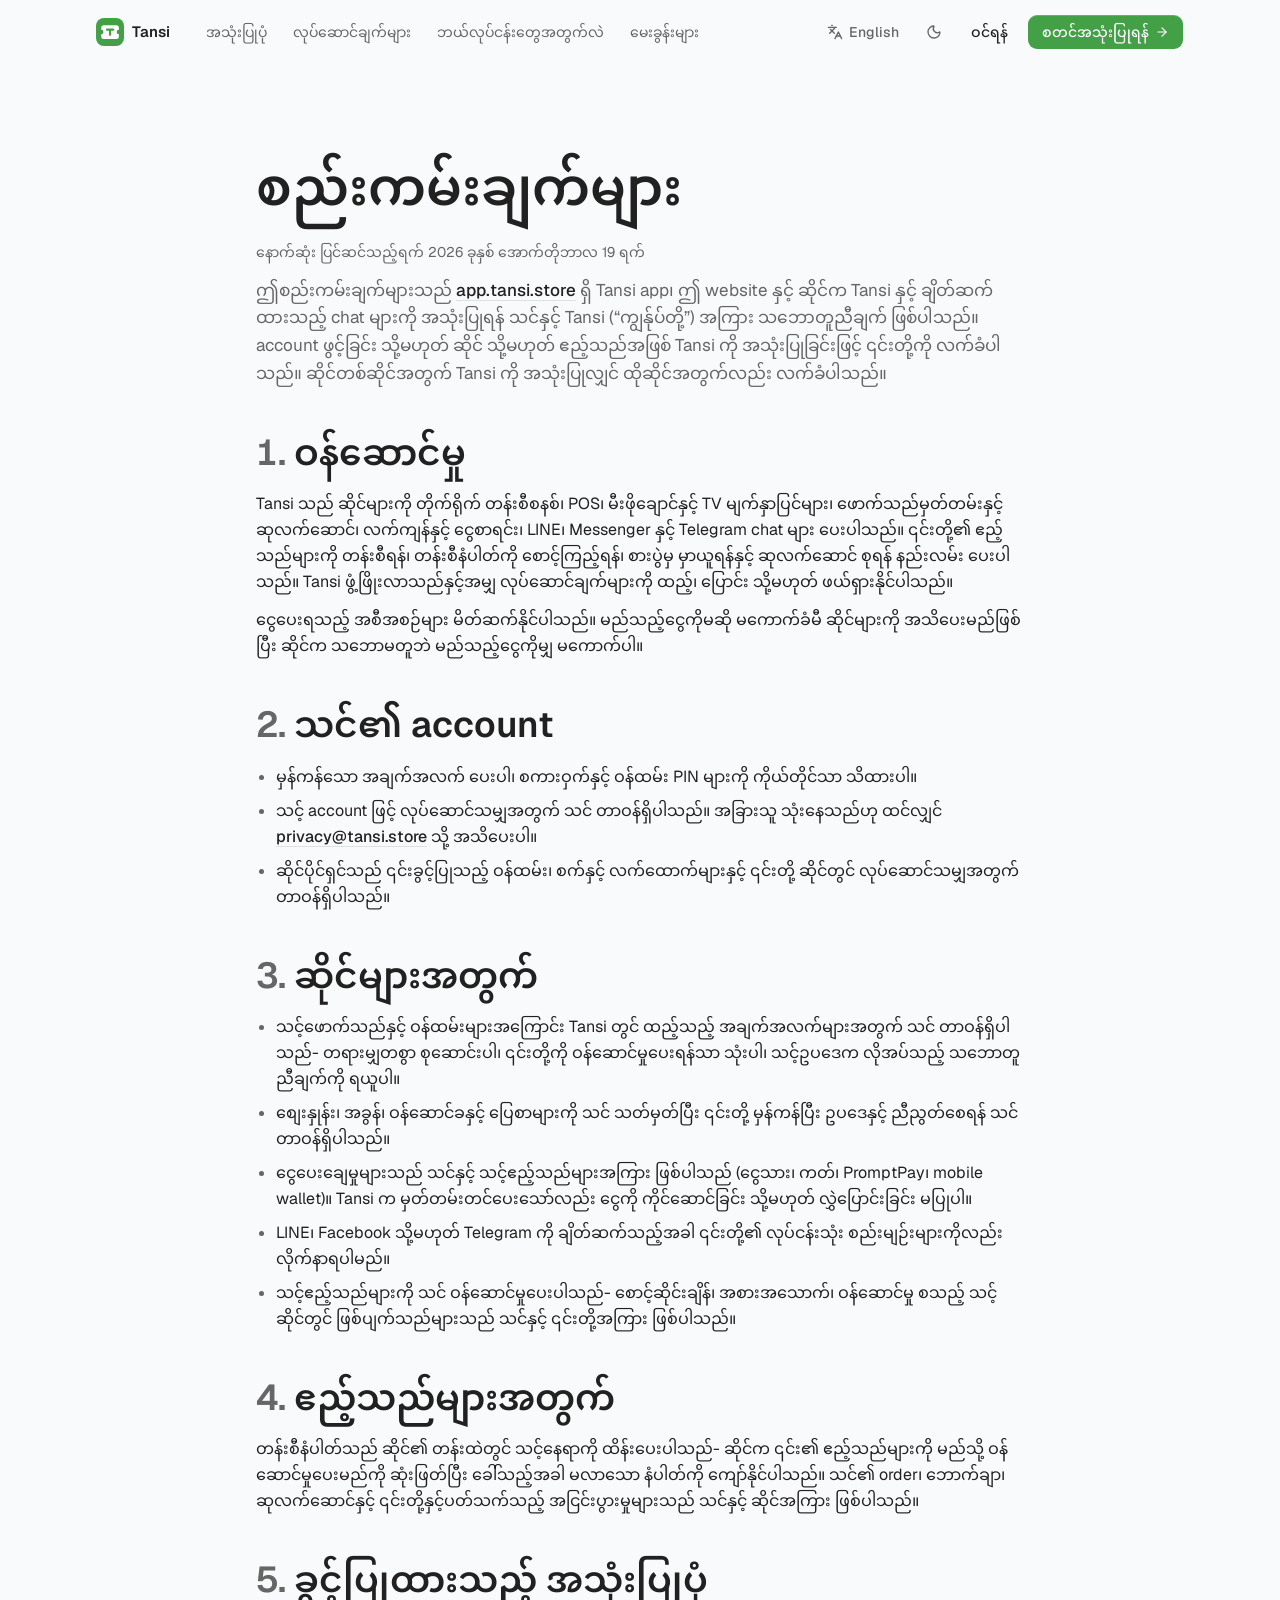
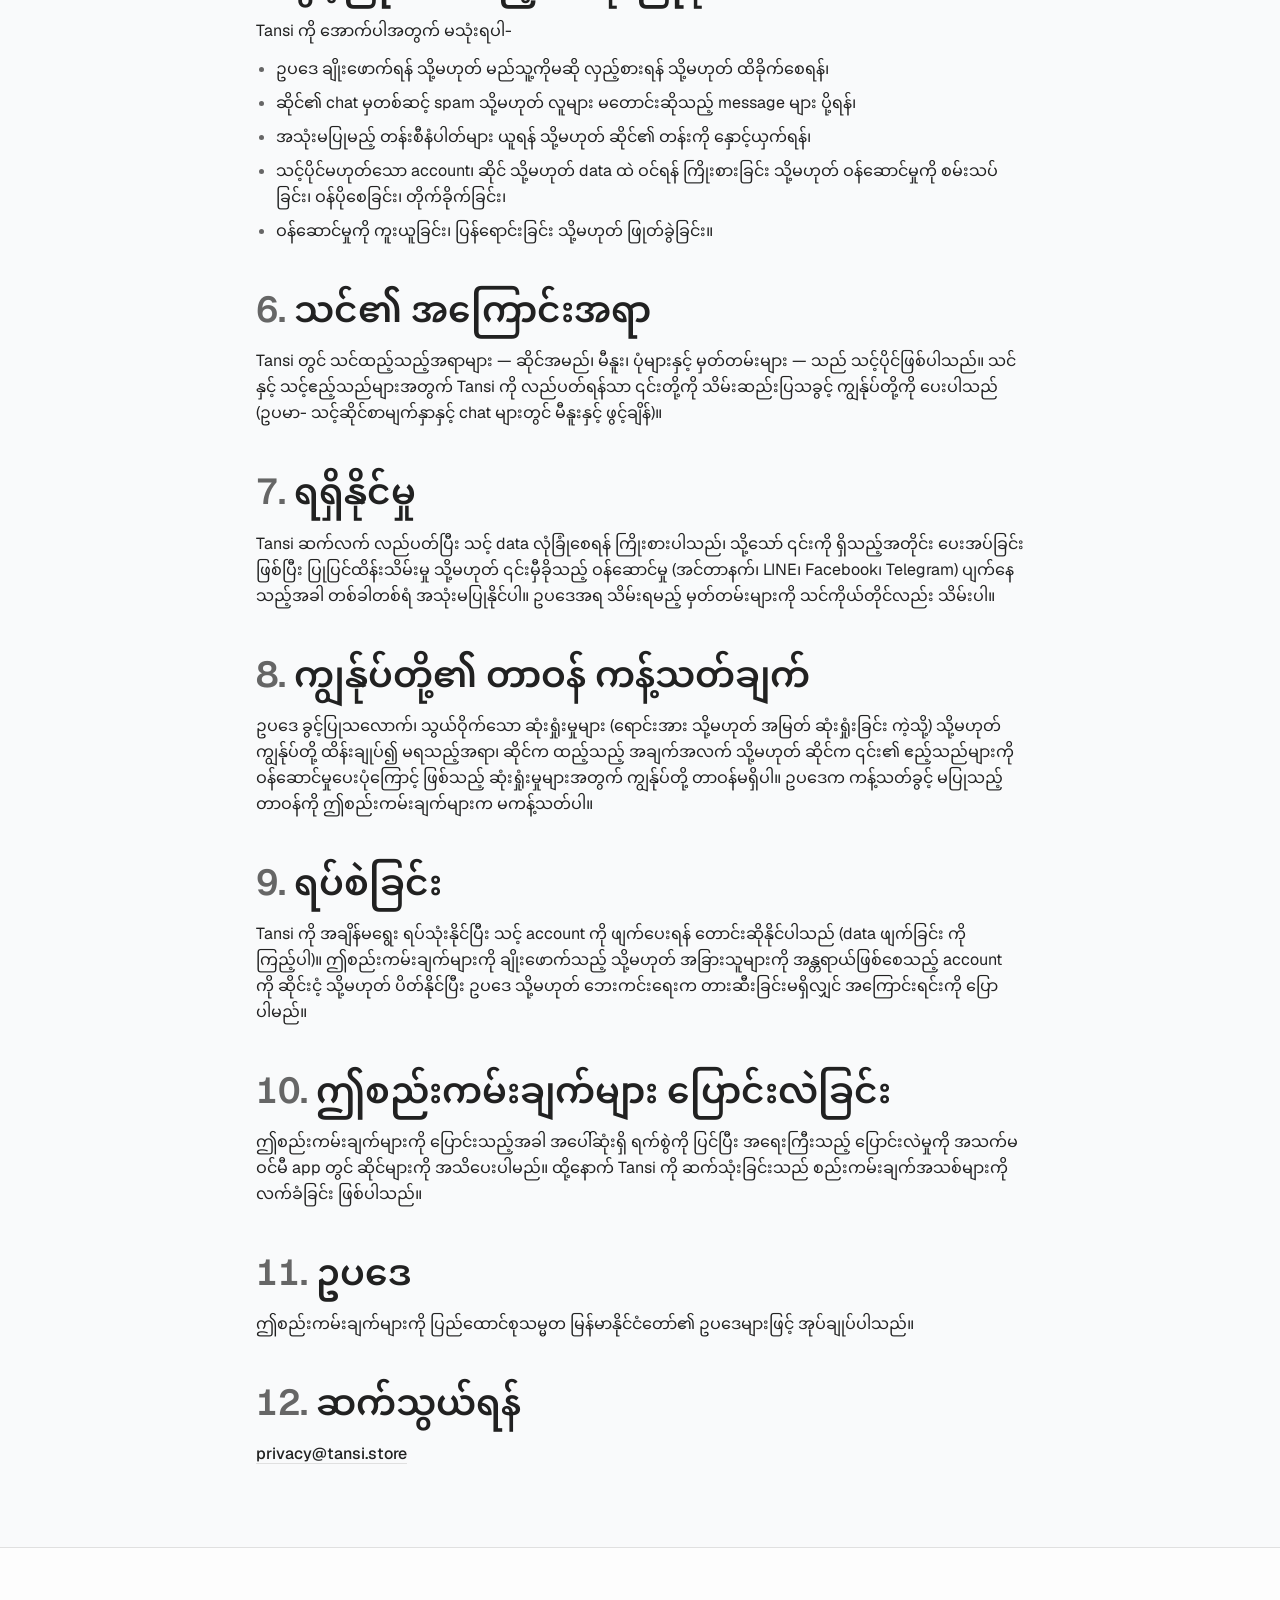
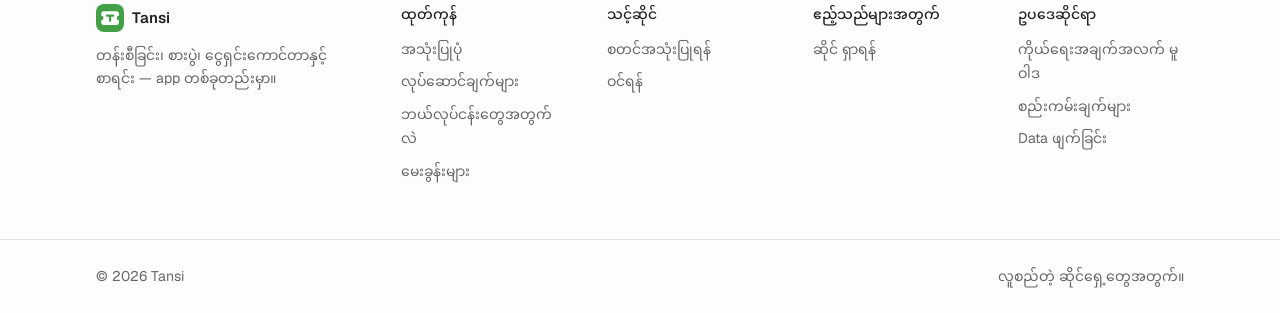
<file: my/terms-and-conditions/index.html>
<!doctype html>
<html lang="my" class="font-sans antialiased">
  <head>
    <meta charset="UTF-8" />
    <meta name="viewport" content="width=device-width, initial-scale=1, viewport-fit=cover" />
    <title>စည်းကမ်းချက်များ · Tansi</title>
    <meta name="description" content="Tansi အသုံးပြုရန် စည်းကမ်းချက်များ- ၎င်းလုပ်ဆောင်ပေးသည်များ၊ ဆိုင်များနှင့် ဧည့်သည်များ၏ တာဝန်များ၊ ခွင့်ပြုထားသည့် အသုံးပြုပုံနှင့် ကျွန်ုပ်တို့၏ တာဝန် ကန့်သတ်ချက်များ။" />
    <meta name="robots" content="index, follow" />
    <link rel="canonical" href="https://tansi.store/my/terms-and-conditions" />
    <link rel="alternate" hreflang="en" href="https://tansi.store/terms-and-conditions" />
    <link rel="alternate" hreflang="my" href="https://tansi.store/my/terms-and-conditions" />
    <link rel="alternate" hreflang="x-default" href="https://tansi.store/terms-and-conditions" />
    <meta property="og:type" content="article" />
    <meta property="og:site_name" content="Tansi" />
    <meta property="og:locale" content="my_MM" />
    <meta property="og:title" content="စည်းကမ်းချက်များ · Tansi" />
    <meta property="og:description" content="Tansi အသုံးပြုရန် စည်းကမ်းချက်များ- ၎င်းလုပ်ဆောင်ပေးသည်များ၊ ဆိုင်များနှင့် ဧည့်သည်များ၏ တာဝန်များ၊ ခွင့်ပြုထားသည့် အသုံးပြုပုံနှင့် ကျွန်ုပ်တို့၏ တာဝန် ကန့်သတ်ချက်များ။" />
    <meta property="og:url" content="https://tansi.store/my/terms-and-conditions" />
    <meta property="og:image" content="https://tansi.store/og-my.png" />
    <link rel="icon" href="/favicon.ico" sizes="any" />
    <link rel="icon" href="/icons/icon.svg" type="image/svg+xml" />
    <link rel="apple-touch-icon" href="/icons/apple-touch-icon.png" />
    <meta name="theme-color" content="#f3f3f3" />
    <script>
      // Before the first paint: a visitor who picked dark gets dark from the first frame. Light is the default,
      // as in the app.
      try {
        if (localStorage.getItem("queue-site-theme") === "dark") {
          document.documentElement.classList.add("dark")
          document.querySelector('meta[name="theme-color"]').setAttribute("content", "#141414")
        }
      } catch (e) {}
    </script>
    <script type="module" crossorigin src="/assets/index-qXSVw3oT.js"></script>
    <link rel="stylesheet" crossorigin href="/assets/index-B2XbIMvp.css">
  </head>
  <body>
    <div id="root" data-page="terms" data-lang="my"><div id="top" class="flex min-h-svh flex-col"><a href="#main" class="sr-only z-50 rounded-md bg-foreground px-3 py-2 text-sm text-background focus:not-sr-only focus:fixed focus:top-3 focus:left-3">အကြော⁠င်းအရာသို့ ကျော်ရ⁠န်</a><header class="sticky top-0 z-40 border-b border-transparent pt-[env(safe-area-inset-top)] transition-colors duration-200 data-[scrolled]:border-border data-[scrolled]:bg-background/80 data-[scrolled]:backdrop-blur-md"><div class="mx-auto flex h-16 w-full max-w-6xl items-center gap-6 px-5 sm:px-6 lg:px-8"><a href="/my/" class="rounded-md outline-none focus-visible:ring-3 focus-visible:ring-ring/50"><span class="flex items-center gap-2 text-[15px] font-semibold tracking-tight"><span data-slot="brand-tile" class="flex size-7 shrink-0 items-center justify-center rounded-md bg-primary text-primary-foreground"><svg data-slot="brand-mark" viewBox="8 8 32 32" fill="currentColor" aria-hidden="true" class="size-[72%]"><path fill-rule="evenodd" d="M14 13h20a4 4 0 0 1 4 4v3.5a3.5 3.5 0 0 0 0 7V31a4 4 0 0 1-4 4H14a4 4 0 0 1-4-4v-3.5a3.5 3.5 0 0 0 0-7V17a4 4 0 0 1 4-4zM18.7 18.5h10.6a1.2 1.2 0 0 1 1.2 1.2v1.1a1.2 1.2 0 0 1-1.2 1.2h-3.55v6.8a1.2 1.2 0 0 1-1.2 1.2h-1.1a1.2 1.2 0 0 1-1.2-1.2V22H18.7a1.2 1.2 0 0 1-1.2-1.2v-1.1a1.2 1.2 0 0 1 1.2-1.2z"></path></svg></span>Tansi</span></a><nav aria-label="အပို⁠င်းများ" class="hidden items-center gap-0.5 xl:flex"><a href="/my/#how" class="rounded-md px-3 py-2 text-sm whitespace-nowrap text-muted-foreground transition-colors outline-none hover:bg-muted hover:text-foreground focus-visible:ring-3 focus-visible:ring-ring/50">အသုံးပြုပုံ</a><a href="/my/#features" class="rounded-md px-3 py-2 text-sm whitespace-nowrap text-muted-foreground transition-colors outline-none hover:bg-muted hover:text-foreground focus-visible:ring-3 focus-visible:ring-ring/50">လု⁠ပ်ဆော⁠င်ချ⁠က်များ</a><a href="/my/#businesses" class="rounded-md px-3 py-2 text-sm whitespace-nowrap text-muted-foreground transition-colors outline-none hover:bg-muted hover:text-foreground focus-visible:ring-3 focus-visible:ring-ring/50">ဘ⁠ယ်လု⁠ပ်င⁠န်းတွေအတွ⁠က်လဲ</a><a href="/my/#faq" class="rounded-md px-3 py-2 text-sm whitespace-nowrap text-muted-foreground transition-colors outline-none hover:bg-muted hover:text-foreground focus-visible:ring-3 focus-visible:ring-ring/50">မေးခွ⁠န်းများ</a></nav><div class="ml-auto flex items-center gap-1.5"><a href="/terms-and-conditions" hrefLang="en" lang="en" aria-label="ဘာသာစကား: English" data-slot="button" data-variant="ghost" data-size="default" class="group/button inline-flex shrink-0 items-center justify-center rounded-lg border border-transparent bg-clip-padding font-medium whitespace-nowrap transition-all outline-none select-none focus-visible:border-ring focus-visible:ring-3 focus-visible:ring-ring/50 active:not-aria-[haspopup]:translate-y-px disabled:pointer-events-none disabled:opacity-50 aria-invalid:border-destructive aria-invalid:ring-3 aria-invalid:ring-destructive/20 dark:aria-invalid:border-destructive/50 dark:aria-invalid:ring-destructive/40 [&amp;_svg]:pointer-events-none [&amp;_svg]:shrink-0 [&amp;_svg:not([class*=&#x27;size-&#x27;])]:size-4 hover:bg-muted hover:text-foreground aria-expanded:bg-muted aria-expanded:text-foreground dark:hover:bg-muted/50 has-data-[icon=inline-end]:pr-2 has-data-[icon=inline-start]:pl-2 h-9 gap-1.5 px-2.5 text-sm text-muted-foreground"><svg xmlns="http://www.w3.org/2000/svg" width="24" height="24" viewBox="0 0 24 24" fill="none" stroke="currentColor" stroke-width="2" stroke-linecap="round" stroke-linejoin="round" class="lucide lucide-languages" aria-hidden="true"><path d="m5 8 6 6"></path><path d="m4 14 6-6 2-3"></path><path d="M2 5h12"></path><path d="M7 2h1"></path><path d="m22 22-5-10-5 10"></path><path d="M14 18h6"></path></svg>English</a><button data-slot="button" data-variant="ghost" data-size="icon" class="group/button inline-flex shrink-0 items-center justify-center rounded-lg border border-transparent bg-clip-padding text-sm font-medium whitespace-nowrap transition-all outline-none select-none focus-visible:border-ring focus-visible:ring-3 focus-visible:ring-ring/50 active:not-aria-[haspopup]:translate-y-px disabled:pointer-events-none disabled:opacity-50 aria-invalid:border-destructive aria-invalid:ring-3 aria-invalid:ring-destructive/20 dark:aria-invalid:border-destructive/50 dark:aria-invalid:ring-destructive/40 [&amp;_svg]:pointer-events-none [&amp;_svg]:shrink-0 [&amp;_svg:not([class*=&#x27;size-&#x27;])]:size-4 hover:bg-muted hover:text-foreground aria-expanded:bg-muted aria-expanded:text-foreground dark:hover:bg-muted/50 size-9 text-muted-foreground" aria-pressed="false"><svg xmlns="http://www.w3.org/2000/svg" width="24" height="24" viewBox="0 0 24 24" fill="none" stroke="currentColor" stroke-width="2" stroke-linecap="round" stroke-linejoin="round" class="lucide lucide-moon dark:hidden" aria-hidden="true"><path d="M20.985 12.486a9 9 0 1 1-9.473-9.472c.405-.022.617.46.402.803a6 6 0 0 0 8.268 8.268c.344-.215.825-.004.803.401"></path></svg><svg xmlns="http://www.w3.org/2000/svg" width="24" height="24" viewBox="0 0 24 24" fill="none" stroke="currentColor" stroke-width="2" stroke-linecap="round" stroke-linejoin="round" class="lucide lucide-sun hidden dark:block" aria-hidden="true"><circle cx="12" cy="12" r="4"></circle><path d="M12 2v2"></path><path d="M12 20v2"></path><path d="m4.93 4.93 1.41 1.41"></path><path d="m17.66 17.66 1.41 1.41"></path><path d="M2 12h2"></path><path d="M20 12h2"></path><path d="m6.34 17.66-1.41 1.41"></path><path d="m19.07 4.93-1.41 1.41"></path></svg><span class="sr-only">အမှော⁠င် အပြ⁠င်အဆ⁠င်</span></button><a href="https://app.tansi.store/login?next=%2Fdashboard&amp;lang=my" data-slot="button" data-variant="ghost" data-size="default" class="group/button shrink-0 items-center justify-center rounded-lg border border-transparent bg-clip-padding font-medium whitespace-nowrap transition-all outline-none select-none focus-visible:border-ring focus-visible:ring-3 focus-visible:ring-ring/50 active:not-aria-[haspopup]:translate-y-px disabled:pointer-events-none disabled:opacity-50 aria-invalid:border-destructive aria-invalid:ring-3 aria-invalid:ring-destructive/20 dark:aria-invalid:border-destructive/50 dark:aria-invalid:ring-destructive/40 [&amp;_svg]:pointer-events-none [&amp;_svg]:shrink-0 [&amp;_svg:not([class*=&#x27;size-&#x27;])]:size-4 hover:bg-muted hover:text-foreground aria-expanded:bg-muted aria-expanded:text-foreground dark:hover:bg-muted/50 gap-1.5 has-data-[icon=inline-end]:pr-2 has-data-[icon=inline-start]:pl-2 hidden h-9 px-3 text-sm sm:inline-flex">ဝ⁠င်ရ⁠န်</a><a href="https://app.tansi.store/login?next=%2Fdashboard&amp;lang=my" data-slot="button" data-variant="default" data-size="default" class="group/button shrink-0 items-center justify-center border border-transparent bg-clip-padding font-medium whitespace-nowrap transition-all outline-none select-none focus-visible:border-ring focus-visible:ring-3 focus-visible:ring-ring/50 active:not-aria-[haspopup]:translate-y-px disabled:pointer-events-none disabled:opacity-50 aria-invalid:border-destructive aria-invalid:ring-3 aria-invalid:ring-destructive/20 dark:aria-invalid:border-destructive/50 dark:aria-invalid:ring-destructive/40 [&amp;_svg]:pointer-events-none [&amp;_svg]:shrink-0 [&amp;_svg:not([class*=&#x27;size-&#x27;])]:size-4 bg-primary text-primary-foreground hover:bg-primary/80 has-data-[icon=inline-end]:pr-2 has-data-[icon=inline-start]:pl-2 gap-1.5 shadow-[inset_0_1px_0_rgb(255_255_255/0.18)] h-9 rounded-lg px-3.5 text-sm hidden sm:inline-flex">စတ⁠င်အသုံးပြုရ⁠န်<svg xmlns="http://www.w3.org/2000/svg" width="24" height="24" viewBox="0 0 24 24" fill="none" stroke="currentColor" stroke-width="2" stroke-linecap="round" stroke-linejoin="round" class="lucide lucide-arrow-right size-3.5" aria-hidden="true"><path d="M5 12h14"></path><path d="m12 5 7 7-7 7"></path></svg></a><button data-slot="sheet-trigger" data-variant="outline" data-size="icon" class="group/button inline-flex shrink-0 items-center justify-center rounded-lg border bg-clip-padding text-sm font-medium whitespace-nowrap transition-all outline-none select-none focus-visible:border-ring focus-visible:ring-3 focus-visible:ring-ring/50 active:not-aria-[haspopup]:translate-y-px disabled:pointer-events-none disabled:opacity-50 aria-invalid:border-destructive aria-invalid:ring-3 aria-invalid:ring-destructive/20 dark:aria-invalid:border-destructive/50 dark:aria-invalid:ring-destructive/40 [&amp;_svg]:pointer-events-none [&amp;_svg]:shrink-0 [&amp;_svg:not([class*=&#x27;size-&#x27;])]:size-4 border-border bg-background hover:bg-muted hover:text-foreground aria-expanded:bg-muted aria-expanded:text-foreground dark:border-input dark:bg-input/30 dark:hover:bg-input/50 size-9 xl:hidden" aria-label="မီနူး" type="button" aria-haspopup="dialog" aria-expanded="false" data-state="closed"><svg xmlns="http://www.w3.org/2000/svg" width="24" height="24" viewBox="0 0 24 24" fill="none" stroke="currentColor" stroke-width="2" stroke-linecap="round" stroke-linejoin="round" class="lucide lucide-menu" aria-hidden="true"><path d="M4 5h16"></path><path d="M4 12h16"></path><path d="M4 19h16"></path></svg></button></div></div></header><main id="main" class="flex-1"><div class="mx-auto w-full max-w-6xl px-5 sm:px-6 lg:px-8 py-14 sm:py-20"><article class="mx-auto flex max-w-3xl flex-col gap-10"><header class="flex flex-col gap-3"><h1 class="text-[clamp(2rem,5vw,2.75rem)] leading-tight font-semibold tracking-[-0.035em] text-balance">စ⁠ည်းက⁠မ်းချ⁠က်များ</h1><p class="text-sm text-muted-foreground">နော⁠က်ဆုံး ပြ⁠င်ဆ⁠င်သည့်ရ⁠က် 2026 ခုနှ⁠စ် အော⁠က်တိုဘာလ 19 ရ⁠က်</p><p class="text-[17px] leading-relaxed text-pretty text-muted-foreground">ဤစ⁠ည်းက⁠မ်းချ⁠က်များသ⁠ည် <a href="https://app.tansi.store" class="font-medium text-foreground underline underline-offset-4 decoration-border hover:decoration-foreground">app.tansi.store</a> ရှိ Tansi app၊ ဤ website နှင့် ဆို⁠င်က Tansi နှင့် ချိ⁠တ်ဆ⁠က်ထားသည့် chat များကို အသုံးပြုရ⁠န် သ⁠င်နှင့် Tansi (“ကျွ⁠န်ု⁠ပ်တို့”) အကြား သဘောတူညီချ⁠က် ဖြ⁠စ်ပါသ⁠ည်။ account ဖွင့်ခြ⁠င်း သို့မဟု⁠တ် ဆို⁠င် သို့မဟု⁠တ် ဧည့်သ⁠ည်အဖြ⁠စ် Tansi ကို အသုံးပြုခြ⁠င်းဖြင့် ၎⁠င်းတို့ကို လ⁠က်ခံပါသ⁠ည်။ ဆို⁠င်တ⁠စ်ဆို⁠င်အတွ⁠က် Tansi ကို အသုံးပြုလျှ⁠င် ထိုဆို⁠င်အတွ⁠က်လ⁠ည်း လ⁠က်ခံပါသ⁠ည်။</p></header><section class="flex flex-col gap-3"><h2 class="text-xl font-semibold tracking-tight"><span class="mr-2 text-muted-foreground tabular">1<!-- -->.</span>ဝ⁠န်ဆော⁠င်မှု</h2><p class="leading-relaxed text-pretty">Tansi သ⁠ည် ဆို⁠င်များကို တို⁠က်ရို⁠က် တ⁠န်းစီစန⁠စ်၊ POS၊ မီးဖိုချော⁠င်နှင့် TV မျ⁠က်နှာပြ⁠င်များ၊ ဖော⁠က်သ⁠ည်မှ⁠တ်တ⁠မ်းနှင့် ဆုလ⁠က်ဆော⁠င်၊ လ⁠က်ကျ⁠န်နှင့် ငွေစာရ⁠င်း၊ LINE၊ Messenger နှင့် Telegram chat များ ပေးပါသ⁠ည်။ ၎⁠င်းတို့၏ ဧည့်သ⁠ည်များကို တ⁠န်းစီရ⁠န်၊ တ⁠န်းစီနံပါ⁠တ်ကို စောင့်ကြည့်ရ⁠န်၊ စားပွဲမှ မှာယူရ⁠န်နှင့် ဆုလ⁠က်ဆော⁠င် စုရ⁠န် န⁠ည်းလ⁠မ်း ပေးပါသ⁠ည်။ Tansi ဖွံ့ဖြိုးလာသ⁠ည်နှင့်အမျှ လု⁠ပ်ဆော⁠င်ချ⁠က်များကို ထည့်၊ ပြော⁠င်း သို့မဟု⁠တ် ဖ⁠ယ်ရှားနို⁠င်ပါသ⁠ည်။</p><p class="leading-relaxed text-pretty">ငွေပေးရသည့် အစီအစ⁠ဉ်များ မိ⁠တ်ဆ⁠က်နို⁠င်ပါသ⁠ည်။ မ⁠ည်သည့်ငွေကိုမဆို မကော⁠က်ခံမီ ဆို⁠င်များကို အသိပေးမ⁠ည်ဖြ⁠စ်ပြီး ဆို⁠င်က သဘောမတူဘဲ မ⁠ည်သည့်ငွေကိုမျှ မကော⁠က်ပါ။</p></section><section class="flex flex-col gap-3"><h2 class="text-xl font-semibold tracking-tight"><span class="mr-2 text-muted-foreground tabular">2<!-- -->.</span>သ⁠င်၏ account</h2><ul class="flex list-disc flex-col gap-2 pl-5 leading-relaxed marker:text-muted-foreground"><li class="text-pretty">မှ⁠န်က⁠န်သော အချ⁠က်အလ⁠က် ပေးပါ၊ စကားဝှ⁠က်နှင့် ဝ⁠န်ထ⁠မ်း PIN များကို ကို⁠ယ်တို⁠င်သာ သိထားပါ။</li><li class="text-pretty">သင့် account ဖြင့် လု⁠ပ်ဆော⁠င်သမျှအတွ⁠က် သ⁠င် တာဝ⁠န်ရှိပါသ⁠ည်။ အခြားသူ သုံးနေသ⁠ည်ဟု ထ⁠င်လျှ⁠င် <a href="mailto:privacy@tansi.store" class="font-medium text-foreground underline underline-offset-4 decoration-border hover:decoration-foreground">privacy@tansi.store</a> သို့ အသိပေးပါ။</li><li class="text-pretty">ဆို⁠င်ပို⁠င်ရှ⁠င်သ⁠ည် ၎⁠င်းခွင့်ပြုသည့် ဝ⁠န်ထ⁠မ်း၊ စ⁠က်နှင့် လ⁠က်ထော⁠က်များနှင့် ၎⁠င်းတို့ ဆို⁠င်တွ⁠င် လု⁠ပ်ဆော⁠င်သမျှအတွ⁠က် တာဝ⁠န်ရှိပါသ⁠ည်။</li></ul></section><section class="flex flex-col gap-3"><h2 class="text-xl font-semibold tracking-tight"><span class="mr-2 text-muted-foreground tabular">3<!-- -->.</span>ဆို⁠င်များအတွ⁠က်</h2><ul class="flex list-disc flex-col gap-2 pl-5 leading-relaxed marker:text-muted-foreground"><li class="text-pretty">သင့်ဖော⁠က်သ⁠ည်နှင့် ဝ⁠န်ထ⁠မ်းများအကြော⁠င်း Tansi တွ⁠င် ထည့်သည့် အချ⁠က်အလ⁠က်များအတွ⁠က် သ⁠င် တာဝ⁠န်ရှိပါသ⁠ည်- တရားမျှတစွာ စုဆော⁠င်းပါ၊ ၎⁠င်းတို့ကို ဝ⁠န်ဆော⁠င်မှုပေးရ⁠န်သာ သုံးပါ၊ သင့်ဥပဒေက လိုအ⁠ပ်သည့် သဘောတူညီချ⁠က်ကို ရယူပါ။</li><li class="text-pretty">စျေးနှု⁠န်း၊ အခွ⁠န်၊ ဝ⁠န်ဆော⁠င်ခနှင့် ပြေစာများကို သ⁠င် သ⁠တ်မှ⁠တ်ပြီး ၎⁠င်းတို့ မှ⁠န်က⁠န်ပြီး ဥပဒေနှင့် ညီညွ⁠တ်စေရ⁠န် သ⁠င် တာဝ⁠န်ရှိပါသ⁠ည်။</li><li class="text-pretty">ငွေပေးချေမှုများသ⁠ည် သ⁠င်နှင့် သင့်ဧည့်သ⁠ည်များအကြား ဖြ⁠စ်ပါသ⁠ည် (ငွေသား၊ က⁠တ်၊ PromptPay၊ mobile wallet)။ Tansi က မှ⁠တ်တ⁠မ်းတ⁠င်ပေးသော်လ⁠ည်း ငွေကို ကို⁠င်ဆော⁠င်ခြ⁠င်း သို့မဟု⁠တ် လွှဲပြော⁠င်းခြ⁠င်း မပြုပါ။</li><li class="text-pretty">LINE၊ Facebook သို့မဟု⁠တ် Telegram ကို ချိ⁠တ်ဆ⁠က်သည့်အခါ ၎⁠င်းတို့၏ လု⁠ပ်င⁠န်းသုံး စ⁠ည်းမျ⁠ဉ်းများကိုလ⁠ည်း လို⁠က်နာရပါမ⁠ည်။</li><li class="text-pretty">သင့်ဧည့်သ⁠ည်များကို သ⁠င် ဝ⁠န်ဆော⁠င်မှုပေးပါသ⁠ည်- စောင့်ဆို⁠င်းချိ⁠န်၊ အစားအသော⁠က်၊ ဝ⁠န်ဆော⁠င်မှု စသည့် သင့်ဆို⁠င်တွ⁠င် ဖြ⁠စ်ပျ⁠က်သ⁠ည်များသ⁠ည် သ⁠င်နှင့် ၎⁠င်းတို့အကြား ဖြ⁠စ်ပါသ⁠ည်။</li></ul></section><section class="flex flex-col gap-3"><h2 class="text-xl font-semibold tracking-tight"><span class="mr-2 text-muted-foreground tabular">4<!-- -->.</span>ဧည့်သ⁠ည်များအတွ⁠က်</h2><p class="leading-relaxed text-pretty">တ⁠န်းစီနံပါ⁠တ်သ⁠ည် ဆို⁠င်၏ တ⁠န်းထဲတွ⁠င် သင့်နေရာကို ထိ⁠န်းပေးပါသ⁠ည်- ဆို⁠င်က ၎⁠င်း၏ ဧည့်သ⁠ည်များကို မ⁠ည်သို့ ဝ⁠န်ဆော⁠င်မှုပေးမ⁠ည်ကို ဆုံးဖြ⁠တ်ပြီး ခေါ်သည့်အခါ မလာသော နံပါ⁠တ်ကို ကျော်နို⁠င်ပါသ⁠ည်။ သ⁠င်၏ order၊ ဘော⁠က်ချာ၊ ဆုလ⁠က်ဆော⁠င်နှင့် ၎⁠င်းတို့နှင့်ပ⁠တ်သ⁠က်သည့် အငြ⁠င်းပွားမှုများသ⁠ည် သ⁠င်နှင့် ဆို⁠င်အကြား ဖြ⁠စ်ပါသ⁠ည်။</p></section><section class="flex flex-col gap-3"><h2 class="text-xl font-semibold tracking-tight"><span class="mr-2 text-muted-foreground tabular">5<!-- -->.</span>ခွင့်ပြုထားသည့် အသုံးပြုပုံ</h2><p class="leading-relaxed text-pretty">Tansi ကို အော⁠က်ပါအတွ⁠က် မသုံးရပါ-</p><ul class="flex list-disc flex-col gap-2 pl-5 leading-relaxed marker:text-muted-foreground"><li class="text-pretty">ဥပဒေ ချိုးဖော⁠က်ရ⁠န် သို့မဟု⁠တ် မ⁠ည်သူ့ကိုမဆို လှည့်စားရ⁠န် သို့မဟု⁠တ် ထိခို⁠က်စေရ⁠န်၊</li><li class="text-pretty">ဆို⁠င်၏ chat မှတ⁠စ်ဆင့် spam သို့မဟု⁠တ် လူများ မတော⁠င်းဆိုသည့် message များ ပို့ရ⁠န်၊</li><li class="text-pretty">အသုံးမပြုမည့် တ⁠န်းစီနံပါ⁠တ်များ ယူရ⁠န် သို့မဟု⁠တ် ဆို⁠င်၏ တ⁠န်းကို နှောင့်ယှ⁠က်ရ⁠န်၊</li><li class="text-pretty">သင့်ပို⁠င်မဟု⁠တ်သော account၊ ဆို⁠င် သို့မဟု⁠တ် data ထဲ ဝ⁠င်ရ⁠န် ကြိုးစားခြ⁠င်း သို့မဟု⁠တ် ဝ⁠န်ဆော⁠င်မှုကို စ⁠မ်းသ⁠ပ်ခြ⁠င်း၊ ဝ⁠န်ပိုစေခြ⁠င်း၊ တို⁠က်ခို⁠က်ခြ⁠င်း၊</li><li class="text-pretty">ဝ⁠န်ဆော⁠င်မှုကို ကူးယူခြ⁠င်း၊ ပြ⁠န်ရော⁠င်းခြ⁠င်း သို့မဟု⁠တ် ဖြု⁠တ်ခွဲခြ⁠င်း။</li></ul></section><section class="flex flex-col gap-3"><h2 class="text-xl font-semibold tracking-tight"><span class="mr-2 text-muted-foreground tabular">6<!-- -->.</span>သ⁠င်၏ အကြော⁠င်းအရာ</h2><p class="leading-relaxed text-pretty">Tansi တွ⁠င် သ⁠င်ထည့်သည့်အရာများ — ဆို⁠င်အမ⁠ည်၊ မီနူး၊ ပုံများနှင့် မှ⁠တ်တ⁠မ်းများ — သ⁠ည် သင့်ပို⁠င်ဖြ⁠စ်ပါသ⁠ည်။ သ⁠င်နှင့် သင့်ဧည့်သ⁠ည်များအတွ⁠က် Tansi ကို လ⁠ည်ပ⁠တ်ရ⁠န်သာ ၎⁠င်းတို့ကို သိ⁠မ်းဆ⁠ည်းပြသခွင့် ကျွ⁠န်ု⁠ပ်တို့ကို ပေးပါသ⁠ည် (ဥပမာ- သင့်ဆို⁠င်စာမျ⁠က်နှာနှင့် chat များတွ⁠င် မီနူးနှင့် ဖွင့်ချိ⁠န်)။</p></section><section class="flex flex-col gap-3"><h2 class="text-xl font-semibold tracking-tight"><span class="mr-2 text-muted-foreground tabular">7<!-- -->.</span>ရရှိနို⁠င်မှု</h2><p class="leading-relaxed text-pretty">Tansi ဆ⁠က်လ⁠က် လ⁠ည်ပ⁠တ်ပြီး သင့် data လုံခြုံစေရ⁠န် ကြိုးစားပါသ⁠ည်၊ သို့သော် ၎⁠င်းကို ရှိသည့်အတို⁠င်း ပေးအ⁠ပ်ခြ⁠င်းဖြ⁠စ်ပြီး ပြုပြ⁠င်ထိ⁠န်းသိ⁠မ်းမှု သို့မဟု⁠တ် ၎⁠င်းမှီခိုသည့် ဝ⁠န်ဆော⁠င်မှု (အ⁠င်တာန⁠က်၊ LINE၊ Facebook၊ Telegram) ပျ⁠က်နေသည့်အခါ တ⁠စ်ခါတ⁠စ်ရံ အသုံးမပြုနို⁠င်ပါ။ ဥပဒေအရ သိ⁠မ်းရမည့် မှ⁠တ်တ⁠မ်းများကို သ⁠င်ကို⁠ယ်တို⁠င်လ⁠ည်း သိ⁠မ်းပါ။</p></section><section class="flex flex-col gap-3"><h2 class="text-xl font-semibold tracking-tight"><span class="mr-2 text-muted-foreground tabular">8<!-- -->.</span>ကျွ⁠န်ု⁠ပ်တို့၏ တာဝ⁠န် ကန့်သ⁠တ်ချ⁠က်</h2><p class="leading-relaxed text-pretty">ဥပဒေ ခွင့်ပြုသလော⁠က်၊ သွ⁠ယ်ဝို⁠က်သော ဆုံးရှုံးမှုများ (ရော⁠င်းအား သို့မဟု⁠တ် အမြ⁠တ် ဆုံးရှုံးခြ⁠င်း ကဲ့သို့) သို့မဟု⁠တ် ကျွ⁠န်ု⁠ပ်တို့ ထိ⁠န်းချု⁠ပ်၍ မရသည့်အရာ၊ ဆို⁠င်က ထည့်သည့် အချ⁠က်အလ⁠က် သို့မဟု⁠တ် ဆို⁠င်က ၎⁠င်း၏ ဧည့်သ⁠ည်များကို ဝ⁠န်ဆော⁠င်မှုပေးပုံကြောင့် ဖြ⁠စ်သည့် ဆုံးရှုံးမှုများအတွ⁠က် ကျွ⁠န်ု⁠ပ်တို့ တာဝ⁠န်မရှိပါ။ ဥပဒေက ကန့်သ⁠တ်ခွင့် မပြုသည့် တာဝ⁠န်ကို ဤစ⁠ည်းက⁠မ်းချ⁠က်များက မကန့်သ⁠တ်ပါ။</p></section><section class="flex flex-col gap-3"><h2 class="text-xl font-semibold tracking-tight"><span class="mr-2 text-muted-foreground tabular">9<!-- -->.</span>ရ⁠ပ်စဲခြ⁠င်း</h2><p class="leading-relaxed text-pretty">Tansi ကို အချိ⁠န်မရွေး ရ⁠ပ်သုံးနို⁠င်ပြီး သင့် account ကို ဖျ⁠က်ပေးရ⁠န် တော⁠င်းဆိုနို⁠င်ပါသ⁠ည် (data ဖျ⁠က်ခြ⁠င်း ကို ကြည့်ပါ)။ ဤစ⁠ည်းက⁠မ်းချ⁠က်များကို ချိုးဖော⁠က်သည့် သို့မဟု⁠တ် အခြားသူများကို အန္တရာ⁠ယ်ဖြ⁠စ်စေသည့် account ကို ဆို⁠င်းငံ့ သို့မဟု⁠တ် ပိ⁠တ်နို⁠င်ပြီး ဥပဒေ သို့မဟု⁠တ် ဘေးက⁠င်းရေးက တားဆီးခြ⁠င်းမရှိလျှ⁠င် အကြော⁠င်းရ⁠င်းကို ပြောပါမ⁠ည်။</p></section><section class="flex flex-col gap-3"><h2 class="text-xl font-semibold tracking-tight"><span class="mr-2 text-muted-foreground tabular">10<!-- -->.</span>ဤစ⁠ည်းက⁠မ်းချ⁠က်များ ပြော⁠င်းလဲခြ⁠င်း</h2><p class="leading-relaxed text-pretty">ဤစ⁠ည်းက⁠မ်းချ⁠က်များကို ပြော⁠င်းသည့်အခါ အပေါ်ဆုံးရှိ ရ⁠က်စွဲကို ပြ⁠င်ပြီး အရေးကြီးသည့် ပြော⁠င်းလဲမှုကို အသ⁠က်မဝ⁠င်မီ app တွ⁠င် ဆို⁠င်များကို အသိပေးပါမ⁠ည်။ ထို့နော⁠က် Tansi ကို ဆ⁠က်သုံးခြ⁠င်းသ⁠ည် စ⁠ည်းက⁠မ်းချ⁠က်အသ⁠စ်များကို လ⁠က်ခံခြ⁠င်း ဖြ⁠စ်ပါသ⁠ည်။</p></section><section class="flex flex-col gap-3"><h2 class="text-xl font-semibold tracking-tight"><span class="mr-2 text-muted-foreground tabular">11<!-- -->.</span>ဥပဒေ</h2><p class="leading-relaxed text-pretty">ဤစ⁠ည်းက⁠မ်းချ⁠က်များကို ပြ⁠ည်ထော⁠င်စုသမ္မတ မြ⁠န်မာနို⁠င်ငံတော်၏ ဥပဒေများဖြင့် အု⁠ပ်ချု⁠ပ်ပါသ⁠ည်။</p></section><section class="flex flex-col gap-3"><h2 class="text-xl font-semibold tracking-tight"><span class="mr-2 text-muted-foreground tabular">12<!-- -->.</span>ဆ⁠က်သွ⁠ယ်ရ⁠န်</h2><p class="leading-relaxed text-pretty"><a href="mailto:privacy@tansi.store" class="font-medium text-foreground underline underline-offset-4 decoration-border hover:decoration-foreground">privacy@tansi.store</a></p></section></article></div></main><footer class="border-t bg-card/60"><div class="mx-auto w-full max-w-6xl px-5 sm:px-6 lg:px-8 grid gap-10 py-14 sm:grid-cols-2 md:grid-cols-4 lg:grid-cols-[1.6fr_repeat(4,1fr)]"><div class="flex flex-col gap-3 sm:col-span-2 md:col-span-4 lg:col-span-1"><span class="flex items-center gap-2 text-[15px] font-semibold tracking-tight"><span data-slot="brand-tile" class="flex size-7 shrink-0 items-center justify-center rounded-md bg-primary text-primary-foreground"><svg data-slot="brand-mark" viewBox="8 8 32 32" fill="currentColor" aria-hidden="true" class="size-[72%]"><path fill-rule="evenodd" d="M14 13h20a4 4 0 0 1 4 4v3.5a3.5 3.5 0 0 0 0 7V31a4 4 0 0 1-4 4H14a4 4 0 0 1-4-4v-3.5a3.5 3.5 0 0 0 0-7V17a4 4 0 0 1 4-4zM18.7 18.5h10.6a1.2 1.2 0 0 1 1.2 1.2v1.1a1.2 1.2 0 0 1-1.2 1.2h-3.55v6.8a1.2 1.2 0 0 1-1.2 1.2h-1.1a1.2 1.2 0 0 1-1.2-1.2V22H18.7a1.2 1.2 0 0 1-1.2-1.2v-1.1a1.2 1.2 0 0 1 1.2-1.2z"></path></svg></span>Tansi</span><p class="max-w-xs text-sm leading-relaxed text-muted-foreground">တ⁠န်းစီခြ⁠င်း၊ စားပွဲ၊ ငွေရှ⁠င်းကော⁠င်တာနှင့် စာရ⁠င်း — app တ⁠စ်ခုတ⁠ည်းမှာ။</p></div><div class="flex flex-col gap-3"><h3 class="text-sm font-medium">ထု⁠တ်ကု⁠န်</h3><ul class="flex flex-col gap-2 text-sm"><li><a href="/my/#how" class="text-muted-foreground transition-colors hover:text-foreground">အသုံးပြုပုံ</a></li><li><a href="/my/#features" class="text-muted-foreground transition-colors hover:text-foreground">လု⁠ပ်ဆော⁠င်ချ⁠က်များ</a></li><li><a href="/my/#businesses" class="text-muted-foreground transition-colors hover:text-foreground">ဘ⁠ယ်လု⁠ပ်င⁠န်းတွေအတွ⁠က်လဲ</a></li><li><a href="/my/#faq" class="text-muted-foreground transition-colors hover:text-foreground">မေးခွ⁠န်းများ</a></li></ul></div><div class="flex flex-col gap-3"><h3 class="text-sm font-medium">သင့်ဆို⁠င်</h3><ul class="flex flex-col gap-2 text-sm"><li><a href="https://app.tansi.store/login?next=%2Fdashboard&amp;lang=my" class="text-muted-foreground transition-colors hover:text-foreground">စတ⁠င်အသုံးပြုရ⁠န်</a></li><li><a href="https://app.tansi.store/login?next=%2Fdashboard&amp;lang=my" class="text-muted-foreground transition-colors hover:text-foreground">ဝ⁠င်ရ⁠န်</a></li></ul></div><div class="flex flex-col gap-3"><h3 class="text-sm font-medium">ဧည့်သ⁠ည်များအတွ⁠က်</h3><ul class="flex flex-col gap-2 text-sm"><li><a href="https://app.tansi.store/?lang=my" class="text-muted-foreground transition-colors hover:text-foreground">ဆို⁠င် ရှာရ⁠န်</a></li></ul></div><div class="flex flex-col gap-3"><h3 class="text-sm font-medium">ဥပဒေဆို⁠င်ရာ</h3><ul class="flex flex-col gap-2 text-sm"><li><a href="/my/privacy-policy" class="text-muted-foreground transition-colors hover:text-foreground">ကို⁠ယ်ရေးအချ⁠က်အလ⁠က် မူဝါဒ</a></li><li><a href="/my/terms-and-conditions" class="text-muted-foreground transition-colors hover:text-foreground">စ⁠ည်းက⁠မ်းချ⁠က်များ</a></li><li><a href="/my/data-deletion" class="text-muted-foreground transition-colors hover:text-foreground">Data ဖျ⁠က်ခြ⁠င်း</a></li></ul></div></div><div class="border-t"><div class="mx-auto w-full max-w-6xl px-5 sm:px-6 lg:px-8 flex flex-wrap items-center justify-between gap-2 py-6 text-sm text-muted-foreground"><span>© <!-- -->2026<!-- --> <!-- -->Tansi</span><span>လူစ⁠ည်တဲ့ ဆို⁠င်ရှေ့တွေအတွ⁠က်။</span></div></div></footer></div></div>
  </body>
</html>
</file>
<file: assets/index-B2XbIMvp.css>
@font-face{font-family:Geist Variable;font-style:normal;font-display:swap;font-weight:100 900;src:url(/assets/geist-cyrillic-ext-wght-normal-DjL33-gN.woff2)format("woff2-variations");unicode-range:U+460-52F,U+1C80-1C8A,U+20B4,U+2DE0-2DFF,U+A640-A69F,U+FE2E-FE2F}@font-face{font-family:Geist Variable;font-style:normal;font-display:swap;font-weight:100 900;src:url(/assets/geist-cyrillic-wght-normal-BEAKL7Jp.woff2)format("woff2-variations");unicode-range:U+301,U+400-45F,U+490-491,U+4B0-4B1,U+2116}@font-face{font-family:Geist Variable;font-style:normal;font-display:swap;font-weight:100 900;src:url(/assets/geist-vietnamese-wght-normal-6IgcOCM7.woff2)format("woff2-variations");unicode-range:U+102-103,U+110-111,U+128-129,U+168-169,U+1A0-1A1,U+1AF-1B0,U+300-301,U+303-304,U+308-309,U+323,U+329,U+1EA0-1EF9,U+20AB}@font-face{font-family:Geist Variable;font-style:normal;font-display:swap;font-weight:100 900;src:url(/assets/geist-latin-ext-wght-normal-DC-KSUi6.woff2)format("woff2-variations");unicode-range:U+100-2BA,U+2BD-2C5,U+2C7-2CC,U+2CE-2D7,U+2DD-2FF,U+304,U+308,U+329,U+1D00-1DBF,U+1E00-1E9F,U+1EF2-1EFF,U+2020,U+20A0-20AB,U+20AD-20C0,U+2113,U+2C60-2C7F,U+A720-A7FF}@font-face{font-family:Geist Variable;font-style:normal;font-display:swap;font-weight:100 900;src:url(/assets/geist-latin-wght-normal-BgDaEnEv.woff2)format("woff2-variations");unicode-range:U+??,U+131,U+152-153,U+2BB-2BC,U+2C6,U+2DA,U+2DC,U+304,U+308,U+329,U+2000-206F,U+20AC,U+2122,U+2191,U+2193,U+2212,U+2215,U+FEFF,U+FFFD}@font-face{font-family:Geist Mono Variable;font-style:normal;font-display:swap;font-weight:100 900;src:url(/assets/geist-mono-cyrillic-ext-wght-normal-X_5orZeX.woff2)format("woff2-variations");unicode-range:U+460-52F,U+1C80-1C8A,U+20B4,U+2DE0-2DFF,U+A640-A69F,U+FE2E-FE2F}@font-face{font-family:Geist Mono Variable;font-style:normal;font-display:swap;font-weight:100 900;src:url(/assets/geist-mono-cyrillic-wght-normal-DiZS0aHC.woff2)format("woff2-variations");unicode-range:U+301,U+400-45F,U+490-491,U+4B0-4B1,U+2116}@font-face{font-family:Geist Mono Variable;font-style:normal;font-display:swap;font-weight:100 900;src:url(/assets/geist-mono-symbols2-wght-normal-CO5SzqOn.woff2)format("woff2-variations");unicode-range:U+2000-2001,U+2004-2008,U+200A,U+23B8-23BD,U+2500-259F}@font-face{font-family:Geist Mono Variable;font-style:normal;font-display:swap;font-weight:100 900;src:url(/assets/geist-mono-vietnamese-wght-normal-DadHysG0.woff2)format("woff2-variations");unicode-range:U+102-103,U+110-111,U+128-129,U+168-169,U+1A0-1A1,U+1AF-1B0,U+300-301,U+303-304,U+308-309,U+323,U+329,U+1EA0-1EF9,U+20AB}@font-face{font-family:Geist Mono Variable;font-style:normal;font-display:swap;font-weight:100 900;src:url(/assets/geist-mono-latin-ext-wght-normal-Bwz-egvJ.woff2)format("woff2-variations");unicode-range:U+100-2BA,U+2BD-2C5,U+2C7-2CC,U+2CE-2D7,U+2DD-2FF,U+304,U+308,U+329,U+1D00-1DBF,U+1E00-1E9F,U+1EF2-1EFF,U+2020,U+20A0-20AB,U+20AD-20C0,U+2113,U+2C60-2C7F,U+A720-A7FF}@font-face{font-family:Geist Mono Variable;font-style:normal;font-display:swap;font-weight:100 900;src:url(/assets/geist-mono-latin-wght-normal-XN7g48iV.woff2)format("woff2-variations");unicode-range:U+??,U+131,U+152-153,U+2BB-2BC,U+2C6,U+2DA,U+2DC,U+304,U+308,U+329,U+2000-206F,U+20AC,U+2122,U+2191,U+2193,U+2212,U+2215,U+FEFF,U+FFFD}@font-face{font-family:Noto Sans Myanmar;font-style:normal;font-display:swap;font-weight:400;src:url(/assets/noto-sans-myanmar-myanmar-400-normal-C_Ri2PLj.woff2)format("woff2"),url(/assets/noto-sans-myanmar-myanmar-400-normal-Di6U4opH.woff)format("woff");unicode-range:U+1000-109F,U+200C-200D,U+25CC,U+A92E,U+A9E0-A9FE,U+AA60-AA7F,U+116D0-116E3}@font-face{font-family:Noto Sans Myanmar;font-style:normal;font-display:swap;font-weight:400;src:url(/assets/noto-sans-myanmar-latin-ext-400-normal-Bh89aKMz.woff2)format("woff2"),url(/assets/noto-sans-myanmar-latin-ext-400-normal-DRGWNQyd.woff)format("woff");unicode-range:U+100-2BA,U+2BD-2C5,U+2C7-2CC,U+2CE-2D7,U+2DD-2FF,U+304,U+308,U+329,U+1D00-1DBF,U+1E00-1E9F,U+1EF2-1EFF,U+2020,U+20A0-20AB,U+20AD-20C0,U+2113,U+2C60-2C7F,U+A720-A7FF}@font-face{font-family:Noto Sans Myanmar;font-style:normal;font-display:swap;font-weight:400;src:url(/assets/noto-sans-myanmar-latin-400-normal-Dt7kQkP-.woff2)format("woff2"),url(/assets/noto-sans-myanmar-latin-400-normal-wRn4g6YM.woff)format("woff");unicode-range:U+??,U+131,U+152-153,U+2BB-2BC,U+2C6,U+2DA,U+2DC,U+304,U+308,U+329,U+2000-206F,U+20AC,U+2122,U+2191,U+2193,U+2212,U+2215,U+FEFF,U+FFFD}@font-face{font-family:Noto Sans Myanmar;font-style:normal;font-display:swap;font-weight:500;src:url(/assets/noto-sans-myanmar-myanmar-500-normal-Cg_TpY_u.woff2)format("woff2"),url(/assets/noto-sans-myanmar-myanmar-500-normal-_5y196_p.woff)format("woff");unicode-range:U+1000-109F,U+200C-200D,U+25CC,U+A92E,U+A9E0-A9FE,U+AA60-AA7F,U+116D0-116E3}@font-face{font-family:Noto Sans Myanmar;font-style:normal;font-display:swap;font-weight:500;src:url(/assets/noto-sans-myanmar-latin-ext-500-normal-B_NdMHYb.woff2)format("woff2"),url(/assets/noto-sans-myanmar-latin-ext-500-normal-Biw8ZUAO.woff)format("woff");unicode-range:U+100-2BA,U+2BD-2C5,U+2C7-2CC,U+2CE-2D7,U+2DD-2FF,U+304,U+308,U+329,U+1D00-1DBF,U+1E00-1E9F,U+1EF2-1EFF,U+2020,U+20A0-20AB,U+20AD-20C0,U+2113,U+2C60-2C7F,U+A720-A7FF}@font-face{font-family:Noto Sans Myanmar;font-style:normal;font-display:swap;font-weight:500;src:url(/assets/noto-sans-myanmar-latin-500-normal-CtEQ9t-X.woff2)format("woff2"),url(/assets/noto-sans-myanmar-latin-500-normal-DnQsXWbc.woff)format("woff");unicode-range:U+??,U+131,U+152-153,U+2BB-2BC,U+2C6,U+2DA,U+2DC,U+304,U+308,U+329,U+2000-206F,U+20AC,U+2122,U+2191,U+2193,U+2212,U+2215,U+FEFF,U+FFFD}@font-face{font-family:Noto Sans Myanmar;font-style:normal;font-display:swap;font-weight:600;src:url(/assets/noto-sans-myanmar-myanmar-600-normal-Cju0GbT9.woff2)format("woff2"),url(/assets/noto-sans-myanmar-myanmar-600-normal-DDwfN3_5.woff)format("woff");unicode-range:U+1000-109F,U+200C-200D,U+25CC,U+A92E,U+A9E0-A9FE,U+AA60-AA7F,U+116D0-116E3}@font-face{font-family:Noto Sans Myanmar;font-style:normal;font-display:swap;font-weight:600;src:url(/assets/noto-sans-myanmar-latin-ext-600-normal-CHsBsS8r.woff2)format("woff2"),url(/assets/noto-sans-myanmar-latin-ext-600-normal-Ul_FWO-3.woff)format("woff");unicode-range:U+100-2BA,U+2BD-2C5,U+2C7-2CC,U+2CE-2D7,U+2DD-2FF,U+304,U+308,U+329,U+1D00-1DBF,U+1E00-1E9F,U+1EF2-1EFF,U+2020,U+20A0-20AB,U+20AD-20C0,U+2113,U+2C60-2C7F,U+A720-A7FF}@font-face{font-family:Noto Sans Myanmar;font-style:normal;font-display:swap;font-weight:600;src:url(/assets/noto-sans-myanmar-latin-600-normal-zzKSSZfK.woff2)format("woff2"),url(/assets/noto-sans-myanmar-latin-600-normal-ZOQIvjx5.woff)format("woff");unicode-range:U+??,U+131,U+152-153,U+2BB-2BC,U+2C6,U+2DA,U+2DC,U+304,U+308,U+329,U+2000-206F,U+20AC,U+2122,U+2191,U+2193,U+2212,U+2215,U+FEFF,U+FFFD}@layer properties{@supports (((-webkit-hyphens:none)) and (not (margin-trim:inline))) or ((-moz-orient:inline) and (not (color:rgb(from red r g b)))){:root,:host{--shimmer-angle:20deg}*,:before,:after,::backdrop{--tw-translate-x:0;--tw-translate-y:0;--tw-translate-z:0;--tw-rotate-x:initial;--tw-rotate-y:initial;--tw-rotate-z:initial;--tw-skew-x:initial;--tw-skew-y:initial;--tw-space-x-reverse:0;--tw-divide-y-reverse:0;--tw-border-style:solid;--tw-gradient-position:initial;--tw-gradient-from:#0000;--tw-gradient-via:#0000;--tw-gradient-to:#0000;--tw-gradient-stops:initial;--tw-gradient-via-stops:initial;--tw-gradient-from-position:0%;--tw-gradient-via-position:50%;--tw-gradient-to-position:100%;--tw-leading:initial;--tw-font-weight:initial;--tw-tracking:initial;--tw-shadow:0 0 #0000;--tw-shadow-color:initial;--tw-shadow-alpha:100%;--tw-inset-shadow:0 0 #0000;--tw-inset-shadow-color:initial;--tw-inset-shadow-alpha:100%;--tw-ring-color:initial;--tw-ring-shadow:0 0 #0000;--tw-inset-ring-color:initial;--tw-inset-ring-shadow:0 0 #0000;--tw-ring-inset:initial;--tw-ring-offset-width:0px;--tw-ring-offset-color:#fff;--tw-ring-offset-shadow:0 0 #0000;--tw-outline-style:solid;--tw-backdrop-blur:initial;--tw-backdrop-brightness:initial;--tw-backdrop-contrast:initial;--tw-backdrop-grayscale:initial;--tw-backdrop-hue-rotate:initial;--tw-backdrop-invert:initial;--tw-backdrop-opacity:initial;--tw-backdrop-saturate:initial;--tw-backdrop-sepia:initial;--tw-duration:initial;--tw-ease:initial;--tw-content:"";--tw-animation-delay:0s;--tw-animation-direction:normal;--tw-animation-duration:initial;--tw-animation-fill-mode:none;--tw-animation-iteration-count:1;--tw-enter-blur:0;--tw-enter-opacity:1;--tw-enter-rotate:0;--tw-enter-scale:1;--tw-enter-translate-x:0;--tw-enter-translate-y:0;--tw-exit-blur:0;--tw-exit-opacity:1;--tw-exit-rotate:0;--tw-exit-scale:1;--tw-exit-translate-x:0;--tw-exit-translate-y:0;--scroll-fade-t:0px;--scroll-fade-b:0px;--scroll-fade-s:0px;--scroll-fade-e:0px;--scroll-fade-mask:initial;--shimmer-image:initial;--shimmer-text-fill:initial}}}@layer theme{:root,:host{--font-sans:var(--font-sans);--font-mono:ui-monospace, SFMono-Regular, Menlo, Monaco, Consolas, "Liberation Mono", "Courier New", monospace;--color-neutral-800:oklch(26.9% 0 none);--color-neutral-900:oklch(20.5% 0 none);--color-black:#000;--color-white:#fff;--spacing:.25rem;--container-xs:20rem;--container-sm:24rem;--container-lg:32rem;--container-xl:36rem;--container-2xl:42rem;--container-3xl:48rem;--container-6xl:72rem;--text-xs:.75rem;--text-xs--line-height:calc(1 / .75);--text-sm:.875rem;--text-sm--line-height:calc(1.25 / .875);--text-base:1rem;--text-base--line-height:calc(1.5 / 1);--text-lg:1.125rem;--text-lg--line-height:calc(1.75 / 1.125);--text-xl:1.25rem;--text-xl--line-height:calc(1.75 / 1.25);--text-2xl:1.5rem;--text-2xl--line-height:calc(2 / 1.5);--text-3xl:1.875rem;--text-3xl--line-height:calc(2.25 / 1.875);--font-weight-normal:400;--font-weight-medium:500;--font-weight-semibold:600;--font-weight-bold:700;--font-weight-black:900;--tracking-tight:-.025em;--tracking-wider:.05em;--tracking-widest:.1em;--leading-tight:1.25;--leading-snug:1.375;--leading-relaxed:1.625;--radius-md:calc(var(--radius) * .8);--ease-in-out:cubic-bezier(.4, 0, .2, 1);--blur-xs:4px;--blur-md:12px;--aspect-video:16 / 9;--default-transition-duration:.15s;--default-transition-timing-function:cubic-bezier(.4, 0, .2, 1);--default-font-family:var(--font-sans);--default-mono-font-family:var(--font-mono)}}@layer base{*,:after,:before,::backdrop{box-sizing:border-box;border:0 solid;margin:0;padding:0}::file-selector-button{box-sizing:border-box;border:0 solid;margin:0;padding:0}html,:host{-webkit-text-size-adjust:100%;tab-size:4;line-height:1.5;font-family:var(--default-font-family,-apple-system, BlinkMacSystemFont, "Segoe UI", Roboto, "Helvetica Neue", "Noto Sans", Arial, sans-serif, "Apple Color Emoji", "Segoe UI Emoji", "Segoe UI Symbol", "Noto Color Emoji");font-feature-settings:var(--default-font-feature-settings,normal);font-variation-settings:var(--default-font-variation-settings,normal);-webkit-tap-highlight-color:transparent}hr{height:0;color:inherit;border-top-width:1px}abbr:where([title]){-webkit-text-decoration:underline dotted;text-decoration:underline dotted}h1,h2,h3,h4,h5,h6{font-size:inherit;font-weight:inherit}a{color:inherit;-webkit-text-decoration:inherit;-webkit-text-decoration:inherit;-webkit-text-decoration:inherit;-webkit-text-decoration:inherit;text-decoration:inherit}b,strong{font-weight:bolder}code,kbd,samp,pre{font-family:var(--default-mono-font-family,ui-monospace, SFMono-Regular, Menlo, Monaco, Consolas, "Liberation Mono", "Courier New", monospace);font-feature-settings:var(--default-mono-font-feature-settings,normal);font-variation-settings:var(--default-mono-font-variation-settings,normal);font-size:1em}small{font-size:80%}sub,sup{vertical-align:baseline;font-size:75%;line-height:0;position:relative}sub{bottom:-.25em}sup{top:-.5em}table{text-indent:0;border-color:inherit;border-collapse:collapse}:-moz-focusring:where(:not(iframe)){outline:auto}progress{vertical-align:baseline}summary{display:list-item}ol,ul,menu{list-style:none}img,svg,video,canvas,audio,iframe,embed,object{vertical-align:middle;display:block}img,video{max-width:100%;height:auto}button,input,select,optgroup,textarea{font:inherit;font-feature-settings:inherit;font-variation-settings:inherit;letter-spacing:inherit;color:inherit;opacity:1;background-color:#0000;border-radius:0}::file-selector-button{font:inherit;font-feature-settings:inherit;font-variation-settings:inherit;letter-spacing:inherit;color:inherit;opacity:1;background-color:#0000;border-radius:0}:where(select:is([multiple],[size])) optgroup{font-weight:bolder}:where(select:is([multiple],[size])) optgroup option{padding-inline-start:20px}::file-selector-button{margin-inline-end:4px}::placeholder{opacity:1}@supports (not ((-webkit-appearance:-apple-pay-button))) or (contain-intrinsic-size:1px){::placeholder{color:currentColor}@supports (color:color-mix(in lab, red, red)){::placeholder{color:color-mix(in oklab, currentcolor 50%, transparent)}}}textarea{resize:vertical}::-webkit-search-decoration{-webkit-appearance:none}::-webkit-date-and-time-value{min-height:1lh;text-align:inherit}::-webkit-datetime-edit{display:inline-flex}::-webkit-datetime-edit-fields-wrapper{padding:0}::-webkit-datetime-edit{padding-block:0}::-webkit-datetime-edit-year-field{padding-block:0}::-webkit-datetime-edit-month-field{padding-block:0}::-webkit-datetime-edit-day-field{padding-block:0}::-webkit-datetime-edit-hour-field{padding-block:0}::-webkit-datetime-edit-minute-field{padding-block:0}::-webkit-datetime-edit-second-field{padding-block:0}::-webkit-datetime-edit-millisecond-field{padding-block:0}::-webkit-datetime-edit-meridiem-field{padding-block:0}::-webkit-calendar-picker-indicator{line-height:1}:-moz-ui-invalid{box-shadow:none}button,input:where([type=button],[type=reset],[type=submit]){appearance:button}::file-selector-button{appearance:button}::-webkit-inner-spin-button{height:auto}::-webkit-outer-spin-button{height:auto}[hidden]:where(:not([hidden=until-found])){display:none!important}*{border-color:var(--border);outline-color:var(--ring)}@supports (color:color-mix(in lab, red, red)){*{outline-color:color-mix(in oklab, var(--ring) 50%, transparent)}}body{background-color:var(--background);color:var(--foreground)}:root{--font-sans:var(--font-geist), var(--font-noto-thai), var(--font-noto-myanmar), ui-sans-serif, system-ui, sans-serif}}@layer components{table:has(>tbody>tr>td:last-child [data-row-actions])>tbody>tr>td:last-child:not([colspan]){z-index:1;background-color:var(--card);transition:background-color .15s cubic-bezier(.4,0,.2,1);position:sticky;right:0}table:has(>tbody>tr>td:last-child [data-row-actions])>thead>tr>th:last-child{z-index:1;background-color:var(--card);transition:background-color .15s cubic-bezier(.4,0,.2,1);position:sticky;right:0}table:has(>tbody>tr>td:last-child [data-row-actions])>tbody>tr:is(:hover,:has([aria-expanded=true]))>td:last-child:not([colspan]){background-color:var(--muted)}@supports (color:color-mix(in lab, red, red)){table:has(>tbody>tr>td:last-child [data-row-actions])>tbody>tr:is(:hover,:has([aria-expanded=true]))>td:last-child:not([colspan]){background-color:color-mix(in srgb, var(--muted) 50%, var(--card))}}table:has(>tbody>tr>td:last-child [data-row-actions])>tbody>tr[data-state=selected]>td:last-child:not([colspan]){background-color:var(--muted)}table:has(>tbody>tr>td:last-child [data-row-actions])>tbody>tr>td:last-child:not([colspan]):before{content:"";pointer-events:none;opacity:0;inset-block:0;background:linear-gradient(270deg,oklch(0% 0 0/.08),#0000);width:12px;position:absolute;left:-12px}table:has(>tbody>tr>td:last-child [data-row-actions])>thead>tr>th:last-child:before{content:"";pointer-events:none;opacity:0;inset-block:0;background:linear-gradient(270deg,oklch(0% 0 0/.08),#0000);width:12px;position:absolute;left:-12px}.dark table:has(>tbody>tr>td:last-child [data-row-actions])>tbody>tr>td:last-child:not([colspan]):before{background:linear-gradient(270deg,oklch(0% 0 0/.4),#0000)}.dark table:has(>tbody>tr>td:last-child [data-row-actions])>thead>tr>th:last-child:before{background:linear-gradient(270deg,oklch(0% 0 0/.4),#0000)}@supports (animation-timeline:scroll()){table:has(>tbody>tr>td:last-child [data-row-actions])>tbody>tr>td:last-child:not([colspan]):before{animation:linear both row-actions-float;animation-timeline:scroll(inline)}table:has(>tbody>tr>td:last-child [data-row-actions])>thead>tr>th:last-child:before{animation:linear both row-actions-float;animation-timeline:scroll(inline)}}table[data-pin-first]>:is(thead,tbody,tfoot)>tr>:first-child:not([colspan]){z-index:1;background-color:var(--card);transition:background-color .15s cubic-bezier(.4,0,.2,1);position:sticky;left:0}table[data-pin-first]>tfoot>tr>:first-child:not([colspan]),table[data-pin-first]>tbody>tr:is(:hover,:has([aria-expanded=true]))>td:first-child:not([colspan]){background-color:var(--muted)}@supports (color:color-mix(in lab, red, red)){table[data-pin-first]>tbody>tr:is(:hover,:has([aria-expanded=true]))>td:first-child:not([colspan]){background-color:color-mix(in srgb, var(--muted) 50%, var(--card))}}table[data-pin-first]>tbody>tr[data-state=selected]>td:first-child:not([colspan]){background-color:var(--muted)}table[data-pin-first]>:is(thead,tbody,tfoot)>tr>:first-child:not([colspan]):after{content:"";pointer-events:none;opacity:0;inset-block:0;background:linear-gradient(90deg,oklch(0% 0 0/.08),#0000);width:12px;position:absolute;right:-12px}.dark table[data-pin-first]>:is(thead,tbody,tfoot)>tr>:first-child:not([colspan]):after{background:linear-gradient(90deg,oklch(0% 0 0/.4),#0000)}@supports (animation-timeline:scroll()){table[data-pin-first]>:is(thead,tbody,tfoot)>tr>:first-child:not([colspan]):after{animation:linear both pin-first-float;animation-timeline:scroll(inline)}}}@layer utilities{.\@container,.\[container-type\:inline-size\]{container-type:inline-size}.pointer-events-none{pointer-events:none}.sr-only{clip-path:inset(50%);white-space:nowrap;border-width:0;width:1px;height:1px;margin:-1px;padding:0;position:absolute;overflow:hidden}.absolute{position:absolute}.fixed{position:fixed}.relative{position:relative}.static{position:static}.sticky{position:sticky}.inset-0{inset:0}.inset-x-0{inset-inline:0}.top-0{top:0}.top-3{top:calc(var(--spacing) * 3)}.top-\[15px\]{top:15px}.right-0{right:0}.right-3{right:calc(var(--spacing) * 3)}.bottom-0{bottom:0}.left-1\/2{left:50%}.z-10{z-index:10}.z-40{z-index:40}.z-50{z-index:50}.mx-auto{margin-inline:auto}.-mt-1{margin-top:calc(var(--spacing) * -1)}.-mt-4{margin-top:calc(var(--spacing) * -4)}.-mt-16{margin-top:calc(var(--spacing) * -16)}.mt-0\.5{margin-top:calc(var(--spacing) * .5)}.mt-1{margin-top:var(--spacing)}.mt-12{margin-top:calc(var(--spacing) * 12)}.mt-auto{margin-top:auto}.mr-2{margin-right:calc(var(--spacing) * 2)}.-mb-px{margin-bottom:-1px}.ml-0\.5{margin-left:calc(var(--spacing) * .5)}.ml-auto{margin-left:auto}.block{display:block}.flex{display:flex}.grid{display:grid}.hidden{display:none}.inline{display:inline}.inline-flex{display:inline-flex}.table{display:table}.aspect-\[9\/19\.2\]{aspect-ratio:9/19.2}.aspect-square{aspect-ratio:1}.aspect-video{aspect-ratio:var(--aspect-video)}.size-1\.5{width:calc(var(--spacing) * 1.5);height:calc(var(--spacing) * 1.5)}.size-2{width:calc(var(--spacing) * 2);height:calc(var(--spacing) * 2)}.size-2\.5{width:calc(var(--spacing) * 2.5);height:calc(var(--spacing) * 2.5)}.size-3{width:calc(var(--spacing) * 3);height:calc(var(--spacing) * 3)}.size-3\.5{width:calc(var(--spacing) * 3.5);height:calc(var(--spacing) * 3.5)}.size-4{width:calc(var(--spacing) * 4);height:calc(var(--spacing) * 4)}.size-5{width:calc(var(--spacing) * 5);height:calc(var(--spacing) * 5)}.size-6{width:calc(var(--spacing) * 6);height:calc(var(--spacing) * 6)}.size-7{width:calc(var(--spacing) * 7);height:calc(var(--spacing) * 7)}.size-8{width:calc(var(--spacing) * 8);height:calc(var(--spacing) * 8)}.size-9{width:calc(var(--spacing) * 9);height:calc(var(--spacing) * 9)}.size-10{width:calc(var(--spacing) * 10);height:calc(var(--spacing) * 10)}.size-36{width:calc(var(--spacing) * 36);height:calc(var(--spacing) * 36)}.size-\[4\.5em\]{width:4.5em;height:4.5em}.size-\[18px\]{width:18px;height:18px}.size-\[72\%\]{width:72%;height:72%}.size-full{width:100%;height:100%}.h-0\.5{height:calc(var(--spacing) * .5)}.h-1{height:var(--spacing)}.h-1\.5{height:calc(var(--spacing) * 1.5)}.h-4{height:calc(var(--spacing) * 4)}.h-5{height:calc(var(--spacing) * 5)}.h-6{height:calc(var(--spacing) * 6)}.h-7{height:calc(var(--spacing) * 7)}.h-8{height:calc(var(--spacing) * 8)}.h-9{height:calc(var(--spacing) * 9)}.h-10{height:calc(var(--spacing) * 10)}.h-11{height:calc(var(--spacing) * 11)}.h-12{height:calc(var(--spacing) * 12)}.h-16{height:calc(var(--spacing) * 16)}.h-\[21px\]{height:21px}.h-full{height:100%}.h-px{height:1px}.min-h-0{min-height:0}.min-h-\[60svh\]{min-height:60svh}.min-h-svh{min-height:100svh}.w-3{width:calc(var(--spacing) * 3)}.w-16{width:calc(var(--spacing) * 16)}.w-40{width:calc(var(--spacing) * 40)}.w-\[13rem\]{width:13rem}.w-\[14\.5rem\]{width:14.5rem}.w-\[15\.5rem\]{width:15.5rem}.w-\[16\.5rem\]{width:16.5rem}.w-\[17rem\]{width:17rem}.w-\[76px\]{width:76px}.w-\[85\%\]{width:85%}.w-\[90\%\]{width:90%}.w-fit{width:fit-content}.w-full{width:100%}.max-w-2xl{max-width:var(--container-2xl)}.max-w-3xl{max-width:var(--container-3xl)}.max-w-6xl{max-width:var(--container-6xl)}.max-w-\[21rem\]{max-width:21rem}.max-w-\[22rem\]{max-width:22rem}.max-w-\[34rem\]{max-width:34rem}.max-w-\[38rem\]{max-width:38rem}.max-w-lg{max-width:var(--container-lg)}.max-w-sm{max-width:var(--container-sm)}.max-w-xl{max-width:var(--container-xl)}.max-w-xs{max-width:var(--container-xs)}.min-w-0{min-width:0}.flex-1{flex:1}.shrink-0{flex-shrink:0}.-translate-x-1\/2{--tw-translate-x:calc(calc(1 / 2 * 100%) * -1);translate:var(--tw-translate-x) var(--tw-translate-y)}.transform{transform:var(--tw-rotate-x,) var(--tw-rotate-y,) var(--tw-rotate-z,) var(--tw-skew-x,) var(--tw-skew-y,)}.animate-in{animation:enter var(--tw-animation-duration,var(--tw-duration,.15s))var(--tw-ease,ease)var(--tw-animation-delay,0s)var(--tw-animation-iteration-count,1)var(--tw-animation-direction,normal)var(--tw-animation-fill-mode,none)}.cursor-pointer{cursor:pointer}.\[scrollbar-width\:none\]{scrollbar-width:none}.list-disc{list-style-type:disc}.list-none{list-style-type:none}.grid-cols-1{grid-template-columns:repeat(1,minmax(0,1fr))}.grid-cols-2{grid-template-columns:repeat(2,minmax(0,1fr))}.grid-cols-3{grid-template-columns:repeat(3,minmax(0,1fr))}.grid-cols-6{grid-template-columns:repeat(6,minmax(0,1fr))}.grid-cols-10{grid-template-columns:repeat(10,minmax(0,1fr))}.grid-cols-\[1fr_1fr_1fr_0\.85fr\]{grid-template-columns:1fr 1fr 1fr .85fr}.grid-cols-\[1fr_auto\]{grid-template-columns:1fr auto}.grid-cols-\[auto_1fr_auto\]{grid-template-columns:auto 1fr auto}.flex-col{flex-direction:column}.flex-wrap{flex-wrap:wrap}.items-baseline{align-items:baseline}.items-center{align-items:center}.items-end{align-items:flex-end}.items-start{align-items:flex-start}.justify-between{justify-content:space-between}.justify-center{justify-content:center}.gap-0{gap:0}.gap-0\.5{gap:calc(var(--spacing) * .5)}.gap-1{gap:var(--spacing)}.gap-1\.5{gap:calc(var(--spacing) * 1.5)}.gap-2{gap:calc(var(--spacing) * 2)}.gap-2\.5{gap:calc(var(--spacing) * 2.5)}.gap-3{gap:calc(var(--spacing) * 3)}.gap-3\.5{gap:calc(var(--spacing) * 3.5)}.gap-4{gap:calc(var(--spacing) * 4)}.gap-5{gap:calc(var(--spacing) * 5)}.gap-6{gap:calc(var(--spacing) * 6)}.gap-7{gap:calc(var(--spacing) * 7)}.gap-8{gap:calc(var(--spacing) * 8)}.gap-10{gap:calc(var(--spacing) * 10)}.gap-14{gap:calc(var(--spacing) * 14)}.gap-16{gap:calc(var(--spacing) * 16)}.gap-\[0\.4em\]{gap:.4em}.gap-\[2\%\]{gap:2%}.gap-\[3\%\]{gap:3%}.gap-\[5\%\]{gap:5%}.gap-\[6\%\]{gap:6%}.gap-x-1\.5{column-gap:calc(var(--spacing) * 1.5)}.gap-x-3{column-gap:calc(var(--spacing) * 3)}.gap-x-6{column-gap:calc(var(--spacing) * 6)}:where(.-space-x-1\.5>:not(:last-child)){--tw-space-x-reverse:0;margin-inline-start:calc(calc(var(--spacing) * -1.5) * var(--tw-space-x-reverse));margin-inline-end:calc(calc(var(--spacing) * -1.5) * calc(1 - var(--tw-space-x-reverse)))}.gap-y-1{row-gap:var(--spacing)}.gap-y-4{row-gap:calc(var(--spacing) * 4)}:where(.divide-y>:not(:last-child)){--tw-divide-y-reverse:0;border-bottom-style:var(--tw-border-style);border-top-style:var(--tw-border-style);border-top-width:calc(1px * var(--tw-divide-y-reverse));border-bottom-width:calc(1px * calc(1 - var(--tw-divide-y-reverse)))}.self-center{align-self:center}.self-start{align-self:flex-start}.truncate{text-overflow:ellipsis;white-space:nowrap;overflow:hidden}.overflow-hidden{overflow:hidden}.overflow-x-auto{overflow-x:auto}.overflow-x-hidden{overflow-x:hidden}.rounded-2xl{border-radius:calc(var(--radius) * 1.8)}.rounded-3xl{border-radius:calc(var(--radius) * 2.2)}.rounded-4xl{border-radius:calc(var(--radius) * 2.6)}.rounded-\[0\.5em\]{border-radius:.5em}.rounded-\[0\.7em\]{border-radius:.7em}.rounded-\[0\.7rem\]{border-radius:.7rem}.rounded-\[0\.9em\]{border-radius:.9em}.rounded-\[2\.2rem\]{border-radius:2.2rem}.rounded-\[2\.6rem\]{border-radius:2.6rem}.rounded-\[min\(var\(--radius-md\)\,10px\)\]{border-radius:min(var(--radius-md), 10px)}.rounded-\[min\(var\(--radius-md\)\,12px\)\]{border-radius:min(var(--radius-md), 12px)}.rounded-full{border-radius:2147483647px}.rounded-lg{border-radius:var(--radius)}.rounded-md{border-radius:calc(var(--radius) * .8)}.rounded-none{border-radius:0}.rounded-sm{border-radius:calc(var(--radius) * .6)}.rounded-xl{border-radius:calc(var(--radius) * 1.4)}.rounded-br-md{border-bottom-right-radius:calc(var(--radius) * .8)}.rounded-bl-md{border-bottom-left-radius:calc(var(--radius) * .8)}.border{border-style:var(--tw-border-style);border-width:1px}.border-0{border-style:var(--tw-border-style);border-width:0}.border-2{border-style:var(--tw-border-style);border-width:2px}.border-y{border-block-style:var(--tw-border-style);border-block-width:1px}.border-t{border-top-style:var(--tw-border-style);border-top-width:1px}.border-r{border-right-style:var(--tw-border-style);border-right-width:1px}.border-b{border-bottom-style:var(--tw-border-style);border-bottom-width:1px}.border-b-2{border-bottom-style:var(--tw-border-style);border-bottom-width:2px}.border-dashed{--tw-border-style:dashed;border-style:dashed}.border-\[\#0084FF\]\/40{border-color:oklab(62.3562% -.0529378 -.199366/.4)}.border-border{border-color:var(--border)}.border-foreground{border-color:var(--foreground)}.border-info\/40{border-color:var(--info)}@supports (color:color-mix(in lab, red, red)){.border-info\/40{border-color:color-mix(in oklab, var(--info) 40%, transparent)}}.border-primary,.border-primary\/40{border-color:var(--primary)}@supports (color:color-mix(in lab, red, red)){.border-primary\/40{border-color:color-mix(in oklab, var(--primary) 40%, transparent)}}.border-success\/30{border-color:var(--success)}@supports (color:color-mix(in lab, red, red)){.border-success\/30{border-color:color-mix(in oklab, var(--success) 30%, transparent)}}.border-success\/50{border-color:var(--success)}@supports (color:color-mix(in lab, red, red)){.border-success\/50{border-color:color-mix(in oklab, var(--success) 50%, transparent)}}.border-transparent{border-color:#0000}.border-warning\/30{border-color:var(--warning)}@supports (color:color-mix(in lab, red, red)){.border-warning\/30{border-color:color-mix(in oklab, var(--warning) 30%, transparent)}}.border-warning\/40{border-color:var(--warning)}@supports (color:color-mix(in lab, red, red)){.border-warning\/40{border-color:color-mix(in oklab, var(--warning) 40%, transparent)}}.border-warning\/50{border-color:var(--warning)}@supports (color:color-mix(in lab, red, red)){.border-warning\/50{border-color:color-mix(in oklab, var(--warning) 50%, transparent)}}.bg-\[\#06C755\]{background-color:#06c755}.bg-\[\#0084FF\]{background-color:#0084ff}.bg-\[\#229ED9\]{background-color:#229ed9}.bg-\[\#3390EC\]{background-color:#3390ec}.bg-background{background-color:var(--background)}.bg-black\/10{background-color:#0000001a}@supports (color:color-mix(in lab, red, red)){.bg-black\/10{background-color:color-mix(in oklab, var(--color-black) 10%, transparent)}}.bg-border{background-color:var(--border)}.bg-card,.bg-card\/60{background-color:var(--card)}@supports (color:color-mix(in lab, red, red)){.bg-card\/60{background-color:color-mix(in oklab, var(--card) 60%, transparent)}}.bg-card\/70{background-color:var(--card)}@supports (color:color-mix(in lab, red, red)){.bg-card\/70{background-color:color-mix(in oklab, var(--card) 70%, transparent)}}.bg-card\/80{background-color:var(--card)}@supports (color:color-mix(in lab, red, red)){.bg-card\/80{background-color:color-mix(in oklab, var(--card) 80%, transparent)}}.bg-card\/95{background-color:var(--card)}@supports (color:color-mix(in lab, red, red)){.bg-card\/95{background-color:color-mix(in oklab, var(--card) 95%, transparent)}}.bg-chart-1\/80{background-color:var(--chart-1)}@supports (color:color-mix(in lab, red, red)){.bg-chart-1\/80{background-color:color-mix(in oklab, var(--chart-1) 80%, transparent)}}.bg-current{background-color:currentColor}.bg-destructive\/10{background-color:var(--destructive)}@supports (color:color-mix(in lab, red, red)){.bg-destructive\/10{background-color:color-mix(in oklab, var(--destructive) 10%, transparent)}}.bg-foreground,.bg-foreground\/15{background-color:var(--foreground)}@supports (color:color-mix(in lab, red, red)){.bg-foreground\/15{background-color:color-mix(in oklab, var(--foreground) 15%, transparent)}}.bg-foreground\/40{background-color:var(--foreground)}@supports (color:color-mix(in lab, red, red)){.bg-foreground\/40{background-color:color-mix(in oklab, var(--foreground) 40%, transparent)}}.bg-info{background-color:var(--info)}.bg-muted,.bg-muted\/50{background-color:var(--muted)}@supports (color:color-mix(in lab, red, red)){.bg-muted\/50{background-color:color-mix(in oklab, var(--muted) 50%, transparent)}}.bg-muted\/60{background-color:var(--muted)}@supports (color:color-mix(in lab, red, red)){.bg-muted\/60{background-color:color-mix(in oklab, var(--muted) 60%, transparent)}}.bg-muted\/70{background-color:var(--muted)}@supports (color:color-mix(in lab, red, red)){.bg-muted\/70{background-color:color-mix(in oklab, var(--muted) 70%, transparent)}}.bg-neutral-800{background-color:var(--color-neutral-800)}.bg-neutral-900{background-color:var(--color-neutral-900)}.bg-popover{background-color:var(--popover)}.bg-primary{background-color:var(--primary)}.bg-primary-foreground{background-color:var(--primary-foreground)}.bg-primary\/10{background-color:var(--primary)}@supports (color:color-mix(in lab, red, red)){.bg-primary\/10{background-color:color-mix(in oklab, var(--primary) 10%, transparent)}}.bg-primary\/15{background-color:var(--primary)}@supports (color:color-mix(in lab, red, red)){.bg-primary\/15{background-color:color-mix(in oklab, var(--primary) 15%, transparent)}}.bg-primary\/95{background-color:var(--primary)}@supports (color:color-mix(in lab, red, red)){.bg-primary\/95{background-color:color-mix(in oklab, var(--primary) 95%, transparent)}}.bg-secondary{background-color:var(--secondary)}.bg-success\/10{background-color:var(--success)}@supports (color:color-mix(in lab, red, red)){.bg-success\/10{background-color:color-mix(in oklab, var(--success) 10%, transparent)}}.bg-success\/15{background-color:var(--success)}@supports (color:color-mix(in lab, red, red)){.bg-success\/15{background-color:color-mix(in oklab, var(--success) 15%, transparent)}}.bg-warning\/5{background-color:var(--warning)}@supports (color:color-mix(in lab, red, red)){.bg-warning\/5{background-color:color-mix(in oklab, var(--warning) 5%, transparent)}}.bg-warning\/10{background-color:var(--warning)}@supports (color:color-mix(in lab, red, red)){.bg-warning\/10{background-color:color-mix(in oklab, var(--warning) 10%, transparent)}}.bg-warning\/15{background-color:var(--warning)}@supports (color:color-mix(in lab, red, red)){.bg-warning\/15{background-color:color-mix(in oklab, var(--warning) 15%, transparent)}}.bg-white{background-color:var(--color-white)}.bg-gradient-to-r{--tw-gradient-position:to right in oklab;background-image:linear-gradient(var(--tw-gradient-stops))}.bg-gradient-to-t{--tw-gradient-position:to top in oklab;background-image:linear-gradient(var(--tw-gradient-stops))}.bg-\[radial-gradient\(var\(--border\)_1px\,transparent_1px\)\]{background-image:radial-gradient(var(--border) 1px,transparent 1px)}.from-background{--tw-gradient-from:var(--background);--tw-gradient-stops:var(--tw-gradient-via-stops,var(--tw-gradient-position), var(--tw-gradient-from) var(--tw-gradient-from-position), var(--tw-gradient-to) var(--tw-gradient-to-position))}.from-transparent{--tw-gradient-from:transparent;--tw-gradient-stops:var(--tw-gradient-via-stops,var(--tw-gradient-position), var(--tw-gradient-from) var(--tw-gradient-from-position), var(--tw-gradient-to) var(--tw-gradient-to-position))}.via-border{--tw-gradient-via:var(--border);--tw-gradient-via-stops:var(--tw-gradient-position), var(--tw-gradient-from) var(--tw-gradient-from-position), var(--tw-gradient-via) var(--tw-gradient-via-position), var(--tw-gradient-to) var(--tw-gradient-to-position);--tw-gradient-stops:var(--tw-gradient-via-stops)}.to-transparent{--tw-gradient-to:transparent;--tw-gradient-stops:var(--tw-gradient-via-stops,var(--tw-gradient-position), var(--tw-gradient-from) var(--tw-gradient-from-position), var(--tw-gradient-to) var(--tw-gradient-to-position))}.\[mask-image\:radial-gradient\(ellipse_70\%_60\%_at_50\%_0\%\,black\,transparent\)\]{-webkit-mask-image:radial-gradient(70% 60% at 50% 0,#000,#0000);mask-image:radial-gradient(70% 60% at 50% 0,#000,#0000)}.\[background-size\:22px_22px\]{background-size:22px 22px}.bg-clip-padding{background-clip:padding-box}.p-0{padding:0}.p-1{padding:var(--spacing)}.p-1\.5{padding:calc(var(--spacing) * 1.5)}.p-2{padding:calc(var(--spacing) * 2)}.p-2\.5{padding:calc(var(--spacing) * 2.5)}.p-3{padding:calc(var(--spacing) * 3)}.p-3\.5{padding:calc(var(--spacing) * 3.5)}.p-4{padding:calc(var(--spacing) * 4)}.p-5{padding:calc(var(--spacing) * 5)}.p-6{padding:calc(var(--spacing) * 6)}.p-\[3\.5\%\]{padding:3.5%}.p-\[6\%\]{padding:6%}.p-\[7px\]{padding:7px}.p-\[8\%\]{padding:8%}.px-1{padding-inline:var(--spacing)}.px-1\.5{padding-inline:calc(var(--spacing) * 1.5)}.px-2{padding-inline:calc(var(--spacing) * 2)}.px-2\.5{padding-inline:calc(var(--spacing) * 2.5)}.px-3{padding-inline:calc(var(--spacing) * 3)}.px-3\.5{padding-inline:calc(var(--spacing) * 3.5)}.px-4{padding-inline:calc(var(--spacing) * 4)}.px-5{padding-inline:calc(var(--spacing) * 5)}.px-6{padding-inline:calc(var(--spacing) * 6)}.px-7{padding-inline:calc(var(--spacing) * 7)}.py-0\.5{padding-block:calc(var(--spacing) * .5)}.py-1{padding-block:var(--spacing)}.py-1\.5{padding-block:calc(var(--spacing) * 1.5)}.py-2{padding-block:calc(var(--spacing) * 2)}.py-2\.5{padding-block:calc(var(--spacing) * 2.5)}.py-3{padding-block:calc(var(--spacing) * 3)}.py-3\.5{padding-block:calc(var(--spacing) * 3.5)}.py-4{padding-block:calc(var(--spacing) * 4)}.py-5{padding-block:calc(var(--spacing) * 5)}.py-6{padding-block:calc(var(--spacing) * 6)}.py-14{padding-block:calc(var(--spacing) * 14)}.py-16{padding-block:calc(var(--spacing) * 16)}.py-20{padding-block:calc(var(--spacing) * 20)}.pt-0\.5{padding-top:calc(var(--spacing) * .5)}.pt-1{padding-top:var(--spacing)}.pt-2{padding-top:calc(var(--spacing) * 2)}.pt-2\.5{padding-top:calc(var(--spacing) * 2.5)}.pt-3{padding-top:calc(var(--spacing) * 3)}.pt-4{padding-top:calc(var(--spacing) * 4)}.pt-5{padding-top:calc(var(--spacing) * 5)}.pt-6{padding-top:calc(var(--spacing) * 6)}.pt-10{padding-top:calc(var(--spacing) * 10)}.pt-\[env\(safe-area-inset-top\)\]{padding-top:env(safe-area-inset-top)}.pr-3{padding-right:calc(var(--spacing) * 3)}.pr-10{padding-right:calc(var(--spacing) * 10)}.pb-0\.5{padding-bottom:calc(var(--spacing) * .5)}.pb-2{padding-bottom:calc(var(--spacing) * 2)}.pb-3\.5{padding-bottom:calc(var(--spacing) * 3.5)}.pb-4{padding-bottom:calc(var(--spacing) * 4)}.pb-6{padding-bottom:calc(var(--spacing) * 6)}.pb-20{padding-bottom:calc(var(--spacing) * 20)}.pl-1\.5{padding-left:calc(var(--spacing) * 1.5)}.pl-5{padding-left:calc(var(--spacing) * 5)}.text-center{text-align:center}.text-left{text-align:left}.text-right{text-align:right}.font-heading{font-family:var(--font-sans)}.font-mono{font-family:var(--font-mono)}.font-sans{font-family:var(--font-sans)}.text-2xl{font-size:var(--text-2xl);line-height:var(--tw-leading,var(--text-2xl--line-height))}.text-3xl{font-size:var(--text-3xl);line-height:var(--tw-leading,var(--text-3xl--line-height))}.text-base{font-size:var(--text-base);line-height:var(--tw-leading,var(--text-base--line-height))}.text-lg{font-size:var(--text-lg);line-height:var(--tw-leading,var(--text-lg--line-height))}.text-sm{font-size:var(--text-sm);line-height:var(--tw-leading,var(--text-sm--line-height))}.text-xl{font-size:var(--text-xl);line-height:var(--tw-leading,var(--text-xl--line-height))}.text-xs{font-size:var(--text-xs);line-height:var(--tw-leading,var(--text-xs--line-height))}.text-\[0\.7em\]{font-size:.7em}.text-\[0\.8em\]{font-size:.8em}.text-\[0\.8rem\]{font-size:.8rem}.text-\[0\.9em\]{font-size:.9em}.text-\[0\.85em\]{font-size:.85em}.text-\[1\.6em\]{font-size:1.6em}.text-\[1\.8em\]{font-size:1.8em}.text-\[1\.9em\]{font-size:1.9em}.text-\[1em\]{font-size:1em}.text-\[2\.6em\]{font-size:2.6em}.text-\[2em\]{font-size:2em}.text-\[3\.4rem\]{font-size:3.4rem}.text-\[9\.5px\]{font-size:9.5px}.text-\[9em\]{font-size:9em}.text-\[10\.5px\]{font-size:10.5px}.text-\[10px\]{font-size:10px}.text-\[11px\]{font-size:11px}.text-\[12px\]{font-size:12px}.text-\[13px\]{font-size:13px}.text-\[15px\]{font-size:15px}.text-\[17px\]{font-size:17px}.text-\[clamp\(1\.875rem\,3\.6vw\,2\.75rem\)\]{font-size:clamp(1.875rem,3.6vw,2.75rem)}.text-\[clamp\(1\.875rem\,4vw\,3rem\)\]{font-size:clamp(1.875rem,4vw,3rem)}.text-\[clamp\(2\.5rem\,6\.2vw\,4\.35rem\)\]{font-size:clamp(2.5rem,6.2vw,4.35rem)}.text-\[clamp\(2rem\,5vw\,2\.75rem\)\]{font-size:clamp(2rem,5vw,2.75rem)}.text-\[clamp\(2rem\,5vw\,3rem\)\]{font-size:clamp(2rem,5vw,3rem)}.text-\[clamp\(5px\,1\.6cqw\,13px\)\]{font-size:clamp(5px,1.6cqw,13px)}.leading-\[1\.02\]{--tw-leading:1.02;line-height:1.02}.leading-\[1\.05\]{--tw-leading:1.05;line-height:1.05}.leading-\[1\.08\]{--tw-leading:1.08;line-height:1.08}.leading-none{--tw-leading:1;line-height:1}.leading-relaxed{--tw-leading:var(--leading-relaxed);line-height:var(--leading-relaxed)}.leading-snug{--tw-leading:var(--leading-snug);line-height:var(--leading-snug)}.leading-tight{--tw-leading:var(--leading-tight);line-height:var(--leading-tight)}.font-black{--tw-font-weight:var(--font-weight-black);font-weight:var(--font-weight-black)}.font-bold{--tw-font-weight:var(--font-weight-bold);font-weight:var(--font-weight-bold)}.font-medium{--tw-font-weight:var(--font-weight-medium);font-weight:var(--font-weight-medium)}.font-normal{--tw-font-weight:var(--font-weight-normal);font-weight:var(--font-weight-normal)}.font-semibold{--tw-font-weight:var(--font-weight-semibold);font-weight:var(--font-weight-semibold)}.tracking-\[-0\.04em\]{--tw-tracking:-.04em;letter-spacing:-.04em}.tracking-\[-0\.035em\]{--tw-tracking:-.035em;letter-spacing:-.035em}.tracking-\[-0\.045em\]{--tw-tracking:-.045em;letter-spacing:-.045em}.tracking-tight{--tw-tracking:var(--tracking-tight);letter-spacing:var(--tracking-tight)}.tracking-wider{--tw-tracking:var(--tracking-wider);letter-spacing:var(--tracking-wider)}.tracking-widest{--tw-tracking:var(--tracking-widest);letter-spacing:var(--tracking-widest)}.text-balance{text-wrap:balance}.text-pretty{text-wrap:pretty}.text-wrap{text-wrap:wrap}.whitespace-nowrap{white-space:nowrap}.text-\[\#06C755\]{color:#06c755}.text-\[\#0084FF\]{color:#0084ff}.text-\[\#229ED9\]{color:#229ed9}.text-\[\#1877F2\]{color:#1877f2}.text-\[\#3390EC\]{color:#3390ec}.text-background{color:var(--background)}.text-destructive{color:var(--destructive)}.text-foreground{color:var(--foreground)}.text-info{color:var(--info)}.text-muted-foreground{color:var(--muted-foreground)}.text-neutral-900{color:var(--color-neutral-900)}.text-popover-foreground{color:var(--popover-foreground)}.text-primary{color:var(--primary)}.text-primary-foreground,.text-primary-foreground\/80{color:var(--primary-foreground)}@supports (color:color-mix(in lab, red, red)){.text-primary-foreground\/80{color:color-mix(in oklab, var(--primary-foreground) 80%, transparent)}}.text-primary-foreground\/85{color:var(--primary-foreground)}@supports (color:color-mix(in lab, red, red)){.text-primary-foreground\/85{color:color-mix(in oklab, var(--primary-foreground) 85%, transparent)}}.text-secondary-foreground{color:var(--secondary-foreground)}.text-success{color:var(--success)}.text-warning{color:var(--warning)}.text-white{color:var(--color-white)}.uppercase{text-transform:uppercase}.tabular{font-variant-numeric:tabular-nums}.line-through{text-decoration-line:line-through}.underline{text-decoration-line:underline}.decoration-border{-webkit-text-decoration-color:var(--border);-webkit-text-decoration-color:var(--border);-webkit-text-decoration-color:var(--border);text-decoration-color:var(--border)}.decoration-success\/60{-webkit-text-decoration-color:var(--success);-webkit-text-decoration-color:var(--success);-webkit-text-decoration-color:var(--success);text-decoration-color:var(--success)}@supports (color:color-mix(in lab, red, red)){.decoration-success\/60{-webkit-text-decoration-color:color-mix(in oklab, var(--success) 60%, transparent);-webkit-text-decoration-color:color-mix(in oklab, var(--success) 60%, transparent);-webkit-text-decoration-color:color-mix(in oklab, var(--success) 60%, transparent);text-decoration-color:color-mix(in oklab, var(--success) 60%, transparent)}}.underline-offset-4{text-underline-offset:4px}.antialiased{-webkit-font-smoothing:antialiased;-moz-osx-font-smoothing:grayscale}.opacity-60{opacity:.6}.opacity-75{opacity:.75}.opacity-80{opacity:.8}.shadow-\[0_18px_40px_-14px_rgb\(0_0_0\/0\.35\)\]{--tw-shadow:0 18px 40px -14px var(--tw-shadow-color,#00000059);box-shadow:var(--tw-inset-shadow), var(--tw-inset-ring-shadow), var(--tw-ring-offset-shadow), var(--tw-ring-shadow), var(--tw-shadow)}.shadow-\[0_40px_80px_-36px_rgb\(0_0_0\/0\.45\)\]{--tw-shadow:0 40px 80px -36px var(--tw-shadow-color,#00000073);box-shadow:var(--tw-inset-shadow), var(--tw-inset-ring-shadow), var(--tw-ring-offset-shadow), var(--tw-ring-shadow), var(--tw-shadow)}.shadow-\[inset_0_1px_0_rgb\(255_255_255\/0\.18\)\]{--tw-shadow:inset 0 1px 0 var(--tw-shadow-color,#ffffff2e);box-shadow:var(--tw-inset-shadow), var(--tw-inset-ring-shadow), var(--tw-ring-offset-shadow), var(--tw-ring-shadow), var(--tw-shadow)}.shadow-lg{--tw-shadow:0 10px 15px -3px var(--tw-shadow-color,#0000001a), 0 4px 6px -4px var(--tw-shadow-color,#0000001a);box-shadow:var(--tw-inset-shadow), var(--tw-inset-ring-shadow), var(--tw-ring-offset-shadow), var(--tw-ring-shadow), var(--tw-shadow)}.shadow-xs{--tw-shadow:0 1px 2px 0 var(--tw-shadow-color,#0000000d);box-shadow:var(--tw-inset-shadow), var(--tw-inset-ring-shadow), var(--tw-ring-offset-shadow), var(--tw-ring-shadow), var(--tw-shadow)}.ring-0{--tw-ring-shadow:var(--tw-ring-inset,) 0 0 0 calc(0px + var(--tw-ring-offset-width)) var(--tw-ring-color,currentcolor);box-shadow:var(--tw-inset-shadow), var(--tw-inset-ring-shadow), var(--tw-ring-offset-shadow), var(--tw-ring-shadow), var(--tw-shadow)}.ring-1{--tw-ring-shadow:var(--tw-ring-inset,) 0 0 0 calc(1px + var(--tw-ring-offset-width)) var(--tw-ring-color,currentcolor);box-shadow:var(--tw-inset-shadow), var(--tw-inset-ring-shadow), var(--tw-ring-offset-shadow), var(--tw-ring-shadow), var(--tw-shadow)}.ring-2{--tw-ring-shadow:var(--tw-ring-inset,) 0 0 0 calc(2px + var(--tw-ring-offset-width)) var(--tw-ring-color,currentcolor);box-shadow:var(--tw-inset-shadow), var(--tw-inset-ring-shadow), var(--tw-ring-offset-shadow), var(--tw-ring-shadow), var(--tw-shadow)}.ring-black\/10{--tw-ring-color:#0000001a}@supports (color:color-mix(in lab, red, red)){.ring-black\/10{--tw-ring-color:color-mix(in oklab, var(--color-black) 10%, transparent)}}.ring-card{--tw-ring-color:var(--card)}.outline{outline-style:var(--tw-outline-style);outline-width:1px}.backdrop-blur{--tw-backdrop-blur:blur(8px);-webkit-backdrop-filter:var(--tw-backdrop-blur,) var(--tw-backdrop-brightness,) var(--tw-backdrop-contrast,) var(--tw-backdrop-grayscale,) var(--tw-backdrop-hue-rotate,) var(--tw-backdrop-invert,) var(--tw-backdrop-opacity,) var(--tw-backdrop-saturate,) var(--tw-backdrop-sepia,);backdrop-filter:var(--tw-backdrop-blur,) var(--tw-backdrop-brightness,) var(--tw-backdrop-contrast,) var(--tw-backdrop-grayscale,) var(--tw-backdrop-hue-rotate,) var(--tw-backdrop-invert,) var(--tw-backdrop-opacity,) var(--tw-backdrop-saturate,) var(--tw-backdrop-sepia,)}.transition{transition-property:color,background-color,border-color,outline-color,text-decoration-color,fill,stroke,--tw-gradient-from,--tw-gradient-via,--tw-gradient-to,opacity,box-shadow,transform,translate,scale,rotate,filter,-webkit-backdrop-filter,backdrop-filter,display,content-visibility,overlay,pointer-events;transition-timing-function:var(--tw-ease,var(--default-transition-timing-function));transition-duration:var(--tw-duration,var(--default-transition-duration))}.transition-all{transition-property:all;transition-timing-function:var(--tw-ease,var(--default-transition-timing-function));transition-duration:var(--tw-duration,var(--default-transition-duration))}.transition-colors{transition-property:color,background-color,border-color,outline-color,text-decoration-color,fill,stroke,--tw-gradient-from,--tw-gradient-via,--tw-gradient-to;transition-timing-function:var(--tw-ease,var(--default-transition-timing-function));transition-duration:var(--tw-duration,var(--default-transition-duration))}.transition-transform{transition-property:transform,translate,scale,rotate;transition-timing-function:var(--tw-ease,var(--default-transition-timing-function));transition-duration:var(--tw-duration,var(--default-transition-duration))}.duration-100{--tw-duration:.1s;transition-duration:.1s}.duration-200{--tw-duration:.2s;transition-duration:.2s}.duration-500{--tw-duration:.5s;transition-duration:.5s}.duration-700{--tw-duration:.7s;transition-duration:.7s}.ease-in-out{--tw-ease:var(--ease-in-out);transition-timing-function:var(--ease-in-out)}.fade-in-0{--tw-enter-opacity:0}.outline-none{--tw-outline-style:none;outline-style:none}.select-none{-webkit-user-select:none;user-select:none}.paused{animation-play-state:paused}.running{animation-play-state:running}.slide-in-from-bottom-1{--tw-enter-translate-y:calc(1*var(--spacing))}.slide-in-from-bottom-2{--tw-enter-translate-y:calc(2*var(--spacing))}.group-open\:rotate-45:is(:where(.group):is([open],:popover-open,:open) *){rotate:45deg}.group-has-\[\:focus-visible\]\/field-label\:border-transparent:is(:where(.group\/field-label):has(:focus-visible) *){border-color:#0000}.group-has-\[\:focus-visible\]\/field-label\:ring-0:is(:where(.group\/field-label):has(:focus-visible) *){--tw-ring-shadow:var(--tw-ring-inset,) 0 0 0 calc(0px + var(--tw-ring-offset-width)) var(--tw-ring-color,currentcolor);box-shadow:var(--tw-inset-shadow), var(--tw-inset-ring-shadow), var(--tw-ring-offset-shadow), var(--tw-ring-shadow), var(--tw-shadow)}.group-data-\[size\=default\]\/switch\:size-4:is(:where(.group\/switch)[data-size=default] *){width:calc(var(--spacing) * 4);height:calc(var(--spacing) * 4)}.group-data-\[size\=sm\]\/switch\:size-3:is(:where(.group\/switch)[data-size=sm] *){width:calc(var(--spacing) * 3);height:calc(var(--spacing) * 3)}.marker\:text-muted-foreground ::marker{color:var(--muted-foreground)}.marker\:text-muted-foreground::marker{color:var(--muted-foreground)}.marker\:text-muted-foreground ::-webkit-details-marker{color:var(--muted-foreground)}.marker\:text-muted-foreground::-webkit-details-marker{color:var(--muted-foreground)}.after\:absolute:after{content:var(--tw-content);position:absolute}.after\:-inset-x-3:after{content:var(--tw-content);inset-inline:calc(var(--spacing) * -3)}.after\:-inset-y-2:after{content:var(--tw-content);inset-block:calc(var(--spacing) * -2)}.last\:border-0:last-child{border-style:var(--tw-border-style);border-width:0}@media (hover:hover){.hover\:bg-\[color-mix\(in_oklch\,var\(--secondary\)\,var\(--foreground\)_5\%\)\]:hover{background-color:var(--secondary)}@supports (color:color-mix(in lab, red, red)){.hover\:bg-\[color-mix\(in_oklch\,var\(--secondary\)\,var\(--foreground\)_5\%\)\]:hover{background-color:color-mix(in oklch,var(--secondary),var(--foreground) 5%)}}.hover\:bg-destructive\/20:hover{background-color:var(--destructive)}@supports (color:color-mix(in lab, red, red)){.hover\:bg-destructive\/20:hover{background-color:color-mix(in oklab, var(--destructive) 20%, transparent)}}.hover\:bg-muted:hover{background-color:var(--muted)}.hover\:bg-primary\/10:hover{background-color:var(--primary)}@supports (color:color-mix(in lab, red, red)){.hover\:bg-primary\/10:hover{background-color:color-mix(in oklab, var(--primary) 10%, transparent)}}.hover\:bg-primary\/80:hover{background-color:var(--primary)}@supports (color:color-mix(in lab, red, red)){.hover\:bg-primary\/80:hover{background-color:color-mix(in oklab, var(--primary) 80%, transparent)}}.hover\:text-foreground:hover{color:var(--foreground)}.hover\:text-muted-foreground:hover{color:var(--muted-foreground)}.hover\:underline:hover{text-decoration-line:underline}.hover\:decoration-foreground:hover{-webkit-text-decoration-color:var(--foreground);-webkit-text-decoration-color:var(--foreground);-webkit-text-decoration-color:var(--foreground);text-decoration-color:var(--foreground)}}.focus\:not-sr-only:focus{clip-path:none;white-space:normal;width:auto;height:auto;margin:0;padding:0;position:static;overflow:visible}.focus\:fixed:focus{position:fixed}.focus\:top-3:focus{top:calc(var(--spacing) * 3)}.focus\:left-3:focus{left:calc(var(--spacing) * 3)}.focus-visible\:border-destructive\/40:focus-visible{border-color:var(--destructive)}@supports (color:color-mix(in lab, red, red)){.focus-visible\:border-destructive\/40:focus-visible{border-color:color-mix(in oklab, var(--destructive) 40%, transparent)}}.focus-visible\:border-ring:focus-visible{border-color:var(--ring)}.focus-visible\:bg-muted:focus-visible{background-color:var(--muted)}.focus-visible\:underline:focus-visible{text-decoration-line:underline}.focus-visible\:ring-3:focus-visible,.focus-visible\:ring-\[3px\]:focus-visible{--tw-ring-shadow:var(--tw-ring-inset,) 0 0 0 calc(3px + var(--tw-ring-offset-width)) var(--tw-ring-color,currentcolor);box-shadow:var(--tw-inset-shadow), var(--tw-inset-ring-shadow), var(--tw-ring-offset-shadow), var(--tw-ring-shadow), var(--tw-shadow)}.focus-visible\:ring-destructive\/20:focus-visible{--tw-ring-color:var(--destructive)}@supports (color:color-mix(in lab, red, red)){.focus-visible\:ring-destructive\/20:focus-visible{--tw-ring-color:color-mix(in oklab, var(--destructive) 20%, transparent)}}.focus-visible\:ring-ring\/50:focus-visible{--tw-ring-color:var(--ring)}@supports (color:color-mix(in lab, red, red)){.focus-visible\:ring-ring\/50:focus-visible{--tw-ring-color:color-mix(in oklab, var(--ring) 50%, transparent)}}.active\:not-aria-\[haspopup\]\:translate-y-px:active:not([aria-haspopup]){--tw-translate-y:1px;translate:var(--tw-translate-x) var(--tw-translate-y)}.disabled\:pointer-events-none:disabled{pointer-events:none}.disabled\:opacity-50:disabled{opacity:.5}:where([data-slot=button-group]) .in-data-\[slot\=button-group\]\:rounded-lg{border-radius:var(--radius)}.has-data-\[icon\=inline-end\]\:pr-1\.5:has([data-icon=inline-end]){padding-right:calc(var(--spacing) * 1.5)}.has-data-\[icon\=inline-end\]\:pr-2:has([data-icon=inline-end]){padding-right:calc(var(--spacing) * 2)}.has-data-\[icon\=inline-start\]\:pl-1\.5:has([data-icon=inline-start]){padding-left:calc(var(--spacing) * 1.5)}.has-data-\[icon\=inline-start\]\:pl-2:has([data-icon=inline-start]){padding-left:calc(var(--spacing) * 2)}.aria-expanded\:bg-muted[aria-expanded=true]{background-color:var(--muted)}.aria-expanded\:bg-secondary[aria-expanded=true]{background-color:var(--secondary)}.aria-expanded\:text-foreground[aria-expanded=true]{color:var(--foreground)}.aria-expanded\:text-secondary-foreground[aria-expanded=true]{color:var(--secondary-foreground)}.aria-invalid\:border-destructive[aria-invalid=true]{border-color:var(--destructive)}.aria-invalid\:ring-3[aria-invalid=true]{--tw-ring-shadow:var(--tw-ring-inset,) 0 0 0 calc(3px + var(--tw-ring-offset-width)) var(--tw-ring-color,currentcolor);box-shadow:var(--tw-inset-shadow), var(--tw-inset-ring-shadow), var(--tw-ring-offset-shadow), var(--tw-ring-shadow), var(--tw-shadow)}.aria-invalid\:ring-destructive\/20[aria-invalid=true]{--tw-ring-color:var(--destructive)}@supports (color:color-mix(in lab, red, red)){.aria-invalid\:ring-destructive\/20[aria-invalid=true]{--tw-ring-color:color-mix(in oklab, var(--destructive) 20%, transparent)}}.data-\[scrolled\]\:border-border[data-scrolled]{border-color:var(--border)}.data-\[scrolled\]\:bg-background\/80[data-scrolled]{background-color:var(--background)}@supports (color:color-mix(in lab, red, red)){.data-\[scrolled\]\:bg-background\/80[data-scrolled]{background-color:color-mix(in oklab, var(--background) 80%, transparent)}}.data-\[scrolled\]\:backdrop-blur-md[data-scrolled]{--tw-backdrop-blur:blur(var(--blur-md));-webkit-backdrop-filter:var(--tw-backdrop-blur,) var(--tw-backdrop-brightness,) var(--tw-backdrop-contrast,) var(--tw-backdrop-grayscale,) var(--tw-backdrop-hue-rotate,) var(--tw-backdrop-invert,) var(--tw-backdrop-opacity,) var(--tw-backdrop-saturate,) var(--tw-backdrop-sepia,);backdrop-filter:var(--tw-backdrop-blur,) var(--tw-backdrop-brightness,) var(--tw-backdrop-contrast,) var(--tw-backdrop-grayscale,) var(--tw-backdrop-hue-rotate,) var(--tw-backdrop-invert,) var(--tw-backdrop-opacity,) var(--tw-backdrop-saturate,) var(--tw-backdrop-sepia,)}.data-\[side\=bottom\]\:inset-x-0[data-side=bottom]{inset-inline:0}.data-\[side\=bottom\]\:bottom-0[data-side=bottom]{bottom:0}.data-\[side\=bottom\]\:h-auto[data-side=bottom]{height:auto}.data-\[side\=bottom\]\:border-t[data-side=bottom]{border-top-style:var(--tw-border-style);border-top-width:1px}.data-\[side\=left\]\:inset-y-0[data-side=left]{inset-block:0}.data-\[side\=left\]\:left-0[data-side=left]{left:0}.data-\[side\=left\]\:h-full[data-side=left]{height:100%}.data-\[side\=left\]\:w-3\/4[data-side=left]{width:75%}.data-\[side\=left\]\:border-r[data-side=left]{border-right-style:var(--tw-border-style);border-right-width:1px}.data-\[side\=right\]\:inset-y-0[data-side=right]{inset-block:0}.data-\[side\=right\]\:right-0[data-side=right]{right:0}.data-\[side\=right\]\:h-full[data-side=right]{height:100%}.data-\[side\=right\]\:w-3\/4[data-side=right]{width:75%}.data-\[side\=right\]\:border-l[data-side=right]{border-left-style:var(--tw-border-style);border-left-width:1px}.data-\[side\=top\]\:inset-x-0[data-side=top]{inset-inline:0}.data-\[side\=top\]\:top-0[data-side=top]{top:0}.data-\[side\=top\]\:h-auto[data-side=top]{height:auto}.data-\[side\=top\]\:border-b[data-side=top]{border-bottom-style:var(--tw-border-style);border-bottom-width:1px}.data-\[size\=default\]\:h-\[18\.4px\][data-size=default]{height:18.4px}.data-\[size\=default\]\:w-\[32px\][data-size=default]{width:32px}.data-\[size\=sm\]\:h-\[14px\][data-size=sm]{height:14px}.data-\[size\=sm\]\:w-\[24px\][data-size=sm]{width:24px}@supports ((-webkit-backdrop-filter:var(--tw)) or (backdrop-filter:var(--tw))){.supports-backdrop-filter\:backdrop-blur-xs{--tw-backdrop-blur:blur(var(--blur-xs));-webkit-backdrop-filter:var(--tw-backdrop-blur,) var(--tw-backdrop-brightness,) var(--tw-backdrop-contrast,) var(--tw-backdrop-grayscale,) var(--tw-backdrop-hue-rotate,) var(--tw-backdrop-invert,) var(--tw-backdrop-opacity,) var(--tw-backdrop-saturate,) var(--tw-backdrop-sepia,);backdrop-filter:var(--tw-backdrop-blur,) var(--tw-backdrop-brightness,) var(--tw-backdrop-contrast,) var(--tw-backdrop-grayscale,) var(--tw-backdrop-hue-rotate,) var(--tw-backdrop-invert,) var(--tw-backdrop-opacity,) var(--tw-backdrop-saturate,) var(--tw-backdrop-sepia,)}}@media (width>=40rem){.sm\:absolute{position:absolute}.sm\:top-full{top:100%}.sm\:right-0{right:0}.sm\:bottom-0{bottom:0}.sm\:bottom-10{bottom:calc(var(--spacing) * 10)}.sm\:-left-8{left:calc(var(--spacing) * -8)}.sm\:left-0{left:0}.sm\:col-span-2{grid-column:span 2/span 2}.sm\:mx-0{margin-inline:0}.sm\:-mt-12{margin-top:calc(var(--spacing) * -12)}.sm\:mt-0{margin-top:0}.sm\:block{display:block}.sm\:flex{display:flex}.sm\:inline{display:inline}.sm\:inline-flex{display:inline-flex}.sm\:h-\[37rem\]{height:37rem}.sm\:w-\[13\.5rem\]{width:13.5rem}.sm\:w-\[14rem\]{width:14rem}.sm\:w-\[16\.5rem\]{width:16.5rem}.sm\:grid-cols-2{grid-template-columns:repeat(2,minmax(0,1fr))}.sm\:grid-cols-3{grid-template-columns:repeat(3,minmax(0,1fr))}.sm\:grid-cols-\[1\.25fr_1fr\]{grid-template-columns:1.25fr 1fr}.sm\:p-4{padding:calc(var(--spacing) * 4)}.sm\:p-5{padding:calc(var(--spacing) * 5)}.sm\:p-8{padding:calc(var(--spacing) * 8)}.sm\:px-5{padding-inline:calc(var(--spacing) * 5)}.sm\:px-6{padding-inline:calc(var(--spacing) * 6)}.sm\:px-12{padding-inline:calc(var(--spacing) * 12)}.sm\:py-20{padding-block:calc(var(--spacing) * 20)}.sm\:py-24{padding-block:calc(var(--spacing) * 24)}.sm\:pt-14{padding-top:calc(var(--spacing) * 14)}.sm\:pb-12{padding-bottom:calc(var(--spacing) * 12)}.sm\:text-lg{font-size:var(--text-lg);line-height:var(--tw-leading,var(--text-lg--line-height))}.data-\[side\=left\]\:sm\:max-w-sm[data-side=left],.data-\[side\=right\]\:sm\:max-w-sm[data-side=right]{max-width:var(--container-sm)}}@media (width>=48rem){.md\:order-last{order:9999}.md\:col-span-2{grid-column:span 2/span 2}.md\:col-span-4{grid-column:span 4/span 4}.md\:contents{display:contents}.md\:inline-flex{display:inline-flex}.md\:grid-cols-4{grid-template-columns:repeat(4,minmax(0,1fr))}.md\:grid-cols-\[auto_minmax\(0\,1fr\)\]{grid-template-columns:auto minmax(0,1fr)}.md\:grid-cols-\[minmax\(0\,1fr\)_auto\]{grid-template-columns:minmax(0,1fr) auto}.md\:items-center{align-items:center}.md\:gap-10{gap:calc(var(--spacing) * 10)}}@media (width>=64rem){.lg\:sticky{position:sticky}.lg\:top-28{top:calc(var(--spacing) * 28)}.lg\:-right-4{right:calc(var(--spacing) * -4)}.lg\:-left-6{left:calc(var(--spacing) * -6)}.lg\:col-span-1{grid-column:span 1/span 1}.lg\:row-span-2{grid-row:span 2/span 2}.lg\:mx-0{margin-inline:0}.lg\:flex{display:flex}.lg\:hidden{display:none}.lg\:min-h-\[40rem\]{min-height:40rem}.lg\:max-w-none{max-width:none}.lg\:grid-cols-4{grid-template-columns:repeat(4,minmax(0,1fr))}.lg\:grid-cols-\[1\.6fr_repeat\(4\,1fr\)\]{grid-template-columns:1.6fr repeat(4,1fr)}.lg\:grid-cols-\[minmax\(0\,0\.8fr\)_minmax\(0\,1\.2fr\)\]{grid-template-columns:minmax(0,.8fr) minmax(0,1.2fr)}.lg\:grid-cols-\[minmax\(0\,0\.9fr\)_minmax\(0\,1fr\)\]{grid-template-columns:minmax(0,.9fr) minmax(0,1fr)}.lg\:grid-cols-\[minmax\(0\,0\.85fr\)_minmax\(0\,1\.15fr\)\]{grid-template-columns:minmax(0,.85fr) minmax(0,1.15fr)}.lg\:grid-cols-\[minmax\(0\,1fr\)_minmax\(0\,0\.8fr\)\]{grid-template-columns:minmax(0,1fr) minmax(0,.8fr)}.lg\:grid-cols-\[minmax\(0\,1fr\)_minmax\(0\,0\.9fr\)\]{grid-template-columns:minmax(0,1fr) minmax(0,.9fr)}.lg\:grid-cols-\[minmax\(0\,1fr\)_minmax\(0\,1\.1fr\)\]{grid-template-columns:minmax(0,1fr) minmax(0,1.1fr)}.lg\:items-start{align-items:flex-start}.lg\:items-stretch{align-items:stretch}.lg\:gap-10{gap:calc(var(--spacing) * 10)}.lg\:gap-12{gap:calc(var(--spacing) * 12)}.lg\:gap-14{gap:calc(var(--spacing) * 14)}.lg\:gap-16{gap:calc(var(--spacing) * 16)}.lg\:self-start{align-self:flex-start}.lg\:justify-self-center{justify-self:center}.lg\:p-12{padding:calc(var(--spacing) * 12)}.lg\:px-8{padding-inline:calc(var(--spacing) * 8)}.lg\:py-28{padding-block:calc(var(--spacing) * 28)}.lg\:pt-20{padding-top:calc(var(--spacing) * 20)}.lg\:pb-28{padding-bottom:calc(var(--spacing) * 28)}}@media (width>=80rem){.xl\:flex{display:flex}.xl\:hidden{display:none}}@container (width>=28rem){.\@\[28rem\]\:flex{display:flex}.\@\[28rem\]\:grid-cols-2{grid-template-columns:repeat(2,minmax(0,1fr))}}.dark\:block:is(.dark *){display:block}.dark\:hidden:is(.dark *){display:none}.dark\:border-input:is(.dark *){border-color:var(--input)}.dark\:bg-card:is(.dark *){background-color:var(--card)}.dark\:bg-destructive\/20:is(.dark *){background-color:var(--destructive)}@supports (color:color-mix(in lab, red, red)){.dark\:bg-destructive\/20:is(.dark *){background-color:color-mix(in oklab, var(--destructive) 20%, transparent)}}.dark\:bg-input\/30:is(.dark *){background-color:var(--input)}@supports (color:color-mix(in lab, red, red)){.dark\:bg-input\/30:is(.dark *){background-color:color-mix(in oklab, var(--input) 30%, transparent)}}.dark\:shadow-\[0_40px_80px_-36px_rgb\(0_0_0\/0\.9\)\]:is(.dark *){--tw-shadow:0 40px 80px -36px var(--tw-shadow-color,#000000e6);box-shadow:var(--tw-inset-shadow), var(--tw-inset-ring-shadow), var(--tw-ring-offset-shadow), var(--tw-ring-shadow), var(--tw-shadow)}.dark\:ring-white\/12:is(.dark *){--tw-ring-color:#ffffff1f}@supports (color:color-mix(in lab, red, red)){.dark\:ring-white\/12:is(.dark *){--tw-ring-color:color-mix(in oklab, var(--color-white) 12%, transparent)}}@media (hover:hover){.dark\:hover\:bg-destructive\/30:is(.dark *):hover{background-color:var(--destructive)}@supports (color:color-mix(in lab, red, red)){.dark\:hover\:bg-destructive\/30:is(.dark *):hover{background-color:color-mix(in oklab, var(--destructive) 30%, transparent)}}.dark\:hover\:bg-input\/50:is(.dark *):hover{background-color:var(--input)}@supports (color:color-mix(in lab, red, red)){.dark\:hover\:bg-input\/50:is(.dark *):hover{background-color:color-mix(in oklab, var(--input) 50%, transparent)}}.dark\:hover\:bg-muted\/50:is(.dark *):hover{background-color:var(--muted)}@supports (color:color-mix(in lab, red, red)){.dark\:hover\:bg-muted\/50:is(.dark *):hover{background-color:color-mix(in oklab, var(--muted) 50%, transparent)}}}.dark\:focus-visible\:ring-destructive\/40:is(.dark *):focus-visible{--tw-ring-color:var(--destructive)}@supports (color:color-mix(in lab, red, red)){.dark\:focus-visible\:ring-destructive\/40:is(.dark *):focus-visible{--tw-ring-color:color-mix(in oklab, var(--destructive) 40%, transparent)}}.dark\:aria-invalid\:border-destructive\/50:is(.dark *)[aria-invalid=true]{border-color:var(--destructive)}@supports (color:color-mix(in lab, red, red)){.dark\:aria-invalid\:border-destructive\/50:is(.dark *)[aria-invalid=true]{border-color:color-mix(in oklab, var(--destructive) 50%, transparent)}}.dark\:aria-invalid\:ring-destructive\/40:is(.dark *)[aria-invalid=true]{--tw-ring-color:var(--destructive)}@supports (color:color-mix(in lab, red, red)){.dark\:aria-invalid\:ring-destructive\/40:is(.dark *)[aria-invalid=true]{--tw-ring-color:color-mix(in oklab, var(--destructive) 40%, transparent)}}.data-open\:animate-in:where([data-state=open]),.data-open\:animate-in:where([data-open]:not([data-open=false])){animation:enter var(--tw-animation-duration,var(--tw-duration,.15s))var(--tw-ease,ease)var(--tw-animation-delay,0s)var(--tw-animation-iteration-count,1)var(--tw-animation-direction,normal)var(--tw-animation-fill-mode,none)}.data-open\:fade-in-0:where([data-state=open]),.data-open\:fade-in-0:where([data-open]:not([data-open=false])){--tw-enter-opacity:0}.data-\[side\=bottom\]\:data-open\:slide-in-from-bottom-10[data-side=bottom]:where([data-state=open]),.data-\[side\=bottom\]\:data-open\:slide-in-from-bottom-10[data-side=bottom]:where([data-open]:not([data-open=false])){--tw-enter-translate-y:calc(.1*100%)}.data-\[side\=left\]\:data-open\:slide-in-from-left-10[data-side=left]:where([data-state=open]),.data-\[side\=left\]\:data-open\:slide-in-from-left-10[data-side=left]:where([data-open]:not([data-open=false])){--tw-enter-translate-x:calc(.1*-100%)}.data-\[side\=right\]\:data-open\:slide-in-from-right-10[data-side=right]:where([data-state=open]),.data-\[side\=right\]\:data-open\:slide-in-from-right-10[data-side=right]:where([data-open]:not([data-open=false])){--tw-enter-translate-x:calc(.1*100%)}.data-\[side\=top\]\:data-open\:slide-in-from-top-10[data-side=top]:where([data-state=open]),.data-\[side\=top\]\:data-open\:slide-in-from-top-10[data-side=top]:where([data-open]:not([data-open=false])){--tw-enter-translate-y:calc(.1*-100%)}.data-closed\:animate-out:where([data-state=closed]),.data-closed\:animate-out:where([data-closed]:not([data-closed=false])){animation:exit var(--tw-animation-duration,var(--tw-duration,.15s))var(--tw-ease,ease)var(--tw-animation-delay,0s)var(--tw-animation-iteration-count,1)var(--tw-animation-direction,normal)var(--tw-animation-fill-mode,none)}.data-closed\:fade-out-0:where([data-state=closed]),.data-closed\:fade-out-0:where([data-closed]:not([data-closed=false])){--tw-exit-opacity:0}.data-\[side\=bottom\]\:data-closed\:slide-out-to-bottom-10[data-side=bottom]:where([data-state=closed]),.data-\[side\=bottom\]\:data-closed\:slide-out-to-bottom-10[data-side=bottom]:where([data-closed]:not([data-closed=false])){--tw-exit-translate-y:calc(.1*100%)}.data-\[side\=left\]\:data-closed\:slide-out-to-left-10[data-side=left]:where([data-state=closed]),.data-\[side\=left\]\:data-closed\:slide-out-to-left-10[data-side=left]:where([data-closed]:not([data-closed=false])){--tw-exit-translate-x:calc(.1*-100%)}.data-\[side\=right\]\:data-closed\:slide-out-to-right-10[data-side=right]:where([data-state=closed]),.data-\[side\=right\]\:data-closed\:slide-out-to-right-10[data-side=right]:where([data-closed]:not([data-closed=false])){--tw-exit-translate-x:calc(.1*100%)}.data-\[side\=top\]\:data-closed\:slide-out-to-top-10[data-side=top]:where([data-state=closed]),.data-\[side\=top\]\:data-closed\:slide-out-to-top-10[data-side=top]:where([data-closed]:not([data-closed=false])){--tw-exit-translate-y:calc(.1*-100%)}.data-checked\:bg-primary:where([data-state=checked]),.data-checked\:bg-primary:where([data-checked]:not([data-checked=false])){background-color:var(--primary)}.group-data-\[size\=default\]\/switch\:data-checked\:translate-x-\[calc\(100\%-2px\)\]:is(:where(.group\/switch)[data-size=default] *):where([data-state=checked]),.group-data-\[size\=default\]\/switch\:data-checked\:translate-x-\[calc\(100\%-2px\)\]:is(:where(.group\/switch)[data-size=default] *):where([data-checked]:not([data-checked=false])),.group-data-\[size\=sm\]\/switch\:data-checked\:translate-x-\[calc\(100\%-2px\)\]:is(:where(.group\/switch)[data-size=sm] *):where([data-state=checked]),.group-data-\[size\=sm\]\/switch\:data-checked\:translate-x-\[calc\(100\%-2px\)\]:is(:where(.group\/switch)[data-size=sm] *):where([data-checked]:not([data-checked=false])){--tw-translate-x:calc(100% - 2px);translate:var(--tw-translate-x) var(--tw-translate-y)}.dark\:data-checked\:bg-primary-foreground:is(.dark *):where([data-state=checked]),.dark\:data-checked\:bg-primary-foreground:is(.dark *):where([data-checked]:not([data-checked=false])){background-color:var(--primary-foreground)}.data-unchecked\:bg-input:where([data-state=unchecked]),.data-unchecked\:bg-input:where([data-unchecked]:not([data-unchecked=false])){background-color:var(--input)}.group-data-\[size\=default\]\/switch\:data-unchecked\:translate-x-0:is(:where(.group\/switch)[data-size=default] *):where([data-state=unchecked]),.group-data-\[size\=default\]\/switch\:data-unchecked\:translate-x-0:is(:where(.group\/switch)[data-size=default] *):where([data-unchecked]:not([data-unchecked=false])),.group-data-\[size\=sm\]\/switch\:data-unchecked\:translate-x-0:is(:where(.group\/switch)[data-size=sm] *):where([data-state=unchecked]),.group-data-\[size\=sm\]\/switch\:data-unchecked\:translate-x-0:is(:where(.group\/switch)[data-size=sm] *):where([data-unchecked]:not([data-unchecked=false])){--tw-translate-x:0px;translate:var(--tw-translate-x) var(--tw-translate-y)}.dark\:data-unchecked\:bg-foreground:is(.dark *):where([data-state=unchecked]),.dark\:data-unchecked\:bg-foreground:is(.dark *):where([data-unchecked]:not([data-unchecked=false])){background-color:var(--foreground)}.dark\:data-unchecked\:bg-input\/80:is(.dark *):where([data-state=unchecked]),.dark\:data-unchecked\:bg-input\/80:is(.dark *):where([data-unchecked]:not([data-unchecked=false])){background-color:var(--input)}@supports (color:color-mix(in lab, red, red)){.dark\:data-unchecked\:bg-input\/80:is(.dark *):where([data-state=unchecked]),.dark\:data-unchecked\:bg-input\/80:is(.dark *):where([data-unchecked]:not([data-unchecked=false])){background-color:color-mix(in oklab, var(--input) 80%, transparent)}}.data-disabled\:cursor-not-allowed:where([data-disabled=true]),.data-disabled\:cursor-not-allowed:where([data-disabled]:not([data-disabled=false])){cursor:not-allowed}.data-disabled\:opacity-50:where([data-disabled=true]),.data-disabled\:opacity-50:where([data-disabled]:not([data-disabled=false])){opacity:.5}.\[\&_\[data-slot\=brand-tile\]\]\:size-6 [data-slot=brand-tile]{width:calc(var(--spacing) * 6);height:calc(var(--spacing) * 6)}.\[\&_svg\]\:pointer-events-none svg{pointer-events:none}.\[\&_svg\]\:shrink-0 svg{flex-shrink:0}.\[\&_svg\:not\(\[class\*\=\'size-\'\]\)\]\:size-3 svg:not([class*=size-]){width:calc(var(--spacing) * 3);height:calc(var(--spacing) * 3)}.\[\&_svg\:not\(\[class\*\=\'size-\'\]\)\]\:size-3\.5 svg:not([class*=size-]){width:calc(var(--spacing) * 3.5);height:calc(var(--spacing) * 3.5)}.\[\&_svg\:not\(\[class\*\=\'size-\'\]\)\]\:size-4 svg:not([class*=size-]){width:calc(var(--spacing) * 4);height:calc(var(--spacing) * 4)}.\[\&\:\:-webkit-details-marker\]\:hidden::-webkit-details-marker{display:none}@media (hover:hover){.\[a\]\:hover\:bg-destructive\/20:is(a):hover{background-color:var(--destructive)}@supports (color:color-mix(in lab, red, red)){.\[a\]\:hover\:bg-destructive\/20:is(a):hover{background-color:color-mix(in oklab, var(--destructive) 20%, transparent)}}.\[a\]\:hover\:bg-muted:is(a):hover{background-color:var(--muted)}.\[a\]\:hover\:bg-primary\/80:is(a):hover{background-color:var(--primary)}@supports (color:color-mix(in lab, red, red)){.\[a\]\:hover\:bg-primary\/80:is(a):hover{background-color:color-mix(in oklab, var(--primary) 80%, transparent)}}.\[a\]\:hover\:bg-secondary\/80:is(a):hover{background-color:var(--secondary)}@supports (color:color-mix(in lab, red, red)){.\[a\]\:hover\:bg-secondary\/80:is(a):hover{background-color:color-mix(in oklab, var(--secondary) 80%, transparent)}}.\[a\]\:hover\:text-muted-foreground:is(a):hover{color:var(--muted-foreground)}}.\[\&\>svg\]\:pointer-events-none>svg{pointer-events:none}.\[\&\>svg\]\:size-3\!>svg{width:calc(var(--spacing) * 3)!important;height:calc(var(--spacing) * 3)!important}}@property --tw-animation-delay{syntax:"*";inherits:false;initial-value:0s}@property --tw-animation-direction{syntax:"*";inherits:false;initial-value:normal}@property --tw-animation-duration{syntax:"*";inherits:false}@property --tw-animation-fill-mode{syntax:"*";inherits:false;initial-value:none}@property --tw-animation-iteration-count{syntax:"*";inherits:false;initial-value:1}@property --tw-enter-blur{syntax:"*";inherits:false;initial-value:0}@property --tw-enter-opacity{syntax:"*";inherits:false;initial-value:1}@property --tw-enter-rotate{syntax:"*";inherits:false;initial-value:0}@property --tw-enter-scale{syntax:"*";inherits:false;initial-value:1}@property --tw-enter-translate-x{syntax:"*";inherits:false;initial-value:0}@property --tw-enter-translate-y{syntax:"*";inherits:false;initial-value:0}@property --tw-exit-blur{syntax:"*";inherits:false;initial-value:0}@property --tw-exit-opacity{syntax:"*";inherits:false;initial-value:1}@property --tw-exit-rotate{syntax:"*";inherits:false;initial-value:0}@property --tw-exit-scale{syntax:"*";inherits:false;initial-value:1}@property --tw-exit-translate-x{syntax:"*";inherits:false;initial-value:0}@property --tw-exit-translate-y{syntax:"*";inherits:false;initial-value:0}@property --scroll-fade-t{syntax:"<length-percentage>";inherits:false;initial-value:0}@property --scroll-fade-b{syntax:"<length-percentage>";inherits:false;initial-value:0}@property --scroll-fade-s{syntax:"<length-percentage>";inherits:false;initial-value:0}@property --scroll-fade-e{syntax:"<length-percentage>";inherits:false;initial-value:0}@property --scroll-fade-mask{syntax:"*";inherits:false}@property --shimmer-angle{syntax:"<angle>";inherits:true;initial-value:20deg}@property --shimmer-image{syntax:"*";inherits:false}@property --shimmer-text-fill{syntax:"*";inherits:false}@media (prefers-reduced-motion:reduce){.shimmer{-webkit-text-fill-color:currentColor;background-image:none;animation:none}}:root{--background:oklch(98.5% .002 247.8);--foreground:oklch(24.8% 0 0);--card:oklch(100% 0 0);--card-foreground:oklch(24.8% 0 0);--popover:oklch(100% 0 0);--popover-foreground:oklch(24.8% 0 0);--primary:oklch(62.9% .154 144.2);--primary-foreground:oklch(100% 0 0);--secondary:oklch(94.9% 0 0);--secondary-foreground:oklch(24.8% 0 0);--muted:oklch(94.9% 0 0);--muted-foreground:oklch(51% 0 0);--accent:oklch(94.9% 0 0);--accent-foreground:oklch(24.8% 0 0);--destructive:oklch(55% .2 26.4);--success:oklch(50% .13 144.2);--success-foreground:oklch(100% 0 0);--warning:oklch(52.5% .12 60);--warning-foreground:oklch(99% .01 75);--info:oklch(51.3% .16 255.7);--info-foreground:oklch(100% 0 0);--border:oklch(90.7% 0 0);--input:oklch(86% 0 0);--ring:oklch(62.9% .154 144.2/.55);--chart-1:oklch(62.9% .154 144.2);--chart-2:oklch(61.8% .167 250.9);--chart-3:oklch(81.8% .171 77.9);--chart-4:oklch(49% .208 318);--chart-5:oklch(56.2% 0 0);--radius:.625rem;--sidebar:oklch(100% 0 0);--sidebar-foreground:oklch(24.8% 0 0);--sidebar-primary:oklch(62.9% .154 144.2);--sidebar-primary-foreground:oklch(100% 0 0);--sidebar-accent:oklch(94.9% 0 0);--sidebar-accent-foreground:oklch(24.8% 0 0);--sidebar-border:oklch(90.7% 0 0);--sidebar-ring:oklch(62.9% .154 144.2/.55)}.dark{--background:oklch(19% 0 0);--foreground:oklch(93% 0 0);--card:oklch(22.5% 0 0);--card-foreground:oklch(93% 0 0);--popover:oklch(24.5% 0 0);--popover-foreground:oklch(93% 0 0);--primary:oklch(71.8% .142 144.9);--primary-foreground:oklch(20% .04 145);--secondary:oklch(27% 0 0);--secondary-foreground:oklch(93% 0 0);--muted:oklch(26% 0 0);--muted-foreground:oklch(71% 0 0);--accent:oklch(28% 0 0);--accent-foreground:oklch(93% 0 0);--destructive:oklch(69% .17 24);--success:oklch(76.6% .118 145.3);--success-foreground:oklch(20% .04 145);--warning:oklch(80% .115 78);--warning-foreground:oklch(24% .04 70);--info:oklch(74.8% .123 244.7);--info-foreground:oklch(20% .035 245);--border:oklch(100% 0 0/.1);--input:oklch(100% 0 0/.15);--ring:oklch(71.8% .142 144.9/.5);--chart-1:oklch(71.8% .142 144.9);--chart-2:oklch(72% .12 245);--chart-3:oklch(82% .15 78);--chart-4:oklch(70% .15 318);--chart-5:oklch(70% 0 0);--sidebar:oklch(22.5% 0 0);--sidebar-foreground:oklch(93% 0 0);--sidebar-primary:oklch(71.8% .142 144.9);--sidebar-primary-foreground:oklch(20% .04 145);--sidebar-accent:oklch(28% 0 0);--sidebar-accent-foreground:oklch(93% 0 0);--sidebar-border:oklch(100% 0 0/.1);--sidebar-ring:oklch(71.8% .142 144.9/.5)}@keyframes row-actions-float{0%,96%{opacity:1}to{opacity:0}}@keyframes pin-first-float{0%{opacity:0}4%,to{opacity:1}}:root{--font-geist:"Geist Variable";--font-mono:"Geist Mono Variable", ui-monospace, SFMono-Regular, Menlo, monospace;--font-noto-thai:"Noto Sans Thai";--font-noto-myanmar:"Noto Sans Myanmar"}:root:lang(my){--text-xs--line-height:1.75;--text-sm--line-height:1.75;--text-base--line-height:1.75;--text-lg--line-height:1.7;--text-xl--line-height:1.65;--text-2xl--line-height:1.6}:lang(my) :is(h1,h2,h3,summary){line-height:1.45}:lang(my) h1{font-size:clamp(2rem,4.8vw,3.25rem)}:lang(my) h2{font-size:clamp(1.6rem,3vw,2.25rem)}:lang(my) :is(h1,h2,h3,summary,.leading-snug,.leading-tight){letter-spacing:normal}:lang(my) :is(.leading-snug,.leading-tight){line-height:1.6}:lang(my) [class*=tracking-]{letter-spacing:normal}html{scroll-behavior:smooth;scroll-padding-top:5rem}@media (prefers-reduced-motion:reduce){html{scroll-behavior:auto}}@keyframes tour-progress{0%{transform:scaleX(0)}to{transform:scaleX(1)}}.tour-progress{transform-origin:0;animation:6.5s linear forwards tour-progress}@media (prefers-reduced-motion:reduce){.tour-progress{animation:none;transform:scaleX(1)}}@keyframes rise-in{0%{opacity:0;transform:translateY(6px)}to{opacity:1;transform:none}}.rise-in{animation:.52s cubic-bezier(.16,1,.3,1) both rise-in}@media (prefers-reduced-motion:reduce){.rise-in{animation:none}}@keyframes called-pulse{0%,to{opacity:1}50%{opacity:.55}}.called-pulse{animation:1.6s ease-in-out infinite called-pulse}@media (prefers-reduced-motion:reduce){.called-pulse{animation:none}}@property --tw-translate-x{syntax:"*";inherits:false;initial-value:0}@property --tw-translate-y{syntax:"*";inherits:false;initial-value:0}@property --tw-translate-z{syntax:"*";inherits:false;initial-value:0}@property --tw-rotate-x{syntax:"*";inherits:false}@property --tw-rotate-y{syntax:"*";inherits:false}@property --tw-rotate-z{syntax:"*";inherits:false}@property --tw-skew-x{syntax:"*";inherits:false}@property --tw-skew-y{syntax:"*";inherits:false}@property --tw-space-x-reverse{syntax:"*";inherits:false;initial-value:0}@property --tw-divide-y-reverse{syntax:"*";inherits:false;initial-value:0}@property --tw-border-style{syntax:"*";inherits:false;initial-value:solid}@property --tw-gradient-position{syntax:"*";inherits:false}@property --tw-gradient-from{syntax:"<color>";inherits:false;initial-value:#0000}@property --tw-gradient-via{syntax:"<color>";inherits:false;initial-value:#0000}@property --tw-gradient-to{syntax:"<color>";inherits:false;initial-value:#0000}@property --tw-gradient-stops{syntax:"*";inherits:false}@property --tw-gradient-via-stops{syntax:"*";inherits:false}@property --tw-gradient-from-position{syntax:"<length-percentage>";inherits:false;initial-value:0%}@property --tw-gradient-via-position{syntax:"<length-percentage>";inherits:false;initial-value:50%}@property --tw-gradient-to-position{syntax:"<length-percentage>";inherits:false;initial-value:100%}@property --tw-leading{syntax:"*";inherits:false}@property --tw-font-weight{syntax:"*";inherits:false}@property --tw-tracking{syntax:"*";inherits:false}@property --tw-shadow{syntax:"*";inherits:false;initial-value:0 0 #0000}@property --tw-shadow-color{syntax:"*";inherits:false}@property --tw-shadow-alpha{syntax:"<percentage>";inherits:false;initial-value:100%}@property --tw-inset-shadow{syntax:"*";inherits:false;initial-value:0 0 #0000}@property --tw-inset-shadow-color{syntax:"*";inherits:false}@property --tw-inset-shadow-alpha{syntax:"<percentage>";inherits:false;initial-value:100%}@property --tw-ring-color{syntax:"*";inherits:false}@property --tw-ring-shadow{syntax:"*";inherits:false;initial-value:0 0 #0000}@property --tw-inset-ring-color{syntax:"*";inherits:false}@property --tw-inset-ring-shadow{syntax:"*";inherits:false;initial-value:0 0 #0000}@property --tw-ring-inset{syntax:"*";inherits:false}@property --tw-ring-offset-width{syntax:"<length>";inherits:false;initial-value:0}@property --tw-ring-offset-color{syntax:"*";inherits:false;initial-value:#fff}@property --tw-ring-offset-shadow{syntax:"*";inherits:false;initial-value:0 0 #0000}@property --tw-outline-style{syntax:"*";inherits:false;initial-value:solid}@property --tw-backdrop-blur{syntax:"*";inherits:false}@property --tw-backdrop-brightness{syntax:"*";inherits:false}@property --tw-backdrop-contrast{syntax:"*";inherits:false}@property --tw-backdrop-grayscale{syntax:"*";inherits:false}@property --tw-backdrop-hue-rotate{syntax:"*";inherits:false}@property --tw-backdrop-invert{syntax:"*";inherits:false}@property --tw-backdrop-opacity{syntax:"*";inherits:false}@property --tw-backdrop-saturate{syntax:"*";inherits:false}@property --tw-backdrop-sepia{syntax:"*";inherits:false}@property --tw-duration{syntax:"*";inherits:false}@property --tw-ease{syntax:"*";inherits:false}@property --tw-content{syntax:"*";inherits:false;initial-value:""}@keyframes enter{0%{opacity:var(--tw-enter-opacity,1);transform:translate3d(var(--tw-enter-translate-x,0),var(--tw-enter-translate-y,0),0)scale3d(var(--tw-enter-scale,1),var(--tw-enter-scale,1),var(--tw-enter-scale,1))rotate(var(--tw-enter-rotate,0));filter:blur(var(--tw-enter-blur,0))}}@keyframes exit{to{opacity:var(--tw-exit-opacity,1);transform:translate3d(var(--tw-exit-translate-x,0),var(--tw-exit-translate-y,0),0)scale3d(var(--tw-exit-scale,1),var(--tw-exit-scale,1),var(--tw-exit-scale,1))rotate(var(--tw-exit-rotate,0));filter:blur(var(--tw-exit-blur,0))}}
</file>
